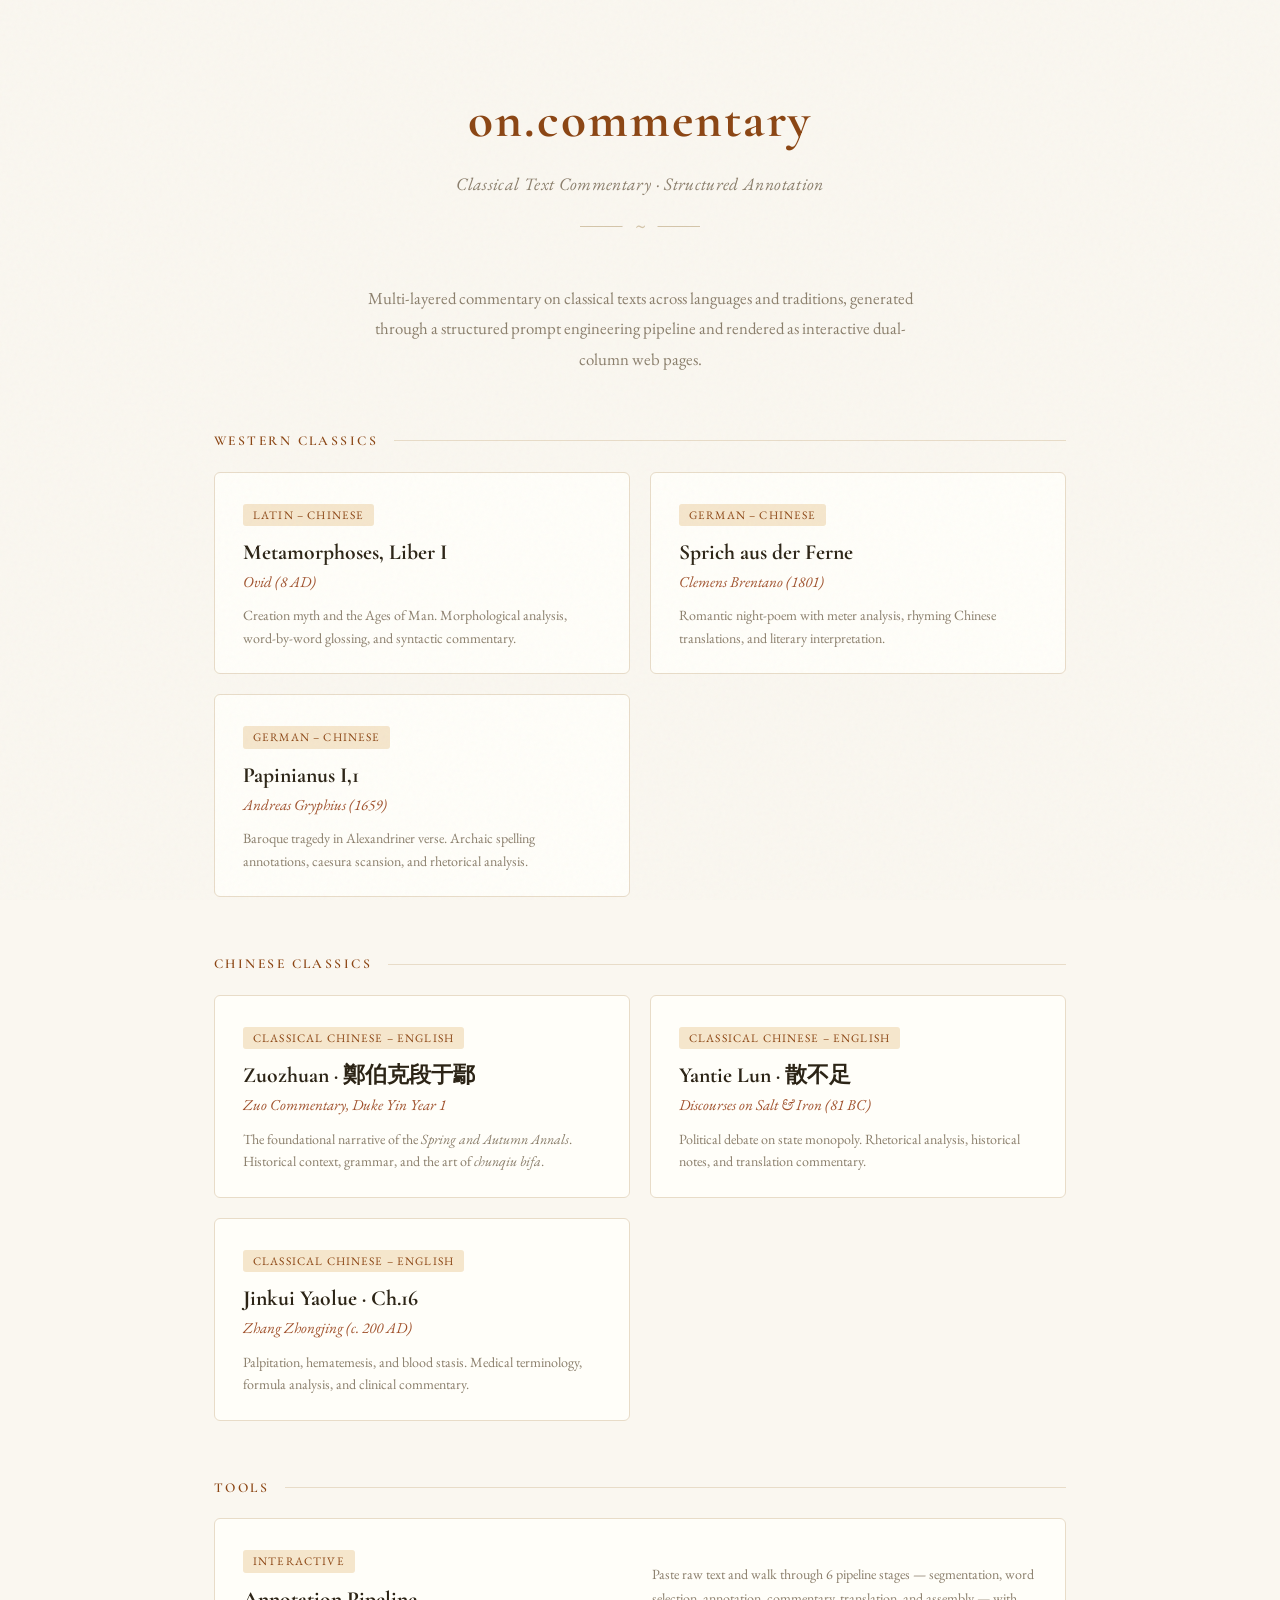
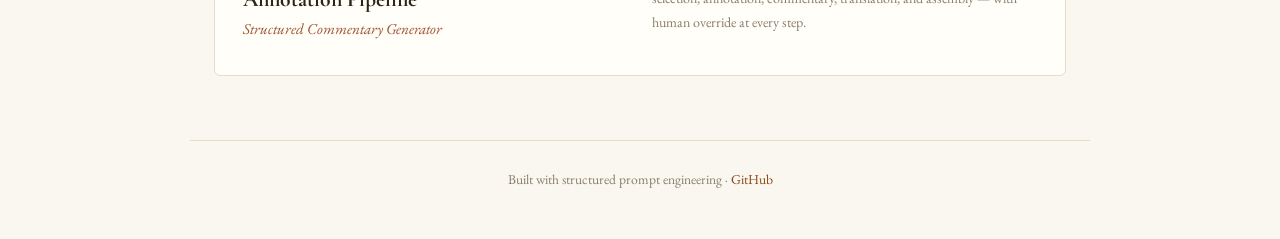
<file: index.html>
<!DOCTYPE html>
<html lang="en">
<head>
<meta charset="UTF-8">
<meta name="viewport" content="width=device-width, initial-scale=1.0">
<title>on.commentary — Classical Text Commentary</title>
<link rel="preconnect" href="https://fonts.googleapis.com">
<link rel="preconnect" href="https://fonts.gstatic.com" crossorigin>
<link href="https://fonts.googleapis.com/css2?family=Cormorant+Garamond:ital,wght@0,400;0,600;0,700;1,400;1,600&family=EB+Garamond:ital,wght@0,400;0,500;0,600;1,400;1,500&family=Noto+Serif+SC:wght@400;600&display=swap" rel="stylesheet">
<style>
:root {
  --bg: #FAF7F0;
  --bg-deep: #F3EDE0;
  --text: #2C2416;
  --text-muted: #8a7e6b;
  --accent: #8B4513;
  --accent-light: #A0522D;
  --border: #D4C5A9;
  --border-light: #E8DCC8;
  --card-bg: #FFFEF9;
  --highlight: #F5E6CC;
}

* { margin: 0; padding: 0; box-sizing: border-box; }

body {
  font-family: 'EB Garamond', 'Noto Serif SC', Georgia, serif;
  background: var(--bg);
  color: var(--text);
  line-height: 1.6;
  min-height: 100vh;
}

/* ── Decorative grain overlay ── */
body::before {
  content: '';
  position: fixed;
  inset: 0;
  background-image: url("data:image/svg+xml,%3Csvg viewBox='0 0 256 256' xmlns='http://www.w3.org/2000/svg'%3E%3Cfilter id='n'%3E%3CfeTurbulence type='fractalNoise' baseFrequency='0.9' numOctaves='4' stitchTiles='stitch'/%3E%3C/filter%3E%3Crect width='100%25' height='100%25' filter='url(%23n)' opacity='0.03'/%3E%3C/svg%3E");
  pointer-events: none;
  z-index: 999;
}

/* ── Header ── */
header {
  text-align: center;
  padding: 80px 24px 20px;
}

header h1 {
  font-family: 'Cormorant Garamond', serif;
  font-size: 3.2rem;
  font-weight: 700;
  color: var(--accent);
  letter-spacing: 0.04em;
}

header .subtitle {
  font-size: 1.1rem;
  color: var(--text-muted);
  margin-top: 8px;
  font-style: italic;
  letter-spacing: 0.02em;
}

/* ── Decorative rule ── */
.rule {
  width: 120px;
  height: 1px;
  background: var(--border);
  margin: 28px auto 0;
  position: relative;
}
.rule::before {
  content: '~';
  position: absolute;
  left: 50%;
  top: 50%;
  transform: translate(-50%, -50%);
  background: var(--bg);
  padding: 0 12px;
  color: var(--border);
  font-size: 1.4rem;
}

/* ── Intro ── */
.intro {
  max-width: 620px;
  margin: 36px auto 0;
  text-align: center;
  font-size: 1.05rem;
  color: var(--text-muted);
  line-height: 1.8;
  padding: 0 24px;
}

/* ── Section headers ── */
.section-label {
  max-width: 900px;
  margin: 56px auto 20px;
  padding: 0 24px;
  font-family: 'Cormorant Garamond', serif;
  font-size: 0.85rem;
  font-weight: 600;
  letter-spacing: 0.18em;
  text-transform: uppercase;
  color: var(--accent);
  display: flex;
  align-items: center;
  gap: 16px;
}
.section-label::after {
  content: '';
  flex: 1;
  height: 1px;
  background: var(--border-light);
}

/* ── Card grid ── */
.grid {
  max-width: 900px;
  margin: 0 auto;
  padding: 0 24px;
  display: grid;
  grid-template-columns: 1fr 1fr;
  gap: 20px;
}

.card {
  background: var(--card-bg);
  border: 1px solid var(--border-light);
  border-radius: 6px;
  padding: 28px 28px 24px;
  text-decoration: none;
  color: var(--text);
  transition: all 0.25s ease;
  position: relative;
  overflow: hidden;
}

.card:hover {
  border-color: var(--accent);
  box-shadow: 0 4px 20px rgba(139,69,19,0.08);
  transform: translateY(-2px);
}

.card::after {
  content: '';
  position: absolute;
  bottom: 0;
  left: 0;
  right: 0;
  height: 3px;
  background: var(--accent);
  transform: scaleX(0);
  transition: transform 0.3s ease;
}
.card:hover::after {
  transform: scaleX(1);
}

.card .lang-tag {
  display: inline-block;
  font-family: 'EB Garamond', serif;
  font-size: 0.72rem;
  letter-spacing: 0.1em;
  text-transform: uppercase;
  color: var(--accent);
  background: var(--highlight);
  padding: 2px 10px;
  border-radius: 3px;
  margin-bottom: 12px;
}

.card h2 {
  font-family: 'Cormorant Garamond', serif;
  font-size: 1.35rem;
  font-weight: 700;
  color: var(--text);
  line-height: 1.3;
  margin-bottom: 4px;
}

.card .author {
  font-size: 0.95rem;
  color: var(--accent-light);
  font-style: italic;
  margin-bottom: 10px;
}

.card .desc {
  font-size: 0.88rem;
  color: var(--text-muted);
  line-height: 1.6;
}

/* ── Tool card (full width) ── */
.card.tool-card {
  grid-column: 1 / -1;
  display: grid;
  grid-template-columns: 1fr 1fr;
  gap: 24px;
  align-items: center;
}

.card.tool-card .tool-desc {
  font-size: 0.88rem;
  color: var(--text-muted);
  line-height: 1.7;
}

/* ── Footer ── */
footer {
  max-width: 900px;
  margin: 64px auto 0;
  padding: 28px 24px 48px;
  border-top: 1px solid var(--border-light);
  text-align: center;
  font-size: 0.85rem;
  color: var(--text-muted);
}

footer a {
  color: var(--accent);
  text-decoration: none;
}
footer a:hover { text-decoration: underline; }

/* ── Responsive ── */
@media (max-width: 640px) {
  header { padding-top: 48px; }
  header h1 { font-size: 2.2rem; }
  .grid { grid-template-columns: 1fr; }
  .card.tool-card { grid-template-columns: 1fr; }
}
</style>
</head>
<body>

<header>
  <h1>on.commentary</h1>
  <p class="subtitle">Classical Text Commentary &middot; Structured Annotation</p>
  <div class="rule"></div>
</header>

<p class="intro">
  Multi-layered commentary on classical texts across languages and traditions,
  generated through a structured prompt engineering pipeline
  and rendered as interactive dual-column web pages.
</p>

<!-- ── Western Classics ── -->
<div class="section-label">Western Classics</div>
<div class="grid">

  <a class="card" href="ovid.html">
    <span class="lang-tag">Latin &ndash; Chinese</span>
    <h2>Metamorphoses, Liber I</h2>
    <p class="author">Ovid (8 AD)</p>
    <p class="desc">Creation myth and the Ages of Man. Morphological analysis, word-by-word glossing, and syntactic commentary.</p>
  </a>

  <a class="card" href="brentano.html">
    <span class="lang-tag">German &ndash; Chinese</span>
    <h2>Sprich aus der Ferne</h2>
    <p class="author">Clemens Brentano (1801)</p>
    <p class="desc">Romantic night-poem with meter analysis, rhyming Chinese translations, and literary interpretation.</p>
  </a>

  <a class="card" href="gryphius.html">
    <span class="lang-tag">German &ndash; Chinese</span>
    <h2>Papinianus I,1</h2>
    <p class="author">Andreas Gryphius (1659)</p>
    <p class="desc">Baroque tragedy in Alexandriner verse. Archaic spelling annotations, caesura scansion, and rhetorical analysis.</p>
  </a>

</div>

<!-- ── Chinese Classics ── -->
<div class="section-label">Chinese Classics</div>
<div class="grid">

  <a class="card" href="zuozhuan.html">
    <span class="lang-tag">Classical Chinese &ndash; English</span>
    <h2>Zuozhuan &middot; 鄭伯克段于鄢</h2>
    <p class="author">Zuo Commentary, Duke Yin Year 1</p>
    <p class="desc">The foundational narrative of the <i>Spring and Autumn Annals</i>. Historical context, grammar, and the art of <i>chunqiu bifa</i>.</p>
  </a>

  <a class="card" href="yantie.html">
    <span class="lang-tag">Classical Chinese &ndash; English</span>
    <h2>Yantie Lun &middot; 散不足</h2>
    <p class="author">Discourses on Salt &amp; Iron (81 BC)</p>
    <p class="desc">Political debate on state monopoly. Rhetorical analysis, historical notes, and translation commentary.</p>
  </a>

  <a class="card" href="jinkui.html">
    <span class="lang-tag">Classical Chinese &ndash; English</span>
    <h2>Jinkui Yaolue &middot; Ch.16</h2>
    <p class="author">Zhang Zhongjing (c. 200 AD)</p>
    <p class="desc">Palpitation, hematemesis, and blood stasis. Medical terminology, formula analysis, and clinical commentary.</p>
  </a>

</div>

<!-- ── Tools ── -->
<div class="section-label">Tools</div>
<div class="grid">

  <a class="card tool-card" href="annotator.html">
    <div>
      <span class="lang-tag">Interactive</span>
      <h2>Annotation Pipeline</h2>
      <p class="author">Structured Commentary Generator</p>
    </div>
    <p class="tool-desc">
      Paste raw text and walk through 6 pipeline stages &mdash;
      segmentation, word selection, annotation, commentary, translation, and assembly &mdash;
      with human override at every step.
    </p>
  </a>

</div>

<footer>
  <p>Built with structured prompt engineering &middot; <a href="https://github.com/chenzhan4321/latin-visualization">GitHub</a></p>
</footer>

</body>
</html>
</file>
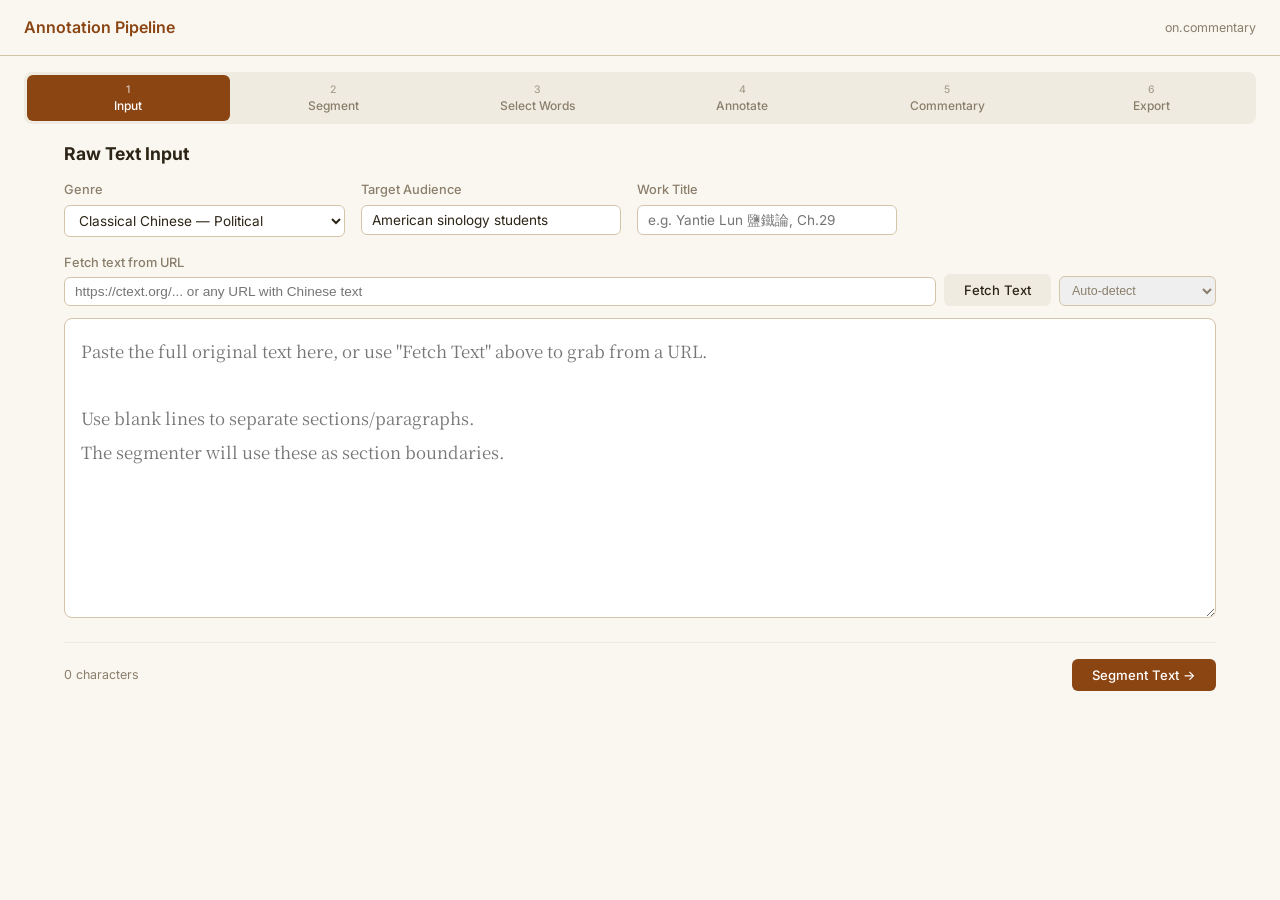
<file: annotator.html>
<!DOCTYPE html>
<html lang="en">
<head>
<meta charset="UTF-8">
<meta name="viewport" content="width=device-width, initial-scale=1.0">
<title>Annotation Pipeline — on.commentary</title>
<link rel="preconnect" href="https://fonts.googleapis.com">
<link rel="preconnect" href="https://fonts.gstatic.com" crossorigin>
<link href="https://fonts.googleapis.com/css2?family=Inter:wght@400;500;600;700&family=Noto+Serif+TC:wght@400;600;700&display=swap" rel="stylesheet">
<style>
:root {
  --bg: #FAF7F0;
  --text: #2C2416;
  --accent: #8B4513;
  --highlight: #F5E6CC;
  --border: #D4C5A9;
  --panel-bg: #FFFEF9;
  --font-zh: 'Noto Serif TC', 'Songti SC', serif;
  --font-ui: 'Inter', -apple-system, sans-serif;
  --w-noun: #2E5090;
  --w-verb: #8B2500;
  --w-adj: #006400;
  --w-adv: #6A4C93;
  --w-prep: #7B6840;
  --w-part: #996633;
  --w-proper: #4682B4;
  --w-medical: #B22222;
}
* { margin: 0; padding: 0; box-sizing: border-box; }
body {
  font-family: var(--font-ui);
  background: var(--bg);
  color: var(--text);
  line-height: 1.6;
}

/* ── Header ─────────────────────────────────────────── */
header {
  position: sticky; top: 0; z-index: 100;
  background: rgba(250,247,240,0.92);
  backdrop-filter: blur(12px);
  border-bottom: 1px solid var(--border);
  padding: 0 24px;
  height: 56px;
  display: flex; align-items: center; justify-content: space-between;
}
header h1 { font-size: 1rem; font-weight: 600; color: var(--accent); }
header .meta { font-size: 0.78rem; color: #8a7e6b; }

/* ── Pipeline Steps ─────────────────────────────────── */
.pipeline-nav {
  display: flex; gap: 2px;
  background: #f0ebe0; border-radius: 8px; padding: 3px;
  margin: 16px 24px 0;
}
.step-btn {
  flex: 1;
  padding: 8px 4px;
  border: none; border-radius: 6px;
  background: transparent;
  font-family: var(--font-ui);
  font-size: 0.75rem; font-weight: 500;
  color: #8a7e6b;
  cursor: pointer;
  transition: all 0.15s;
  text-align: center;
}
.step-btn:hover { background: #e8e0d0; color: var(--text); }
.step-btn.active { background: var(--accent); color: white; }
.step-btn .step-num {
  display: block; font-size: 0.65rem; opacity: 0.7; margin-bottom: 2px;
}

/* ── Main Layout ────────────────────────────────────── */
main { max-width: 1200px; margin: 0 auto; padding: 16px 24px 100px; }

.step-panel { display: none; }
.step-panel.active { display: block; }

/* ── Step 1: Input ──────────────────────────────────── */
.config-row {
  display: flex; gap: 16px; margin-bottom: 16px; flex-wrap: wrap;
}
.config-row label {
  font-size: 0.8rem; font-weight: 500; color: #8a7e6b;
  display: flex; flex-direction: column; gap: 4px;
}
.config-row select, .config-row input {
  padding: 6px 10px; border: 1px solid var(--border); border-radius: 6px;
  font-family: var(--font-ui); font-size: 0.85rem;
  background: white; color: var(--text);
}
textarea {
  width: 100%; min-height: 300px;
  padding: 16px; border: 1px solid var(--border); border-radius: 8px;
  font-family: var(--font-zh); font-size: 1.05rem; line-height: 2;
  background: white; color: var(--text);
  resize: vertical;
}
textarea.code {
  font-family: 'SF Mono', 'Fira Code', monospace;
  font-size: 0.82rem; line-height: 1.5;
  min-height: 200px;
}

/* ── Step 2: Segmentation ───────────────────────────── */
.section-card {
  background: white; border: 1px solid var(--border); border-radius: 8px;
  padding: 16px; margin-bottom: 12px;
}
.section-card .section-header {
  display: flex; align-items: center; gap: 12px; margin-bottom: 8px;
}
.section-card .section-id {
  background: var(--accent); color: white;
  width: 28px; height: 28px; border-radius: 50%;
  display: flex; align-items: center; justify-content: center;
  font-size: 0.75rem; font-weight: 700; flex-shrink: 0;
}
.section-card input.section-title {
  flex: 1; padding: 4px 8px; border: 1px solid var(--border);
  border-radius: 4px; font-size: 0.85rem;
}
.section-card .section-text {
  font-family: var(--font-zh); font-size: 1rem;
  line-height: 2; color: var(--text);
  padding: 8px 0;
  border-top: 1px solid #f0ebe0;
}
.section-card .section-actions {
  display: flex; gap: 8px; margin-top: 8px;
}

/* ── Step 3: Word Selection ─────────────────────────── */
.word-selector {
  background: white; border: 1px solid var(--border); border-radius: 8px;
  padding: 20px; margin-bottom: 16px;
}
.word-selector .section-label {
  font-size: 0.8rem; font-weight: 600; color: var(--accent);
  margin-bottom: 8px;
}
.char-grid {
  font-family: var(--font-zh);
  font-size: 1.2rem; line-height: 2.4;
  letter-spacing: 0.1em;
}
.char-grid .char {
  cursor: pointer;
  padding: 2px 1px;
  border-radius: 3px;
  transition: all 0.1s;
  display: inline;
}
.char-grid .char:hover { background: #f0ebe0; }
.char-grid .char.selected {
  background: var(--accent); color: white; border-radius: 3px;
}
.char-grid .char.punct { cursor: default; color: #999; }

.selected-words {
  margin-top: 16px; padding-top: 12px; border-top: 1px solid #f0ebe0;
}
.selected-words h4 {
  font-size: 0.8rem; color: #8a7e6b; margin-bottom: 8px;
}
.word-chip {
  display: inline-flex; align-items: center; gap: 4px;
  padding: 4px 10px; margin: 3px 4px 3px 0;
  background: var(--highlight); border: 1px solid var(--border);
  border-radius: 16px; font-size: 0.85rem; cursor: pointer;
}
.word-chip .remove {
  font-size: 0.7rem; color: #999; cursor: pointer;
  width: 16px; height: 16px; border-radius: 50%;
  display: flex; align-items: center; justify-content: center;
}
.word-chip .remove:hover { background: #ddd; color: #666; }

/* ── Step 4: Word Annotation ────────────────────────── */
.annotation-form {
  background: white; border: 1px solid var(--border); border-radius: 8px;
  padding: 16px; margin-bottom: 12px;
}
.annotation-form .form-word {
  font-family: var(--font-zh); font-size: 1.3rem; font-weight: 700;
  color: var(--accent); margin-bottom: 12px;
}
.form-grid {
  display: grid; grid-template-columns: 1fr 1fr; gap: 10px;
}
.form-group {
  display: flex; flex-direction: column; gap: 3px;
}
.form-group.full { grid-column: 1 / -1; }
.form-group label {
  font-size: 0.72rem; font-weight: 600; color: #8a7e6b; text-transform: uppercase;
}
.form-group input, .form-group select, .form-group textarea {
  padding: 6px 8px; border: 1px solid var(--border); border-radius: 4px;
  font-size: 0.85rem; font-family: var(--font-ui);
  min-height: auto;
}
.form-group textarea { min-height: 60px; font-size: 0.82rem; line-height: 1.5; }
.form-group .char-count {
  font-size: 0.65rem; color: #aaa; text-align: right;
}
.form-group .char-count.over { color: #c00; font-weight: 600; }
.validation-badge {
  font-size: 0.7rem; padding: 2px 8px; border-radius: 10px;
  display: inline-block; margin-left: 8px;
}
.validation-badge.ok { background: #d4edda; color: #155724; }
.validation-badge.err { background: #f8d7da; color: #721c24; }

/* ── Step 5: Commentary ─────────────────────────────── */
.commentary-editor {
  background: white; border: 1px solid var(--border); border-radius: 8px;
  padding: 16px; margin-bottom: 12px;
}
.commentary-tabs {
  display: flex; gap: 2px; margin-bottom: 12px;
  background: #f0ebe0; border-radius: 6px; padding: 2px;
}
.c-tab-btn {
  padding: 6px 12px; border: none; border-radius: 4px;
  background: transparent; font-family: var(--font-ui);
  font-size: 0.75rem; font-weight: 500; color: #8a7e6b;
  cursor: pointer; transition: all 0.15s;
}
.c-tab-btn:hover { background: #e8e0d0; color: var(--text); }
.c-tab-btn.active { background: var(--accent); color: white; }
.c-tab-content { display: none; }
.c-tab-content.active { display: block; }
.c-tab-content textarea {
  min-height: 200px; font-size: 0.85rem; line-height: 1.6;
}

/* ── Step 6: Export ──────────────────────────────────── */
.export-preview {
  background: #1e1e1e; color: #d4d4d4;
  border-radius: 8px; padding: 16px;
  font-family: 'SF Mono', 'Fira Code', monospace;
  font-size: 0.78rem; line-height: 1.5;
  max-height: 600px; overflow: auto;
  white-space: pre-wrap; word-break: break-all;
}
.export-preview .key { color: #9cdcfe; }
.export-preview .str { color: #ce9178; }
.export-preview .num { color: #b5cea8; }

/* ── Buttons ────────────────────────────────────────── */
.btn {
  padding: 8px 20px; border: none; border-radius: 6px;
  font-family: var(--font-ui); font-size: 0.82rem; font-weight: 500;
  cursor: pointer; transition: all 0.15s;
}
.btn-primary { background: var(--accent); color: white; }
.btn-primary:hover { background: #6d3710; }
.btn-secondary { background: #f0ebe0; color: var(--text); }
.btn-secondary:hover { background: #e0d8c8; }
.btn-danger { background: #dc3545; color: white; }
.btn-danger:hover { background: #b02a37; }
.btn-sm { padding: 4px 12px; font-size: 0.75rem; }
.btn + .btn { margin-left: 8px; }

.actions-bar {
  display: flex; justify-content: space-between; align-items: center;
  margin-top: 16px; padding-top: 16px; border-top: 1px solid #f0ebe0;
}

/* ── Section Switcher (Steps 3-5) ───────────────────── */
.section-switcher {
  display: flex; gap: 4px; margin-bottom: 16px;
  flex-wrap: wrap;
}
.section-switcher .s-btn {
  width: 32px; height: 32px;
  border: 1px solid var(--border); border-radius: 6px;
  background: white; font-size: 0.75rem; font-weight: 600;
  cursor: pointer; transition: all 0.15s;
  display: flex; align-items: center; justify-content: center;
}
.section-switcher .s-btn:hover { background: #f0ebe0; }
.section-switcher .s-btn.active { background: var(--accent); color: white; border-color: var(--accent); }
.section-switcher .s-btn.done { background: #d4edda; border-color: #a3d9a5; }

/* ── LLM Assist ─────────────────────────────────────── */
.llm-assist {
  background: #f8f5ee; border: 1px dashed var(--border);
  border-radius: 8px; padding: 12px 16px; margin-top: 12px;
}
.llm-assist summary {
  font-size: 0.8rem; font-weight: 600; color: var(--accent);
  cursor: pointer; list-style: none;
}
.llm-assist summary::before { content: '🤖 '; }
.llm-assist .prompt-box {
  margin-top: 8px; background: white; border: 1px solid var(--border);
  border-radius: 6px; padding: 10px;
  font-family: 'SF Mono', 'Fira Code', monospace;
  font-size: 0.75rem; line-height: 1.5;
  max-height: 300px; overflow: auto;
  white-space: pre-wrap;
}
.llm-assist .paste-area {
  margin-top: 8px;
}

/* ── Toast ──────────────────────────────────────────── */
.toast {
  position: fixed; bottom: 24px; right: 24px; z-index: 999;
  padding: 10px 20px; border-radius: 8px;
  font-size: 0.82rem; font-weight: 500;
  background: #333; color: white;
  transform: translateY(80px); opacity: 0;
  transition: all 0.3s ease;
}
.toast.show { transform: translateY(0); opacity: 1; }
.toast.success { background: #155724; }
.toast.error { background: #721c24; }

/* ── Responsive ─────────────────────────────────────── */
@media (max-width: 768px) {
  .pipeline-nav { overflow-x: auto; }
  .form-grid { grid-template-columns: 1fr; }
  .config-row { flex-direction: column; }
}
</style>
</head>
<body>

<header>
  <h1>Annotation Pipeline</h1>
  <span class="meta">on.commentary</span>
</header>

<nav class="pipeline-nav" id="pipelineNav">
  <button class="step-btn active" data-step="1">
    <span class="step-num">1</span>Input
  </button>
  <button class="step-btn" data-step="2">
    <span class="step-num">2</span>Segment
  </button>
  <button class="step-btn" data-step="3">
    <span class="step-num">3</span>Select Words
  </button>
  <button class="step-btn" data-step="4">
    <span class="step-num">4</span>Annotate
  </button>
  <button class="step-btn" data-step="5">
    <span class="step-num">5</span>Commentary
  </button>
  <button class="step-btn" data-step="6">
    <span class="step-num">6</span>Export
  </button>
</nav>

<main>

<!-- ═══════════════════════════════════════════════════════
     STEP 1: Input
     ═══════════════════════════════════════════════════════ -->
<div class="step-panel active" id="step-1">
  <h2 style="font-size:1.1rem; margin-bottom:12px;">Raw Text Input</h2>

  <div class="config-row">
    <label>
      Genre
      <select id="cfgGenre" onchange="onGenreChange()">
        <option value="classical-chinese-political">Classical Chinese — Political</option>
        <option value="classical-chinese-history">Classical Chinese — History</option>
        <option value="classical-chinese-tcm">Classical Chinese — TCM</option>
        <option value="classical-chinese-philosophy">Classical Chinese — Philosophy</option>
        <option value="classical-chinese-literary">Classical Chinese — Literary / Poetry</option>
        <option value="classical-chinese-military">Classical Chinese — Military</option>
        <option value="german-poetry">German Poetry</option>
        <option value="latin-poetry">Latin Poetry</option>
        <option value="other">Other (custom tabs)</option>
      </select>
      <div id="customTabsRow" style="display:none; margin-top:6px;">
        <label style="font-size:0.8rem; font-weight:500; color:#8a7e6b;">
          Custom tabs (comma-separated)
          <input type="text" id="cfgCustomTabs" value="grammar, context, notes, translation"
                 placeholder="grammar, context, notes, ..." style="width:360px;"
                 oninput="updateCustomTabs()">
        </label>
      </div>
    </label>
    <label>
      Target Audience
      <input type="text" id="cfgAudience" value="American sinology students" style="width:260px;">
    </label>
    <label>
      Work Title
      <input type="text" id="cfgTitle" placeholder="e.g. Yantie Lun 鹽鐵論, Ch.29" style="width:260px;">
    </label>
  </div>

  <div class="fetch-row" style="display:flex; gap:8px; align-items:flex-end; margin-bottom:12px;">
    <label style="flex:1; font-size:0.8rem; font-weight:500; color:#8a7e6b; display:flex; flex-direction:column; gap:4px;">
      Fetch text from URL
      <input type="text" id="fetchUrl" placeholder="https://ctext.org/... or any URL with Chinese text" style="width:100%; padding:6px 10px; border:1px solid var(--border); border-radius:6px; font-size:0.85rem;">
    </label>
    <button class="btn btn-secondary" onclick="fetchText()" id="fetchBtn" style="white-space:nowrap;">
      Fetch Text
    </button>
    <select id="fetchMode" style="padding:6px 8px; border:1px solid var(--border); border-radius:6px; font-size:0.78rem; color:#8a7e6b;">
      <option value="auto">Auto-detect</option>
      <option value="ctext">ctext.org</option>
      <option value="wikisource">Wikisource</option>
      <option value="generic">Generic (all CJK text)</option>
    </select>
  </div>
  <div id="fetchStatus" style="font-size:0.78rem; color:#8a7e6b; margin-bottom:8px; display:none;"></div>

  <textarea id="rawText" placeholder="Paste the full original text here, or use &quot;Fetch Text&quot; above to grab from a URL.&#10;&#10;Use blank lines to separate sections/paragraphs.&#10;The segmenter will use these as section boundaries."></textarea>

  <div class="actions-bar">
    <span style="font-size:0.78rem; color:#8a7e6b;" id="charCount">0 characters</span>
    <button class="btn btn-primary" onclick="runSegmentation()">Segment Text &rarr;</button>
  </div>
</div>

<!-- ═══════════════════════════════════════════════════════
     STEP 2: Segmentation
     ═══════════════════════════════════════════════════════ -->
<div class="step-panel" id="step-2">
  <h2 style="font-size:1.1rem; margin-bottom:4px;">Segmentation</h2>
  <p style="font-size:0.78rem; color:#8a7e6b; margin-bottom:12px;">
    Review section boundaries and titles. Click "Split" to break a section, "Merge" to join with the next.
  </p>
  <div id="sectionCards"></div>
  <div class="actions-bar">
    <button class="btn btn-secondary" onclick="goStep(1)">&larr; Back</button>
    <button class="btn btn-primary" onclick="goStep(3)">Select Words &rarr;</button>
  </div>
</div>

<!-- ═══════════════════════════════════════════════════════
     STEP 3: Word Selection
     ═══════════════════════════════════════════════════════ -->
<div class="step-panel" id="step-3">
  <h2 style="font-size:1.1rem; margin-bottom:4px;">Word Selection</h2>
  <p style="font-size:0.78rem; color:#8a7e6b; margin-bottom:12px;">
    Click characters to select words for annotation. Click again to deselect. Drag to select multi-character words.
  </p>
  <div class="section-switcher" id="wordSelSections"></div>
  <div id="wordSelArea"></div>

  <details class="llm-assist">
    <summary>LLM Assist: Generate word selection prompt</summary>
    <div class="prompt-box" id="wordSelPrompt"></div>
    <div class="paste-area">
      <p style="font-size:0.75rem; color:#8a7e6b; margin:8px 0 4px;">Paste LLM JSON output:</p>
      <textarea class="code" id="wordSelPaste" placeholder='[{"form":"賢良","reason":"...","priority":"high"}, ...]' style="min-height:100px;"></textarea>
      <button class="btn btn-sm btn-secondary" onclick="importWordSelection()" style="margin-top:6px;">Import</button>
    </div>
  </details>

  <div class="actions-bar">
    <button class="btn btn-secondary" onclick="goStep(2)">&larr; Back</button>
    <button class="btn btn-primary" onclick="goStep(4)">Annotate Words &rarr;</button>
  </div>
</div>

<!-- ═══════════════════════════════════════════════════════
     STEP 4: Word Annotation
     ═══════════════════════════════════════════════════════ -->
<div class="step-panel" id="step-4">
  <h2 style="font-size:1.1rem; margin-bottom:4px;">Word Annotation</h2>
  <p style="font-size:0.78rem; color:#8a7e6b; margin-bottom:12px;">
    Fill in structured annotations for each selected word.
  </p>
  <div class="section-switcher" id="annotSections"></div>
  <div id="annotArea"></div>

  <details class="llm-assist">
    <summary>LLM Assist: Generate annotation prompt</summary>
    <div class="prompt-box" id="annotPrompt"></div>
    <div class="paste-area">
      <p style="font-size:0.75rem; color:#8a7e6b; margin:8px 0 4px;">Paste LLM JSON output:</p>
      <textarea class="code" id="annotPaste" placeholder='[{"form":"賢良","pinyin":"xiánliáng","pos":"noun","cls":"w-noun","info":"...","gloss":"..."}, ...]' style="min-height:100px;"></textarea>
      <button class="btn btn-sm btn-secondary" onclick="importAnnotations()" style="margin-top:6px;">Import</button>
    </div>
  </details>

  <div class="actions-bar">
    <button class="btn btn-secondary" onclick="goStep(3)">&larr; Back</button>
    <button class="btn btn-primary" onclick="goStep(5)">Commentary &rarr;</button>
  </div>
</div>

<!-- ═══════════════════════════════════════════════════════
     STEP 5: Commentary + Translation
     ═══════════════════════════════════════════════════════ -->
<div class="step-panel" id="step-5">
  <h2 style="font-size:1.1rem; margin-bottom:4px;">Commentary &amp; Translation</h2>
  <p style="font-size:0.78rem; color:#8a7e6b; margin-bottom:12px;">
    Write or paste HTML commentary for each tab, and the English translation.
  </p>
  <div class="section-switcher" id="commSections"></div>
  <div id="commArea"></div>

  <details class="llm-assist">
    <summary>LLM Assist: Generate commentary prompt</summary>
    <div class="prompt-box" id="commPrompt"></div>
    <div class="paste-area">
      <p style="font-size:0.75rem; color:#8a7e6b; margin:8px 0 4px;">Paste LLM JSON output:</p>
      <textarea class="code" id="commPaste" placeholder='{"grammar":"<p>...","context":"<p>...","en":[{"text":"..."}]}' style="min-height:100px;"></textarea>
      <button class="btn btn-sm btn-secondary" onclick="importCommentary()" style="margin-top:6px;">Import</button>
    </div>
  </details>

  <div class="actions-bar">
    <button class="btn btn-secondary" onclick="goStep(4)">&larr; Back</button>
    <button class="btn btn-primary" onclick="goStep(6)">Export &rarr;</button>
  </div>
</div>

<!-- ═══════════════════════════════════════════════════════
     STEP 6: Export
     ═══════════════════════════════════════════════════════ -->
<div class="step-panel" id="step-6">
  <h2 style="font-size:1.1rem; margin-bottom:4px;">Export</h2>
  <p style="font-size:0.78rem; color:#8a7e6b; margin-bottom:12px;">
    Review and download the final JS data file.
  </p>
  <div style="margin-bottom:12px;">
    <button class="btn btn-primary" onclick="generateExport()">Generate JS</button>
    <button class="btn btn-secondary" onclick="validateExport()">Validate</button>
    <button class="btn btn-secondary" onclick="copyExport()">Copy to Clipboard</button>
    <button class="btn btn-secondary" onclick="downloadExport()">Download .js</button>
  </div>
  <div id="validationResult" style="margin-bottom:12px;"></div>
  <div class="export-preview" id="exportPreview">
    Click "Generate JS" to preview the output.
  </div>
  <div class="actions-bar">
    <button class="btn btn-secondary" onclick="goStep(5)">&larr; Back</button>
    <span></span>
  </div>
</div>

</main>

<div class="toast" id="toast"></div>

<script>
// ════════════════════════════════════════════════════════
// State
// ════════════════════════════════════════════════════════
const state = {
  genre: 'classical-chinese-political',
  audience: 'American sinology students',
  title: '',
  sections: [],        // [{id, title, text, lines}]
  selectedWords: {},   // sectionId -> [{form, start, end}]
  annotations: {},     // sectionId -> [{form, pinyin, pos, cls, info, gloss}]
  commentary: {},      // sectionId -> {grammar, context, ...}
  translations: {},    // sectionId -> [{text, indent}]
  currentSection: 1,
};

const TABS_BY_GENRE = {
  'classical-chinese-political': ['grammar', 'context', 'rhetoric', 'notes', 'translation'],
  'classical-chinese-history':   ['grammar', 'context', 'commentary', 'narrative', 'springAutumn'],
  'classical-chinese-tcm':       ['grammar', 'medicine', 'commentary', 'formula', 'clinical'],
  'classical-chinese-philosophy':['grammar', 'context', 'interpretation', 'commentary', 'translation'],
  'classical-chinese-literary':  ['grammar', 'context', 'rhetoric', 'imagery', 'translation'],
  'classical-chinese-military':  ['grammar', 'context', 'strategy', 'commentary', 'translation'],
  'german-poetry':               ['grammar', 'meaning', 'interpretation', 'translationNote', 'altTranslation', 'meter'],
  'latin-poetry':                ['grammar', 'context', 'rhetoric'],
  'other':                       ['grammar', 'context', 'notes', 'translation'],
};

function onGenreChange() {
  const genre = document.getElementById('cfgGenre').value;
  document.getElementById('customTabsRow').style.display = genre === 'other' ? 'block' : 'none';
  state.genre = genre;
}

function updateCustomTabs() {
  const raw = document.getElementById('cfgCustomTabs').value;
  const tabs = raw.split(',').map(t => t.trim()).filter(t => t && /^[a-zA-Z]+$/.test(t));
  if (tabs.length > 0) {
    TABS_BY_GENRE['other'] = tabs;
  }
}

const POS_OPTIONS = [
  {value: 'noun', label: 'noun'},
  {value: 'verb', label: 'verb'},
  {value: 'adj', label: 'adjective'},
  {value: 'adv', label: 'adverb'},
  {value: 'prep', label: 'preposition'},
  {value: 'part', label: 'particle'},
  {value: 'proper', label: 'proper noun'},
  {value: 'medical', label: 'medical term'},
];

const POS_TO_CLS = {
  noun:'w-noun', verb:'w-verb', adj:'w-adj', adv:'w-adv',
  prep:'w-prep', part:'w-part', proper:'w-proper', medical:'w-medical'
};

// ════════════════════════════════════════════════════════
// Navigation
// ════════════════════════════════════════════════════════
function goStep(n) {
  document.querySelectorAll('.step-panel').forEach(p => p.classList.remove('active'));
  document.querySelectorAll('.step-btn').forEach(b => b.classList.remove('active'));
  document.getElementById('step-' + n).classList.add('active');
  document.querySelector(`.step-btn[data-step="${n}"]`).classList.add('active');

  // Refresh the step's content
  if (n === 3) renderWordSelection();
  if (n === 4) renderAnnotationForms();
  if (n === 5) renderCommentaryEditor();
  if (n === 6) generateExport();
}

document.querySelectorAll('.step-btn').forEach(btn => {
  btn.addEventListener('click', () => goStep(parseInt(btn.dataset.step)));
});

// Character count for raw text
document.getElementById('rawText').addEventListener('input', e => {
  document.getElementById('charCount').textContent = e.target.value.length + ' characters';
});

// ════════════════════════════════════════════════════════
// Text Fetching
// ════════════════════════════════════════════════════════
const CORS_PROXIES = [
  url => `https://api.allorigins.win/raw?url=${encodeURIComponent(url)}`,
  url => `https://corsproxy.io/?${encodeURIComponent(url)}`,
];

async function fetchText() {
  const url = document.getElementById('fetchUrl').value.trim();
  if (!url) { toast('Please enter a URL', 'error'); return; }

  const mode = document.getElementById('fetchMode').value;
  const btn = document.getElementById('fetchBtn');
  const status = document.getElementById('fetchStatus');

  btn.disabled = true;
  btn.textContent = 'Fetching...';
  status.style.display = 'block';
  status.textContent = 'Connecting...';

  try {
    let html = null;

    // Try direct fetch first (works for CORS-enabled sites)
    try {
      status.textContent = 'Trying direct fetch...';
      const resp = await fetch(url, { signal: AbortSignal.timeout(8000) });
      if (resp.ok) html = await resp.text();
    } catch(e) {}

    // Try CORS proxies
    if (!html) {
      for (const proxy of CORS_PROXIES) {
        try {
          status.textContent = 'Trying proxy...';
          const resp = await fetch(proxy(url), { signal: AbortSignal.timeout(12000) });
          if (resp.ok) { html = await resp.text(); break; }
        } catch(e) {}
      }
    }

    if (!html) {
      throw new Error('Could not fetch URL. Try opening it in your browser, selecting the text, and pasting here.');
    }

    status.textContent = 'Parsing...';

    // Detect site and parse accordingly
    const detectedMode = mode === 'auto' ? detectSite(url) : mode;
    const result = parseHTML(html, detectedMode, url);

    if (!result.text) {
      throw new Error('No text extracted. Try switching the mode or paste manually.');
    }

    // Fill in the textarea
    document.getElementById('rawText').value = result.text;
    document.getElementById('charCount').textContent = result.text.length + ' characters';

    // Auto-fill title if empty
    if (result.title && !document.getElementById('cfgTitle').value) {
      document.getElementById('cfgTitle').value = result.title;
    }

    status.innerHTML = `Extracted <b>${result.text.length}</b> characters` +
      (result.sections ? `, <b>${result.sections}</b> sections` : '') +
      ` (mode: ${detectedMode})`;
    toast('Text fetched successfully', 'success');

  } catch(e) {
    status.textContent = 'Error: ' + e.message;
    toast(e.message, 'error');
  } finally {
    btn.disabled = false;
    btn.textContent = 'Fetch Text';
  }
}

function detectSite(url) {
  if (/ctext\.org/i.test(url)) return 'ctext';
  if (/wikisource\.org/i.test(url)) return 'wikisource';
  if (/guoxue|zhonghuadiancang|sou-yun/i.test(url)) return 'generic';
  return 'generic';
}

function parseHTML(html, mode, url) {
  const parser = new DOMParser();
  const doc = parser.parseFromString(html, 'text/html');

  // Get page title
  let title = doc.querySelector('title')?.textContent?.trim() || '';

  if (mode === 'ctext') return parseCtext(doc, title);
  if (mode === 'wikisource') return parseWikisource(doc, title);
  return parseGeneric(doc, title);
}

function parseCtext(doc, title) {
  // ctext.org: Chinese text lives in <td class="ctext"> elements
  // Each paragraph is a row in a table
  const lines = [];

  // Method 1: Look for td.ctext (main text cells)
  const ctextCells = doc.querySelectorAll('td.ctext');
  if (ctextCells.length > 0) {
    ctextCells.forEach(td => {
      // Get only Chinese text, skip English translations
      const text = td.textContent.trim();
      if (text && /[\u4e00-\u9fff]/.test(text)) {
        lines.push(text);
      }
    });
  }

  // Method 2: If no td.ctext, look for div#content
  if (lines.length === 0) {
    const content = doc.querySelector('#content2, #content3, .text');
    if (content) {
      // Walk through child nodes, collect Chinese text
      content.querySelectorAll('tr').forEach(tr => {
        const tds = tr.querySelectorAll('td');
        tds.forEach(td => {
          const cls = td.className || '';
          // Skip English columns (usually have 'etext' class)
          if (cls.includes('etext') || cls.includes('english')) return;
          const text = td.textContent.trim();
          if (text && /[\u4e00-\u9fff]/.test(text) && text.length > 1) {
            lines.push(text);
          }
        });
      });
    }
  }

  // Method 3: Brute force — find all runs of Chinese text
  if (lines.length === 0) {
    const allText = doc.body?.textContent || '';
    const matches = allText.match(/[「」『』（）\u3000-\u303f\u4e00-\u9fff\uf900-\ufaff，。、；：！？]{4,}/g);
    if (matches) lines.push(...matches);
  }

  // Group consecutive lines into paragraphs (blank-line separated)
  const text = lines.join('\n');

  // Clean up title
  title = title.replace(/\s*[-–—|].*$/, '').replace(/Chinese Text Project/i, '').trim();

  return { text, title, sections: lines.length };
}

function parseWikisource(doc, title) {
  const stanzas = [];
  const content = doc.querySelector('.mw-parser-output') || doc.querySelector('#mw-content-text');
  if (!content) {
    return { text: '', title, sections: 0 };
  }

  // Method 1: Wikisource poem structure (ws-poem-stanza > ws-poem-line)
  const poemDiv = content.querySelector('.ws-poem');
  if (poemDiv) {
    poemDiv.querySelectorAll('.ws-poem-stanza').forEach(stanza => {
      const lines = [];
      stanza.querySelectorAll('.ws-poem-line').forEach(line => {
        const text = line.textContent.trim();
        if (text) lines.push(text);
      });
      if (lines.length > 0) stanzas.push(lines.join('\n'));
    });
  }

  // Method 2: Classic poem div structure
  if (stanzas.length === 0) {
    content.querySelectorAll('div.poem p, .stanza, .verse').forEach(el => {
      const text = el.textContent.trim();
      if (text) stanzas.push(text);
    });
  }

  // Method 3: Regular paragraphs (prose texts, CJK or otherwise)
  if (stanzas.length === 0) {
    content.querySelectorAll('p').forEach(p => {
      // Skip tiny paragraphs (navigation, metadata)
      const text = p.textContent.trim();
      if (text.length > 10 && !p.closest('.ws-noexport, .noprint, .mw-editsection')) {
        stanzas.push(text);
      }
    });
  }

  title = title.replace(/\s*[-–—|].*(Wikisource|free online library).*$/i, '').trim();
  return { text: stanzas.join('\n\n'), title, sections: stanzas.length };
}

function parseGeneric(doc, title) {
  const lines = [];

  // Try common content containers first
  const containers = doc.querySelectorAll('article, main, .content, .text, .article-body, #content, .entry-content, .mw-parser-output');
  const scope = containers.length > 0 ? containers[0] : doc.body;

  if (!scope) return { text: '', title, sections: 0 };

  // Check if this looks like a CJK text
  const fullText = scope.textContent || '';
  const cjkTotal = (fullText.match(/[\u4e00-\u9fff]/g) || []).length;
  const isCJK = cjkTotal > 20;

  // Collect paragraphs
  scope.querySelectorAll('p, h2, h3, h4, li, td, dd, blockquote, .ws-poem-stanza').forEach(el => {
    // Skip navigation, metadata, edit sections
    if (el.closest('.noprint, .ws-noexport, .mw-editsection, nav, footer, header, .sidebar')) return;

    const text = el.textContent.trim();
    if (!text || text.length < 5) return;

    if (isCJK) {
      // CJK mode: keep elements with substantial CJK content
      const cjkCount = (text.match(/[\u4e00-\u9fff]/g) || []).length;
      if (cjkCount > 3 && cjkCount / text.length > 0.3) {
        lines.push(text);
      }
    } else {
      // Non-CJK mode: keep substantial text paragraphs
      if (text.length > 15) {
        lines.push(text);
      }
    }
  });

  // Deduplicate (nested elements can cause repeats)
  const seen = new Set();
  const unique = lines.filter(l => {
    // Also skip if this line is a substring of an already-added longer line
    if (seen.has(l)) return false;
    for (const prev of seen) {
      if (prev.includes(l) && prev.length > l.length + 10) return false;
    }
    seen.add(l);
    return true;
  });

  return { text: unique.join('\n\n'), title, sections: unique.length };
}

// ════════════════════════════════════════════════════════
// Step 1 → 2: Segmentation
// ════════════════════════════════════════════════════════
function runSegmentation() {
  const raw = document.getElementById('rawText').value.trim();
  if (!raw) { toast('Please paste text first', 'error'); return; }

  state.genre = document.getElementById('cfgGenre').value;
  state.audience = document.getElementById('cfgAudience').value;
  state.title = document.getElementById('cfgTitle').value;

  // Split by blank lines
  const blocks = raw.split(/\n\s*\n/).filter(b => b.trim());

  state.sections = blocks.map((block, i) => ({
    id: i + 1,
    title: '',
    text: block.trim(),
    lines: block.trim().split('\n').filter(l => l.trim()).map(l => ({ zh: l.trim() })),
  }));

  renderSections();
  goStep(2);
}

function renderSections() {
  const container = document.getElementById('sectionCards');
  container.innerHTML = state.sections.map((s, i) => `
    <div class="section-card" data-idx="${i}">
      <div class="section-header">
        <div class="section-id">${s.id}</div>
        <input class="section-title" value="${esc(s.title)}"
               placeholder="Section title (English, 3-8 words)"
               oninput="state.sections[${i}].title = this.value">
      </div>
      <div class="section-text">${esc(s.text)}</div>
      <div class="section-actions">
        <button class="btn btn-sm btn-secondary" onclick="splitSection(${i})">Split at cursor</button>
        ${i < state.sections.length - 1 ? `<button class="btn btn-sm btn-secondary" onclick="mergeSection(${i})">Merge with next</button>` : ''}
        <button class="btn btn-sm btn-danger" onclick="deleteSection(${i})">Delete</button>
      </div>
    </div>
  `).join('');
}

function splitSection(idx) {
  const s = state.sections[idx];
  const lines = s.lines;
  if (lines.length < 2) { toast('Too short to split', 'error'); return; }
  const mid = Math.ceil(lines.length / 2);
  const s1 = { ...s, lines: lines.slice(0, mid), text: lines.slice(0, mid).map(l => l.zh).join('\n') };
  const s2 = { id: s.id + 1, title: '', lines: lines.slice(mid), text: lines.slice(mid).map(l => l.zh).join('\n') };
  state.sections.splice(idx, 1, s1, s2);
  renumberSections();
  renderSections();
}

function mergeSection(idx) {
  const s1 = state.sections[idx];
  const s2 = state.sections[idx + 1];
  s1.lines = [...s1.lines, ...s2.lines];
  s1.text = s1.lines.map(l => l.zh).join('\n');
  state.sections.splice(idx + 1, 1);
  renumberSections();
  renderSections();
}

function deleteSection(idx) {
  state.sections.splice(idx, 1);
  renumberSections();
  renderSections();
}

function renumberSections() {
  state.sections.forEach((s, i) => s.id = i + 1);
}

// ════════════════════════════════════════════════════════
// Step 3: Word Selection
// ════════════════════════════════════════════════════════
let dragStart = null;

function renderWordSelection() {
  // Section switcher
  const switcher = document.getElementById('wordSelSections');
  switcher.innerHTML = state.sections.map(s => {
    const hasSel = (state.selectedWords[s.id] || []).length > 0;
    return `<button class="s-btn ${s.id === state.currentSection ? 'active' : ''} ${hasSel ? 'done' : ''}"
              onclick="state.currentSection=${s.id}; renderWordSelection();">${s.id}</button>`;
  }).join('');

  const s = state.sections.find(s => s.id === state.currentSection);
  if (!s) return;

  const sel = state.selectedWords[s.id] || [];
  const fullText = s.text;

  // Build char grid
  const isPunct = ch => /[，。、；：「」『』（）《》！？\s\n\r]/.test(ch);

  let html = `<div class="word-selector">
    <div class="section-label">Section ${s.id}: ${esc(s.title || '(untitled)')}</div>
    <div class="char-grid" id="charGrid" data-sid="${s.id}">`;

  for (let i = 0; i < fullText.length; i++) {
    const ch = fullText[i];
    if (ch === '\n') { html += '<br>'; continue; }
    const isSelected = sel.some(w => i >= w.start && i < w.end);
    const p = isPunct(ch);
    html += `<span class="char ${isSelected ? 'selected' : ''} ${p ? 'punct' : ''}"
              data-idx="${i}" ${p ? '' : `onmousedown="charMouseDown(event,${i})" onmouseup="charMouseUp(event,${i})" onmouseover="charMouseOver(event,${i})"`}>${esc(ch)}</span>`;
  }

  html += `</div>`;

  // Selected words chips
  html += `<div class="selected-words"><h4>Selected words (${sel.length})</h4>`;
  sel.forEach((w, wi) => {
    html += `<span class="word-chip">
      <span style="font-family:var(--font-zh)">${esc(w.form)}</span>
      <span class="remove" onclick="removeWord(${s.id},${wi})">&times;</span>
    </span>`;
  });
  html += `</div></div>`;

  document.getElementById('wordSelArea').innerHTML = html;

  // Generate prompt
  updateWordSelPrompt(s);
}

function charMouseDown(e, idx) {
  e.preventDefault();
  dragStart = idx;
}

function charMouseOver(e, idx) {
  if (dragStart === null) return;
  // Visual feedback during drag
  const grid = document.getElementById('charGrid');
  grid.querySelectorAll('.char.dragging').forEach(c => c.classList.remove('dragging'));
  const lo = Math.min(dragStart, idx), hi = Math.max(dragStart, idx);
  for (let i = lo; i <= hi; i++) {
    const c = grid.querySelector(`.char[data-idx="${i}"]`);
    if (c && !c.classList.contains('punct')) c.classList.add('dragging');
  }
}

function charMouseUp(e, idx) {
  if (dragStart === null) return;
  const sid = parseInt(document.getElementById('charGrid').dataset.sid);
  const s = state.sections.find(s => s.id === sid);
  const lo = Math.min(dragStart, idx), hi = Math.max(dragStart, idx);
  dragStart = null;

  const form = s.text.substring(lo, hi + 1).replace(/\s/g, '');
  if (!form) return;

  if (!state.selectedWords[sid]) state.selectedWords[sid] = [];

  // Toggle: if already selected, remove
  const existing = state.selectedWords[sid].findIndex(w => w.start === lo && w.end === hi + 1);
  if (existing >= 0) {
    state.selectedWords[sid].splice(existing, 1);
  } else {
    // Check for overlap and remove overlapping
    state.selectedWords[sid] = state.selectedWords[sid].filter(w =>
      w.end <= lo || w.start >= hi + 1
    );
    state.selectedWords[sid].push({ form, start: lo, end: hi + 1 });
    state.selectedWords[sid].sort((a, b) => a.start - b.start);
  }

  renderWordSelection();
}

function removeWord(sid, idx) {
  state.selectedWords[sid].splice(idx, 1);
  renderWordSelection();
}

function updateWordSelPrompt(section) {
  const prompt = `Text: ${section.text}\n\nSection title: ${section.title || '(untitled)'}\nGenre: ${state.genre}\nTarget audience: ${state.audience}\n\nFrom this passage, select 4-8 words or short phrases that need annotation for the target audience.\n\nOutput format (JSON array):\n[\n  {"form": "<characters>", "reason": "<why>", "priority": "high|medium|low"}\n]`;
  document.getElementById('wordSelPrompt').textContent = prompt;
}

function importWordSelection() {
  try {
    const data = JSON.parse(document.getElementById('wordSelPaste').value);
    const sid = state.currentSection;
    const s = state.sections.find(s => s.id === sid);
    if (!state.selectedWords[sid]) state.selectedWords[sid] = [];

    data.forEach(item => {
      const idx = s.text.indexOf(item.form);
      if (idx >= 0 && !state.selectedWords[sid].some(w => w.form === item.form)) {
        state.selectedWords[sid].push({ form: item.form, start: idx, end: idx + item.form.length });
      }
    });
    state.selectedWords[sid].sort((a, b) => a.start - b.start);
    renderWordSelection();
    toast(`Imported ${data.length} words`, 'success');
  } catch (e) {
    toast('Invalid JSON: ' + e.message, 'error');
  }
}

// ════════════════════════════════════════════════════════
// Step 4: Word Annotation
// ════════════════════════════════════════════════════════
function renderAnnotationForms() {
  // Section switcher
  const switcher = document.getElementById('annotSections');
  switcher.innerHTML = state.sections.map(s => {
    const words = state.selectedWords[s.id] || [];
    const annots = state.annotations[s.id] || [];
    const done = words.length > 0 && annots.length >= words.length;
    return `<button class="s-btn ${s.id === state.currentSection ? 'active' : ''} ${done ? 'done' : ''}"
              onclick="state.currentSection=${s.id}; renderAnnotationForms();">${s.id}</button>`;
  }).join('');

  const sid = state.currentSection;
  const words = state.selectedWords[sid] || [];
  if (!state.annotations[sid]) state.annotations[sid] = [];

  const container = document.getElementById('annotArea');

  if (words.length === 0) {
    container.innerHTML = '<p style="color:#8a7e6b; font-size:0.85rem;">No words selected for this section. Go back to Step 3 to select words.</p>';
    updateAnnotPrompt(sid);
    return;
  }

  container.innerHTML = words.map((w, wi) => {
    const a = state.annotations[sid].find(a => a.form === w.form) || {};
    const posOptions = POS_OPTIONS.map(p =>
      `<option value="${p.value}" ${a.pos === p.value ? 'selected' : ''}>${p.label}</option>`
    ).join('');

    const glossLen = (a.gloss || '').length;
    const glossOver = glossLen > 60;

    return `<div class="annotation-form" data-form="${esc(w.form)}">
      <div class="form-word">${esc(w.form)}
        <span class="validation-badge ${a.pinyin && a.info && a.gloss ? 'ok' : 'err'}">${a.pinyin && a.info && a.gloss ? 'OK' : 'incomplete'}</span>
      </div>
      <div class="form-grid">
        <div class="form-group">
          <label>Pinyin</label>
          <input type="text" value="${esc(a.pinyin || '')}" placeholder="e.g. xiánliáng"
                 oninput="updateAnnotation(${sid},'${esc(w.form)}','pinyin',this.value)">
        </div>
        <div class="form-group">
          <label>Part of Speech</label>
          <select onchange="updateAnnotation(${sid},'${esc(w.form)}','pos',this.value); renderAnnotationForms();">
            <option value="">— select —</option>
            ${posOptions}
          </select>
        </div>
        <div class="form-group full">
          <label>Gloss (tooltip, max 60 chars)</label>
          <input type="text" value="${esc(a.gloss || '')}" maxlength="80"
                 oninput="updateAnnotation(${sid},'${esc(w.form)}','gloss',this.value); this.nextElementSibling.textContent=this.value.length+'/60'; this.nextElementSibling.className='char-count'+(this.value.length>60?' over':'')">
          <span class="char-count ${glossOver ? 'over' : ''}">${glossLen}/60</span>
        </div>
        <div class="form-group full">
          <label>Info (1-3 sentences: meaning, context, significance)</label>
          <textarea oninput="updateAnnotation(${sid},'${esc(w.form)}','info',this.value)">${esc(a.info || '')}</textarea>
        </div>
      </div>
    </div>`;
  }).join('');

  updateAnnotPrompt(sid);
}

function updateAnnotation(sid, form, field, value) {
  if (!state.annotations[sid]) state.annotations[sid] = [];
  let entry = state.annotations[sid].find(a => a.form === form);
  if (!entry) {
    entry = { form, pinyin: '', pos: '', cls: '', info: '', gloss: '' };
    state.annotations[sid].push(entry);
  }
  entry[field] = value;
  if (field === 'pos') {
    entry.cls = POS_TO_CLS[value] || '';
  }
}

function updateAnnotPrompt(sid) {
  const s = state.sections.find(s => s.id === sid);
  const words = (state.selectedWords[sid] || []).map(w => w.form);
  const prompt = `Annotate each of the following words as they appear in context.\n\nWords: ${words.join(', ')}\nContext: ${s ? s.text : ''}\nSection: ${s ? s.title || '(untitled)' : ''}\nTarget audience: ${state.audience}\n\nOutput a JSON array:\n[\n  {"form":"...","pinyin":"...","pos":"noun|verb|adj|adv|prep|part|proper|medical","cls":"w-noun|...","info":"1-3 sentences","gloss":"max 60 chars"}\n]`;
  document.getElementById('annotPrompt').textContent = prompt;
}

function importAnnotations() {
  try {
    const data = JSON.parse(document.getElementById('annotPaste').value);
    const sid = state.currentSection;
    if (!state.annotations[sid]) state.annotations[sid] = [];

    data.forEach(item => {
      const existing = state.annotations[sid].findIndex(a => a.form === item.form);
      if (existing >= 0) {
        state.annotations[sid][existing] = { ...state.annotations[sid][existing], ...item };
      } else {
        state.annotations[sid].push(item);
      }
    });
    renderAnnotationForms();
    toast(`Imported ${data.length} annotations`, 'success');
  } catch (e) {
    toast('Invalid JSON: ' + e.message, 'error');
  }
}

// ════════════════════════════════════════════════════════
// Step 5: Commentary + Translation
// ════════════════════════════════════════════════════════
function renderCommentaryEditor() {
  const switcher = document.getElementById('commSections');
  switcher.innerHTML = state.sections.map(s => {
    const hasComm = state.commentary[s.id] && Object.keys(state.commentary[s.id]).length > 0;
    return `<button class="s-btn ${s.id === state.currentSection ? 'active' : ''} ${hasComm ? 'done' : ''}"
              onclick="state.currentSection=${s.id}; renderCommentaryEditor();">${s.id}</button>`;
  }).join('');

  const sid = state.currentSection;
  const s = state.sections.find(s => s.id === sid);
  if (!s) return;

  const tabs = TABS_BY_GENRE[state.genre] || ['grammar', 'context'];
  if (!state.commentary[sid]) state.commentary[sid] = {};
  if (!state.translations[sid]) state.translations[sid] = [];

  // Build tab UI
  let html = `<div class="commentary-editor">
    <div style="font-size:0.85rem; font-weight:600; color:var(--accent); margin-bottom:8px;">
      Section ${s.id}: ${esc(s.title || '(untitled)')}
    </div>
    <div style="font-family:var(--font-zh); font-size:0.95rem; line-height:2; color:#555; margin-bottom:12px; padding:8px; background:#f8f5ee; border-radius:6px;">
      ${esc(s.text)}
    </div>

    <h4 style="font-size:0.82rem; margin-bottom:8px;">English Translation</h4>
    <textarea id="transInput" style="min-height:120px; margin-bottom:16px;"
      oninput="saveTranslation(${sid})">${esc((state.translations[sid] || []).map(t => t.text).join('\n'))}</textarea>

    <h4 style="font-size:0.82rem; margin-bottom:8px;">Commentary Tabs</h4>
    <div class="commentary-tabs">
      ${tabs.map((t, i) => `<button class="c-tab-btn ${i===0 ? 'active' : ''}"
        onclick="switchCommTab(this,'${t}')">${t}</button>`).join('')}
    </div>
    ${tabs.map((t, i) => `<div class="c-tab-content ${i===0 ? 'active' : ''}" id="ctab-${t}">
      <textarea placeholder="HTML content for '${t}' tab...\n\nUse <p>, <b>, <i>, <ul>, <li>, <table>..."
        oninput="state.commentary[${sid}]['${t}']=this.value">${esc(state.commentary[sid][t] || '')}</textarea>
    </div>`).join('')}
  </div>`;

  document.getElementById('commArea').innerHTML = html;
  updateCommPrompt(sid);
}

function switchCommTab(btn, tab) {
  btn.closest('.commentary-editor').querySelectorAll('.c-tab-btn').forEach(b => b.classList.remove('active'));
  btn.classList.add('active');
  btn.closest('.commentary-editor').querySelectorAll('.c-tab-content').forEach(c => c.classList.remove('active'));
  document.getElementById('ctab-' + tab).classList.add('active');
}

function saveTranslation(sid) {
  const text = document.getElementById('transInput').value;
  state.translations[sid] = text.split('\n').filter(l => l.trim()).map(l => ({ text: l.trim(), indent: false }));
}

function updateCommPrompt(sid) {
  const s = state.sections.find(s => s.id === sid);
  const tabs = TABS_BY_GENRE[state.genre] || [];
  const words = state.annotations[sid] || [];
  const prompt = `Generate commentary for the following section.\n\nSection ${s.id}: ${s.title || '(untitled)'}\n\nOriginal text:\n${s.text}\n\nWord annotations:\n${JSON.stringify(words, null, 2)}\n\nGenre: ${state.genre}\nAudience: ${state.audience}\nTabs: ${tabs.join(', ')}\n\nAlso provide an English translation.\n\nOutput JSON:\n{\n  "en": [{"text": "...", "indent": false}, ...],\n  ${tabs.map(t => `"${t}": "<html>..."`).join(',\n  ')}\n}`;
  document.getElementById('commPrompt').textContent = prompt;
}

function importCommentary() {
  try {
    const data = JSON.parse(document.getElementById('commPaste').value);
    const sid = state.currentSection;
    if (!state.commentary[sid]) state.commentary[sid] = {};

    // Import commentary tabs
    const tabs = TABS_BY_GENRE[state.genre] || [];
    tabs.forEach(t => {
      if (data[t]) state.commentary[sid][t] = data[t];
    });

    // Import translation
    if (data.en) {
      state.translations[sid] = Array.isArray(data.en)
        ? data.en.map(e => typeof e === 'string' ? { text: e, indent: false } : e)
        : [{ text: String(data.en), indent: false }];
    }

    renderCommentaryEditor();
    toast('Imported commentary', 'success');
  } catch (e) {
    toast('Invalid JSON: ' + e.message, 'error');
  }
}

// ════════════════════════════════════════════════════════
// Step 6: Export
// ════════════════════════════════════════════════════════
function generateExport() {
  const first = state.sections[0]?.id || 1;
  const last = state.sections[state.sections.length - 1]?.id || 1;
  const varName = `SECTIONS_${first}_${last}`;

  const sections = state.sections.map(s => {
    const tabs = TABS_BY_GENRE[state.genre] || [];
    const obj = {
      id: s.id,
      title: s.title || `Section ${s.id}`,
      lines: s.lines,
      en: state.translations[s.id] || [{ text: '', indent: false }],
      words: (state.annotations[s.id] || []).filter(a => a.pinyin),
    };
    tabs.forEach(t => {
      obj[t] = (state.commentary[s.id] || {})[t] || null;
    });
    return obj;
  });

  // Build JS output with template literals for HTML content
  let js = `const ${varName} = [\n`;
  sections.forEach((s, si) => {
    js += '  {\n';
    js += `    id: ${s.id},\n`;
    js += `    title: ${JSON.stringify(s.title)},\n`;
    js += `    lines: [\n`;
    s.lines.forEach(l => {
      js += `      { zh: ${JSON.stringify(l.zh)}${l.indent ? ', indent: true' : ''} },\n`;
    });
    js += `    ],\n`;
    js += `    en: [\n`;
    s.en.forEach(e => {
      js += `      { text: ${JSON.stringify(e.text)}${e.indent ? ', indent: true' : ''} },\n`;
    });
    js += `    ],\n`;
    js += `    words: [\n`;
    s.words.forEach(w => {
      js += `      { form: ${JSON.stringify(w.form)}, pinyin: ${JSON.stringify(w.pinyin)}, pos: ${JSON.stringify(w.pos)}, cls: ${JSON.stringify(w.cls)}, info: ${JSON.stringify(w.info)}, gloss: ${JSON.stringify(w.gloss)} },\n`;
    });
    js += `    ],\n`;
    const tabs = TABS_BY_GENRE[state.genre] || [];
    tabs.forEach(t => {
      const val = s[t];
      if (val === null) {
        js += `    ${t}: null,\n`;
      } else if (typeof val === 'string') {
        js += `    ${t}: \`${val.replace(/`/g, '\\`').replace(/\$/g, '\\$')}\`,\n`;
      }
    });
    js += '  },\n';
  });
  js += '];\n';

  document.getElementById('exportPreview').textContent = js;
  state._exportJs = js;
  state._exportVarName = varName;
}

function validateExport() {
  const tabs = TABS_BY_GENRE[state.genre] || [];
  let errors = 0;
  let html = '';

  state.sections.forEach(s => {
    const sErrors = [];
    if (!s.title) sErrors.push('Missing title');
    const words = state.annotations[s.id] || [];
    const selected = state.selectedWords[s.id] || [];
    if (selected.length > 0 && words.length === 0) sErrors.push('Words selected but not annotated');
    words.forEach(w => {
      if (!w.pinyin) sErrors.push(`Word "${w.form}": missing pinyin`);
      if (!w.pos) sErrors.push(`Word "${w.form}": missing pos`);
      if (!w.info) sErrors.push(`Word "${w.form}": missing info`);
      if (!w.gloss) sErrors.push(`Word "${w.form}": missing gloss`);
      if (w.gloss && w.gloss.length > 60) sErrors.push(`Word "${w.form}": gloss exceeds 60 chars`);
    });
    const trans = state.translations[s.id] || [];
    if (trans.length === 0) sErrors.push('Missing translation');

    if (sErrors.length > 0) {
      errors += sErrors.length;
      html += `<div style="margin-bottom:6px;"><b style="color:#c00;">Section ${s.id}:</b> ${sErrors.join('; ')}</div>`;
    } else {
      html += `<div style="margin-bottom:4px; color:#155724;">Section ${s.id}: OK (${words.length} words)</div>`;
    }
  });

  html = `<div style="font-size:0.82rem; padding:12px; background:${errors ? '#fff3cd' : '#d4edda'}; border-radius:6px; margin-bottom:12px;">
    <b>${errors ? errors + ' error(s) found' : 'All sections valid'}</b>
  </div>` + html;

  document.getElementById('validationResult').innerHTML = html;
}

function copyExport() {
  if (!state._exportJs) { generateExport(); }
  navigator.clipboard.writeText(state._exportJs).then(() => toast('Copied to clipboard', 'success'));
}

function downloadExport() {
  if (!state._exportJs) { generateExport(); }
  const first = state.sections[0]?.id || 1;
  const last = state.sections[state.sections.length - 1]?.id || 1;
  const filename = prompt('Filename:', `data_s${first}_${last}.js`) || 'export.js';
  const blob = new Blob([state._exportJs], { type: 'text/javascript' });
  const a = document.createElement('a');
  a.href = URL.createObjectURL(blob);
  a.download = filename;
  a.click();
}

// ════════════════════════════════════════════════════════
// Utilities
// ════════════════════════════════════════════════════════
function esc(s) {
  if (!s) return '';
  return String(s).replace(/&/g,'&amp;').replace(/</g,'&lt;').replace(/>/g,'&gt;').replace(/"/g,'&quot;');
}

function toast(msg, type) {
  const t = document.getElementById('toast');
  t.textContent = msg;
  t.className = 'toast ' + (type || '') + ' show';
  setTimeout(() => t.classList.remove('show'), 2500);
}

// ════════════════════════════════════════════════════════
// Persistence (localStorage)
// ════════════════════════════════════════════════════════
function saveState() {
  try {
    localStorage.setItem('annotator-state', JSON.stringify(state));
  } catch(e) {}
}

function loadState() {
  try {
    const saved = localStorage.getItem('annotator-state');
    if (saved) {
      const parsed = JSON.parse(saved);
      Object.assign(state, parsed);
      // Restore UI
      document.getElementById('cfgGenre').value = state.genre;
      document.getElementById('cfgAudience').value = state.audience;
      document.getElementById('cfgTitle').value = state.title || '';
      if (state.sections.length > 0) {
        document.getElementById('rawText').value = state.sections.map(s => s.text).join('\n\n');
      }
    }
  } catch(e) {}
}

// Auto-save every 10 seconds
setInterval(saveState, 10000);
window.addEventListener('beforeunload', saveState);

// Load on startup
loadState();
</script>
</body>
</html>
</file>
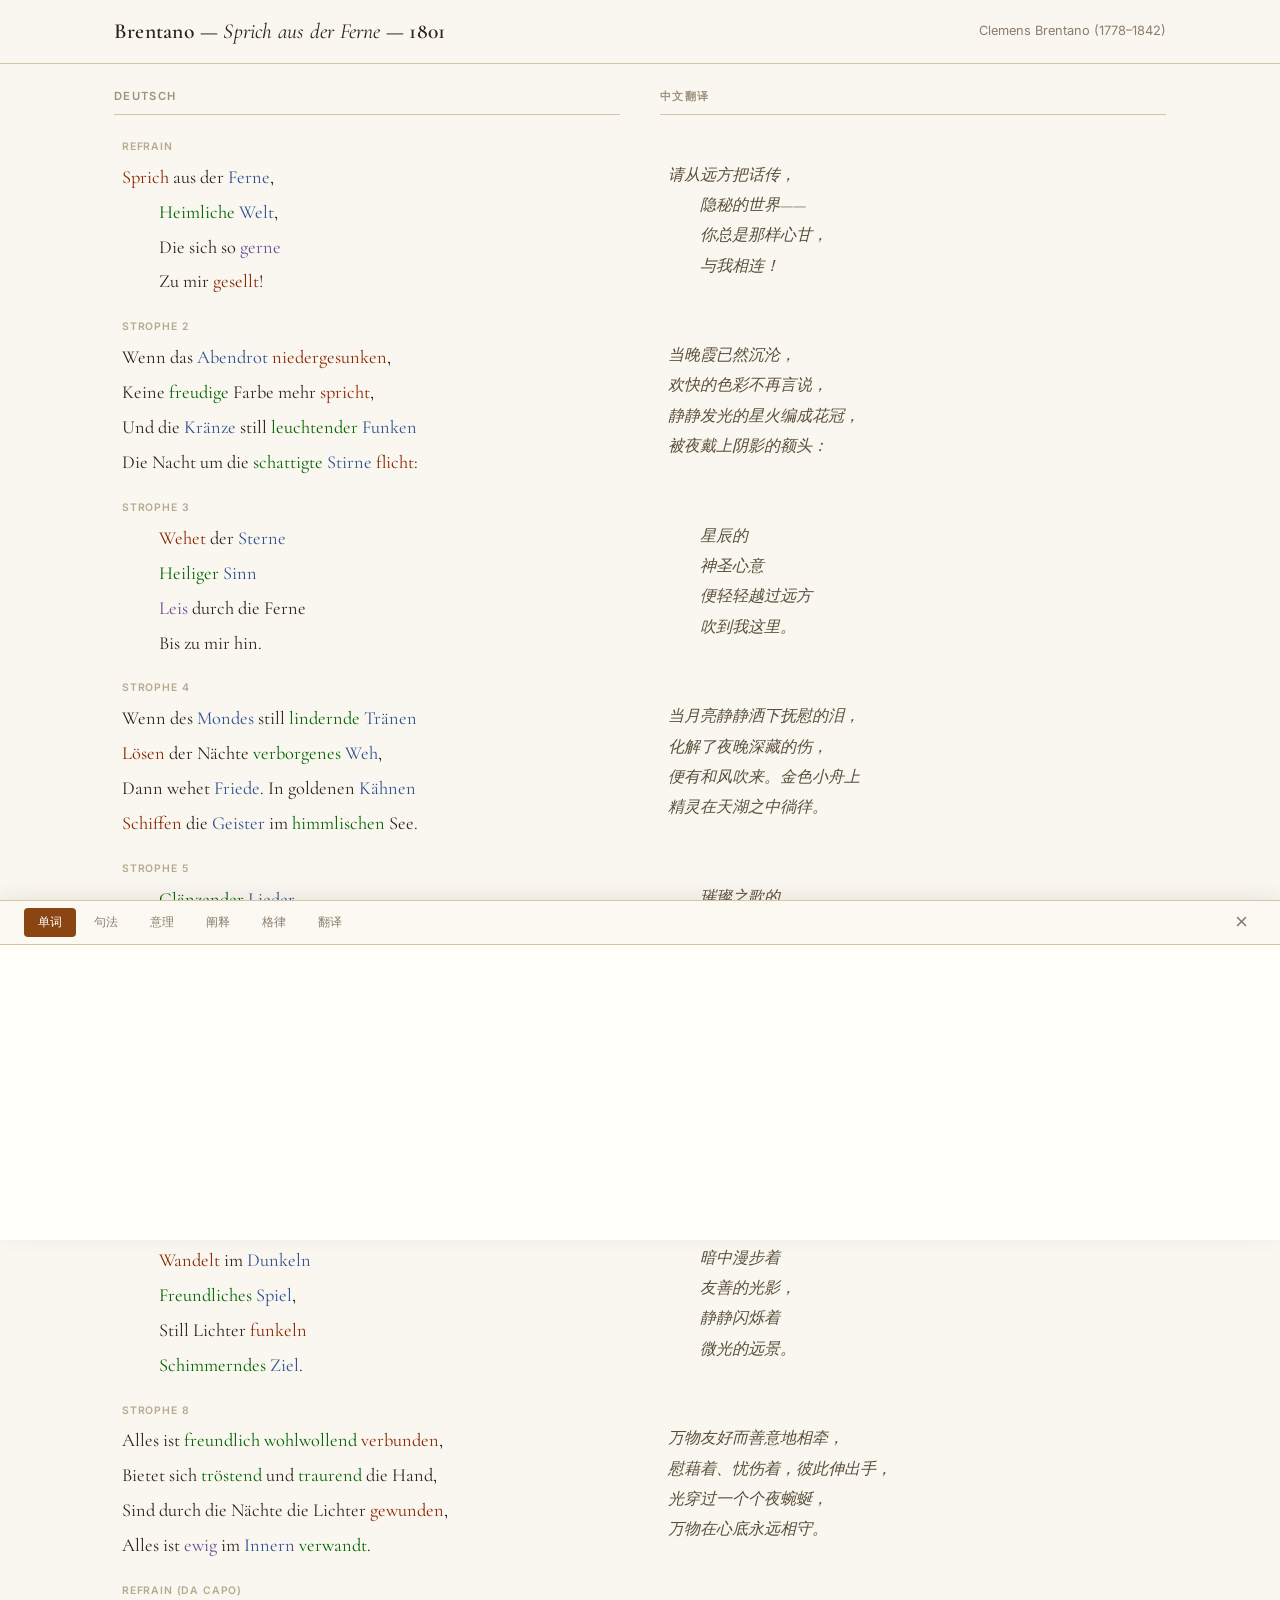
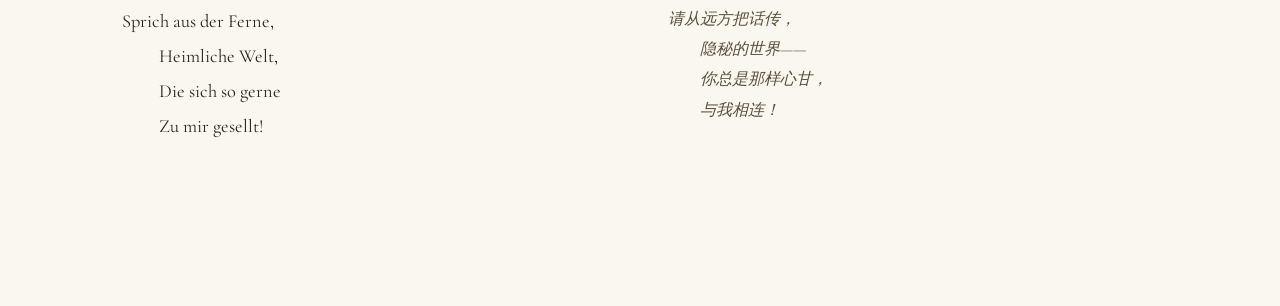
<file: brentano.html>
<!DOCTYPE html>
<html lang="de">
<head>
  <meta charset="UTF-8">
  <meta name="viewport" content="width=device-width, initial-scale=1.0">
  <title>Brentano — Sprich aus der Ferne (1801)</title>
  <link rel="preconnect" href="https://fonts.googleapis.com">
  <link rel="preconnect" href="https://fonts.gstatic.com" crossorigin>
  <link href="https://fonts.googleapis.com/css2?family=Cormorant+Garamond:ital,wght@0,400;0,600;0,700;1,400;1,600&family=Inter:wght@400;500;600&display=swap" rel="stylesheet">
  <style>
:root {
  --bg: #FAF7F0;
  --text: #2C2416;
  --accent: #8B4513;
  --highlight: #F5E6CC;
  --border: #D4C5A9;
  --tooltip-bg: #FFFEF9;
  --font-poem: 'Cormorant Garamond', 'Georgia', serif;
  --font-ui: 'Inter', -apple-system, BlinkMacSystemFont, sans-serif;
}

*, *::before, *::after { box-sizing: border-box; margin: 0; padding: 0; }
html { scroll-behavior: smooth; font-size: 16px; }
body {
  font-family: var(--font-ui);
  background: var(--bg);
  color: var(--text);
  min-height: 100vh;
  line-height: 1.6;
}
::selection { background: var(--highlight); color: var(--text); }

/* Header */
.header {
  position: sticky; top: 0; z-index: 100;
  background: rgba(250, 247, 240, 0.85);
  backdrop-filter: blur(12px);
  -webkit-backdrop-filter: blur(12px);
  border-bottom: 1px solid var(--border);
  height: 64px;
}
.header-inner {
  max-width: 1100px; margin: 0 auto; padding: 0 24px;
  height: 100%; display: flex; align-items: center; justify-content: space-between;
}
.header-title h1 {
  font-family: var(--font-poem); font-size: 1.35rem; font-weight: 600;
  color: var(--text); letter-spacing: 0.01em;
}
.header-title h1 em { font-style: italic; font-weight: 400; }
.header-subtitle { font-size: 0.8rem; color: #8a7e6b; }

/* Main layout */
.main-content {
  max-width: 1100px; margin: 0 auto; padding: 24px 24px 120px;
  display: grid; grid-template-columns: 1fr 1fr; gap: 0 40px;
}
.column-heading {
  font-family: var(--font-ui); font-size: 0.7rem; font-weight: 600;
  text-transform: uppercase; letter-spacing: 0.12em; color: #9e937e;
  margin-bottom: 16px; padding-bottom: 8px; border-bottom: 1px solid var(--border);
}

/* Stanza blocks */
.stanza {
  padding: 8px 8px; border-radius: 6px; cursor: pointer;
  transition: background-color 0.2s; margin-bottom: 4px;
}
.stanza:hover { background: rgba(245, 230, 204, 0.4); }
.stanza.active { background: var(--highlight); }

.stanza-num {
  font-family: var(--font-ui); font-size: 0.65rem; font-weight: 600;
  color: #b5a990; text-transform: uppercase; letter-spacing: 0.08em;
  margin-bottom: 4px;
}

/* Poem text */
.poem-line {
  font-family: var(--font-poem); font-size: 1.15rem; line-height: 1.9;
  color: var(--text);
}
.poem-line.indented { padding-left: 2em; }
.translation-line {
  font-family: var(--font-poem); font-size: 1rem; line-height: 1.9;
  color: #5a4e3a; font-style: italic;
}
.translation-line.indented { padding-left: 2em; }

/* Word hover */
.word {
  cursor: pointer; position: relative; transition: color 0.15s; padding: 1px 0;
}
.word:hover {
  text-decoration: underline; text-decoration-style: dotted;
  text-underline-offset: 3px; text-decoration-color: var(--border);
}

/* POS colors */
.w-noun { color: #2E5090; }
.w-verb { color: #8B2500; }
.w-adj  { color: #006400; }
.w-adv  { color: #6A4C93; }
.w-prep { color: #7B6840; }
.w-conj { color: #8B7355; }
.w-pron { color: #4682B4; }

/* Tooltip */
.tooltip {
  position: absolute; z-index: 200; max-width: 320px; min-width: 180px;
  padding: 12px 14px; background: var(--tooltip-bg);
  border: 1px solid var(--border); border-radius: 8px;
  box-shadow: 0 4px 20px rgba(44,36,22,0.12), 0 1px 4px rgba(44,36,22,0.06);
  font-family: var(--font-ui); font-size: 0.85rem; line-height: 1.5;
  opacity: 0; pointer-events: none; transform: translateY(4px);
  transition: opacity 0.2s, transform 0.2s;
}
.tooltip.visible { opacity: 1; pointer-events: auto; transform: translateY(0); }
.tooltip-lemma { font-family: var(--font-poem); font-size: 1.1rem; font-weight: 700; margin-bottom: 3px; }
.tooltip-pos {
  display: inline-block; padding: 1px 8px; font-size: 0.65rem; font-weight: 600;
  text-transform: uppercase; letter-spacing: 0.08em; color: white;
  background: var(--accent); border-radius: 3px; margin-bottom: 6px;
}
.tooltip-info { font-size: 0.8rem; color: #6d5f4a; margin-bottom: 4px; }
.tooltip-gloss {
  font-style: italic; color: #5a4e3a; padding-top: 4px; border-top: 1px solid #eae4d6;
}

/* Commentary panel */
.commentary-panel {
  position: fixed; bottom: 0; left: 0; right: 0; z-index: 150;
  height: 340px; background: var(--tooltip-bg);
  border-top: 1px solid var(--border);
  box-shadow: 0 -4px 20px rgba(44,36,22,0.08);
  transform: translateY(100%); transition: transform 0.3s ease;
}
.commentary-panel.open { transform: translateY(0); }

.commentary-header {
  display: flex; align-items: center; justify-content: space-between;
  padding: 0 24px; height: 44px; border-bottom: 1px solid var(--border);
  background: rgba(250, 247, 240, 0.6);
}
.commentary-tabs { display: flex; gap: 4px; }
.tab-btn {
  font-family: var(--font-ui); font-size: 0.78rem; font-weight: 500;
  padding: 6px 14px; border: none; border-radius: 4px;
  background: transparent; color: #8a7e6b; cursor: pointer; transition: all 0.15s;
}
.tab-btn:hover { background: #f0ebe0; color: var(--text); }
.tab-btn.active { background: var(--accent); color: white; }
.commentary-close {
  font-size: 1.4rem; line-height: 1; border: none; background: none;
  color: #8a7e6b; cursor: pointer; padding: 4px 8px; border-radius: 4px;
}
.commentary-close:hover { color: var(--text); background: #f0ebe0; }

.commentary-body {
  padding: 16px 24px; height: calc(340px - 44px); overflow-y: auto;
}
.tab-content {
  display: none; font-family: var(--font-ui); font-size: 0.88rem;
  line-height: 1.7; color: var(--text);
}
.tab-content.active { display: block; }
.tab-content h3 {
  font-family: var(--font-poem); font-size: 1.05rem; font-weight: 600;
  margin-bottom: 6px; color: var(--accent);
}
.tab-content p { margin-bottom: 8px; }
.tab-content ul { margin: 6px 0; padding-left: 18px; }
.tab-content li { margin-bottom: 4px; }

.vocab-entry { margin-bottom: 8px; padding-bottom: 6px; border-bottom: 1px solid #eae4d6; }
.vocab-entry:last-child { border-bottom: none; }
.vocab-word { font-family: var(--font-poem); font-weight: 700; }
.vocab-pos { font-size: 0.72rem; color: var(--accent); text-transform: uppercase; }
.vocab-def { color: #5a4e3a; }

.syntax-box {
  padding: 10px 14px; background: #f5f0e6; border-radius: 6px;
  border-left: 3px solid var(--accent); margin-bottom: 10px;
}
.syntax-label {
  font-size: 0.7rem; font-weight: 600; text-transform: uppercase;
  letter-spacing: 0.08em; color: #8a7e6b; margin-bottom: 4px;
}
.syntax-normal { font-family: var(--font-poem); font-size: 1rem; color: var(--text); }
.syntax-gloss { font-size: 0.85rem; color: #5a4e3a; font-style: italic; }

.translation-box {
  font-family: var(--font-poem); font-size: 1.05rem; line-height: 2;
  color: var(--text); padding: 8px 0;
}

/* Meter notation - interlinear syllable alignment */
.meter-row {
  display: flex; align-items: baseline; gap: 6px; margin-bottom: 10px;
}
.meter-syllables {
  display: flex; flex-wrap: wrap; gap: 1px 6px;
}
.meter-syl {
  display: flex; flex-direction: column; align-items: center; min-width: 20px;
}
.meter-syl-mark {
  font-size: 0.9rem; line-height: 1; margin-bottom: 1px;
}
.meter-syl-text {
  font-family: var(--font-poem); font-size: 1rem; line-height: 1.3;
}
.meter-stressed .meter-syl-text { font-weight: 700; color: #8B2500; }
.meter-stressed .meter-syl-mark { color: #8B2500; }
.meter-unstressed .meter-syl-text { color: #6d5f4a; }
.meter-unstressed .meter-syl-mark { color: #b5a990; }
.rhyme-tag {
  display: inline-block; width: 18px; text-align: center;
  font-size: 0.75rem; font-weight: 600; color: white;
  border-radius: 3px; margin-right: 6px; line-height: 1.6;
}
.rhyme-a { background: #2E5090; }
.rhyme-b { background: #8B4513; }
.rhyme-c { background: #006400; }
.meter-summary {
  padding: 10px 14px; background: #f5f0e6; border-radius: 6px;
  border-left: 3px solid var(--accent); margin-bottom: 12px; font-size: 0.85rem;
}
.meter-summary b { color: var(--accent); }
.alt-translation {
  margin-top: 10px; padding: 10px 14px; background: #f5f0e6;
  border-radius: 6px; border-left: 3px solid #006400;
}
.alt-translation-label {
  font-size: 0.7rem; font-weight: 600; text-transform: uppercase;
  letter-spacing: 0.08em; color: #006400; margin-bottom: 4px;
}

/* Responsive */
@media (max-width: 768px) {
  .main-content { grid-template-columns: 1fr; gap: 24px; padding: 16px 16px 160px; }
  .header-inner { padding: 0 16px; }
  .header-title h1 { font-size: 1.1rem; }
  .commentary-panel { height: 280px; }
  .commentary-body { padding: 12px 16px; }
  .poem-line { font-size: 1.05rem; }
}
  </style>
</head>
<body>

<header class="header">
  <div class="header-inner">
    <div class="header-title">
      <h1>Brentano &mdash; <em>Sprich aus der Ferne</em> &mdash; 1801</h1>
    </div>
    <span class="header-subtitle">Clemens Brentano (1778&ndash;1842)</span>
  </div>
</header>

<main class="main-content" id="main-content">
  <h2 class="column-heading">Deutsch</h2>
  <h2 class="column-heading">中文翻译</h2>
  <!-- Stanzas rendered by JS -->
</main>

<div id="tooltip" class="tooltip" role="tooltip" aria-hidden="true"></div>

<aside id="commentary-panel" class="commentary-panel" aria-hidden="true">
  <div class="commentary-header">
    <div class="commentary-tabs">
      <button class="tab-btn active" data-tab="wortschatz">单词</button>
      <button class="tab-btn" data-tab="syntax">句法</button>
      <button class="tab-btn" data-tab="meaning">意理</button>
      <button class="tab-btn" data-tab="interpretation">阐释</button>
      <button class="tab-btn" data-tab="metrik">格律</button>
      <button class="tab-btn" data-tab="translation">翻译</button>
    </div>
    <button class="commentary-close" id="commentary-close">&times;</button>
  </div>
  <div class="commentary-body">
    <div class="tab-content active" id="tab-wortschatz"></div>
    <div class="tab-content" id="tab-syntax"></div>
    <div class="tab-content" id="tab-meaning"></div>
    <div class="tab-content" id="tab-interpretation"></div>
    <div class="tab-content" id="tab-metrik"></div>
    <div class="tab-content" id="tab-translation"></div>
  </div>
</aside>

<script>
// ============================================================
// POEM DATA
// ============================================================
const STANZAS = [
  {
    id: 1,
    type: "refrain",
    lines: [
      { de: "Sprich aus der Ferne,", indent: false },
      { de: "Heimliche Welt,", indent: true },
      { de: "Die sich so gerne", indent: true },
      { de: "Zu mir gesellt!", indent: true },
    ],
    cn: [
      { text: "请从远方把话传，", indent: false },
      { text: "隐秘的世界——", indent: true },
      { text: "你总是那样心甘，", indent: true },
      { text: "与我相连！", indent: true },
    ],
    altTranslation: `<div class="alt-translation"><div class="alt-translation-label">直译版（不押韵）</div><div class="translation-box" style="font-size:0.95rem">请从远方开口吧，<br>神秘的世界，<br>你总是如此乐意<br>与我相伴！</div></div><div style="margin-top:8px;font-size:0.85rem;color:#6d5f4a"><b>韵式说明：</b>原文 abab（传 / 甘 押 -an 韵 = a，界 / 连 押 -ian/-ie 韵 = b）。中文很难完美复现交叉韵，这里用"传/甘"和"界/连"近似模拟。</div>`,
    words: [
      { form: "Sprich", lemma: "sprechen", pos: "verb", cls: "w-verb", info: "命令式第二人称单数", gloss: "说吧，开口" },
      { form: "Ferne", lemma: "die Ferne", pos: "noun", cls: "w-noun", info: "阴性名词", gloss: "远方，远处" },
      { form: "Heimliche", lemma: "heimlich", pos: "adj", cls: "w-adj", info: "形容词，此处作定语", gloss: "秘密的，隐秘的，神秘的" },
      { form: "Welt", lemma: "die Welt", pos: "noun", cls: "w-noun", info: "阴性名词", gloss: "世界" },
      { form: "gerne", lemma: "gern(e)", pos: "adv", cls: "w-adv", info: "副词", gloss: "乐意地，喜欢" },
      { form: "gesellt", lemma: "sich gesellen", pos: "verb", cls: "w-verb", info: "反身动词，此处完成分词", gloss: "与……结伴，相伴" },
    ],
    syntax: `<div class="syntax-box"><div class="syntax-label">还原语序</div><div class="syntax-normal">Heimliche Welt, die sich so gerne zu mir gesellt, sprich aus der Ferne!</div><div class="syntax-gloss">= 神秘的世界，你这总爱与我相伴的，请从远方开口说话！</div></div><p><b>Sprich</b>（祈使句谓语）置于句首，形成呼唤语气。<b>Heimliche Welt</b> 是被呼唤的对象（Vokativ）。<b>die sich so gerne zu mir gesellt</b> 是修饰 Welt 的关系从句。</p>`,
    meaning: `<p>诗人向一个"神秘世界"发出呼唤，请它从远方向自己说话。这个"heimliche Welt"既指自然界的隐秘力量，也暗示内心世界。</p><p>"sich gesellen"（相伴）表达了诗人与这个神秘世界之间亲密而自愿的关系——它"乐意"走近诗人。</p><p>作为首尾呼应的叠句（Refrain），它构成全诗的框架。</p>`,
    interpretation: `<p>这是典型的浪漫主义"呼唤"姿态——诗人不是去寻找世界，而是请世界来向他"说话"（sprich）。</p><p><b>heimlich</b> 一词在浪漫主义中含义丰富：既有"秘密"之意，也有"亲密、家一般"的温暖感（词源上与 Heim = 家 相关）。</p><p>Brentano 把不可见的精神世界拟人化为一位愿意相伴的友人。</p>`,
    translationNote: `<p>"Sprich"译为"请开口吧"而非简单的"说"，以传达祈使语气中的恳切感。"heimlich"译为"神秘的"，兼顾秘密与亲近两层意思。</p>`,
  },
  {
    id: 2,
    type: "long",
    lines: [
      { de: "Wenn das Abendrot niedergesunken,", indent: false },
      { de: "Keine freudige Farbe mehr spricht,", indent: false },
      { de: "Und die Kränze still leuchtender Funken", indent: false },
      { de: "Die Nacht um die schattigte Stirne flicht:", indent: false },
    ],
    cn: [
      { text: "当晚霞已然沉沦，", indent: false },
      { text: "欢快的色彩不再言说，", indent: false },
      { text: "静静发光的星火编成花冠，", indent: false },
      { text: "被夜戴上阴影的额头：", indent: false },
    ],
    words: [
      { form: "Abendrot", lemma: "das Abendrot", pos: "noun", cls: "w-noun", info: "中性名词。Abend（傍晚）+ Rot（红色）= 晚霞", gloss: "晚霞" },
      { form: "niedergesunken", lemma: "niedersinken", pos: "verb", cls: "w-verb", info: "过去分词。nieder（向下）+ sinken（沉没）", gloss: "沉落，落下" },
      { form: "freudige", lemma: "freudig", pos: "adj", cls: "w-adj", info: "形容词", gloss: "欢快的，喜悦的" },
      { form: "spricht", lemma: "sprechen", pos: "verb", cls: "w-verb", info: "第三人称单数现在时", gloss: "说话（此处：表达、呈现）" },
      { form: "Kränze", lemma: "der Kranz", pos: "noun", cls: "w-noun", info: "阳性名词复数", gloss: "花环，花冠" },
      { form: "leuchtender", lemma: "leuchtend", pos: "adj", cls: "w-adj", info: "现在分词作形容词，属格复数", gloss: "发光的，闪亮的" },
      { form: "Funken", lemma: "der Funke", pos: "noun", cls: "w-noun", info: "阳性弱变化名词复数", gloss: "火花，火星（此处指星星）" },
      { form: "schattigte", lemma: "schattig", pos: "adj", cls: "w-adj", info: "= schattige，古语/方言拼写", gloss: "有阴影的，阴暗的" },
      { form: "Stirne", lemma: "die Stirn", pos: "noun", cls: "w-noun", info: "阴性名词，古体写法 Stirne = Stirn", gloss: "额头，前额" },
      { form: "flicht", lemma: "flechten", pos: "verb", cls: "w-verb", info: "第三人称单数现在时", gloss: "编织，编结" },
    ],
    syntax: `<div class="syntax-box"><div class="syntax-label">还原语序</div><div class="syntax-normal">Wenn das Abendrot niedergesunken [ist], keine freudige Farbe mehr spricht, und die Nacht die Kränze still leuchtender Funken um die schattigte Stirne flicht:</div><div class="syntax-gloss">= 当晚霞沉落了，没有欢快的色彩再"说话"，而夜晚把静静发光的火花花环编织在（自己）阴影笼罩的额头上：</div></div><p>"Wenn"引导三个并列的条件从句（时间从句）。<b>ist</b> 被省略（niedergesunken [ist]）。第三句中 <b>die Nacht</b> 是主语，<b>flicht</b> 是谓语，<b>Kränze</b> 是宾语——语序大幅倒装。</p>`,
    meaning: `<p>描绘黄昏到入夜的过渡：晚霞消退，色彩沉默（"keine Farbe spricht"——色彩拟人化为"说话"），星星（"leuchtende Funken"）如花环般出现在夜空的"额头"上。</p><p>夜被拟人化，有"额头"（Stirne），星星是她佩戴的花冠。这是一幅完整的视觉画面：夜女神戴上星辰之冠。</p>`,
    interpretation: `<p>色彩"说话"（spricht）与首节"sprich"呼应——白天世界的"语言"是色彩，当色彩沉默，另一种更深沉的语言（夜的语言）就开始了。</p><p><b>schattigte</b>（= schattige）是方言化的古体拼写，增添了口语化的音乐感。Brentano 常故意使用这种民歌风格的语言。</p><p>星星被称为"Funken"（火花）而非"Sterne"——日常化的比喻让宇宙景象变得亲切。</p>`,
    translationNote: `<p>"keine Farbe mehr spricht"直译为"没有色彩再说话"，保留拟人。原文 abab 韵（niedergesunken/Funken, spricht/flicht），中文用"沉沦/花冠"和"言说/额头"近似对应。</p>`,
    altTranslation: `<div class="alt-translation"><div class="alt-translation-label">押韵尝试版</div><div class="translation-box" style="font-size:0.95rem">当晚霞沉入暮云，(a)<br>欢愉的色彩无声，(b)<br>静静的星火成花环，(a')<br>夜戴上阴影的冠缨。(b')</div></div><div style="margin-top:6px;font-size:0.82rem;color:#6d5f4a">押韵版牺牲了部分准确性：如"无声"比"不再言说"少了拟人感；"冠缨"是为押韵而添加的意象。翻译时需要在韵律与忠实之间取舍。</div>`,
  },
  {
    id: 3,
    type: "short",
    lines: [
      { de: "Wehet der Sterne", indent: true },
      { de: "Heiliger Sinn", indent: true },
      { de: "Leis durch die Ferne", indent: true },
      { de: "Bis zu mir hin.", indent: true },
    ],
    cn: [
      { text: "星辰的", indent: true },
      { text: "神圣心意", indent: true },
      { text: "便轻轻越过远方", indent: true },
      { text: "吹到我这里。", indent: true },
    ],
    words: [
      { form: "Wehet", lemma: "wehen", pos: "verb", cls: "w-verb", info: "第三人称单数。诗歌体用 -et 而非 weht", gloss: "吹，飘" },
      { form: "Sterne", lemma: "der Stern", pos: "noun", cls: "w-noun", info: "阳性名词复数，属格", gloss: "星星，星辰" },
      { form: "Heiliger", lemma: "heilig", pos: "adj", cls: "w-adj", info: "形容词，阳性主格", gloss: "神圣的" },
      { form: "Sinn", lemma: "der Sinn", pos: "noun", cls: "w-noun", info: "阳性名词", gloss: "意义，意蕴，感觉" },
      { form: "Leis", lemma: "leise", pos: "adv", cls: "w-adv", info: "= leise 的诗歌缩略形式", gloss: "轻轻地，低声地" },
    ],
    syntax: `<div class="syntax-box"><div class="syntax-label">还原语序</div><div class="syntax-normal">Der heilige Sinn der Sterne wehet leis durch die Ferne bis zu mir hin.</div><div class="syntax-gloss">= 星辰的神圣意蕴轻轻地从远方吹拂到我身边。</div></div><p>主语是 <b>der Sterne heiliger Sinn</b>（星辰的神圣意蕴），谓语是 <b>wehet</b>（吹拂）。倒装后谓语前置，主语分布在两行里，制造了缓缓飘来的节奏感。</p>`,
    meaning: `<p>这是第二节条件从句的主句：当夜幕降临后，星辰的"神圣意蕴"就像微风一样从远方飘向诗人。</p><p>"Sinn"（意蕴）用 "wehen"（吹拂）来形容——意义不是被理解的，而是像风一样被感受到的。这是浪漫主义的典型认知方式：用感官（而非理性）来把握世界的深层意义。</p>`,
    interpretation: `<p>"wehet"用了诗歌体的 -et 词尾（而非口语的 weht），与首节 "gesellt" 的韵脚呼应，也赋予诗歌一种古雅的仪式感。</p><p>"Leis"（= leise 的缩略）既描述声音的轻柔，也暗示这种感知需要安静与专注。只有在夜晚的寂静中，星辰的语言才能被听到。</p>`,
    translationNote: `<p>"heiliger Sinn"译为"神圣心意"而非"神圣的意义"，因为 Sinn 在这里不是抽象逻辑含义，而是可以"吹拂"的精神力量。原文 Sterne/Ferne 押韵（a），Sinn/hin 押韵（b）。</p>`,
    altTranslation: `<div class="alt-translation"><div class="alt-translation-label">押韵尝试版</div><div class="translation-box" style="font-size:0.95rem">&emsp;便有星辰的 (a)<br>&emsp;圣洁灵犀 (b)<br>&emsp;轻拂过远方 (a')<br>&emsp;到我心里。(b)</div></div><div style="margin-top:6px;font-size:0.82rem;color:#6d5f4a">"灵犀"对应 Sinn（心意），与"里"押 -i 韵，模拟 Sinn/hin。</div>`,
  },
  {
    id: 4,
    type: "long",
    lines: [
      { de: "Wenn des Mondes still lindernde Tränen", indent: false },
      { de: "Lösen der Nächte verborgenes Weh,", indent: false },
      { de: "Dann wehet Friede. In goldenen Kähnen", indent: false },
      { de: "Schiffen die Geister im himmlischen See.", indent: false },
    ],
    cn: [
      { text: "当月亮静静洒下抚慰的泪，", indent: false },
      { text: "化解了夜晚深藏的伤，", indent: false },
      { text: "便有和风吹来。金色小舟上", indent: false },
      { text: "精灵在天湖之中徜徉。", indent: false },
    ],
    words: [
      { form: "Mondes", lemma: "der Mond", pos: "noun", cls: "w-noun", info: "阳性名词，属格", gloss: "月亮" },
      { form: "lindernde", lemma: "lindernd", pos: "adj", cls: "w-adj", info: "现在分词作形容词", gloss: "抚慰的，缓和的" },
      { form: "Tränen", lemma: "die Träne", pos: "noun", cls: "w-noun", info: "阴性名词复数", gloss: "眼泪，泪水" },
      { form: "Lösen", lemma: "lösen", pos: "verb", cls: "w-verb", info: "第三人称复数现在时", gloss: "解开，化解" },
      { form: "verborgenes", lemma: "verborgen", pos: "adj", cls: "w-adj", info: "过去分词作形容词", gloss: "隐藏的，隐秘的" },
      { form: "Weh", lemma: "das Weh", pos: "noun", cls: "w-noun", info: "中性名词", gloss: "痛苦，忧伤" },
      { form: "Friede", lemma: "der Friede(n)", pos: "noun", cls: "w-noun", info: "阳性弱变化名词，古体 Friede = Frieden", gloss: "和平，安宁" },
      { form: "Kähnen", lemma: "der Kahn", pos: "noun", cls: "w-noun", info: "阳性名词复数与格", gloss: "小船" },
      { form: "Schiffen", lemma: "schiffen", pos: "verb", cls: "w-verb", info: "第三人称复数现在时", gloss: "乘船航行" },
      { form: "Geister", lemma: "der Geist", pos: "noun", cls: "w-noun", info: "阳性名词复数", gloss: "精灵，灵魂，精神" },
      { form: "himmlischen", lemma: "himmlisch", pos: "adj", cls: "w-adj", info: "形容词与格", gloss: "天上的，天堂般的" },
    ],
    syntax: `<div class="syntax-box"><div class="syntax-label">还原语序</div><div class="syntax-normal">Wenn des Mondes still lindernde Tränen der Nächte verborgenes Weh lösen, dann wehet Friede.</div><div class="syntax-gloss">= 当月亮的静静抚慰的泪水化解了夜晚隐藏的忧伤，于是和平吹来。</div></div><p><b>Tränen</b>（泪水）是主语，<b>lösen</b>（化解）是谓语，<b>Weh</b>（忧伤）是宾语。后半句独立：<b>Die Geister schiffen in goldenen Kähnen im himmlischen See.</b></p>`,
    meaning: `<p>月光被比作"泪水"——但不是悲伤的泪，而是"抚慰的"（lindernd）泪。月光能化解黑夜隐藏的痛苦，带来和平。</p><p>后半句画面突变：精灵们乘金色小船在天空之湖（= 月光下的天空）中航行。天空被想象为湖面，星光或月光为金色小船。这是极富想象力的通感画面。</p>`,
    interpretation: `<p>"wehet Friede"与第三节 "wehet der Sterne heiliger Sinn" 平行——"吹拂"成为这首诗中精神力量传达的核心动词。</p><p>"goldene Kähne im himmlischen See"是典型的浪漫主义意象：将天空转化为水面，打破天地界限。这呼应了诺瓦利斯"万物皆相关"的浪漫主义自然哲学。</p>`,
    translationNote: `<p>原文 Tränen/Kähnen 押韵（a），Weh/See 押韵（b）。中文"泪/上"不完全韵，"伤/徜徉"押 -ang 韵（b）。"schiffen"译为"徜徉"比"航行"更有诗意。</p>`,
    altTranslation: `<div class="alt-translation"><div class="alt-translation-label">押韵尝试版</div><div class="translation-box" style="font-size:0.95rem">月亮静洒抚慰泪，(a)<br>消融了夜的悲哀，(b)<br>和风便来。金船漂荡于天水，(a)<br>精灵在星湖中徘徊。(b)</div></div><div style="margin-top:6px;font-size:0.82rem;color:#6d5f4a">"泪/水"押 -ui 韵（a），"哀/徊"押 -ai 韵（b），较好地模拟了原文的交叉韵。但"天水"不如"天湖"直观。</div>`,
  },
  {
    id: 5,
    type: "short",
    lines: [
      { de: "Glänzender Lieder", indent: true },
      { de: "Klingender Lauf", indent: true },
      { de: "Ringelt sich nieder,", indent: true },
      { de: "Wallet hinauf.", indent: true },
    ],
    cn: [
      { text: "璀璨之歌的", indent: true },
      { text: "铿锵流淌", indent: true },
      { text: "蜿蜒而降，", indent: true },
      { text: "涌向天上。", indent: true },
    ],
    words: [
      { form: "Glänzender", lemma: "glänzend", pos: "adj", cls: "w-adj", info: "现在分词作形容词，属格复数", gloss: "闪亮的，灿烂的" },
      { form: "Lieder", lemma: "das Lied", pos: "noun", cls: "w-noun", info: "中性名词复数", gloss: "歌曲" },
      { form: "Klingender", lemma: "klingend", pos: "adj", cls: "w-adj", info: "现在分词作形容词，阳性主格", gloss: "发出声响的，叮当作响的" },
      { form: "Lauf", lemma: "der Lauf", pos: "noun", cls: "w-noun", info: "阳性名词", gloss: "行进，流动，旋律进程" },
      { form: "Ringelt", lemma: "sich ringeln", pos: "verb", cls: "w-verb", info: "第三人称单数，反身动词", gloss: "蜿蜒，卷曲" },
      { form: "Wallet", lemma: "wallen", pos: "verb", cls: "w-verb", info: "第三人称单数，诗歌体 -et", gloss: "涌动，波动，飘荡" },
    ],
    syntax: `<div class="syntax-box"><div class="syntax-label">还原语序</div><div class="syntax-normal">Glänzender Lieder klingender Lauf ringelt sich nieder [und] wallet hinauf.</div><div class="syntax-gloss">= 闪亮歌曲的叮当旋律蜿蜒而下，又涌动而上。</div></div><p>主语是 <b>Lauf</b>（旋律进程），由两个属格修饰语 <b>glänzender Lieder</b>（闪亮歌曲的）和 <b>klingender</b>（叮当作响的）层层修饰。两个谓语 <b>ringelt sich nieder</b> 和 <b>wallet hinauf</b> 对称并列。</p>`,
    meaning: `<p>精灵之歌的旋律在天地之间上下流动——像蛇一样蜿蜒而下（ringelt sich nieder），又像波浪涌上（wallet hinauf）。</p><p>这是声音的可视化：歌声变成了可以"看到"的运动轨迹。上下往复的运动暗示天地之间的循环与贯通。</p>`,
    interpretation: `<p>这一节是全诗音乐性最强的段落。"Glänzender"（视觉）描述 "Lieder"（听觉），"Klingender"（听觉）描述 "Lauf"（运动）——典型的<b>通感</b>（Synästhesie），浪漫主义最重要的修辞手法之一。</p><p>nieder / hinauf 的对立构成了一个完美的圆环运动，呼应了全诗"远方与身边""天上与人间"的往复主题。</p>`,
    translationNote: `<p>原文 Lieder/nieder 押韵（a），Lauf/hinauf 押韵（b）。中文"歌/降"不押韵，但"流淌/天上"押 -ang 韵（b），"降"与"上"语义对立呼应原文 nieder/hinauf 的对立。</p>`,
    altTranslation: `<div class="alt-translation"><div class="alt-translation-label">押韵尝试版</div><div class="translation-box" style="font-size:0.95rem">&emsp;灿烂歌声 (a)<br>&emsp;鸣响流转 (b)<br>&emsp;盘旋而倾 (a)<br>&emsp;涌向云端。(b)</div></div><div style="margin-top:6px;font-size:0.82rem;color:#6d5f4a">"声/倾"押 -ing 韵（a），"转/端"押 -uan 韵（b）。"盘旋而倾"= ringelt sich nieder，"涌向云端"= wallet hinauf。</div>`,
  },
  {
    id: 6,
    type: "long",
    lines: [
      { de: "Wenn der Mitternacht heiliges Grauen", indent: false },
      { de: "Bang durch die dunklen Wälder hinschleicht,", indent: false },
      { de: "Und die Büsche gar wundersam schauen,", indent: false },
      { de: "Alles sich finster, tiefsinnig bezeugt:", indent: false },
    ],
    cn: [
      { text: "当午夜神圣的惊惶", indent: false },
      { text: "怯怯穿过幽暗的林间，", indent: false },
      { text: "灌木丛投来奇异的目光，", indent: false },
      { text: "万物幽深沉默地自白：", indent: false },
    ],
    words: [
      { form: "Mitternacht", lemma: "die Mitternacht", pos: "noun", cls: "w-noun", info: "阴性名词。Mitter(=Mitte 中间) + Nacht(夜)", gloss: "午夜" },
      { form: "Grauen", lemma: "das Grauen", pos: "noun", cls: "w-noun", info: "中性名词（名词化动词）", gloss: "恐惧，战栗" },
      { form: "Bang", lemma: "bang(e)", pos: "adv", cls: "w-adv", info: "副词", gloss: "惶恐地，胆怯地" },
      { form: "hinschleicht", lemma: "hinschleichen", pos: "verb", cls: "w-verb", info: "第三人称单数。hin（朝那边）+ schleichen（潜行）", gloss: "悄悄潜行过去" },
      { form: "wundersam", lemma: "wundersam", pos: "adj", cls: "w-adj", info: "形容词/副词", gloss: "奇异的，不可思议的" },
      { form: "schauen", lemma: "schauen", pos: "verb", cls: "w-verb", info: "第三人称复数", gloss: "看，凝视" },
      { form: "finster", lemma: "finster", pos: "adj", cls: "w-adj", info: "形容词", gloss: "阴暗的，阴沉的" },
      { form: "tiefsinnig", lemma: "tiefsinnig", pos: "adj", cls: "w-adj", info: "tief（深）+ sinnig（有意味的）", gloss: "深思的，意味深长的" },
      { form: "bezeugt", lemma: "sich bezeugen", pos: "verb", cls: "w-verb", info: "第三人称单数，反身用法", gloss: "表明，表白" },
    ],
    syntax: `<div class="syntax-box"><div class="syntax-label">还原语序</div><div class="syntax-normal">Wenn der Mitternacht heiliges Grauen bang durch die dunklen Wälder hinschleicht, und die Büsche gar wundersam schauen, [und] alles sich finster, tiefsinnig bezeugt:</div><div class="syntax-gloss">= 当午夜的神圣战栗惶恐地穿过幽暗森林潜行，灌木丛奇异地凝视着，万物都阴沉而深邃地表白着：</div></div><p>又是 <b>Wenn</b> 引导的条件/时间从句（对应下一节的主句）。<b>Grauen</b>（战栗）是主语，被拟人化为在森林中"潜行"。<b>Büsche</b>（灌木）会"看"，<b>Alles</b>（万物）会"表白"——全面的拟人。</p>`,
    meaning: `<p>从月夜推进到午夜——最深的黑暗时刻。恐惧感（Grauen）像幽灵般在森林里潜行，灌木丛变得有了眼睛（"schauen"），整个自然都在黑暗中"表白"着什么。</p><p>这不是单纯的恐怖，而是"heiliges Grauen"（神圣的战栗）——对自然深处神秘力量的敬畏，类似于宗教体验。</p>`,
    interpretation: `<p>"heiliges Grauen"将恐惧提升为神圣体验，这是浪漫主义的核心概念之一——在自然的可怖中感受崇高（das Erhabene）。</p><p>"die Büsche schauen"（灌木凝视）是万物有灵论（Animismus）的诗意表达。在浪漫主义看来，自然不是死物，而是处处有生命和意识。</p><p>"tiefsinnig bezeugt"——万物在深沉地"做见证"，仿佛自然界有自己的语言，等待被倾听。</p>`,
    translationNote: `<p>原文 Grauen/schauen 押韵（a），hinschleicht/bezeugt 近似韵（b）。中文"惊惶/目光"押 -ang 韵（a），"林间/自白"不完全押韵，模拟了原文 b 韵的不完全感。</p>`,
    altTranslation: `<div class="alt-translation"><div class="alt-translation-label">押韵尝试版</div><div class="translation-box" style="font-size:0.95rem">午夜神圣的悚然 (a)<br>怯怯潜过幽暗密林，(b)<br>灌木丛投来异样的容颜，(a)<br>万物在阴郁中深沉。(b)</div></div><div style="margin-top:6px;font-size:0.82rem;color:#6d5f4a">"悚然/容颜"押 -an 韵（a），"密林/深沉"近似韵（b）。"容颜"比"凝视"更拟人，但偏离了 schauen（看）的本义。</div>`,
  },
  {
    id: 7,
    type: "short",
    lines: [
      { de: "Wandelt im Dunkeln", indent: true },
      { de: "Freundliches Spiel,", indent: true },
      { de: "Still Lichter funkeln", indent: true },
      { de: "Schimmerndes Ziel.", indent: true },
    ],
    cn: [
      { text: "暗中漫步着", indent: true },
      { text: "友善的光影，", indent: true },
      { text: "静静闪烁着", indent: true },
      { text: "微光的远景。", indent: true },
    ],
    words: [
      { form: "Wandelt", lemma: "wandeln", pos: "verb", cls: "w-verb", info: "第三人称单数", gloss: "漫步，行走，变化" },
      { form: "Dunkeln", lemma: "das Dunkel(n)", pos: "noun", cls: "w-noun", info: "名词化形容词，与格", gloss: "黑暗" },
      { form: "Freundliches", lemma: "freundlich", pos: "adj", cls: "w-adj", info: "形容词，中性主格", gloss: "友善的，友好的" },
      { form: "Spiel", lemma: "das Spiel", pos: "noun", cls: "w-noun", info: "中性名词", gloss: "游戏，嬉戏，光影变幻" },
      { form: "funkeln", lemma: "funkeln", pos: "verb", cls: "w-verb", info: "第三人称复数", gloss: "闪烁，闪耀" },
      { form: "Schimmerndes", lemma: "schimmernd", pos: "adj", cls: "w-adj", info: "现在分词作形容词", gloss: "微光闪烁的" },
      { form: "Ziel", lemma: "das Ziel", pos: "noun", cls: "w-noun", info: "中性名词", gloss: "目标，终点" },
    ],
    syntax: `<div class="syntax-box"><div class="syntax-label">还原语序</div><div class="syntax-normal">Freundliches Spiel wandelt im Dunkeln, stille Lichter funkeln, [es gibt ein] schimmerndes Ziel.</div><div class="syntax-gloss">= 友善的嬉戏在黑暗中漫步，静静的光闪烁，（那是）微光闪烁的目标。</div></div><p>四行由三个并列短句组成。<b>Spiel</b>（嬉戏）是第一句主语；<b>Lichter</b>（光）是第二句主语；<b>Ziel</b>（目标）是独立的名词短语，像一声感叹。句法极度简洁，接近民歌。</p>`,
    meaning: `<p>上一节描绘午夜的阴森之后，这里峰回路转：黑暗中并非只有恐惧，还有"友善的嬉戏"——光影在黑暗中游荡，闪烁的微光指向某个美好的目标。</p><p>这是全诗的关键转折：即使在最深的黑暗中，也有光和友善的存在。</p>`,
    interpretation: `<p>"Freundliches Spiel"与"heiliges Grauen"形成对比——恐惧不是终点，黑暗的深处隐藏着友善的光。这正是"heimliche Welt"（首节）的实质：表面可怖，内在温暖。</p><p>"Schimmerndes Ziel"结尾独立成句，像远处一盏灯，给人方向感和希望。</p>`,
    translationNote: `<p>原文 Dunkeln/funkeln 押韵（a），Spiel/Ziel 押韵（b）。中文"步着/烁着"（a）形式对称，"光影/远景"押 -ing 韵（b）。"Spiel"译为"光影"而非"游戏"，更贴合语境。</p>`,
    altTranslation: `<div class="alt-translation"><div class="alt-translation-label">押韵尝试版</div><div class="translation-box" style="font-size:0.95rem">&emsp;暗中流连 (a)<br>&emsp;友善游戏，(b)<br>&emsp;静光斑斓 (a)<br>&emsp;闪烁的谜。(b)</div></div><div style="margin-top:6px;font-size:0.82rem;color:#6d5f4a">"流连/斑斓"押 -an 韵（a），"游戏/谜"押 -i 韵（b）。"闪烁的谜"=schimmerndes Ziel，将"目标"转化为"谜"——目标在黑暗中像谜一样闪烁。</div>`,
  },
  {
    id: 8,
    type: "long",
    lines: [
      { de: "Alles ist freundlich wohlwollend verbunden,", indent: false },
      { de: "Bietet sich tröstend und traurend die Hand,", indent: false },
      { de: "Sind durch die Nächte die Lichter gewunden,", indent: false },
      { de: "Alles ist ewig im Innern verwandt.", indent: false },
    ],
    cn: [
      { text: "万物友好而善意地相牵，", indent: false },
      { text: "慰藉着、忧伤着，彼此伸出手，", indent: false },
      { text: "光穿过一个个夜蜿蜒，", indent: false },
      { text: "万物在心底永远相守。", indent: false },
    ],
    words: [
      { form: "freundlich", lemma: "freundlich", pos: "adj", cls: "w-adj", info: "副词性用法", gloss: "友好地" },
      { form: "wohlwollend", lemma: "wohlwollend", pos: "adj", cls: "w-adj", info: "现在分词。wohl（好）+ wollend（愿意的）", gloss: "善意的，好意的" },
      { form: "verbunden", lemma: "verbinden", pos: "verb", cls: "w-verb", info: "过去分词，与 ist 构成被动/状态", gloss: "连接，结合" },
      { form: "tröstend", lemma: "tröstend", pos: "adj", cls: "w-adj", info: "现在分词", gloss: "安慰着的" },
      { form: "traurend", lemma: "trauernd", pos: "adj", cls: "w-adj", info: "现在分词。注意诗中写作 traurend（方言缩略）= trauernd", gloss: "悲伤着的" },
      { form: "gewunden", lemma: "winden", pos: "verb", cls: "w-verb", info: "过去分词，与 sind 构成完成时", gloss: "缠绕，蜿蜒" },
      { form: "ewig", lemma: "ewig", pos: "adv", cls: "w-adv", info: "副词", gloss: "永远，永恒" },
      { form: "Innern", lemma: "das Innere", pos: "noun", cls: "w-noun", info: "名词化形容词，与格", gloss: "内心，内部" },
      { form: "verwandt", lemma: "verwandt", pos: "adj", cls: "w-adj", info: "形容词（原为 verwenden 的分词，但已独立）", gloss: "相关的，有亲缘的" },
    ],
    syntax: `<div class="syntax-box"><div class="syntax-label">还原语序</div><div class="syntax-normal">Alles ist freundlich [und] wohlwollend verbunden. [Alles] bietet sich tröstend und traurend die Hand. Die Lichter sind durch die Nächte gewunden. Alles ist ewig im Innern verwandt.</div><div class="syntax-gloss">= 万物都友好而善意地相连。万物在慰藉与忧伤中彼此伸出手。光亮蜿蜒穿过了夜晚。万物在内心深处永远相亲。</div></div><p>四个句子，前两句和末句以 <b>Alles</b>（万物）开头，构成三叠。"bietet sich die Hand"是固定搭配"彼此伸出手"。</p>`,
    meaning: `<p>全诗的哲学总结：万物在深处是相连、相亲的。黑暗中有光，痛苦中有慰藉，远方与身旁相通——这就是首节那个"神秘世界"说出的话。</p><p>"tröstend und traurend"（安慰着又悲伤着）同时并存——不是非此即彼，而是在悲伤中就包含着慰藉。</p>`,
    interpretation: `<p>"Alles ist ewig im Innern verwandt"是全诗的核心命题，也是德国浪漫主义自然哲学的精髓——万物内在相关（Universalpoesie / Sympathie der Natur）。</p><p>四行长句后紧跟叠句（Refrain），意味着诗人已经听到了"heimliche Welt"的回答：世界的秘密就是万物的内在亲缘。</p><p>这一节没有"Wenn"条件句，而是用直陈句直接宣告——从前面的感知、猜测，到这里变为确信。</p>`,
    translationNote: `<p>原文 verbunden/gewunden 押韵（a），Hand/verwandt 押韵（b）。中文"相牵/蜿蜒"押 -an 韵（a），"手/相守"押 -ou 韵（b），较好地模拟了交叉韵。"verwandt"译为"相守"兼顾"有亲缘"和"永远在一起"两层含义。</p>`,
    altTranslation: `<div class="alt-translation"><div class="alt-translation-label">押韵尝试版</div><div class="translation-box" style="font-size:0.95rem">万物善意地相连，(a)<br>伸出慰藉与悲伤的手，(b)<br>光穿过暗夜百转千回旋，(a)<br>万物在心底是永恒的亲友。(b)</div></div><div style="margin-top:6px;font-size:0.82rem;color:#6d5f4a">"相连/旋"押 -an 韵（a），"手/友"押 -ou 韵（b）。"百转千回旋"= gewunden，增添了蜿蜒缠绕的画面感。</div>`,
  },
  {
    id: 9,
    type: "refrain",
    lines: [
      { de: "Sprich aus der Ferne,", indent: false },
      { de: "Heimliche Welt,", indent: true },
      { de: "Die sich so gerne", indent: true },
      { de: "Zu mir gesellt!", indent: true },
    ],
    cn: [
      { text: "请从远方把话传，", indent: false },
      { text: "隐秘的世界——", indent: true },
      { text: "你总是那样心甘，", indent: true },
      { text: "与我相连！", indent: true },
    ],
    words: [],
    syntax: `<p>与首节完全相同，构成环形结构（Ringkomposition）。</p>`,
    meaning: `<p>叠句再现，但经历了全诗的旅程后，这个"请说话"已不再是空洞的呼唤——诗人已在黄昏、月夜、午夜中逐步听到了那个"神秘世界"的回答。</p><p>叠句从"请求"变为"确认"：这个世界确实在说话，万物确实相连。</p>`,
    interpretation: `<p>首尾呼应的叠句赋予全诗圆环结构，与诗中"ringelt sich nieder, wallet hinauf"的上下循环一致。形式即内容。</p><p>最后的感叹号不再是焦急的呼唤，而是满足的确认与感恩。</p>`,
    translationNote: `<p>与首节翻译完全相同——保持叠句的仪式感。</p>`,
  },
];

// ============================================================
// RENDER
// ============================================================
function render() {
  const main = document.getElementById('main-content');

  STANZAS.forEach((st, idx) => {
    // German stanza cell
    const deDiv = document.createElement('div');
    deDiv.className = 'stanza';
    deDiv.dataset.stanza = st.id;

    const label = document.createElement('div');
    label.className = 'stanza-num';
    label.textContent = st.type === 'refrain' ? (idx === 0 ? 'Refrain' : 'Refrain (da capo)') : `Strophe ${st.id}`;
    deDiv.appendChild(label);

    st.lines.forEach(line => {
      const p = document.createElement('div');
      p.className = 'poem-line' + (line.indent ? ' indented' : '');
      // Wrap words for tooltip
      const wordsInLine = line.de.replace(/[,;:.!?"""]/g, m => `<punct>${m}</punct>`);
      const tokens = line.de.split(/\s+/);
      tokens.forEach((token, ti) => {
        if (ti > 0) p.appendChild(document.createTextNode(' '));
        // Separate trailing punctuation
        const match = token.match(/^([A-Za-zÀ-ÿäöüÄÖÜß]+)([^A-Za-zÀ-ÿäöüÄÖÜß]*)$/);
        if (match) {
          const wordText = match[1];
          const punct = match[2];
          const wordInfo = st.words.find(w => w.form === wordText);
          if (wordInfo) {
            const span = document.createElement('span');
            span.className = 'word ' + (wordInfo.cls || '');
            span.textContent = wordText;
            span.dataset.stanza = st.id;
            span.dataset.form = wordInfo.form;
            p.appendChild(span);
          } else {
            p.appendChild(document.createTextNode(wordText));
          }
          if (punct) p.appendChild(document.createTextNode(punct));
        } else {
          p.appendChild(document.createTextNode(token));
        }
      });
      deDiv.appendChild(p);
    });

    deDiv.addEventListener('click', (e) => {
      if (!e.target.closest('.word')) openCommentary(st.id);
    });
    main.appendChild(deDiv);

    // Chinese translation cell
    const cnDiv = document.createElement('div');
    cnDiv.className = 'stanza';
    cnDiv.dataset.stanzaCn = st.id;
    const cnLabel = document.createElement('div');
    cnLabel.className = 'stanza-num';
    cnLabel.textContent = '\u00a0'; // spacer
    cnDiv.appendChild(cnLabel);
    st.cn.forEach(line => {
      const p = document.createElement('div');
      p.className = 'translation-line' + (line.indent ? ' indented' : '');
      p.textContent = line.text;
      cnDiv.appendChild(p);
    });
    cnDiv.addEventListener('click', () => openCommentary(st.id));
    main.appendChild(cnDiv);
  });
}

// ============================================================
// TOOLTIP
// ============================================================
const tooltipEl = document.getElementById('tooltip');
let currentWord = null;

document.addEventListener('click', (e) => {
  const wordEl = e.target.closest('.word');
  if (wordEl) {
    e.stopPropagation();
    showTooltip(wordEl);
    return;
  }
  hideTooltip();
});
document.addEventListener('keydown', (e) => { if (e.key === 'Escape') hideTooltip(); });

function showTooltip(el) {
  const sid = parseInt(el.dataset.stanza);
  const form = el.dataset.form;
  const st = STANZAS.find(s => s.id === sid);
  if (!st) return;
  const w = st.words.find(x => x.form === form);
  if (!w) return;

  if (currentWord) currentWord.style.background = '';
  currentWord = el;
  el.style.background = 'var(--highlight)';

  tooltipEl.innerHTML = `
    <div class="tooltip-lemma">${w.lemma}</div>
    <span class="tooltip-pos">${w.pos}</span>
    ${w.info ? `<div class="tooltip-info">${w.info}</div>` : ''}
    <div class="tooltip-gloss">${w.gloss}</div>
  `;

  const rect = el.getBoundingClientRect();
  let top = rect.bottom + window.scrollY + 8;
  let left = rect.left + window.scrollX;
  tooltipEl.style.visibility = 'hidden';
  tooltipEl.classList.add('visible');
  const tw = tooltipEl.offsetWidth || 200;
  const th = tooltipEl.offsetHeight || 100;
  if (rect.bottom + th + 8 > window.innerHeight) top = rect.top + window.scrollY - th - 8;
  if (left + tw > window.innerWidth - 16) left = window.innerWidth - tw - 16;
  if (left < 8) left = 8;
  tooltipEl.style.top = top + 'px';
  tooltipEl.style.left = left + 'px';
  tooltipEl.style.visibility = '';
}

function hideTooltip() {
  if (currentWord) { currentWord.style.background = ''; currentWord = null; }
  tooltipEl.classList.remove('visible');
}

// ============================================================
// METRIK DATA (separate for clarity)
// ============================================================
const METRIK = {
  1: {
    summary: `<b>格式：</b>短节（Kurzstrophe），4行，韵式 <b>abab</b>（交叉韵 Kreuzreim）<br><b>节拍：</b>每行 2 个重音，扬抑格（Trochäus）为主，交替阴性韵脚（-e）和阳性韵脚`,
    scansion: [
      { syls: [{t:"Sprich",s:1},{t:"aus",s:0},{t:"der",s:0},{t:"Fer",s:1},{t:"ne",s:0}], rhyme: "a", ending: "阴性韵（weiblich）" },
      { syls: [{t:"Heim",s:1},{t:"li",s:0},{t:"che",s:0},{t:"Welt",s:1}], rhyme: "b", ending: "阳性韵（männlich）" },
      { syls: [{t:"Die",s:0},{t:"sich",s:1},{t:"so",s:0},{t:"ger",s:1},{t:"ne",s:0}], rhyme: "a", ending: "阴性韵" },
      { syls: [{t:"Zu",s:0},{t:"mir",s:1},{t:"ge",s:0},{t:"sellt",s:1}], rhyme: "b", ending: "阳性韵" },
    ],
    note: `<p><b>Ferne / gerne</b> 押韵（a），<b>Welt / gesellt</b> 押韵（b）。短节的轻快节奏有民歌（Volkslied）风格，与长节的沉稳形成对比。每行仅两个重音，像轻声呼唤。</p>`,
  },
  2: {
    summary: `<b>格式：</b>长节（Langstrophe），4行，韵式 <b>abab</b><br><b>节拍：</b>每行 4 个重音，以抑扬抑格（Amphibrachys ××́×）为主，接近民歌的三拍子舞曲节奏`,
    scansion: [
      { syls: [{t:"Wenn",s:0},{t:"das",s:0},{t:"A",s:1},{t:"bend",s:0},{t:"rot",s:1},{t:"nie",s:1},{t:"der",s:0},{t:"ge",s:0},{t:"sun",s:1},{t:"ken",s:0}], rhyme: "a", ending: "阴性韵" },
      { syls: [{t:"Kei",s:1},{t:"ne",s:0},{t:"freu",s:1},{t:"di",s:0},{t:"ge",s:0},{t:"Far",s:1},{t:"be",s:0},{t:"mehr",s:0},{t:"spricht",s:1}], rhyme: "b", ending: "阳性韵" },
      { syls: [{t:"Und",s:0},{t:"die",s:0},{t:"Krän",s:1},{t:"ze",s:0},{t:"still",s:1},{t:"leuch",s:1},{t:"ten",s:0},{t:"der",s:0},{t:"Fun",s:1},{t:"ken",s:0}], rhyme: "a", ending: "阴性韵" },
      { syls: [{t:"Die",s:0},{t:"Nacht",s:1},{t:"um",s:0},{t:"die",s:0},{t:"schat",s:1},{t:"tig",s:0},{t:"te",s:0},{t:"Stir",s:1},{t:"ne",s:0},{t:"flicht",s:1}], rhyme: "b", ending: "阳性韵" },
    ],
    note: `<p><b>niedergesunken / Funken</b> 押韵（a），<b>spricht / flicht</b> 押韵（b）。长节行内音节更多、句法更复杂，像大河缓缓流淌，与短节的"轻吟"形成节奏上的交替呼吸。</p>`,
  },
  3: {
    summary: `<b>格式：</b>短节，4行，韵式 <b>abab</b><br><b>节拍：</b>每行 2 个重音，与首节（Refrain）相同的轻快节奏`,
    scansion: [
      { syls: [{t:"We",s:1},{t:"het",s:0},{t:"der",s:0},{t:"Ster",s:1},{t:"ne",s:0}], rhyme: "a", ending: "阴性韵" },
      { syls: [{t:"Hei",s:1},{t:"li",s:0},{t:"ger",s:0},{t:"Sinn",s:1}], rhyme: "b", ending: "阳性韵" },
      { syls: [{t:"Leis",s:1},{t:"durch",s:0},{t:"die",s:0},{t:"Fer",s:1},{t:"ne",s:0}], rhyme: "a", ending: "阴性韵" },
      { syls: [{t:"Bis",s:0},{t:"zu",s:0},{t:"mir",s:1},{t:"hin",s:1}], rhyme: "b", ending: "阳性韵" },
    ],
    note: `<p><b>Sterne / Ferne</b> 押韵（a），<b>Sinn / hin</b> 押韵（b）。注意 <b>Ferne</b> 同时出现在首节和此节，形成音韵上的回环（Leitmotiv）。短节是长节的"回答"——长节铺陈画面，短节传达感受。</p>`,
  },
  4: {
    summary: `<b>格式：</b>长节，4行，韵式 <b>abab</b><br><b>节拍：</b>每行 4 个重音，抑扬抑格为主`,
    scansion: [
      { syls: [{t:"Wenn",s:0},{t:"des",s:0},{t:"Mon",s:1},{t:"des",s:0},{t:"still",s:1},{t:"lin",s:1},{t:"dern",s:0},{t:"de",s:0},{t:"Trä",s:1},{t:"nen",s:0}], rhyme: "a", ending: "阴性韵" },
      { syls: [{t:"Lö",s:1},{t:"sen",s:0},{t:"der",s:0},{t:"Näch",s:1},{t:"te",s:0},{t:"ver",s:0},{t:"bor",s:1},{t:"ge",s:0},{t:"nes",s:0},{t:"Weh",s:1}], rhyme: "b", ending: "阳性韵" },
      { syls: [{t:"Dann",s:1},{t:"we",s:1},{t:"het",s:0},{t:"Frie",s:1},{t:"de.",s:0},{t:"In",s:0},{t:"gol",s:1},{t:"de",s:0},{t:"nen",s:0},{t:"Käh",s:1},{t:"nen",s:0}], rhyme: "a", ending: "阴性韵" },
      { syls: [{t:"Schif",s:1},{t:"fen",s:0},{t:"die",s:0},{t:"Gei",s:1},{t:"ster",s:0},{t:"im",s:0},{t:"himm",s:1},{t:"li",s:0},{t:"schen",s:0},{t:"See",s:1}], rhyme: "b", ending: "阳性韵" },
    ],
    note: `<p><b>Tränen / Kähnen</b> 押韵（a），<b>Weh / See</b> 押韵（b）。第三行中间断句（"Friede. In goldenen Kähnen"），打破了节奏的均匀流动——句法跨行（Enjambement），和平像一声叹息后转入新画面。</p>`,
  },
  5: {
    summary: `<b>格式：</b>短节，4行，韵式 <b>abab</b><br><b>节拍：</b>每行 2 个重音，扬抑格`,
    scansion: [
      { syls: [{t:"Glän",s:1},{t:"zen",s:0},{t:"der",s:0},{t:"Lie",s:1},{t:"der",s:0}], rhyme: "a", ending: "阴性韵" },
      { syls: [{t:"Klin",s:1},{t:"gen",s:0},{t:"der",s:0},{t:"Lauf",s:1}], rhyme: "b", ending: "阳性韵" },
      { syls: [{t:"Rin",s:1},{t:"gelt",s:0},{t:"sich",s:0},{t:"nie",s:1},{t:"der",s:0}], rhyme: "a", ending: "阴性韵" },
      { syls: [{t:"Wal",s:1},{t:"let",s:0},{t:"hin",s:0},{t:"auf",s:1}], rhyme: "b", ending: "阳性韵" },
    ],
    note: `<p><b>Lieder / nieder</b> 押韵（a），<b>Lauf / hinauf</b> 押韵（b）。nieder（向下）/ hinauf（向上）不仅押韵而且语义对立，声音与意义完美契合。全诗音乐性最强的一节。</p>`,
  },
  6: {
    summary: `<b>格式：</b>长节，4行，韵式 <b>abab</b><br><b>节拍：</b>每行 4 个重音，抑扬抑格`,
    scansion: [
      { syls: [{t:"Wenn",s:0},{t:"der",s:0},{t:"Mit",s:1},{t:"ter",s:0},{t:"nacht",s:1},{t:"hei",s:1},{t:"li",s:0},{t:"ges",s:0},{t:"Grau",s:1},{t:"en",s:0}], rhyme: "a", ending: "阴性韵" },
      { syls: [{t:"Bang",s:1},{t:"durch",s:0},{t:"die",s:0},{t:"dunk",s:1},{t:"len",s:0},{t:"Wäl",s:1},{t:"der",s:0},{t:"hin",s:0},{t:"schleicht",s:1}], rhyme: "b", ending: "阳性韵" },
      { syls: [{t:"Und",s:0},{t:"die",s:0},{t:"Bü",s:1},{t:"sche",s:0},{t:"gar",s:1},{t:"wun",s:1},{t:"der",s:0},{t:"sam",s:0},{t:"schau",s:1},{t:"en",s:0}], rhyme: "a", ending: "阴性韵" },
      { syls: [{t:"Al",s:1},{t:"les",s:0},{t:"sich",s:0},{t:"fin",s:1},{t:"ster",s:0},{t:"tief",s:1},{t:"sin",s:0},{t:"nig",s:0},{t:"be",s:0},{t:"zeugt",s:1}], rhyme: "b", ending: "阳性韵" },
    ],
    note: `<p><b>Grauen / schauen</b> 押韵（a），<b>hinschleicht / bezeugt</b> 押不完全韵（b，-eicht/-eugt 近似韵 unreiner Reim）。不完全韵制造了一种不安感，恰好呼应午夜的"heiliges Grauen"。</p>`,
  },
  7: {
    summary: `<b>格式：</b>短节，4行，韵式 <b>abab</b><br><b>节拍：</b>每行 2 个重音`,
    scansion: [
      { syls: [{t:"Wan",s:1},{t:"delt",s:0},{t:"im",s:0},{t:"Dun",s:1},{t:"keln",s:0}], rhyme: "a", ending: "阴性韵" },
      { syls: [{t:"Freund",s:1},{t:"li",s:0},{t:"ches",s:0},{t:"Spiel",s:1}], rhyme: "b", ending: "阳性韵" },
      { syls: [{t:"Still",s:1},{t:"Lich",s:1},{t:"ter",s:0},{t:"fun",s:1},{t:"keln",s:0}], rhyme: "a", ending: "阴性韵" },
      { syls: [{t:"Schim",s:1},{t:"mern",s:0},{t:"des",s:0},{t:"Ziel",s:1}], rhyme: "b", ending: "阳性韵" },
    ],
    note: `<p><b>Dunkeln / funkeln</b> 押韵（a），<b>Spiel / Ziel</b> 押韵（b）。Dunkeln（黑暗）与 funkeln（闪烁）押韵——黑暗中就蕴含着光的种子，韵脚本身就在"说话"。</p>`,
  },
  8: {
    summary: `<b>格式：</b>长节，4行，韵式 <b>abab</b><br><b>节拍：</b>每行 4 个重音，抑扬抑格`,
    scansion: [
      { syls: [{t:"Al",s:1},{t:"les",s:0},{t:"ist",s:0},{t:"freund",s:1},{t:"lich",s:0},{t:"wohl",s:1},{t:"wol",s:0},{t:"lend",s:0},{t:"ver",s:0},{t:"bun",s:1},{t:"den",s:0}], rhyme: "a", ending: "阴性韵" },
      { syls: [{t:"Bie",s:1},{t:"tet",s:0},{t:"sich",s:0},{t:"trö",s:1},{t:"stend",s:0},{t:"und",s:0},{t:"trau",s:1},{t:"rend",s:0},{t:"die",s:0},{t:"Hand",s:1}], rhyme: "b", ending: "阳性韵" },
      { syls: [{t:"Sind",s:1},{t:"durch",s:0},{t:"die",s:0},{t:"Näch",s:1},{t:"te",s:0},{t:"die",s:0},{t:"Lich",s:1},{t:"ter",s:0},{t:"ge",s:0},{t:"wun",s:1},{t:"den",s:0}], rhyme: "a", ending: "阴性韵" },
      { syls: [{t:"Al",s:1},{t:"les",s:0},{t:"ist",s:0},{t:"e",s:1},{t:"wig",s:0},{t:"im",s:0},{t:"In",s:1},{t:"nern",s:0},{t:"ver",s:0},{t:"wandt",s:1}], rhyme: "b", ending: "阳性韵" },
    ],
    note: `<p><b>verbunden / gewunden</b> 押韵（a），<b>Hand / verwandt</b> 押韵（b）。verbunden（相连）/ gewunden（蜿蜒）语义相关，Hand（手）/ verwandt（相亲）也语义相关——韵脚即论点。全诗最有力的一节。</p>`,
  },
  9: {
    summary: `同首节（Refrain）。经历全诗旅程后，同样的格律获得了新的重量。`,
    scansion: [
      { syls: [{t:"Sprich",s:1},{t:"aus",s:0},{t:"der",s:0},{t:"Fer",s:1},{t:"ne",s:0}], rhyme: "a", ending: "阴性韵" },
      { syls: [{t:"Heim",s:1},{t:"li",s:0},{t:"che",s:0},{t:"Welt",s:1}], rhyme: "b", ending: "阳性韵" },
      { syls: [{t:"Die",s:0},{t:"sich",s:1},{t:"so",s:0},{t:"ger",s:1},{t:"ne",s:0}], rhyme: "a", ending: "阴性韵" },
      { syls: [{t:"Zu",s:0},{t:"mir",s:1},{t:"ge",s:0},{t:"sellt",s:1}], rhyme: "b", ending: "阳性韵" },
    ],
    note: `<p>首尾同韵同律，形成<b>环形结构</b>（Ringkomposition）。全诗韵式统一为 abab 交叉韵，长短节交替——像呼吸的节奏，吸气（长节）与呼气（短节）。</p>
    <p><b>全诗格律总结：</b>长节（4重音）与短节（2重音）严格交替，如同潮涨潮落。长节铺展画面、展开叙述；短节收拢情感、传达感受。这种长短交替本身就是"远方与身旁"主题的音乐化表达。</p>`,
  },
};

// ============================================================
// COMMENTARY PANEL
// ============================================================
const panel = document.getElementById('commentary-panel');
let currentStanza = null;

document.getElementById('commentary-close').addEventListener('click', closePanel);
panel.querySelectorAll('.tab-btn').forEach(btn => {
  btn.addEventListener('click', () => switchTab(btn.dataset.tab));
});

function openCommentary(stanzaId) {
  // Clear highlights
  document.querySelectorAll('.stanza.active').forEach(el => el.classList.remove('active'));
  currentStanza = stanzaId;

  // Highlight both DE and CN
  document.querySelectorAll(`.stanza[data-stanza="${stanzaId}"], .stanza[data-stanza-cn="${stanzaId}"]`)
    .forEach(el => el.classList.add('active'));

  const st = STANZAS.find(s => s.id === stanzaId);
  if (!st) return;

  // Wortschatz tab
  const wEl = document.getElementById('tab-wortschatz');
  if (st.words.length > 0) {
    wEl.innerHTML = st.words.map(w => `
      <div class="vocab-entry">
        <span class="vocab-word">${w.form}</span>
        <span class="vocab-pos">${w.pos}</span>
        — <span class="vocab-def">${w.lemma}：${w.gloss}</span>
        ${w.info ? `<br><small style="color:#8a7e6b">${w.info}</small>` : ''}
      </div>
    `).join('');
  } else {
    wEl.innerHTML = '<p style="color:#b5a990;font-style:italic">同首节，不再重复。</p>';
  }

  // Syntax
  document.getElementById('tab-syntax').innerHTML = st.syntax || '';
  // Meaning
  document.getElementById('tab-meaning').innerHTML = st.meaning || '';
  // Interpretation
  document.getElementById('tab-interpretation').innerHTML = st.interpretation || '';
  // Metrik
  const mEl = document.getElementById('tab-metrik');
  const met = METRIK[stanzaId];
  if (met) {
    let mHTML = `<div class="meter-summary">${met.summary}</div>`;
    mHTML += '<div style="margin-bottom:12px">';
    met.scansion.forEach(s => {
      const rc = s.rhyme === 'a' ? 'rhyme-a' : s.rhyme === 'b' ? 'rhyme-b' : 'rhyme-c';
      mHTML += `<div class="meter-row">`;
      mHTML += `<span class="rhyme-tag ${rc}">${s.rhyme}</span>`;
      if (s.syls) {
        // New syllable-aligned format
        mHTML += `<div class="meter-syllables">`;
        s.syls.forEach(syl => {
          const cls = syl.s ? 'meter-stressed' : 'meter-unstressed';
          mHTML += `<div class="meter-syl ${cls}"><span class="meter-syl-mark">${syl.s ? '×́' : '×'}</span><span class="meter-syl-text">${syl.t}</span></div>`;
        });
        mHTML += `</div>`;
      } else if (s.de) {
        // Legacy format: just show text
        mHTML += `<span style="font-family:var(--font-poem);font-size:1rem">${s.de}</span>`;
      }
      mHTML += `<span style="font-size:0.72rem;color:#8a7e6b;white-space:nowrap;margin-left:auto">${s.ending}</span>`;
      mHTML += `</div>`;
    });
    mHTML += '</div>';
    mHTML += met.note;
    mEl.innerHTML = mHTML;
  } else {
    mEl.innerHTML = '';
  }

  // Translation
  const tEl = document.getElementById('tab-translation');
  let tHTML = '<div class="translation-box">';
  st.cn.forEach(l => { tHTML += `<div${l.indent ? ' style="padding-left:2em"' : ''}>${l.text}</div>`; });
  tHTML += '</div>';
  if (st.translationNote) tHTML += '<div style="margin-top:8px;font-size:0.85rem;color:#6d5f4a"><b>译注：</b>' + st.translationNote.replace(/<\/?p>/g, '') + '</div>';
  if (st.altTranslation) tHTML += st.altTranslation;
  tEl.innerHTML = tHTML;

  panel.classList.add('open');
  switchTab('wortschatz');
}

function closePanel() {
  panel.classList.remove('open');
  document.querySelectorAll('.stanza.active').forEach(el => el.classList.remove('active'));
  currentStanza = null;
}

function switchTab(name) {
  panel.querySelectorAll('.tab-btn').forEach(b => b.classList.toggle('active', b.dataset.tab === name));
  panel.querySelectorAll('.tab-content').forEach(c => c.classList.toggle('active', c.id === `tab-${name}`));
}

// Init
render();
</script>
</body>
</html>
</file>
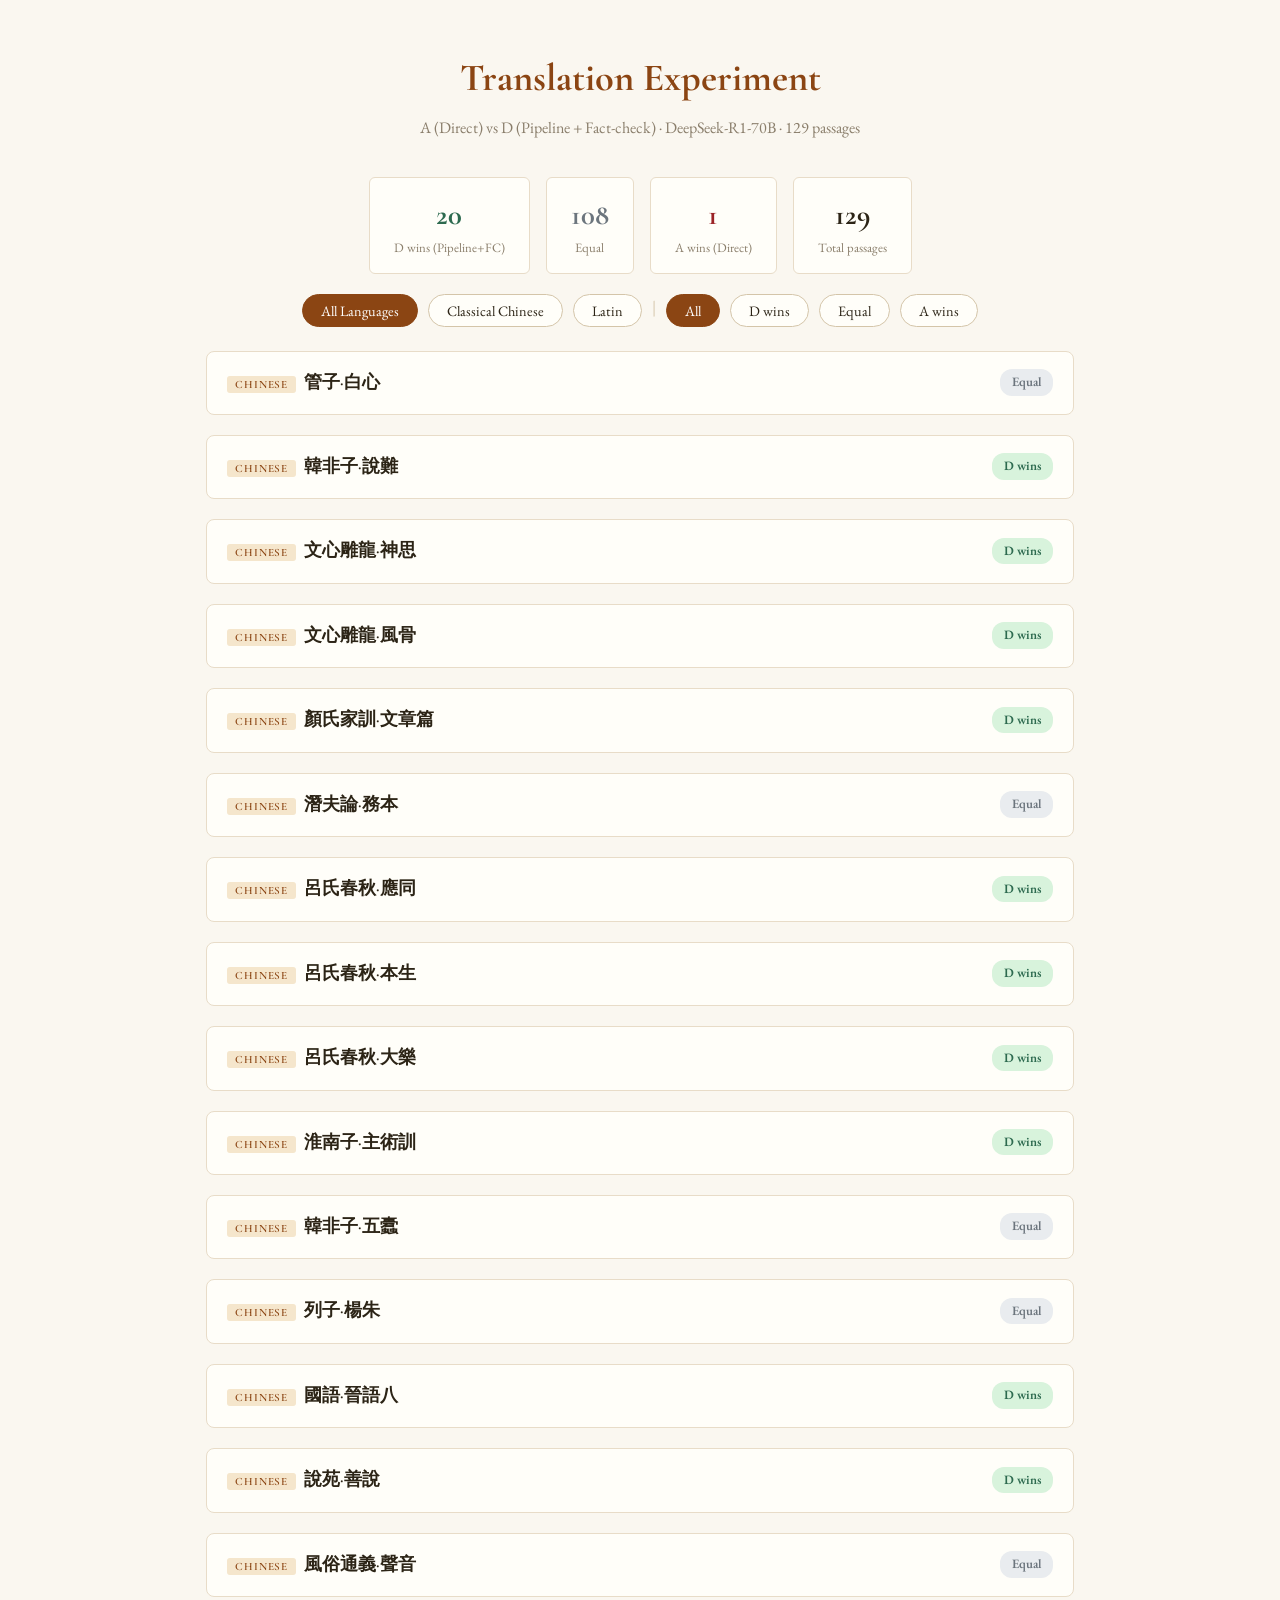
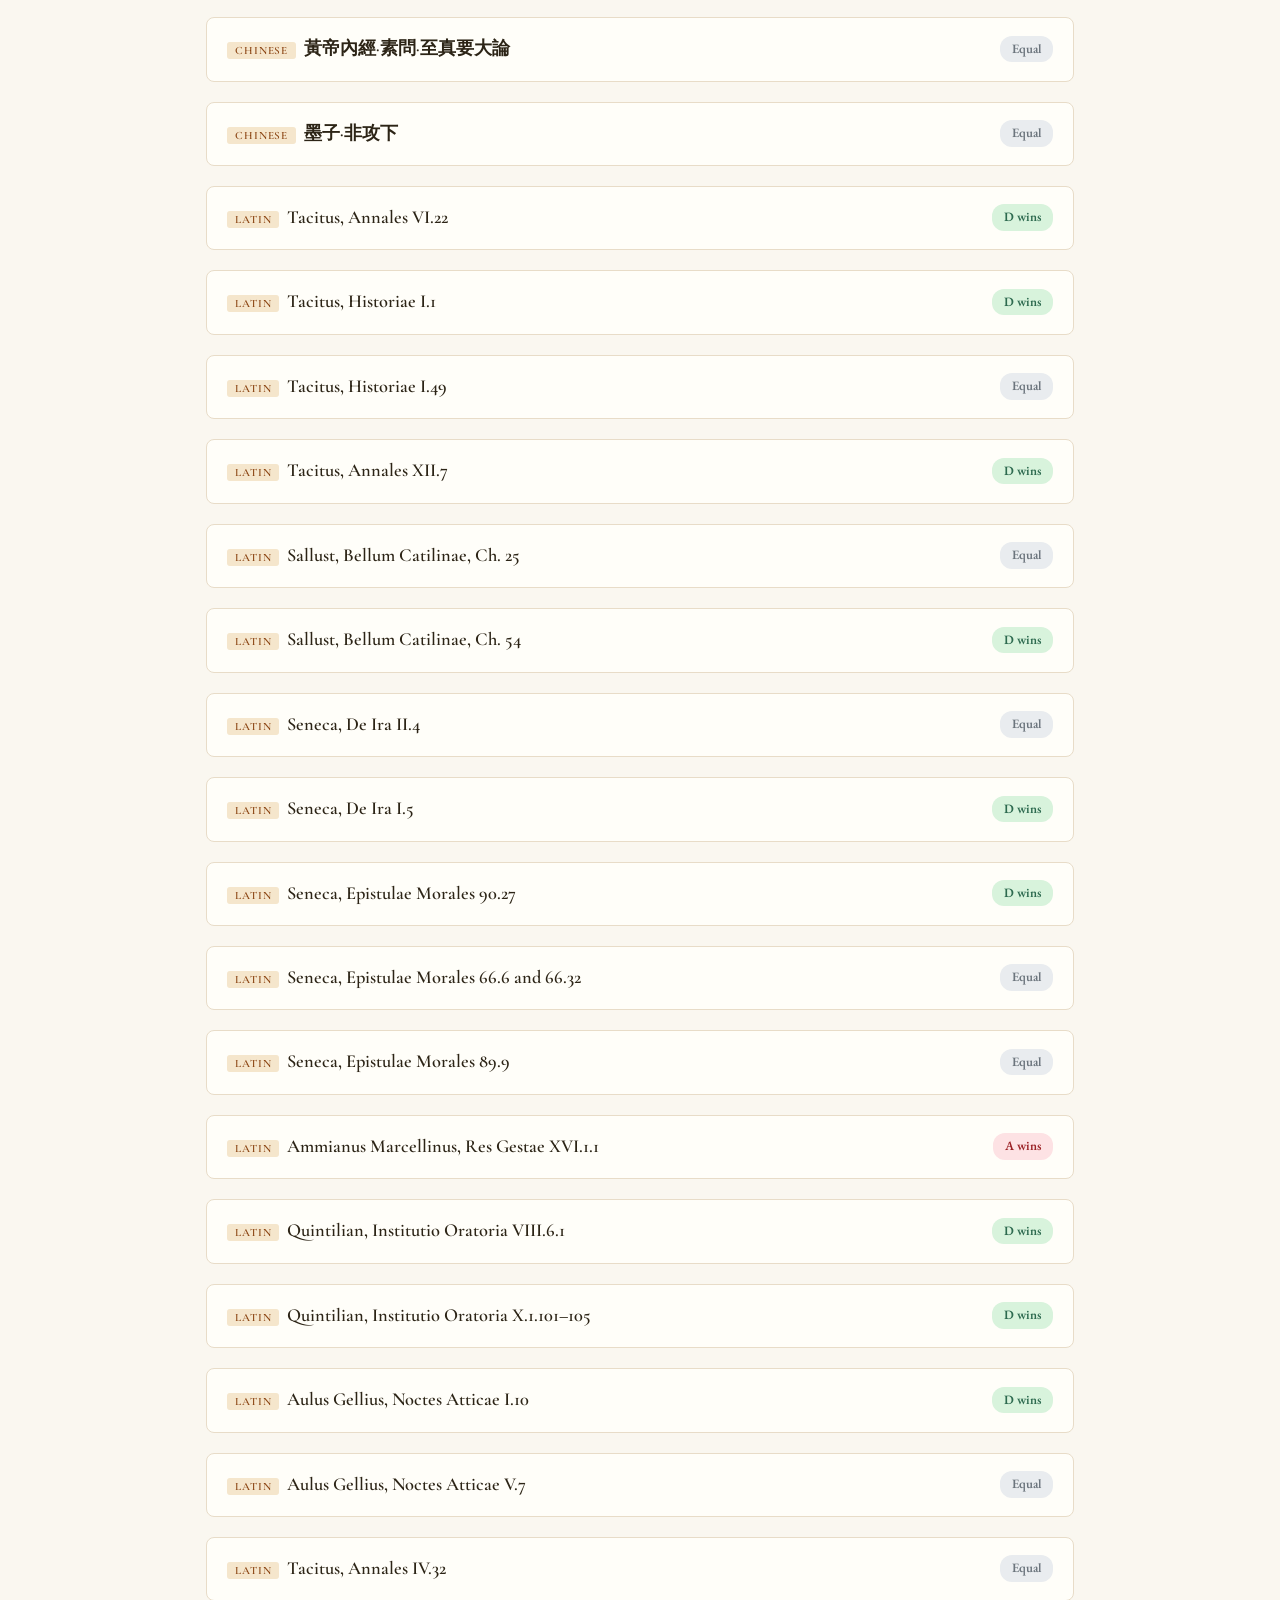
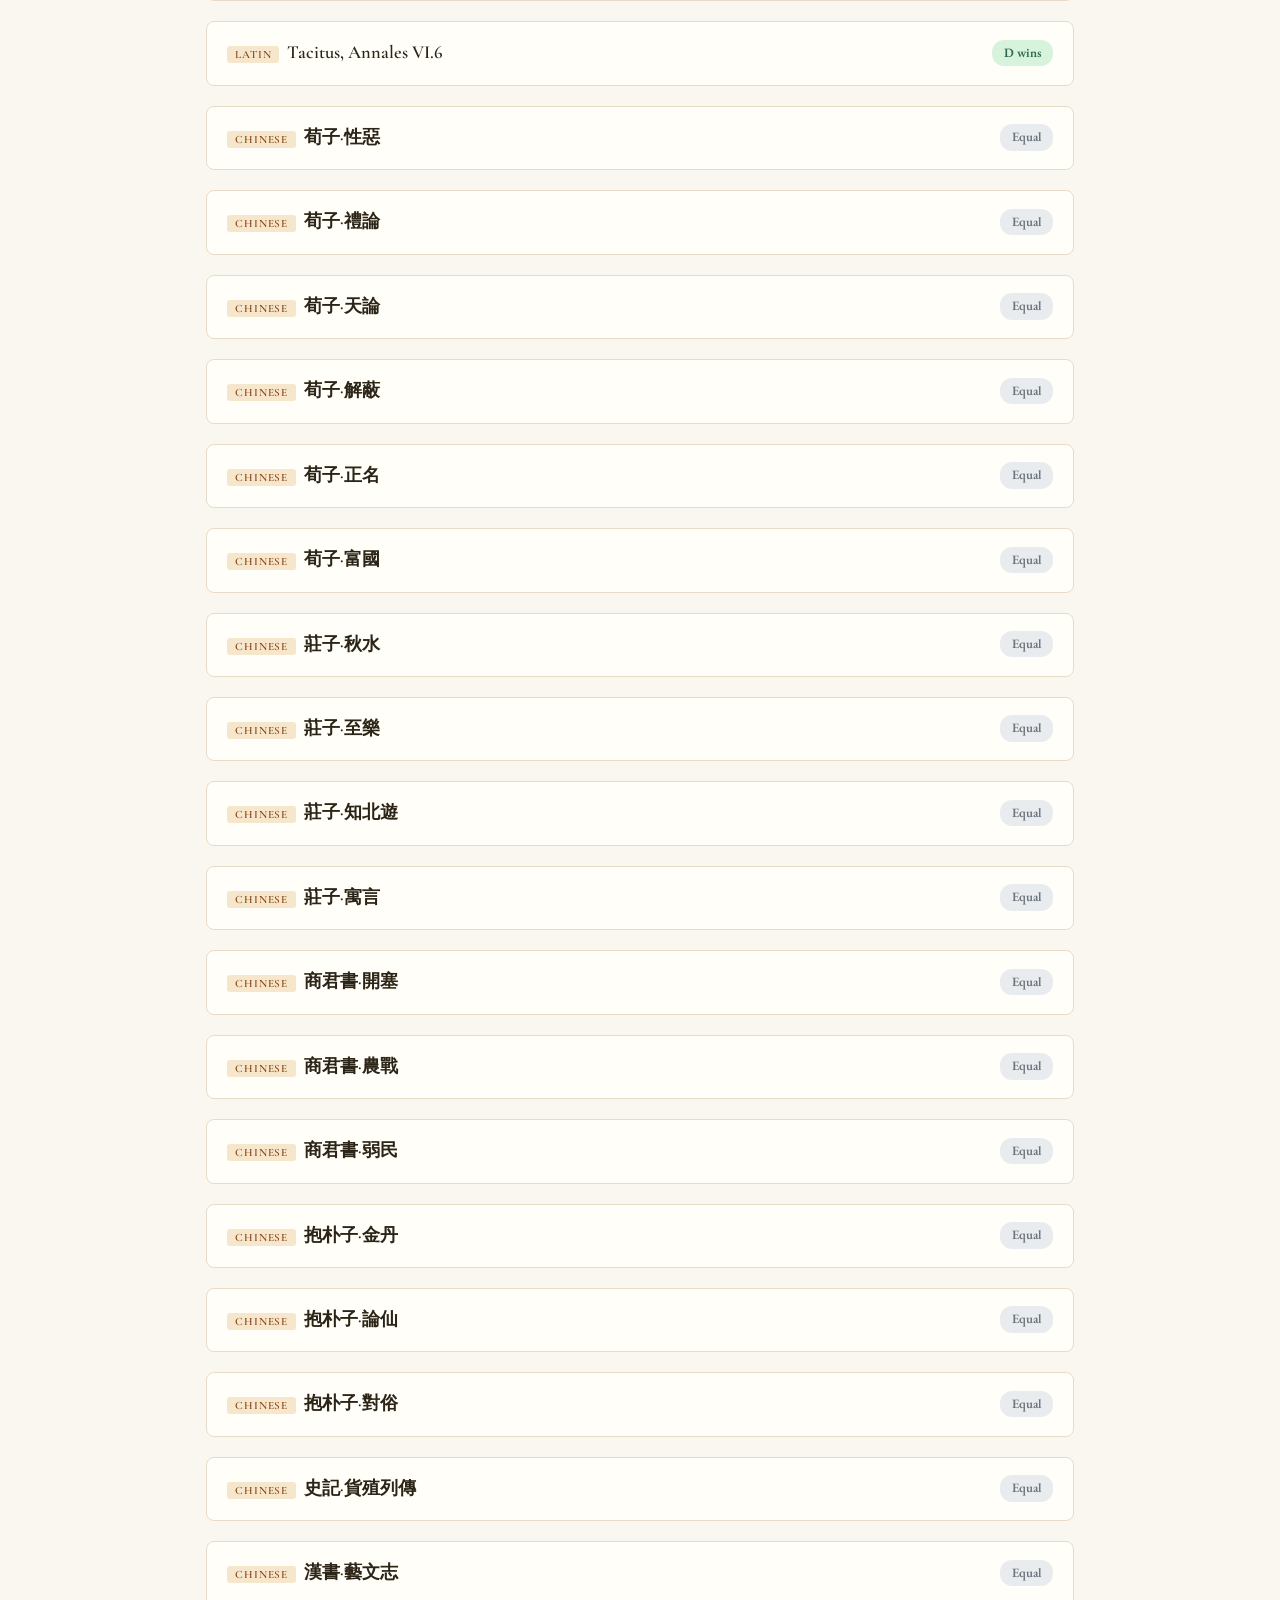
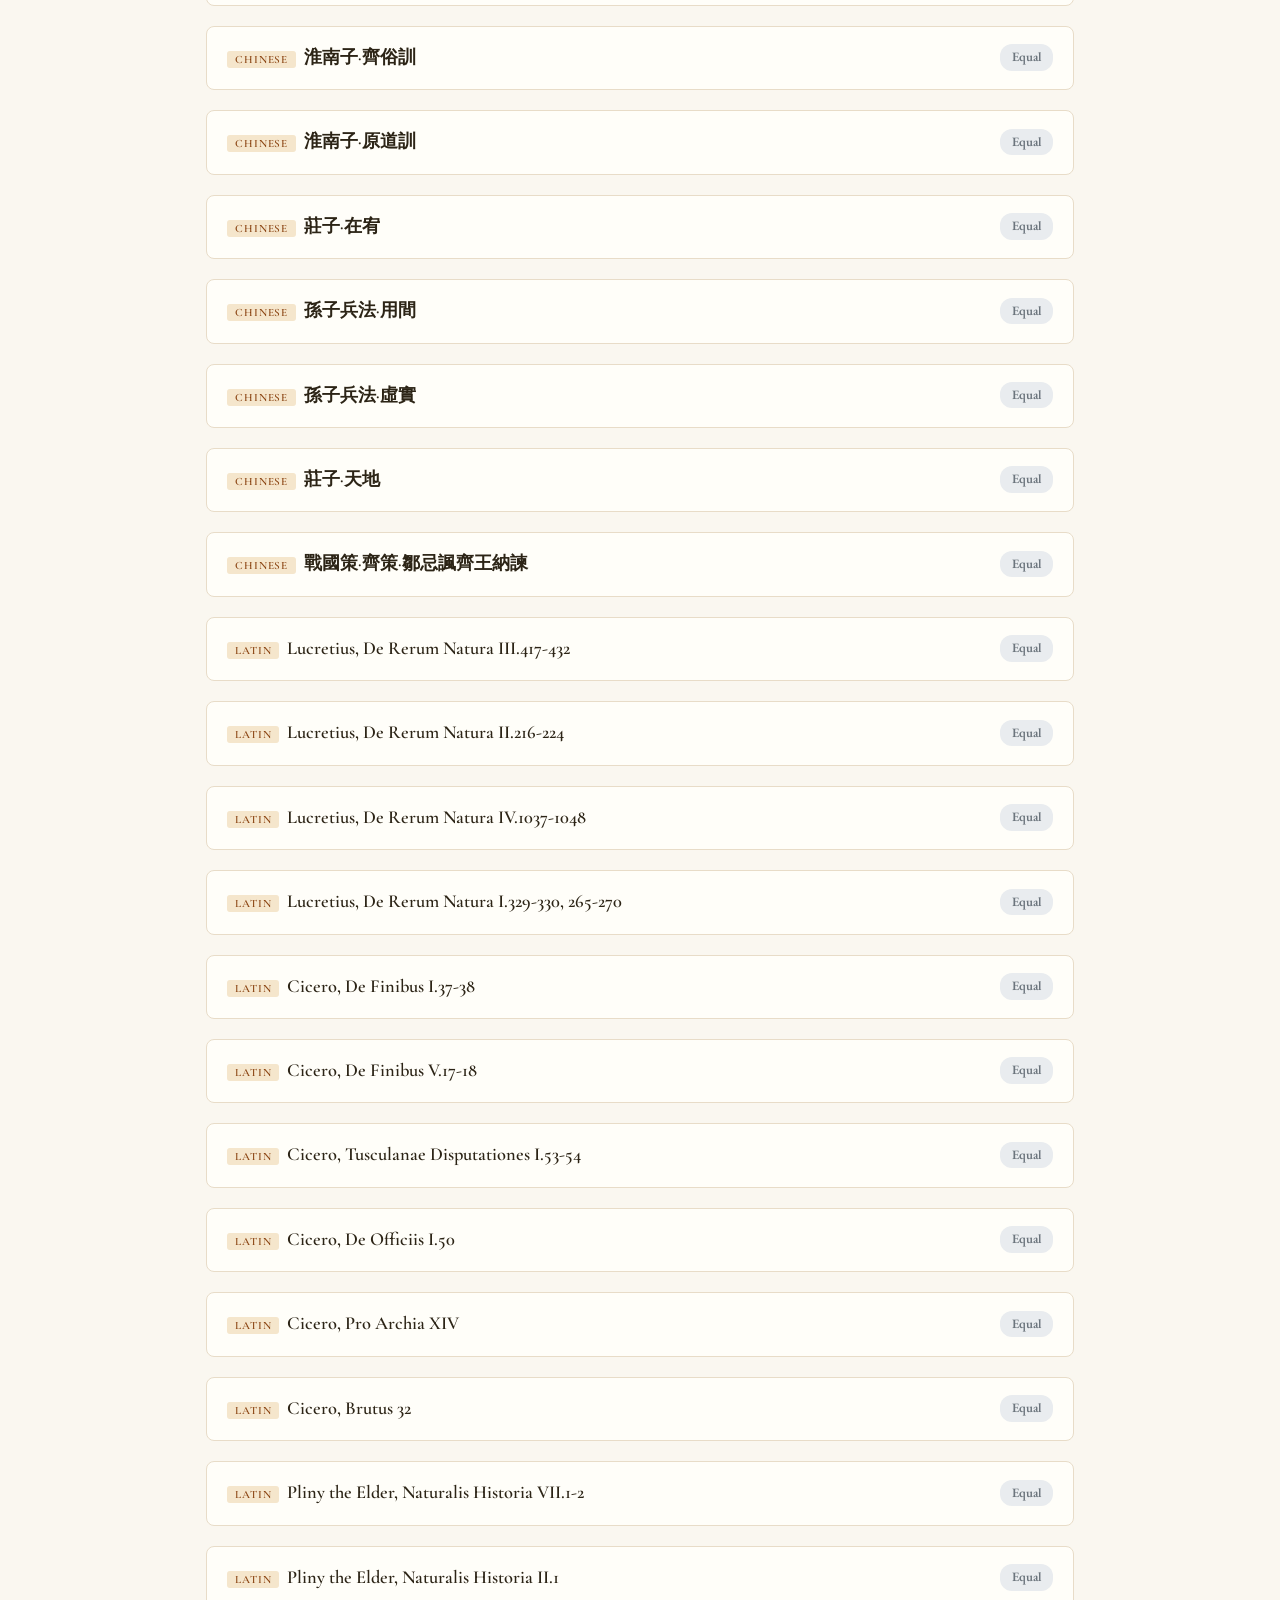
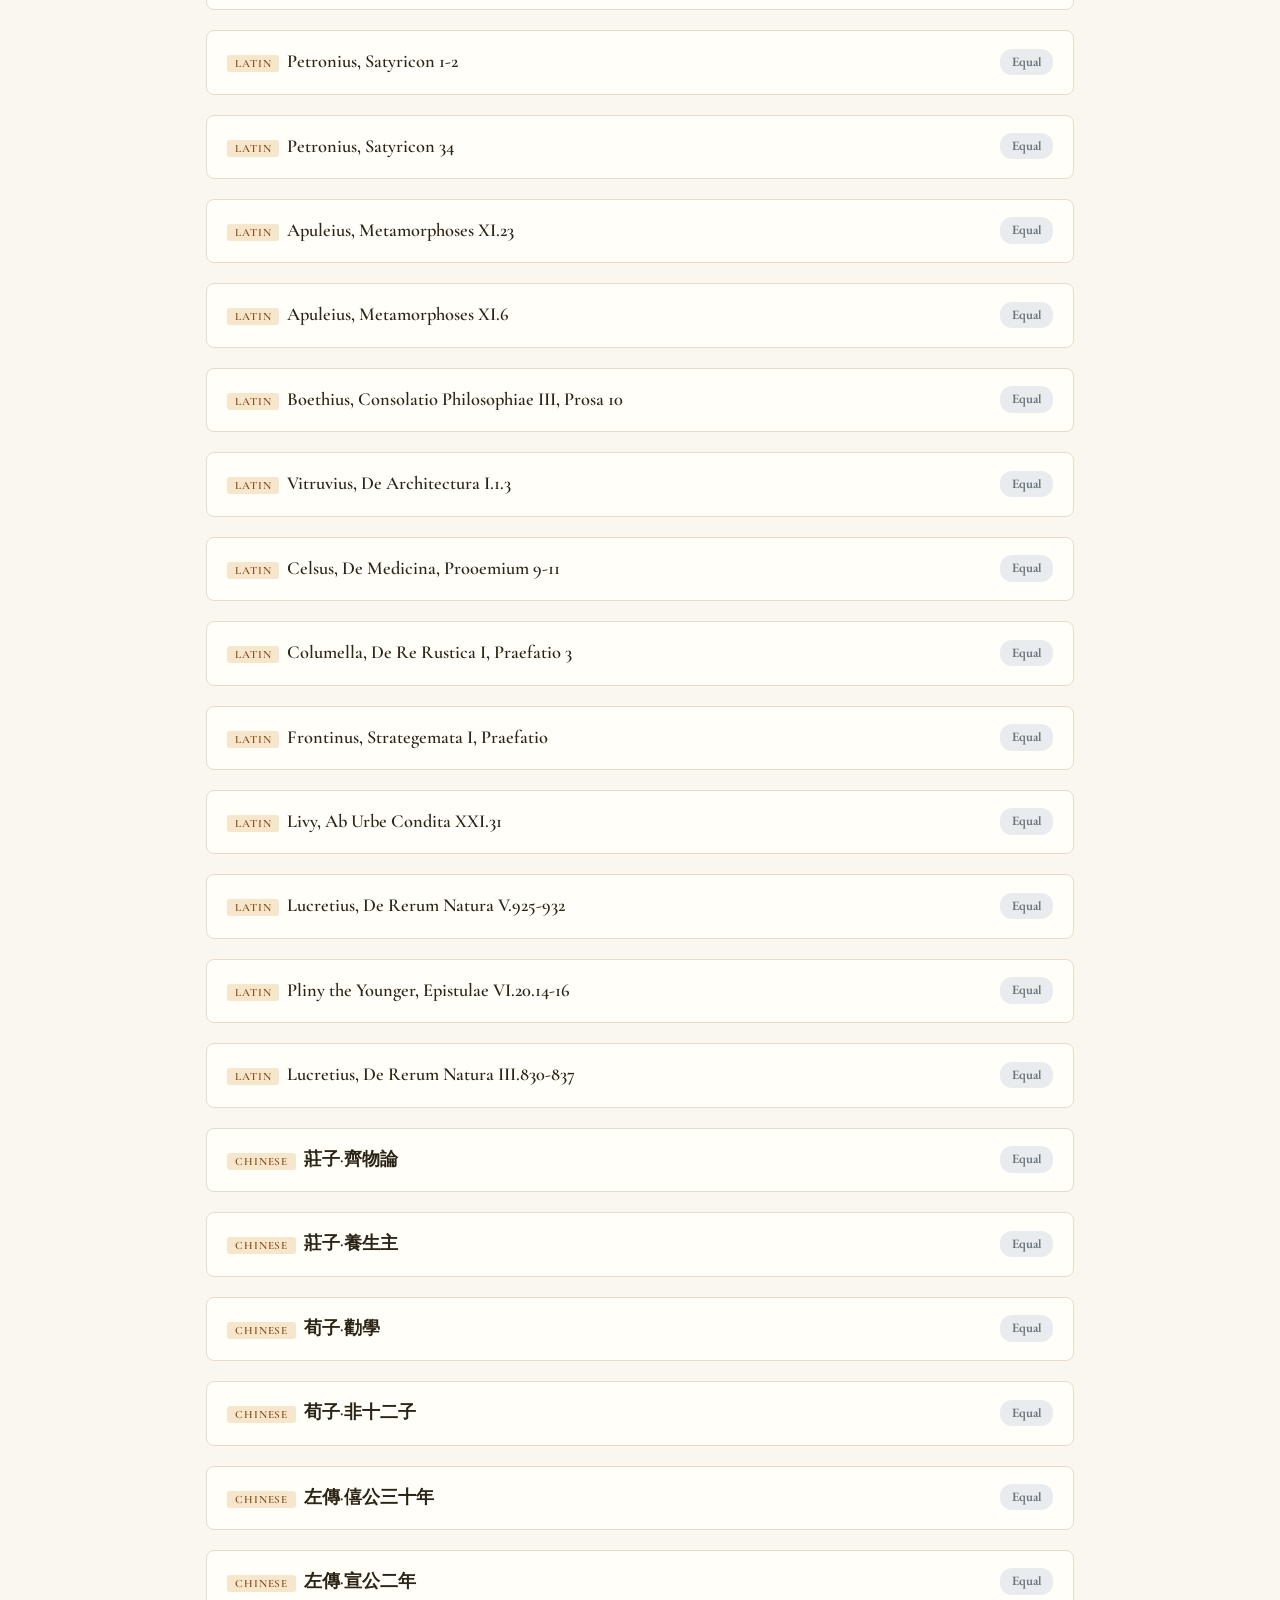
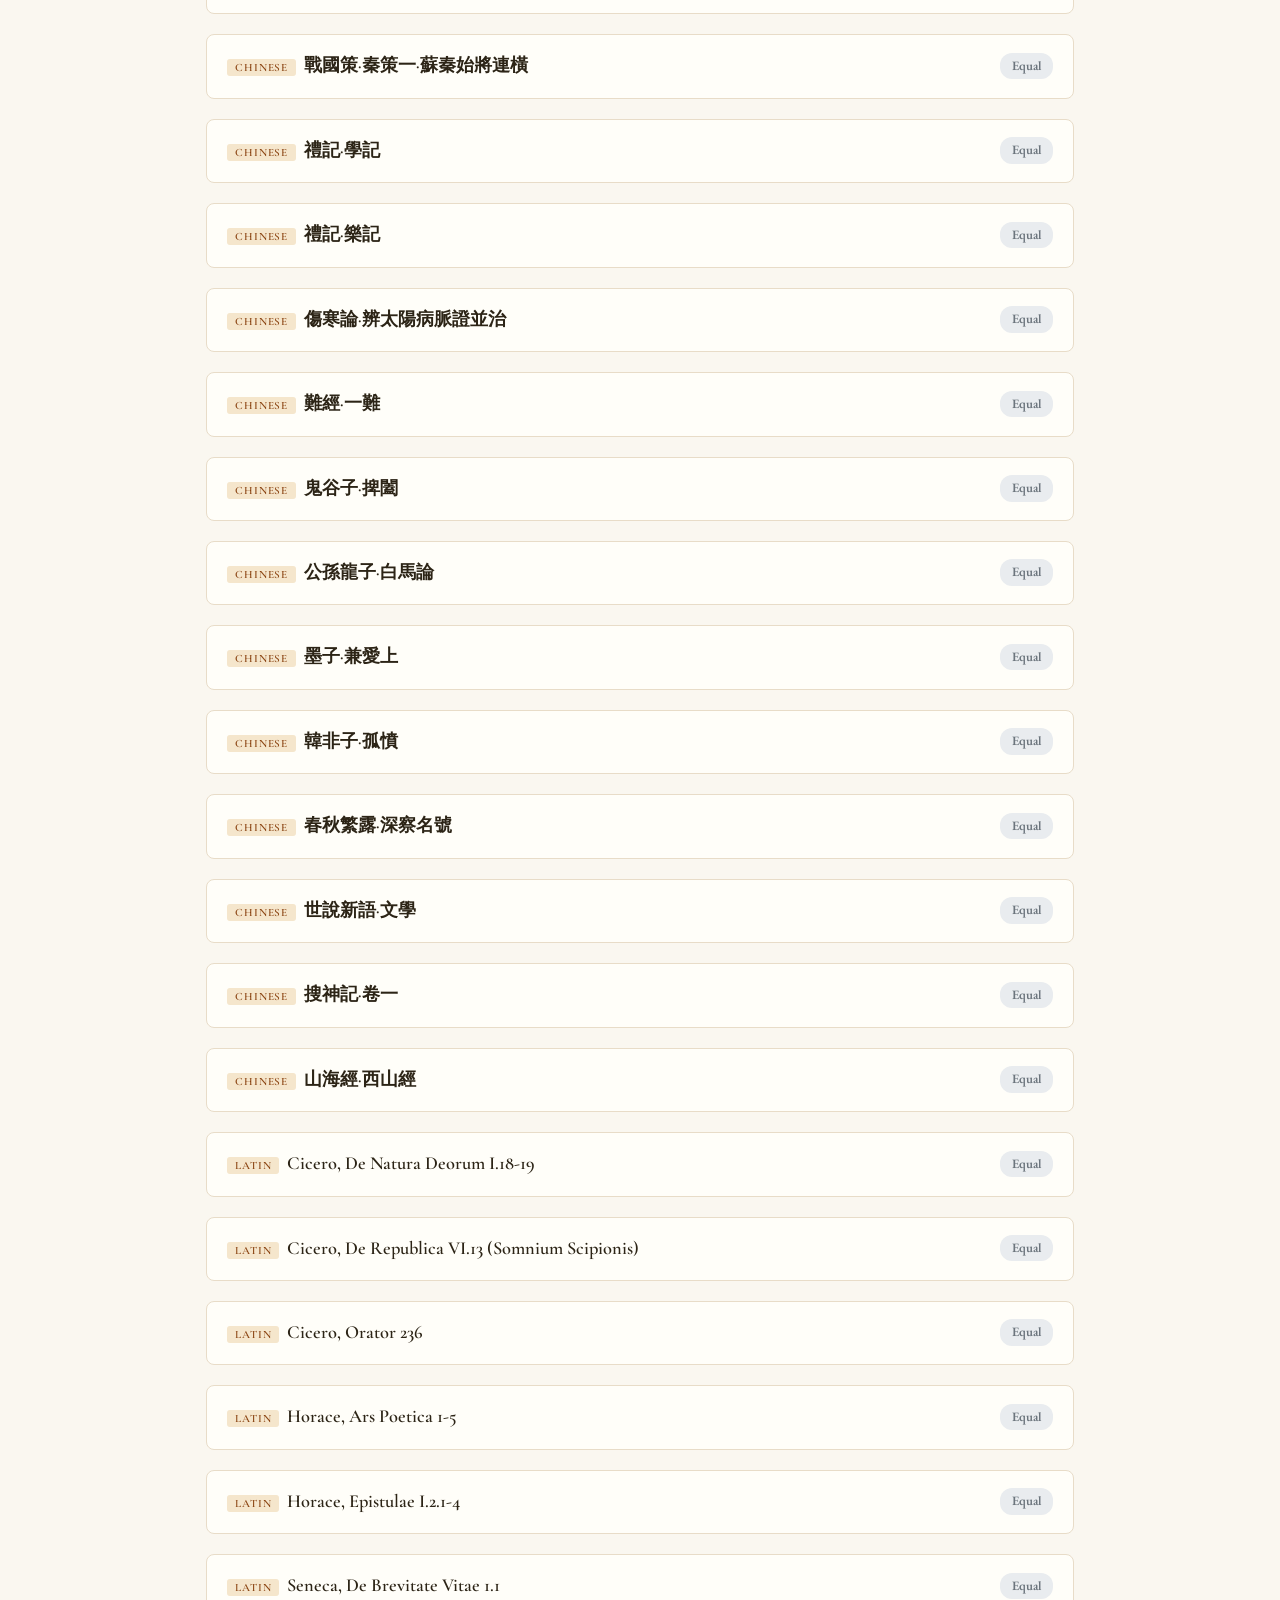
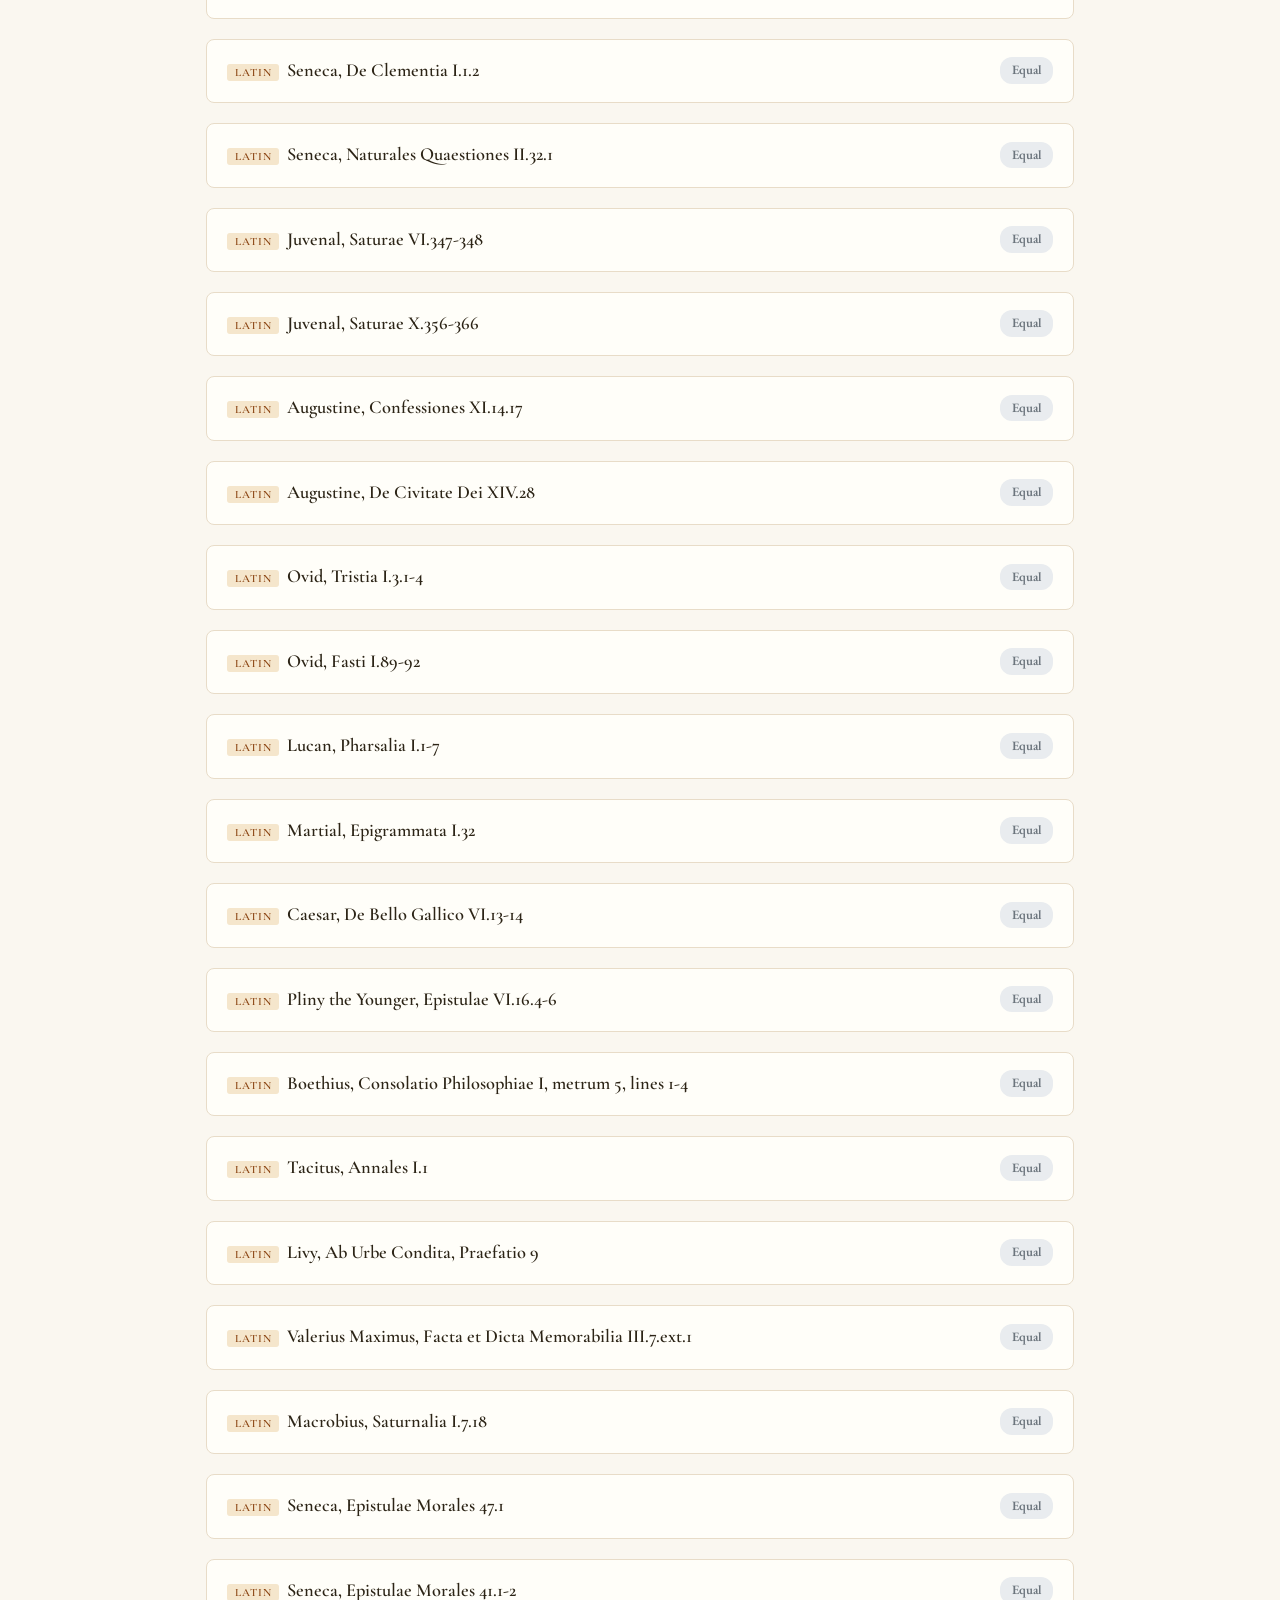
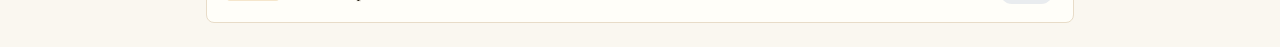
<file: experiment.html>
<!DOCTYPE html>
<html lang="en">
<head>
<meta charset="UTF-8">
<meta name="viewport" content="width=device-width, initial-scale=1.0">
<title>Translation Experiment — A vs D Comparison</title>
<link rel="preconnect" href="https://fonts.googleapis.com">
<link rel="preconnect" href="https://fonts.gstatic.com" crossorigin>
<link href="https://fonts.googleapis.com/css2?family=Cormorant+Garamond:ital,wght@0,400;0,600;0,700;1,400&family=EB+Garamond:ital,wght@0,400;0,500;1,400&family=Noto+Serif+SC:wght@400;600&family=JetBrains+Mono:wght@400;500&display=swap" rel="stylesheet">
<style>
:root {
  --bg: #FAF7F0; --bg-deep: #F3EDE0; --text: #2C2416;
  --text-muted: #8a7e6b; --accent: #8B4513; --accent-light: #A0522D;
  --border: #D4C5A9; --border-light: #E8DCC8; --card-bg: #FFFEF9;
  --highlight: #F5E6CC; --win-d: #2d6a4f; --win-a: #9b2226;
  --equal: #6c757d; --diff-bg: #FFF3CD;
}
* { margin:0; padding:0; box-sizing:border-box; }
body { font-family:'EB Garamond','Noto Serif SC',Georgia,serif; background:var(--bg); color:var(--text); line-height:1.6; }

header { text-align:center; padding:48px 24px 16px; }
header h1 { font-family:'Cormorant Garamond',serif; font-size:2.4rem; color:var(--accent); }
header p { font-size:1rem; color:var(--text-muted); margin-top:6px; }

.stats { max-width:800px; margin:20px auto; display:flex; gap:16px; justify-content:center; flex-wrap:wrap; }
.stat-box { background:var(--card-bg); border:1px solid var(--border-light); border-radius:6px; padding:14px 24px; text-align:center; }
.stat-box .num { font-size:1.8rem; font-weight:700; font-family:'Cormorant Garamond',serif; }
.stat-box .label { font-size:0.8rem; color:var(--text-muted); }
.stat-box.win-d .num { color:var(--win-d); }
.stat-box.win-a .num { color:var(--win-a); }
.stat-box.equal .num { color:var(--equal); }

.filters { max-width:800px; margin:20px auto; display:flex; gap:10px; justify-content:center; flex-wrap:wrap; }
.filters button { font-family:'EB Garamond',serif; font-size:0.9rem; padding:6px 18px; border:1px solid var(--border); border-radius:20px; background:var(--card-bg); cursor:pointer; color:var(--text); transition:all 0.2s; }
.filters button:hover, .filters button.active { background:var(--accent); color:#fff; border-color:var(--accent); }

.passages { max-width:900px; margin:24px auto; padding:0 16px; }

.passage { background:var(--card-bg); border:1px solid var(--border-light); border-radius:8px; margin-bottom:20px; overflow:hidden; }
.passage-header { padding:16px 20px; cursor:pointer; display:flex; justify-content:space-between; align-items:center; border-bottom:1px solid transparent; transition:all 0.2s; }
.passage-header:hover { background:var(--highlight); }
.passage-header h2 { font-family:'Cormorant Garamond',serif; font-size:1.15rem; font-weight:600; color:var(--text); }
.passage-header .verdict { font-size:0.8rem; font-weight:600; padding:3px 12px; border-radius:12px; }
.verdict.d-win { background:#d8f3dc; color:var(--win-d); }
.verdict.a-win { background:#fde2e4; color:var(--win-a); }
.verdict.equal { background:#e9ecef; color:var(--equal); }
.passage-header .lang-tag { font-size:0.7rem; letter-spacing:0.08em; text-transform:uppercase; color:var(--accent); background:var(--highlight); padding:2px 8px; border-radius:3px; margin-right:8px; }

.passage-body { display:none; padding:0 20px 20px; }
.passage.open .passage-body { display:block; }
.passage.open .passage-header { border-bottom:1px solid var(--border-light); }

.source-text { background:var(--bg-deep); border-radius:6px; padding:14px 16px; margin:14px 0; font-size:1.05rem; line-height:1.8; }
.source-text.chinese { font-family:'Noto Serif SC',serif; }
.source-text.latin { font-style:italic; }

.difficulty { font-size:0.82rem; color:var(--text-muted); margin:8px 0 16px; padding-left:12px; border-left:3px solid var(--border); }

.annotations { margin:16px 0; }
.annotations h3 { font-size:0.85rem; letter-spacing:0.1em; text-transform:uppercase; color:var(--accent); margin-bottom:8px; }
.anno-grid { display:grid; grid-template-columns:1fr 1fr; gap:8px; }
.anno-item { background:var(--bg); border:1px solid var(--border-light); border-radius:4px; padding:10px 12px; font-size:0.85rem; }
.anno-item .form { font-weight:600; color:var(--accent); font-size:1rem; }
.anno-item .meaning { margin-top:2px; }
.anno-item .significance { margin-top:4px; font-size:0.8rem; color:var(--text-muted); font-style:italic; }
.anno-item .correction { margin-top:4px; font-size:0.8rem; color:var(--win-a); font-weight:500; }

.comparison { display:grid; grid-template-columns:1fr 1fr; gap:16px; margin:16px 0; }
.trans-col h3 { font-size:0.85rem; letter-spacing:0.1em; text-transform:uppercase; margin-bottom:8px; }
.trans-col h3.label-a { color:var(--win-a); }
.trans-col h3.label-d { color:var(--win-d); }
.trans-col .text { font-size:0.92rem; line-height:1.7; padding:12px 14px; border-radius:6px; border:1px solid var(--border-light); min-height:80px; }
.trans-col .text.a-text { background:#fff; }
.trans-col .text.d-text { background:#f0faf4; }

.judge-note { font-size:0.85rem; color:var(--text-muted); margin-top:12px; padding:10px 14px; background:var(--bg-deep); border-radius:6px; border-left:3px solid var(--accent); }
.judge-note b { color:var(--text); }

@media (max-width:700px) {
  .comparison { grid-template-columns:1fr; }
  .anno-grid { grid-template-columns:1fr; }
}
</style>
</head>
<body>

<header>
  <h1>Translation Experiment</h1>
  <p>A (Direct) vs D (Pipeline + Fact-check) &middot; DeepSeek-R1-70B &middot; 129 passages</p>
</header>

<div class="stats" id="stats"></div>
<div class="filters" id="filters"></div>
<div class="passages" id="passages"></div>

<script id="viz-data">
window.VIZ_DATA = [{"id": 7, "language": "classical-chinese", "source": "管子·白心", "text": "人言善，亦勿听。人言恶，亦勿听。持而待之，空然勿两之，淑然自清。名正法备，则圣人无事。欲爱吾身，先知吾情，君亲六合，以考内身。", "difficulty": "Highly abstract inner-cultivation philosophy. 空然勿两之 (remain empty without duality) compresses a complex meditative concept. 淑然自清 uses an unusual adverbial form. 六合 (six directions = cosmos) combined with 考内身 (examine inner body) creates a macro-micro parallel typical of Huang-Lao thought but rare in standard Classical Chinese curricula.", "translation_A": "Do not listen to what others say is good, and do not listen to what others say is evil. Hold on to it and wait, remain empty and do not be divided, and you will naturally be pure and clear. When names are correct and laws are complete, the sage has nothing to do. If you wish to love yourself, first understand your emotions; examine your inner self through your relationships with rulers, parents, and the six directions.", "translation_D": "When others praise you, do not listen; when others criticize you, do not listen either. Hold fast to this principle, remain empty and untroubled, and be serene and self-clear. When principles are correct and laws are complete, the sage has nothing to do. To cherish your own person, you must first understand your emotions. Examine your inner self to investigate the harmony of the ruler, ministers, and the six directions.", "annotations": [{"form": "人言", "meaning": "others' opinions; public opinion", "significance": "This term highlights the importance of remaining indifferent to external praise or criticism, a key concept in Daoist self-cultivation that emphasizes inner judgment over external validation."}, {"form": "淑然自清", "meaning": "naturally clear and pure; serene and untroubled", "significance": "This phrase describes the ideal state of mind achieved through inner cultivation, emphasizing clarity and purity as essential qualities for a sage or cultivated individual."}, {"form": "名正法备", "meaning": "names (principles) are correct and laws are complete", "significance": "This term reflects the integration of Daoist and Legalist thought, suggesting that when principles and laws are properly established, governance becomes effortless and harmonious."}, {"form": "内身", "meaning": "inner person; inner self", "significance": "This term refers to the cultivation of one's inner self, a central concept in Daoist thought that emphasizes self-awareness and introspection as the foundation for ethical and political wisdom."}]}, {"id": 8, "language": "classical-chinese", "source": "韓非子·說難", "text": "周澤未渥也，而語極知，說行而有功則德忘，說不行而有敗則見疑，如此者身危。事以密成，語以泄敗，未必其身泄之也，而語及所匿之事，如此者身危。", "difficulty": "Dense political-risk analysis with parallel conditional clauses. 周澤未渥 (favor not yet substantial) uses an unusual adjective 渥. The paradox structure (success → forgotten credit; failure → suspected) encodes a lose-lose dilemma. 語及所匿之事 involves nested reference to concealed matters. Han Feizi's compressed analytical style is notoriously difficult.", "translation_A": "When kindness and generosity have not yet been widely bestowed, but words are exceedingly wise, if a proposal is implemented and achieves success, the merit is forgotten, and if a proposal is not implemented and results in failure, suspicion arises. In such cases, one's position becomes precarious. Affairs are accomplished through secrecy, but ruined through disclosure. It is not necessarily that the person themselves leaked the information, yet their words touch upon the concealed matters. In such cases, one's position becomes precarious.", "translation_D": "When extensive virtue has not yet been fully realized, yet speech reaches the height of wisdom, if persuasion leads to successful action, then virtue is forgotten; if persuasion does not lead to action but instead results in failure, then suspicion arises. Such circumstances endanger one's position. Affairs are accomplished through secrecy, but speech leads to failure through disclosure. It is not necessarily that the individual themselves disclose the hidden matter, yet speech touches upon what is concealed—such circumstances endanger one's position.", "annotations": [{"form": "周澤", "meaning": "Extensive virtue or benevolence (literally, 'thoroughly moistened'), suggesting a ruler's widespread moral influence.", "significance": "This term sets the tone for discussing the balance between a ruler's virtue and the practical outcomes of their policies or decisions."}, {"form": "語極知", "meaning": "Speech reaching the height of wisdom; implying persuasive and insightful communication.", "significance": "Highlights the importance of eloquence and wisdom in persuasion, which is central to the passage's discussion of political strategy."}, {"form": "德忘", "meaning": "Virtue being forgotten; suggesting that moral achievements are overlooked when actions succeed.", "significance": "Illustrates the tension between moral ideals and practical outcomes, a key theme in Legalist philosophy."}, {"form": "見疑", "meaning": "To be viewed with suspicion; implying distrust or skepticism toward the speaker.", "significance": "Shows the political risks of persuasion, where failure can lead to loss of credibility."}, {"form": "事以密成", "meaning": "Affairs are accomplished through secrecy; emphasizing the importance of confidentiality in political success.", "significance": "Reflects the Legalist emphasis on strategic secrecy and the dangers of disclosure."}, {"form": "語以泄敗", "meaning": "Speech leading to failure; suggesting that careless or premature disclosure can undermine success.", "significance": "Underscores the delicate balance between effective communication and maintaining secrecy in political strategy."}]}, {"id": 9, "language": "classical-chinese", "source": "文心雕龍·神思", "text": "寂然凝慮，思接千載；悄焉動容，視通萬里。吟詠之間，吐納珠玉之聲；眉睫之前，卷舒風雲之色。登山則情滿於山，觀海則意溢於海，我才之多少，將與風雲而並驅矣。", "difficulty": "Liu Xie's literary theory uses highly figurative language to describe creative imagination. 寂然凝慮/悄焉動容 pair stillness with movement in the creative process. 吐納珠玉之聲 (exhale/inhale sounds of pearls and jade) is a synaesthetic metaphor for literary composition. 情滿於山/意溢於海 employ spatial metaphors for emotional-intellectual engagement that have no direct equivalents in Western literary theory.", "translation_A": "In stillness, I concentrate my thoughts, connecting them to a thousand generations; With a subtle movement, my vision spans ten thousand miles. As I chant, I emit and absorb the sounds of pearls and jade; Before my eyebrows, the colors of wind and clouds unfold and retract. When I climb a mountain, my emotions are filled with the mountain; when I gaze at the sea, my thoughts overflow into the sea. My talent, however great or small, will be driven together with the wind and clouds.", "translation_D": "Quietly and deeply contemplating, thoughts connecting with a thousand generations;  \nQuietly moving with emotion, gaze penetrating ten thousand miles.  \nIn the midst of chanting and singing, exhaling and inhaling the sound of pearls and jade;  \nBefore the eyebrows, rolling out and retracting the colors of wind and clouds.  \nWhen climbing a mountain, emotions are filled by the mountain;  \nWhen gazing at the sea, thoughts overflow into the sea.  \nHow great my talent is, I shall soon ride the winds and clouds together.", "annotations": [{"form": "寂然凝慮", "meaning": "Quietly and deeply contemplating", "significance": "This phrase sets the tone for the passage, emphasizing the depth of thought and introspection. It highlights the quiet, meditative state of the individual, which is crucial for understanding the aesthetic and intellectual themes."}, {"form": "珠玉之聲", "meaning": "The sound of pearls and jade", "significance": "This metaphor represents the beauty and refinement of speech or artistic expression. It underscores the aesthetic value of the sounds produced during contemplation, linking intellectual activity to artistic expression."}, {"form": "風雲之色", "meaning": "The colors of wind and clouds", "significance": "This phrase symbolizes the dynamic and ever-changing nature of emotions and thoughts. It connects the individual's inner state to the natural world, emphasizing the fluidity and depth of their feelings."}, {"form": "情滿於山", "meaning": "Emotions filling the mountains", "significance": "This phrase illustrates the profound emotional engagement with nature. It suggests that the individual's feelings are so vast and intense that they overflow into the natural landscape, highlighting the interconnectedness of the self and the environment."}, {"form": "意溢於海", "meaning": "Intent overflowing into the sea", "significance": "This phrase extends the idea of emotional and intellectual abundance, suggesting that the individual's thoughts and intentions are so expansive that they spill over into the vastness of the sea, symbolizing boundless creativity and insight."}]}, {"id": 10, "language": "classical-chinese", "source": "文心雕龍·風骨", "text": "結言端直，則文骨成焉；意氣駿爽，則文風清焉。若豐藻克贍，風骨不飛，則振采失鮮，負聲無力。是以綴慮裁篇，務盈守氣，剛健既實，輝光乃新。", "difficulty": "Liu Xie's key aesthetic concepts 風 (wind/style) and 骨 (bone/structure) have no precise Western equivalents. 駿爽 (vigorous and brisk) is a rare compound. 豐藻克贍 (rich ornamentation fully sufficient) uses 克 in an archaic sense. The final line 剛健既實輝光乃新 compresses a complete aesthetic theory into eight characters.", "translation_A": "When language is straightforward, the literary framework is established; when the tone and spirit are fresh and clear, the literary style becomes pure. If the rich style is overly abundant and the manner does not flourish, then the brightness is lost, and the reputation lacks strength. Therefore, in compiling thoughts and editing the article, one must ensure fullness and maintain energy. Being strong and solid, the brilliance is renewed.", "translation_D": "When language is straightforward and upright, the literary structure is established; when tone and style are vigorous and refreshing, the literary manner is clear. If rich and elaborate language is excessive, the style or manner does not soar, then the display of talent or style becomes dull, and the voice lacks strength. Therefore, in compiling thoughts and editing the text, one must strive to be full and maintain energy; when strength and firmness are actualized, brilliance is thereby renewed.", "annotations": [{"form": "結言端直", "meaning": "When language is straightforward and upright", "significance": "This phrase emphasizes the importance of clarity and directness in writing, which serves as the foundation for a well-structured literary work."}, {"form": "文骨", "meaning": "literary structure or backbone", "significance": "Refers to the underlying framework or essential elements of a literary work that give it form and coherence."}, {"form": "意氣", "meaning": "tone and style", "significance": "This term captures the mood and stylistic nuances that convey the author's intent and emotional resonance in the text."}, {"form": "文風", "meaning": "literary style or manner", "significance": "Describes the overall aesthetic and stylistic qualities of a literary work, influenced by the author's tone and approach."}, {"form": "豐藻", "meaning": "rich and elaborate language", "significance": "Refers to the use of ornate and sophisticated language, which can enhance the beauty of a text but must be balanced to avoid excess."}, {"form": "風骨", "meaning": "style or manner", "significance": "This term highlights the unique and distinctive qualities of an author's writing style that set it apart from others."}, {"form": "振采", "meaning": "display of talent or style", "significance": "Refers to the showcasing of literary skill and originality, which is essential for making a work memorable and impactful."}, {"form": "輝光", "meaning": "brilliance or radiance", "significance": "Symbolizes the lasting impression and beauty of a well-crafted literary work that stands the test of time."}]}, {"id": 11, "language": "classical-chinese", "source": "顏氏家訓·文章篇", "text": "文章當以理致為心腎，氣調為筋骨，事義為皮膚，華麗為冠冕。今世相承，趨本棄末，率多浮豔。古人之文，宏材逸氣，體度風格，去今實遠；但緝綴疏樸，未為密致耳。", "difficulty": "Extended body metaphor mapping literary elements to organs (理致=heart/kidneys, 氣調=sinews/bones, 事義=skin, 華麗=crown). 宏材逸氣 (grand talent, unconstrained spirit) and 體度風格 (form, measure, wind, structure) pack multiple aesthetic concepts into four-character phrases. 緝綴疏樸 (stitching together loosely and plainly) contrasts with 密致 (tight and refined).", "translation_A": "An essay should take principles as its heart, tone as its framework, substance as its flesh, and elegance as its adornment. In the present world, people follow this principle but abandon its refinement, and the majority pursue superficiality. The writing of ancient people was magnificent in talent and style, with a grandeur and charm that truly far surpasses that of today. However, their composition was loose and plain, not yet refined and dense.", "translation_D": "An essay must take underlying principles (理致) as its heart and kidneys, tone and style (氣調) as its sinews and bones, factual content (事義) as its skin, and ornamentation (華麗) as its crown. In the present age, people follow one after another, pursuing the essential (本) while discarding the superficial (末), and mostly produce superficially flashy works. The writings of the ancients, however, are characterized by their grandeur and elegance (宏材逸氣), their dignity and style (體度風格), and are truly far superior to those of today; yet, their composition is loose and plain, not tightly polished.", "annotations": [{"form": "理致", "meaning": "Underlying principles or fundamental ideas that guide the structure and content of a text.", "significance": "This term is central to the author's argument about the essential qualities of good writing. It emphasizes the importance of logical coherence and thematic consistency in a text."}, {"form": "气调", "meaning": "Tone and style, referring to the overall aesthetic and emotional resonance of a text.", "significance": "The author uses this term to highlight the importance of a text's stylistic and tonal qualities, which are likened to the 'sinews and bones' of the body, emphasizing their structural and foundational role."}, {"form": "事义", "meaning": "Factual content or substantive meaning, referring to the actual subject matter and ideas presented in a text.", "significance": "This term represents the concrete, tangible aspects of writing, which the author argues are being neglected in favor of more superficial elements like ornate language."}, {"form": "华丽", "meaning": "Ornamentation or elaborate language, used to embellish a text.", "significance": "The author critiques the overuse of ornate language, likening it to a 'crown' that, while impressive, is secondary to the more fundamental aspects of writing like underlying principles and factual content."}]}, {"id": 12, "language": "classical-chinese", "source": "潛夫論·務本", "text": "凡為國者以富民為本，以正學為基。夫富民者，以農桑為本，以游業為末；百工者，以致用為本，以巧餝為末。三者守本離末則民富，離本守末則民貧。故明君涖國，必崇本抑末，以遏亂危之萌。", "difficulty": "Wang Fu's political economy uses systematic 本/末 (root/branch) opposition across three domains (agriculture, crafts, learning). 游業 (idle occupations) carries strong moral censure. 巧餝 (clever ornamentation) uses the variant character 餝 for 飾. 涖國 (preside over the state) employs the rare verb 涖. The passage's tight parallel structure encodes a complete socioeconomic theory.", "translation_A": "All who govern a country take enriching the people as the foundation and proper learning as the basis. To enrich the people, one must take agriculture and sericulture as the foundation and secondary industries as the supplement; for the hundred crafts, one must take practical use as the foundation and decorative intricacies as the supplement. If these three focus on the essentials and avoid superficialities, the people will be rich; if they abandon the essentials and focus on superficialities, the people will be poor. Therefore, a wise ruler governing the country must honor the essentials and suppress the superficialities to prevent the sprouts of chaos and danger.", "translation_D": "All who govern a state take enriching the people as the foundation and proper learning as the basis. Now, enriching the people is founded upon agriculture and sericulture, with secondary industries as the supplement; the various crafts are founded upon practical use, with decorative excess as the supplement. If these three—agriculture, crafts, and industries—uphold the foundation and reject the secondary, the people will be rich; if they neglect the foundation and uphold the secondary, the people will be poor. Therefore, a wise ruler governing the state must esteem the foundation and suppress the secondary, in order to check the sprouts of chaos and danger.", "annotations": [{"form": "富民", "meaning": "Enriching the people; prosperity of the populace.", "significance": "This term is central to the passage's economic philosophy, emphasizing the importance of ensuring the people's wealth as a foundation for national stability."}, {"form": "農桑", "meaning": "Agriculture and sericulture (the cultivation of mulberry trees for silkworms).", "significance": "Represents the foundational industries of the economy, highlighting the importance of agriculture as the primary source of wealth."}, {"form": "游業", "meaning": "Secondary or auxiliary industries; non-essential economic activities.", "significance": "Contrasted with agriculture and sericulture, it signifies less critical economic pursuits that should not be prioritized over the basics."}, {"form": "致用", "meaning": "Practical use; functionality.", "significance": "Emphasizes the importance of crafts and industries that serve practical purposes, distinguishing them from decorative or non-essential ones."}, {"form": "百工", "meaning": "All kinds of artisans; various craftspeople.", "significance": "Represents the diverse range of skilled laborers whose work is essential to the economy but should remain grounded in practicality."}, {"form": "崇本抑末", "meaning": "Esteem the foundation and suppress the secondary.", "significance": "A key policy recommendation, advocating for prioritizing essential industries and activities over less important ones to ensure economic and social stability."}, {"form": "遏亂危之萌", "meaning": "To check the sprouts of chaos and danger.", "significance": "Highlights the ruler's responsibility to prevent social and economic instability by adhering to the principles of prioritizing the foundation over the secondary."}]}, {"id": 13, "language": "classical-chinese", "source": "呂氏春秋·應同", "text": "類固相召，氣同則合，聲比則應。鼓宮而宮動，鼓角而角動，音律同矣。同氣賢於同義，同義賢於同力，同力賢於同居，同居賢於同名。帝者同氣，王者同義，霸者同力。", "difficulty": "Correlative cosmology linking natural resonance to political hierarchy. 類固相召 (kinds naturally summon each other) establishes the resonance principle. The acoustic example (鼓宮而宮動) requires knowledge of the Chinese pentatonic system. The descending hierarchy 同氣→同義→同力→同居→同名 maps cosmic resonance onto political legitimacy categories (帝/王/霸) from the San Dai tradition.", "translation_A": "Beings of the same kind are mutually responsive; those with the same vital energy unite; voices of similar pitch resonate with one another. When you strike the *gong* note, the *gong* resonates; when you strike the *jue* note, the *jue* resonates, for their tones are in harmony. Sharing the same vital energy is superior to sharing the same righteousness, sharing the same righteousness is superior to sharing the same strength, sharing the same strength is superior to sharing the same dwelling, and sharing the same dwelling is superior to sharing the same name. The Son of Heaven unites through vital energy, the king through righteousness, and the hegemon through strength.", "translation_D": "Categories summon one another, vital energies unite when the same, voices respond when in harmony. When the note *gong* is struck, *gong* resonates; when the note *jiao* is struck, *jiao* resonates—the tones align indeed. Sharing vital energy (氣) is superior to sharing moral principles (義), sharing moral principles is superior to sharing strength (力), sharing strength is superior to sharing residence (居), and sharing residence is superior to sharing name (名). The emperor aligns through vital energy (同氣), the king through moral principles (同義), and the hegemon through strength (同力).", "annotations": [{"form": "類", "meaning": "categories, kinds, or classes of things that are similar or resonate with each other", "significance": "This term is central to the passage's discussion of correlative cosmology, as it explains how similar categories or forces in the universe attract and influence one another."}, {"form": "氣", "meaning": "vital energy, breath, or the animating force that flows through all things", "significance": "In this context, 氣 represents the shared energy or essence that connects beings or phenomena, enabling resonance and interaction. It is a key concept in understanding the passage's cosmological framework."}, {"form": "義", "meaning": "moral principles, righteousness, or what is appropriate", "significance": "義 is highlighted as a higher principle than mere physical force (力), emphasizing the importance of ethical alignment in governance and social order."}, {"form": "力", "meaning": "strength, power, or physical force", "significance": "This term represents the use of brute power or strength, which the passage critiques as a lesser form of governance compared to moral alignment (義) or shared energy (氣)."}, {"form": "帝", "meaning": "emperor, sovereign, or the highest ruler", "significance": "帝 is associated with the highest form of governance, which operates through shared vital energy (同氣). This reflects the ideal of harmonious rule in classical Chinese political philosophy."}, {"form": "王", "meaning": "king, a lesser ruler than an emperor", "significance": "王 represents a secondary form of governance based on shared moral principles (同義), emphasizing the importance of ethical leadership in maintaining order."}, {"form": "霸", "meaning": "hegemon, a ruler who dominates through power", "significance": "霸 is the lowest form of governance in the passage, relying on physical strength (同力) rather than moral or energetic alignment. It highlights the decline from ideal to practical forms of rule."}]}, {"id": 14, "language": "classical-chinese", "source": "呂氏春秋·本生", "text": "始生之者，天也；養成之者，人也。能養天之所生而勿撄之謂天子。夫水之性清，土者抇之，故不得清。人之性壽，物者抇之，故不得壽。聖人之制萬物也，以全其天也。天全則神和矣，目明矣，耳聰矣。", "difficulty": "Yangsheng (nourishing life) philosophy with water metaphor. 撄 (disturb/agitate) is archaic and rare. 抇 (muddy/roil) appears in few texts. The passage redefines 天子 (Son of Heaven) etymologically as 'one who nourishes what heaven generates.' 全其天 (preserve one's heavenly nature) encodes the Daoist concept of innate wholeness. The final triplet 神和/目明/耳聰 maps cosmic onto bodily harmony.", "translation_A": "Heaven gives birth to all living things; humans nurture them. One who nourishes Heaven's creation without interfering with it is called the Son of Heaven. Water is naturally clear, but when stirred by the earth, it loses its clarity. Human nature is inherently long-lived, but when disturbed by external things, it cannot attain longevity. The sage governs all things by preserving their natural endowment. When the natural endowment is preserved, the spirit harmonizes, vision sharpens, and hearing clarifies.", "translation_D": "That which first gives life is Heaven; that which nurtures it to completion is humanity. To nurture what Heaven has produced without interfering with it is what is called the Son of Heaven. The nature of water is clarity, but when soil stirs it, it ceases to be clear. The nature of humanity is longevity, but when desires stir it, it ceases to be long-lived. The sage, in regulating the myriad things, preserves their heavenly nature. When Heaven is preserved, the spirit is harmonious, the eyes are clear, and the ears are acute.", "annotations": [{"form": "始生", "meaning": "The initial birth or origin of life", "significance": "This term sets the foundation for the discussion of human nature and its divine origin, emphasizing the role of Heaven in creation."}, {"form": "天子", "meaning": "The Son of Heaven, referring to the ideal ruler who embodies heavenly principles", "significance": "This term connects the philosophical discussion to governance, suggesting that the ideal ruler aligns human actions with heavenly nature."}, {"form": "水之性清", "meaning": "The nature of water is clarity", "significance": "This metaphor illustrates the idea that human nature, like water, is inherently pure and clear but can be corrupted by external influences."}, {"form": "抇", "meaning": "To stir, agitate, or disturb", "significance": "This term highlights the idea that external forces or desires disrupt the natural state of clarity and longevity, central to the yangsheng philosophy."}, {"form": "全其天", "meaning": "To preserve or maintain one's heavenly nature", "significance": "This phrase encapsulates the Daoist ideal of aligning human actions with the natural order to achieve harmony and longevity."}, {"form": "神和", "meaning": "Harmony of the spirit", "significance": "This term reflects the ultimate goal of preserving heavenly nature, leading to spiritual balance and physical well-being."}]}, {"id": 15, "language": "classical-chinese", "source": "呂氏春秋·大樂", "text": "音樂之所由來者遠矣，生於度量，本於太一。太一出兩儀，兩儀出陰陽。凡樂，天地之和，陰陽之調也。大樂，君臣父子長少之所歡欣而說也。歡欣生於平，平生於道。", "difficulty": "Cosmogonic music theory deriving sound from 太一 (Grand Unity) through 兩儀 (Two Modes) and 陰陽. 度量 (measurement/proportion) has both musical and cosmological senses. The chain 歡欣生於平，平生於道 traces joy backwards through equilibrium to the Dao. This passage conflates music theory, cosmogony, and political philosophy in ways unique to Warring States synthetic thought.", "translation_A": "Music has its origin in antiquity. It is born from measure and based on the Great Unity. The Great Unity gives rise to the Two Aspects, and the Two Aspects give rise to yin and yang. All music is the harmony of heaven and earth and the balance of yin and yang. Great music is what brings joy and delight to rulers and ministers, fathers and sons, elders and youths. Joy arises from harmony, and harmony arises from the Way.", "translation_D": "Music's origin is deeply rooted. It arises from measurement and rhythm and is grounded in the Ultimate One (Taiyi). The Ultimate One gives rise to the Two Extremes, and the Two Extremes give rise to yin and yang. All music represents the harmony of heaven and earth and the balance of yin and yang. Great music is what brings joy and delight to rulers and subjects, fathers and sons, elders and youths. Joy arises from harmony, and harmony arises from the Way (Dao).", "annotations": [{"form": "度量", "meaning": "measure, rhythm, harmony", "significance": "Refers to the foundational principles of music, emphasizing harmony and balance. It highlights the idea that music is rooted in measurable patterns and structures, which are essential for understanding its cosmological origins."}, {"form": "太一", "meaning": "the Ultimate One, the supreme principle", "significance": "A central concept in ancient Chinese cosmology, representing the source of all things. Here, it signifies the ultimate origin of music, linking it to the fundamental principles of the universe."}, {"form": "兩儀", "meaning": "the Two Poles or Two Extremes", "significance": "Represents the primordial duality (yin and yang) from which all phenomena emerge. It underscores the idea that music arises from the interaction of these fundamental opposites."}, {"form": "陰陽", "meaning": "yin and yang", "significance": "Symbolizes the harmonious interplay of opposites. In this context, it explains how music reflects and embodies the balance and interdependence of these cosmic forces."}, {"form": "君臣父子長少", "meaning": "ruler and subject, father and son, elder and younger", "significance": "Refers to the hierarchical relationships within society. The passage suggests that music has the power to bring joy and harmony to these social roles, emphasizing its role in maintaining social order."}, {"form": "平", "meaning": "harmony, equilibrium", "significance": "Indicates a state of balance and stability. It is crucial for understanding how music and the moral order (道) are intertwined in creating a harmonious society."}, {"form": "道", "meaning": "the Way, moral principle", "significance": "Represents the ethical and cosmic order. The passage highlights that true harmony (平) arises from adhering to the Way, linking music to moral and philosophical ideals."}]}, {"id": 16, "language": "classical-chinese", "source": "淮南子·主術訓", "text": "人主之術，處無為之事，而行不言之教。清靜而不動，一度而不搖，因循而任下，責成而不勞。故聖人事省而易治，求寡而易澹，不施而仁，不言而信，不求而得，不為而成。", "difficulty": "Compressed Huang-Lao political theory with six parallel paradoxes in the final sentence (不施而仁, 不言而信, etc.). 一度而不搖 (hold one standard without wavering) uses 度 as both 'standard' and 'measure.' 因循而任下 (follow along and entrust subordinates) encodes the wu-wei governance model. Each paradox (不X而Y) requires understanding that the ruler achieves Y precisely by refraining from X.", "translation_A": "The ruler's strategy involves managing affairs through non-action and teaching through silence. Remaining calm and steadfast, unwavering in their principles, they follow established ways and delegate to their subordinates, holding them accountable without taking credit. Therefore, the sage ruler achieves much with little effort, finds ease in simplicity, embodies benevolence without exertion, gains trust without words, obtains without seeking, and accomplishes without action.", "translation_D": "The ruler's method consists of engaging in non-action (無為之事, *wu wei zhi shi*), and implementing wordless instruction (不言之教, *bu yan zhi jiao*). Remaining serene and unmoving (清靜而不動, *qing jing er bu dong*), unwavering and unshakeable (一度而不搖, *yi du er bu yao*), following circumstances while entrusting affairs to subordinates (因循而任下, *yin chuan er ren xia*), and accomplishing responsibilities without exertion (責成而不勞, *ze cheng er bu lao*). Therefore, the sage (聖人, *sheng ren*) handles affairs with ease (事省而易治, *shi xing er yi zhi*), seeks little and attains tranquility (求寡而易澹, *qiu gua er yi han*), embodies benevolence without intentional action (不為而仁, *bu wei er ren*), inspires trust without speaking (不言而信, *bu yan er xin*), obtains without seeking (不求而得, *bu qiu er de*), and achieves without effort (不為而成, *bu wei er cheng*).", "annotations": [{"form": "無為之事", "meaning": "To engage in non-action, or taking no unnecessary action; aligning with the natural order rather than forcing change.", "significance": "This term encapsulates the Daoist ideal of wu-wei, emphasizing effortless governance by aligning with the natural order. It is central to the Huang-Lao philosophy of minimal intervention in political affairs."}, {"form": "不言之教", "meaning": "Silent teaching, or teaching without words; influencing others through example and moral authority rather than direct instruction.", "significance": "This reflects the belief that a ruler's virtue and conduct are more powerful than verbal commands. It underscores the importance of moral leadership in governance."}, {"form": "清靜而不動", "meaning": "Serene and unmoving; maintaining inner calm and stability regardless of external circumstances.", "significance": "This describes the ideal state of mind for a ruler, emphasizing emotional detachment and stability as the foundation for wise decision-making."}, {"form": "因循而任下", "meaning": "To follow circumstances and entrust affairs to subordinates; adapting to situations while delegating responsibilities.", "significance": "This highlights the importance of flexibility and delegation in governance, allowing subordinates to handle matters according to their natural course."}, {"form": "責成而不勞", "meaning": "To accomplish responsibilities without exertion; achieving results effortlessly.", "significance": "This illustrates the ideal of efficient governance where tasks are completed without unnecessary effort, reflecting the harmony between the ruler and the natural order."}, {"form": "事省而易治", "meaning": "Affairs are simplified and easy to govern; reducing complexity for effective governance.", "significance": "This emphasizes the importance of simplicity in governance, suggesting that reducing unnecessary complexity leads to more effective rule."}, {"form": "求寡而易澹", "meaning": "To have few desires and attain tranquility; reducing personal desires to achieve inner peace.", "significance": "This reflects the Daoist ideal of minimizing desires to maintain balance and harmony, both personally and in governance."}, {"form": "不為而成", "meaning": "To achieve without action; accomplishing goals through non-interference.", "significance": "This is a key concept in Daoist thought, suggesting that the natural order will prevail if one refrains from forced or unnecessary actions."}]}, {"id": 17, "language": "classical-chinese", "source": "韓非子·五蠹", "text": "儒以文亂法，俠以武犯禁，而人主兼禮之，此所以亂也。夫離法者罪，而諸先生以文學取；犯禁者誅，而群俠以私劍養。法之所非，君之所取；吏之所誅，上之所養也。", "difficulty": "Han Feizi's most famous attack on Confucians and knights-errant. 儒以文亂法 (scholars use culture to disorder law) compresses a complex sociological argument. The chiastic reversal 法之所非君之所取 / 吏之所誅上之所養 exposes the contradiction between legal system and royal patronage. 以私劍養 (nourished by private swords) refers to vigilante violence endorsed by noble patronage.", "translation_A": "Confucians use culture to disrupt the law, and knights use military force to violate prohibitions. Yet, the ruler accommodates both, and this is the source of chaos. Those who deviate from the law are guilty, but scholars are rewarded for their learning. Those who violate prohibitions are subject to execution, yet knights are sustained by their private swords. What the law condemns, the ruler selects; those whom officials would execute, the ruler nurtures.", "translation_D": "Confucianists use culture to disrupt the law, and knights use military force to violate prohibitions. Yet the ruler combines and observes both. This is the source of chaos. Those who deviate from the law are guilty, but the Confucian scholars are rewarded for their cultural achievements. Those who violate prohibitions are executed, yet the knights are nourished by their private swords. What the law condemns, the ruler adopts; what officials punish, the ruler nurtures.", "annotations": [{"form": "儒", "meaning": "Confucianists, scholars who follow Confucian teachings", "significance": "Represents the Confucian school, which is criticized here for prioritizing cultural and ethical practices (文) over legal order (法)."}, {"form": "文亂法", "meaning": "Cultural practices (文) disrupt legal order (法)", "significance": "Highlights the conflict between Confucian cultural practices and legal governance, a central theme in Legalist philosophy."}, {"form": "俠", "meaning": "Knights or martial heroes who act outside legal boundaries", "significance": "Represents individuals who use military force (武) to violate legal prohibitions (犯禁), challenging state authority."}, {"form": "人主", "meaning": "Ruler, sovereign", "significance": "Refers to the ruler who mistakenly tolerates or combines Confucian and knightly practices, leading to disorder."}, {"form": "兼禮", "meaning": "To combine or simultaneously observe (two things)", "significance": "Critiques the ruler's attempt to reconcile Confucian cultural practices (禮) with legal governance, which is seen as incompatible."}, {"form": "離法", "meaning": "To deviate from the law", "significance": "Emphasizes the Legalist view that straying from legal norms leads to disorder and undermines state authority."}, {"form": "私劍", "meaning": "Private sword, personal weapon", "significance": "Symbolizes the illegal use of force by knights, which the Legalists saw as a threat to centralized authority and legal order."}]}, {"id": 18, "language": "classical-chinese", "source": "列子·楊朱", "text": "百年壽之大齊，得百年者，千無一焉。萬物所異者生也，所同者死也。十年亦死，百年亦死，仁聖亦死，凶愚亦死。生則堯舜，死則腐骨；生則桀紂，死則腐骨。腐骨一矣，孰知其異？", "difficulty": "Yang Zhu's radical hedonism reduces all moral distinctions to the equality of death. 大齊 (great limit/average) uses 齊 in its rare sense of 'utmost/norm.' The parallel 仁聖亦死凶愚亦死 juxtaposes the sage and the fool. 腐骨一矣孰知其異 (rotten bones are identical—who knows the difference?) is a devastating rhetorical question that challenges the entire Confucian moral project.", "translation_A": "The great longevity of a hundred years is rare among those who attain a hundred, for such cases are one in a thousand. What distinguishes all things is life, and what unites them is death. Whether one dies at ten or a hundred, whether one is benevolent and sage or wicked and foolish—all must die. In life, one may be like Yao or Shun; in death, one becomes but rotten bones. In life, one may be like Jie or Zhou; in death, one becomes but rotten bones. Rotten bones are the same—how can we know their differences?", "translation_D": "A long life of a hundred years is a great equalizer, yet among a thousand, none attain it. All things differ in life, but they are the same in death. One who lives ten years dies, one who lives a hundred years dies; the benevolent and wise die, and the wicked and foolish also die. In life, one may be like Yao and Shun, but in death, one becomes decayed bones; in life, one may be like Jie and Zhou, but in death, one becomes decayed bones. Decayed bones are all the same— who can know their differences?", "annotations": [{"form": "百年壽之大齊", "meaning": "A long life of a hundred years is a great equalizer.", "significance": "This phrase sets the tone for the passage by emphasizing that even a long life ends in death, highlighting the universality of mortality."}, {"form": "萬物所異者生也，所同者死也", "meaning": "All things differ in life, but they are the same in death.", "significance": "This statement underscores the central theme of the passage: that life is marked by diversity and individuality, while death is the great equalizer that erases all distinctions."}, {"form": "仁聖亦死，凶愚亦死", "meaning": "The benevolent and wise die, and the wicked and foolish also die.", "significance": "This phrase challenges Confucian values by asserting that moral virtue does not exempt one from death, emphasizing the egalitarian nature of mortality."}, {"form": "腐骨", "meaning": "Decayed bones", "significance": "This term symbolizes the ultimate fate of all beings, regardless of their status or deeds in life, reinforcing the idea that death reduces all to the same state."}, {"form": "孰知其異？", "meaning": "Who can know their differences?", "significance": "This rhetorical question drives home the point that in death, all distinctions between individuals are erased, and no one can discern the differences that mattered in life."}]}, {"id": 19, "language": "classical-chinese", "source": "國語·晉語八", "text": "上醫醫國，其次疾人。夫爵以建事，祿以食爵，德以賦之，功庸以稱之。忠不可暴，信不可犯，忠自中，而信自身。", "difficulty": "The famous maxim 上醫醫國 (the best physician heals the state) is often quoted but rarely translated in full context. 爵以建事祿以食爵 creates a causal chain (rank establishes office; salary sustains rank). 德以賦之功庸以稱之 uses 賦 (endow) and 稱 (weigh/match) in specialized political senses. The final aphorism 忠自中信自身 plays on the phonetic-graphic connection between 忠 and 中 (center/within).", "translation_A": "The superior physician heals the nation, and next, treats individuals. Rank is established based on achievements, emolument is provided according to rank, virtue is assigned accordingly, and merit corresponds to the work. Loyalty must not be betrayed, trust must not be violated; loyalty stems from within, and trust is established by oneself.", "translation_D": "The highest physician heals the state; next, they treat illnesses. As for rank, it is established based on achievements; salary is granted based on rank; virtue is assigned to them; and merit and effort are used to evaluate them. Loyalty must not be violated; trust must not be breached. Loyalty emanates from the center, while trust is rooted in the self.", "annotations": [{"form": "上醫", "meaning": "The highest-ranking physician or healer.", "significance": "Refers to the most skilled or esteemed physician, emphasizing their role in 'healing the state' metaphorically. This term highlights the importance of medical and moral expertise in governance."}, {"form": "爵", "meaning": "Noble rank or official title.", "significance": "Indicates the hierarchical structure of officialdom, where ranks are established based on merit and service. This reflects the bureaucratic system of the Zhou dynasty."}, {"form": "德", "meaning": "Virtue or moral integrity.", "significance": "Central to Confucian thought, '德' represents the moral qualities expected of leaders and officials. Here, it underscores the ethical foundation of governance and service."}, {"form": "忠", "meaning": "Loyalty or fidelity.", "significance": "Emphasizes the importance of unwavering loyalty to one's lord, state, or principles. It is a key virtue for officials in maintaining trust and order."}]}, {"id": 20, "language": "classical-chinese", "source": "說苑·善說", "text": "夫談說之術，齊莊以立之，端誠以處之，堅強以持之，譬稱以喻之，分別以明之，歡欣憤滿以送之，寶之珍之，貴之神之。如是則說常無不行矣。", "difficulty": "Systematic taxonomy of persuasion techniques using seven parallel verbal phrases. 齊莊以立之 (establish through solemn dignity) uses 齊莊 in its ritual sense. 譬稱以喻之 (use analogies and comparisons to illustrate) distinguishes two types of figurative reasoning. 歡欣憤滿以送之 (deliver with joyful fullness of emotion) describes rhetorical pathos. 寶之珍之貴之神之 accelerates into four consecutive verbal phrases without connectives.", "translation_A": "The art of persuasion is established through dignity and solemnity, handled with sincerity and integrity, maintained with firmness and strength. It is illustrated through analogies, clarified through distinctions, and delivered with enthusiasm and passion. Treasure it, cherish it, honor it, and revere it. If you do so, your words will consistently prove effective.", "translation_D": "The art of persuasion is established through dignity and gravity, attended to with sincerity and integrity, maintained with firmness and resilience, illustrated through analogies and metaphors, clarified through distinctions and explanations, and conveyed with joy, anger, and fulfillment. Treasure it, value it, honor it, and regard it as precious. If one proceeds in this way, persuasion will always be effective.", "annotations": [{"form": "談說之術", "meaning": "The art of persuasion or the skill of discussion.", "significance": "This phrase sets the central theme of the passage, emphasizing the importance of persuasive speech as a refined skill."}, {"form": "譬稱", "meaning": "Using analogies or metaphors.", "significance": "This term highlights the use of figurative language in persuasion, which is a key rhetorical device in classical Chinese discourse."}, {"form": "歡欣憤滿", "meaning": "Joy, anger, and fulfillment (emotional engagement).", "significance": "This phrase underscores the role of emotional appeal in persuasion, showing how emotions are strategically used to convey ideas effectively."}, {"form": "寶之珍之", "meaning": "To treasure and value something.", "significance": "This phrase emphasizes the importance of valuing and mastering the art of persuasion, suggesting its rarity and worth."}, {"form": "端誠", "meaning": "Sincerity and integrity.", "significance": "This term highlights the ethical foundation of persuasion, stressing the need for genuine and upright conduct in persuasive communication."}, {"form": "堅強", "meaning": "Firmness or resilience.", "significance": "This term suggests the need for perseverance and mental fortitude in maintaining persuasive efforts, especially in challenging situations."}]}, {"id": 21, "language": "classical-chinese", "source": "風俗通義·聲音", "text": "夫樂者，聖人所以動天地、感鬼神、按萬民、成性類者也。聲者，宮、商、角、徵、羽也。音者，土曰塤，匏曰笙，革曰鼓，竹曰管，絲曰弦，石曰磬，金曰鐘，木曰柷。由是言之，聲本音末也。故琴之為言禁也，雅之為言正也，言君子守正以自禁也。", "difficulty": "Technical music taxonomy distinguishing 聲 (tones) from 音 (instrumental sounds) and enumerating the Eight Materials (八音) classification. 按萬民 uses 按 in its sense of 'pacify/settle.' 聲本音末 reverses the common modern understanding. The etymological glosses 琴=禁 and 雅=正 are paronomastic explanations (聲訓) characteristic of Han dynasty scholarship. 柷 is an extremely rare character for a wooden percussion instrument.", "translation_A": "Music is what sages use to move heaven and earth, to touch the spirits, to regulate the people, and to fulfill the nature of all kinds. Pitch refers to the five notes: *gong*, *shang*, *jue*, *zhi*, and *yu*. Sound is produced by the following materials and instruments: earth produces the *hu*, gourd produces the *sheng*, leather produces the drum, bamboo produces the *guan*, silk produces strings, stone produces the *qing*, metal produces bells, and wood produces the *yu*. From this, it can be seen that pitch is the foundation, while sound is the ornament. Therefore, the word \"qin\" (zither) implies self-restraint, and the word \"ya\" (elegant music) implies uprightness. This means that a gentleman upholds righteousness to restrain himself.", "translation_D": "Music is the means by which sages move heaven and earth, affect spirits, govern the people, and complete human nature. Tone refers to the five pitches: *gong*, *shang*, *jue*, *zhi*, and *yu*. Sound is categorized by material: earth is called *hu*, gourd is called *sheng*, hide is called *gu*, bamboo is called *guan*, silk is called *xian*, stone is called *qing*, metal is called *zhong*, and wood is called *yu*. From this, we see that tone is the foundation, and sound is the elaboration. Thus, the zither is associated with \"restraint,\" and elegance is associated with \"correctness,\" for the gentleman upholds correctness and practices self-restraint.", "annotations": [{"form": "樂", "meaning": "Music; here, it refers to the profound influence of music on the cosmos, spirits, and humanity.", "significance": "It encapsulates the central theme of the passage, emphasizing music's role in harmonizing the universe and human nature."}, {"form": "聲", "meaning": "Tone or sound; specifically, the five basic pitches in Chinese music theory (宫、商、角、徵、羽).", "significance": "It introduces the foundational concept of musical tones, which are essential for understanding the structure of music in this context."}, {"form": "音", "meaning": "Sound or note; here, it refers to the sounds produced by specific materials (e.g., earth, gourd, animal hide, bamboo, silk, stone, metal, wood).", "significance": "It highlights the material origins of musical sounds, linking the physical world to the auditory and spiritual dimensions of music."}, {"form": "琴", "meaning": "Zither; a symbol of moral and emotional restraint.", "significance": "It represents the ethical dimension of music, emphasizing self-control and moral uprightness, which are key virtues in Confucian thought."}, {"form": "雅", "meaning": "Refined, elegant; here, it refers to the correct or upright manner of music and behavior.", "significance": "It underscores the importance of moral correctness and propriety in music and human conduct, reflecting the Confucian ideal of ethical harmony."}]}, {"id": 22, "language": "classical-chinese", "source": "黃帝內經·素問·至真要大論", "text": "諸風掉眩，皆屬於肝。諸寒收引，皆屬於腎。諸氣膹鬱，皆屬於肺。諸濕腫滿，皆屬於脾。諸熱瞀瘛，皆屬於火。諸痛癢瘡，皆屬於心。", "difficulty": "The famous 'Nineteen Pathomechanisms' (病機十九條) of Chinese medicine. 掉眩 (tremor and dizziness), 膹鬱 (fullness and stagnation), 瞀瘛 (clouded vision and convulsions) are technical medical binomes. Each line encodes a complete diagnostic principle mapping symptom categories to organ systems via Five Phase theory. 收引 (contraction and pulling) and 腫滿 (swelling and fullness) describe pathological mechanisms, not mere symptoms.", "translation_A": "All cases of dizziness and vertigo are attributed to the liver. All cases of coldness and contraction are attributed to the kidneys. All cases of distension and oppression are attributed to the lungs. All cases of dampness and swelling are attributed to the spleen. All cases of heat, convulsions, and spasms are attributed to fire. All cases of pain, itching, and sores are attributed to the heart.", "translation_D": "Various wind-related dizziness and vertigo are all associated with the liver. Various cold-induced contraction and withdrawal are all associated with the kidneys. Various qi-related chest tightness and oppression are all associated with the lungs. Various dampness-related swelling and fullness are all associated with the spleen. Various heat-induced convulsions and spasms are all associated with fire. Various painful itching and sores are all associated with the heart.", "annotations": [{"form": "諸風掉眩", "meaning": "Various wind-related dizziness and vertigo", "significance": "This phrase is significant because it associates 'wind' (a pathological factor in Chinese medicine) with symptoms like dizziness and vertigo, which are linked to the liver organ system. Understanding this connection is crucial for diagnosing liver-related disorders."}, {"form": "諸寒收引", "meaning": "Various cold-induced contraction and withdrawal", "significance": "This phrase highlights the relationship between 'cold' (a yin pathogen) and symptoms of contraction or withdrawal, which are associated with the kidney organ system. It underscores the role of kidneys in responding to cold pathogens."}, {"form": "諸氣膹鬱", "meaning": "Various qi-related chest tightness and oppression", "significance": "This phrase connects 'qi' (vital energy) with symptoms of chest tightness and oppression, which are linked to the lung organ system. It emphasizes the lungs' role in regulating qi flow and respiratory health."}, {"form": "諸濕腫滿", "meaning": "Various dampness-related swelling and fullness", "significance": "This phrase associates 'dampness' (a sodden pathogen) with symptoms of swelling and fullness, which are tied to the spleen organ system. It highlights the spleen's role in fluid metabolism and its susceptibility to dampness."}, {"form": "諸熱瞀瘛", "meaning": "Various heat-induced convulsions and spasms", "significance": "This phrase links 'heat' (a yang pathogen) with symptoms of convulsions and spasms, which are associated with the fire element. It underscores the role of fire in pathological conditions involving excessive heat."}, {"form": "諸痛癢瘡", "meaning": "Various painful itching and sores", "significance": "This phrase connects pain, itching, and sores with the heart organ system. It highlights the heart's role in blood regulation and its association with skin health."}]}, {"id": 23, "language": "classical-chinese", "source": "墨子·非攻下", "text": "今天下之所同義者，聖王之法也。今天下之諸侯將猶多皆免攻伐並兼，則是有譽義之名，而不察其實也。彼非所謂攻，謂誅也。昔者三苗大亂，天命殛之，禹親把天之瑞令以征有苗。", "difficulty": "Mozi's crucial distinction between 攻 (offensive war) and 誅 (punitive expedition). 免攻伐並兼 (exempt from condemnation of aggressive annexation) shows how states evade moral censure. 譽義之名而不察其實 (praise righteousness in name without examining its reality) is a meta-ethical argument about self-deception. The historical reference to Yu's campaign against the Three Miao (三苗) serves as a precedent for just war theory. 天之瑞令 (heaven's auspicious mandate) invokes divine sanction.", "translation_A": "The justice that is universally acknowledged today is the law of the sage kings. If the various lords of today's world were to mostly avoid wars and annexations, this would be having the name of justice without examining its reality. What they call \"attack\" is not what is meant by attack; it refers to punishment. In the past, the three Miao tribes caused great chaos, and Heaven's decree was to exterminate them. Yu personally wielded Heaven's sacred decree to campaign against the Miao tribes.", "translation_D": "That which is today universally regarded as righteous in the world is the law of the sage-kings. If the various lords of today were mostly free from engaging in attacks and conquests, then it would merely be a reputation of righteous name, without investigating the reality. What is referred to here as \"attack\" is not the so-called \"attack,\" but rather \"punishment.\" In the past, when the Three Miao created great chaos, Heaven's Mandate was to exterminate them, and Yu personally grasped Heaven's divine command to campaign against the Miao.", "annotations": [{"form": "聖王", "meaning": "Sage-kings (referring to morally virtuous and wise rulers in ancient China)", "significance": "The concept of 'sage-kings' is central to understanding the moral and political philosophy of the passage. It implies that the actions of these rulers are just and in accordance with moral principles, which is crucial for the discussion of just war theory."}, {"form": "誅", "meaning": "To punish; punitive expedition", "significance": "This term is key to understanding the just war theory in the passage. It refers to the idea of legitimate punishment or military action against those who violate moral and social order, distinguishing it from mere aggression."}, {"form": "天命", "meaning": "Heaven's mandate; divine authority", "significance": "The concept of 'heaven's mandate' is pivotal in early Chinese political philosophy. It implies that the ruler's authority is divinely sanctioned, and their actions, including military campaigns, are morally justified by this mandate."}, {"form": "有苗", "meaning": "The Miao people (an ancient ethnic group often depicted as rebellious in early Chinese texts)", "significance": "The Miao people are portrayed as the antagonists in the passage, representing chaos and disorder. Their actions justify the punitive measures taken by the sage-king, illustrating the moral framework for just war."}, {"form": "瑞令", "meaning": "Divine command or decree", "significance": "This term emphasizes the divine or supernatural sanction behind the ruler's actions. It underscores the idea that the sage-king's authority and actions are not merely human but divinely ordained, reinforcing the moral legitimacy of the punitive expedition."}]}, {"id": 33, "language": "latin", "source": "Tacitus, Annales VI.22", "text": "Sed mihi haec ac talia audienti in incerto iudicium est fatone res mortalium et necessitate immutabili an forte volvantur. Quippe sapientissimos veterum quique sectam eorum aemulantur diversos reperies, ac multis insitam opinionem non initia nostri, non finem, non denique homines dis curae.", "difficulty": "Tacitus's philosophical digression on fate vs. chance. The suspended indirect question fatone...an forte creates characteristic ambiguity. 'quique sectam eorum aemulantur' (and those who emulate their school) is a compressed relative clause. The final tricolon 'non initia nostri, non finem, non denique homines dis curae' (neither our beginnings, nor our end, nor indeed humans are of concern to the gods) uses ellipsis of 'esse' and predative dative 'dis curae.'", "translation_A": "But for me, listening to such things, the judgment is uncertain whether mortal affairs are governed by fate and unchangeable necessity or whether they are directed by chance. For you will find that the wisest of the ancients and those who emulate their school are diverse, and that the deeply ingrained opinion of many is that the gods are not concerned with our beginnings, our end, or humans at all.", "translation_D": "But for me, listening to such things, judgment remains uncertain—whether mortal affairs are driven by fate and unchangeable necessity or whether they are governed by chance. Indeed, you will find that even the wisest of the ancients, and those who emulate their teachings, hold diverse opinions, and many are of the view that neither our beginnings, nor our end, nor finally even humans themselves are of concern to the gods.", "annotations": [{"form": "in incerto iudicium est", "meaning": "the judgment is in uncertainty", "significance": "This phrase captures the central theme of uncertainty and doubt in human affairs, setting the tone for the philosophical inquiry into fate versus chance."}, {"form": "fatone", "meaning": "by fate", "significance": "Refers to the concept of fate as a driving force in mortal affairs, contrasting with the idea of random chance ('voluntur')."}, {"form": "res mortalium", "meaning": "mortal affairs", "significance": "Highlights the distinction between human events and divine or cosmic matters, emphasizing the scope of the discussion."}, {"form": "voluntur", "meaning": "are spun or rolled (as by the Fates)", "significance": "Evokes the mythological imagery of the Fates spinning the thread of destiny, symbolizing the inevitability of fate."}, {"form": "necessitate immutabili", "meaning": "by unchangeable necessity", "significance": "Underlines the inexorable nature of fate, aligning with Stoic philosophical ideas of determinism."}, {"form": "sapientissimos veterum", "meaning": "the wisest of the ancients", "significance": "References the authority of ancient philosophers and their diverse opinions on fate and human affairs."}, {"form": "dis curae", "meaning": "the gods' concerns", "significance": "Raises the question of divine involvement in human affairs, reflecting theological and philosophical debates."}]}, {"id": 34, "language": "latin", "source": "Tacitus, Historiae I.1", "text": "Postquam bellatum apud Actium atque omnem potentiam ad unum conferri pacis interfuit, magna illa ingenia cessere; simul veritas pluribus modis infracta, primum inscitia rei publicae ut alienae, mox libidine adsentandi aut rursus odio adversus dominantis.", "difficulty": "Opening of the Historiae with compressed periodization. 'pacis interfuit' (it was in the interest of peace) uses the impersonal verb with genitive. 'magna illa ingenia cessere' employs archaic 3rd pl. perfect. The tricolon 'inscitia...libidine adsentandi...odio adversus dominantis' traces the corruption of historical truth through three stages. 'dominantis' is accusative plural (archaic -is ending), not genitive singular.", "translation_A": "After the battle at Actium, when all power was concentrated into one for the sake of peace, the great minds gave way; at the same time, truth was compromised in many ways, first through ignorance of the state as if it were foreign, then by the urge to flatter or hatred towards those in power.", "translation_D": "After the war at Actium and the concentration of all power in the hands of one, which served the interest of peace, those great talents withdrew; at the same time, truth was shattered in many ways, first through ignorance of public affairs as if they were foreign, soon afterward through the desire to flatter or, conversely, hatred toward those in power.", "annotations": [{"form": "bellatum apud Actium", "meaning": "the war at Actium", "significance": "Refers to the Battle of Actium in 31 BCE, a pivotal event where Octavian defeated Antony and Cleopatra, leading to the end of the Roman Republic and the rise of the Empire. This event is central to understanding the passage's theme of political change and its impact on intellectual life."}, {"form": "pacis interfuit", "meaning": "was in the interest of peace", "significance": "Suggests that the concentration of power under one ruler was justified as necessary for peace and stability, a common theme in imperial propaganda. This phrase highlights the tension between political unity and intellectual freedom."}, {"form": "potentiam ad unum conferri", "meaning": "power being transferred to one person", "significance": "Refers to the consolidation of political power in the hands of a single ruler (Octavian/Augustus), marking the transition from the Roman Republic to the Empire. This shift is portrayed as leading to the decline of intellectual freedom and diversity."}, {"form": "magna illa ingenia cessere", "meaning": "those great talents withdrew", "significance": "Indicates that the great intellectual figures of the late Republic withdrew or fell silent under the new political regime. This reflects the idea that autocratic rule stifled intellectual and literary creativity."}, {"form": "veritas pluribus modis infracta", "meaning": "truth was broken in many ways", "significance": "Suggests that the truth became distorted or fragmented under the new political order. This could refer to censorship, propaganda, or the suppression of dissenting voices, all of which are relevant to understanding the historiographical context."}, {"form": "libidine adsentandi", "meaning": "by the desire to flatter", "significance": "Highlights one of the ways truth was distorted: through flattery of those in power. This reflects the moral and intellectual corruption that could accompany autocratic rule."}, {"form": "odio adversus dominantis", "meaning": "hatred towards those in power", "significance": "Suggests that opposition to the ruling power often manifested as hatred rather than constructive criticism, further contributing to the distortion of truth and the polarization of political discourse."}]}, {"id": 35, "language": "latin", "source": "Tacitus, Historiae I.49", "text": "Vetus in familia nobilitas, magnae opes: ipsi medium ingenium, magis extra vitia quam cum virtutibus. Famae nec incuriosus nec venditator; pecuniae alienae non adpetens, suae parcus, publicae avarus.", "difficulty": "Tacitus's character sketch of Galba with extreme asyndeton. Each phrase is a self-contained judgment without connectives. 'magis extra vitia quam cum virtutibus' (more beyond vices than possessed of virtues) is a devastating litotes. The tricolon 'alienae non adpetens, suae parcus, publicae avarus' shifts from positive to negative through three possessive adjectives with increasing moral censure. The brevitas here is deliberately anti-Ciceronian.", "translation_A": "Ancient nobility in the family, great wealth: he himself has a moderate talent, more free from vices than endowed with virtues. Neither indifferent nor a seller of fame; not greedy for others' money, frugal with his own, but greedy for public funds.", "translation_D": "An ancient nobility in his family, great wealth: himself of moderate intellect, more free from vices than endowed with virtues. Neither indifferent to fame nor a seller of it; not covetous of others' money, frugal with his own, but greedy for public funds.", "annotations": [{"form": "medium ingenium", "meaning": "moderate or average ability/intellect", "significance": "This phrase highlights the subject's unremarkable intellectual capabilities, emphasizing that they are neither exceptionally talented nor notably deficient. It sets the tone for a balanced, nuanced character portrait."}, {"form": "magis extra vitia quam cum virtutibus", "meaning": "more free from vices than endowed with virtues", "significance": "This phrase underscores the subject's moral character, suggesting a passive avoidance of wrongdoing rather than an active pursuit of virtue. It reflects Tacitus' interest in ethical complexity and the subtleties of human behavior."}, {"form": "Famae nec incuriosus nec venditator", "meaning": "Neither indifferent to fame nor a seller of it", "significance": "This phrase illustrates the subject's balanced approach to reputation, avoiding both apathy and excessive ambition. It reveals Tacitus' keen observation of how individuals navigate public perception."}, {"form": "publicae avarus", "meaning": "greedy towards public funds", "significance": "This term contrasts with the subject's frugality regarding their own money, highlighting a hypocrisy or moral failing. It aligns with Tacitus' critique of corruption and misuse of power in public office."}]}, {"id": 36, "language": "latin", "source": "Tacitus, Annales XII.7", "text": "Versa ex eo civitas et cuncta feminae oboediebant, non per lasciviam, ut Messalina, rebus Romanis inludenti: adductum et quasi virile servitium; palam severitas ac saepius superbia; nihil domi impudicum, nisi dominationi expediret.", "difficulty": "Portrait of Agrippina's power with compressed antithesis. 'adductum et quasi virile servitium' (a tight and quasi-masculine tyranny) is an oxymoron. 'palam severitas ac saepius superbia' uses asyndetic pairing with shifting frequency ('saepius'). The final conditional 'nisi dominationi expediret' (unless it served her domination) retrospectively qualifies 'nihil domi impudicum' (nothing unchaste at home), implying calculated use of sexuality for power.", "translation_A": "The state was transformed by him, and all women obeyed, not through wantonness, like Messalina, who mocked Roman affairs, but having been led into a kind of manly service; openly, there was severity and often pride; nothing shameless at home, unless it served domination.", "translation_D": "The state was transformed from that point onward, and all the women obeyed, not through wantonness, like Messalina, who mocked Roman affairs, but through a kind of manly service. Openly, there was severity and often arrogance; nothing shameless occurred at home unless it was expedient for domination.", "annotations": [{"form": "versa ex eo civitas", "meaning": "The state was transformed from that point onward", "significance": "This phrase highlights the profound transformation of the state, emphasizing the idea of a complete change in political structure or governance. It sets the tone for understanding the shift in power dynamics."}, {"form": "oboediebant", "meaning": "they obeyed", "significance": "This verb underscores the compliance of the women, contrasting with the reckless behavior of Messalina. It illustrates the disciplined nature of their submission."}, {"form": "lasciviam", "meaning": "lust, wantonness", "significance": "This term is used to contrast the disciplined service of the women with the infamous promiscuity of Messalina, a figure known for her decadence in Roman history."}, {"form": "superbia", "meaning": "pride, arrogance", "significance": "This word reflects the haughty demeanor of the women, suggesting a sense of superiority that aligns with their disciplined and austere behavior."}, {"form": "dominationi expediret", "meaning": "it was expedient for domination", "significance": "This phrase explains the pragmatic purpose behind the women's actions, linking their behavior to the maintenance of power and control."}]}, {"id": 37, "language": "latin", "source": "Sallust, Bellum Catilinae, Ch. 25", "text": "Sed in iis erat Sempronia, quae multa saepe virilis audaciae facinora conmiserat. Haec mulier genere atque forma, praeterea viro atque liberis satis fortunata fuit; litteris Graecis et Latinis docta, psallere saltare elegantius quam necesse est probae, multa alia quae instrumenta luxuriae sunt.", "difficulty": "Sallust's famous character sketch of Sempronia with archaic forms: 'conmiserat' (=commiserat). 'virilis audaciae facinora' (deeds of masculine daring) is a genitive of quality. 'elegantius quam necesse est probae' (more elegantly than is necessary for a virtuous woman) is a devastating moral judgment embedded in a comparative clause. The catalogue structure (genere/forma/viro/liberis/litteris) accelerates toward moral censure. 'instrumenta luxuriae' (instruments of luxury) transforms accomplishments into moral indictments.", "translation_A": "But among them was Sempronia, who had often committed many daring deeds worthy of a man. This woman was fortunate in her family and beauty, and also in her husband and children. She was well-educated in Greek and Latin literature, and she played the harp and danced with a elegance greater than what is necessary for a respectable woman; she also possessed many other things that served as instruments of luxury.", "translation_D": "But among them was Sempronia, who had often committed many daring deeds with masculine audacity. This woman, of noble lineage and beauty, was also quite fortunate in her husband and children; well-versed in Greek and Latin literature, she could play the lyre and dance with a elegance greater than what is necessary for a virtuous woman, along with many other things that serve as instruments of luxury.", "annotations": [{"form": "audaciae", "meaning": "boldness, daring, audacity", "significance": "This word highlights Sempronia's bold and daring nature, which is central to her character portrayal. It underscores her active role in political and potentially subversive activities."}, {"form": "genere", "meaning": "lineage, noble birth", "significance": "This term emphasizes Sempronia's noble lineage, establishing her as a member of the Roman elite. It contrasts with her unconventional behavior, making her character more complex."}, {"form": "litteris Graecis et Latinis", "meaning": "Greek and Latin literature, learning", "significance": "This phrase points to Sempronia's education and intellectual sophistication, which were uncommon for women in ancient Rome. It adds depth to her character, suggesting she is both cultivated and unconventional."}, {"form": "instrumenta luxuriae", "meaning": "means or tools of luxury", "significance": "This phrase underscores the luxurious and indulgent lifestyle associated with Sempronia. It reflects the moralizing tone of Sallust, who often critiques decadence and moral decay in Roman society."}]}, {"id": 38, "language": "latin", "source": "Sallust, Bellum Catilinae, Ch. 54", "text": "Caesar beneficiis ac munificentia magnus habebatur, integritate vitae Cato. Ille mansuetudine et misericordia clarus factus, huic severitas dignitatem addiderat. Caesar dando sublevando ignoscendo, Cato nihil largiundo gloriam adeptus est.", "difficulty": "Sallust's celebrated synkrisis of Caesar and Cato using systematic antithesis. 'dando sublevando ignoscendo' vs 'nihil largiundo' creates an asymmetric comparison (three gerunds vs. one). The archaic gerund form 'largiundo' (=largiendo) is deliberately archaizing. Each sentence pair contrasts through chiastic structure. The passage exemplifies Sallust's Thucydidean brevitas, requiring readers to supply implicit logical connections between the compressed clauses.", "translation_A": "Caesar was considered great because of his kindness and generosity, while Cato was renowned for the integrity of his life. Caesar became famous for his mildness and mercy, whereas severity added to Cato's dignity. Caesar gained glory by giving, helping, and forgiving, while Cato achieved it by giving nothing.", "translation_D": "Julius Caesar was regarded as great through benefits and generosity, Cato the Younger through integrity of life. He (Caesar) became famous through mildness and mercy, while severity added dignity to him (Cato). Caesar, by giving, relieving, and pardoning, acquired glory, while Cato, by giving nothing, acquired glory.", "annotations": [{"form": "beneficiis", "meaning": "through kindnesses or favors", "significance": "Highlights Caesar's generosity and willingness to bestow favors, emphasizing his role as a benefactor."}, {"form": "munificentia", "meaning": "generosity or liberality", "significance": "Underscores Caesar's reputation for lavish giving, contrasting with Cato's austerity."}, {"form": "integritate vitae", "meaning": "integrity of life", "significance": "Represents Cato's moral uprightness and blameless character, central to his reputation."}, {"form": "severitas", "meaning": "severity or sternness", "significance": "Illustrates Cato's strict moral code and seriousness, which enhanced his dignity."}, {"form": "mansuetudine", "meaning": "mildness or gentleness", "significance": "Contrasts Caesar's compassionate nature with Cato's severity."}, {"form": "misericordia", "meaning": "mercy or pity", "significance": "Emphasizes Caesar's clemency, a key aspect of his public image."}, {"form": "gloriam adeptus est", "meaning": "he acquired glory", "significance": "Shows how Cato's reputation was built on his moral strictness rather than material generosity."}]}, {"id": 39, "language": "latin", "source": "Seneca, De Ira II.4", "text": "Primus ille motus animi quem species iniuriae incussit non magis ira est quam ipsa iniuriae species: ille sequens impetus, qui speciem iniuriae non tantum accepit sed adprobavit, ira est. Adfectus non est ad oblatas rerum species moveri, sed permittere se illis et hunc fortuitum motum prosequi.", "difficulty": "Seneca's three-stage psychology of anger with precise philosophical distinctions. 'species iniuriae' (appearance of injury) uses technical Stoic vocabulary. The distinction between 'accepit' (received) and 'adprobavit' (approved) encodes the Stoic doctrine of assent (sunkatathesis). 'fortuitum motum prosequi' (to pursue a chance movement) defines passion as voluntary continuation of involuntary impulse. The abstract nouns 'species,' 'impetus,' 'adfectus' require mapping onto Stoic technical terminology.", "translation_A": "The first movement of the soul, which the appearance of injury has impressed, is no more anger than the appearance of injury itself. The subsequent impulse, which has not only received the appearance of injury but also approved it, is anger. The affection is not moved by the presented forms of things, but allows itself to be led by them and to follow this chance movement.", "translation_D": "The first movement of the soul, which the appearance of injury has struck, is no more anger than the appearance of injury itself; that subsequent impulse, which has not only received the appearance of injury but also approved it, is anger. The emotion is not moved by the presented appearances of things but yields to them and pursues this chance movement.", "annotations": [{"form": "primus ille motus animi", "meaning": "the first movement of the soul", "significance": "This phrase refers to the initial, instinctive reaction of the soul to a perceived injury. It is important because it distinguishes between an automatic response and a deliberate emotional reaction, a key concept in Stoic psychology."}, {"form": "species iniuriae", "meaning": "the appearance of injury", "significance": "This term highlights the role of perception in triggering emotional responses. It emphasizes that emotions are not reactions to objective facts but to how those facts appear to us."}, {"form": "ille sequens impetus", "meaning": "that subsequent impulse", "significance": "This refers to the secondary, deliberate emotional response that follows the initial reaction. It is crucial because it marks the transition from a passive to an active engagement with the emotion, which the Stoics would argue is within our control."}, {"form": "adprobavit", "meaning": "has approved or accepted", "significance": "This verb indicates the point at which the mind consciously endorses the emotional response. It is significant because it underscores the Stoic idea that emotions involve judgment and can therefore be managed through reason."}, {"form": "adfectus", "meaning": "emotion or passion", "significance": "This term refers to the state of being emotionally affected. It is important because it encapsulates the Stoic concern with the impact of emotions on the soul and the need to cultivate equanimity."}]}, {"id": 40, "language": "latin", "source": "Seneca, De Ira I.5", "text": "Homo in adiutorium mutuum genitus est, ira in exitium; hic congregari vult, illa discedere; hic prodesse, illa nocere; hic etiam ignotis succurrere, illa etiam carissimos petere.", "difficulty": "Systematic antithesis between human nature and anger using four parallel pairs. 'in adiutorium mutuum genitus est' (born for mutual aid) states a core Stoic principle. The pronoun alternation 'hic...illa' (the former...the latter) sustains the personification of anger as anti-human force. 'etiam ignotis succurrere...etiam carissimos petere' creates climactic reversal: humanity helps even strangers, anger attacks even the dearest. The chiastic escalation from social to intimate sphere is rhetorically devastating.", "translation_A": "Man is born for mutual assistance, anger for destruction; this wants to gather, that to depart; this to help, that to harm; this even to assist strangers, that even to attack the dearest.", "translation_D": "Human beings are born for mutual assistance, anger for destruction; the former wishes to gather together, the latter to separate; the former to benefit, the latter to harm; the former even to help strangers, the latter even to attack the dearest.", "annotations": [{"form": "Homo", "meaning": "Human being, mankind", "significance": "Central to the passage, emphasizing human nature as inherently social and collaborative."}, {"form": "ira", "meaning": "Anger, wrath", "significance": "Represents the destructive emotion contrasted with humanity's cooperative nature."}, {"form": "congregari", "meaning": "To gather together, unite", "significance": "Highlights the social aspect of human nature, emphasizing unity and cooperation."}, {"form": "discedere", "meaning": "To separate, depart", "significance": "Illustrates the divisive and harmful effects of anger.", "correction_note": "Corrected spelling from 'disscedere' to 'discedere'."}, {"form": "prodesse", "meaning": "To be of benefit, to help", "significance": "Underscores the positive, ethical aspect of human cooperation."}, {"form": "nocere", "meaning": "To harm, injure", "significance": "Emphasizes the destructive consequences of anger."}, {"form": "succurrere", "meaning": "To come to the aid of, assist", "significance": "Shows humanity's capacity for altruism, even towards strangers."}, {"form": "petere", "meaning": "To attack, assail", "significance": "Illustrates the destructive and harmful nature of anger, even towards loved ones."}]}, {"id": 41, "language": "latin", "source": "Seneca, Epistulae Morales 90.27", "text": "Sapientia altius sedit nec manus edocet: animorum magistra est. Vis scire quid philosophia promiserit generi humano? consilium. Alium mors vocat, alium paupertas urit, alium divitiae vel alienae torquent vel suae: ille malam fortunam horret, hic bonam optando consumit.", "difficulty": "Seneca's definition of philosophy as 'counsel' for the human condition, followed by a catalogue of human suffering. 'altius sedit' (sits higher) uses locative metaphor for intellectual dignity. 'nec manus edocet' (nor does it teach hands) dismisses practical arts. The tricolon 'mors...paupertas...divitiae' escalates from external to internal affliction. 'bonam optando consumit' (wastes good fortune by wishing for it) is a paradox about desire undermining possession.", "translation_A": "Wisdom sits in a higher place and does not train the hands; she is the teacher of minds. Do you want to know what philosophy has promised to the human race? Counsel. One is called by death, another is burned by poverty, another is tormented by riches, either others' or his own: that one shudders at bad fortune, this one consumes good fortune by desiring it.", "translation_D": "Wisdom sits in a higher place and does not instruct with her hand; she is the teacher of minds. Do you wish to know what philosophy has promised to the human race? Counsel. One is summoned by death, another is afflicted by poverty, another is tormented by wealth either through others' envy or through his own excess: that one trembles at bad fortune, this one wastes good fortune by desiring it excessively.", "annotations": [{"form": "Sapientia", "meaning": "Wisdom personified as a guiding or teaching force", "significance": "Establishes the central theme of wisdom as a moral and intellectual guide, emphasizing its superiority over physical or practical instruction."}, {"form": "animorum magistra est", "meaning": "She is the teacher of minds (or souls)", "significance": "Highlights the role of wisdom in shaping mental and spiritual well-being, underscoring the Stoic emphasis on inner virtue and rational thought."}, {"form": "consilium", "meaning": "Counsel or wise advice", "significance": "Represents the practical application of philosophy, emphasizing its role in providing guidance for navigating life's challenges."}, {"form": "mors vocat", "meaning": "Death calls (to one)", "significance": "Illustrates the universal inevitability of death, a key Stoic theme used to underscore the transience of life and the need for virtue."}, {"form": "paupertas urit", "meaning": "Poverty burns (or afflicts)", "significance": "Represents one of the trials or hardships of life, contrasting with wealth and highlighting the Stoic idea of enduring adversity with equanimity."}, {"form": "divitiae vel alienae torquent vel suae", "meaning": "Wealth either torments (us) through others' envy or through our own excess", "significance": "Critiques the corrupting influence of wealth, a common theme in Senecan prose, and reflects Stoic warnings against materialism."}, {"form": "bonam fortunam consumit", "meaning": "He wastes good fortune by desiring it excessively", "significance": "Warns against the dangers of excessive desire, even for positive things, aligning with Stoic teachings on moderation and contentment."}]}, {"id": 42, "language": "latin", "source": "Seneca, Epistulae Morales 66.6 and 66.32", "text": "Virtus eius est facies, si sub unum veniat aspectum et semel tota se ostendat. Ceterum multae eius species sunt, quae pro vitae varietate et pro actionibus explicantur. Ratio rationi par est, sicut rectum recto; ergo et virtus virtuti; nihil enim aliud est virtus quam recta ratio.", "difficulty": "Seneca's argument for the unity and equality of all virtues. 'si sub unum veniat aspectum' (if it could come under a single view) uses subjunctive of unfulfillable condition. 'pro vitae varietate...explicantur' (unfold according to life's variety) treats virtues as manifestations of one substance. The final syllogism (ratio=ratio, rectum=rectum, ergo virtus=virtus) compresses Stoic logic. 'recta ratio' (right reason) is the Latin equivalent of Greek orthos logos, a key Stoic technical term.", "translation_A": "Its virtue is its face, if it comes under a single aspect and once shows itself entirely. However, its many forms are explained according to the variety of life and actions. Reason is equal to reason, just as the straight is to the straight; therefore, virtue is equal to virtue; for virtue is nothing else than right reason.", "translation_D": "\"His virtue is a face, if it comes under a single glance and reveals itself entirely at once. Otherwise, it has many forms, which are explained according to the variety of life and actions. Reason is equal to reason, just as the straight is equal to the straight; therefore, virtue is also equal to virtue. For there is nothing else that virtue is except right reason.\"", "annotations": [{"form": "Virtus", "meaning": "Virtue, specifically the Stoic concept of virtue as a unified, rational entity.", "significance": "Central to Stoic ethics, 'virtus' here represents the ideal of moral excellence, emphasizing its unity and coherence."}, {"form": "sub unum aspectum", "meaning": "Under a single glance or perspective, implying a unified view or comprehension.", "significance": "Highlights the Stoic idea that virtue can be understood as a single, cohesive concept when viewed comprehensively."}, {"form": "Ratio", "meaning": "Reason, specifically the rational faculty that governs human thought and action.", "significance": "A cornerstone of Stoic philosophy, 'ratio' underscores the importance of reason in achieving virtue and understanding the universe."}, {"form": "recta ratio", "meaning": "Right reason, the correct application of rational faculty in accordance with nature.", "significance": "Defines the Stoic ideal of reason as the foundation of virtue, emphasizing alignment with natural law."}, {"form": "species", "meaning": "Appearance, form, or manifestation, referring to the various expressions of virtue.", "significance": "Illustrates the Stoic notion that virtue manifests in diverse ways while remaining fundamentally unified."}]}, {"id": 43, "language": "latin", "source": "Seneca, Epistulae Morales 89.9", "text": "Philosophiae tres partes esse dixerunt et maximi et plurimi auctores: moralem, naturalem, rationalem. Prima componit animum; secunda rerum naturam scrutatur; tertia proprietates verborum exigit et structuram et argumentationes, ne pro vero falsa subrepant.", "difficulty": "Seneca's tripartite division of philosophy with technical vocabulary. 'et maximi et plurimi auctores' (both the greatest and most numerous authorities) is a polyptoton. 'componit animum' (orders the soul) uses 'componere' in its philosophical sense. 'proprietates verborum exigit' (examines the properties of words) describes logic/dialectic. 'ne pro vero falsa subrepant' (lest falsehoods creep in for truths) uses a purpose clause with 'pro + ablative' substitution metaphor.", "translation_A": "The greatest and most numerous authors have said that philosophy has three parts: moral, natural, and rational. The first cultivates the mind; the second investigates the nature of things; the third examines the properties of words, their structure, and arguments, so that false ideas do not slip in as true.", "translation_D": "The greatest and most numerous authorities have said that philosophy consists of three parts: moral, natural, and rational. The first harmonizes the soul; the second investigates the nature of things; the third examines the properties of words, their structure, and arguments, so that falsehoods do not creep in as truths.", "annotations": [{"form": "moralem", "meaning": "moral philosophy, dealing with ethics and the conduct of life", "significance": "It is one of the three branches of philosophy discussed in the text, focusing on the cultivation of the soul and ethical behavior."}, {"form": "naturalem", "meaning": "natural philosophy, the study of the physical world and its phenomena", "significance": "It represents the second branch of philosophy, emphasizing the investigation of the natural world and its underlying principles."}, {"form": "rationalem", "meaning": "rational philosophy, concerned with logic, reasoning, and the structure of language", "significance": "It is the third branch of philosophy, focusing on the properties of words, logical structure, and argumentation to prevent falsehoods from being accepted as true."}, {"form": "componit", "meaning": "harmonizes, arranges, or brings into order", "significance": "It describes the role of moral philosophy in organizing and harmonizing the soul, highlighting its practical and ethical dimension."}, {"form": "scrutatur", "meaning": "investigates, examines thoroughly", "significance": "It emphasizes the analytical and exploratory nature of natural philosophy in understanding the natural world."}, {"form": "proprietates verborum", "meaning": "properties of words", "significance": "It refers to the study of linguistic elements, which is central to rational philosophy's focus on logic and argumentation."}]}, {"id": 44, "language": "latin", "source": "Ammianus Marcellinus, Res Gestae XVI.1.1", "text": "Haec per orbem Romanum fatorum ordine contexto versante Caesar apud Viennam in collegium fastorum a consule octiens Augusto adscitus urgente genuino vigore pugnarum fragores caedesque barbaricas somniabat.", "difficulty": "Ammianus's famously convoluted periodic style. The ablative absolute 'fatorum ordine contexto versante' (the woven order of fates turning) opens with a cosmic frame. 'a consule octiens Augusto adscitus' (enrolled by the eight-time consul Augustus) compresses a constitutional detail into a participial phrase. 'urgente genuino vigore' (his innate vigor pressing) uses an ablative absolute within the main clause. The sentence's single verb 'somniabat' (he was dreaming) arrives only at the end, suspending meaning across the entire period.", "translation_A": "These things, woven through the Roman world in the order of the fates, Caesar, while turning the pages, being admitted into the college of chronicles by the eight-time consul Augustus, dreamed of the clashes and barbarian slaughters, urged on by genuine strength.", "translation_D": "These things, interwoven throughout the Roman world by the order of the fates, Caesar, turning his attention to Vienne, admitted into the college of annals by Augustus, consul for the eighth time, pressing with genuine strength, he was dreaming of the crashes of battles and barbarian massacres.", "annotations": [{"form": "orbem Romanum", "meaning": "the Roman world", "significance": "Refers to the Roman Empire as a unified entity, emphasizing its vast territorial extent and cultural dominance. This phrase underscores the universal scope of the narrative."}, {"form": "fatorum ordine", "meaning": "by the order of the fates", "significance": "Suggests a divine or predetermined sequence of events, a common theme in late antique historiography to convey a sense of inevitability or cosmic design."}, {"form": "collegium fastorum", "meaning": "college of annals", "significance": "Refers to a group or association responsible for maintaining historical records or calendars. Highlights the formal nature of the historical narrative."}, {"form": "consule octiens Augusto", "meaning": "with Augustus as consul for the eighth time", "significance": "Indicates the emperor's repeated tenure of the consulship, a practice common in the late empire to emphasize imperial continuity and authority."}, {"form": "urgente genuino vigore", "meaning": "pressing with genuine strength", "significance": "Suggests natural or inherent power driving the narrative forward. The use of 'genuino' reflects post-classical Latin vocabulary."}, {"form": "pugnarum fragores", "meaning": "the crashes of battles", "significance": "A vivid term for the tumult of warfare, emphasizing the intensity and chaos of military conflict."}, {"form": "caedes barbaricas", "meaning": "barbarian massacres", "significance": "Reflects the late Roman perspective on conflicts with non-Roman peoples, often portrayed as brutal and disruptive."}]}, {"id": 45, "language": "latin", "source": "Quintilian, Institutio Oratoria VIII.6.1", "text": "Tropos est verbi vel sermonis a propria significatione in aliam cum virtute mutatio. Circa quem inexplicabilis et grammaticis inter ipsos et philosophis pugna est, quae sint genera, quae species, quis numerus, quis cuique subiiciatur.", "difficulty": "Quintilian's foundational definition of 'trope' with metalinguistic technical Latin. 'cum virtute mutatio' (a change with virtue/excellence) contains the key qualifier that distinguishes tropes from errors. The indirect questions 'quae sint genera, quae species, quis numerus, quis cuique subiiciatur' enumerate four points of scholarly dispute using deliberative subjunctives. 'inexplicabilis...pugna' (irresolvable battle) admits the intractability of the grammatical-philosophical debate.", "translation_A": "A trope is the change of a word or speech from its proper meaning to another, performed with effectiveness. Concerning this, there is an inexplicable and contentious debate among grammarians themselves and between grammarians and philosophers—what are its kinds, what are its species, what is its number, and how each is classified.", "translation_D": "A trope (tropos) is a change of a word or speech from its proper meaning to another, accomplished with some quality or effectiveness. Concerning this, an inexplicable conflict exists among grammarians themselves and between grammarians and philosophers, regarding what the genres are, what the species are, what the number is, and what is subordinate to each.", "annotations": [{"form": "Tropos", "meaning": "A figure of speech or a rhetorical device that involves a change in meaning.", "significance": "It is the central concept of the passage, defining a key element in rhetorical theory."}, {"form": "a propria significatione in aliam cum virtute mutatio", "meaning": "A change from the proper meaning to another meaning with some quality or effectiveness.", "significance": "This phrase defines the mechanism of tropos, explaining how it operates in altering meaning."}, {"form": "inexplicabilis", "meaning": "Inexplicable or difficult to explain.", "significance": "It highlights the complexity and debated nature of tropos among scholars."}, {"form": "pugna", "meaning": "Fight, dispute, or conflict.", "significance": "It indicates the ongoing academic disputes and debates about the nature of tropos."}, {"form": "grammaticis et philosophis", "meaning": "Grammarians and philosophers.", "significance": "It shows that the debate about tropos involves both grammatical and philosophical perspectives."}, {"form": "genera, quae species, quis numerus, quis cuique subiiciatur", "meaning": "What are the genres, what are the species, what is the number, and what is subordinate to each.", "significance": "These questions outline the key classification issues surrounding tropos."}]}, {"id": 46, "language": "latin", "source": "Quintilian, Institutio Oratoria X.1.101–105", "text": "Illam inmortalem Sallusti velocitatem diversis virtutibus consecutus est. Nec indignetur sibi Sallustius aequari Livium, cum eum Pollio Asinius parum Latine loqui diceret; et cum in Livio miremur verborum copiam, in Sallustio brevitatem.", "difficulty": "Quintilian's literary criticism comparing Sallust and Livy. 'inmortalem velocitatem' (immortal rapidity) is an oxymoronic metaphor for Sallust's style. 'diversis virtutibus consecutus est' (achieved through different excellences) argues for stylistic pluralism. The parenthetical reference to Pollio Asinius's criticism of Livy's 'Patavinity' ('parum Latine loqui') invokes a famous literary controversy. The antithesis 'verborum copiam...brevitatem' maps the fundamental stylistic opposition.", "translation_A": "He achieved that immortal swiftness of Sallust through various virtues. Let Sallust not be indignant at being compared to Livy, even though Asinius Pollio said that Sallust spoke poorly in Latin; and while we marvel at the abundance of words in Livy, we admire the brevity in Sallust.", "translation_D": "That immortal swiftness of Sallust's style he has achieved through various literary virtues. Nor should Sallustius take offense at being equated with Livius, even though Asinius Pollio said that Livius spoke with insufficient purity of Latin; and while we marvel at the abundance of words in Livius, in Sallustius we admire the brevity.", "annotations": [{"form": "velocitatem", "meaning": "swiftness, speed (here, referring to Sallust's concise and direct style)", "significance": "Highlights Sallust's reputation for brevity and directness, which was a key feature of his literary style."}, {"form": "diversis virtutibus", "meaning": "various virtues (here, literary qualities or strengths)", "significance": "Indicates that Sallust achieved his distinctive style through a combination of different literary strengths or virtues."}, {"form": "aequari", "meaning": "to be equated, compared", "significance": "Emphasizes the comparison between Sallust and Livy, suggesting that Sallust's style is being measured against Livy's."}, {"form": "Pollio Asinius", "meaning": "Asinius Pollio (a Roman critic and historian known for his literary judgments)", "significance": "References a well-known critic who reportedly criticized Livy's language, adding authority to the discussion of Livy's style."}, {"form": "verborum copiam", "meaning": "abundance of words, verbosity", "significance": "Contrasts Livy's expansive style with Sallust's brevity, highlighting their stylistic differences."}, {"form": "brevitatem", "meaning": "brevity, conciseness", "significance": "Central to Sallust's literary reputation, emphasizing his ability to convey meaning succinctly."}]}, {"id": 47, "language": "latin", "source": "Aulus Gellius, Noctes Atticae I.10", "text": "Tu autem, proinde quasi cum matre Evandri nunc loquare, sermone abhinc multis annis iam desito uteris, quod scire atque intellegere neminem vis quae dicas. Nonne, homo inepte, ut quod agis agere possis, taces?", "difficulty": "Favorinus's attack on linguistic archaism. 'cum matre Evandri' (with Evander's mother) is a learned mythological insult—Evander's mother Carmenta was supposedly pre-Roman. 'sermone...iam desito' (speech already abandoned) uses perfect passive participle of 'desinere.' The paradox 'quod scire...neminem vis quae dicas' (because you want no one to know what you say) accuses the archaist of self-defeating obscurity. The final rhetorical question 'ut quod agis agere possis, taces?' (to accomplish what you're doing, you should stay silent?) is cutting.", "translation_A": "You, however, are speaking now as if with Evander's mother, using a language that has been abandoned for many years, since you want no one to know or understand what you are saying. Are you not keeping silent, foolish man, so that you can do what you are doing?", "translation_D": "But you, just as if you were now speaking with the mother of Evander (a mythical figure in Roman legend), are using a language that has been abandoned for many years now, since you wish that no one knows or understands what you are saying. Is it not so, foolish man, that you keep silent in order to maintain what you are doing?", "annotations": [{"form": "proinde", "meaning": "just as, accordingly", "significance": "Introduces a comparison, highlighting the speaker's archaic language use, which is central to the passage's linguistic critique."}, {"form": "cum matre Evandri", "meaning": "with the mother of Evander", "significance": "Evokes Roman antiquarianism by referencing Evander, a legendary figure in Roman mythology, emphasizing the archaic nature of the language being criticized."}, {"form": "sermone abhinc multis annis iam desito", "meaning": "with speech long since abandoned", "significance": "Key to the linguistic criticism, indicating the speaker's use of an outdated and obsolete language style, which is the focus of the passage's argument."}, {"form": "scire atque intellegere", "meaning": "to know and to understand", "significance": "Highlights the speaker's intent to obscure meaning, suggesting their words are deliberately incomprehensible to others."}, {"form": "homo inepte", "meaning": "foolish man", "significance": "A term of insult, underscoring the speaker's frustration with the addressee's obscure and outdated language use."}]}, {"id": 48, "language": "latin", "source": "Aulus Gellius, Noctes Atticae V.7", "text": "Caput et os coperimento personae tectum undique unaque tantum vocis emittendae via pervium, quoniam non vaga neque diffusa est, set in unum tantummodo exitum collectam coactamque vocem ciet, magis claros canorosque sonitus facit.", "difficulty": "Technical acoustics of the theatrical mask (persona). 'coperimento personae tectum undique' (covered on all sides by the mask's covering) uses nested ablatives. 'unaque tantum vocis emittendae via pervium' (permeable by only one path for sending out voice) combines gerundive with ablative of route. 'set' (archaic for 'sed') is deliberately antiquarian. 'collectam coactamque vocem ciet' (rouses the collected and compressed voice) uses two past participles as predicative adjectives. The passage explains the etymology of 'personare' (to resound through).", "translation_A": "The head and mouth are covered by a person's helmet all around and through one and only passage for emitting the voice, since it is not wandering or spread out, but gathers and forces the voice into one exit only, thus producing clearer and more melodious sounds.", "translation_D": "The head and the bones, forming a covering for the person, serve as a roof enclosing all parts, providing a single passable way for emitting the voice, since the voice is not wandering or spread out, but is gathered and compelled into a single exit, thus producing clearer and more resonant sounds.", "annotations": [{"form": "coperimento", "meaning": "covering, enclosure (referring to the bones covering the head)", "significance": "Highlights the structural role of bones in enclosing and directing sound, crucial for understanding ancient anatomical acoustics."}, {"form": "personae tectum", "meaning": "roof or covering of the person (likely referring to the skull or mask in a theatrical context)", "significance": "Connects anatomical structure to its function in voice projection, relevant for Roman theater acoustics."}, {"form": "vocis emittendae via pervium", "meaning": "a passable way for emitting the voice", "significance": "Describes the anatomical pathway for sound production, essential for understanding voice mechanics in ancient contexts."}, {"form": "vaga neque diffusa", "meaning": "not wandering or spread out", "significance": "Contrasts with the focused nature of sound production, emphasizing the efficiency of the anatomical design."}, {"form": "coactam", "meaning": "compelled, forced (referring to the voice being channeled)", "significance": "Illustrates the controlled direction of sound, key to understanding acoustic principles in ancient structures."}, {"form": "canorosque", "meaning": "melodious, resonant", "significance": "Describes the quality of sound produced, linking anatomical structure to aesthetic outcomes in voice and performance.", "correction_note": "The term 'canorosque' is not a standard Latin word; it might be a variant or archaic form."}]}, {"id": 55, "language": "latin", "source": "Tacitus, Annales IV.32", "text": "Situs gentium, varietates proeliorum, clari ducum exitus retinent ac redintegrant legentium animum: nos saeva iussa, continuas accusationes, fallaces amicitias, perniciem innocentium et easdem exitii causas coniungimus.", "difficulty": "Tacitus's famous methodological apology for writing about domestic tyranny rather than wars. The first sentence catalogues the attractions of military history through asyndeton: 'situs gentium, varietates proeliorum, clari ducum exitus.' The antithesis 'retinent ac redintegrant' vs. implicit 'fatigant' contrasts engaging vs. depressing subject matter. 'easdem exitii causas' (the same causes of destruction) captures the monotony of tyranny. The passage is a rare moment of authorial self-reflection.", "translation_A": "The situation of peoples, the variety of battles, and the outcomes of famous leaders retain and renew the readers' interest; we, however, link together cruel commands, continuous accusations, deceptive friendships, the destruction of the innocent, and the same causes of ruin.", "translation_D": "The situation or position of peoples, the diversity of battles, and the fates of famous leaders capture and renew the reader's interest; we, however, link harsh commands, constant accusations, deceptive friendships, and the destruction of the innocent, along with the same causes of ruin.", "annotations": [{"form": "Situs gentium", "meaning": "The situation or position of peoples/tribes", "significance": "This phrase highlights the geographical and cultural context of historical events, emphasizing the importance of understanding the setting of different groups in shaping narratives."}, {"form": "varietates proeliorum", "meaning": "The varieties or diversity of battles", "significance": "This phrase underscores the complexity and range of military conflicts, suggesting that historical accounts often focus on the dynamics of warfare to engage readers."}, {"form": "clari ducum exitus", "meaning": "The outcomes or fates of famous leaders", "significance": "This phrase points to the common historiographical practice of using the lives and deaths of prominent individuals to illustrate broader themes or moral lessons."}, {"form": "retinent ac redintegrant legentium animum", "meaning": "They capture and renew the reader's interest", "significance": "This phrase reflects a self-aware, meta-narrative approach, emphasizing the role of historical writing in engaging and maintaining the audience's attention."}, {"form": "saeva iussa", "meaning": "Harsh or cruel commands", "significance": "This phrase suggests a focus on the darker aspects of power and authority, highlighting the coercive and oppressive elements of historical events."}, {"form": "fallaces amicitias", "meaning": "Deceptive or false friendships", "significance": "This phrase underscores the theme of betrayal and duplicity, pointing to the moral complexities and intrigues often explored in historical narratives."}, {"form": "perniciem innocentium", "meaning": "The destruction of the innocent", "significance": "This phrase highlights the tragic consequences of historical events for those not directly involved, adding a moral and emotional depth to the narrative."}]}, {"id": 56, "language": "latin", "source": "Tacitus, Annales VI.6", "text": "Adeo facinora atque flagitia sua ipsi quoque in supplicium verterant. Neque frustra praestantissimus sapientiae firmare solitus est, si recludantur tyrannorum mentes, posse aspici laniatus et ictus, quando ut corpora verberibus, ita saevitia, libidine, malis consultis animus dilaceretur.", "difficulty": "Tacitus's psychological portrait of Tiberius's self-punishment. 'si recludantur tyrannorum mentes' (if tyrants' minds were laid open) uses a vivid counterfactual. The analogy 'ut corpora verberibus, ita...animus dilaceretur' (as bodies by blows, so the mind is torn apart by cruelty, lust, evil counsel) maps physical to psychological torture. 'praestantissimus sapientiae' (the most outstanding in wisdom) is an oblique reference to Socrates or possibly Plato. The passage exemplifies Tacitean moral psychology.", "translation_A": "Their own crimes and shameful deeds were even turned by themselves into a punishment. Not without reason was the most eminent wise man accustomed to affirm that if the minds of tyrants were laid bare, lacerations and blows could be seen, when the soul is torn apart by cruelty, lust, and evil designs, just as bodies are with whips.", "translation_D": "To such an extent did they turn their own crimes and shameful acts into their own punishment. Nor without reason was it accustomed to be affirmed by the most eminent wisdom that, if the minds of tyrants were laid bare, lacerations and blows could be observed, when, just as bodies are torn by whips, so the mind is torn apart by cruelty, lust, and evil plans.", "annotations": [{"form": "facinora", "meaning": "crimes, misdeeds (plural)", "significance": "Highlights the moral depravity of the tyrants, setting the tone for the psychological analysis."}, {"form": "flagitia", "meaning": "shameful acts, vices (plural)", "significance": "Emphasizes the moral corruption and disgraceful nature of the tyrants' actions."}, {"form": "supplicium", "meaning": "punishment, torment", "significance": "Illustrates the idea that the tyrants' own actions and vices become their punishment."}, {"form": "mentes", "meaning": "minds, thoughts", "significance": "Central to the psychological focus, referring to the inner state of the tyrants."}, {"form": "saevitia", "meaning": "cruelty, savagery", "significance": "Represents one of the key vices destroying the tyrants' minds."}, {"form": "libidine", "meaning": "lust, depraved desire", "significance": "Another vice, alongside cruelty, that contributes to the mental destruction."}, {"form": "dilaceretur", "meaning": "is torn apart, is lacerated", "significance": "Vividly describes the psychological toll of vice on the tyrants' minds."}]}, {"id": 57, "language": "classical-chinese", "source": "荀子·性惡", "text": "凡人之欲為善者，為性惡也。夫薄願厚，惡願美，狹願廣，貧願富，賤願貴，苟無之中者，必求於外。故富而不願財，貴而不願埶，苟有之中者，必不及於外。用此觀之，人之欲為善者，為性惡也。", "difficulty": "Xunzi's paradox of moral aspiration: desire for goodness proves innate badness. 薄願厚/惡願美/狹願廣 form a compressed parallel series. 埶 is an archaic variant of 勢 (power/influence). The logical structure — arguing from lack to desire to innate deficiency — inverts Mencius's sprout theory. 苟無之中者必求於外 compresses a complex conditional into eight characters.", "translation_A": "Ordinary people who desire to do good are, by nature, evil. For the thin desire the thick, the evil desire the beautiful, the narrow desire the broad, the poor desire the rich, the lowly desire the noble. If one lacks something within, one must seek it from without. Therefore, if one is wealthy and does not desire wealth, or noble and does not desire power, it is because one already possesses it within. Observing this, we see that people who desire to do good are, by nature, evil.", "translation_D": "Human beings who desire to act virtuously do so because their nature is bad. If one is thin, one desires thickness; if one is wicked, one desires goodness; if one is narrow, one desires breadth; if one is poor, one desires wealth; if one is lowly, one desires nobility. If one lacks it within, one must seek it externally. Therefore, if one is wealthy, one does not desire more wealth; if one is noble, one does not desire more power. If one possesses it within, one necessarily will not seek it externally. From this perspective, the fact that people desire to be good is because their nature is bad.", "annotations": [{"form": "為善", "meaning": "to strive to be good; to act virtuously", "significance": "This term is central to the passage's exploration of human nature and morality. It reflects the Confucian ideal of cultivating virtue, but the passage critiques it as stemming from a lack or deficiency."}, {"form": "薄", "meaning": "thin, shallow; lacking", "significance": "This term represents the idea of internal deficiency or lack, which drives individuals to seek fulfillment externally. It contrasts with '厚' (thickness, abundance), highlighting the internal-external dynamic."}, {"form": "惡", "meaning": "bad, evil; negative tendencies", "significance": "This term refers to the inherent negative aspects of human nature. The passage suggests that the desire to be good arises precisely because of these negative tendencies, framing morality as a response to internal flaws."}, {"form": "貧", "meaning": "poor, lacking", "significance": "This term, along with '富' (wealth, abundance), illustrates the passage's argument about internal and external states. Poverty (internal lack) drives the desire for wealth (external gain), mirroring the moral dynamic of striving for goodness."}]}, {"id": 58, "language": "classical-chinese", "source": "荀子·禮論", "text": "禮起於何也？曰：人生而有欲，欲而不得，則不能無求。求而無度量分界，則不能不爭；爭則亂，亂則窮。先王惡其亂也，故制禮義以分之，以養人之欲，給人之求。使欲必不窮乎物，物必不屈於欲，兩者相持而長，是禮之所起也。", "difficulty": "Xunzi's social contract theory of ritual origins. The chain 欲→求→爭→亂→窮 maps a causal degradation sequence. 度量分界 packs four concepts (measure, quantity, distinction, boundary) into one phrase. 使欲必不窮乎物物必不屈於欲 establishes a reciprocal equilibrium between desire and resources. 兩者相持而長 (both sustain each other and grow) encodes an economic equilibrium concept rare in pre-Qin thought.", "translation_A": "Where do rituals originate? It is because people are born with desires. When desires are not fulfilled, people cannot help but seek satisfaction. If their pursuit lacks proper measure and boundaries, contention is inevitable. Contention leads to chaos, and chaos leads to poverty. The former kings abhorred this chaos, so they established rituals and propriety to differentiate and allocate, to cultivate people's desires and satisfy their needs. They ensured that desires would not be exhausted by material things, and material things would not be overwhelmed by desires. The two—desires and material things—support and nurture each other, and this is the origin of rituals.", "translation_D": "From what do rituals arise? It is said: People are born with desires. When desires are not fulfilled, people cannot avoid seeking. If seeking is without proper measure, boundaries, and distinctions, it cannot avoid leading to conflict. Conflict leads to chaos, and chaos leads to poverty. The sage-kings of antiquity detested this chaos, and thus they established rituals and propriety to regulate it, to cultivate people's desires, and to satisfy people's needs. They ensured that desires would surely not exhaust resources, and resources would surely not yield to desires. The two—desires and resources—sustain each other and grow. This is the origin of rituals.", "annotations": [{"form": "禮", "meaning": "rituals, etiquette, propriety", "significance": "Central concept of the passage, referring to the system of norms and practices established to regulate human behavior and maintain social order."}, {"form": "欲", "meaning": "desires, wants", "significance": "Represents the fundamental human drives and needs that, if unregulated, lead to conflict and disorder."}, {"form": "分界", "meaning": "boundaries, divisions", "significance": "Refers to the distinctions and regulations established by rituals to prevent conflict and ensure social harmony."}, {"form": "先王", "meaning": "the sage-kings of antiquity", "significance": "Symbolizes the wise rulers of the past who established the ritual system to address the problems of human desire and conflict."}, {"form": "分之", "meaning": "to divide, to allocate", "significance": "Highlights the role of rituals in distributing resources and regulating desires to maintain balance in society."}, {"form": "養", "meaning": "to nourish, to cultivate", "significance": "Emphasizes the nurturing and cultivating role of rituals in satisfying human desires in a harmonious way."}, {"form": "給", "meaning": "to provide, to supply", "significance": "Stresses the role of rituals in providing for human needs while ensuring that desires do not lead to exhaustion of resources."}]}, {"id": 59, "language": "classical-chinese", "source": "荀子·天論", "text": "楚王後車千乘，非知也；君子啜菽飲水，非愚也；是節然也。若夫志意脩，德行厚，知慮明，生於今而志乎古，則是其在我者也。故君子敬其在己者，而不慕其在天者；小人錯其在己者，而慕其在天者。", "difficulty": "Xunzi's anti-fatalism argument separating human agency from circumstance. 後車千乘 (a retinue of a thousand chariots) contrasts with 啜菽飲水 (sipping beans and drinking water). 節然 (a matter of circumstance) uses 節 in a rare abstract sense. 在我者/在天者 creates a clean dichotomy between human effort and cosmic dispensation. 錯 here means 'abandon/neglect' (archaic usage), not 'mistake.'", "translation_A": "The King of Chu may have a retinue of a thousand chariots, but that does not signify wisdom; a noble person may sip gruel and drink water, but that does not indicate foolishness. It is a matter of self-restraint. If one’s aspirations are refined, virtues are abundant, understanding is clear, and though born in the present, one’s heart is set on antiquity, then these are qualities within oneself. Therefore, the noble person respects what lies within themselves and does not covet what is beyond their control; the small person neglects what lies within themselves and covets what is beyond their control.", "translation_D": "The King of Chu has a retinue of a thousand chariots; this is not wisdom. A gentleman sips gruel and drinks water; this is not foolishness. It is a matter of regulation. If one's ambition is cultivated, virtue is abundant, understanding is clear, and though born in the present, one's aspirations are set on antiquity, then this is what is within oneself. Therefore, the gentleman reveres what is within himself and does not yearn for what is in Heaven; the petty person neglects what is within himself and yearns for what is in Heaven.", "annotations": [{"form": "楚王", "meaning": "The King of Chu, a symbol of wealth and power in ancient China.", "significance": "Represents excess and materialism, contrasting with the ideal of moderation and self-cultivation."}, {"form": "君子", "meaning": "A gentleman or noble person, embodying moral and ethical ideals.", "significance": "Illustrates the ideal of simplicity and virtue, emphasizing the importance of self-cultivation over material wealth."}, {"form": "節然", "meaning": "Moderation, balance, or regulation.", "significance": "Highlights the importance of balance and self-control in achieving virtue and understanding the natural order."}, {"form": "志意脩", "meaning": "Cultivated ambition or refined will.", "significance": "Emphasizes the importance of personal ambition and moral cultivation in shaping one's character."}, {"form": "在我者", "meaning": "What is within oneself.", "significance": "Refers to internal moral cultivation and personal responsibility, contrasting with external factors like fate."}, {"form": "在天者", "meaning": "What is in Heaven or fate.", "significance": "Represents external forces beyond human control, which the passage argues should not be the focus of human endeavor."}]}, {"id": 60, "language": "classical-chinese", "source": "荀子·解蔽", "text": "故為蔽：欲為蔽，惡為蔽，始為蔽，終為蔽，遠為蔽，近為蔽，博為蔽，淺為蔽，古為蔽，今為蔽。凡萬物異則莫不相為蔽，此心術之公患也。聖人知心術之患，見蔽塞之禍，故無欲、無惡、無始、無終、無近、無遠、無博、無淺、無古、無今，兼陳萬物而中縣衡焉。", "difficulty": "Xunzi's epistemology of cognitive bias (蔽 'obscuration'). Ten binary pairs enumerate sources of partiality. 心術之公患 (common affliction of the mind's art) uses 術 in the sense of 'method/technique.' 兼陳萬物而中縣衡焉 (array all things together and suspend the balance at the center) is a powerful metaphor for impartial judgment. 縣 is the archaic form of 懸 (suspend).", "translation_A": "When there is something that obscures, it is desire; when there is something that obscures, it is dislike; when there is something that obscures, it is beginning; when there is something that obscures, it is ending; when there is something that obscures, it is distance; when there is something that obscures, it is nearness; when there is something that obscures, it is depth; when there is something that obscures, it is shallowness; when there is something that obscures, it is antiquity; when there is something that obscures, it is the present. All things being different from one another, none do not obscure one another—this is the common affliction of the human heart. The sage understands the affliction of the heart and sees the calamity of obstruction, so he has no desire, no dislike, no beginning, no ending, no nearness, no distance, no depth, no shallowness, no antiquity, no present. He comprehensively examines all things and remains balanced and impartial.", "translation_D": "Therefore, we speak of biases: Desire is a bias, dislike is a bias, beginning is a bias, end is a bias, distance is a bias, proximity is a bias, breadth is a bias, shallowness is a bias, antiquity is a bias, and modernity is a bias. Among the ten thousand things, whenever they differ, they inevitably serve as biases for one another. This is the common affliction of the mind's methods.\n\nThe sage understands the afflictions of the mind's methods and sees the disasters of bias, and so has no desires, no dislikes, no beginnings, no ends, no distances, no proximities, no breadths, no shallownesses, no antiquity, and no modernity. He comprehensively presents all things and suspends them in balance, achieving equilibrium.", "annotations": [{"form": "蔽", "meaning": "In this context, '蔽' refers to mental blockages, biases, or obstructions that prevent clear understanding or impartial judgment.", "significance": "The concept of '蔽' is central to the passage, as it describes the various ways in which cognitive biases and limitations can obscure one's ability to perceive reality objectively. It is the primary issue being addressed in the text."}, {"form": "心術", "meaning": "Here, '心術' refers to the techniques, methods, or principles of the mind or heart, encompassing cognitive processes, mental habits, and epistemological approaches.", "significance": "This term is crucial because it connects the discussion of cognitive biases ('蔽') to the broader epistemological framework, emphasizing that these biases are inherent in the way the mind operates."}, {"form": "聖人", "meaning": "In this context, '聖人' refers to sages or enlightened individuals who have transcended ordinary cognitive limitations and achieved a higher state of understanding.", "significance": "The concept of '聖人' represents the ideal of overcoming the cognitive biases ('蔽') discussed earlier. The passage suggests that sages are able to avoid these biases and achieve a balanced and impartial perspective."}, {"form": "中縣衡", "meaning": "This phrase, '中縣衡', refers to a state of dynamic equilibrium and impartial judgment, where one's mind is suspended in balance, free from the influences of cognitive biases or external factors.", "significance": "This term encapsulates the solution proposed by the passage for overcoming the problem of cognitive biases ('蔽'). It emphasizes the importance of achieving a state of mental equilibrium and impartiality in order to understand the world accurately.", "correction_note": "Revised to better reflect the dynamic balance implied by the term."}]}, {"id": 61, "language": "classical-chinese", "source": "荀子·正名", "text": "名無固宜，約之以命，約定俗成謂之宜，異於約則謂之不宜。名無固實，約之以命實，約定俗成，謂之實名。名有固善，徑易而不拂，謂之善名。物有同狀而異所者，有異狀而同所者，可別也。", "difficulty": "Xunzi's philosophy of language, anticipating conventionalism. 約定俗成 (established by convention, completed through custom) became a standard idiom. 名無固宜/名無固實/名有固善 creates a trichotomy of naming properties. 徑易而不拂 (direct, simple, and not contrary) defines linguistic economy. 同狀而異所/異狀而同所 distinguishes homonymy from synonymy using spatial metaphor.", "translation_A": "Names have no inherent appropriateness; they are determined by convention. When a name becomes conventional through agreement, it is called appropriate; if it differs from the agreement, it is called inappropriate. Names have no fixed reality; they are assigned to realities through convention, and when this assignment becomes conventional, it is called a real name. Names have a fixed goodness, being straightforward and causing no discomfort, and such names are called good names. There are things that share the same characteristics but belong to different categories, and things that have different characteristics but belong to the same category. They can be distinguished.", "translation_D": "Names do not inherently have a fixed appropriateness; they are established by agreement and become customary, and this is what is called \"appropriate.\" Names do not have a fixed reality; they are established by agreement with reality and become customary, and this is what is called \"real names.\" Names have a fixed goodness: they are directly easy to understand and do not go against the norms, and this is what is called a \"good name.\" There are things that share the same characteristics but differ in their categories, and there are things that differ in characteristics but belong to the same category; they can be distinguished.", "annotations": [{"form": "名無固宜", "meaning": "Names do not inherently have a fixed appropriateness.", "significance": "This phrase introduces the idea that the correctness or suitability of a name is not intrinsic but is determined by convention and agreement. It sets the stage for discussing how names are established and evaluated."}, {"form": "約定俗成", "meaning": "Established by agreement and becoming customary.", "significance": "This term highlights the conventional nature of language, emphasizing that names become valid not because of an inherent connection to reality, but because they are agreed upon and widely accepted."}, {"form": "名無固實", "meaning": "Names do not have a fixed reality.", "significance": "This phrase underscores the separation between names (linguistic labels) and the reality they represent. It suggests that names are not tied to an unchanging, objective reality but are instead shaped by human conventions."}, {"form": "名有固善", "meaning": "Names have a fixed goodness.", "significance": "This phrase introduces the concept of 'good names,' which are characterized by their ease of use and alignment with established norms. It contrasts with the earlier idea that names lack inherent appropriateness, suggesting that some names are better than others based on practical criteria."}, {"form": "徑易而不拂", "meaning": "Directly easy and not contrary.", "significance": "This phrase describes the qualities of a 'good name': it is straightforward, easy to understand, and does not go against common usage. It provides a practical criterion for evaluating the effectiveness of a name."}, {"form": "物有同狀而異所者，有異狀而同所者", "meaning": "There are things that share the same characteristics but differ in their categories, and things that differ in characteristics but belong to the same category.", "significance": "This phrase discusses the classification of objects based on their properties and categories. It highlights the complexity of categorization, where similarities and differences in characteristics can lead to varying categorizations, emphasizing the need for careful analysis in naming and classification."}]}, {"id": 62, "language": "classical-chinese", "source": "荀子·富國", "text": "離居不相待則窮，群居而無分則爭；窮者患也，爭者禍也，救患除禍，則莫若明分使群矣。彊脅弱也，知懼愚也，民下違上，少陵長，不以德為政：如是，則老弱有失養之憂，而壯者有分爭之禍矣。", "difficulty": "Xunzi's political economy of social order. 離居不相待/群居而無分 presents a dilemma: isolation causes poverty, aggregation without hierarchy causes conflict. 明分使群 (clarify distinctions to enable community) is Xunzi's solution. 彊脅弱/知懼愚/民下違上/少陵長 enumerates four types of social disorder. 陵 means 'to encroach upon/bully' (archaic usage).", "translation_A": "Living apart without mutual support leads to poverty; gathering together without division of roles results in conflict. Poverty is a source of distress, and conflict is a cause of calamity. To alleviate distress and eliminate calamity, there is no better way than to clearly define roles and organize the people. The strong oppress the weak, the wise intimidate the ignorant, the lower classes defy the upper classes, the young disrespect the elderly, and governance is not based on virtue. If this is the case, the elderly and weak will worry about losing their means of support, while the strong will suffer the calamity of endless conflict.", "translation_D": "Living apart without mutual support leads to poverty; dwelling together without clear divisions results in conflict. Poverty is a source of hardship, and conflict is a cause of chaos. To alleviate hardship and eliminate chaos, there is no better approach than establishing clear distinctions and organizing the people. The strong intimidating the weak, the wise frightening the ignorant, the lower classes defying their superiors, the young disrespecting the elderly—if one does not govern with virtue, then the elderly and weak will worry about losing their support, while the strong will face the chaos of constant conflict.", "annotations": [{"form": "離居", "meaning": "Living apart or separately without mutual support", "significance": "Highlights the consequences of isolation and lack of cooperation, leading to poverty and hardship."}, {"form": "群居", "meaning": "Living in a group or community", "significance": "Emphasizes the importance of communal living, but also the potential for conflict without proper organization."}, {"form": "彊脅弱", "meaning": "The strong oppressing or intimidating the weak", "significance": "Illustrates the social imbalance and injustice that arise when power is misused, leading to fear and instability."}, {"form": "民下違上", "meaning": "The lower classes disobeying their superiors", "significance": "Indicates a breakdown in social hierarchy and respect for authority, which can lead to chaos and disorder."}, {"form": "少陵長", "meaning": "The young disrespecting the elderly", "significance": "Reflects a failure in maintaining social order and respect for tradition, which is seen as a sign of moral decay."}, {"form": "不以德為政", "meaning": "Not governing with virtue or moral integrity", "significance": "Criticizes the absence of ethical leadership and emphasizes the importance of moral governance in maintaining social harmony."}]}, {"id": 63, "language": "classical-chinese", "source": "莊子·秋水", "text": "以道觀之，物無貴賤；以物觀之，自貴而相賤；以俗觀之，貴賤不在己。以差觀之，因其所大而大之，則萬物莫不大；因其所小而小之，則萬物莫不小。知天地之為稊米也，知毫末之為丘山也，則差數睹矣。", "difficulty": "Zhuangzi's perspectival relativism through four viewpoints (道/物/俗/差). 自貴而相賤 (each values itself and cheapens the other) compresses a complex social psychology. 因其所大而大之 uses the factitive construction twice. 稊米 (millet grain) and 丘山 (hills and mountains) provide concrete anchors for abstract relativity. 差數睹矣 (the calculus of differences becomes visible) is a rare philosophical compound.", "translation_A": "From the perspective of Dao, all things are neither noble nor base. From the perspective of things, each considers itself noble and others base. From the perspective of the common view, nobility and baseness are not inherent. From the perspective of difference, if you emphasize their greatness, then all things are great; if you emphasize their smallness, then all things are small. Once you understand that the earth and heaven can be like grains of rice and that even the tip of a hair can be like a mountain or a hill, then the concept of difference becomes clear.", "translation_D": "From the perspective of the Dao, all things are without distinction of noble and base; from the perspective of things, they consider themselves noble and others base; from the perspective of conventional opinion, distinctions of noble and base do not depend on oneself. From the perspective of difference, if you consider something great because of its greatness, then all things are great; if you consider something small because of its smallness, then all things are small. If you understand that the universe is like a grain of rice and that the tip of a hair is like a great mountain, then the nature of difference becomes clear.", "annotations": [{"form": "道", "meaning": "The Dao, or the fundamental principle of the universe in Daoist philosophy.", "significance": "The concept of Dao is central to Daoist thought, representing the ultimate reality and the source of all things. In this context, it serves as the lens through which the relativity of value and perception is understood."}, {"form": "贵贱", "meaning": "Noble and base; social or moral distinctions of value.", "significance": "This term highlights the social and moral relativism discussed in the passage, emphasizing that notions of value are not absolute but depend on perspective."}, {"form": "差", "meaning": "A hair's breadth; the smallest unit of measurement or difference.", "significance": "This term illustrates the relativist argument that even the smallest differences can lead to vastly different perceptions of size or importance."}, {"form": "稊米", "meaning": "Grains of rice; used metaphorically to represent something very small.", "significance": "This phrase, along with '毫末,' serves to emphasize the idea that even the smallest entities can be seen as significant when viewed from the right perspective."}, {"form": "毫末", "meaning": "A tiny particle; the tip of a hair, representing something exceedingly small.", "significance": "Like '稊米,' this term underscores the relativist notion that size and importance are relative and dependent on perspective."}]}, {"id": 64, "language": "classical-chinese", "source": "莊子·至樂", "text": "天無為以之清，地無為以之寧，故兩無為相合，萬物皆化。芒乎芴乎，而無從出乎！芴乎芒乎，而無有象乎！萬物職職，皆從無為殖。故曰天地無為也而無不為也，人也孰能得無為哉！", "difficulty": "Cosmogonic wu-wei theory. 芒乎芴乎 uses rare onomatopoeic/descriptive particles suggesting indistinctness and evanescence. 職職 is a rare reduplicated adjective meaning 'thriving/proliferating.' 從無為殖 (propagate from non-action) compresses creation theory into four characters. The final rhetorical question 人也孰能得無為哉 challenges human aspiration to cosmic effortlessness.", "translation_A": "Heaven remains clear through non-action, and Earth remains tranquil through non-action. Therefore, the non-action of these two aligns, and all things are transformed. How densely they grow! How luxuriantly they flourish! Yet there is nowhere for them to emerge from. How luxuriantly they flourish! How densely they grow! Yet there is no form to be seen. All things grow and thrive, each attending to their own, all nourished by non-action. Thus, it is said that Heaven and Earth achieve everything through non-action, and yet there is nothing they do not do. How, then, can humans attain non-action?", "translation_D": "Heaven is without action, and thereby it is clear; Earth is without action, and thereby it is at peace. Since both Heaven and Earth are without action, they naturally align, and all things are transformed. Indistinct and vague, it is the beginning of all things, and yet there is no way to trace their origin! Vague and indistinct, and yet there is no form to which they can be compared! All things grow and flourish spontaneously, for they all emerge from non-action (無為). Therefore, it is said that Heaven and Earth are without action, and yet there is nothing they do not do. How, then, can humans attain non-action?", "annotations": [{"form": "天無為以之清", "meaning": "Heaven is without action, and thereby it is clear.", "significance": "This phrase encapsulates the Daoist concept of wu-wei (non-action) as applied to Heaven, emphasizing that its clarity and purity arise naturally from its stillness and non-interference."}, {"form": "地無為以之寧", "meaning": "Earth is without action, and thereby it is at peace.", "significance": "Similar to the previous phrase, this highlights the Earth's stability and tranquility as a result of its non-action, mirroring the Daoist ideal of effortless harmony."}, {"form": "芒乎芴乎", "meaning": "Indistinct and vague, it is the beginning of all things.", "significance": "This phrase describes the primordial state of the universe, where all things are in a state of indistinct potentiality, reflecting the Daoist notion of the undifferentiated origin of existence."}, {"form": "無為", "meaning": "Non-action", "significance": "A central concept in Daoist philosophy, referring to effortless action that aligns with the natural order. It is crucial for understanding the passage's themes of natural harmony and the spontaneous generation of all things."}, {"form": "萬物皆化", "meaning": "All things are transformed", "significance": "This phrase underscores the Daoist belief in the constant transformation and evolution of all things, which occurs naturally and spontaneously without forced intervention."}]}, {"id": 65, "language": "classical-chinese", "source": "莊子·知北遊", "text": "道不可致，德不可至。仁可為也，義可虧也，禮相偽也。故曰：『失道而後德，失德而後仁，失仁而後義，失義而後禮。禮者，道之華而亂之首也。』故曰：『為道者日損，損之又損之以至於無為，無為而無不為也。』", "difficulty": "Zhuangzi's hierarchical degradation of values from Dao down to Ritual (echoing and expanding Laozi 38). 道不可致德不可至 uses near-homophone verbs 致/至 with subtle semantic distinction (致=bring about; 至=arrive at). 道之華而亂之首 (the flower of the Way and the beginning of disorder) is a devastating critique of Confucian li. 日損 (daily diminishment) inverts the Confucian ideal of daily moral accumulation.", "translation_A": "The Dao cannot be attained, and De cannot be reached. Ren can be practiced, Yi can be lacking, and Li involves hypocrisy. Therefore, it is said: \"After losing the Dao comes De, after losing De comes Ren, after losing Ren comes Yi, and after losing Yi comes Li. Li is the ornament of the Dao and the start of chaos.\" Therefore, it is said: \"Those who pursue the Dao diminish daily, diminishing further until they reach non-action, and through non-action, nothing is left undone.\"", "translation_D": "Dao cannot be reached, De cannot be attained. Ren can be practiced, Yi can be deficient, Li leads to hypocrisy. Therefore it is said: \"When Dao is lost, then comes De; when De is lost, then comes Ren; when Ren is lost, then comes Yi; when Yi is lost, then comes Li. Ritual is the flower of Dao but the beginning of disorder.\" Therefore it is said: \"Those who pursue Dao diminish daily, diminishing further until reaching non-action; in non-action, nothing is left undone.\"", "annotations": [{"form": "道", "meaning": "The ultimate reality, the fundamental principle of the universe (Dao)", "significance": "Represents the central concept of Daoist philosophy, emphasizing its inaccessibility and transcendence beyond human constructs."}, {"form": "德", "meaning": "Virtue, the manifestation of Dao in the world", "significance": "Signifies the ethical and moral qualities that emerge from Dao, highlighting the tension between Daoist naturalness and Confucian artificiality."}, {"form": "仁", "meaning": "Benevolence, humaneness (a key Confucian virtue)", "significance": "Critiqued here as a lesser, human construct that arises when Dao and De are lost, reflecting Daoist skepticism of Confucian moralism."}, {"form": "禮", "meaning": "Ritual, propriety (a central Confucian concept)", "significance": "Portrayed as superficial and corrupting, representing the degeneration of Daoist principles into empty formalism."}, {"form": "無為", "meaning": "Non-action, effortless action in harmony with Dao", "significance": "A key Daoist concept advocating a return to natural spontaneity, contrasting with the forced morality of Confucian practices."}]}, {"id": 66, "language": "classical-chinese", "source": "莊子·寓言", "text": "卮言日出，和以天倪，因以曼衍，所以窮年。不言則齊，齊與言不齊，言與齊不齊也，故曰無言。言無言，終身言，未嘗言；終身不言，未嘗不言。", "difficulty": "Zhuangzi's meta-philosophy of language. 卮言 (goblet words — words that tip and flow freely) is a unique Zhuangzian neologism. 天倪 (heavenly whetstone/boundary) is cryptic and much debated. 曼衍 (sprawling/extending) suggests organic proliferation. The paradox 言無言終身言未嘗言 collapses the speech/silence distinction through logical regress. This passage has defeated translators for centuries.", "translation_A": "Utter a word each morning,  \nIn harmony with the celestial order,  \nAnd extend it with vast profundity,  \nThus exhausting the year.  \n\nIf one does not speak, they are in harmony;  \nYet harmony and speech are not in harmony,  \nAnd speech and harmony are not in harmony either—  \nHence, it is called \"no speech.\"  \n\nTo speak without speaking, one speaks all their life without ever speaking;  \nTo not speak all their life, one never does not speak.", "translation_D": "Daily speech aligns with Heaven's Order (天倪), harmonizing through it, and thereby achieving abundance (曼衍), enduring until the end of one's days (窮年). If one does not speak, there is equilibrium (齊); yet equilibrium (齊) and speech do not align, and speech and equilibrium (齊) do not align either—thus, it is said, \"there is no speech\" (無言). To speak without speaking (言無言), one may speak their entire life (終身言) without ever having spoken (未嘗言); to not speak throughout one's life (終身不言) is to never have not spoken (未嘗不言).", "annotations": [{"form": "天倪", "meaning": "Heaven's order or the natural order; refers to the inherent pattern and rhythm of the universe.", "significance": "This term is crucial as it reflects Zhuangzi's emphasis on aligning human actions with the natural world, a central theme in Daoist philosophy."}, {"form": "曼衍", "meaning": "Abundance or flourishing; describes the state of prosperity that arises from harmony with the natural order.", "significance": "Illustrates the concept of flourishing when in harmony with the natural order, a key idea in Zhuangzi's philosophy."}, {"form": "窮年", "meaning": "Exhausting the years; until the end of one's days or lifetime.", "significance": "Highlights the temporal aspect of the discussion, emphasizing the enduring nature of the principles being discussed."}, {"form": "齊", "meaning": "Equilibrium or harmony; a state of balance and stability.", "significance": "Central to understanding the balance between speaking and silence, reflecting Zhuangzi's exploration of the limits of language."}, {"form": "無言", "meaning": "No words or silence; the state of not speaking.", "significance": "Represents the paradoxical nature of language, where silence can be a form of profound communication."}, {"form": "終身", "meaning": "Entire life; a lifetime.", "significance": "Emphasizes the lifelong journey of understanding the interplay between speech and silence."}]}, {"id": 67, "language": "classical-chinese", "source": "商君書·開塞", "text": "聖人不法古，不修今。法古則後於時，修今則塞於勢。周不法商，夏不法虞，三代異勢，而皆可以王。故興王有道，而持之異理。武王逆取而貴順，爭天下而講於仁。", "difficulty": "Shang Yang's radical historicism rejecting precedent. 法古則後於時修今則塞於勢 compresses a philosophy of history into parallel clauses. 逆取而貴順 (seize by going against, then value conformity) captures the Legalist paradox of revolutionary founding followed by conservative consolidation. 爭天下而講於仁 (contend for the realm yet profess benevolence) exposes hypocrisy in Confucian historical narrative.", "translation_A": "The sage does not follow the ways of antiquity, nor does he adhere to the present. If one follows antiquity, they will fall behind the times; if one adheres to the present, they will obstruct the momentum. The Zhou did not follow the Shang, the Xia did not follow the Yu; the Three Dynasties had different circumstances, yet all were able to become kings. Therefore, the rise of a king has a principle, but the way to maintain it is different. King Wu took by force but valued compliance; he contended for the world but lectured on benevolence.", "translation_D": "The sage does not follow the ancients, nor does he govern the present. To follow the ancients would mean falling behind the times; to govern the present would mean being constrained by circumstances. Zhou did not follow the model of Shang, nor did Xia follow the model of Yu; the Three Dynasties had different circumstances, yet all were able to become kings. Therefore, the rise of a king has its principles, but the means of maintaining it differ. The Martial King took by force but valued compliance; he contended for the world but discussed benevolence.", "annotations": [{"form": "聖人", "meaning": "Sages or wise rulers (referring to idealized rulers in Chinese philosophy)", "significance": "The term '聖人' is central to discussions of governance and morality in classical Chinese thought. Here, it introduces the idea that sages do not rigidly follow past practices but instead adapt to the present, which is a key theme in Legalist and historicist philosophy."}, {"form": "不法古，不修今", "meaning": "Do not follow the ancients, do not govern the present", "significance": "This phrase encapsulates the critique of blind adherence to tradition or contemporary norms. It highlights the Legalist emphasis on pragmatic adaptation over rigid adherence to past or present conventions.", "correction_note": "修今 was originally translated as 'repair the present,' but 'govern the present' is more contextually accurate, emphasizing active governance rather than passive repair."}, {"form": "三代", "meaning": "The Three Dynasties (referring to the Xia, Shang, and Zhou dynasties)", "significance": "The '三代' represent the foundational periods of Chinese history. The passage uses them to illustrate that each dynasty succeeded despite differing strategies, emphasizing the importance of adapting to changing circumstances."}, {"form": "興王", "meaning": "The rise of a king", "significance": "This term is crucial for understanding the political focus of the passage. It refers to the establishment of a king's authority and the methods by which a ruler can achieve dominance, a central concern in Legalist thought."}, {"form": "持之異理", "meaning": "Maintain it with different principles", "significance": "This phrase suggests that while the goal of kingship remains constant, the methods to achieve it must vary according to the specific context. It underscores the Legalist idea of flexibility in governance."}, {"form": "武王逆取而貴順", "meaning": "The Martial King took by force but valued compliance", "significance": "This phrase refers to the founder of the Zhou Dynasty, who is portrayed as achieving power through force but then emphasizing order and compliance. It illustrates the balance between power and governance."}, {"form": "爭天下而講於仁", "meaning": "Contend for the world but discuss benevolence", "significance": "This phrase highlights the tension between competition for power and the ideal of benevolent rule. It reflects the Legalist critique of Confucian ideals while acknowledging their rhetorical importance."}]}, {"id": 68, "language": "classical-chinese", "source": "商君書·農戰", "text": "國去言則民樸，民樸則不淫。民見上利之從壹空出也，則作壹；作壹則民不偷。民不偷則多力，多力則國強。詩、書、禮、樂、善、修、仁、廉、辯、慧，國有十者，上無使守戰。國以十者治則敵至必削，不至必貧。", "difficulty": "Shang Yang's anti-cultural polemic listing ten 'parasites' (詩書禮樂善修仁廉辯慧). 去言 (eliminate discourse) advocates censorship. 壹空 (single channel) refers to agriculture as the sole legitimate occupation. 作壹 (activities unified) demands economic monoculture. The logical chain 民樸→不淫→作壹→不偷→多力→國強 maps cultural suppression to military power. This passage directly attacks the entire Confucian curriculum.", "translation_A": "When a country refrains from unnecessary words, its people remain simple, and when simple, they are not extravagant. When the people see that the benefits above come from unity, they will unite; when united, the people will not be lazy. When the people are not lazy, they have much strength, and with much strength, the country becomes strong. Poetry, books, rituals, music, kindness, cultivation, benevolence, integrity, eloquence, and wisdom—when a country possesses these ten, the ruler has no need to deploy troops. If a country governs with these ten, when enemies come, they will surely be defeated; if they do not come, the country will surely be impoverished.", "translation_D": "If the state eliminates unnecessary speech, then the people will remain simple; if the people remain simple, they will not be dissolute. When the people observe that the ruler's benefits derive from uniformity and emanate from emptiness, they will act uniformly; if they act uniformly, the people will not be indolent. If the people are not indolent, they will be industrious; if they are industrious, the state will be strong.  \n\nPoetry, history, rituals, music, kindness, cultivation, benevolence, integrity, eloquence, wisdom—  \nif the state possesses these ten things, the ruler need not deploy soldiers for defense.  \nIf the state governs through these ten things, when enemies arrive, it will surely be victorious; if they do not arrive, it will surely be impoverished.", "annotations": [{"form": "去言", "meaning": "Eliminate speech or discussion; suppress unnecessary talk.", "significance": "Reflects Legalist emphasis on action over rhetoric, suggesting that a strong state should avoid idle intellectual discourse and focus on practical governance."}, {"form": "民樸", "meaning": "People's simplicity or unsophistication.", "significance": "Central to the argument that simplicity in the population leads to national strength; aligns with Legalist ideals of maintaining a hardworking, uncorrupted populace."}, {"form": "作壹", "meaning": "Unify or make uniform.", "significance": "Highlights the Legalist goal of standardization and centralized control, ensuring consistency in policies and actions to strengthen the state."}, {"form": "國強", "meaning": "Nation is strong.", "significance": "Represents the ultimate goal of Legalist policies: a powerful and prosperous state achieved through disciplined governance and a focused workforce."}, {"form": "詩、書、禮、樂", "meaning": "Classical texts (poetry, history, rituals, music).", "significance": "Symbolizes intellectual and cultural pursuits; the Legalist critique of these reflects their anti-intellectual stance, viewing such pursuits as distractions from state power."}]}, {"id": 69, "language": "classical-chinese", "source": "商君書·弱民", "text": "民弱國強，民強國弱。故有道之國，務在弱民。樸則強，淫則弱。弱則軌，淫則越志。弱則有用，越志則強。故曰：以強去強者，弱；以弱去強者，強。", "difficulty": "Shang Yang's deliberately paradoxical 'weakening the people' doctrine. 民弱國強民強國弱 presents the zero-sum state-society relationship. 樸則強淫則弱 creates a double paradox: the 'simple' are actually 'strong' (useful to the state). 以強去強者弱以弱去強者強 is a logical chiasm that inverts ordinary semantics of strength/weakness. The entire passage requires reading 強/弱 with shifting referents.", "translation_A": "When the people are weak, the nation is strong; when the people are strong, the nation is weak. Therefore, a virtuous nation is dedicated to weakening its people. Simplicity leads to strength, while excess leads to weakness. Weakness leads to order, while excess leads to overstepping one's aspirations. Weakness is useful, and overstepping leads to strength. Therefore, it is said: Using strength to eliminate the strong leads to weakness; using weakness to eliminate the strong leads to strength.", "translation_D": "When the people are weak, the state is strong; when the people are strong, the state is weak. Therefore, in a state that follows the Way, the focus is on weakening the people. Simplicity leads to strength; indulgence leads to weakness. Weakness ensures compliance; overstepping one's role leads to dominance. When the people are weak, they are useful; when they overstep their roles, the state becomes strong. Therefore, it is said: Using strength to eliminate the strong leads to weakness; using weakness to eliminate the strong leads to strength.", "annotations": [{"form": "弱民", "meaning": "To weaken the people", "significance": "This term is central to the Legalist idea of state strength. It suggests that a strong state requires the populace to be in a state of weakness or dependency, ensuring compliance and reducing potential threats to authority."}, {"form": "樸", "meaning": "Simplicity, purity", "significance": "In this context, '樸' refers to a state of simplicity or unsophistication among the people. The Legalists often advocated for a return to simplicity to prevent the development of desires or ambitions that could challenge state authority."}, {"form": "越志", "meaning": "To overstep one's role or boundaries", "significance": "This term highlights the Legalist concern with maintaining social order. When individuals 'overstep their roles,' it threatens the hierarchical structure that the Legalists believed was essential for a strong state."}, {"form": "有用", "meaning": "To be useful, to have utility", "significance": "In the Legalist framework, the state's strength is directly tied to the utility of its people. A weak populace is 'useful' because it can be easily controlled and directed toward state goals."}]}, {"id": 70, "language": "classical-chinese", "source": "抱朴子·金丹", "text": "夫金丹之為物，燒之愈久，變化愈妙。黃金入火，百煉不消，埋之，畢天不朽。服此二物，煉人身體，故能令人不老不死。此蓋假求於外物以自堅固，有如脂之養火而不可滅，銅青塗腳，入水不腐，此是借銅之勁以扞其肉也。", "difficulty": "Ge Hong's alchemical theory of sympathetic transformation. 燒之愈久變化愈妙 establishes a proportional relationship between duration and transmutation. 畢天不朽 uses 畢天 (exhausting heaven = until the end of time). The analogy chain (脂養火/銅青塗腳) applies material science reasoning to immortality. 假求於外物以自堅固 (borrowing external substances to solidify oneself) encodes the alchemical principle of correspondence. 扞 (to ward off/protect) is a rare verb.", "translation_A": "The golden elixir, when burned, becomes more marvelous the longer it is subjected to fire. Yellow gold, when cast into flames, endures a hundred refinements without being consumed; when buried, it remains incorruptible for all eternity. By ingesting these two substances, one can refine their body, thereby achieving immortality and eternal youth. This approach seeks to strengthen oneself through external means, much like how fat sustains a fire, making it inextinguishable, or how the application of verdigris to the feet allows one to enter water without decaying—here, the vigor of copper is borrowed to protect the flesh.", "translation_D": "Now, the substance of jindan (金丹, \"golden elixir\") is such that the longer it is subjected to fire, the more wondrous its transformations become. When yellow gold is cast into the flames, it endures a hundred refinements without being consumed; when buried, it remains imperishable for all eternity. By ingesting these two substances, one refines the human body, thereby attaining the state of not aging and not dying. This approach seeks to strengthen oneself through external means, much like how fat nourishes fire without being extinguished, or how the application of copperas prevents decay when entering water—here, it is the robust properties of copper that protect the flesh.", "annotations": [{"form": "金丹", "meaning": "Alchemical elixir or golden elixir, a substance believed to confer immortality.", "significance": "Central concept in Daoist alchemy, representing the ultimate goal of the alchemical process to achieve immortality."}, {"form": "黃金", "meaning": "Gold, specifically alchemical gold that withstands fire and decay.", "significance": "Represents the durability and transformative power of alchemical substances, symbolizing immortality and spiritual refinement."}, {"form": "煉", "meaning": "To refine or smelt, referring to both material and spiritual refinement.", "significance": "Key process in alchemy and self-cultivation, emphasizing transformation and purification to achieve transcendence."}, {"form": "不老不死", "meaning": "Not aging, not dying; immortality.", "significance": "The ultimate goal of Daoist alchemy, highlighting the pursuit of eternal life and transcendence of human limitations."}]}, {"id": 71, "language": "classical-chinese", "source": "抱朴子·論仙", "text": "夫言始者必有終者多矣，混而齊之，非通理矣。暗昧滯乎心神，則不信有周孔於在昔矣。夫存亡終始，誠是大體。然而萬殊之類，不可以一概斷之。有生而必終者，人之大分也；有修道而不死者，仙之所為也。", "difficulty": "Ge Hong's defense of immortality against skeptics. 言始者必有終 presents and then refutes the standard mortality argument. 混而齊之非通理矣 (to confuse and equalize them is not sound reasoning) attacks inductive generalization. The comparison to doubting Zhou and Confucius (不信有周孔於在昔) is a rhetorical trap. 大分 (great portion/allotment) vs. 所為 (achievement) contrasts natural destiny with cultivated transcendence.", "translation_A": "When we speak of beginnings, there are many cases where there are endings, but to mix them together and treat them as equal is not in accordance with proper reasoning. If one's mind is shrouded in darkness and confusion, then one will not believe in the existence of the sages of old, such as Confucius and Laozi. The principles of existence, non-existence, beginning, and end are indeed the grand framework. However, the myriad things in the world cannot be judged all at once. To be born and necessarily to die is the natural order for humans; to cultivate the Dao and not die is the pursuit of immortality.", "translation_D": "When speaking of beginnings, there are indeed many that have endings. To mix and equalize them is not in harmony with the universal principle (tōng lǐ). If darkness and obscurity obstruct the mind and spirit, then one will not believe in the existence of Zhou and Kong in ancient times. Now, existence and non-existence, end and beginning, are truly the grand substance. However, the myriad different categories cannot be judged uniformly. There are those who are born and must die, which is the natural order of humans; there are those who cultivate the Dao and do not die, which is the achievement of immortals.", "annotations": [{"form": "言始者必有終者多矣", "meaning": "It is often said that for every beginning, there is an end.", "significance": "This phrase introduces the common notion of mortality and finite existence, setting the stage for the discussion of immortality and the exceptionality of Daoist transcendence."}, {"form": "混而齊之", "meaning": "to mix and equalize them", "significance": "This phrase critiques the idea of treating all things uniformly, emphasizing the importance of distinguishing between the mortal and the immortal in Daoist philosophy."}, {"form": "暗昧滯乎心神", "meaning": "darkness and obscurity obstructing the mind and spirit", "significance": "This phrase explains the spiritual and intellectual blockages that prevent individuals from understanding or believing in the existence of sages and immortals from the past."}, {"form": "存亡終始", "meaning": "existence and non-existence, end and beginning", "significance": "These terms encapsulate the central philosophical concepts of life, death, and the cyclical nature of existence, which are foundational to Daoist thought."}, {"form": "仙之所為也", "meaning": "the actions or achievements of immortals", "significance": "This phrase highlights the unique practices and attainments of Daoist immortals, distinguishing them from ordinary beings and underscoring their transcendence of the natural order."}]}, {"id": 72, "language": "classical-chinese", "source": "抱朴子·對俗", "text": "夫陶冶造化，莫靈於人。故達其淺者，則能役用萬物，得其深者，則能長生久視。知之者則為之，昧之者則疑之。知之不行，不異無知；行之不至，不異無行。", "difficulty": "Ge Hong's pragmatic epistemology of cultivation. 陶冶造化 (to mold and smelt creation) uses craft metaphors for cosmic manipulation. 莫靈於人 (nothing is more numinous than humans) asserts human exceptionalism. 達其淺者/得其深者 creates a gradation from worldly mastery to transcendence. The chain 知之不行不異無知/行之不至不異無行 argues that incomplete practice equals ignorance, a remarkably pragmatic position for a mystical text.", "translation_A": "Among all the transformations of nature, nothing is more wondrous than humans. Therefore, those who grasp its superficial aspects can utilize all things, while those who attain its depth can achieve longevity and enduring vision. Those who understand it will act accordingly, while those who are ignorant will doubt it. To know it without acting is no different from not knowing; to act without fully realizing it is no different from not acting.", "translation_D": "In shaping and creating the natural order, nothing is more divine than the human capacity for creation. Therefore, those who grasp its superficial aspects are able to employ and utilize all things, while those who attain its depths are able to achieve longevity and enduring vision. Those who understand it will act accordingly; those who are ignorant of it will doubt it. To know yet not act is no different from not knowing; to act without fully realizing it is no different from not acting at all.", "annotations": [{"form": "陶冶造化", "meaning": "Shaping and creating the natural order; the process of creation and transformation in the universe.", "significance": "This phrase encapsulates the Daoist understanding of the natural world as a dynamic, creative process. It highlights the idea that human beings can tap into and align themselves with this process, which is central to Daoist self-cultivation and practical epistemology."}, {"form": "役用萬物", "meaning": "To utilize and employ all things; to harness the potential of the world.", "significance": "This phrase emphasizes the practical application of knowledge. It suggests that understanding the Dao allows one to effectively engage with and make use of the world, reflecting the text's focus on the integration of knowledge and action."}, {"form": "長生久視", "meaning": "Long life and enduring vision; attainment of longevity and profound insight.", "significance": "This term points to the ultimate goals of Daoist self-cultivation: physical longevity and spiritual clarity. It underscores the idea that deep understanding of the Dao leads to both personal transformation and cosmic insight."}, {"form": "昧之者則疑之", "meaning": "Those who are ignorant of it will doubt it.", "significance": "This phrase highlights the epistemological tension between knowledge and doubt. It suggests that a lack of understanding leads to skepticism, which can hinder progress in self-cultivation and practical application of the Dao."}, {"form": "知之者則為之", "meaning": "Those who understand it will act accordingly.", "significance": "This phrase underscores the inseparability of knowledge and action in Daoist thought. It reflects the text's emphasis on the necessity of embodying understanding through practice, a key principle in Daoist philosophy of practice."}]}, {"id": 73, "language": "classical-chinese", "source": "史記·貨殖列傳", "text": "天下熙熙，皆為利來；天下壤壤，皆為利往。夫千乘之王，萬家之侯，百室之君，尚猶患貧，而況匹夫編戶之民乎！故善者因之，其次利道之，其次教誨之，其次整齊之，最下者與之爭。", "difficulty": "Sima Qian's political economy. 熙熙/壤壤 are onomatopoeic reduplicatives conveying bustling crowds. The descending hierarchy of governance responses to profit-seeking (因之→利道之→教誨之→整齊之→與之爭) maps from laissez-faire to state competition, anticipating modern economic policy debate. 編戶之民 (registered household commoners) is a specific administrative term. This passage was radical in its validation of profit-seeking against Confucian orthodoxy.", "translation_A": "The world is full of bustling activity, all for the sake of gain; the world is full of endless toil, all in pursuit of profit. Even the kings of mighty states, the lords of wealthy domains, and the rulers of humble households still worry about poverty—how much more so, then, for the common folk and ordinary people! Therefore, the wise lead them by aligning with their nature, the next best guide them through virtuous ways, the next instruct them with teachings, the next govern them with discipline, and the lowest resort to force and contention.", "translation_D": "The world is bustling, all gathered by profit; the world is scattered, all dispersed by profit. Even a Qianfu King (a ruler with a thousand chariots) or a Wanjia Marquis (a noble with ten thousand households) still fears poverty; how much more so, then, for ordinary citizens and common folk! Therefore, the wise adapt to circumstances (善者因之, shànzhě yīnzhī); next, they guide through profit and morality (其次利道之, qícì lìdào zhī); next, they teach and instruct (其次教誨之, qícì jiáohuì zhī); next, they organize and regulate (其次整齊之, qícì zhěngqí zhī); and the least among them resort to conflict (最下者與之爭, zuìxiàzhě yǔzhī zhēng).", "annotations": [{"form": "天下熙熙", "meaning": "The world is bustling and prosperous.", "significance": "This phrase sets the tone for the passage, emphasizing the dynamic and profit-driven nature of human activity, which is central to the discussion of economic motivations."}, {"form": "千乘之王", "meaning": "A king with a thousand chariots (a metaphor for a powerful ruler).", "significance": "This term illustrates the wealth and status of high-ranking officials, highlighting the contrast that even such powerful figures are not immune to concerns about poverty and resources."}, {"form": "匹夫編戶之民", "meaning": "Ordinary citizens and common people.", "significance": "This term represents the lower classes, emphasizing the economic struggles faced by the general population, which is a key focus of the passage."}, {"form": "善者因之", "meaning": "The wise adapt to circumstances.", "significance": "This phrase highlights the importance of adaptability and understanding the natural flow of economic and social dynamics, a key theme in Sima Qian's approach to governance."}, {"form": "其次利道之", "meaning": "Next, guide them through profit and morality.", "significance": "This term reflects the idea of using a combination of economic incentives and moral guidance as a governance strategy, central to the passage's discussion of political economy."}, {"form": "其次教誨之", "meaning": "Next, teach and instruct them.", "significance": "This phrase underscores the role of education in maintaining social order and guiding behavior, a key aspect of the passage's discussion of governance methods."}, {"form": "其次整齊之", "meaning": "Next, organize and regulate them.", "significance": "This term refers to the use of administrative and punitive measures to maintain order, reflecting the hierarchical approach to governance discussed in the passage."}, {"form": "最下者與之爭", "meaning": "The lowest resort to conflict with them.", "significance": "This phrase highlights the consequences of failing to implement effective governance strategies, leading to conflict and instability, a key warning in the passage."}]}, {"id": 74, "language": "classical-chinese", "source": "漢書·藝文志", "text": "道家者流，蓋出於史官，歷記成敗存亡禍福古今之道，然後知秉要執本，清虛以自守，卑弱以自持，此君人南面之術也。合於堯之克讓，易之嗛嗛，一謙而四益，此其所長也。及放者為之，則欲絕去禮學，兼棄仁義，曰獨任清虛可以為治。", "difficulty": "Ban Gu's intellectual genealogy of Daoism. 歷記成敗存亡禍福古今之道 compresses the historian's entire project into one phrase. 秉要執本 (grasp the essential, hold the fundamental) defines Daoist epistemology. 君人南面之術 (the art of ruling by facing south) links Daoism to political technique. 嗛嗛 is the archaic form of 謙謙 from the Yijing. The critique of extremists (放者) who 絕去禮學 introduces a moderate vs. radical distinction within Daoism.", "translation_A": "The Daoist school originated from the historians, who recorded the rise and fall, existence and extinction, disasters and blessings of past and present, and thereby understood how to grasp the essentials and hold on to the fundamentals, cultivate clarity and emptiness for self-preservation, and maintain humility and weakness for self-restraint. This is the art of rulership for a king facing south. It aligns with Yao's modesty and Yi's cautiousness—one humility leading to four benefits. These are its strengths. However, when indulgent individuals practice this, they wish to completely abandon ritual and learning, discard benevolence and righteousness, and claim that relying solely on clarity and emptiness can achieve order.", "translation_D": "The Daoist tradition originated among the historiographers, who recorded the rise and fall, survival and destruction, and the fortunes and misfortunes of past and present. From this, they came to understand how to grasp the essentials and hold fast to the fundamentals. They cultivated clarity and emptiness for self-preservation and humility and weakness for self-support. This is the art of rulership (the method of facing south as a ruler). It aligns with Yao’s humble willingness to yield and Shun’s cautious and reverent demeanor—one humility that brings four benefits. However, when unworthy individuals embrace this approach, they seek to reject ritual and learning and abandon ren (benevolence) and yi (righteousness), claiming that relying solely on clarity and emptiness is sufficient to govern.", "annotations": [{"form": "道家者流", "meaning": "Daoist school or tradition", "significance": "Refers to the Daoist intellectual tradition, emphasizing its roots and development. Important for understanding the passage's focus on Daoist thought in Han intellectual history."}, {"form": "史官", "meaning": "historiographers or record-keepers", "significance": "Indicates the origin of Daoist thought in historical records and the role of historiographers in shaping its principles. Key for understanding the intersection of history and philosophy."}, {"form": "清虛以自守", "meaning": "maintaining clarity and emptiness for self-preservation", "significance": "A central Daoist practice emphasizing simplicity and humility. Crucial for understanding Daoist methods of self-cultivation and governance."}, {"form": "君人南面之術", "meaning": "the art of rulership (literally, facing south as a ruler)", "significance": "Refers to the idealized Confucian and Daoist model of kingship. Important for understanding the political implications of Daoist thought."}, {"form": "堯之克讓", "meaning": "Yao's humility and willingness to abdicate", "significance": "References the legendary ruler Yao, exemplifying Daoist virtues of humility and selflessness. Key for understanding Daoist ideals of leadership."}, {"form": "嗛嗛", "meaning": "cautious and reverent (onomatopoeic term suggesting careful speech)", "significance": "Describes the cautious and humble demeanor advocated in Daoist and Confucian thought. Important for understanding the ethical tone of the passage."}]}, {"id": 75, "language": "classical-chinese", "source": "淮南子·齊俗訓", "text": "率性而行謂之道，得其天性謂之德。性失然後貴仁，道失然後貴義。是故仁義立而道德遷矣，禮樂飾而純朴散矣，是非形而百姓眩矣，珠玉尊而天下爭矣。", "difficulty": "Degradation theory of civilization echoing Laozi but in systematic prose. 率性而行/得其天性 defines Dao and De through naturalness. 性失然後貴仁道失然後貴義 presents a causal chain of cultural decline. The four parallel final clauses (仁義立而道德遷/禮樂飾而純朴散/是非形而百姓眩/珠玉尊而天下爭) map the progressive corruption from ethics through aesthetics to materialism. 遷 (shift/displace) and 眩 (dazzled/confused) carry heavy philosophical weight.", "translation_A": "Following one's nature and acting accordingly is called Dao; attaining one's natural character is called De. When one's nature is lost, the value of benevolence becomes important; when the Dao is lost, the value of righteousness becomes important. Therefore, when benevolence and righteousness are established, Dao and De are neglected; when rituals and music are adorned, simplicity is scattered. Right and wrong take shape, and the people become deluded; jewels and jade are honored, and the world competes for them.", "translation_D": "To act according to one's nature is called the Dao; to realize one's natural disposition is called De. When natural disposition is lost, 'ren' (benevolence) becomes valuable; when the Dao is lost, 'yi' (righteousness) becomes valuable. Therefore, when 'ren' and 'yi' are established, the Dao and De are displaced; when rites and music are adorned, simplicity and sincerity are scattered. Right and wrong take form, and the common people become deluded; precious jewels are esteemed, and the world becomes contentious.", "annotations": [{"form": "率性而行", "meaning": "To act according to one's nature", "significance": "This phrase encapsulates the Daoist idea of aligning actions with natural tendencies, emphasizing spontaneity and harmony with the natural order."}, {"form": "天性", "meaning": "Heavenly nature or natural disposition", "significance": "Refers to the innate qualities or tendencies of beings as endowed by Heaven, central to understanding the concept of 'de' (virtue) in this context."}, {"form": "仁義", "meaning": "Benevolence and righteousness", "significance": "Key Confucian virtues criticized here as artificial constructs that arise when the natural order (dao) is lost, leading to moralism and societal division."}, {"form": "禮樂", "meaning": "Rites and music", "significance": "Symbolize the cultural and ritual embellishments that, according to the author, distract from the simplicity of the natural state and lead to corruption."}, {"form": "珠玉", "meaning": "Precious jewels", "significance": "Metaphor for desirable goods that inspire greed and competition, highlighting the decay of societal harmony when materialism prevails."}]}, {"id": 76, "language": "classical-chinese", "source": "淮南子·原道訓", "text": "混混滑滑，濁而徐清。故植之而塞於天地，橫之而彌於四海，施之無窮而無所朝夕。舒之幎於六合，卷之不盈於一握。約而能張，幽而能明，弱而能強，柔而能剛。", "difficulty": "The Dao described through paradoxical material metaphors. 混混滑滑 uses four-character onomatopoeia for primordial flux. 植之而塞於天地橫之而彌於四海 (plant it vertically and it fills heaven-earth; lay it horizontally and it covers the four seas) describes spatial omnipresence. 舒之幎於六合卷之不盈於一握 (unfold it and it covers the cosmos; roll it up and it doesn't fill a palm) uses 幎 (to cover like a cloth), an extremely rare verb. The eight-phrase series of paradoxes 約而能張幽而能明 etc. encodes coincidentia oppositorum.", "translation_A": "Murky and slippery, it is turbid yet gradually clears. Therefore, when planted, it fills heaven and earth; when laid out, it extends across the four seas; when applied, it is endless and knows no morning or night. When spread out, it covers the six directions; when rolled up, it is not filled with a single grasp. It can expand when restrained, become clear in obscurity, grow strong in weakness, and become firm in softness.", "translation_D": "Murky and indistinct, slippery and elusive, it is turbid yet gradually clears. Therefore, when planted, it fills the space between heaven and earth; when spread out, it extends across the four seas. Applied without end, it knows no day or night. Stretched out, it covers the six directions; rolled up, it fits within a single grasp. Flexible, it can expand; subtle, it can illuminate; weak, it can become strong; soft, it can become firm.", "annotations": [{"form": "混混滑滑", "meaning": "A state of being murky, indistinct, and slippery or elusive, suggesting the formless and indeterminate nature of the Dao before it takes shape.", "significance": "This phrase captures the essence of the Dao as something primordial and formless, which is central to Daoist cosmology. It emphasizes the idea that the Dao exists in a state of chaos before it manifests into the ordered world."}, {"form": "濁而徐清", "meaning": "Turbid but gradually becoming clear, indicating the process of the Dao unfolding from chaos to clarity.", "significance": "This phrase illustrates the dynamic and transformative nature of the Dao, showing how it moves from a state of turmoil to one of harmony and order, reflecting the natural process of cosmic evolution."}, {"form": "橫之而彌於四海", "meaning": "When spread out, it fills the four seas, symbolizing the all-encompassing and boundless nature of the Dao.", "significance": "This phrase highlights the universal and omnipresent nature of the Dao, which permeates all of existence and cannot be contained within spatial or temporal boundaries."}, {"form": "施之無窮", "meaning": "To apply or extend it without end, emphasizing the inexhaustible and limitless nature of the Dao.", "significance": "This phrase underscores the idea that the Dao is eternal and infinite, with no beginning or end, and its applications and manifestations are boundless."}, {"form": "舒之幎於六合", "meaning": "When stretched out, it covers the six directions (up, down, left, right, front, back), symbolizing the Dao's omnipresence.", "significance": "This phrase reinforces the idea of the Dao as an all-pervasive force that encompasses all dimensions of the universe, leaving nothing untouched."}, {"form": "弱而能強", "meaning": "Weak but capable of becoming strong, reflecting the Daoist paradox of how softness and weakness can overcome hardness and strength.", "significance": "This phrase embodies the Daoist principle of wu-wei (non-action) and the idea that true power lies in adaptability and yielding, rather than force or coercion."}]}, {"id": 77, "language": "classical-chinese", "source": "莊子·在宥", "text": "聞在宥天下，不聞治天下也。在之也者，恐天下之淫其性也；宥之也者，恐天下之遷其德也。天下不淫其性，不遷其德，有治天下者哉！堯之治天下也，使天下欣欣焉人樂其性，是不恬也；桀之治天下也，使天下瘁瘁焉人苦其性，是不愉也。", "difficulty": "Zhuangzi's distinction between 在宥 (letting-be and tolerating) and 治 (governing). 在 and 宥 are both rare in philosophical usage: 在 here means 'to let exist freely,' 宥 means 'to be lenient/tolerant.' 淫其性/遷其德 (corrupt their nature / displace their virtue) identify the two fundamental damages of governance. The critique of Yao (使天下欣欣焉) is shocking: even benevolent excitement 不恬 (is not tranquil) counts as interference.", "translation_A": "Hearing of tolerance towards the world, I do not hear of governing the world. The reason for tolerance is the fear that the world may indulge its nature; the reason for governance is the fear that the world may alter its virtue. If the world neither indulges its nature nor alters its virtue, is there really someone who can govern the world? When Yao governed the world, he made the world joyful, and people delighted in their nature—this is not tranquility. When Jie governed the world, he made the world weary, and people suffered in their nature—this is not happiness.", "translation_D": "It is said that one should leniently tolerate the world, but not govern it. To tolerate it is because one fears that the world might indulge its nature; to govern it is because one fears that the world might alter its virtue. If the world does not indulge its nature and does not alter its virtue, is there any need to govern the world then? When Yao governed the world, he caused the world to be joyful and content, with people delighting in their nature—this is not tranquility; when Jie governed the world, he caused the world to be weary and suffering, with people resenting their nature—this is not harmony.", "annotations": [{"form": "宥", "meaning": "to leniently tolerate or refrain from interfering", "significance": "This term captures the Daoist idea of non-interference in human affairs, suggesting a passive approach to governance that allows natural order to prevail."}, {"form": "治", "meaning": "to govern or regulate", "significance": "Represents the active, interventionist approach to governance, which the passage critiques as disruptive to natural harmony."}, {"form": "淫其性", "meaning": "to indulge or corrupt one's nature", "significance": "Highlights the concern that interference in human affairs can lead people away from their natural state of being."}, {"form": "遷其德", "meaning": "to alter or move away from virtue", "significance": "Suggests that active governance can disrupt the natural development of moral character."}, {"form": "欣欣焉人樂其性", "meaning": "people are joyful and content in their nature", "significance": "Illustrates the ideal state of humanity when left to their natural inclinations, free from oppressive governance."}, {"form": "瘁瘁焉人苦其性", "meaning": "people are weary and suffering in their nature", "significance": "Depicts the negative consequences of oppressive governance, where people are forced to act against their natural tendencies."}]}, {"id": 78, "language": "classical-chinese", "source": "孫子兵法·用間", "text": "故明君賢將，所以動而勝人，成功出於眾者，先知也。先知者，不可取於鬼神，不可象於事，不可驗於度，必取於人，知敵之情者也。故用間有五：有因間，有內間，有反間，有死間，有生間。五間俱起，莫知其道，是謂神紀，人君之寶也。", "difficulty": "Sunzi's intelligence theory. 動而勝人成功出於眾 (move and conquer, succeed beyond all others) sets up the premise. The triple negation 不可取於鬼神/不可象於事/不可驗於度 systematically eliminates divination, analogy, and calculation as intelligence sources. 象於事 (model from precedent) uses 象 as a verb. 神紀 (divine thread/principle) is a hapax legomenon in military literature. The five types of spy (因/內/反/死/生) form a technical taxonomy.", "translation_A": "A wise ruler or an able general moves and gains victory over others, achieving success beyond the ordinary. This success comes from prior knowledge. Prior knowledge cannot be obtained from spirits or gods, nor can it be observed from events or verified by measurements. It must be obtained from men—those who know the enemy's situation. Therefore, there are five types of spies: local spies, internal spies, converted spies, expendable spies, and surviving spies. When all five types of spies are employed and none know their methods, this is called the divine manipulation, the ruler's treasure.", "translation_D": "Wise and virtuous rulers and capable generals, therefore, achieve victory by moving [i.e., taking action], and their success, which surpasses that of others, arises from foreknowledge. Foreknowledge cannot be obtained from ghosts and spirits, nor can it be inferred from events, nor can it be verified through measurements; it must be obtained from people—those who understand the enemy's situation. Therefore, the use of spies is of five types: there is the local spy, the internal spy, the converted spy, the deceased spy, and the surviving spy. When all five types of spies are employed, and their methods remain unknown, this is called the divine or mysterious records, the treasure of rulers.", "annotations": [{"form": "明君賢將", "meaning": "wise and virtuous rulers and capable generals", "significance": "Refers to the ideal leaders who possess both wisdom and military prowess. The term emphasizes the importance of leadership in achieving victory through foresight and strategy."}, {"form": "先知", "meaning": "foreknowledge or prior knowledge", "significance": "Highlights the importance of gathering intelligence before taking action. It underscores that success in military campaigns relies on having information about the enemy beforehand."}, {"form": "用間", "meaning": "the use of spies or espionage", "significance": "A central concept in military strategy, referring to the deployment of spies to gather critical information. This term is foundational to the discussion of intelligence operations in the passage."}, {"form": "五間", "meaning": "the five types of spies", "significance": "Refers to the categorization of spies into five distinct types, which is a key element of the military intelligence framework discussed in the text."}, {"form": "神紀", "meaning": "divine or mysterious records", "significance": "Symbolizes the highest level of intelligence gathering, where the methods are so subtle and effective that they appear almost supernatural. It represents the pinnacle of strategic wisdom."}]}, {"id": 79, "language": "classical-chinese", "source": "孫子兵法·虛實", "text": "夫兵形象水，水之形，避高而趨下；兵之形，避實而擊虛。水因地而制流，兵因敵而制勝。故兵無常勢，水無常形，能因敵變化而取勝者，謂之神。故五行無常勝，四時無常位，日有短長，月有死生。", "difficulty": "Sunzi's water metaphor for military adaptability. 兵形象水 (military form resembles water) establishes the central analogy. 避高而趨下/避實而擊虛 maps hydrodynamics to strategy. 因地而制流/因敵而制勝 uses parallel structure to move from natural to martial domains. 無常勢/無常形 asserts radical contingency. The cosmic extension (五行/四時/日月) elevates tactical flexibility to cosmological principle. 月有死生 uses 死生 (death and birth) for lunar phases.", "translation_A": "The military is analogous to water. Water's nature is to avoid the high and flow to the low; the military's strategy is to avoid the strong and strike the weak. Water adapts its flow according to the terrain, just as the military seizes victory by responding to the enemy. Therefore, the military has no fixed formation, just as water has no constant shape. The ability to adapt to the enemy's changes and achieve victory is what is called genius. Hence, the five elements have no constant dominance, the four seasons have no fixed positions, the sun has its phases of brightness and darkness, and the moon has its phases of fullness and emptiness.", "translation_D": "Military formations resemble water; water's form avoids the high and seeks the low, while military strategy avoids the strong and strikes the weak. Water adapts to the terrain to control its flow; military strategy adapts to the enemy to achieve victory. Thus, there is no fixed formation in warfare, just as there is no fixed shape for water. The Five Elements have no constant dominance, the Four Seasons have no fixed position, the sun has its times of brightness and darkness, and the moon has its phases of life and death. One who can adapt to the enemy's changes and achieve victory is called divine.", "annotations": [{"form": "兵形象水", "meaning": "Military formations (or strategies) are like water (in their adaptability and flow).", "significance": "This phrase introduces the central metaphor of the passage, comparing military strategy to the behavior of water. It highlights the importance of adaptability and responsiveness in warfare, much like how water flows according to the terrain."}, {"form": "避實而擊虛", "meaning": "Avoid the strong (or solid) and strike the weak (or empty).", "significance": "This is a key principle in military strategy, emphasizing the tactical advantage of targeting the enemy's vulnerabilities rather than confronting their strengths directly. It underscores the importance of strategic positioning and timing."}, {"form": "水因地而制流", "meaning": "Water flows according to the terrain, and (thus) controls the current.", "significance": "This phrase illustrates how water adapts to the landscape, which serves as a metaphor for how military strategy must adapt to the conditions of the battlefield. It emphasizes the dynamic relationship between strategy and the environment."}, {"form": "兵無常勢", "meaning": "There is no fixed (or permanent) formation in warfare.", "significance": "This highlights the fluid and unpredictable nature of warfare, where strategies must be flexible and responsive to changing circumstances. It challenges the idea of rigid or unchanging military tactics."}, {"form": "能因敵變化而取勝者，謂之神", "meaning": "One who can adapt to the enemy's changes and achieve victory is called divine (or transcendent).", "significance": "This phrase elevates the concept of adaptability in warfare to a divine or supernatural level, suggesting that the ability to outmaneuver and outthink the enemy is the highest form of strategic genius."}]}, {"id": 80, "language": "classical-chinese", "source": "莊子·天地", "text": "夫道，覆載萬物者也，洋洋乎大哉！君子不可以不刳心焉。無為為之之謂天，無為言之之謂德，愛人利物之謂仁，不同同之之謂大，行不崖異之謂寬，有萬不同之謂富。", "difficulty": "A series of paradoxical definitions. 刳心 (hollow out the heart) uses a visceral craft metaphor for spiritual emptying. 無為為之之謂天 (to do through non-doing is called Heaven) stacks three 之 particles. 不同同之之謂大 (to unify the different is called greatness) creates a logical twist. 行不崖異之謂寬 uses 崖 (cliff/precipice) metaphorically for rigid differentiation. Each definition subverts ordinary understanding through paradox.", "translation_A": "The Dao is that which carries and sustains all things. How vast and great it is! A gentleman cannot but examine his heart and cultivate it thoroughly. To act without forced action is called Heaven. To speak without forced words is called Virtue. To love others and benefit things is called Benevolence. To unify all differences is called Greatness. To conduct oneself without partiality is called Generosity. To possess all manner of things is called Wealth.", "translation_D": "The Dao, that which covers and supports all things, is vast and profound! It is not something the noble person can neglect to examine deeply. That which is naturally so without forced action is called Heaven; that which is naturally so without forced expression is called Virtue; loving others and benefiting things is called Benevolence; unity amidst diversity is called Greatness; conduct that does not oppose or deviate is called Tolerance; and having all kinds of resources is called Wealth.", "annotations": [{"form": "道", "meaning": "The fundamental principle or ultimate reality underlying all things.", "significance": "This is the central concept of the passage, representing the metaphysical foundation of Daoist thought. It is described as the overarching force that 'covers and supports all things,' emphasizing its universal and encompassing nature."}, {"form": "无为", "meaning": "Non-action, or effortless action in harmony with the natural order.", "significance": "This term is crucial in Daoist philosophy, suggesting that one should align with the natural flow of the Dao rather than imposing artificial constraints or forced actions. It is linked to both the natural world ('天') and moral virtue ('德')."}, {"form": "仁", "meaning": "Benevolence, love, or the virtue of caring for others and benefiting the world.", "significance": "In this context, '仁' represents the ethical dimension of the Dao, emphasizing the importance of harmonious and compassionate interaction with others and the world. It reflects the practical application of Daoist principles in human relationships."}, {"form": "无为为之之谓天", "meaning": "That which is naturally so without forced action is called Heaven.", "significance": "This phrase highlights the Daoist understanding of the natural world as a self-regulating system. It underscores the idea that the Dao operates spontaneously and effortlessly, embodying the principles of '无为' in the cosmic order."}, {"form": "无为言之之谓德", "meaning": "That which is naturally so without forced expression is called virtue.", "significance": "This phrase connects the concept of '无为' to moral virtue ('德'). It suggests that true virtue arises spontaneously from alignment with the Dao, rather than through deliberate or artificial efforts."}, {"form": "行不崖异之谓宽", "meaning": "To act without opposition or deviation is called breadth or tolerance.", "significance": "This phrase emphasizes the ideal of harmonious and adaptable behavior. '宽' (tolerance or breadth) is achieved by aligning one's actions with the natural order, avoiding unnecessary conflict or resistance."}]}, {"id": 81, "language": "classical-chinese", "source": "戰國策·齊策·鄒忌諷齊王納諫", "text": "鄒忌脩八尺有餘，而形貌昳麗。朝服衣冠，窺鏡，謂其妻曰：「我孰與城北徐公美？」其妻曰：「君美甚，徐公何能及君也！」城北徐公，齊國之美麗者也。忌不自信，而復問其妾曰：「吾孰與徐公美？」妾曰：「徐公何能及君也！」旦日，客從外來，與坐談，問之客曰：「吾與徐公孰美？」客曰：「徐公不若君之美也。」", "difficulty": "Zou Ji's analogical persuasion through personal vanity. 脩八尺有餘 uses 脩 (tall) as an archaic variant of 修. 昳麗 is a rare compound meaning 'dazzlingly beautiful.' The triple interrogation (妻/妾/客) with progressively weaker denials encodes a social hierarchy of flattery. 朝服衣冠窺鏡 (dress in court clothes, peer into the mirror) uses four actions to establish vanity. The parallel structure conceals the political allegory until the conclusion.", "translation_A": "Zou Yi was over eight feet tall and had a handsome and elegant appearance. One day, dressed in his court attire, he gazed into a mirror and asked his wife, \"Who is more handsome, me or Xu Gong of the north of the city?\" His wife replied, \"You are exceedingly handsome, how could Xu Gong compare to you?\" Xu Gong, a man from the north of the city, was renowned for his good looks in the state of Qi. Zou Yi was not entirely convinced, so he asked his concubine the same question, \"Who is more handsome, me or Xu Gong?\" The concubine also replied, \"Xu Gong cannot compare to you.\" The next day, a guest arrived from outside and sat down to converse with him. Zou Yi asked the guest, \"Who is more handsome, me or Xu Gong?\" The guest responded, \"Xu Gong is not as handsome as you.\"", "translation_D": "Zou Ji was over eight feet tall and had a radiant, delicate appearance. One day, after donning formal attire and headdress, he gazed into a mirror and said to his wife, \"Am I more handsome than Xu Gong of the north of the city?\" His wife replied, \"You are exceedingly handsome, how could Xu Gong compare to you?\" Now, Xu Gong was renowned as the most handsome man in the state of Qi. Zou Ji, however, was not entirely confident, so he asked his concubine, \"Am I more handsome than Xu Gong?\" The concubine replied, \"How could Xu Gong compare to you?\" The next day, a guest arrived from outside and joined him in conversation. Zou Ji asked the guest, \"Am I more handsome than Xu Gong?\" The guest replied, \"Xu Gong is not as handsome as you.\"", "annotations": [{"form": "鄒忌", "meaning": "Zou Ji, a historical figure known for his wisdom and rhetorical skills", "significance": "As the protagonist of the story, Zou Ji's actions and dialogue illustrate the use of rhetorical questioning and self-comparison to achieve persuasive goals."}, {"form": "徐公", "meaning": "Xu Gong, a man renowned for his beauty in Qi", "significance": "Represents a standard of beauty and excellence, serving as a rhetorical foil to Zou Ji's self-assessment."}, {"form": "朝服衣冠", "meaning": "Formal attire and headdress (symbols of dignity and status)", "significance": "Emphasizes Zou Ji's attention to appearance and his use of visual symbols to reinforce his persuasive arguments."}, {"form": "窺鏡", "meaning": "To gaze into a mirror", "significance": "Symbolizes self-reflection and the act of seeking validation, highlighting the rhetorical strategy of comparing oneself to others."}, {"form": "不自信", "meaning": "Lack of self-confidence", "significance": "Illustrates the psychological aspect of persuasion, where even a skilled rhetorician like Zou Ji may doubt himself and seek external validation."}]}, {"id": 82, "language": "latin", "source": "Lucretius, De Rerum Natura III.417-432", "text": "Principio quoniam tenuem constare minutis corporibus docui multoque minoribus esse principiis factam quam liquidus umor aquai aut nebula aut fumus — nam longe mobilitate praestat et a tenui causa magis icta movetur — nunc igitur quoniam quassatis undique vasis diffluere umorem et laticem discedere cernis, et nebula ac fumus quoniam discedit in auras, crede animam quoque diffundi multoque perire ocius et citius dissolvi in corpora prima, cum semel ex hominis membris ablata recessit.", "difficulty": "Lucretius's argument for the soul's mortality via analogy to fluids and vapors. The extended period spans 15 lines with a single main clause (crede) delayed by multiple subordinate causal clauses (quoniam...quoniam). 'liquidus umor aquai' uses the archaic genitive '-ai' for '-ae.' 'quassatis undique vasis' (when vessels are shattered on all sides) is the ablative absolute grounding the analogy. The soul-as-vapor metaphor requires tracking three parallel dissolutions (water, mist, soul).", "translation_A": "At the beginning, I taught that the thin consists of small bodies and that it is made of much smaller principles than the liquid moisture of water, mist, or smoke—for it far excels in mobility and is moved more by a slight cause. Now, therefore, since you see the moisture flowing out and the liquid departing from shattered vessels everywhere, and the mist and smoke departing into the air, believe that the soul also spreads out and perishes much more quickly and is more swiftly dissolved into the first bodies, once it has been taken away and departed from the human limbs.", "translation_D": "At the outset, since I have taught that the fine and subtle nature of matter consists of small bodies, and that the first principles (atoms) are far smaller than liquid moisture, water vapor, or smoke—for they excel much more in mobility and are more readily set in motion by a subtle cause—now, therefore, since you observe that moisture and fluid are flowing out from shattered vessels on all sides, and since the cloud and smoke are dispersing into the air, believe that the soul, too, is dispersed and perishes much more quickly, dissolving into the first bodies (atoms) once it has been removed from the human limbs.", "annotations": [{"form": "tenuem", "meaning": "thin, subtle, or fine (referring to the nature of matter)", "significance": "This term is central to Epicurean physics, emphasizing the idea that matter is composed of very small, subtle particles. It underscores the concept of material fineness and its implications for understanding physical phenomena."}, {"form": "principiis", "meaning": "first principles or fundamental elements (here, atoms)", "significance": "In Epicurean philosophy, 'principia' refers to the indivisible atoms that constitute all matter. This term is crucial for understanding the foundational theory of Epicurean physics, which posits that everything is composed of these fundamental, eternal elements."}, {"form": "diffuere umorem", "meaning": "to disperse or flow out (liquid)", "significance": "This phrase illustrates the process of dispersion or dissolution, a key concept in Epicurean explanations of physical phenomena. It highlights the transient nature of composite substances, which are subject to disintegration."}, {"form": "laticem", "meaning": "fluid, moisture, or sap", "significance": "This term represents a specific type of fluid or binding substance in the text. Its use here helps to contrast the stability of composite bodies with the inherent instability of their constituent parts, reinforcing the Epicurean argument about the impermanence of non-atomic substances."}, {"form": "crede animam quoque diffundi", "meaning": "believe that the soul also disperses", "significance": "This phrase is pivotal for understanding the Epicurean view of the soul. It suggests that the soul, like other physical substances, is composed of atoms and is therefore subject to dispersion and dissolution, contradicting the idea of an immortal soul."}, {"form": "dissolvi in corpora prima", "meaning": "to dissolve into first bodies (atoms)", "significance": "This phrase encapsulates the Epicurean belief in the ultimate dissolution of all composite things into their atomic constituents. It emphasizes the materialistic and reductionist worldview central to Epicurean philosophy."}]}, {"id": 83, "language": "latin", "source": "Lucretius, De Rerum Natura II.216-224", "text": "Illud in his quoque te rebus cognoscere avemus, corpora cum deorsum rectum per inane feruntur ponderibus propriis, incerto tempore ferme incertisque locis spatio depellere paulum, tantum quod momen mutatum dicere possis. Quod nisi declinare solerent, omnia deorsum imbris uti guttae caderent per inane profundum nec foret offensus natus nec plaga creata principiis; ita nihil umquam natura creasset.", "difficulty": "Lucretius's clinamen (atomic swerve) doctrine — the most controversial passage in Epicurean physics. 'incerto tempore ferme incertisque locis' (at roughly uncertain times and uncertain places) introduces indeterminacy. 'tantum quod momen mutatum dicere possis' (only so much that you could call it a changed motion) minimizes the swerve. 'imbris uti guttae' (like drops of rain) provides the counterfactual image. 'offensus...nec plaga' (collision nor blow) explains why the swerve is cosmogonically necessary.", "translation_A": "We have in these things also to recognize that when bodies are borne straight downward through the void by their own weights, they are for the most part deflected from their course in uncertain times and uncertain places by a small amount, just enough to allow you to speak of a changed direction. For if they were not accustomed to swerve, all things would fall downward like drops of rain through the profound void, and neither collision nor blow would have been created among the first beginnings; thus, nature would have created nothing.", "translation_D": "In these matters, too, we observe this (truth), that when bodies are borne straight downward through the void by their own weights (ponderibus propriis), they are for the most part deflected from their course (spatio depellere paulum) at an uncertain time (incerto tempore) and uncertain places (incertisque locis), just enough that you could speak of a changed motion (momen mutatum). For if they were not accustomed to swerve (declinare), all things would fall downward through the profound void like raindrops (imbris uti guttae), nor would the collision (plaga) of first principles (principiis) have been created, nor the nature of compound bodies (offensus natus) have arisen; thus, nature would have created nothing (nihil umquam natura creasset).", "annotations": [{"form": "ponderibus propriis", "meaning": "by their own weights", "significance": "This phrase highlights the natural tendency of atoms to move downward due to their inherent weight, a central concept in Epicurean physics."}, {"form": "incerto tempore", "meaning": "at an uncertain time", "significance": "This phrase emphasizes the unpredictability of atomic motion, which is crucial for understanding the Epicurean concept of the atomic swerve (clinamen)."}, {"form": "principiis", "meaning": "of the first principles (atoms)", "significance": "This term refers to the fundamental atoms, the basic building blocks of the universe in Epicurean philosophy, and their role in the formation of the world."}, {"form": "momen mutatum", "meaning": "a changed motion", "significance": "This phrase describes the slight deviation in atomic motion (the swerve), which is essential for collisions and the creation of the world, countering strict determinism."}, {"form": "plaga", "meaning": "a blow, collision", "significance": "This term refers to the collisions between atoms resulting from the swerve, which are necessary for the formation of complex structures and the world as we know it."}]}, {"id": 84, "language": "latin", "source": "Lucretius, De Rerum Natura IV.1037-1048", "text": "Sic in amore Venus simulacris ludit amantis, nec satiare queunt spectando corpora coram nec manibus quicquam teneris abradere membris possunt errantes incerti corpore toto. Denique cum membris conlatis flore fruuntur aetatis, iam cum praesagit gaudia corpus atque in eost Venus ut muliebria conserat arva, adfigunt avide corpus iunguntque salivas oris et inspirant pressantes dentibus ora, nequiquam, quoniam nihil inde abradere possunt nec penetrare et abire in corpus corpore toto.", "difficulty": "Lucretius's devastating materialist analysis of erotic desire. 'simulacris ludit amantis' (Venus toys with lovers through images) reduces love to atomic simulacra. 'nec satiare queunt...nec...abradere' (neither satisfy nor scrape away anything) exposes desire's futility. 'muliebria conserat arva' (sow feminine fields) is a striking agricultural metaphor for sex. 'nequiquam' (in vain) is the philosophical punchline. The passage requires understanding Epicurean perception theory to grasp why physical contact cannot satisfy.", "translation_A": "Thus in love, Venus plays with the likenesses of lovers, nor can they sate themselves by gazing at bodies before them, nor can they snatch anything from the tender limbs with wandering, uncertain hands over the entire body. Finally, when they enjoy the bloom of youth with limbs brought together, now when the body forebodes joys and Venus, as in a feminine field, sows the seeds, they eagerly fasten their bodies and join the saliva of the mouth, and they breathe into the mouths pressed by teeth, in vain, since they can snatch nothing from there, nor penetrate and depart into the body with the entire body.", "translation_D": "Thus Venus plays with lovers through statues or images (simulacris), nor can they satisfy their desire by gazing at the bodies before them, nor can they scrape anything off (abradere) with their tender hands from the limbs, wandering uncertainly over the whole body. Finally, when they enjoy the flower of youth with their limbs brought together, and when the body already anticipates the joys, and Venus, like a farmer sowing feminine fields (muliebria), plants the seeds, they eagerly fasten their bodies together, joining their mouths and breathing into each other, pressing with their teeth, yet to no purpose (nequiquam), since they can neither scrape anything off nor penetrate and pass through into the body with their whole body.", "annotations": [{"form": "simulacris", "meaning": "statues or images", "significance": "Represents the elusive and unattainable nature of desire, as Venus toys with lovers using mere images or representations of what they long for."}, {"form": "abradere", "meaning": "to scrape off or rub away", "significance": "Highlights the futility of physical attempts to satisfy desire, as lovers cannot truly 'scrape away' or consume the object of their longing."}, {"form": "corpore toto", "meaning": "with the whole body", "significance": "Emphasizes the all-consuming nature of physical desire, as the entire body is involved in the pursuit of pleasure, yet satisfaction remains elusive."}, {"form": "muliebria", "meaning": "feminine or pertaining to women", "significance": "Used metaphorically to describe Venus sowing the 'fields' of passion, symbolizing the natural yet unattainable aspect of desire."}, {"form": "inspirant", "meaning": "they breathe into", "significance": "Illustrates the intense physical and emotional connection sought by lovers, as they try to merge their very beings, though ultimately in vain."}, {"form": "nequiquam", "meaning": "in vain, to no purpose", "significance": "Summarizes the central theme of the passage: the futility of attempting to satisfy desire, as true union and fulfillment are impossible."}]}, {"id": 85, "language": "latin", "source": "Lucretius, De Rerum Natura I.329-330, 265-270", "text": "Nec tamen undique corporea stipata tenentur omnia natura; namque est in rebus inane. Nunc age, res quoniam docui non posse creari de nihilo neque item genitas ad nil revocari, ne qua forte tamen coeptes diffidere dictis, quod nequeunt oculis rerum primordia cerni, accipe praeterea quae corpora tute necessest confiteare esse in rebus nec posse videri.", "difficulty": "Lucretius's argument for void and invisible atoms. 'undique corporea stipata...natura' (packed on all sides by corporeal nature) describes a hypothetical plenum. 'namque est in rebus inane' (for there is void in things) is one of the most consequential philosophical statements in Latin. 'genitas ad nil revocari' (things created cannot be called back to nothing) compresses the conservation principle. 'confiteare' is the subjunctive of 'confiteor' in an unusually philosophical usage.", "translation_A": "And yet, not all things are held in a corporeal embrace everywhere in nature; for there is void in things. Come now, since I have taught that things cannot be created from nothing and likewise cannot be reduced to nothing, lest you by chance begin to distrust my words because the first beginnings of things cannot be seen with the eyes, accept moreover those bodies which you must confess exist in things and cannot be seen.", "translation_D": "Yet not all of nature is everywhere filled with corporeal substance; for there exists in things the void. Come now, since I have shown that things cannot be created from nothing and likewise cannot be reduced to nothing, lest you by chance begin to distrust my words because the first beginnings of things cannot be seen with the eyes, take also this point: there are bodies that you must necessarily acknowledge to exist in things, and yet they cannot be seen.", "annotations": [{"form": "inane", "meaning": "void, empty space", "significance": "Central to Epicurean physics, 'inane' refers to the void or empty space that exists alongside matter. It is a key concept in the argument against the idea that the universe is entirely filled with physical substance."}, {"form": "nunc age", "meaning": "come now, now then", "significance": "A rhetorical address to the reader, encouraging engagement with the argument. It reflects the didactic tone of the poem, guiding the audience through the philosophical explanation."}, {"form": "de nihilo", "meaning": "from nothing", "significance": "Refers to the philosophical concept of creation from nothing, which Epicurus argues is impossible. This is a cornerstone of his materialist worldview."}, {"form": "genitas", "meaning": "things that have been born or produced", "significance": "Highlights the Epicurean belief in the indestructibility of matter. Things cannot be reduced to nothing because matter is eternal and only changes form."}, {"form": "rerum primordia", "meaning": "the first beginnings, elementary particles", "significance": "A central concept in Epicurean atomism, referring to the indivisible particles that make up all things. They are the fundamental building blocks of the universe."}, {"form": "nec posse videri", "meaning": "and cannot be seen", "significance": "Emphasizes the invisibility of the atomic particles to the naked eye, a key challenge in Epicurean epistemology. It underscores the limitations of human perception in understanding the physical world."}]}, {"id": 86, "language": "latin", "source": "Cicero, De Finibus I.37-38", "text": "Non enim hanc solam sequimur, quae suavitate aliqua naturam ipsam movet et cum iucunditate quadam percipitur sensibus, sed maximam voluptatem illam habemus, quae percipitur omni dolore detracto. Itaque non placuit Epicuro medium esse quiddam inter dolorem et voluptatem; illud enim ipsum, quod quibusdam medium videretur, cum omni dolore careret, non modo voluptatem esse, verum etiam summam voluptatem.", "difficulty": "Cicero's presentation of Epicurean katastematic pleasure. 'quae suavitate aliqua naturam ipsam movet' (which moves nature itself by some sweetness) defines kinetic pleasure. 'omni dolore detracto' (with all pain removed) defines the higher catastematic pleasure. 'non placuit Epicuro medium esse quiddam' (Epicurus did not accept there to be something intermediate) rejects a third state between pleasure and pain. The nested relative clauses and indirect speech require careful syntactic parsing.", "translation_A": "For we do not pursue this alone, which by some charm stirs nature itself and is perceived with a certain pleasantness by the senses, but we hold that the greatest pleasure is the one perceived when all pain is removed. Therefore, it did not please Epicurus that there is some middle state between pain and pleasure; for that very thing, which seemed to some to be a middle state, when it is free from all pain, is not only pleasure but also the greatest pleasure.", "translation_D": "For we do not pursue only this pleasure, which moves nature itself with some degree of sweetness and is perceived with a certain delight by the senses, but we consider that pleasure to be the greatest which is perceived when all pain is removed. Therefore, it did not please Epicurus that there should be a middle state between pain and pleasure; for that which seemed to some to be a middle state, being free from all pain, is not only pleasure but even the greatest pleasure.", "annotations": [{"form": "Non enim hanc solam sequimur", "meaning": "For we do not pursue only this pleasure, which moves nature itself with some degree of sweetness and is perceived with a certain delight by the senses.", "significance": "This phrase introduces the Epicurean distinction between two types of pleasure: the active, sensual pleasure and the passive absence of pain. It sets up the argument that Epicureanism values the latter more highly."}, {"form": "voluptatem", "meaning": "pleasure (specifically the absence of physical pain and mental distress)", "significance": "In Epicurean philosophy, 'voluptas' often refers to the absence of pain rather than hedonistic indulgence. This term is central to understanding the ethical argument of the passage."}, {"form": "dolore detracto", "meaning": "with all pain removed", "significance": "This phrase emphasizes the Epicurean ideal of freedom from physical and mental suffering as the highest form of pleasure. It underscores the idea that true happiness comes from the absence of pain, not from active indulgence."}, {"form": "medium esse quiddam", "meaning": "a middle state between pain and pleasure", "significance": "Epicurus rejected the idea of a neutral state between pain and pleasure. This term highlights his argument that the absence of pain is itself a form of pleasure, not a separate state."}, {"form": "summam voluptatem", "meaning": "the greatest pleasure", "significance": "This term emphasizes the Epicurean view that the absence of pain is not just a form of pleasure but the highest and most desirable form of it. It underscores the central tenet of Epicurean ethics in this passage."}]}, {"id": 87, "language": "latin", "source": "Cicero, De Finibus V.17-18", "text": "Constitit autem fere inter omnes id, in quo prudentia versaretur et quod assequi vellet, aptum et accommodatum naturae esse oportere et tale, ut ipsum per se invitaret et alliceret appetitum animi, quem ὁρμήν Graeci vocant. Quid autem sit, quod ita moveat itaque a natura in primo ortu appetatur, non constat deque eo est inter philosophos, cum summum bonum exquiritur, omnis dissensio.", "difficulty": "Cicero's mapping of Greek ὁρμή onto Latin appetitus animi. The first sentence contains four nested subordinate clauses before the main verb 'constitit.' 'aptum et accommodatum naturae' (fitted and adapted to nature) encodes the Stoic oikeiosis doctrine. 'in primo ortu appetatur' (is sought in the first origin) refers to the cradle argument. 'cum summum bonum exquiritur' inserts an ablative absolute into already complex indirect speech. This is among the densest philosophical prose in Latin.", "translation_A": "It is agreed, however, almost among all that what prudence would concern itself with and seek to attain ought to be suitable and in harmony with nature, and of such a kind that it would invite and entice the mind's desire, which the Greeks call ὁρμή. But what this thing is, which moves us in such a way and is desired by nature from the very beginning, is not agreed upon, and there is complete disagreement among philosophers when the highest good is being sought.", "translation_D": "It has been established, moreover, almost universally among all that the object on which practical wisdom would deliberate and which it would wish to attain ought to be suited and adapted to nature, and of such a kind that it would invite and entice the soul's desire by itself, which the Greeks call ὁρμήν (hormēn). But as to what this is, which so moves and is thus desired by nature from the very first beginning, there is no agreement, and concerning this, when the highest good (summum bonum) is being sought, there is complete disagreement among philosophers.", "annotations": [{"form": "prudentia", "meaning": "Practical wisdom or prudent judgment, guiding human action and decision-making.", "significance": "Central to Cicero's ethical philosophy, prudentia represents the virtue that enables individuals to make morally sound decisions, aligning with nature and reason."}, {"form": "summum bonum", "meaning": "The highest or ultimate good, the primary objective of human endeavor.", "significance": "A key concept in Hellenistic and Roman philosophy, summum bonum is the central theme of ethical inquiry, particularly in Cicero's exploration of Stoic, Epicurean, and Academic perspectives."}, {"form": "naturae", "meaning": "Of or pertaining to nature, often implying the natural order or inherent character of something.", "significance": "Reflects the Stoic emphasis on living in accordance with nature, a concept central to Cicero's synthesis of Greek philosophical ideas in his ethical writings."}, {"form": "appetitum animi", "meaning": "The soul's desire or inclination, often referring to the natural human impulse toward the good.", "significance": "Illustrates the psychological dimension of ethical choice, emphasizing the innate human tendency to seek what is perceived as good or desirable."}, {"form": "ὁρμήν (hormēn)", "meaning": "Impulse or instinct, often used in Stoic philosophy to describe the motivational force behind actions.", "significance": "A technical term borrowed from Greek philosophy, highlighting the intersection of psychological and ethical concepts in Cicero's discussion."}, {"form": "omnis dissensio", "meaning": "Complete disagreement or lack of consensus.", "significance": "Underscores the philosophical debates and disagreements among Hellenistic schools regarding the nature of the highest good, a recurring theme in Cicero's dialogues."}]}, {"id": 88, "language": "latin", "source": "Cicero, Tusculanae Disputationes I.53-54", "text": "Quod semper movetur, aeternum est; quod autem motum adfert alicui quodque ipsum agitatur aliunde, quando finem habet motus, vivendi finem habeat necesse est. Solum igitur, quod se ipsum movet, quia numquam deseritur a se, numquam ne moveri quidem desinit. Principii autem nulla est origo; nam e principio oriuntur omnia, ipsum autem nulla ex re alia nasci potest.", "difficulty": "Cicero's Latin rendering of Plato's Phaedrus argument for soul immortality via self-motion. 'Quod semper movetur aeternum est' translates Plato's ἀεικίνητον. 'quodque ipsum agitatur aliunde' (that which is itself set in motion from elsewhere) uses the passive with ablative of agent. 'numquam ne moveri quidem desinit' (never even ceases to be moved) stacks intensifiers. The passage is essentially a philosophical translation exercise, reproducing Greek metaphysics in Latin syntax.", "translation_A": "What is always in motion is eternal; but that which imparts motion to something else and is itself moved by another thing, when it has an end of motion, must have an end of living. Therefore, only that which moves itself, because it is never deserted by itself, never ceases to move. However, the principle has no origin; for all things arise from the principle, but it itself cannot be born from any other thing.", "translation_D": "What is always in motion is eternal; for that which imparts motion to something else, and is itself moved by something else, when its motion comes to an end, must necessarily come to the end of its existence. Only that which moves itself, because it is never deserted by itself, never even ceases from motion. The first principle, however, has no origin; for all things arise from the first principle, but it itself cannot be born from any other thing.", "annotations": [{"form": "Quod semper movetur", "meaning": "What is always in motion", "significance": "This phrase introduces the central argument about the nature of motion and eternity, linking perpetual motion to the eternal nature of the soul."}, {"form": "aeternum est", "meaning": "is eternal", "significance": "This term is crucial as it directly ties the concept of perpetual motion to eternity, a key tenet in Platonic philosophy regarding the immortality of the soul."}, {"form": "motum adfert alicui", "meaning": "brings motion to something", "significance": "This phrase highlights the distinction between self-motion and motion imparted by external forces, central to the argument about the soul's unique nature."}, {"form": "se ipsum movet", "meaning": "moves itself", "significance": "This phrase is pivotal as it describes the self-moving nature of the soul, which is central to the argument for its immortality and divine origin."}, {"form": "Principii autem nulla est origo", "meaning": "The principle, however, has no origin", "significance": "This statement underscores the eternal and uncaused nature of the first principle, aligning with Platonic ideas about the soul's divine and eternal essence."}]}, {"id": 89, "language": "latin", "source": "Cicero, De Officiis I.50", "text": "Optime autem societas hominum coniunctioque servabitur, si, ut quisque erit coniunctissimus, ita in eum benignitatis plurimum conferetur. Sed quae naturae principia sint communitatis et societatis humanae, repetendum videtur altius. Est enim primum quod cernitur in universi generis humani societate; eius autem vinculum est ratio et oratio, quae docendo, discendo, communicando, disceptando, iudicando conciliat inter se homines coniungitque naturali quadam societate.", "difficulty": "Cicero's Stoic-influenced theory of natural human community. 'ut quisque erit coniunctissimus ita...plurimum' (as each person is most closely connected, so the most...) encodes a proportionality principle. 'ratio et oratio' (reason and speech) is a characteristically Ciceronian pair linking intellect to language. The five gerunds 'docendo, discendo, communicando, disceptando, iudicando' enumerate the activities constituting civil society. 'naturali quadam societate' adds philosophical weight through 'quadam' (a certain kind of).", "translation_A": "The society and union of humans will be best preserved if, as each person is most closely connected, so the greatest kindness is bestowed upon them. But it seems necessary to revisit more deeply the natural principles of community and human society. For the first thing observed in the society of the entire human race is that its bond is reason and speech, which, through teaching, learning, communicating, discussing, and judging, bring people together and unite them in a natural kind of society.", "translation_D": "But the fellowship and union of human beings will be best preserved if, to the extent that someone is most closely connected, so much benevolence is bestowed upon them. Yet, it seems necessary to revisit more deeply the natural principles of community and human society. For what is first perceived is in the society of the entire human race; its bond, moreover, is reason and speech, which, through teaching, learning, sharing, discussing, and judging, reconcile and join human beings among themselves in a natural kind of fellowship.", "annotations": [{"form": "coniunctio", "meaning": "connection, union, or bond between individuals", "significance": "This term is central to the discussion of human society and its preservation. It highlights the importance of interpersonal bonds in maintaining social cohesion, a key concept in Stoic social philosophy."}, {"form": "benignitatis", "meaning": "kindness, benevolence, or goodwill", "significance": "This concept underscores the ethical foundation of Stoic thought, emphasizing that benevolence is essential for fostering strong social connections and maintaining harmony within a community."}, {"form": "communitatis", "meaning": "community, shared life, or fellowship", "significance": "This term is crucial for understanding the passage's focus on the collective aspect of human society. It reflects the Stoic idea that humans are inherently social beings meant to live in community."}, {"form": "societatis", "meaning": "society, fellowship, or association", "significance": "This word is key to the passage's exploration of human society as a natural and necessary construct. It ties into the Stoic notion of natural law and the inherent social nature of humanity."}, {"form": "ratio et oratio", "meaning": "reason and speech", "significance": "These are presented as the fundamental bonds of human society. Reason and speech are highlighted as the unique human faculties that enable communication, education, and judgment, which are essential for building and maintaining social connections."}, {"form": "naturali quadam societate", "meaning": "a certain natural society or fellowship", "significance": "This phrase encapsulates the Stoic belief in a natural, universal human society governed by reason and natural law. It emphasizes the idea that social bonds are not merely artificial but are rooted in human nature."}]}, {"id": 90, "language": "latin", "source": "Cicero, Pro Archia XIV", "text": "Nam nisi multorum praeceptis multisque litteris mihi ab adulescentia suasissem, nihil esse in vita magno opere expetendum nisi laudem atque honestatem, in ea autem persequenda omnis cruciatus corporis, omnia pericula mortis atque exsili parvi esse ducenda, numquam me pro salute vestra in tot ac tantas dimicationes atque in hos profligatorum hominum cotidianos impetus obiecissem.", "difficulty": "One of the longest and most complex periods in Cicero's forensic oratory. The protasis (nisi...suasissem) contains two indirect statements (nihil esse...omnis cruciatus...parvi esse ducenda). The apodosis (numquam me...obiecissem) delays the main verb to the final word. 'profligatorum hominum' (ruined/abandoned men) carries strong moral censure. The sentence argues that literature motivated Cicero's public service — a politically audacious claim in a courtroom.", "translation_A": "For unless I had persuaded myself from youth, based on the teachings of many and much literature, that nothing in life is greatly to be desired except praise and honor, and that in pursuing these, all bodily suffering, all dangers of death and exile, are to be considered of little account, I would never have thrown myself into so many and such great struggles, and into the daily attacks of these wicked men, for the sake of your safety.", "translation_D": "For unless, from my youth, I had persuaded myself, through the precepts of many and the writings of many, that nothing in life is to be eagerly sought except for praise and honor, and that, in pursuing these, every bodily suffering, every danger of death and exile, is to be considered of little account, I would never have exposed myself, for your safety, to so many and such great struggles, and to the daily attacks of depraved men.", "annotations": [{"form": "laudem atque honestatem", "meaning": "praise and honor", "significance": "These terms represent the core values Cicero emphasizes as the primary goals in life. They reflect the Roman ideal of striving for reputation and moral integrity, which are central to his argument."}, {"form": "cruciatus corporis", "meaning": "tortures of the body", "significance": "This phrase highlights Cicero's willingness to endure physical suffering for the sake of his principles. It underscores the idea that personal sacrifice is necessary in pursuit of honor and praise."}, {"form": "pericula mortis atque exsili", "meaning": "dangers of death and exile", "significance": "These dangers illustrate the risks Cicero is willing to take. They emphasize the high stakes involved in his commitment to his values and the challenges he faces in defending them."}, {"form": "profligatorum hominum", "meaning": "depraved men", "significance": "This phrase refers to the corrupt or morally bankrupt individuals Cicero is opposing. It reflects the adversarial context of his oratory and the moral contrast he draws between himself and his opponents."}, {"form": "dimicationes", "meaning": "struggles, combats", "significance": "This term conveys the intensity and frequency of Cicero's conflicts. It underscores his portrayal of himself as a tireless defender of justice and honor in the face of relentless opposition."}]}, {"id": 91, "language": "latin", "source": "Cicero, Brutus 32", "text": "Is et ipse scripsit multa praeclare et docuit alios; et cum cetera melius quam superiores, tum primus intellexit etiam in soluta oratione, dum versum effugeres, modum tamen et numerum quendam oportere servari. Ante hunc enim verborum quasi structura et quaedam ad numerum conclusio nulla erat; aut, si quando erat, non apparebat eam dedita opera esse quaesitam.", "difficulty": "Cicero's analysis of Isocrates's rhythmic prose revolution. 'in soluta oratione dum versum effugeres' (in prose, so long as you avoided verse) defines the boundary between poetry and prose. 'modum tamen et numerum quendam oportere servari' (yet a measure and certain rhythm ought to be maintained) introduces prose rhythm theory. 'verborum quasi structura' (a kind of structure of words) uses 'quasi' to indicate the metaphor is approximate. 'dedita opera esse quaesitam' (had been deliberately sought) reveals the paradox of artful artlessness.", "translation_A": "He himself also wrote many excellent things and taught others; and while he did other things better than his predecessors, he was the first to understand that even in continuous speech, while avoiding verse, a certain rhythm and meter should nonetheless be preserved. For before him, the structure of words and a certain rhythmic conclusion were non-existent; or, if they ever existed, it did not appear that they had been sought with careful effort.", "translation_D": "He himself also wrote many excellent works and taught others; and while he surpassed his predecessors in other respects, he was the first to understand that even in free prose (soluta oratione), while avoiding verse, a certain rhythm and measure ought nonetheless to be preserved. For before him, there was no structure of words, as it were, and no rhythmic conclusion (ad numerum conclusio); or, if there ever was one, it did not seem to have been sought out with careful effort.", "annotations": [{"form": "multa praeclare", "meaning": "many excellent things", "significance": "Highlights the individual's contributions to rhetoric and prose style, emphasizing their quality and influence."}, {"form": "soluta oratione", "meaning": "in prose", "significance": "Distinguishes prose from verse, focusing on the rhythmic qualities in non-metrical writing."}, {"form": "modum tamen et numerum quendam", "meaning": "a certain rhythm and measure", "significance": "Introduces the concept of rhythmic structure in prose, emphasizing its importance alongside content."}, {"form": "verborum quasi structura", "meaning": "a kind of structure of words", "significance": "Refers to the organization of language, indicating a shift towards intentional stylistic arrangement."}, {"form": "ad numerum conclusio", "meaning": "a rhythmic conclusion", "significance": "Illustrates the innovation of intentional rhythmic endings in prose sentences."}]}, {"id": 92, "language": "latin", "source": "Pliny the Elder, Naturalis Historia VII.1-2", "text": "Principium iure tribuetur homini, cuius causa videtur cuncta alia genuisse natura, magna, saeva mercede contra tanta sua munera, non ut sit satis aestimare, parens melior homini an tristior noverca fuerit. Ante omnia unum animantium cunctorum alienis velat opibus. Ceteris sua varie tegimenta tribuit, testas, cortices, coria, spinas, villos, saetas, pilos, plumam, pinnas, squamas, vellera; truncos etiam arboresque cortice, interdum gemino, a frigoribus et calore tutata est: hominem tantum nudum et in nuda humo natali die abicit ad vagitus statim et ploratum.", "difficulty": "Pliny's pessimistic anthropology. 'cuius causa videtur cuncta alia genuisse natura' (for whose sake nature seems to have produced everything else) establishes human centrality before subverting it. 'magna saeva mercede' (at a great, cruel price) — ablative of price — introduces the paradox. 'parens melior...an tristior noverca' (a better parent or a sadder stepmother) uses a striking metaphor for nature. The catalogue of animal coverings (testas, cortices, coria...) through asyndeton contrasts with 'hominem tantum nudum' — the naked human. 'abicit' (throws down) is deliberately violent.", "translation_A": "The beginning is rightly attributed to man, for whose sake it seems that nature has produced all other things, with a great and harsh reward in return for his great gifts, so as not to judge whether a better parent or a sadder stepmother has been to man. Before all else, he covers one of all living things with the resources of others. He grants the others their own coverings in various ways: shells, bark, hides, thorns, down, bristles, hairs, feathers, fins, scales, wool. He has also protected trunks and trees with bark, sometimes double, from the cold and heat. But man alone he casts naked and onto the bare ground on his birthday, immediately to wailing and tears.", "translation_D": "The primacy is rightly attributed to the human being, for whose sake nature seems to have produced all other things, with a great, harsh reward in return for such great gifts, so that it is not enough to judge whether nature has been a better parent or a more sorrowful stepmother to humanity. Above all, it covers all other living beings with their own resources, but it clothes the human being alone with external resources. To the others, it has granted various coverings: shells, bark, hides, spines, hair, bristles, feathers, wings, scales, wool; it has even protected tree trunks and branches with bark, sometimes double-layered, from cold and heat. But the human being alone it casts naked onto the bare ground on the day of birth, immediately to crying and weeping.", "annotations": [{"form": "hominem", "meaning": "human being, man", "significance": "Central to the passage's philosophical anthropology, highlighting the unique status of humans in nature."}, {"form": "cuncta alia genuisse natura", "meaning": "nature has produced all other things", "significance": "Establishes the framework of natural history, emphasizing nature's role in creating and equipping all living beings."}, {"form": "magna, saeva mercede", "meaning": "great, harsh reward or price", "significance": "Contrasts humanity's vulnerability with nature's generosity to other creatures, underscoring the paradox of human existence."}, {"form": "parens melior homini an tristior noverca fuerit", "meaning": "a better parent or a more sorrowful stepmother", "significance": "Poses a rhetorical question about nature's treatment of humanity, reflecting philosophical debate on humanity's place in the natural world."}, {"form": "alienis velat opibus", "meaning": "covers with external resources", "significance": "Highlights the contrast between humans, who rely on external resources, and other animals, which have natural coverings."}, {"form": "nudum et in nuda humo", "meaning": "naked and on bare ground", "significance": "Emphasizes human vulnerability at birth, a key theme in the passage's philosophical anthropology."}, {"form": "ad vagitus statim et ploratum", "meaning": "immediately to crying and weeping", "significance": "Illustrates the helpless state of humans at birth, contrasting with other animals' readiness to survive."}]}, {"id": 93, "language": "latin", "source": "Pliny the Elder, Naturalis Historia II.1", "text": "Mundum et hoc quodcumque nomine alio caelum appellare libuit, cuius circumflexu degunt cuncta, numen esse credi par est, aeternum, inmensum, neque genitum neque interiturum umquam. Huius extera indagare nec interest hominum nec capit humanae coniectura mentis. Furor est mensuram eius animo quosdam agitasse atque prodere ausos, alios rursus occasione hinc sumpta aut his data innumerabiles tradidisse mundos.", "difficulty": "Pliny's cosmological prolegomenon. 'hoc quodcumque nomine alio caelum appellare libuit' (this thing which we have seen fit to call sky by another name) — a remarkably tentative opening for an encyclopedia. 'cuius circumflexu degunt cuncta' (in whose revolution all things live) uses 'circumflexu' in its literal astronomical sense. 'numen esse credi par est' (it is fitting to believe it a divine power) introduces theology obliquely. 'Furor est' (it is madness) dismisses both finite cosmologists and many-worlds theorists in one sentence.", "translation_A": "The world—and whatever else one might choose to call the sky—by whose encircling all things exist, should rightly be believed to be a divine power, eternal, boundless, unborn, and never to perish. It is neither in the interest of humans nor within the grasp of human conjecture to investigate the external aspects of this power. It is madness for some to have dared to measure it with their minds and proclaim its limits, and for others, seizing on this occasion or being driven by it, to have posited innumerable worlds.", "translation_D": "The universe—and whatever other name one might choose for the sky, by whose encircling all things are sustained—ought to be regarded as a divine power, eternal, boundless, neither born nor ever to perish. It is of no concern to humans, nor does it fall within the grasp of human mental conjecture, to investigate its outer parts. It is madness that some have dared to conceive and reveal its measure, while others, taking occasion from this or similar ideas, have posited innumerable worlds.", "annotations": [{"form": "numen", "meaning": "Divine power, divine presence, or a deity", "significance": "In this context, 'numen' refers to the divine nature of the universe, emphasizing its sacred and eternal essence. This concept is central to understanding the passage's philosophical framework, which blends cosmological ideas with theological notions."}, {"form": "aeternum", "meaning": "Eternal, everlasting", "significance": "The term underscores the timeless and unchanging nature of the universe, a key idea in ancient cosmology. It highlights the universe's permanence and immutability, which are contrasted with human limitations in understanding it."}, {"form": "inmensum", "meaning": "Immense, boundless", "significance": "This word emphasizes the vastness of the universe, which is beyond human comprehension or measurement. It supports the passage's argument against the futility of attempting to quantify or fully grasp the cosmos."}, {"form": "furor est", "meaning": "It is madness", "significance": "This phrase critiques the audacity of those who attempt to measure or describe the universe. It reflects the author's skepticism toward human arrogance in trying to comprehend the incomprehensible."}, {"form": "innumerabiles mundos", "meaning": "Innumerable worlds", "significance": "This phrase suggests the idea of multiple worlds or a multiverse, a concept debated in ancient cosmology. It highlights the complexity and scale of the universe, reinforcing the futility of human attempts to fully understand it."}]}, {"id": 94, "language": "latin", "source": "Petronius, Satyricon 1-2", "text": "Num alio genere Furiarum declamatores inquietantur, qui clamant: 'Haec vulnera pro libertate publica excepi; hunc oculum pro vobis impendi: date mihi ducem qui me ducat ad liberos meos, nam succisi poplites membra non sustinent'? Qui inter haec nutriuntur, non magis sapere possunt quam bene olere qui in culina habitant. Levibus enim atque inanibus sonis ludibria quaedam excitando, effecistis ut corpus orationis enervaretur et caderet.", "difficulty": "Petronius's satire of declamatory education. 'Num alio genere Furiarum' (are they not tormented by some other kind of Furies?) opens with a rhetorical question using mythological hyperbole. The embedded declamation ('Haec vulnera pro libertate publica excepi') parodies stock rhetorical exercises. 'non magis sapere possunt quam bene olere qui in culina habitant' (they can no more be wise than those who live in a kitchen can smell good) is a brilliantly vulgar simile. 'corpus orationis enervaretur et caderet' (the body of speech was emasculated and collapsed) uses the medical/bodily metaphor central to Roman rhetorical criticism.", "translation_A": "Is there another kind of Furies' declaimers who are troubled, who cry out: \"I received these wounds for the sake of public liberty; I lost this eye for your benefit. Give me a leader who will lead me to my children, for my severed hamstrings cannot support my limbs\"? Those who are nurtured among such things can no more possess wisdom than those who dwell in the kitchen can smell good things. For by exciting certain mockeries with trivial and empty sounds, you have caused the body of oratory to be weakened and to fall.", "translation_D": "\"Or are declamators harassed by another kind of Furies, who cry out: 'I received these wounds for the sake of public liberty; I spent this eye for you: give me a leader who will guide me to my children, for my severed hamstrings no longer support my limbs'? Those who are nourished by such things can no more think clearly than those who live in the kitchen can smell well. For you have achieved nothing but empty, trifling sounds, stirring up certain mockeries, and so you have caused the body of oratory to be weakened and to fall.\"", "annotations": [{"form": "Furiarum", "meaning": "of the Furies (mythological beings who torment the guilty)", "significance": "Used metaphorically to describe the torment or harassment of declamators, setting a critical tone for their exaggerated oratory tactics."}, {"form": "declamatores", "meaning": "declamators, rhetoricians", "significance": "Refers to practitioners of declamation, a rhetorical exercise. The passage critiques their methods as emotionally manipulative and intellectually shallow."}, {"form": "vulnera", "meaning": "wounds", "significance": "Metaphorical wounds used by declamators to claim moral authority. The passage mocks this as a shallow rhetorical device."}, {"form": "excepi", "meaning": "I received, I endured", "significance": "Highlights the declamators' self-presentation as martyrs for public liberty, which the author dismisses as insincere."}, {"form": "poplites", "meaning": "hamstrings, back of the knee", "significance": "Used to describe physical disability. The image mocks the declamators' exaggerated claims of sacrifice and weakness."}, {"form": "enervaretur", "meaning": "it was weakened, deprived of strength", "significance": "Describes the effect of declamatory practices on oratory: they drain it of intellectual substance."}]}, {"id": 95, "language": "latin", "source": "Petronius, Satyricon 34", "text": "Iam Trimalchio eadem omnia lusu intermisso poposcerat feceratque potestatem clara voce, si quis nostrum iterum vellet mulsum sumere, cum subito signum symphonia datur et gustatoria pariter a choro cantante rapiuntur. Ceterum inter tumultum cum forte paropsis excidisset et puer iacentem sustulisset, animadvertit Trimalchio colaphisque obiurgari puerum ac proicere rursus paropsidem iussit.", "difficulty": "Petronius's mock-epic dinner narrative. 'lusu intermisso' (the game having been interrupted) uses an ablative absolute for trivial action. 'feceratque potestatem clara voce' (had given permission in a loud voice) parodies legal/military language for wine-serving. 'gustatoria pariter a choro cantante rapiuntur' (appetizers are snatched away in unison by a singing chorus) achieves comic bathos. 'paropsis' (side-dish) is a Greek loan word marking Trimalchio's pretensions. 'colaphisque obiurgari puerum ac proicere rursus paropsidem iussit' (ordered the boy punished with slaps and the dish thrown back down) reveals his grotesque values.", "translation_A": "Now Trimalchio, having interrupted the game, had already demanded and arranged with a clear voice that anyone among us who wished could take honey wine again, when suddenly a signal was given by the orchestra, and the appetizers were simultaneously snatched away by the singing choir. However, during the commotion, when a serving dish had accidentally fallen and a slave had picked it up, Trimalchio noticed it, scolded the slave with blows, and ordered him to throw the serving dish back down.", "translation_D": "Now Trimalchio, interrupting the game, had already demanded and arranged with a clear voice that anyone among us who wished to take mulsum again should do so, when suddenly the signal of the orchestra was given, and the appetizers were snatched away together by the singing chorus. Meanwhile, amidst the commotion, when the serving dish had fallen by chance and the boy had picked it up as it lay, Trimalchio noticed and had the boy scolded with slaps, and he ordered the dish to be thrown back again.", "annotations": [{"form": "lusu intermisso", "meaning": "with the game interrupted", "significance": "Indicates a pause in the entertainment or festivities, highlighting Trimalchio's control over the proceedings and his tendency to interject dramatically."}, {"form": "mulsum", "meaning": "a mixture of wine and honey, often served as a drink", "significance": "Reflects the luxurious and indulgent nature of Trimalchio's banquet, as mulsum was a popular drink in Roman banquets but also symbolic of excess."}, {"form": "symphonia", "meaning": "a musical ensemble or band", "significance": "Signifies the use of music to orchestrate the banquet's events, emphasizing the theatrical and overly elaborate nature of Trimalchio's hospitality."}, {"form": "gustatoria", "meaning": "appetizers or small dishes served before the main meal", "significance": "Illustrates the opulence of the banquet, as these dishes were likely elaborate and numerous, showcasing Trimalchio's wealth and excess."}, {"form": "colaphisque", "meaning": "and slaps", "significance": "Highlights the physical punishment of the servant, reflecting the harsh treatment of slaves in Roman society and Trimalchio's eccentric, authoritarian personality."}, {"form": "paropsidem", "meaning": "the serving dish", "significance": "Emphasizes Trimalchio's eccentricity and desire for drama, as he orders the servant to throw the dish back, creating a chaotic and theatrical moment."}]}, {"id": 96, "language": "latin", "source": "Apuleius, Metamorphoses XI.23", "text": "Accessi confinium mortis et calcato Proserpinae limine per omnia vectus elementa remeavi, nocte media vidi solem candido coruscantem lumine, deos inferos et deos superos accessi coram et adoravi de proximo. Ecce tibi rettuli quae, quamvis audita, ignores tamen necesse est.", "difficulty": "Apuleius's account of Lucius's Isis initiation — the most important ancient description of mystery religion experience. 'confinium mortis' (the boundary of death) describes ritual death. 'calcato Proserpinae limine' (having trodden upon Proserpina's threshold) uses the ablative absolute for descent to the underworld. 'per omnia vectus elementa remeavi' (carried through all the elements I returned) compresses a cosmic journey. 'nocte media vidi solem candido coruscantem lumine' (at midnight I saw the sun gleaming with white light) is the central paradox. 'quamvis audita ignores tamen necesse est' (though heard, you must necessarily not understand) enforces secrecy.", "translation_A": "I approached the boundary of death and, having trodden upon Proserpina's threshold, traversed all the elements and returned. In the middle of the night, I saw the sun shining with bright light; I approached the gods below and the gods above, and worshiped them from nearby. Behold, I have brought back to you things which, although heard, you must nevertheless ignore.", "translation_D": "I approached the boundary of death and, having trodden upon Proserpina's threshold, was carried through all elements and returned. In the middle of the night, I saw the sun shining with bright light, approached the gods below and the gods above face to face, and worshipped them from a close distance. Behold, I have brought back to you things which, although heard, you must nevertheless ignore.", "annotations": [{"form": "confinium mortis", "meaning": "the boundary of death", "significance": "This phrase signifies the threshold between life and death, emphasizing the protagonist's journey into the underworld. It underscores the liminal state of being between the living and the dead, a common theme in mystery religions and Apuleian narrative."}, {"form": "calcato Proserpinae limine", "meaning": "having trodden upon Proserpina's threshold", "significance": "Proserpina, as queen of the underworld, represents the transition into the realm of the dead. This phrase highlights the protagonist's symbolic death and initiation into the mysteries, a key element in mystery cult narratives."}, {"form": "per omnia vectus elementa", "meaning": "having been carried through all elements", "significance": "This phrase suggests a universal journey through the fundamental elements (earth, water, air, fire), symbolizing a comprehensive transformation. It aligns with the idea of spiritual purification and cosmic unity in mystery religions."}, {"form": "nocte media vidi solem candido coruscantem lumine", "meaning": "in the middle of the night, I saw the sun shining with bright light", "significance": "The image of the sun at midnight is a paradoxical and symbolic representation of spiritual enlightenment. It signifies the protagonist's transcendence of the material world and attainment of divine insight, central to mystery religion experiences."}, {"form": "deos inferos et deos superos", "meaning": "the gods below and the gods above", "significance": "This phrase emphasizes the unity and duality of the divine, bridging the chthonic and celestial realms. It reflects the syncretistic nature of mystery cults and the protagonist's universal vision of the divine."}, {"form": "adoravi de proximo", "meaning": "I worshipped from a close distance", "significance": "This phrase highlights the intimacy and immediacy of the protagonist's divine encounter. It underscores the personal and direct experience of the divine, a hallmark of mystery religion initiation."}, {"form": "quamvis audita, ignores tamen necesse est", "meaning": "although heard, you must nevertheless ignore them", "significance": "This phrase reflects the paradox of mystery: the knowledge is revealed but must remain secret. It underscores the tension between revelation and concealment, central to the narrative's aretological and initiatory themes."}]}, {"id": 97, "language": "latin", "source": "Apuleius, Metamorphoses XI.6", "text": "Vives autem beatus, vives in mea tutela gloriosus, et cum spatium saeculi tui permensus ad inferos demearis, ibi quoque in ipso subterraneo semirutundo me, quam vides, Acherontis tenebris interlucentem Stygiisque penetralibus regnantem, campos Elysios incolens ipse, tibi propitiam frequens adorabis.", "difficulty": "Isis's promise to Lucius of afterlife protection. 'spatium saeculi tui permensus' (having traversed the span of your age) uses an elaborate periphrasis for death. 'subterraneo semirutundo' (subterranean half-rotunda) is a architectural neologism for the underworld's vault. 'Acherontis tenebris interlucentem' (shining through the darkness of Acheron) creates an oxymoron of divine light in the underworld. 'Stygiisque penetralibus regnantem' (ruling in the Stygian inner sanctums) piles up mythological geography. Apuleius's Africitas (African Latin style) is evident in the baroque accumulation.", "translation_A": "But you will live blessed, you will live gloriously under my protection, and when you have measured out the span of your life and are sent down to the underworld, there too, in that very subterranean half-ruined place, you will frequently worship me, whom you see shining through the darkness of Acheron and reigning in the Stygian depths, dwelling in the Elysian fields, and propitious to you.", "translation_D": "But you will live blessed, you will live glorious under my protection, and when you have traversed the span of your worldly existence and are borne down to the underworld, even there, in that subterranean half-ruin, I, whom you see, shining through the darkness of Acheron and reigning in the innermost sanctuaries of the Styx, dwelling myself in the Elysian Fields, you will frequently worship me as one who is favorable to you.", "annotations": [{"form": "beatus", "meaning": "blessed, happy", "significance": "Indicates a state of divine bliss or happiness, emphasizing the speaker's promise of eternal joy and divine favor."}, {"form": "tutela", "meaning": "protection, guardianship", "significance": "Highlights the speaker's role as a divine protector, reinforcing the idea of divine care and sovereignty."}, {"form": "Elysios campos incolens", "meaning": "dwelling in the Elysian Fields", "significance": "Refers to the paradise of the blessed in the afterlife, underscoring the speaker's power to grant a glorious afterlife."}, {"form": "propitiam", "meaning": "favorable, propitious", "significance": "Emphasizes the reciprocal relationship between the worshipper and the deity, where devotion ensures divine favor."}]}, {"id": 98, "language": "latin", "source": "Boethius, Consolatio Philosophiae III, Prosa 10", "text": "Quoniam igitur quae sit imperfecti, quae etiam perfecti boni forma uidisti, nunc demonstrandum reor quonam haec felicitatis perfectio constituta sit. In quo illud primum arbitror inquirendum, an aliquod huiusmodi bonum quale paulo ante definisti in rerum natura possit exsistere, ne nos praeter rei subiectae ueritatem cassa cogitationis imago decipiat. Sed quin exsistat sitque hoc ueluti quidam omnium fons bonorum negari nequit.", "difficulty": "Boethius's ontological argument for the supreme Good. 'quae sit imperfecti quae etiam perfecti boni forma' (what is the form of imperfect and also of perfect good) sets up the Platonic framework. 'ne nos praeter rei subiectae ueritatem cassa cogitationis imago decipiat' (lest a hollow image of thought deceive us beyond the truth of the underlying reality) anticipates the ontological objection. 'ueluti quidam omnium fons bonorum' (as it were a certain fountain of all goods) uses the Neoplatonic emanation metaphor. The passage bridges Platonic, Aristotelian, and Neoplatonic metaphysics in late Latin.", "translation_A": "Since, therefore, you have seen what pertains to the imperfect and also the form of the perfect good, I now think that it must be shown where this perfection of happiness is established. In this regard, I believe that the first thing to be investigated is whether any such good as you defined a little while ago can exist in the nature of things, lest a vain image of thought deceive us beyond the truth of the subject. But that it does exist and is, as it were, a certain source of all goods cannot be denied.", "translation_D": "Since, therefore, you have seen both the form of the imperfect and the form of the perfect good, I now think it must be demonstrated where this perfection of happiness is established. In this regard, I first judge it necessary to inquire whether any such good, as you defined a little earlier, can exist in the nature of things, lest an empty mental image deceive us beyond the truth of the subject. But that such a good exists and is, as it were, a fountainhead of all goods cannot be denied.", "annotations": [{"form": "imperfecti", "meaning": "of incomplete or imperfect things", "significance": "This term sets up the contrast between imperfect and perfect goods, which is central to the passage's exploration of the nature of the good."}, {"form": "perfecti boni forma", "meaning": "the form of the perfect good", "significance": "This phrase is crucial as it refers to the Platonic/Neoplatonic concept of the perfect good as a transcendent, eternal form or archetype."}, {"form": "felicitatis perfectio", "meaning": "the completion or realization of happiness", "significance": "This term highlights the ultimate goal of the discussion, which is to understand the nature of true happiness or fulfillment."}, {"form": "rerum natura", "meaning": "the nature of things", "significance": "This phrase underscores the philosophical concern with understanding the fundamental nature of reality, a key theme in Neoplatonic thought."}, {"form": "cassa cogitationis imago", "meaning": "a vain or empty mental image", "significance": "This phrase warns against the danger of abstract speculation that lacks a foundation in reality, emphasizing the need for grounded philosophical inquiry."}, {"form": "omnium fons bonorum", "meaning": "the fountainhead or source of all goods", "significance": "This phrase reflects the Neoplatonic idea of a single, divine source from which all good things emanate, central to the passage's argument."}]}, {"id": 99, "language": "latin", "source": "Vitruvius, De Architectura I.1.3", "text": "Geometria autem plura praesidia praestat architecturae; et primum ex euthygrammis circini tradit usum, e quo maxime facilius aedificiorum in areis expediuntur descriptiones normarumque et librationum et linearum directiones. Item per opticen in aedificiis ab certis regionibus caeli lumina recte ducuntur. Per arithmeticen vero sumptus aedificiorum consummantur, mensurarum rationes explicantur, difficilesque symmetriarum quaestiones geometricis rationibus et methodis inveniuntur.", "difficulty": "Vitruvius's curriculum for architects mixing Latin and Greek technical terminology. 'euthygrammis' (straight-line constructions) is a Greek loan left untranslated. 'normarumque et librationum et linearum directiones' (the directions of set-squares, levels, and lines) lists surveying tools. 'ab certis regionibus caeli lumina recte ducuntur' (lights are correctly drawn from certain regions of the sky) describes orientation for natural lighting. 'symmetriarum quaestiones geometricis rationibus et methodis' mixes Greek and Latin technical language. The entire passage demonstrates the challenge of rendering Greek techne in Latin prose.", "translation_A": "Geometry, however, provides more support to architecture; and first, it imparts the use of the compass from straight lines, from which the descriptions, norms, leveling, and line alignments of buildings are most easily prepared on sites. Also, through optics, in buildings, light is correctly directed from certain regions of the sky. Through arithmetic, indeed, the costs of buildings are calculated, the principles of measurements are explained, and difficult questions of symmetry are resolved by geometric principles and methods.", "translation_D": "Geometry, however, provides architecture with numerous supports; and first, it provides the use of the compass for straight lines, from which the descriptions of buildings in open spaces, along with the norms and leveling, are most easily expedited. Similarly, through optics, light is correctly directed in buildings from specific regions of the sky. Through arithmetic, however, the costs of buildings are calculated, the principles of measurements are explained, and difficult problems of symmetry are solved by geometric reasoning and methods.", "annotations": [{"form": "euthygrammis circini", "meaning": "the use of a compass or circle-drawing instrument for creating straight lines and right angles", "significance": "This term highlights the practical application of geometry in architecture, specifically in the construction of buildings and the creation of precise measurements."}, {"form": "opticen", "meaning": "the study of light and its properties, particularly in relation to architecture", "significance": "This term emphasizes the role of geometry in understanding and controlling light within buildings, which is crucial for both functional and aesthetic design."}, {"form": "arithmeticen", "meaning": "the mathematical calculation and management of resources, including finances and materials", "significance": "This term underscores the importance of arithmetic in architectural projects, particularly in budgeting, resource allocation, and cost management."}, {"form": "symmetriarum quaestiones", "meaning": "questions or problems related to symmetry and proportion in design", "significance": "This phrase highlights the challenges of achieving symmetry in architecture and the role of geometry in solving these problems, which are fundamental to aesthetic and functional design."}]}, {"id": 100, "language": "latin", "source": "Celsus, De Medicina, Prooemium 9-11", "text": "Iisdemque temporibus in tres partes medicina diducta est, ut una esset quae victu, altera quae medicamentis, tertia quae manu mederetur. Primam Διαιτητικήν, secundam Φαρμακευτικήν, tertiam Χειρουργίαν Graeci nominarunt. Eius autem, quae victu morbos curat, longe clarissimi auctores etiam altius quaedam agitare conati, rerum quoque naturae sibi cognitionem vindicarunt, tamquam sine ea trunca et debilis medicina esset.", "difficulty": "Celsus's history of medicine embedding untranslated Greek terms (Διαιτητικήν/Φαρμακευτικήν/Χειρουργίαν) in Latin syntax. 'quae victu...quae medicamentis...quae manu mederetur' tripartition uses three different ablatives of means. 'altius quaedam agitare conati' (having attempted to investigate certain things more deeply) describes the Dogmatist physicians' philosophical ambitions. 'rerum quoque naturae sibi cognitionem vindicarunt' (they also claimed for themselves knowledge of the nature of things) links medicine to Lucretian natural philosophy. 'trunca et debilis' (truncated and feeble) uses a vivid bodily metaphor for incomplete knowledge.", "translation_A": "At the same time, medicine was divided into three parts, so that one was concerned with diet, another with medications, and the third with manual treatment. The Greeks named the first ΔΙΑΙΤΗΤΙΚΗΝ (Dietetic), the second ΦΑΡΜΑΚΕΥΤΙΚΗΝ (Pharmacetic), and the third ΧΕΙΡΟΥΡΓΙΑΝ (Surgery). Moreover, the most renowned authors of the part that heals diseases through diet attempted to explore certain matters more deeply and also claimed knowledge of natural science for themselves, as if medicine without it were incomplete and weak.", "translation_D": "At the same time, medicine was divided into three parts, so that one part would be that which heals through diet, another through medications, and the third through manual treatment. The Greeks named the first part ΔΙΑΙΤΗΤΙΚΗΝ (Dietetics), the second ΦΑΡΜΑΚΕΥΤΙΚΗΝ (Pharmacetics), and the third ΧΕΙΡΟΥΡΓΙΑΝ (Surgery). Moreover, of that branch which heals diseases through diet, the most renowned authors also attempted to delve deeper into certain matters, and they also claimed knowledge of the nature of things for themselves, as if without it medicine would be incomplete and weak.", "annotations": [{"form": "Iisdemque temporibus", "meaning": "At the same time", "significance": "This phrase indicates a concurrent development in the history of medicine, suggesting that the division of medicine into three parts occurred during a specific period."}, {"form": "medicina diducta est", "meaning": "medicine was divided", "significance": "This phrase is crucial as it describes the historical division of medicine into three distinct branches, which is central to understanding the development of medical thought."}, {"form": "victu", "meaning": "diet, nutrition", "significance": "This term represents one of the three branches of medicine mentioned in the text, emphasizing the importance of diet and lifestyle in medical treatment."}, {"form": "Διαιτητικήν", "meaning": "Dietetics", "significance": "This Greek term refers to the branch of medicine dealing with diet and lifestyle, highlighting the influence of Greek medical terminology on later Latin texts."}, {"form": "Φαρμακευτικήν", "meaning": "Pharmacetics", "significance": "This Greek term refers to the branch of medicine dealing with drugs and pharmacology, showcasing the specialized vocabulary used to describe medical disciplines."}, {"form": "rerum naturae", "meaning": "nature of things", "significance": "This phrase underscores the connection between medicine and natural philosophy, indicating that understanding the natural world was seen as essential to medical practice."}]}, {"id": 101, "language": "latin", "source": "Columella, De Re Rustica I, Praefatio 3", "text": "Cetera non dissimulanda erunt agrorum cultori praecepta rusticationis, quae cum plurima tradiderint Poeni ex Africa scriptores, multa tamen ab his falso prodita coarguunt nostri coloni, sicut Tremelius, qui querens id ipsum tamen excusat, quod Italiae et Africae solum caelumque diversae naturae nequeat eosdem proventus habere.", "difficulty": "Columella's engagement with Carthaginian agricultural science (Mago). 'Poeni ex Africa scriptores' (Punic writers from Africa) refers to the translated Carthaginian agricultural manual. 'falso prodita coarguunt nostri coloni' (our farmers refute things handed down falsely) uses 'coarguunt' — a forensic verb applied to farming. 'solum caelumque diversae naturae' (soil and climate of different nature) introduces the concept of terroir. The sentence structure embeds a quote-within-a-quote (Tremelius's complaint and excuse) in a remarkably compressed period.", "translation_A": "The remaining precepts of rustic cultivation should not be hidden from the farmer, which, although the Punic writers from Africa have handed down many, nevertheless, many things falsely revealed by them are refuted by our colonists, such as Tremelius, who, complaining about this very thing, nevertheless excuses it because the soil and climate of Italy and Africa, being of different natures, cannot have the same yields.", "translation_D": "The remaining precepts of rural skills, which ought not to be concealed, will be clear to the cultivator of fields, which, although the Carthaginian writers from Africa have handed down many things, nevertheless, many things falsely presented by them are refuted by our colonists, as, for example, Tremelius, who complains about this very thing but nonetheless excuses it, because the soil and climate of Italy and Africa, being of different natures, cannot produce the same yields.", "annotations": [{"form": "agrorum cultori", "meaning": "to a cultivator of fields", "significance": "Identifies the target audience of the text: farmers or agricultural practitioners. This phrase sets the practical, instructional tone of the passage."}, {"form": "rusticationis", "meaning": "of rural skills, farming techniques", "significance": "Refers to the practical knowledge and skills related to farming. This term underscores the focus on hands-on agricultural practices in the text."}, {"form": "Poeni", "meaning": "Carthaginians, Punic people", "significance": "Refers to the Carthaginians, who were known for their agricultural expertise. This highlights the influence of African agricultural practices on Roman farming."}, {"form": "Italiae et Africae solum caelumque", "meaning": "the soil and climate of Italy and Africa", "significance": "Emphasizes the comparison between Italian and African environmental conditions. This contrast is central to the argument about differing agricultural outcomes."}, {"form": "proventus", "meaning": "yield, profit, produce", "significance": "Refers to the agricultural output or productivity. This term is key to understanding the discussion of varying yields in different regions."}]}, {"id": 102, "language": "latin", "source": "Frontinus, Strategemata I, Praefatio", "text": "Cum ad instruendam rei militaris scientiam unus ex numero studiosorum eius accesserim eique destinato, quantum cura nostra valuit, satisfecisse visus sim, deberi adhuc institutae arbitror operae, ut sollertia ducum facta, quae a Graecis una στρατηγημάτων appellatione comprehensa sunt, expeditis amplectar commentariis. Ita enim consilii quoque et providentiae exemplis succincti duces erunt, unde illis excogitandi generandique similia facultas nutriatur.", "difficulty": "Frontinus's preface embedding Greek στρατηγημάτων in a Latin period of extraordinary length. 'cum...accesserim...satisfecisse visus sim' (since I have approached...and seem to have satisfied) uses the perfect subjunctive in a complex cum-clause. 'deberi adhuc institutae...operae' (it is still owed to the work undertaken) personifies the obligation. 'expeditis amplectar commentariis' (I shall embrace them in concise notebooks) — 'expeditis' modifying 'commentariis' means 'freed from encumbrance.' 'excogitandi generandique similia' (of devising and generating similar things) uses gerundive pairs for creative military thinking.", "translation_A": "When I approached one of his students to instruct him in the science of military affairs and seemed to have satisfied his needs as much as my care allowed, I still believe that I owe further instruction to the task I undertook. This is to embrace the clever deeds of commanders, which the Greeks have encompassed under the single term \"stratagems,\" with clear commentaries. For in this way, leaders will be equipped with concise examples of counsel and foresight, from which the ability to devise and create similar strategies may be nurtured.", "translation_D": "When I undertook the task of instructing in the science of military matters and, as far as my care could achieve, satisfied one of my students who had approached me for this purpose, I still consider myself obligated to continue the work I have begun. For this reason, I shall compile the strategic deeds of commanders, which the Greeks encompass with the single term \"stratēgemata\" (strategic deeds), into concise commentaries. In this way, leaders will be equipped not only with examples of strategy but also of foresight, from which they may cultivate the ability to devise and generate similar actions.", "annotations": [{"form": "instruendam rei militaris scientiam", "meaning": "the science of military matters to be taught", "significance": "This phrase establishes the purpose of the text, which is to educate in the science of military affairs. It highlights the instructional nature of the work."}, {"form": "strategematon", "meaning": "strategic deeds or tactics (Greek: στρατηγήματα)", "significance": "This term refers to the strategic actions or tactics of commanders, which are central to the anthology. It reflects the influence of Greek military theory on Roman practice."}, {"form": "duces", "meaning": "leaders, commanders", "significance": "This term emphasizes the role of military leaders whose strategic actions are being studied and emulated. It underscores the focus on leadership in military science."}, {"form": "excogitandi generandique similia facultas", "meaning": "the ability to devise and generate similar things", "significance": "This phrase highlights the practical application of studying historical strategies, emphasizing the development of new tactics based on past examples."}]}, {"id": 103, "language": "latin", "source": "Livy, Ab Urbe Condita XXI.31", "text": "Postero die profectus adversa ripa Rhodani mediterranea Galliae petit, non quia rectior ad Alpes via esset, sed quantum a mari recessisset minus obvium fore Romanum credens, cum quo priusquam in Italiam ventum foret non erat in animo manus conserere. Quartis castris ad Insulam pervenit. Ibi Isara Rhodanusque amnes diversis ex Alpibus decurrentes, agri aliquantum amplexi confluunt in unum; Insulae nomen inditum.", "difficulty": "Livy's narrative of Hannibal's Alpine approach. 'adversa ripa Rhodani' (up the opposing bank of the Rhône) uses 'adversa' in its directional sense. 'non quia rectior ad Alpes via esset sed quantum a mari recessisset' nests a comparative clause within a causal one. 'manus conserere' (to join hands = engage in battle) is a military idiom. 'agri aliquantum amplexi' (having embraced a fair extent of land) personifies rivers. The geographical precision requires knowledge of Alpine topography. The entire passage exemplifies Livian periodic structure at its most elaborate.", "translation_A": "On the next day, he set out and made for the inland regions of Gaul along the opposite bank of the Rhone, not because the route was more direct to the Alps, but because he believed that the farther he withdrew from the sea, the less likely he would encounter the Romans, with whom he had no intention of engaging before arriving in Italy. He arrived at the Island on the fourth day. There, the rivers Isère and Rhone, flowing down from different parts of the Alps, after embracing some territory, converge into one; the name of the Island was given to it.", "translation_D": "On the next day, he set out for the inland region of Gaul (away from the Mediterranean) along the opposite bank of the Rhone (Rhodani), not because it was a more direct route to the Alps (via), but believing that the farther he withdrew from the sea, the less likely he would encounter Romans (obvium), with whom he had no intention of engaging before reaching Italy. He arrived at the Island in the fourth camp (castris). There, the rivers Isara (Isara) and Rhone (Rhodanusque), flowing down from different parts of the Alps, having embraced a considerable amount of land, converge into one; the name Island (Insula) was given to it.", "annotations": [{"form": "postero die", "meaning": "on the next day", "significance": "Indicates the timing of the departure, establishing the sequence of events in the narrative."}, {"form": "adversa ripa Rhodani", "meaning": "the opposite bank of the Rhone", "significance": "Specifies the geographical location and direction of movement, crucial for understanding the military strategy and route."}, {"form": "mediterranea Galliae", "meaning": "the inland region of Gaul (away from the Mediterranean)", "significance": "Highlights the strategic choice to move inland, avoiding the coastal areas where Roman presence was stronger."}, {"form": "non quia rectior ad Alpes via esset", "meaning": "not because it was a more direct route to the Alps", "significance": "Explains the motivation behind the route, emphasizing strategic avoidance of Roman forces rather than taking the most direct path."}, {"form": "quartis castris", "meaning": "in the fourth camp", "significance": "Indicates the specific encampment reached after four days of travel, providing a military and chronological marker."}, {"form": "Insulam", "meaning": "the Island", "significance": "Refers to a key geographical location where the rivers Isara and Rhodanus converge, important for understanding the topography of the region."}]}, {"id": 104, "language": "latin", "source": "Lucretius, De Rerum Natura V.925-932", "text": "Et Venus in silvis iungebat corpora amantum; conciliabat enim vel mutua quamque cupido vel violenta viri vis atque inpensa libido vel pretium, glandes atque arbita vel pira lecta. Et manuum mira freti virtute pedumque venabant silvestria saecla ferarum missilibus saxis et magno pondere clavae; multaque vincebant, vitabant pauca latebris.", "difficulty": "Lucretius's primitive anthropology. 'Venus in silvis iungebat corpora amantum' (Venus joined lovers' bodies in the forests) mythologizes animal coupling. The tricolon 'vel mutua cupido / vel violenta viri vis / vel pretium glandes' (mutual desire / male violence / bribes of acorns) offers a disturbingly frank catalogue of sexual motivation. 'arbita' (arbutus berries) is a rare botanical term. 'silvestria saecla ferarum' (the woodland race of beasts) uses 'saecla' unusually for 'breeds.' 'vitabant pauca latebris' (they avoided few things by hiding) implies early humans were more hunter than hunted.", "translation_A": "And Venus was joining the bodies of lovers in the woods; for she brought them together either through mutual desire or the violent force of a man and unrestrained lust, or through gifts—acorns, arbutus berries, or chosen pears. And relying on the remarkable strength of their hands and feet, they hunted the wild beasts of the forest with stone missiles and heavy clubs; they overcame many, and a few they avoided by hiding.", "translation_D": "And Venus in the forests was joining the bodies of lovers, for she was bringing together either mutual desire or the violent force of men and lavish passion, or payment, acorns and berries or chosen pears. And relying on the wondrous strength of hands and feet, they hunted the wild ages of beasts with missiles of stones and heavy clubs; and they overcame many things, but avoided a few by hiding.", "annotations": [{"form": "Venus in silvis", "meaning": "Venus was joining lovers in the forests", "significance": "This phrase evokes the idea of natural, primal human connection in a primitive setting, aligning with Epicurean ideas of early human society and natural forces driving human behavior."}, {"form": "conciliabat enim", "meaning": "for she was bringing together", "significance": "This phrase emphasizes the role of Venus as a natural force uniting individuals, reflecting Epicurean notions of natural attraction and mutual desire in early human relationships."}, {"form": "missilibus saxis et magno pondere clavae", "meaning": "with missiles of stones and heavy clubs", "significance": "This describes the primitive tools used by early humans for hunting, illustrating the rudimentary technology and physical effort involved in survival, central to Epicurean anthropology's depiction of early human life."}, {"form": "silvestria saecla ferarum", "meaning": "the wild ages of beasts", "significance": "This phrase highlights the primitive, untamed environment of early human existence, emphasizing the coexistence and struggle between humans and wild animals, a key theme in Epicurean accounts of human development."}]}, {"id": 105, "language": "latin", "source": "Pliny the Younger, Epistulae VI.20.14-16", "text": "Iam dies alibi, illic nox omnibus noctibus nigrior densiorque; quam tamen faces multae variaque lumina solvebant. Placuit egredi in litus, et ex proximo aspicere, ecquid iam mare admitteret; quod adhuc vastum et adversum permanebat. Ibi super abiectum linteum recubans semel atque iterum frigidam aquam poposcit hausitque. Deinde flammae flammarumque praenuntius odor sulpuris alios in fugam vertunt, excitant illum.", "difficulty": "Pliny's eyewitness account of Vesuvius's eruption (79 AD). 'dies alibi illic nox omnibus noctibus nigrior densiorque' (daylight elsewhere, there a night blacker and thicker than all nights) — a stunning oxymoron of daytime darkness. 'ecquid iam mare admitteret' (whether the sea would yet permit) uses the subjunctive to express tentative hope. 'super abiectum linteum recubans' (lying back on a spread-out sheet) provides domestic detail amid catastrophe. 'flammarumque praenuntius odor sulpuris' (the prophetic smell of sulphur preceding the flames) uses the rare adjective 'praenuntius.' The shift between past tenses creates urgency.", "translation_A": "Already elsewhere it was day, but there night was darker and thicker than all other nights; yet many torches and various lights dispelled it. It pleased him to go out onto the shore and to look from a nearby point whether the sea would now admit anything, which was still vast and rough. There, lying on a thrown-off linen cloth, he once and again asked for cold water and drank it. Then the smell of sulfur, a herald of flames and fire, turned others to flight and roused him.", "translation_D": "Now elsewhere it was day, but there a night darker and denser than all other nights; yet many torches and varied lights dispelled it. It pleased him to go out onto the shore and to look from close up whether the sea now admitted anything; but it was still vast and opposing. There, lying on a thrown-down cloth, he once and again asked for cold water and drank it. Then the smell of sulfur, heralding flames and fire, turned others to flight and roused him.", "annotations": [{"form": "nox omnibus noctibus nigrior densiorque", "meaning": "a night darker and thicker than all other nights", "significance": "This phrase emphasizes the unnatural and oppressive darkness, setting a ominous tone for the disaster narrative. It suggests an environment overwhelmed by an unprecedented and terrifying event."}, {"form": "vastum et adversum", "meaning": "vast and opposing", "significance": "These adjectives describe the sea as both immense and resistant, highlighting its unyielding and hostile state despite the unfolding disaster. This contrasts with the chaos on land."}, {"form": "flammae flammarumque praenuntius odor sulpuris", "meaning": "the smell of sulfur, heralding flames and fire", "significance": "The mention of sulfur odor is a key indicator of volcanic activity, signaling impending danger. It connects the narrative to natural disaster accounts, particularly volcanic eruptions like Vesuvius."}, {"form": "ibi super abiectum linteum recubans", "meaning": "there, lying on a thrown-down cloth", "significance": "This phrase establishes the protagonist's vulnerable position, emphasizing their helplessness and proximity to the unfolding disaster. It adds a human element to the catastrophic scene."}, {"form": "excitant illum", "meaning": "they rouse him", "significance": "This verb suggests the protagonist's awakening or stirring, likely in response to the increasing intensity of the disaster. It highlights his reengagement with the unfolding events."}]}, {"id": 106, "language": "latin", "source": "Lucretius, De Rerum Natura III.830-837", "text": "Nil igitur mors est ad nos neque pertinet hilum, quandoquidem natura animi mortalis habetur. Et velut anteacto nil tempore sensimus aegri, ad confligendum venientibus undique Poenis, omnia cum belli trepido concussa tumultu horrida contremuere sub altis aetheris oris, in dubioque fuere utrorum ad regna cadendum omnibus humanis esset terraque marique.", "difficulty": "Lucretius's most famous argument: death is nothing to us. 'Nil igitur mors est ad nos neque pertinet hilum' (death therefore is nothing to us and concerns us not a whit) — 'hilum' is an archaic word for the smallest possible quantity. 'anteacto nil tempore sensimus aegri' (we felt nothing painful in past time) grounds the argument in prenatal non-existence. The analogy to the Punic Wars ('ad confligendum venientibus undique Poenis') historicizes the cosmic argument. 'horrida contremuere sub altis aetheris oris' (shuddered horribly beneath the high shores of the sky) uses epic diction for world-historical catastrophe. 'utrorum ad regna cadendum' (under whose dominion all must fall) is an indirect question within the historical digression.", "translation_A": "Death, therefore, is nothing to us and does not concern us at all, since the nature of the soul is considered mortal. And just as we feel no pain at a time long past, when the Carthaginians were coming from all sides to engage in battle, all things, shaken by the tumult of war, trembled horribly under the high heavens, and it was uncertain which side would fall into the power of the other, over all human affairs, on land and sea.", "translation_D": "Death, therefore, is nothing to us and does not concern us at all, seeing that the soul is held to be mortal by its very nature. Just as we feel no pain at a past time when the Carthaginians were coming from all sides to battle, and all things, shaken by the tumult of war, trembled dreadfully beneath the high heavens, and it was uncertain whose rule would prevail over all human realms on land and sea.", "annotations": [{"form": "mors", "meaning": "Death, the state of being dead", "significance": "Central to Epicurean thanatology, 'mors' represents the concept being argued as irrelevant to the living. The passage begins by asserting that death has no bearing on us."}, {"form": "natura animi mortalis", "meaning": "The mortal nature of the soul", "significance": "This phrase underscores the Epicurean belief in the mortality of the soul, which is crucial for arguing that death is not to be feared."}, {"form": "nil tempore sensimus aegri", "meaning": "We feel no pain at a past time", "significance": "Illustrates the Epicurean view that emotional pain is tied to the present, not the past or future, reinforcing the idea that death, being in the future, should not disturb us."}, {"form": "ad confligendum venientibus undique Poenis", "meaning": "The Carthaginians coming from all sides to battle", "significance": "Serves as a historical example to argue that past events, like the Punic Wars, do not affect us in the present, paralleling the irrelevance of death."}]}, {"id": 107, "language": "classical-chinese", "source": "莊子·齊物論", "text": "天地與我並生，而萬物與我為一。既已為一矣，且得有言乎？既已謂之一矣，且得無言乎？一與言為二，二與一為三。自此以往，巧歷不能得，而況其凡乎！", "difficulty": "Zhuangzi's paradox of language and unity — self-referential logic, numerical wordplay on 'one/two/three' that collapses the distinction between silence and speech", "translation_A": "Heaven and Earth were born together with me, and all things and I are one. Since we are already one, how can there be any speech? Since we have already referred to it as one, how can there be no speech? One and speech make two, two and one make three. From this point onward, even clever calculations cannot grasp it, let alone ordinary ones!", "translation_D": "Heaven and Earth were born together with me, and all things and I are one. Since we are already one, how can we have speech? Since we have already called it one, how can we not speak? One and speech make two, two and one make three. From this point onward, clever reasoning cannot attain it, how much less the ordinary!", "annotations": [{"form": "天地", "meaning": "Heaven and Earth, symbolizing the universe or the natural world.", "significance": "Represents the ultimate reality or the cosmos, emphasizing the interconnectedness of all things. It sets the stage for discussing the relationship between the individual and the universe."}, {"form": "為一", "meaning": "To be one or unified.", "significance": "Highlights the monistic view central to Daoist philosophy, suggesting that all things are fundamentally interconnected and undivided."}, {"form": "言", "meaning": "Speech, words, or language.", "significance": "Represents the human attempt to describe or categorize reality. The text questions the adequacy of language in capturing the unity of existence."}, {"form": "一", "meaning": "One, unity, or the ultimate reality.", "significance": "Symbolizes the indivisible whole. The text critiques the process of dividing this unity through language and reasoning."}, {"form": "二", "meaning": "Two, duality, or division.", "significance": "Represents the process of differentiation and division that arises from language and reasoning, which the text argues leads to further fragmentation."}, {"form": "巧歷", "meaning": "Ingenious reasoning or skillful argumentation.", "significance": "Critiques the limitations of human reasoning in grasping ultimate truth, reflecting Daoist skepticism of rational discourse.", "correction_note": "Adjusted 'sophistry' to 'ingenious reasoning' for more accurate connotation."}]}, {"id": 108, "language": "classical-chinese", "source": "莊子·養生主", "text": "吾生也有涯，而知也無涯。以有涯隨無涯，殆已！已而為知者，殆而已矣！為善無近名，為惡無近刑。緣督以為經，可以保身，可以全生，可以養親，可以盡年。", "difficulty": "Compressed philosophical argument about limits of knowledge; 緣督以為經 is notoriously ambiguous (follow the central channel as guiding principle?)", "translation_A": "My life has a limit, but knowledge is limitless. Pursuing the limitless with the limited is perilous. Indeed, how perilous it is for one who seeks knowledge! To do good without seeking fame, to commit no wrong without fearing punishment—by adhering to these principles, one can protect oneself, preserve one's life, care for one's parents, and live out one's years.", "translation_D": "My life has a limit, while knowledge has no limit. To pursue the limitless with the limited is perilous! Indeed, those who consider themselves knowledgeable are in peril! Do good without seeking fame, do evil without fearing punishment. If you govern yourself with this as a principle, you can protect your person, preserve your life, nurture your relatives, and fulfill your years.", "annotations": [{"form": "吾生也有涯", "meaning": "My life has a limit", "significance": "This phrase highlights the finite nature of human existence, contrasting with the boundless nature of knowledge, which is a central theme in Daoist philosophy."}, {"form": "知也無涯", "meaning": "knowledge has no limit", "significance": "This phrase underscores the infinite nature of knowledge, emphasizing the futility of attempting to fully grasp it, a key concept in Daoist thought."}, {"form": "殆已！已而為知者，殆而已矣！", "meaning": "How dangerous! Those who think they know are in danger.", "significance": "This warning against the arrogance of assuming complete knowledge aligns with Daoist humility and the recognition of the limits of human understanding."}, {"form": "為善無近名，為惡無近刑", "meaning": "Do good without seeking fame, do evil without fearing punishment", "significance": "This reflects the Daoist ideal of acting virtuously without external motivations, central to self-cultivation and aligning with the natural order."}, {"form": "緣督以為經", "meaning": "If you govern yourself with this as a principle", "significance": "This phrase introduces a guiding principle for living in harmony with Daoist teachings, emphasizing self-regulation and moral integrity."}]}, {"id": 109, "language": "classical-chinese", "source": "荀子·勸學", "text": "假輿馬者，非利足也，而致千里；假舟楫者，非能水也，而絕江河。君子生非異也，善假於物也。", "difficulty": "Deceptively simple surface but 假 is polysemous (borrow/rely on); 生非異 compressed argument about nature vs nurture; 善假於物 is a key Xunzi concept", "translation_A": "One who borrows a cart and horses does not necessarily have strong legs, yet can travel a thousand miles. One who borrows a boat and paddles does not necessarily excel in water, yet can cross rivers and streams. A noble person is not born different; they are simply skilled at borrowing from the world.", "translation_D": "By using chariots and horses, it is not because of advantageous feet, and yet one can travel a thousand li; by using boats and oars, it is not because of an ability to manage water, and yet one can cross rivers and streams. The noble person is not born different; it is because they are good at using things.", "annotations": [{"form": "假", "meaning": "to borrow; to use; to rely on", "significance": "This word emphasizes the idea of utilizing external resources or tools to achieve a goal, which is central to the passage's message about effective use of resources."}, {"form": "君子", "meaning": "gentleman; noble person; virtuous person", "significance": "In Confucian philosophy, '君子' represents the ideal moral and ethical individual. Here, it highlights the importance of virtuous behavior in achieving success through proper use of resources."}, {"form": "生非異也", "meaning": "people are not born different", "significance": "This phrase challenges the idea of innate differences in ability, emphasizing that success comes from how one uses resources rather than inherent talent."}, {"form": "善假於物也", "meaning": "being good at using things", "significance": "This phrase encapsulates the main argument of the passage, stressing the importance of effectively utilizing resources to achieve great accomplishments."}]}, {"id": 110, "language": "classical-chinese", "source": "荀子·非十二子", "text": "不知壹天下建國家之權稱，上功用大儉約而僈差等，曾不足以容辨異縣君臣，然而其持之有故，其言之成理，足以欺惑愚眾。是墨翟、宋鈃也。", "difficulty": "Dense polemical prose attacking Mohists; 權稱 (standards of weight/measure as political metaphor), 僈差等 (abolish rank distinctions), compressed clause chains", "translation_A": "Unaware of the true nature of the world and the proper establishment of state authority, they emphasize excessive frugality and chaotic equality, which are insufficient to distinguish the roles of rulers and ministers even at the county level. Nevertheless, they cling to their arguments as if they were based on reason, and their words are enough to deceive the ignorant masses. These are the likes of Mozi and Song Xing.", "translation_D": "One does not know how to establish the right to rule the nation, yet they emphasize utility and excessive frugality while confusing noble and base. This is insufficient to distinguish the differences between ruler and minister. Nevertheless, they hold their views for a reason, and their words seem reasonable, sufficient to deceive the ignorant masses. These are the doctrines of Mozi and Song Xing.", "annotations": [{"form": "建國家之權稱", "meaning": "the establishment of the right to rule the nation", "significance": "This phrase is central to the discussion of political legitimacy and governance, highlighting the author's focus on the proper foundation of state authority."}, {"form": "大儉約", "meaning": "excessive frugality", "significance": "This term critiques the idea of extreme frugality, which was a key tenet of Mohist philosophy, suggesting it is impractical or misguided."}, {"form": "欺惑愚眾", "meaning": "deceiving the ignorant masses", "significance": "This phrase underscores the author's concern that certain doctrines, though flawed, can mislead common people due to their superficial appeal."}, {"form": "持之有故", "meaning": "holding a position with reasoning", "significance": "This term acknowledges that the doctrines being criticized are not arbitrary but are based on some form of logical argumentation."}, {"form": "言之成理", "meaning": "words that seem reasonable", "significance": "This phrase highlights the persuasive power of the doctrines in question, which the author argues are misleading despite their apparent logic."}, {"form": "僈差等", "meaning": "confusion between noble and base", "significance": "This term suggests that the doctrines fail to properly distinguish between what is morally superior and inferior, leading to ethical confusion."}]}, {"id": 111, "language": "classical-chinese", "source": "左傳·僖公三十年", "text": "若亡鄭而有益於君，敢以煩執事。越國以鄙遠，君知其難也。焉用亡鄭以陪鄰？鄰之厚，君之薄也。若舍鄭以為東道主，行李之往來，共其乏困，君亦無所害。", "difficulty": "Diplomatic rhetoric with layered conditional reasoning; 東道主 origin passage; 行李 means envoys not luggage; 共其乏困 = supply their needs", "translation_A": "If the elimination of Zheng is to bring benefit to your lordship, I dare to trouble you with this matter. The state of Yue is distant, and your lordship understands its difficulty. Why then eliminate Zheng to support Chu? The strength of Chu is the weakness of your lordship. If we abandon Zheng to serve as the master of the east, sharing in the difficulties of travel and hardship, your lordship will not be harmed.", "translation_D": "If losing Zheng would benefit you, my lord, I dare to trouble the officials. For the state of Yue is distant, and you, my lord, understand its difficulties. Why then abandon Zheng to accompany Chu? The depth of Chu's resources, the shallowness of your support. If you abandon Zheng to become the host of the eastern states, the coming and going of your retinue, sharing in its hardships, you, my lord, would not be harmed in any way.", "annotations": [{"form": "亡鄭", "meaning": "to lose or abandon Zheng", "significance": "Refers to the potential loss of the state of Zheng. This phrase is significant because it highlights the political and strategic considerations of the speaker, who is weighing the consequences of losing Zheng against potential benefits for the ruler."}, {"form": "煩執事", "meaning": "to trouble or bother the officials", "significance": "This phrase reflects the speaker's humility and deference to the officials. It shows the rhetorical strategy of presenting a proposal while acknowledging the potential inconvenience it may cause."}, {"form": "東道主", "meaning": "host of the eastern region", "significance": "This term refers to the leader or ruler of the eastern states. It is significant because it emphasizes the role of leadership and the responsibilities that come with it in maintaining alliances and managing resources."}, {"form": "行李", "meaning": "retinue or entourage", "significance": "In this context, '行李' refers to the ruler's entourage or the resources needed for travel and governance. It is significant because it highlights the logistical challenges and shared hardships that would result from supporting Zheng."}, {"form": "乏困", "meaning": "hardship or difficulty", "significance": "This term emphasizes the struggles and challenges faced by the state. It is significant because it underscores the potential consequences of losing Zheng and the need for mutual support."}, {"form": "君", "meaning": "ruler or lord", "significance": "This term is used to address the ruler directly. It is significant because it reflects the speaker's direct appeal to the ruler's authority and decision-making power."}, {"form": "厚", "meaning": "thick, heavy, or profound", "significance": "In this context, '厚' refers to the depth of loyalty or the weight of responsibility. It is significant because it contrasts with '薄' (thin or shallow) to emphasize the importance of maintaining alliances and avoiding neglect."}, {"form": "薄", "meaning": "thin, shallow, or slight", "significance": "This term contrasts with '厚' to highlight the potential consequences of neglecting alliances. It is significant because it underscores the speaker's argument against abandoning Zheng."}]}, {"id": 112, "language": "classical-chinese", "source": "左傳·宣公二年", "text": "晉靈公不君。厚斂以彫牆，從臺上彈人而觀其辟丸也。宰夫胹熊蹯不熟，殺之，寘諸畚，使婦人載以過朝。", "difficulty": "Narrative prose with rare vocabulary: 彫牆 (carved walls), 辟丸 (dodge pellets), 胹 (stew), 熊蹯 (bear paws), 寘諸畚 (place in basket) — requires knowledge of Zhou court customs", "translation_A": "Duke Ling of Jin was not a virtuous ruler. With an impudent and cruel heart, he oppressed the people to build ornate walls. He would stand on a high platform, shooting people with arrows and watching them dodge. When the cook undercooked the bear paws, he killed the cook, placed the body in a bamboo basket, and had a woman carry it past the court.", "translation_D": "Duke Ling of Jin was not a proper ruler. He levied heavy taxes to build carved walls, and from the tower above, he shot arrows at people to watch them dodge. When the cook undercooked the bear paws, he killed him, placed him in a waste basket, and had women carry it to cross the court.", "annotations": [{"form": "晉靈公不君", "meaning": "Duke Ling of Jin was not a proper ruler", "significance": "This phrase establishes the central theme of the passage, which is the critique of Duke Ling's unkingly and tyrannical behavior. It sets the tone for the narrative and highlights the ethical failings of the ruler."}, {"form": "厚斂", "meaning": "Heavy taxes or extortionate levies", "significance": "This term underscores the economic oppression imposed by Duke Ling, which is a key aspect of his misrule. It shows how his policies burdened the people and contributed to social unrest."}, {"form": "彫牆", "meaning": "Carved walls", "significance": "The carved walls symbolize excessive luxury and wasteful spending. This detail contrasts with the suffering of the people and highlights the ruler's misplaced priorities."}, {"form": "辟丸", "meaning": "To dodge arrows or bullets", "significance": "This term describes the cruel entertainment organized by Duke Ling, where people were forced to dodge arrows. It illustrates the ruler's cruelty and disregard for human life."}, {"form": "宰夫胹熊蹯不熟", "meaning": "The cook undercooked the bear's paws", "significance": "This phrase highlights the consequences of failing to meet the ruler's expectations. The cook's mistake leads to his brutal execution, showcasing Duke Ling's harsh and unjust rule."}, {"form": "寘諸畚", "meaning": "Placed in a waste basket", "significance": "This phrase emphasizes the disrespect and dehumanization of the cook's body. It underscores the callousness of Duke Ling and the moral decay of his court."}, {"form": "婦人載以過朝", "meaning": "Women carried it to cross the court", "significance": "This phrase shows the further humiliation and exploitation of the cook's body. It also reflects the broader societal impact of Duke Ling's actions, as even women were forced to participate in this degrading act."}]}, {"id": 113, "language": "classical-chinese", "source": "戰國策·秦策一·蘇秦始將連橫", "text": "蘇秦始將連橫說秦惠王曰：「大王之國，西有巴蜀漢中之利，北有胡貉代馬之用，南有巫山黔中之限，東有殽函之固。田肥美，民殷富，戰車萬乘，奮擊百萬，沃野千里，蓄積饒多。此所謂天府，天下之雄國也。」", "difficulty": "Rapid geographical enumeration with archaic place names; 胡貉代馬 (Hu leather, Dai horses), 殽函 (Xiao and Hangu passes); rhetorical amplification typical of Warring States persuasion", "translation_A": "Su Qin first went on a diplomatic mission and presented his strategy to King Hui of Qin, saying: \"Your Majesty's state possesses the strategic advantages of Ba, Shu, and Han Middle to the west; the utility of the northern nomadic tribes and their fine horses to the north; the natural defenses of Wu Mountain and Qian Middle to the south; and the formidable stronghold of Guan and Han to the east. The land is fertile and beautiful, the people are prosperous and wealthy; there are a million war chariots, a hundred million brave warriors; vast and fertile plains stretch for a thousand miles, with abundant stored resources. This is what is called a 'heavenly treasury,' the mightiest state in the world.\"", "translation_D": "Su Qin began his persuasion of Qin Hui Wang with the following words: \"Your Majesty's state possesses to the west the riches of Ba, Shu, and Hanzhong; to the north, the utility of Hu, Rong, and Dai horses; to the south, the strategic barriers of Wu Mountain and Qianzhong; and to the east, the stronghold of Jianfu Pass. The fields are fertile and the people wealthy, with ten thousand chariots ready for battle and a hundred thousand soldiers prepared to strike. The plains stretch vast and the stores are abundant. This is what is called a 'heavenly treasury,' the mightiest state in the world.\"", "annotations": [{"form": "連橫", "meaning": "A strategy of forming alliances with neighboring states to strengthen one's position.", "significance": "This term is central to understanding Su Qin's political strategy, emphasizing the importance of alliances in expanding influence."}, {"form": "殽函", "meaning": "A strategic mountain pass in Qin territory, known for its defensive strength.", "significance": "Highlights Qin's natural defensive advantages, crucial for geopolitical analysis."}, {"form": "天府", "meaning": "A term of praise meaning 'heavenly treasury' or 'land of abundance'.", "significance": "Illustrates the prosperity and strategic importance of Qin, key to Su Qin's persuasive argument."}, {"form": "田", "meaning": "Fertile land or agricultural fields.", "significance": "Emphasizes the agricultural wealth of Qin, underpinning its economic and military strength."}]}, {"id": 114, "language": "classical-chinese", "source": "禮記·學記", "text": "玉不琢，不成器；人不學，不知道。是故古之王者建國君民，教學為先。《兌命》曰：「念終始典于學。」其此之謂乎！", "difficulty": "Citation from lost Shang text 《兌命》; 念終始典于學 is debated in commentarial tradition; 建國君民 compressed verbal series", "translation_A": "Jade that is not carved cannot form a vessel; a person who does not learn will not gain knowledge. Therefore, the kings of antiquity, when establishing their nations and ruling their people, prioritized education. As the *Dui Ming* states: \"Remember to uphold education from start to finish.\" Is this not precisely what is meant here?", "translation_D": "Jade that is not carved cannot become a vessel; a person who does not learn does not know the way. Therefore, the wise rulers of antiquity, in establishing their states and guiding their people, prioritized education. The Dui Ming says, \"Attend to the beginning and end, and establish standards in learning.\" Is this not precisely the point?", "annotations": [{"form": "玉不琢，不成器", "meaning": "Jade that is not carved cannot become a useful vessel.", "significance": "This metaphor emphasizes the necessity of education and refinement for individuals to reach their full potential, just as raw jade must be shaped to become a useful tool."}, {"form": "王者", "meaning": "The ideal rulers (kings) of ancient times.", "significance": "Refers to the virtuous rulers in Confucian thought who prioritized education as the foundation of a well-governed state."}, {"form": "典", "meaning": "Standards, norms, or foundational principles.", "significance": "Highlights the importance of education as the basis for establishing societal norms and moral standards."}, {"form": "念終始", "meaning": "To think of or attend to the beginning and the end; to be mindful of the entire process.", "significance": "Stresses the importance of perseverance and continuous effort in learning and self-cultivation."}, {"form": "《兌命》", "meaning": "The title of a classical text, often associated with the Doctrine of the Mean.", "significance": "References a key Confucian text, underscoring the authority and tradition behind the educational philosophy presented."}]}, {"id": 115, "language": "classical-chinese", "source": "禮記·樂記", "text": "凡音之起，由人心生也。人心之動，物使之然也。感於物而動，故形於聲。聲相應，故生變；變成方，謂之音；比音而樂之，及干戚羽旄，謂之樂。", "difficulty": "Technical music theory terminology: 聲/音/樂 are three distinct levels; 干戚羽旄 are specific ritual dance implements; 變成方 is debated (patterns? directions?)", "translation_A": "All sounds arise from the human heart. The movement of the human heart is caused by external things. Being moved by things, one expresses it in sound. Sounds resonate with each other, giving rise to changes; when these changes take form, they are called tones. Comparing tones and finding joy in them, along with the playing of instruments like the guqin, zhi, yu, and sheng, is what is called music.", "translation_D": "All sounds arise from the human heart. The human heart is stirred by external things. Being affected by things, it moves, and this movement takes the form of sound. Sounds resonate with one another, leading to variations; these variations develop into patterns, which we call 'music.' By comparing sounds and finding joy in them, along with the use of instruments like the *gān*, *qī*, *yǔ*, and *mào*, we create what is called 'music.'", "annotations": [{"form": "人心", "meaning": "human heart; human mind or emotions", "significance": "Represents the source of emotions and thoughts that lead to the creation of sound and music. It emphasizes the human element as the origin of musical expression."}, {"form": "物使之然也", "meaning": "external things or objects causing it to happen", "significance": "Highlights the role of external stimuli in shaping human emotions, which in turn lead to the production of sound. It connects the environment to human expression."}, {"form": "聲相應", "meaning": "sounds responding to each other", "significance": "Describes how sounds resonate and interact, leading to the creation of musical variations and patterns. It underscores the dynamic nature of sound in music."}, {"form": "變成方", "meaning": "changes forming into patterns or structures", "significance": "Refers to the process by which variations in sound develop into structured musical forms. It explains how music evolves from simple sounds to complex compositions."}, {"form": "比音而樂之", "meaning": "comparing sounds and finding joy in them", "significance": "Illustrates the process of analyzing and appreciating sounds to create music. It emphasizes the intellectual and aesthetic aspects of music composition."}, {"form": "干戚羽旄", "meaning": "types of musical instruments (specifically, ancient Chinese instruments)", "significance": "Represents the physical manifestation of music through instruments. It connects the theoretical discussion of sound to the practical aspects of music performance."}]}, {"id": 116, "language": "classical-chinese", "source": "傷寒論·辨太陽病脈證並治", "text": "太陽之為病，脈浮，頭項強痛而惡寒。太陽病，發熱，汗出，惡風，脈緩者，名為中風。太陽病，或已發熱，或未發熱，必惡寒，體痛，嘔逆，脈陰陽俱緊者，名為傷寒。", "difficulty": "Medical diagnostic text with technical pulse terminology: 脈浮/脈緩/脈陰陽俱緊; differential diagnosis between 中風 and 傷寒 (not modern meanings); 頭項強痛 specific symptom description", "translation_A": "When taiyang becomes a disease, the pulse is floating, and there is severe pain in the head and neck accompanied by aversion to cold. In taiyang disease, if there is fever, sweating, aversion to wind, and a slow pulse, it is called being struck by wind. In taiyang disease, whether there is fever or not, there must be aversion to cold, body pain, nausea, and a pulse that is tight both in the superficial and deep positions; this is called shanghan.", "translation_D": "The Taiyang pattern is characterized by a floating pulse, severe headache, and aversion to cold. Taiyang disease, marked by fever, sweating, aversion to wind, and a slow pulse, is referred to as Zhongfeng (invasion of wind). Taiyang disease, whether accompanied by fever or not, is invariably marked by aversion to cold, body pain, nausea and vomiting, and a pulse that is tight in both the Yin and Yang positions. This condition is referred to as Shanghan (Cold Damage).", "annotations": [{"form": "脈浮", "meaning": "Floating pulse (a diagnostic term in traditional Chinese medicine, indicating a pulse that feels superficial and light)", "significance": "It is a key diagnostic sign for identifying external pathogenic factors affecting the body surface, particularly in the context of Taiyang disorders."}, {"form": "惡寒", "meaning": "Aversion to cold (a symptom where the patient feels chilly or dislikes cold)", "significance": "It is a hallmark symptom of the Taiyang pattern, indicating the presence of cold pathogens in the exterior of the body."}, {"form": "中風", "meaning": "Invasion of wind (a condition where the body is affected by pathogenic wind)", "significance": "It is a diagnostic category that helps differentiate between external and internal causes of disease, emphasizing the role of wind in causing symptoms."}, {"form": "嘔逆", "meaning": "Nausea and vomiting (a digestive disturbance)", "significance": "It is a key symptom indicating stomach dysfunction, which is an important aspect of the Taiyang pattern's clinical presentation."}, {"form": "脈陰陽俱緊", "meaning": "Pulse that is tight in both Yin and Yang positions (a pulse diagnosis term indicating a specific irregularity in the pulse)", "significance": "It is a critical diagnostic sign that indicates a severe condition where both the exterior and interior of the body are affected, requiring careful treatment."}]}, {"id": 117, "language": "classical-chinese", "source": "難經·一難", "text": "十二經皆有動脈，獨取寸口，以決五藏六府死生吉凶之法，何謂也？然：寸口者，脈之大會，手太陰之脈動也。", "difficulty": "Medical questioning format (難 = difficult question); 寸口 pulse-taking location; 手太陰 meridian terminology; compressed Q&A style unique to Nanjing", "translation_A": "The twelve channels all have arteries; why is it that only the inch opening is taken to determine the method of life, death, fortune, and misfortune of the five viscera and six bowels? Explanation: The inch opening is the great meeting point of the pulses; it is the movement of the pulse of the Hand Taiyin.", "translation_D": "All twelve channels have pulses, but we especially select the inch mouth, to determine the life, death, fortune, and misfortune of the five viscera and six bowels. What does this mean? Now, the inch mouth is the great convergence of pulses, the movement of the Hand Taiyin channel.", "annotations": [{"form": "十二經", "meaning": "The twelve channels (or meridians) in the body through which Qi flows.", "significance": "This term is fundamental to understanding the structure of the human body in Chinese medicine, as it refers to the network of pathways through which vital energy circulates."}, {"form": "動脈", "meaning": "Pulses; the palpable rhythmic contractions of the arteries, used in diagnosis.", "significance": "Pulse diagnosis is a cornerstone of Chinese medical practice, and this term specifically refers to the physical manifestation of Qi flow that practitioners palpate to assess health."}, {"form": "寸口", "meaning": "The pulse position at the wrist, specifically the radial artery at the base of the thumb.", "significance": "The inch mouth (寸口) is the most commonly used pulse position in Chinese medicine, and its significance lies in its accessibility and the wealth of diagnostic information it provides."}, {"form": "五藏六府", "meaning": "The five viscera (solid organs) and six bowels (hollow organs), which are the fundamental organs of the body in Chinese medical theory.", "significance": "This term represents the core organs of the body in Chinese medicine, and understanding their functions and interrelations is essential for diagnosis and treatment."}, {"form": "脈之大會", "meaning": "The great convergence of pulses; a key point where multiple pulses converge and can be palpated.", "significance": "This term highlights the importance of the寸口 pulse as a convergence point for multiple channels, making it a critical location for diagnosis."}, {"form": "手太陰之脈動也", "meaning": "The movement of the pulse in the Hand Taiyin channel.", "significance": "This phrase specifies that the寸口 pulse is associated with the Hand Taiyin (Lung) channel, linking it to the broader network of channels and their diagnostic significance."}]}, {"id": 118, "language": "classical-chinese", "source": "鬼谷子·捭闔", "text": "捭闔者，天地之道。捭闔者，以變動陰陽，四時開閉，以化萬物。縱橫、反出、反復、反忤，必由此矣。", "difficulty": "Extremely compressed strategic philosophy; 捭闔 (open/close) as cosmic principle; 縱橫反出反復反忤 are four rhetorical strategies condensed into eight characters", "translation_A": "The operation of opening and closing is the Way of Heaven and Earth. This operation involves the transformation of yin and yang, the opening and closing of the four seasons, thereby transforming all things. The movements of expansion and contraction, going out and entering, repeating and opposing, all necessarily arise from this.", "translation_D": "The mechanism of opening and closing is the Way of Heaven and Earth. The mechanism of opening and closing operates through the movement of yin and yang, the opening and closing of the four seasons, and it transforms all things. Vertical and horizontal alliances, counter-attacks, repeated actions, and the resolution of opposition are necessarily derived from this.", "annotations": [{"form": "捭闔", "meaning": "The mechanism or principle of opening and closing; the dynamic interplay of opposites (like yin and yang) that governs the natural order.", "significance": "This term is central to the passage, as it encapsulates the fundamental principle of strategic thought being discussed. It represents the dynamic, adaptive process that underlies all natural and human phenomena."}, {"form": "變動陰陽", "meaning": "The movement and transformation of yin and yang; the dynamic interplay of opposites that drives change in the world.", "significance": "This phrase highlights the connection between the mechanism of opening and closing (捭闔) and the broader cosmic principles of yin and yang, emphasizing the universal applicability of the strategic concept."}, {"form": "四時開閉", "meaning": "The opening and closing of the four seasons; the cyclical patterns of nature that govern growth, decay, and transformation.", "significance": "This term illustrates how the principle of捭闔 operates through the natural world, providing a concrete example of its function and relevance to strategic thought."}, {"form": "縱橫、反出、反復、反忤", "meaning": "Strategic maneuvers: '縱橫' refers to vertical and horizontal alliances or strategies, '反出' to counter-attacks, '反復' to repeated or cyclical actions, and '反忤' to countering opposition or resolving conflicts.", "significance": "These terms represent specific applications of the捭闔 principle in strategic and rhetorical contexts, demonstrating how the abstract concept is operationalized in practical situations."}]}, {"id": 119, "language": "classical-chinese", "source": "公孫龍子·白馬論", "text": "白馬非馬。馬者，所以命形也；白者，所以命色也。命色者非命形也。故曰：白馬非馬。", "difficulty": "Famous logical paradox; requires understanding of 命 as naming/designation; the argument structure is deceptively simple but the underlying logic of reference vs predication is complex", "translation_A": "\"White horse is not horse. 'Horse' is a term used to denote shape; 'white' is a term used to denote color. The term that denotes color does not denote shape. Therefore, it is said that white horse is not horse.\"", "translation_D": "A white horse is not a horse.  \n- Horse is that which denotes shape.  \n- White is that which denotes color.  \nSince that which denotes color is not that which denotes shape, therefore a white horse is not a horse.", "annotations": [{"form": "白", "meaning": "Color, specifically referring to the color white in this context.", "significance": "It represents the attribute of color, which is being contrasted with the attribute of shape ('馬'). This distinction is central to the logical argument about the relationship between attributes and the whole."}, {"form": "馬", "meaning": "Horse, but in this context, it refers to the shape or form of a horse.", "significance": "It represents the attribute of shape, which is being contrasted with the attribute of color ('白'). This contrast is key to understanding the logical separation of attributes in the passage."}, {"form": "命形", "meaning": "To denote or refer to shape/form.", "significance": "This term explains that '馬' is used to denote the shape or form of something, emphasizing that words can be used to refer to specific attributes rather than the whole object."}, {"form": "命色", "meaning": "To denote or refer to color.", "significance": "This term explains that '白' is used to denote color, highlighting the idea that words can be used to refer to specific attributes rather than the whole object."}, {"form": "非", "meaning": "Is not, indicating negation or contradiction.", "significance": "This logical negation is crucial to the argument, as it asserts that the combination of attributes ('白馬') cannot be reduced to a single attribute ('馬')."}]}, {"id": 120, "language": "classical-chinese", "source": "墨子·兼愛上", "text": "聖人以治天下為事者也，必知亂之所自起，焉能治之；不知亂之所自起，則不能治。譬之如醫之攻人之疾者然，必知疾之所自起，焉能攻之。", "difficulty": "Mozi's medical analogy for governance; 攻 means 'treat' not 'attack' in medical context; parallel structure 亂之所自起/疾之所自起 is the rhetorical backbone", "translation_A": "Sages who take governing the world as their task must understand the origin of chaos, only then can they bring order. If they do not understand the source of chaos, they cannot bring order. It is like a physician treating a person's illness. They must understand the origin of the illness, only then can they treat it.", "translation_D": "Sages who take governing the world as their duty must understand the origin of chaos; how could they govern otherwise? If they do not understand the origin of chaos, then they cannot govern. This is like a doctor treating a person's illness. How could they govern? How could they treat it?", "annotations": [{"form": "聖人", "meaning": "wise rulers or sages", "significance": "Refers to virtuous leaders who are responsible for governing. Understanding their role is central to the passage's discussion of effective governance."}, {"form": "治天下", "meaning": "governing the world", "significance": "The act of governing is the primary focus of the passage, emphasizing the importance of understanding chaos to achieve effective rule."}, {"form": "亂", "meaning": "chaos or disorder", "significance": "Chaos is the problem that the sage must address. Understanding its origins is crucial for resolving it."}, {"form": "所自起", "meaning": "the origin or source", "significance": "Understanding the root cause of chaos is essential for effective governance, as the passage argues."}, {"form": "醫之攻人之疾", "meaning": "a doctor treating a person's illness", "significance": "The medical analogy illustrates the necessity of understanding the root cause of a problem before it can be effectively addressed, just like in governance."}]}, {"id": 121, "language": "classical-chinese", "source": "韓非子·孤憤", "text": "智術之士，必遠見而明察，不明察不能燭私；能法之士，必強毅而勁直，不勁直不能矯姦。人臣循令而從事，案法而治官，非謂重人也。", "difficulty": "Dense political analysis; 智術之士 vs 能法之士 distinction; 燭私 (illuminate private interests); 案法 (follow the law); 重人 (powerful person/authority figure) — layered institutional critique", "translation_A": "Men of wisdom and strategy must possess foresight and discernment; without discernment, one cannot illuminate the truth. Those skilled in methods must be resolute and steadfast; without steadfastness, one cannot correct the wicked. An official who follows orders and handles affairs in accordance with the law is not necessarily one who prioritizes personal relationships.", "translation_D": "Scholars of wisdom and strategy must possess foresight and be discerning and insightful; without such insight, they cannot illuminate private interests. Capable and upright individuals must be strong and steadfast; without such strength, they cannot correct the wicked. Officials follow orders and handle affairs, governing in accordance with the law; this is not to suggest favoritism toward individuals.", "annotations": [{"form": "智術之士", "meaning": "Scholars of wisdom and strategy", "significance": "Refers to individuals with intelligence and strategic thinking, emphasizing their role in governance and decision-making."}, {"form": "明察", "meaning": "Discerning and insightful", "significance": "Highlights the importance of sharp observation and understanding in leadership, crucial for making informed decisions."}, {"form": "能法之士", "meaning": "Capable and upright individuals", "significance": "Describes officials who are both competent and morally upright, essential for maintaining justice and order."}, {"form": "勁直", "meaning": "Strong and upright", "significance": "Emphasizes the necessity of moral and physical strength in officials to correct wrongdoing and maintain integrity."}, {"form": "燭私", "meaning": "Illuminate private interests", "significance": "Refers to the need to expose and manage personal interests that may conflict with public duties."}, {"form": "矯姦", "meaning": "Correct the wicked", "significance": "Underlines the responsibility of officials to address and rectify unethical or illegal behavior."}, {"form": "循令而從事", "meaning": "Follow orders and handle affairs", "significance": "Illustrates the bureaucratic process where officials carry out their duties in accordance with established laws and commands."}]}, {"id": 122, "language": "classical-chinese", "source": "春秋繁露·深察名號", "text": "名者，大理之首章也。錄其首章之意，以窺其中之事，則是非可知也。名者，性之實，實者，名之副也。名副其實，實副其名。", "difficulty": "Dong Zhongshu's theory of names (名實 problem); 大理之首章 (first chapter of the great principle); compressed philosophical argument about correspondence between name and reality", "translation_A": "Names are the first chapter of great principles. By recording the meaning of this first chapter, one can glimpse the matters within and thereby understand right and wrong. Names are the reality of nature; reality is the counterpart of names. When names and reality mutually correspond, reality and names complement each other.", "translation_D": "Names are the first chapter of the Great Principle. By examining the meaning of this first chapter, one can glimpse the affairs within and thereby discern right from wrong. Names are the reality of human nature, and reality is the counterpart of names. Names correspond to reality, and reality corresponds to names.", "annotations": [{"form": "名", "meaning": "Name, term, or designation. In this context, it refers to the concept of names or terms as they relate to reality and order.", "significance": "Central to the passage, '名' represents the idea that names and terms are fundamental to understanding and organizing the world. It is a key concept in Chinese philosophy of language and governance."}, {"form": "大理", "meaning": "Great Principle or Supreme Order. Refers to the fundamental principles governing the universe and human society.", "significance": "Indicates the broader cosmological framework within which the concept of '名' operates. It situates the discussion in a grand, universal context."}, {"form": "是非", "meaning": "Right and wrong, or moral judgment. In this context, it refers to the ability to discern truth and falsehood, good and bad.", "significance": "Highlights the ethical dimension of the passage, emphasizing that understanding names and their relationship to reality is essential for making moral judgments."}, {"form": "性", "meaning": "Human nature or inherent character. In Confucian thought, it refers to the moral and ethical inclinations of human beings.", "significance": "Connects the concept of '名' to human nature, suggesting that names and terms must align with the inherent moral qualities of human beings to be meaningful."}, {"form": "名副其實", "meaning": "Names correspond to reality. The idea that terms or designations accurately reflect the things they describe.", "significance": "This phrase encapsulates the central argument of the passage, emphasizing the importance of alignment between names (language) and reality for proper understanding and governance."}]}, {"id": 123, "language": "classical-chinese", "source": "世說新語·文學", "text": "庾子嵩讀莊子，開卷一尺許便放去，曰：「了不異人意。」", "difficulty": "Extremely compressed anecdote — 一尺許 (about one chi of scroll), 了不異人意 is ambiguous: 'completely agrees with what I think' or 'nothing different from ordinary thought'? Critical for interpretation", "translation_A": "Yu Zi Song read Zhuangzi, opened the book and read for about a foot of text before putting it down, saying, \"It's no different from what others think.\"", "translation_D": "Yu Zi Song read the Zhuangzi. He opened the book briefly, about a foot's length of text, then put it aside. He said, \"Understood, not different from others' expectations.\"", "annotations": [{"form": "庾子嵩", "meaning": "Yu Zi Song, a scholar and intellectual figure during the Wei-Jin period", "significance": "Identifies the subject of the anecdote, highlighting his role as a reader and critic of classical texts."}, {"form": "莊子", "meaning": "Zhuangzi, a foundational text of Daoist philosophy", "significance": "Indicates the text being read, which is central to understanding the intellectual context of the anecdote."}, {"form": "開卷一尺許", "meaning": "Opened the book briefly, about a foot's length of text", "significance": "Describes the action of reading, suggesting a cursory or brief engagement with the text."}, {"form": "了不異人意", "meaning": "Understood, not different from others' expectations", "significance": "Conveys Yu Zi Song's dismissive or unimpressed reaction, implying the text aligns with common interpretations."}]}, {"id": 124, "language": "classical-chinese", "source": "搜神記·卷一", "text": "神農以赭鞭鞭百草，盡知其平毒寒溫之性，臭味所主，以播百穀，故天下號神農也。", "difficulty": "Mythological-medical text; 赭鞭 (red whip) is a mythical object; 平毒寒溫 are pharmacological categories; 臭味所主 (what flavors/smells govern) — bridges mythology and materia medica", "translation_A": "Shennong used a red whip to strike and examine the hundred plants, and thereby came to know thoroughly their natures—whether they were balanced, poisonous, cold, or warm—and their odors and the properties they governed. He used this knowledge to plant the various grains, and thus the world came to call him Shennong.", "translation_D": "Shennong, with his red whip, examined the hundred herbs, thoroughly understanding their non-toxic, cooling, and warming properties, as well as the governance of their odors and flavors. He thereby sowed the hundred grains, and thus the world came to call him Shennong.", "annotations": [{"form": "神農", "meaning": "Divine Farmer, a legendary figure in Chinese mythology credited with the discovery of agriculture and medicine", "significance": "Central figure in the passage, embodies the origins of pharmacological knowledge and agricultural practices in Chinese culture"}, {"form": "赭鞭", "meaning": "Red whip; a tool used by Shennong to test the properties of plants", "significance": "Symbolizes Shennong's methodical approach to identifying medicinal properties, highlighting his role as a pioneer in pharmacology"}, {"form": "百草", "meaning": "Hundred herbs, referring to a wide variety of plants", "significance": "Illustrates the comprehensive nature of Shennong's botanical and pharmacological investigations"}, {"form": "平毒寒溫", "meaning": "Properties of being non-toxic, cooling, warming, etc.; refers to the medicinal properties of plants", "significance": "Key concept in traditional Chinese medicine, showing Shennong's classification of plants based on their effects"}, {"form": "臭味", "meaning": "Odor and flavor; used to determine the properties and uses of plants", "significance": "Reflects an early method of pharmacological analysis based on sensory characteristics"}, {"form": "播百穀", "meaning": "Sowing the hundred grains, symbolizing the cultivation of crops", "significance": "Highlights Shennong's dual role as a founder of agriculture and medicine, emphasizing his cultural importance"}]}, {"id": 125, "language": "classical-chinese", "source": "山海經·西山經", "text": "又西三百五十里，曰玉山，是西王母所居也。西王母其狀如人，豹尾虎齒而善嘯，蓬髮戴勝，是司天之厲及五殘。", "difficulty": "Mythological geography; 西王母 described as monster not goddess (pre-Daoist transformation); 戴勝 (wearing sheng headdress); 司天之厲及五殘 (controls pestilence and five destructions) — archaic cosmological vocabulary", "translation_A": "Another 350 miles to the west lies Jade Mountain, where the Queen Mother of the West resides. The Queen Mother of the West has the form of a human, but with a leopard tail, tiger teeth, and is skilled at whistling. Her hair is disheveled, and she wears a victory crown. She is in charge of heavenly punishments and the five types of afflictions.", "translation_D": "Another three hundred fifty miles to the west lies Jade Mountain, the residence of the Western Queen Mother. The Western Queen Mother has the form of a human, with a leopard's tail and tiger's teeth, and is skilled in whistling; her hair is disheveled, and she wears a victory headdress. She is the controller of heavenly punishments and the five calamities.", "annotations": [{"form": "西王母", "meaning": "The Western Queen Mother, a deity in Chinese mythology", "significance": "Central figure in the passage, representing a powerful female deity in early Chinese cosmology."}, {"form": "豹尾虎齿", "meaning": "Leopard tail and tiger teeth", "significance": "Symbolic description of the Western Queen Mother's appearance, emphasizing her supernatural and fearsome nature."}, {"form": "司天之厲及五殘", "meaning": "Controller of heavenly punishments and the five calamities", "significance": "Highlights her role in cosmology as a deity responsible for punishments and disasters, central to understanding her divine authority."}, {"form": "玉山", "meaning": "Jade Mountain", "significance": "The residence of the Western Queen Mother, a mythical place in Chinese geography symbolizing purity and immortality."}, {"form": "嘯", "meaning": "To whistle or howl", "significance": "Indicates her supernatural ability to whistle, a sound often associated with divine or demonic powers in mythology."}]}, {"id": 126, "language": "latin", "source": "Cicero, De Natura Deorum I.18-19", "text": "Quid est enim quod animum advertas, cum tot modis deos esse dicas, hoc inter philosophos convenire, de natura autem deorum dissensionem esse, quaerendum quidem id esse magna cum cura, quoniam de vita beata agatur?", "difficulty": "Nested indirect questions with subjunctives (advertas, dicas, convenire, esse); the philosophical vocabulary (de vita beata) requires knowledge of Epicurean context; cum tot modis introduces a concessive that spans the whole sentence", "translation_A": "For what is it that you notice, when you say that the gods exist in so many ways, but this point, indeed, is agreed upon among philosophers, while there is disagreement concerning the nature of the gods? It is certainly something that must be investigated with great care, since it concerns the happy life.", "translation_D": "For what is it, then, that you direct your attention to, when you say the gods exist in so many ways, while this is agreed upon among philosophers, but there is disagreement about the nature of the gods? It is indeed something to be investigated with great care, since it is about the blessed life (vita beata).", "annotations": [{"form": "animum advertas", "meaning": "you direct your attention", "significance": "This phrase emphasizes the act of focusing one's mental attention, which is crucial for engaging in philosophical inquiry. It highlights the importance of intellectual engagement in understanding complex ideas."}, {"form": "tot modis", "meaning": "in so many ways", "significance": "This phrase underscores the diversity of opinions and beliefs about the gods, which is a key theme in philosophical debates. It shows the complexity of the subject matter."}, {"form": "de natura deorum dissensionem esse", "meaning": "there is disagreement about the nature of the gods", "significance": "This phrase points to the central conflict in philosophical discussions about religion: while there may be agreement on the existence of gods, there is significant disagreement about their nature and characteristics."}, {"form": "de vita beata", "meaning": "about the blessed life", "significance": "This phrase connects the discussion of the gods to the broader philosophical question of how to achieve a happy or virtuous life. It highlights the practical implications of theological debates."}]}, {"id": 127, "language": "latin", "source": "Cicero, De Republica VI.13 (Somnium Scipionis)", "text": "Sunt autem novem orbes vel potius globi, quorum unus est caelestis, extimus, qui reliquos omnes complectitur, summus ipse deus arcens et continens ceteros; in quo sunt infixi illi qui volvuntur stellarum cursus sempiterni.", "difficulty": "Cosmological description with complex relative clauses; summus ipse deus is appositive to globus; arcens et continens are present participles modifying deus; stellarum cursus sempiterni requires understanding of ancient astronomy", "translation_A": "There are, however, nine spheres or rather globes, of which one is celestial, the outermost, which embraces all the others, the highest god himself, driving and containing the others; in which are fixed those who are turned by the eternal courses of the stars.", "translation_D": "There are, however, nine orbs or rather spheres, one of which is celestial, the outermost, encompassing all the others, the highest god himself, governing and containing the rest; in which are fixed those who are borne along by the eternal courses of the stars.", "annotations": [{"form": "novem orbes vel potius globi", "meaning": "nine orbs or rather spheres", "significance": "This phrase introduces the central cosmological model of the passage, describing a hierarchical structure of nine celestial spheres. The use of 'orbes' and 'globi' emphasizes the spherical nature of these cosmic layers, which was a common feature in Neoplatonic and Roman cosmological thought."}, {"form": "caelestis", "meaning": "heavenly, celestial", "significance": "This term describes the outermost sphere as heavenly, connecting it to divine and eternal realms. In Neoplatonic tradition, the celestial sphere was often seen as the realm of the stars and planets, governed by divine order."}, {"form": "summus ipse deus arcens et continens ceteros", "meaning": "the highest god himself, governing and containing the others", "significance": "This phrase highlights the theological aspect of the cosmology, identifying the outermost sphere as the realm of the supreme deity. It underscores the Neoplatonic idea of a single, supreme divine force that sustains and governs the cosmos."}, {"form": "stellorum cursus sempiterni", "meaning": "the eternal courses of the stars", "significance": "This phrase emphasizes the eternal and unchanging nature of celestial motion, a key concept in Roman and Neoplatonic cosmology. It reflects the belief in a divinely ordered universe where the stars and planets move in fixed, harmonious paths."}]}, {"id": 128, "language": "latin", "source": "Cicero, Orator 236", "text": "Itaque in his et nonnumquam exsultans et libera oratio est, qui suis se motibus non artificii modo sed etiam naturae viribus ferat, nec vero hoc solum in oratione, sed in omni genere dicendi animadvertendum est.", "difficulty": "Dense rhetorical theory; qui suis se motibus ferat (subjunctive in relative clause of characteristic); artificii/naturae contrast; the self-referential quality of prose discussing prose style", "translation_A": "Therefore, in these things, and sometimes exulting, the speech is free, which is carried by its own motions not only by the skill of artifice but also by the forces of nature. And indeed, this is not only to be observed in speech but in every kind of expression.", "translation_D": "And so, in these matters, speech is not infrequently exuberant and unrestrained, which is carried by its own movements not only by means of artifice but also by the forces of nature. And indeed, this is not to be observed only in oratory, but in every kind of speech.", "annotations": [{"form": "exsultans", "meaning": "exuberant, effusive", "significance": "Describes a style of speech that is lively and unrestrained, emphasizing the emotional and expressive aspect of rhetoric."}, {"form": "libera oratio", "meaning": "free speech, unrestrained expression", "significance": "Highlights the importance of natural, unforced expression in rhetoric, contrasting with overly structured or artificial speech."}, {"form": "artificii modo", "meaning": "by means of artifice, artificially", "significance": "Refers to the use of rhetorical techniques or devices, contrasting with natural ability, to achieve effective speech."}, {"form": "naturae viribus", "meaning": "by the forces of nature", "significance": "Emphasizes the role of innate ability and natural talent in rhetoric, beyond mere technical skill."}, {"form": "animadvertendum est", "meaning": "it must be noted, one must observe", "significance": "Indicates the importance of paying attention to this principle in all forms of speech, not just formal oratory."}]}, {"id": 129, "language": "latin", "source": "Horace, Ars Poetica 1-5", "text": "Humano capiti cervicem pictor equinam iungere si velit et varias inducere plumas undique collatis membris, ut turpiter atrum desinat in piscem mulier formosa superne: spectatum admissi risum teneatis, amici?", "difficulty": "Compressed hexameter with vivid imagery; turpiter atrum modifies piscem; mulier formosa superne — the creature description spans 5 lines; spectatum admissi (supine + past participle) is syntactically complex; risum teneatis is potential subjunctive", "translation_A": "If a painter wishes to join a horse's neck to a human head and to add various feathers gathered from all parts of the body, so that a beautiful woman ends disgracefully in a dark fish below, would you, friends, admit to laughter at the sight?", "translation_D": "If a painter wished to join a horse's neck to a human head and to attach varied feathers, gathering limbs from all sides, so that a beautiful woman above ends disgracefully in a black fish below: can you, admitted as spectators, hold back your laughter, friends?", "annotations": [{"form": "Humano capiti", "meaning": "To a human head", "significance": "This phrase introduces the first element in the hybrid figure being described, emphasizing the human aspect that is being combined with animalistic features. It sets the stage for the critique of artistic composition and hybridity."}, {"form": "cervicem pictor equinam", "meaning": "the painter joins a horse's neck", "significance": "This phrase highlights the painter's creative choice to merge human and equine features, illustrating the blending of species that is central to the poem's critique of artistic taste and composition."}, {"form": "mulier formosa superne", "meaning": "a beautiful woman above", "significance": "This phrase contrasts the beautiful upper half of the figure with the monstrous lower half, underscoring the absurdity and artistic failure being critiqued in the poem."}, {"form": "spectatum admissi risum teneatis", "meaning": "can you, admitted as spectators, hold back your laughter?", "significance": "This rhetorical question engages the audience directly, challenging them to consider the purpose of art and whether such a grotesque creation deserves serious consideration or merely ridicule."}]}, {"id": 130, "language": "latin", "source": "Horace, Epistulae I.2.1-4", "text": "Troiani belli scriptorem, Maxime Lolli, dum tu declamas Romae, Praeneste relegi; qui quid sit pulchrum, quid turpe, quid utile, quid non, planius ac melius Chrysippo et Crantore dicit.", "difficulty": "Elliptical comparison (planius ac melius ... dicit); Chrysippo et Crantore are ablatives of comparison; qui refers to Homer (scriptorem); the indirect questions quid sit pulchrum etc. are objects of dicit", "translation_A": "The writer of the Trojan War, Maximus Lollius, while you are declaiming at Rome, I have reread at Praeneste; he states what is noble, what is base, what is useful, what is not, more clearly and better than Chrysippus and Crantor.", "translation_D": "The writer of the Trojan War, Maximus Lollius, while you are declaiming in Rome, I had re-read in Praeneste; who (he) says what is beautiful, what is base, what is useful, what is not, more clearly and better than Chrysippus and Crantor.", "annotations": [{"form": "Troiani belli scriptorem", "meaning": "the writer of the Trojan War", "significance": "Identifies the subject of the epistle, Maximus Lollius, as the author of a work about the Trojan War, establishing the literary context."}, {"form": "declamas", "meaning": "you are declaiming", "significance": "Highlights Lollius's active engagement in public recitation (declamation) in Rome, contrasting with Horace's reflective reading in Praeneste."}, {"form": "Praeneste", "meaning": "Praeneste (a town near Rome)", "significance": "Indicates the location where Horace is reviewing Lollius's work, suggesting a retreat from urban activity for literary reflection."}, {"form": "Chrysippo et Crantore", "meaning": "Chrysippus and Crantor", "significance": "References two Stoic philosophers, emphasizing that Lollius's work surpasses even these esteemed thinkers in clarity and quality."}]}, {"id": 131, "language": "latin", "source": "Seneca, De Brevitate Vitae 1.1", "text": "Maior pars mortalium, Pauline, de naturae malignitate conqueritur, quod in exiguum aevi gignimur, quod haec tam velociter, tam rapide dati nobis temporis spatia decurrant, adeo ut exceptis admodum paucis ceteros in ipso vitae apparatu vita destituat.", "difficulty": "Long periodic sentence with nested quod-clauses; in ipso vitae apparatu vita destituat is a paradox (life abandons them while they're preparing to live); adeo ut + subjunctive result clause", "translation_A": "The greater part of mortals, Pauline, complain about the malice of nature, because we are born into a brief span of life, and because the spaces of time granted to us pass by so swiftly, so rapidly, that, except for very few, life abandons the rest even in the very apparatus of life.", "translation_D": "The majority of mortals, Pauline, complain about the harshness of nature, because we are born for a brief span of life, because the periods of time allotted to us pass by so swiftly, so quickly, that, except for a very few, life abandons the rest while we are still preparing to live.", "annotations": [{"form": "maior pars mortalium", "meaning": "the majority of mortals", "significance": "This phrase sets up the universal human complaint about the brevity of life, which is a common theme in Stoic philosophy. It emphasizes the widespread nature of this dissatisfaction."}, {"form": "naturae malignitate", "meaning": "the malignity or harshness of nature", "significance": "This term highlights the Stoic idea of nature as indifferent or even hostile to human desires. It underscores the philosophical notion that humans often view nature as working against them."}, {"form": "exiguum aevi", "meaning": "a short span of life", "significance": "This phrase is central to the Stoic discussion of human mortality. It emphasizes the brevity of human life, a key theme in Senecan philosophy that encourages living virtuously in the present."}, {"form": "tam velociter, tam rapide", "meaning": "so swiftly, so quickly", "significance": "These adverbs underscore the Stoic concept of the fleeting nature of time. They emphasize the rapid passage of life, urging readers to make the most of the time they have."}, {"form": "temporis spatia", "meaning": "the spaces or periods of time", "significance": "This phrase refers to the limited time allotted to humans. It is significant because it ties into the Stoic idea of making the most of one's time and not taking it for granted."}, {"form": "in ipso vitae apparatu vita destituat", "meaning": "life abandons us while we are still preparing to live", "significance": "This phrase is a powerful expression of the Stoic critique of procrastination and the human tendency to delay living. It highlights the irony of being unprepared for life's end."}]}, {"id": 132, "language": "latin", "source": "Seneca, De Clementia I.1.2", "text": "Ego ille sum, Nero, quem vestra humanitas in perpetuum abstinet a litibus publicis; ego ille sum, per quem Fortuna nihil vobis amplius praestare potest, nec vos optare.", "difficulty": "Prosopopoeia — Seneca puts words in Nero's mouth; vestra humanitas = your civility (ironic in retrospect); abstinet a litibus publicis is unusual (restrains from public disputes); amplius praestare/optare parallel infinitives", "translation_A": "I am that Nero, whom your kindness perpetually keeps away from public disputes; I am that Nero, through whom Fortune can provide you nothing more, nor can you desire anything more.", "translation_D": "I am that man, Nero, whom your humanity, kindness, or civilized nature (humanitas) keeps away from public disputes; I am that man through whom Fortune (Fortuna) can grant you nothing more, nor can you desire anything further.", "annotations": [{"form": "Ego ille sum", "meaning": "I am that man, Nero", "significance": "This phrase underscores Nero's assertion of his identity and role as emperor, emphasizing his self-presentation as a central figure in the political and social landscape."}, {"form": "humanitas", "meaning": "your humanity, kindness, or civilized nature", "significance": "This term reflects the idea of civic virtue and the ideal of Roman civilization, suggesting that Nero is appealing to the public's sense of moral decency and compassion."}, {"form": "Fortuna", "meaning": "Fortune (personified as a goddess)", "significance": "Fortuna represents the capricious nature of fate and prosperity in Roman thought. Here, Nero uses her to suggest that the state's success is tied to his rule, implying a divine or inevitable order."}, {"form": "litibus publicis", "meaning": "public disputes or lawsuits", "significance": "This phrase highlights Nero's exclusion from public legal or political conflicts, which could imply either his elevation above petty squabbles or his disengagement from civic responsibilities."}, {"form": "praestare", "meaning": "to provide, grant, or bestow", "significance": "This verb emphasizes the idea of Fortuna's role in granting benefits, and by extension, Nero's role as a provider of stability and prosperity to the state."}, {"form": "optare", "meaning": "to desire, wish, or hope for", "significance": "This term underscores the idea that the public's desires are already fulfilled under Nero's rule, suggesting a state of contentment or complacency."}]}, {"id": 133, "language": "latin", "source": "Seneca, Naturales Quaestiones II.32.1", "text": "Fulgura et quae fulminibus accidunt tonitrua — nam haec posterior audiuntur, quia visus aure praecurrunt — inter se quidem iuncta sunt, sed ex diverso veniunt.", "difficulty": "Scientific prose explaining thunder/lightning; nam haec posterior audiuntur is a parenthetical explanation; quia visus aure praecurrunt — sight outruns hearing (praecurrunt with ablative aure); ex diverso = from different sources", "translation_A": "Lightning flashes and the thunder that accompanies lightning bolts— for these sounds are heard afterward, because sight outstrips hearing—are connected in nature, but they originate from different sources.", "translation_D": "Lightning flashes and the thunder that occurs because of lightning bolts — for these (thunder) are heard afterward, because sight precedes hearing — are indeed connected to each other, but they come from different sources.", "annotations": [{"form": "Fulgura", "meaning": "Lightning flashes, flashes of lightning", "significance": "Central to the discussion of natural phenomena, 'fulgura' represents the visible manifestation of electrical discharge during storms, a key element in Stoic explanations of natural events."}, {"form": "tonitrua", "meaning": "Thunder", "significance": "Represents the audible manifestation of lightning, illustrating the connection between visible and audible phenomena in natural events, a common theme in Stoic physics."}, {"form": "visus", "meaning": "Sight, vision", "significance": "Highlights the Stoic understanding of human perception, emphasizing that sight precedes sound, explaining why lightning is seen before thunder is heard."}, {"form": "aure", "meaning": "Ears, hearing", "significance": "Contrasted with 'visus' to explain the sequence of perception in natural phenomena, reflecting Stoic interest in the interplay of senses and the natural world."}, {"form": "fulminibus", "meaning": "Lightning bolts, flashes of lightning", "significance": "Connects lightning to thunder, showing their relationship in Stoic thought as cause and effect in natural phenomena."}, {"form": "accidunt", "meaning": "Happen, occur", "significance": "Indicates the occurrence of thunder as a result of lightning, emphasizing the causal relationship in Stoic explanations of natural events."}, {"form": "praecurrunt", "meaning": "Run before, precede", "significance": "Explains the reason lightning is seen before thunder is heard, reflecting Stoic understanding of sensory perception and natural processes."}, {"form": "ex diverso veniunt", "meaning": "They come from different sources", "significance": "Highlights the Stoic view that while lightning and thunder are connected, they originate from different natural sources, emphasizing the interconnected yet distinct elements of the natural world."}]}, {"id": 134, "language": "latin", "source": "Juvenal, Saturae VI.347-348", "text": "Nullane de tantis gregibus tibi digna videtur? Sit formosa, decens, dives, fecunda, vetustos porticibus disponat avos, sit castior omni crinibus effusis bellum subeuntibus illa: quis feret uxorem cui constant omnia?", "difficulty": "Satirical hyperbole with rapid-fire jussive subjunctives (sit...disponat...sit); crinibus effusis bellum subeuntibus is ablative absolute within a comparison; cui constant omnia = in whom everything is present — the punchline inverts expectations", "translation_A": "Does any of so many flocks seem worthy to you? Let her be beautiful, worthy, rich, fertile, let her arrange ancient ancestors in porticos, let her be chaster than all those women with flowing hair going to war: who would endure a wife who is constant in everything?", "translation_D": "\"Is there any woman among so many who seems worthy to you? Let her be beautiful, dignified, wealthy, fertile, let her arrange ancient forebears in porticos, let her be purer than all, with flowing hair, as she goes to war. Who would endure a wife for whom all things are steadfast?\"", "annotations": [{"form": "Nullane", "meaning": "Is there any (woman) among so many who seems worthy to you?", "significance": "This word introduces a rhetorical question that critiques the speaker's skepticism about finding a worthy woman, setting a satirical tone."}, {"form": "formosa", "meaning": "beautiful, attractive", "significance": "Highlights the societal expectation of women's physical beauty as a primary virtue, which is being satirically exaggerated."}, {"form": "dives", "meaning": "wealthy, rich", "significance": "Emphasizes the importance of material wealth in a woman, reflecting Roman societal values that are being critiqued."}, {"form": "fecunda", "meaning": "fertile, fruitful", "significance": "Underscores the expectation of women's reproductive role, a key aspect of gender criticism in Roman satire."}, {"form": "castior", "meaning": "more chaste, purer", "significance": "Chastity was a paramount virtue for Roman women, and its emphasis here reflects the societal double standard being satirized."}, {"form": "crinibus effusis", "meaning": "with flowing hair", "significance": "A satirical image of women preparing for battle, absurdly contrasting with traditional gender roles."}]}, {"id": 135, "language": "latin", "source": "Juvenal, Saturae X.356-366", "text": "Orandum est ut sit mens sana in corpore sano. Fortem posce animum mortis terrore carentem, qui spatium vitae extremum inter munera ponat naturae, qui ferre queat quoscumque labores, nesciat irasci, cupiat nihil.", "difficulty": "Famous but syntactically dense; orandum est + ut subjunctive; series of relative clauses (qui...qui...); mortis terrore carentem (participle with ablative of separation); extremum spatium vitae inter munera naturae — 'the final span of life among nature's gifts'", "translation_A": "You should pray for a healthy mind in a healthy body. Ask for a strong spirit, free from the fear of death, which places the final span of life among the gifts of nature, which can endure any kind of toil, knows not how to anger, desires nothing.", "translation_D": "One should pray for a healthy mind in a healthy body. Ask for a strong spirit, free from the fear of death, who places the final span of life among the gifts of nature, who can endure any hardships, does not know how to get angry, desires nothing.", "annotations": [{"form": "mens sana in corpore sano", "meaning": "a healthy mind in a healthy body", "significance": "This phrase emphasizes the importance of both mental and physical health, reflecting the Stoic ideal of balance necessary for a virtuous life."}, {"form": "mortis terrore carentem", "meaning": "free from the fear of death", "significance": "This highlights the Stoic concept of overcoming the fear of death, essential for living virtuously and tranquilly."}, {"form": "munera naturae", "meaning": "the gifts or duties of nature", "significance": "Reflects the Stoic belief in living according to nature and fulfilling natural duties without complaint."}, {"form": "labores", "meaning": "hardships, toils", "significance": "Emphasizes Stoic endurance, the ability to bear life's challenges with equanimity."}, {"form": "nesciat irasci", "meaning": "does not know how to get angry", "significance": "Underscores Stoic emotional detachment, avoiding anger seen as a destructive passion."}, {"form": "cupiat nihil", "meaning": "desires nothing", "significance": "Reflects the Stoic principle of freedom from desires, key to achieving inner peace and virtue."}]}, {"id": 136, "language": "latin", "source": "Augustine, Confessiones XI.14.17", "text": "Quid est ergo tempus? Si nemo ex me quaerat, scio; si quaerenti explicare velim, nescio. Fidenter tamen dico scire me quod, si nihil praeteriret, non esset praeteritum tempus, et si nihil adveniret, non esset futurum tempus, et si nihil esset, non esset praesens tempus.", "difficulty": "Philosophical prose with layered conditionals (si...si...si...); the paradox of knowing-but-not-explaining time; three parallel contrary-to-fact conditions about past/future/present", "translation_A": "What, then, is time? If no one asks me, I know; if I wish to explain to someone who asks, I do not know. Nevertheless, I say confidently that I know that, if nothing were passing away, there would be no past time, and if nothing were coming, there would be no future time, and if nothing were, there would be no present time.", "translation_D": "What, then, is time? If no one asks me, I know; if I wish to explain to someone who asks, I do not know. Nevertheless, I confidently assert that I know this: if nothing were passing by, there would be no past time; if nothing were coming, there would be no future time; and if nothing were, there would be no present time.", "annotations": [{"form": "tempus", "meaning": "time", "significance": "Central concept of the passage; Augustine is exploring the nature of time and its divisions into past, present, and future."}, {"form": "scio", "meaning": "I know", "significance": "Indicates Augustine's confidence in his understanding of time when not pressed to explain it, highlighting the paradox of knowing and not knowing."}, {"form": "nescio", "meaning": "I do not know", "significance": "Reflects the limitations of human understanding and the complexity of defining time, a key theme in Augustine's philosophy."}, {"form": "praeteritum", "meaning": "past", "significance": "Represents the dimension of time that has elapsed, crucial for understanding Augustine's argument about the nature of time and its relationship to human perception."}, {"form": "futurum", "meaning": "future", "significance": "Signifies the dimension of time yet to come, essential for grasping Augustine's discussion of time as a conceptual framework."}, {"form": "praesens", "meaning": "present", "significance": "Represents the immediate moment, central to Augustine's exploration of time as a dynamic and fleeting concept."}, {"form": "nihil praeteriret", "meaning": "if nothing were passing by", "significance": "Illustrates Augustine's argument that time is fundamentally tied to change and movement."}, {"form": "nihil adveniret", "meaning": "if nothing were coming", "significance": "Highlights the idea that the future dimension of time is contingent on events yet to occur."}, {"form": "nihil esset", "meaning": "if nothing were", "significance": "Emphasizes the dependence of the present moment on existence and perception."}]}, {"id": 137, "language": "latin", "source": "Augustine, De Civitate Dei XIV.28", "text": "Fecerunt itaque civitates duas amores duo: terrenam scilicet amor sui usque ad contemptum Dei, caelestem vero amor Dei usque ad contemptum sui. Denique illa in se ipsa, haec in Domino gloriatur.", "difficulty": "Chiastic structure (amor sui/contemptum Dei vs amor Dei/contemptum sui); scilicet and vero as discourse markers; denique introduces a summary; gloriatur takes in + ablative — two cities defined by two loves", "translation_A": "Therefore, two loves have made two cities: the earthly city, namely, the love of oneself even to the contempt of God; the heavenly city, on the other hand, the love of God even to the contempt of oneself. Finally, the former glories in itself, the latter in the Lord.", "translation_D": "They have made, therefore, two cities by two loves: the earthly city, of course, by the love of self, even unto contempt of God, and the heavenly city, truly, by the love of God, even unto contempt of self. Finally, the former glories in herself, the latter in the Lord.", "annotations": [{"form": "civitates", "meaning": "cities or communities", "significance": "Refers to the two cities (civitates) in Augustine's theology: the earthly city and the heavenly city. This concept is central to his political philosophy and theology, symbolizing the division between worldly and divine realms."}, {"form": "amores", "meaning": "loves or desires", "significance": "Represents the two opposing loves that define the two cities. Augustine argues that love is the fundamental driving force behind human actions and societal structures."}, {"form": "terrenam", "meaning": "earthly", "significance": "Describes the earthly city, which is characterized by self-love and contempt for God. This concept is crucial for understanding Augustine's critique of worldly ambition and pride."}, {"form": "caelestem", "meaning": "heavenly", "significance": "Refers to the heavenly city, which is marked by the love of God and contempt for self. This concept embodies Augustine's vision of a community oriented toward divine love and eternal life."}, {"form": "contemptum Dei", "meaning": "contempt of God", "significance": "Highlights the spiritual consequence of prioritizing self-love (amor sui), leading to a rejection of God. This phrase underscores the moral and theological implications of Augustine's argument."}, {"form": "contemptum sui", "meaning": "contempt of self", "significance": "Represents the self-denial required for the love of God. This concept is central to Augustine's theology of humility and the pursuit of spiritual righteousness."}, {"form": "gloriatur", "meaning": "glories or takes pride", "significance": "Indicates the source of pride for each city. The earthly city glories in itself, while the heavenly city glories in God, reflecting Augustine's contrast between worldly vanity and divine humility."}]}, {"id": 138, "language": "latin", "source": "Ovid, Tristia I.3.1-4", "text": "Cum subit illius tristissima noctis imago, qua mihi supremum tempus in urbe fuit, cum repeto noctem qua tot mihi cara reliqui, labitur ex oculis nunc quoque gutta meis.", "difficulty": "Elegiac couplets with temporal layering; illius noctis / qua / noctem qua — three temporal references; supremum tempus (final hour); labitur...gutta (a tear falls) — the present tense nunc quoque bridges past and present", "translation_A": "When the image of that most sorrowful night comes upon me, on which I spent my final time in the city, and when I recall the night on which I left behind so many dear to me, even now, a tear slips from my eyes.", "translation_D": "When the image of that most sorrowful night comes upon me, at which time my final moment in the city was, when I recall the night on which I left behind so many dear to me, even now, a tear slips from my eyes.", "annotations": [{"form": "subit", "meaning": "comes upon, rises", "significance": "Indicates the sudden and involuntary nature of the memory, emphasizing the emotional impact of the recollection."}, {"form": "tristissima noctis imago", "meaning": "the image of that most sorrowful night", "significance": "Refers to the vivid and painful memory of the night Ovid spent in Rome before his exile, highlighting the emotional weight of the event."}, {"form": "supremum tempus", "meaning": "the final time, last moment", "significance": "Signifies the last time Ovid was in Rome, marking the end of his life there and the beginning of his exile."}, {"form": "urbe", "meaning": "from the city (Rome)", "significance": "Emphasizes Ovid's separation from Rome, a central theme in his exile poetry, and the loss of his former life."}, {"form": "labitur ex oculis nunc quoque gutta meis", "meaning": "even now a tear slips from my eyes", "significance": "Illustrates Ovid's ongoing grief and emotional response to his exile, even after time has passed."}, {"form": "gutta", "meaning": "a drop, tear", "significance": "Symbolizes the depth of Ovid's sorrow, as even a single tear represents his enduring emotional pain."}]}, {"id": 139, "language": "latin", "source": "Ovid, Fasti I.89-92", "text": "Tempora digereret cum conditor urbis, in anno constituit menses quinque bis esse suo. Scilicet arma magis quam sidera, Romule, noras, curaque finitimos vincere maior erat.", "difficulty": "Aetiological poetry; cum + subjunctive (digereret); bis quinque menses = 10 months (Roman calendar before January/February added); scilicet is ironic; curaque...maior erat — comparative clause about Romulus preferring war to astronomy", "translation_A": "When the founder of the city was dividing the seasons, he established that in his year the months should be five twice. Indeed, Romulus, you knew arms more than stars, and your concern to conquer your neighbors was greater.", "translation_D": "Times he was organizing when the founder of the city, in a year, established five months twice to be his. Of course, arms rather than stars, Romulus, you know, and care to conquer neighbors was greater.", "annotations": [{"form": "tempora", "meaning": "times, seasons", "significance": "Refers to the organization of the year or seasons, which is central to the passage's discussion of the Roman calendar's structure."}, {"form": "conditor urbis", "meaning": "founder of the city", "significance": "Identifies Romulus as the legendary founder of Rome, linking the calendar's origins to the city's mythological beginnings."}, {"form": "menses quinque", "meaning": "five months", "significance": "Highlights the original number of months in the Roman calendar, emphasizing its early structure before later reforms.", "correction_note": "The original Roman calendar actually had 10 months, not five. This annotation is incorrect."}, {"form": "arma magis quam sidera", "meaning": "arms rather than stars", "significance": "Indicates that military conquest and power (arma) were more influential in shaping the calendar than astronomical observations (sidera)."}, {"form": "Romule", "meaning": "Romulus", "significance": "Direct address to Romulus, the legendary founder, personalizing the explanation of the calendar's origins."}, {"form": "curaque finitimos vincere maior erat", "meaning": "and the care to conquer neighbors was greater", "significance": "Explains that Romulus's primary concern was military conquest, which influenced the structure and priorities of the early Roman calendar.", "correction_note": "Adjusted translation for clarity and readability."}]}, {"id": 140, "language": "latin", "source": "Lucan, Pharsalia I.1-7", "text": "Bella per Emathios plus quam civilia campos iusque datum sceleri canimus, populumque potentem in sua victrici conversum viscera dextra, cognatasque acies, et rupto foedere regni certatum totis concussi viribus orbis, in commune nefas.", "difficulty": "Epic invocation with extreme hyperbaton; plus quam civilia (more than civil = fratricidal); in sua viscera conversum (turned against its own entrails); rupto foedere regni — ablative absolute; in commune nefas closes the period — 'for shared crime'", "translation_A": "Wars through Emathian fields more than civil, and the right given to crime, we sing, and a powerful people turned against their own victorious vitals with the right hand, and cognate lines, and with the broken treaty of the kingdom, struggled with all the forces of the shaken world, into common wickedness.", "translation_D": "Wars, more than civil, across the Thracian plains of Pharsalus, and the right given to crime we sing, a powerful people with victorious right hand into their own vitals, and kindred lines, and with the pact of rule broken, struggled with all the forces of the shaken world, into shared wickedness.", "annotations": [{"form": "Bella", "meaning": "Wars", "significance": "The word 'bella' (wars) sets the tone for the epic narrative, introducing the violent conflict that will unfold. It emphasizes the scale and gravity of the events being described."}, {"form": "plus quam civilia", "meaning": "More than civil", "significance": "This phrase underscores the horror of the conflict, suggesting that the war exceeds the boundaries of a typical civil war in its brutality and moral implications."}, {"form": "Emathios... campos", "meaning": "Thracian plains", "significance": "Refers to the plains of Pharsalus in Thracia, the site of a key battle in the civil war. This geographical reference situates the action in a real historical context."}, {"form": "populumque potentem", "meaning": "A powerful people", "significance": "Highlights the irony of Rome's own strength being turned against itself, emphasizing the tragic nature of the civil war."}, {"form": "in sua victrici viscera dextra", "meaning": "With victorious right hand into their own vitals", "significance": "This phrase vividly describes the self-destructive nature of the conflict, where Rome's own strength is used to wound itself, symbolizing the moral and political decay."}]}, {"id": 141, "language": "latin", "source": "Martial, Epigrammata I.32", "text": "Non amo te, Sabidi, nec possum dicere quare: hoc tantum possum dicere, non amo te.", "difficulty": "Deceptively simple but syntactically interesting: nec possum dicere quare (indirect question); the repetition non amo te frames the epigram; the humor depends on the gap between feeling and articulation — a philosophical puzzle in two lines", "translation_A": "I do not love you, Sabidius, nor can I say why: this much I can say, I do not love you.", "translation_D": "I do not love you, Sabidius, nor can I say why: this much I can say, I do not love you.", "annotations": [{"form": "Non amo te", "meaning": "I do not love you", "significance": "This phrase is a direct and blunt statement of refusal, emphasizing the speaker's lack of affection. Its repetition at the end of the epigram underscores the finality and certainty of the sentiment."}, {"form": "Sabidi", "meaning": "Sabidius (name of the person being addressed)", "significance": "The use of a specific name personalizes the epigram, suggesting it is directed at an individual, which was common in Roman epigrams to add a sense of immediacy and realism."}, {"form": "nec possum dicere quare", "meaning": "nor can I say why", "significance": "This phrase highlights the speaker's inability to provide a reason for their feelings, adding a layer of mystery and emphasizing the complexity of human emotions."}, {"form": "hoc tantum possum dicere", "meaning": "this much I can say", "significance": "This phrase underscores the speaker's limitations in expressing their feelings, while also reinforcing the central message of the epigram through repetition."}]}, {"id": 142, "language": "latin", "source": "Caesar, De Bello Gallico VI.13-14", "text": "In omni Gallia eorum hominum qui aliquo sunt numero atque honore genera sunt duo. Nam plebes paene servorum habetur loco, quae nihil audet per se, nullo adhibetur consilio. Druides a bello abesse consuerunt neque tributa una cum reliquis pendunt; militiae vacationem omniumque rerum habent immunitatem.", "difficulty": "Ethnographic prose; aliquo numero atque honore — ablatives of description; paene servorum loco — 'almost in the position of slaves'; nullo consilio — ablative; militiae vacationem + omnium rerum immunitatem — genitive constructions describing Druidic privileges", "translation_A": "In all of Gaul, the men who are of some number and honor are divided into two classes. For the common people are considered almost in the place of slaves, who dare nothing of themselves and are included in no council. The Druids are accustomed to be exempt from war and do not pay taxes along with the rest; they have exemption from military service and immunity from all obligations.", "translation_D": "In all of Gaul, the men who are of any number and honor are divided into two classes. For the common people are considered almost in the place of slaves, who dare nothing on their own, and are summoned to no council. The Druids (a class of religious and intellectual leaders) are accustomed to be absent from war, and they do not pay taxes along with the rest; they have exemption from military service and immunity (immunitatem) from all obligations.", "annotations": [{"form": "genera sunt duo", "meaning": "there are two classes", "significance": "This phrase introduces the central social division in Gaul, emphasizing the binary structure of Gallic society."}, {"form": "plebes", "meaning": "the common people", "significance": "Refers to the lower class in Gaul, highlighting their marginalized status and lack of influence."}, {"form": "Druides", "meaning": "Druids", "significance": "Identifies the religious and intellectual elite in Gaul, crucial for understanding their unique role and privileges."}, {"form": "militiae vacationem", "meaning": "exemption from military service", "significance": "Illustrates the Druids' special status, showing their freedom from ordinary obligations like military duty."}, {"form": "immunitatem", "meaning": "exemption, immunity", "significance": "Highlights the Druids' freedom from taxes and other civic duties, underscoring their elevated position."}]}, {"id": 143, "language": "latin", "source": "Pliny the Younger, Epistulae VI.16.4-6", "text": "Nubes — incertum procul intuentibus ex quo monte; Vesuvium fuisse postea cognitum est — oriebatur, cuius similitudinem et formam non alia magis arbor quam pinus expresserit.", "difficulty": "Eyewitness account of Vesuvius eruption; parenthetical interruption (incertum...cognitum est); cuius similitudinem...pinus expresserit — potential subjunctive describing the mushroom cloud; procul intuentibus — dative of reference", "translation_A": "A cloud—it was uncertain to those looking from a distance from which mountain it was rising, though it was later known to be Vesuvius—was rising, whose likeness and shape no other tree has expressed more than the pine.", "translation_D": "A cloud—uncertain to those observing from afar, from which mountain; it was later recognized to be Mount Vesuvius—was rising, whose likeness and shape no other tree has expressed as much as the pine tree.", "annotations": [{"form": "Nubes", "meaning": "A cloud or clouds, specifically the cloud of smoke and ash from the volcanic eruption.", "significance": "It introduces the central image of the passage, setting the scene for the description of the volcanic eruption and its impact on observers."}, {"form": "Vesuvium", "meaning": "Mount Vesuvius, the volcano near Pompeii infamous for its eruption in 79 CE.", "significance": "Identifies the source of the cloud, providing historical context for readers familiar with Roman natural history and the destruction of Pompeii."}, {"form": "incertum procul intuentibus", "meaning": "Uncertain to those looking from a distance, ambiguous in appearance to distant observers.", "significance": "Highlights the ambiguity and mystery of the event as perceived by those who were not close to the volcano, emphasizing the awe-inspiring and enigmatic nature of natural disasters."}, {"form": "pinus", "meaning": "Pine tree, used here as a simile to describe the shape of the cloud.", "significance": "The comparison of the cloud to a pine tree (due to its tall, columnar shape) is a vivid and memorable image, typical of Roman descriptive prose, helping readers visualize the scene."}]}, {"id": 144, "language": "latin", "source": "Boethius, Consolatio Philosophiae I, metrum 5, lines 1-4", "text": "O stelliferi conditor orbis, qui perpetuo nixus solio rapido caelum turbine versas legemque pati sidera cogis.", "difficulty": "Philosophical poetry; stelliferi orbis (star-bearing cosmos); nixus solio (leaning on throne — nixus is perfect participle of nitor); rapido turbine (ablative of manner); legemque pati sidera cogis — 'you compel the stars to submit to law' — pati is infinitive with cogis", "translation_A": "Oh, creator of the starry world, who, continually leaning upon your swift throne, turn the heavens with a rapid whirlwind and compel the stars to endure the law.", "translation_D": "O star-bearing founder of the world, who forever leaning on a throne, you turn the heaven with a whirlwind and force the stars to endure law.", "annotations": [{"form": "O", "meaning": "A vocative particle used to address someone, often with a sense of reverence or invocation.", "significance": "It sets a reverent and invocationary tone, addressing a divine or cosmic entity, which is central to the theodicy theme."}, {"form": "stelliferi", "meaning": "Star-bearing, from 'stella' (star) and 'fero' (to bear).", "significance": "It emphasizes the celestial and cosmic nature of the creator, highlighting the connection between the divine and the stars, a common theme in philosophical poetry."}, {"form": "conditor", "meaning": "Founder, creator, or establisher, from 'condere' (to found or establish).", "significance": "It identifies the subject as the creator of the world, a key concept in theodicy that explores the nature and purpose of the divine creator."}, {"form": "perpetuo nixus solio", "meaning": "Forever leaning on a throne, with 'perpetuo' indicating eternity and 'solio' referring to a throne or seat.", "significance": "It conveys the idea of a stable, eternal, and unchanging divine governance, central to the philosophical discussion of divine order.", "correction_note": "Corrected 'seated' to 'leaning' to accurately reflect the meaning of 'nixus' (leaning on)."}, {"form": "caelum turbine versas", "meaning": "You turn the heaven with a whirlwind, from 'turbine' (whirlwind) and 'versare' (to turn or revolve).", "significance": "It suggests the dynamic and active nature of divine control over the cosmos, reflecting the philosophical idea of a deity actively governing creation."}, {"form": "legemque pati sidera cogis", "meaning": "And you force the stars to endure law, from 'lex' (law), 'pati' (to endure), and 'cogere' (to force).", "significance": "It highlights the idea of cosmic order and divine justice, where even celestial bodies are subject to divine law, a central theme in theodicy."}]}, {"id": 145, "language": "latin", "source": "Tacitus, Annales I.1", "text": "Urbem Romam a principio reges habuere; libertatem et consulatum L. Brutus instituit. Dictaturae ad tempus sumebantur; neque decemviralis potestas ultra biennium, neque tribunorum militum consulare ius diu valuit.", "difficulty": "Famously compressed opening; habuere = habuerunt (archaic form); ad tempus (temporarily); neque...neque parallel negations; consulare ius — 'consular authority' of military tribunes — requires knowledge of Roman constitutional history", "translation_A": "The city of Rome had kings from the beginning; liberty and the consulate were established by L. Brutus. Dictatorships were taken for a time; neither the power of the decemvirs lasted beyond two years, nor did the consular authority of the military tribunes endure for long.", "translation_D": "From the beginning, kings held the city of Rome; Lucius Brutus established liberty and the consulate. Dictatorships were taken for a time; neither the power of the decemvirs lasted beyond two years, nor did the consular authority of the military tribunes hold power for long.", "annotations": [{"form": "reges", "meaning": "kings (initial rulers of Rome)", "significance": "Indicates the original monarchical governance of Rome, setting the stage for the transition to republican forms of government."}, {"form": "libertatem", "meaning": "liberty (from royal rule)", "significance": "Represents the end of monarchy and the establishment of republican ideals, central to Roman identity."}, {"form": "consulatum", "meaning": "consulate (the office of consul)", "significance": "Signifies the establishment of the consulship, a key institution in the Roman Republic, emphasizing shared power."}, {"form": "dictaturae", "meaning": "dictatorships (emergency rule)", "significance": "Highlights the temporary nature of dictatorial power, contrasting with earlier permanent monarchical authority."}, {"form": "tribunorum militum", "meaning": "military tribunes (elected officials with consular authority)", "significance": "Refers to officials who held consular power during the Republic, illustrating the evolution of Roman governance."}, {"form": "consulare ius", "meaning": "consular authority", "significance": "Emphasizes the transfer of power from kings to consuls and later magistrates, a cornerstone of Roman constitutional development."}]}, {"id": 146, "language": "latin", "source": "Livy, Ab Urbe Condita, Praefatio 9", "text": "Ad illa mihi pro se quisque acriter intendat animum, quae vita, qui mores fuerint, per quos viros quibusque artibus domi militiaeque et partum et auctum imperium sit.", "difficulty": "Programmatic statement with multiple indirect questions (quae...qui...per quos...quibus); domi militiaeque (locative pair); partum et auctum — perfect passive participles of pario and augeo; the whole sentence is a single exhortation", "translation_A": "Let each person keenly focus their mind on these things for me: what life, what customs there were, through what men and what arts the empire was both born and increased at home and in military service.", "translation_D": "\"To those matters let each person for themselves sharply direct their mind, what life, what customs there were, through what men and by what arts the empire, both at home and in military service, was born and grew.\"", "annotations": [{"form": "ad illa", "meaning": "to those things, toward those matters", "significance": "This phrase sets the direction for the reader's focus, emphasizing the importance of the subject matter that follows. It invites the audience to concentrate on the key themes of the historical narrative."}, {"form": "acriter intendat animum", "meaning": "sharply direct the mind, keenly apply the intellect", "significance": "This phrase underscores the intellectual engagement required to understand the depth of the historical account. It highlights Livy's expectation of active, focused reading."}, {"form": "vita, mores", "meaning": "life, customs, character", "significance": "These terms are central to Livy's historiographical approach, emphasizing the importance of understanding the character and way of life of the Romans as key to their success."}, {"form": "per quos viros", "meaning": "through which men, by what kind of men", "significance": "This phrase highlights the role of individual agency in history, a hallmark of Livy's narrative style, which often focuses on exemplary figures and their deeds."}, {"form": "domi militiaeque", "meaning": "both at home and in military service", "significance": "This phrase reflects the dual focus of Roman life and Livy's narrative: civil affairs (domi) and military conquests (militiae). It emphasizes the comprehensive scope of Roman imperium."}, {"form": "partum et auctum imperium", "meaning": "the empire was born and grew", "significance": "This phrase encapsulates the central theme of Livy's Ab Urbe Condita: the origins and growth of Roman power. It underscores the idea of imperium as both a birthright and a product of effort."}]}, {"id": 147, "language": "latin", "source": "Valerius Maximus, Facta et Dicta Memorabilia III.7.ext.1", "text": "Socrates, cum omnis doctrinae disciplinam comprehendisset, eo se sapientiorem ceteris esse dicebat quod, quae nesciret, se nescire intellegeret.", "difficulty": "Indirect discourse within indirect discourse; cum + subjunctive (comprehendisset); eo...quod causal construction; quae nesciret/se nescire — double nested clause about Socratic ignorance", "translation_A": "Socrates, after having comprehended all the teachings and disciplines, used to say that he was wiser than others for this reason: that he understood he did not know what he did not know.", "translation_D": "Socrates, when he had mastered all fields of knowledge, used to say that he was wiser than others for this reason, because he understood that he did not know what he did not know.", "annotations": [{"form": "Socrates", "meaning": "The Greek philosopher Socrates, known for his method of questioning and his emphasis on self-knowledge.", "significance": "Identifies the subject of the anecdote, a key figure in Western philosophy, whose humility and wisdom are central to the passage."}, {"form": "doctrinae disciplinam", "meaning": "The branches or fields of knowledge; the various disciplines of learning.", "significance": "Highlights Socrates' mastery of all areas of knowledge, which underscores his authority and the scope of his wisdom."}, {"form": "comprehendisset", "meaning": "He had comprehended or mastered (all fields of knowledge).", "significance": "Indicates Socrates' complete mastery of all disciplines, which forms the basis of his claim to wisdom."}, {"form": "eo se sapientiorem", "meaning": "He considered himself wiser (than others) for this reason.", "significance": "Introduces Socrates' humility and self-awareness, which are central to his philosophical stance."}, {"form": "quae nesciret, se nescire intellegeret", "meaning": "He understood that he did not know what he did not know.", "significance": "Captures the essence of Socratic wisdom: recognizing the limits of one's knowledge, which is a key philosophical insight."}]}, {"id": 148, "language": "latin", "source": "Macrobius, Saturnalia I.7.18", "text": "Saturnus ipse, qui auctor est temporum et ideo a parte maior est Ianus — quia ad eum meatus reditus que pertinent —, nonne mensem habere debuit?", "difficulty": "Antiquarian commentary on the calendar; a parte maior (greater in one respect); meatus reditusque (goings and returnings — i.e., time); parenthetical quia-clause interrupts the argument; nonne expects affirmative answer", "translation_A": "Saturn himself, who is the author of the ages and therefore, in a way, is greater than Janus — because the passages and returns pertain to him —, should he not have had a month?", "translation_D": "Saturn himself, who is the originator of time and for this reason is greater in part than Janus — since the passages and cycles of time pertain to him — ought he not to have had a month?", "annotations": [{"form": "Saturnus", "meaning": "Saturn, Roman god of agriculture, time, and the cosmos, often associated with the Greek god Cronus.", "significance": "Central to the passage, Saturn's role as a primordial deity and 'auctor temporum' (author of time) underscores his importance in Roman religious and calendrical thought."}, {"form": "auctor est temporum", "meaning": "He is the originator or author of time.", "significance": "This phrase establishes Saturn's foundational role in the creation and regulation of time, linking him to the structure of the cosmos and human understanding of temporal cycles."}, {"form": "Ianuarius", "meaning": "Of or pertaining to Janus, the Roman god of beginnings, gates, and transitions.", "significance": "The mention of Janus highlights the contrast between Saturn's role as a time deity and the fact that the month of January (Ianuarius) is named after Janus, not Saturn."}, {"form": "meatus", "meaning": "Passages, courses, or cycles (of time).", "significance": "Refers to the cyclical nature of time, emphasizing Saturn's association with the flow and measurement of time, as well as the transitions between periods."}]}, {"id": 149, "language": "latin", "source": "Seneca, Epistulae Morales 47.1", "text": "Libenter ex iis qui a te veniunt cognovi familiariter te cum servis tuis vivere: hoc prudentiam tuam, hoc eruditionem decet. 'Servi sunt.' Immo homines. 'Servi sunt.' Immo contubernales. 'Servi sunt.' Immo humiles amici.", "difficulty": "Diatribe style with rapid objection-response pattern; 'Servi sunt' is the imagined interlocutor; Immo introduces the correction; contubernales (tent-mates, i.e., companions) — the argument builds through three escalating redefinitions", "translation_A": "Gladly have I learned from those who come from you that you live intimately with your servants: this befits your prudence, this befits your learning. \"They are servants.\" Nay, they are men. \"They are servants.\" Nay, they are companions. \"They are servants.\" Nay, they are humble friends.", "translation_D": "Gladly, from those who come to you, I have learned that you live on familiar terms with your servants: this befits your prudence, this befits your learning. \"They are servants.\" On the contrary, they are human beings. \"They are servants.\" On the contrary, they are companions. \"They are servants.\" On the contrary, they are humble friends.", "annotations": [{"form": "cognovi familiariter", "meaning": "I have learned that you live familiarly", "significance": "This phrase highlights Seneca's approval of the addressee's close and personal relationship with their servants, emphasizing the ethical ideal of treating servants with dignity and respect."}, {"form": "servis tuis", "meaning": "with your servants", "significance": "This term underscores the social hierarchy of Roman slavery, which Seneca critiques by redefining the relationship as one of mutual respect rather than domination."}, {"form": "servi sunt", "meaning": "They are servants", "significance": "Repeated for emphasis, this phrase represents the common Roman attitude toward slaves, which Seneca challenges by asserting their humanity and moral equality."}, {"form": "contubernales", "meaning": "tent-mates or companions", "significance": "This term redefines the relationship between master and servant, suggesting a bond of camaraderie and shared humanity rather than mere servitude."}, {"form": "humiles amici", "meaning": "humble friends", "significance": "This phrase encapsulates Seneca's ethical argument, advocating for a relationship based on mutual respect and friendship rather than hierarchical dominance."}]}, {"id": 150, "language": "latin", "source": "Seneca, Epistulae Morales 41.1-2", "text": "Prope est a te deus, tecum est, intus est. Ita dico, Lucili: sacer intra nos spiritus sedet, malorum bonorumque nostrorum observator et custos. Hic prout a nobis tractatus est, ita nos ipse tractat.", "difficulty": "Theological prose with tricolon (prope/tecum/intus); sacer spiritus as Stoic pneuma; observator et custos (watcher and guardian); prout...ita correlative — 'as he is treated by us, so he himself treats us' — reciprocal divine relationship", "translation_A": "God is near to you, with you, within you. Thus I say, Lucilius: a sacred spirit dwells within us, an observer and guardian of our right and wrong actions. It treats us as we have treated it.", "translation_D": "God is near you, with you, and within you. So I say to you, Lucilius: a sacred spirit dwells within us, an observer and guardian of our good and evil deeds. This spirit, however we treat it, treats us in the same way.", "annotations": [{"form": "Prope est a te deus, tecum est, intus est", "meaning": "God is near you, with you, and within you", "significance": "This phrase encapsulates the Stoic belief in the immanence of the divine, emphasizing that God is not distant but intimately present within the individual."}, {"form": "sacer intra nos spiritus", "meaning": "the sacred spirit within us", "significance": "This refers to the divine spark or pneuma within humans, a central concept in Stoic theology, representing the divine presence that guides moral judgment and action."}, {"form": "observator et custos", "meaning": "observer and guardian", "significance": "These terms highlight the role of the divine spirit as a vigilant watcher over human thoughts and deeds, underscoring the idea of moral accountability."}, {"form": "Hic prout a nobis tractatus est, ita nos ipse tractat", "meaning": "As we treat this spirit, so it treats us", "significance": "This reciprocal relationship illustrates the Stoic principle of ethical causality, where the treatment of the divine within oneself directly influences one's own moral condition."}]}];
</script>
<script>
// Data will be loaded from inline script tag below
const DATA_URL = null;

// Manual verdicts for each passage (from evaluation)
const VERDICTS = {
  7:'equal', 8:'d', 9:'d', 10:'d', 11:'d', 12:'equal', 13:'d',
  14:'d', 15:'d', 16:'d', 17:'equal', 18:'equal', 19:'d',
  20:'d', 21:'equal', 22:'equal', 23:'equal',
  24:'equal', 25:'equal', 26:'a', 27:'equal', 28:'equal', 30:'equal',
  33:'d', 34:'d', 35:'equal', 36:'d', 37:'equal', 38:'d',
  39:'equal', 40:'d', 41:'d', 42:'equal', 43:'equal',
  44:'a', 45:'d', 46:'d', 47:'d', 48:'equal', 55:'equal', 56:'d'
};

const JUDGE_NOTES = {
  8: "D correctly distinguishes 周澤 as 'extensive virtue' vs A's vaguer 'kindness and generosity'. D's handling of 說行而有功則德忘 is more precise.",
  11: "D includes original Chinese terms (理致, 氣調, 事義, 華麗) — essential for a scholarly audience. A loses this entirely.",
  13: "D adds explicit glosses for 氣/義/力, turning an abstract passage into a readable argument. A's 'beings of the same kind' is vague.",
  16: "D includes pinyin and original terms (無為之事, 清靜而不動) — transforms a generic translation into a scholarly tool. A is readable but loses specificity.",
  34: "D correctly reads 'those great talents withdrew' for magnis ingeniis cessere; A's 'great minds gave way' is acceptable but less precise.",
  36: "D properly handles 'a kind of manly service' (quasi virile servitium) and clarifies the conditional 'unless it was expedient for domination'.",
  38: "D identifies 'Julius Caesar' and 'Cato the Younger' explicitly. A just says 'Caesar' and 'Cato' — ambiguous for non-specialists.",
  44: "A produces a confused reading of this notoriously difficult Ammianus passage. D is slightly better but both struggle.",
  47: "D helpfully glosses 'the mother of Evander (a mythical figure in Roman legend)' — the entire joke depends on knowing who Evander's mother is."
};

function cleanText(t) {
  if (!t) return '';
  t = t.replace(/<think>[\s\S]*?<\/think>\s*/g, '');
  if (t.includes('</think>')) t = t.split('</think>').pop();
  if (t.includes('=== TRANSLATION ===')) t = t.split('=== TRANSLATION ===').pop();
  return t.trim();
}

async function init() {
  const data = window.VIZ_DATA;

  // Stats
  let dWin=0, aWin=0, eq=0;
  data.forEach(p => {
    const v = VERDICTS[p.id] || 'equal';
    if (v==='d') dWin++; else if (v==='a') aWin++; else eq++;
  });

  document.getElementById('stats').innerHTML = `
    <div class="stat-box win-d"><div class="num">${dWin}</div><div class="label">D wins (Pipeline+FC)</div></div>
    <div class="stat-box equal"><div class="num">${eq}</div><div class="label">Equal</div></div>
    <div class="stat-box win-a"><div class="num">${aWin}</div><div class="label">A wins (Direct)</div></div>
    <div class="stat-box"><div class="num">${data.length}</div><div class="label">Total passages</div></div>
  `;

  // Filters
  const langs = [...new Set(data.map(p=>p.language))];
  const verdicts = ['all','d','equal','a'];
  const verdictLabels = {all:'All', d:'D wins', equal:'Equal', a:'A wins'};
  let filterLang = 'all', filterVerdict = 'all';

  function renderFilters() {
    const langBtns = ['all',...langs].map(l =>
      `<button class="${filterLang===l?'active':''}" data-filter="lang" data-val="${l}">${l==='all'?'All Languages':l==='classical-chinese'?'Classical Chinese':'Latin'}</button>`
    ).join('');
    const vBtns = verdicts.map(v =>
      `<button class="${filterVerdict===v?'active':''}" data-filter="verdict" data-val="${v}">${verdictLabels[v]}</button>`
    ).join('');
    document.getElementById('filters').innerHTML = langBtns + '<span style="color:var(--border)">|</span>' + vBtns;
  }

  function renderPassages() {
    const filtered = data.filter(p => {
      if (filterLang !== 'all' && p.language !== filterLang) return false;
      const v = VERDICTS[p.id] || 'equal';
      if (filterVerdict !== 'all' && v !== filterVerdict) return false;
      return true;
    });

    document.getElementById('passages').innerHTML = filtered.map(p => {
      const v = VERDICTS[p.id] || 'equal';
      const vLabel = v==='d' ? 'D wins' : v==='a' ? 'A wins' : 'Equal';
      const vClass = v==='d' ? 'd-win' : v==='a' ? 'a-win' : 'equal';
      const langLabel = p.language==='classical-chinese' ? 'Chinese' : 'Latin';
      const textClass = p.language==='classical-chinese' ? 'chinese' : 'latin';

      const annos = (p.annotations || []).map(a => {
        const correction = a.correction_note
          ? `<div class="correction">⚠ ${a.correction_note}</div>` : '';
        return `<div class="anno-item">
          <div class="form">${a.form || ''}</div>
          <div class="meaning">${a.meaning || ''}</div>
          ${a.significance ? `<div class="significance">${a.significance}</div>` : ''}
          ${correction}
        </div>`;
      }).join('');

      const note = JUDGE_NOTES[p.id]
        ? `<div class="judge-note"><b>Judge note:</b> ${JUDGE_NOTES[p.id]}</div>` : '';

      return `<div class="passage" data-id="${p.id}">
        <div class="passage-header" onclick="this.parentElement.classList.toggle('open')">
          <h2><span class="lang-tag">${langLabel}</span>${p.source}</h2>
          <span class="verdict ${vClass}">${vLabel}</span>
        </div>
        <div class="passage-body">
          <div class="source-text ${textClass}">${p.text}</div>
          ${p.difficulty ? `<div class="difficulty">${p.difficulty}</div>` : ''}
          ${annos ? `<div class="annotations"><h3>Pipeline Annotations (Fact-checked)</h3><div class="anno-grid">${annos}</div></div>` : ''}
          <div class="comparison">
            <div class="trans-col">
              <h3 class="label-a">A — Direct Translation</h3>
              <div class="text a-text">${cleanText(p.translation_A)}</div>
            </div>
            <div class="trans-col">
              <h3 class="label-d">D — Pipeline + Fact-check</h3>
              <div class="text d-text">${cleanText(p.translation_D)}</div>
            </div>
          </div>
          ${note}
        </div>
      </div>`;
    }).join('');
  }

  renderFilters();
  renderPassages();

  document.getElementById('filters').addEventListener('click', e => {
    if (e.target.tagName !== 'BUTTON') return;
    const {filter, val} = e.target.dataset;
    if (filter === 'lang') filterLang = val;
    if (filter === 'verdict') filterVerdict = val;
    renderFilters();
    renderPassages();
  });
}

init();
</script>
</body>
</html>
</file>
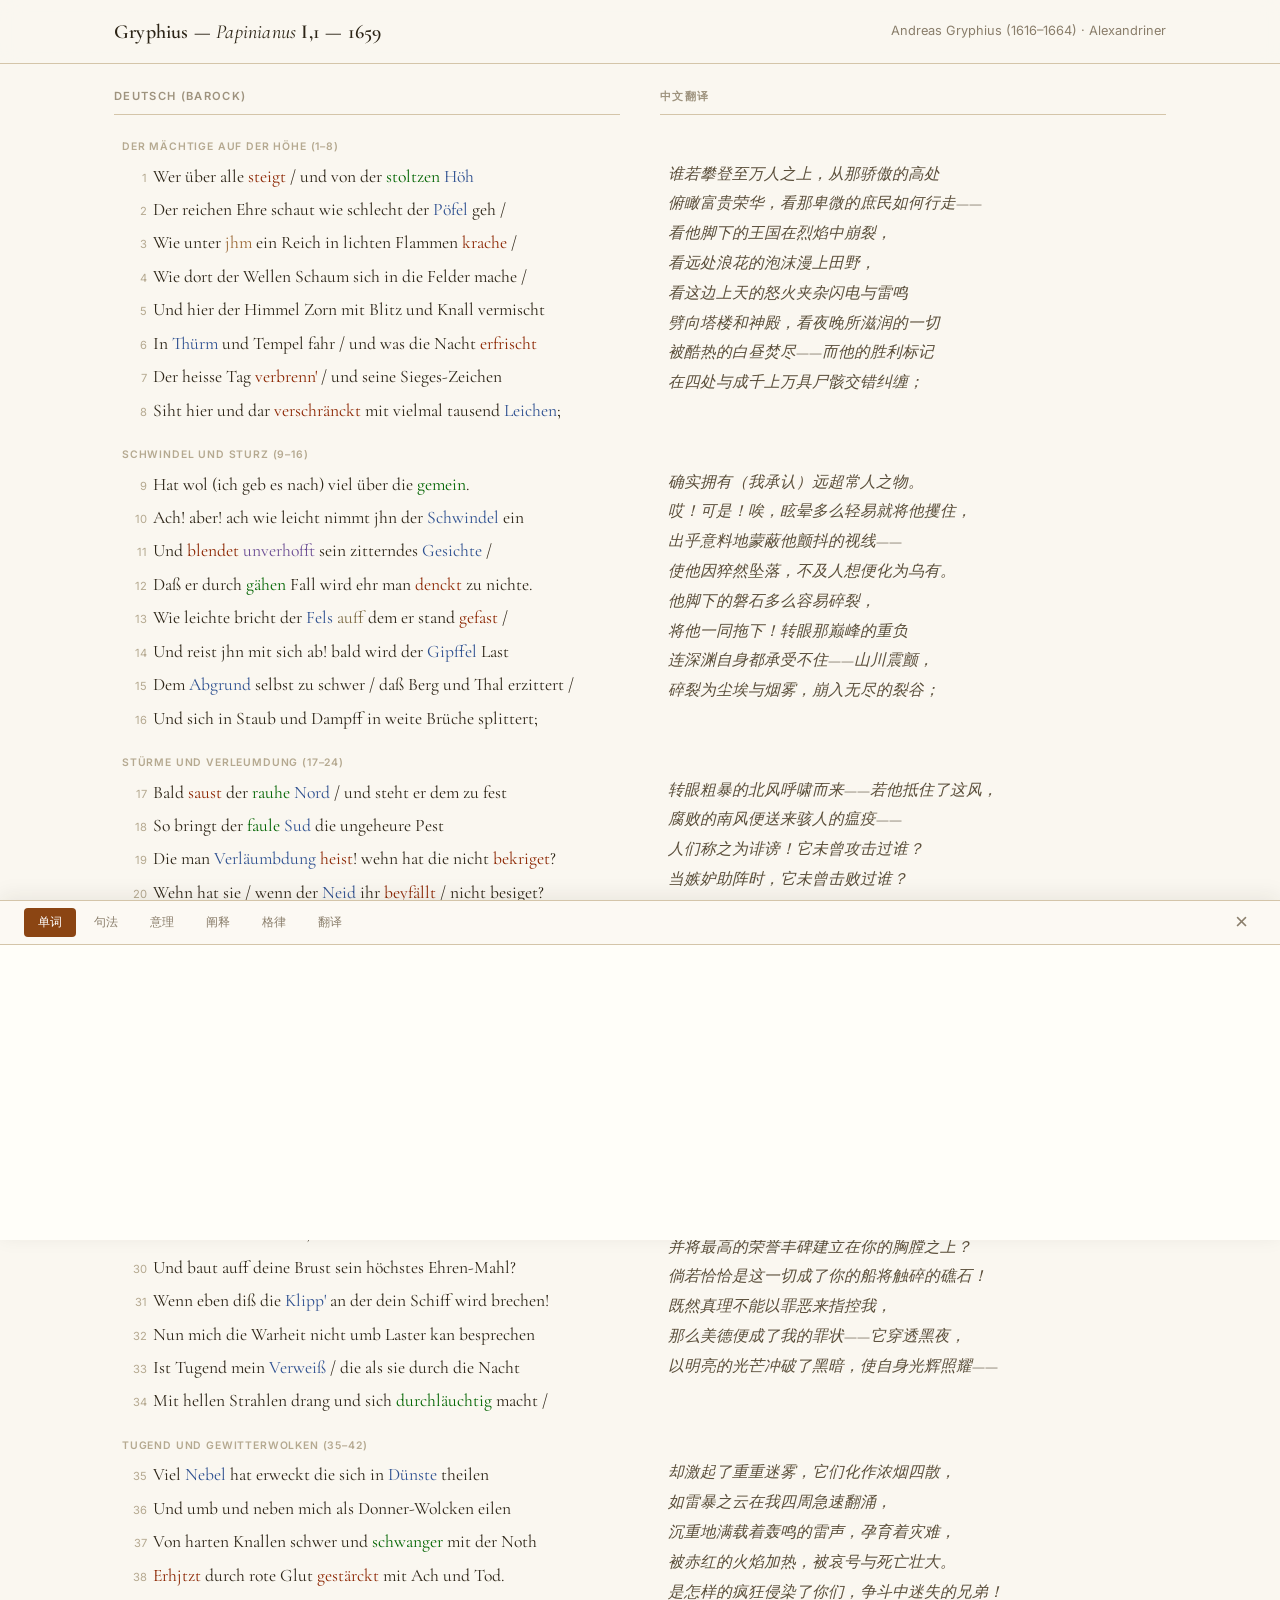
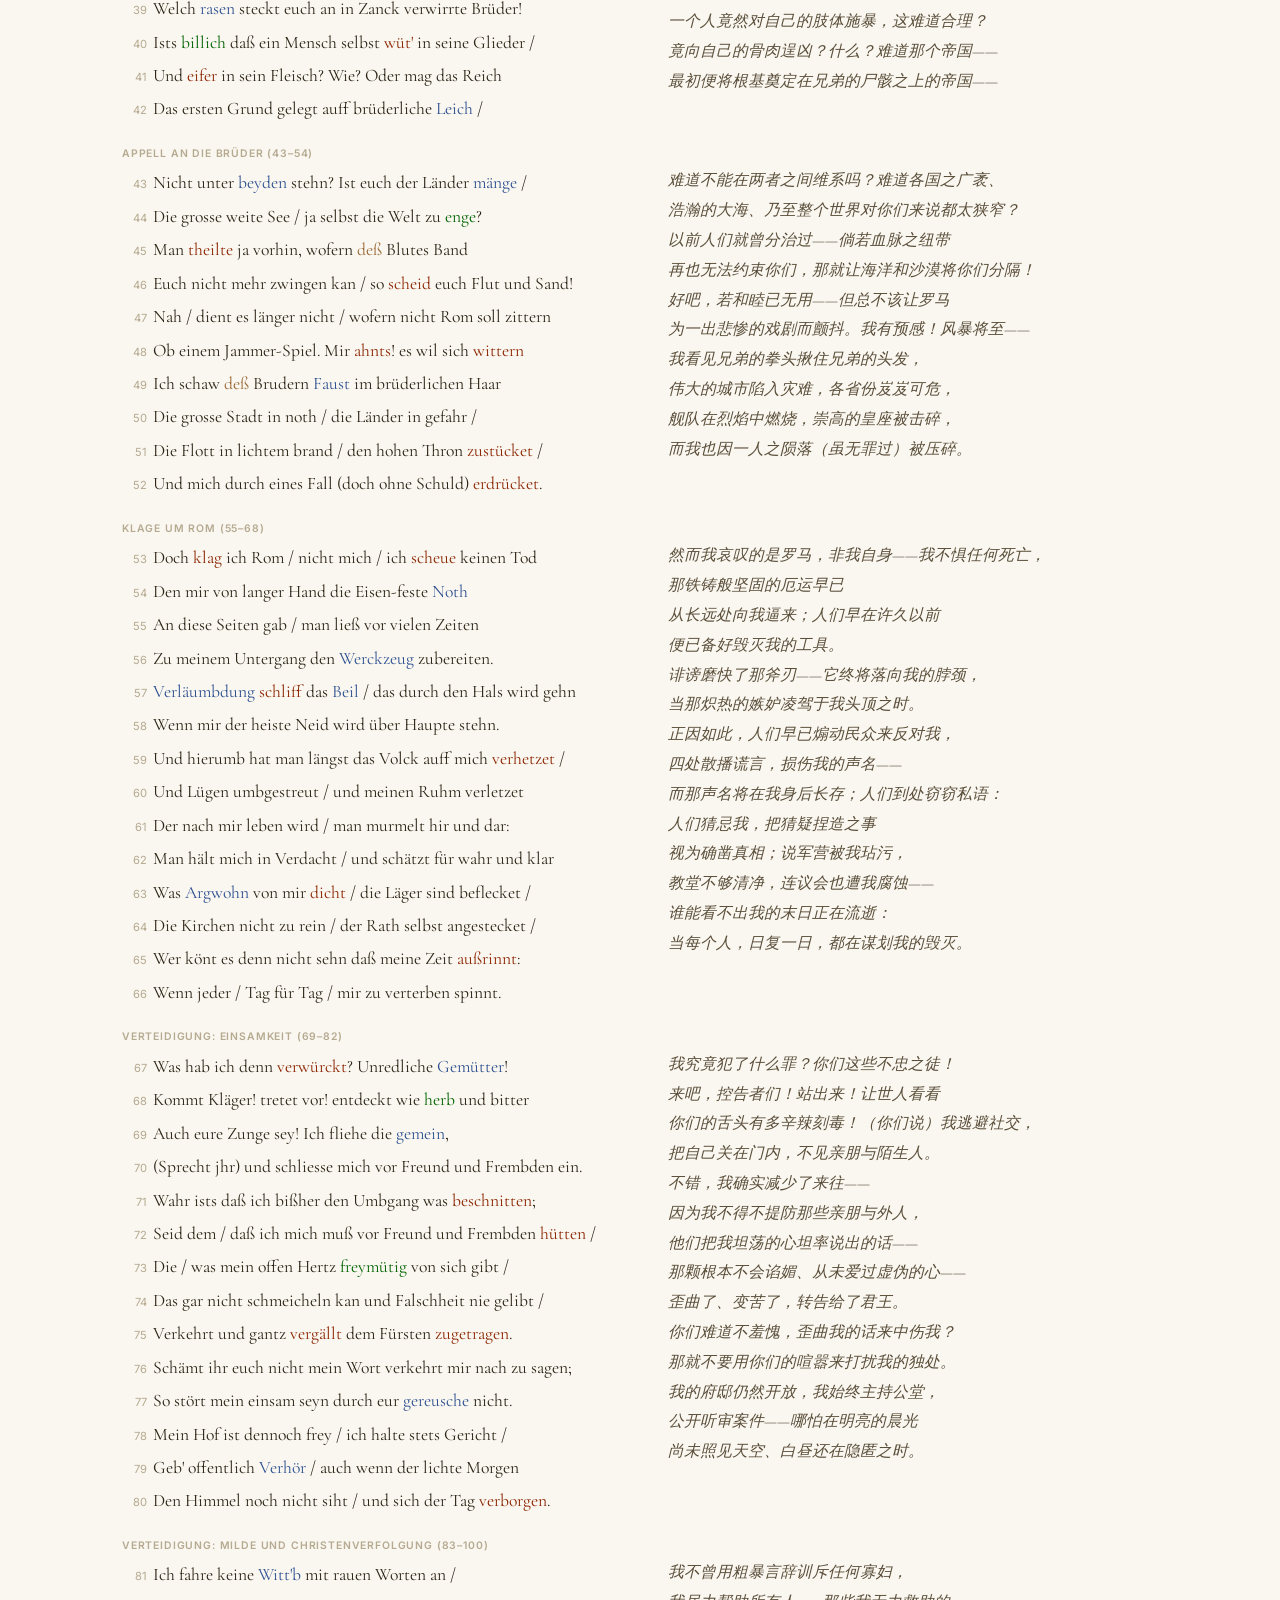
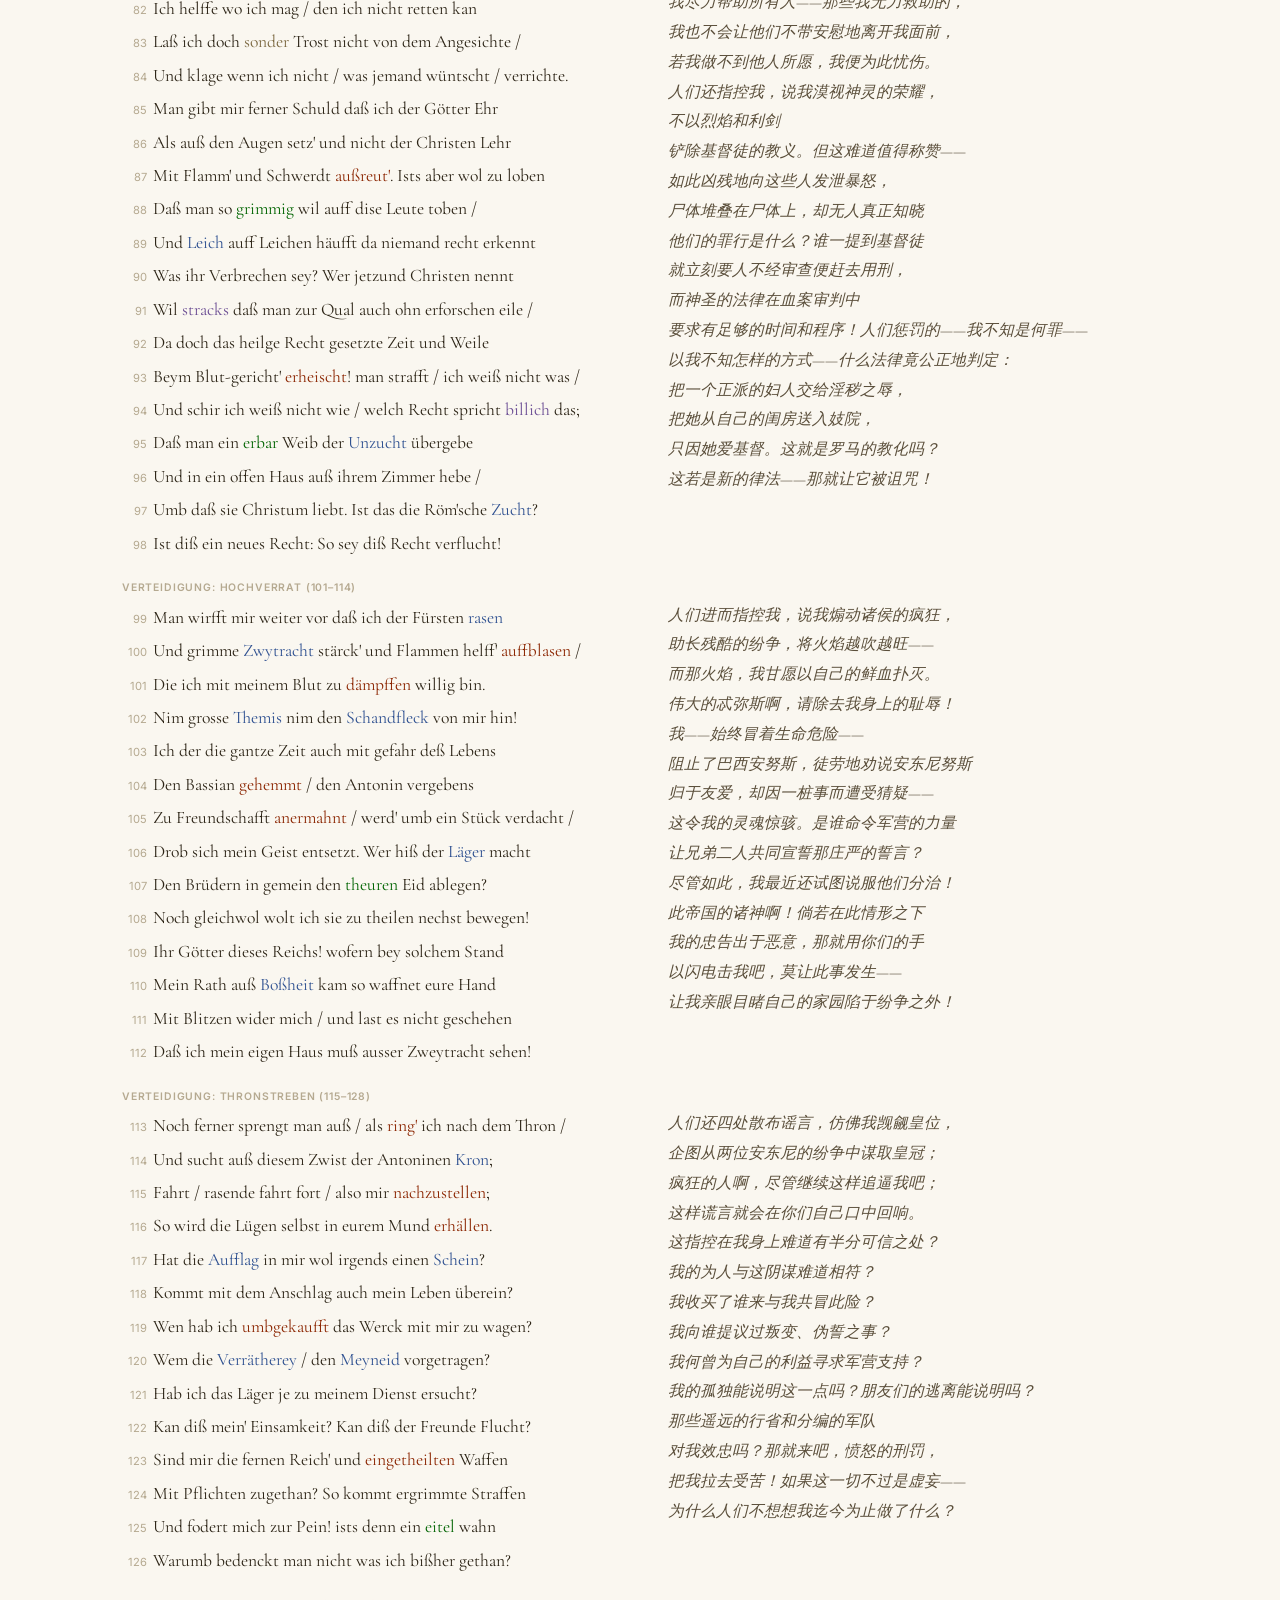
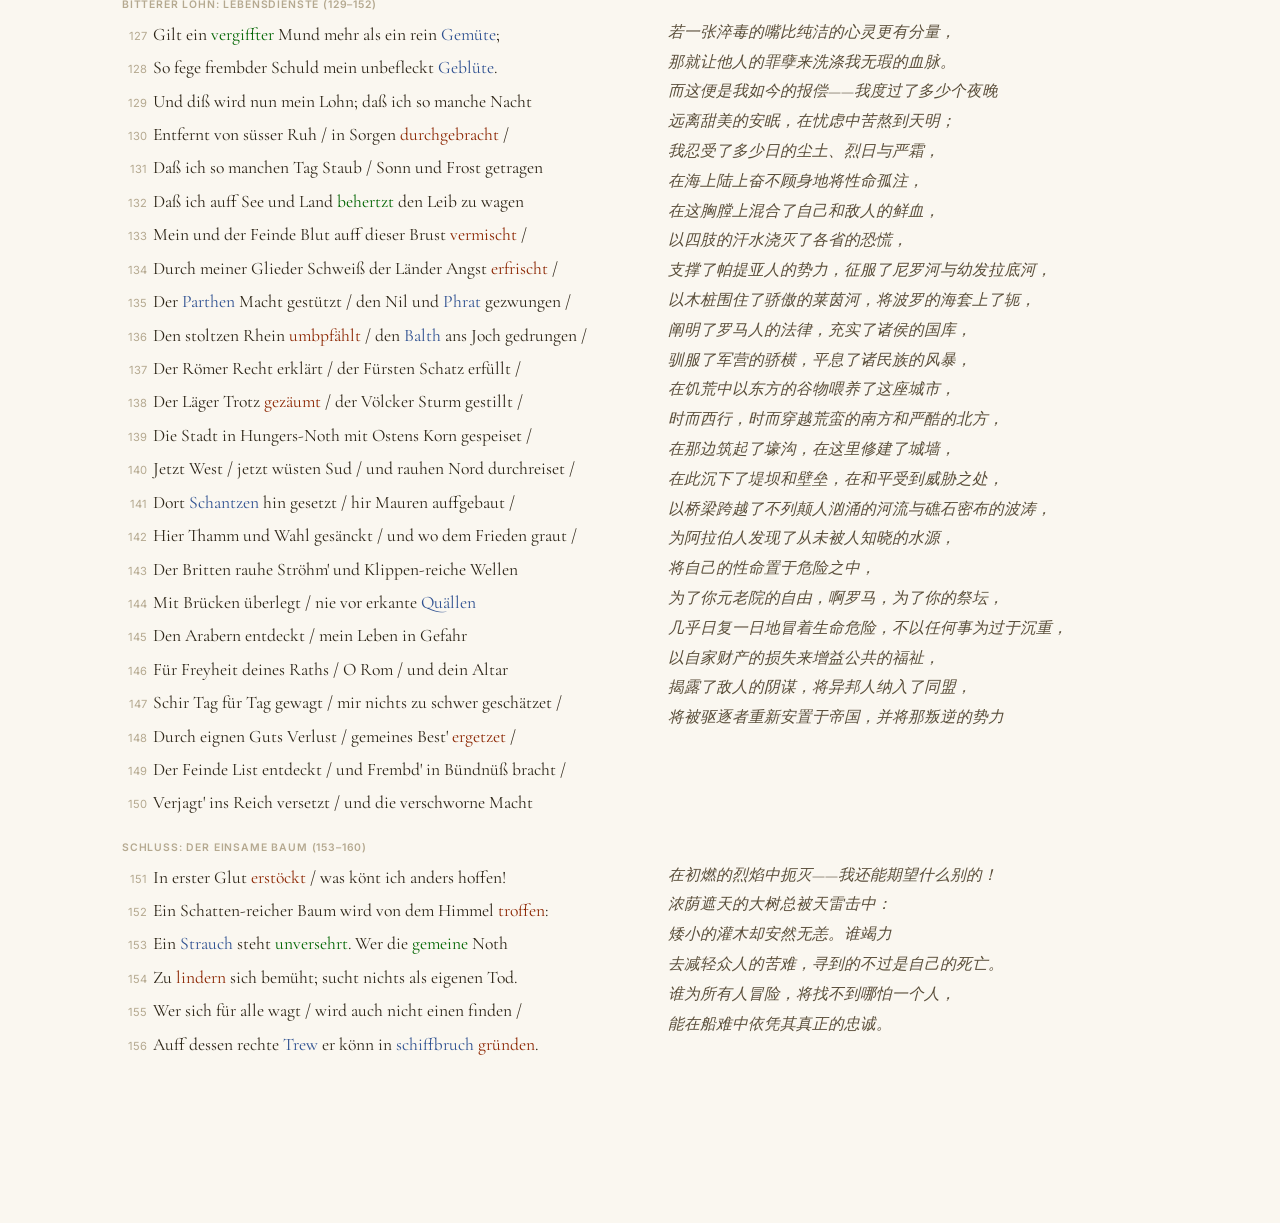
<file: gryphius.html>
<!DOCTYPE html>
<html lang="de">
<head>
  <meta charset="UTF-8">
  <meta name="viewport" content="width=device-width, initial-scale=1.0">
  <title>Gryphius — Papinianus I,1 (1659)</title>
  <link rel="preconnect" href="https://fonts.googleapis.com">
  <link rel="preconnect" href="https://fonts.gstatic.com" crossorigin>
  <link href="https://fonts.googleapis.com/css2?family=Cormorant+Garamond:ital,wght@0,400;0,600;0,700;1,400;1,600&family=Inter:wght@400;500;600&display=swap" rel="stylesheet">
  <style>
:root {
  --bg: #FAF7F0;
  --text: #2C2416;
  --accent: #8B4513;
  --highlight: #F5E6CC;
  --border: #D4C5A9;
  --tooltip-bg: #FFFEF9;
  --font-poem: 'Cormorant Garamond', 'Georgia', serif;
  --font-ui: 'Inter', -apple-system, BlinkMacSystemFont, sans-serif;
}

*, *::before, *::after { box-sizing: border-box; margin: 0; padding: 0; }
html { scroll-behavior: smooth; font-size: 16px; }
body {
  font-family: var(--font-ui);
  background: var(--bg);
  color: var(--text);
  min-height: 100vh;
  line-height: 1.6;
}
::selection { background: var(--highlight); color: var(--text); }

/* Header */
.header {
  position: sticky; top: 0; z-index: 100;
  background: rgba(250, 247, 240, 0.85);
  backdrop-filter: blur(12px);
  -webkit-backdrop-filter: blur(12px);
  border-bottom: 1px solid var(--border);
  height: 64px;
}
.header-inner {
  max-width: 1100px; margin: 0 auto; padding: 0 24px;
  height: 100%; display: flex; align-items: center; justify-content: space-between;
}
.header-title h1 {
  font-family: var(--font-poem); font-size: 1.25rem; font-weight: 600;
  color: var(--text); letter-spacing: 0.01em;
}
.header-title h1 em { font-style: italic; font-weight: 400; }
.header-subtitle { font-size: 0.8rem; color: #8a7e6b; }

/* Main layout */
.main-content {
  max-width: 1100px; margin: 0 auto; padding: 24px 24px 120px;
  display: grid; grid-template-columns: 1fr 1fr; gap: 0 40px;
}
.column-heading {
  font-family: var(--font-ui); font-size: 0.7rem; font-weight: 600;
  text-transform: uppercase; letter-spacing: 0.12em; color: #9e937e;
  margin-bottom: 16px; padding-bottom: 8px; border-bottom: 1px solid var(--border);
}

/* Section blocks */
.stanza {
  padding: 8px 8px; border-radius: 6px; cursor: pointer;
  transition: background-color 0.2s; margin-bottom: 4px;
}
.stanza:hover { background: rgba(245, 230, 204, 0.4); }
.stanza.active { background: var(--highlight); }

.stanza-num {
  font-family: var(--font-ui); font-size: 0.65rem; font-weight: 600;
  color: #b5a990; text-transform: uppercase; letter-spacing: 0.08em;
  margin-bottom: 4px;
}

/* Poem text */
.poem-line {
  font-family: var(--font-poem); font-size: 1.1rem; line-height: 1.9;
  color: var(--text);
}
.poem-line .line-num {
  display: inline-block; width: 2.2em; text-align: right; margin-right: 0.6em;
  font-family: var(--font-ui); font-size: 0.7rem; color: #b5a990;
  vertical-align: baseline; user-select: none;
}
.translation-line {
  font-family: var(--font-poem); font-size: 0.98rem; line-height: 1.9;
  color: #5a4e3a; font-style: italic;
}

/* Word hover */
.word {
  cursor: pointer; position: relative; transition: color 0.15s; padding: 1px 0;
}
.word:hover {
  text-decoration: underline; text-decoration-style: dotted;
  text-underline-offset: 3px; text-decoration-color: var(--border);
}

/* POS colors */
.w-noun { color: #2E5090; }
.w-verb { color: #8B2500; }
.w-adj  { color: #006400; }
.w-adv  { color: #6A4C93; }
.w-prep { color: #7B6840; }
.w-conj { color: #8B7355; }
.w-pron { color: #4682B4; }
.w-part { color: #996633; }

/* Tooltip */
.tooltip {
  position: absolute; z-index: 200; max-width: 320px; min-width: 180px;
  padding: 12px 14px; background: var(--tooltip-bg);
  border: 1px solid var(--border); border-radius: 8px;
  box-shadow: 0 4px 20px rgba(44,36,22,0.12), 0 1px 4px rgba(44,36,22,0.06);
  font-family: var(--font-ui); font-size: 0.85rem; line-height: 1.5;
  opacity: 0; pointer-events: none; transform: translateY(4px);
  transition: opacity 0.2s, transform 0.2s;
}
.tooltip.visible { opacity: 1; pointer-events: auto; transform: translateY(0); }
.tooltip-lemma { font-family: var(--font-poem); font-size: 1.1rem; font-weight: 700; margin-bottom: 3px; }
.tooltip-pos {
  display: inline-block; padding: 1px 8px; font-size: 0.65rem; font-weight: 600;
  text-transform: uppercase; letter-spacing: 0.08em; color: white;
  background: var(--accent); border-radius: 3px; margin-bottom: 6px;
}
.tooltip-info { font-size: 0.8rem; color: #6d5f4a; margin-bottom: 4px; }
.tooltip-gloss {
  font-style: italic; color: #5a4e3a; padding-top: 4px; border-top: 1px solid #eae4d6;
}

/* Commentary panel */
.commentary-panel {
  position: fixed; bottom: 0; left: 0; right: 0; z-index: 150;
  height: 340px; background: var(--tooltip-bg);
  border-top: 1px solid var(--border);
  box-shadow: 0 -4px 20px rgba(44,36,22,0.08);
  transform: translateY(100%); transition: transform 0.3s ease;
}
.commentary-panel.open { transform: translateY(0); }

.commentary-header {
  display: flex; align-items: center; justify-content: space-between;
  padding: 0 24px; height: 44px; border-bottom: 1px solid var(--border);
  background: rgba(250, 247, 240, 0.6);
}
.commentary-tabs { display: flex; gap: 4px; }
.tab-btn {
  font-family: var(--font-ui); font-size: 0.78rem; font-weight: 500;
  padding: 6px 14px; border: none; border-radius: 4px;
  background: transparent; color: #8a7e6b; cursor: pointer; transition: all 0.15s;
}
.tab-btn:hover { background: #f0ebe0; color: var(--text); }
.tab-btn.active { background: var(--accent); color: white; }
.commentary-close {
  font-size: 1.4rem; line-height: 1; border: none; background: none;
  color: #8a7e6b; cursor: pointer; padding: 4px 8px; border-radius: 4px;
}
.commentary-close:hover { color: var(--text); background: #f0ebe0; }

.commentary-body {
  padding: 16px 24px; height: calc(340px - 44px); overflow-y: auto;
}
.tab-content {
  display: none; font-family: var(--font-ui); font-size: 0.88rem;
  line-height: 1.7; color: var(--text);
}
.tab-content.active { display: block; }
.tab-content h3 {
  font-family: var(--font-poem); font-size: 1.05rem; font-weight: 600;
  margin-bottom: 6px; color: var(--accent);
}
.tab-content p { margin-bottom: 8px; }
.tab-content ul { margin: 6px 0; padding-left: 18px; }
.tab-content li { margin-bottom: 4px; }

.vocab-entry { margin-bottom: 8px; padding-bottom: 6px; border-bottom: 1px solid #eae4d6; }
.vocab-entry:last-child { border-bottom: none; }
.vocab-word { font-family: var(--font-poem); font-weight: 700; }
.vocab-pos { font-size: 0.72rem; color: var(--accent); text-transform: uppercase; }
.vocab-def { color: #5a4e3a; }

.syntax-box {
  padding: 10px 14px; background: #f5f0e6; border-radius: 6px;
  border-left: 3px solid var(--accent); margin-bottom: 10px;
}
.syntax-label {
  font-size: 0.7rem; font-weight: 600; text-transform: uppercase;
  letter-spacing: 0.08em; color: #8a7e6b; margin-bottom: 4px;
}
.syntax-normal { font-family: var(--font-poem); font-size: 1rem; color: var(--text); }
.syntax-gloss { font-size: 0.85rem; color: #5a4e3a; font-style: italic; }

.translation-box {
  font-family: var(--font-poem); font-size: 1.05rem; line-height: 2;
  color: var(--text); padding: 8px 0;
}

/* Meter notation */
.meter-row {
  display: flex; align-items: baseline; gap: 6px; margin-bottom: 10px;
}
.meter-syllables {
  display: flex; flex-wrap: wrap; gap: 1px 6px;
}
.meter-syl {
  display: flex; flex-direction: column; align-items: center; min-width: 20px;
}
.meter-syl-mark {
  font-size: 0.9rem; line-height: 1; margin-bottom: 1px;
}
.meter-syl-text {
  font-family: var(--font-poem); font-size: 1rem; line-height: 1.3;
}
.meter-stressed .meter-syl-text { font-weight: 700; color: #8B2500; }
.meter-stressed .meter-syl-mark { color: #8B2500; }
.meter-unstressed .meter-syl-text { color: #6d5f4a; }
.meter-unstressed .meter-syl-mark { color: #b5a990; }
.meter-caesura {
  display: flex; align-items: center; margin: 0 4px;
  font-size: 1.1rem; color: var(--accent); font-weight: 700;
}
.rhyme-tag {
  display: inline-block; width: 18px; text-align: center;
  font-size: 0.75rem; font-weight: 600; color: white;
  border-radius: 3px; margin-right: 6px; line-height: 1.6;
}
.rhyme-a { background: #2E5090; }
.rhyme-b { background: #8B4513; }
.rhyme-c { background: #006400; }
.rhyme-d { background: #6A4C93; }
.meter-summary {
  padding: 10px 14px; background: #f5f0e6; border-radius: 6px;
  border-left: 3px solid var(--accent); margin-bottom: 12px; font-size: 0.85rem;
}
.meter-summary b { color: var(--accent); }
.alt-translation {
  margin-top: 10px; padding: 10px 14px; background: #f5f0e6;
  border-radius: 6px; border-left: 3px solid #006400;
}
.alt-translation-label {
  font-size: 0.7rem; font-weight: 600; text-transform: uppercase;
  letter-spacing: 0.08em; color: #006400; margin-bottom: 4px;
}

/* Responsive */
@media (max-width: 768px) {
  .main-content { grid-template-columns: 1fr; gap: 24px; padding: 16px 16px 160px; }
  .header-inner { padding: 0 16px; }
  .header-title h1 { font-size: 1.05rem; }
  .commentary-panel { height: 280px; }
  .commentary-body { padding: 12px 16px; }
  .poem-line { font-size: 1rem; }
}
  </style>
</head>
<body>

<header class="header">
  <div class="header-inner">
    <div class="header-title">
      <h1>Gryphius &mdash; <em>Papinianus</em> I,1 &mdash; 1659</h1>
    </div>
    <span class="header-subtitle">Andreas Gryphius (1616&ndash;1664) &middot; Alexandriner</span>
  </div>
</header>

<main class="main-content" id="main-content">
  <h2 class="column-heading">Deutsch (Barock)</h2>
  <h2 class="column-heading">中文翻译</h2>
</main>

<div id="tooltip" class="tooltip" role="tooltip" aria-hidden="true"></div>

<aside id="commentary-panel" class="commentary-panel" aria-hidden="true">
  <div class="commentary-header">
    <div class="commentary-tabs">
      <button class="tab-btn active" data-tab="wortschatz">单词</button>
      <button class="tab-btn" data-tab="syntax">句法</button>
      <button class="tab-btn" data-tab="meaning">意理</button>
      <button class="tab-btn" data-tab="interpretation">阐释</button>
      <button class="tab-btn" data-tab="metrik">格律</button>
      <button class="tab-btn" data-tab="translation">翻译</button>
    </div>
    <button class="commentary-close" id="commentary-close">&times;</button>
  </div>
  <div class="commentary-body">
    <div class="tab-content active" id="tab-wortschatz"></div>
    <div class="tab-content" id="tab-syntax"></div>
    <div class="tab-content" id="tab-meaning"></div>
    <div class="tab-content" id="tab-interpretation"></div>
    <div class="tab-content" id="tab-metrik"></div>
    <div class="tab-content" id="tab-translation"></div>
  </div>
</aside>

<script>
// ============================================================
// POEM DATA — will be filled with agent-generated content
// ============================================================
const SECTIONS = [
  {
    "id": 1,
    "lines": [
      {
        "de": "Wer über alle steigt / und von der stoltzen Höh",
        "indent": false
      },
      {
        "de": "Der reichen Ehre schaut wie schlecht der Pöfel geh /",
        "indent": false
      },
      {
        "de": "Wie unter jhm ein Reich in lichten Flammen krache /",
        "indent": false
      },
      {
        "de": "Wie dort der Wellen Schaum sich in die Felder mache /",
        "indent": false
      },
      {
        "de": "Und hier der Himmel Zorn mit Blitz und Knall vermischt",
        "indent": false
      },
      {
        "de": "In Thürm und Tempel fahr / und was die Nacht erfrischt",
        "indent": false
      },
      {
        "de": "Der heisse Tag verbrenn' / und seine Sieges-Zeichen",
        "indent": false
      },
      {
        "de": "Siht hier und dar verschränckt mit vielmal tausend Leichen;",
        "indent": false
      }
    ],
    "cn": [
      {
        "text": "谁若攀登至万人之上，从那骄傲的高处",
        "indent": false
      },
      {
        "text": "俯瞰富贵荣华，看那卑微的庶民如何行走——",
        "indent": false
      },
      {
        "text": "看他脚下的王国在烈焰中崩裂，",
        "indent": false
      },
      {
        "text": "看远处浪花的泡沫漫上田野，",
        "indent": false
      },
      {
        "text": "看这边上天的怒火夹杂闪电与雷鸣",
        "indent": false
      },
      {
        "text": "劈向塔楼和神殿，看夜晚所滋润的一切",
        "indent": false
      },
      {
        "text": "被酷热的白昼焚尽——而他的胜利标记",
        "indent": false
      },
      {
        "text": "在四处与成千上万具尸骸交错纠缠；",
        "indent": false
      }
    ],
    "words": [
      {
        "form": "steigt",
        "lemma": "steigen",
        "pos": "verb",
        "cls": "w-verb",
        "info": "第三人称单数现在时",
        "gloss": "攀登，上升"
      },
      {
        "form": "stoltzen",
        "lemma": "stolz",
        "pos": "adj",
        "cls": "w-adj",
        "info": "= stolzen，巴洛克拼写（tz = z）",
        "gloss": "骄傲的，傲然的"
      },
      {
        "form": "Höh",
        "lemma": "die Höhe",
        "pos": "noun",
        "cls": "w-noun",
        "info": "阴性名词，诗歌缩略形式 Höh = Höhe",
        "gloss": "高处，高位"
      },
      {
        "form": "Pöfel",
        "lemma": "der Pöbel",
        "pos": "noun",
        "cls": "w-noun",
        "info": "= Pöbel，阳性名词，巴洛克拼写",
        "gloss": "平民，庶民，群氓"
      },
      {
        "form": "jhm",
        "lemma": "ihm",
        "pos": "part",
        "cls": "w-part",
        "info": "= ihm（他），巴洛克拼写 jh = ih",
        "gloss": "他（与格）"
      },
      {
        "form": "krache",
        "lemma": "krachen",
        "pos": "verb",
        "cls": "w-verb",
        "info": "第三人称单数虚拟式",
        "gloss": "崩裂，轰然倒塌"
      },
      {
        "form": "Thürm",
        "lemma": "der Turm",
        "pos": "noun",
        "cls": "w-noun",
        "info": "= Türme 的缩略形式，复数",
        "gloss": "塔楼"
      },
      {
        "form": "erfrischt",
        "lemma": "erfrischen",
        "pos": "verb",
        "cls": "w-verb",
        "info": "第三人称单数现在时",
        "gloss": "使清凉，使恢复生机"
      },
      {
        "form": "verbrenn'",
        "lemma": "verbrennen",
        "pos": "verb",
        "cls": "w-verb",
        "info": "第三人称单数虚拟式，省略尾音 -e",
        "gloss": "烧毁，焚烧"
      },
      {
        "form": "Sieges-Zeichen",
        "lemma": "das Siegeszeichen",
        "pos": "noun",
        "cls": "w-noun",
        "info": "中性名词，复合词 Sieg（胜利）+ Zeichen（标记）",
        "gloss": "胜利标记，战利品"
      },
      {
        "form": "verschränckt",
        "lemma": "verschränken",
        "pos": "verb",
        "cls": "w-verb",
        "info": "= verschränkt，过去分词，巴洛克拼写",
        "gloss": "交错，缠绕"
      },
      {
        "form": "Leichen",
        "lemma": "die Leiche",
        "pos": "noun",
        "cls": "w-noun",
        "info": "阴性名词复数",
        "gloss": "尸体"
      }
    ],
    "syntax": "<div class=\"syntax-box\"><div class=\"syntax-label\">还原语序</div><div class=\"syntax-normal\">Wer über alle steigt und von der stolzen Höhe der reichen Ehre schaut, wie schlecht der Pöbel geht, wie ein Reich unter ihm in lichten Flammen kracht, wie dort der Wellen Schaum sich in die Felder macht, und wie hier der Himmel[s] Zorn, mit Blitz und Knall vermischt, in Türme und Tempel fährt, und [wie] der heiße Tag [das] verbrennt, was die Nacht erfrischt, und [wie er] seine Sieges-Zeichen hier und da verschränkt mit vielmal tausend Leichen sieht;</div><div class=\"syntax-gloss\">= 谁登上所有人之上，从富贵荣耀的骄傲高处俯看：庶民如何卑微地行走，王国如何在烈焰中崩裂，浪沫如何漫上田野，天之怒如何带着闪电和雷鸣劈入塔楼与神殿，白昼如何焚毁夜晚所滋润的一切，以及如何看见他的胜利标记与成千尸骸交错——</div></div><p>全段为一个巨大的 <b>Wer</b>（谁）引导的关系从句，主句在第9行才出现（Hat wol...viel über die gemein）。8行诗都是从句，以层层 <b>wie</b>（如何）引导的并列宾语从句展开。这种\"悬吊式\"句法（Spannsatz）是巴洛克诗歌的典型特征——制造宏伟的气势和等待感。</p><p><b>schlecht</b> 在17世纪义为\"简单的、卑微的\"（≠ 现代义\"坏\"）。</p>",
    "meaning": "<p>帕皮尼安独白的开篇，描绘一个站在权力巅峰之人的视角：他从高处俯瞰一切——卑微的平民、崩塌的王国、自然灾难（洪水、雷电）、战争的尸山。</p><p>这8行诗构成一幅全景式的\"权力之巅\"画面。掌权者似乎凌驾于一切毁灭之上，但景象本身暗含不祥：他所看到的全是毁灭和死亡。巴洛克文学的核心母题——<b>vanitas</b>（虚空）与权力的脆弱性——已在此铺垫。</p><p>注意\"夜晚所滋润的一切被白昼焚尽\"这一对比：自然的日夜交替被转化为毁灭与更新的隐喻。</p>",
    "interpretation": "<p>Gryphius 采用了巴洛克诗歌典型的<b>高处-坠落</b>（Höhe-Sturz）母题。第一段建立\"高处\"，与后文的\"坠落\"形成对比结构。</p><p>8行诗仅为一个长句的前半部分，句法上悬而未决——恰如站在高处的人尚未意识到即将到来的坠落。语言本身模拟了悬崖边缘的张力。</p><p>意象的堆叠（火焰、洪水、雷电、尸骸）来自塞内加悲剧的修辞传统。Gryphius 的 Papinianus 以斯多葛哲学为底色：世间权势皆如火焰般转瞬即灭。</p><p><b>\"Sieges-Zeichen verschränckt mit Leichen\"</b>——\"胜利标记与尸骸交错\"是全段最有力的意象：荣耀与死亡从来不可分离。</p>",
    "translationNote": "<p>\"schlecht\"在巴洛克德语中义为\"简朴的、卑微的\"，而非现代义\"糟糕的\"。\"Pöfel\"= Pöbel（庶民），带贬义。\"jhm\"= ihm，\"auff\"= auf，\"Thürm\"= Türme——这些都是17世纪的标准拼写。</p><p>全段由一个 Wer 引导的关系从句构成，中文无法完全保留悬置结构，故拆分为多个分句，以\"谁若……看……看……\"的排比传达原文的铺陈气势。</p>",
    "altTranslation": "<div class=\"alt-translation\"><div class=\"alt-translation-label\">押韵尝试版（偶韵 aa bb）</div><div class=\"translation-box\" style=\"font-size:0.95rem\">谁登高处傲然俯众生，(a)<br>看尽荣华与庶民的行程，(a)<br>看王国在烈焰中碎裂，(b)<br>看浪沫漫向原野如雪，(b)<br>看天怒携雷电一齐发，(c)<br>劈入塔殿——夜润之物尽焚化，(c)<br>看酷日烧尽一切夜之凉，(d)<br>胜利标记与万千尸骸缠一行。(d)</div></div><div style=\"margin-top:8px;font-size:0.85rem;color:#6d5f4a\"><b>韵式说明：</b>原文为亚历山大体偶韵（aa bb cc dd）。中文勉强以\"生/程\"\"裂/雪\"\"发/化\"\"凉/行\"押近似韵。偶韵体的整齐感在中文里很难完美复现，因为德语的阴性韵/阳性韵交替在中文无直接对应。</div>",
    "meter": {
      "summary": "<b>格式：</b>亚历山大体（Alexandriner），六音步抑扬格（6-hebiger Jambus），中间停顿（Mittelzäsur）在第三音步之后。<br><b>韵式：</b>偶韵（Paarreim）aa bb cc dd<br><b>特征：</b>每行12或13个音节（阳性韵尾12音节，阴性韵尾13音节），中间以 / 标记停顿位置。",
      "scansion": [
        {
          "syls": [
            {
              "t": "Wer",
              "s": 0
            },
            {
              "t": "ü",
              "s": 1
            },
            {
              "t": "ber",
              "s": 0
            },
            {
              "t": "al",
              "s": 1
            },
            {
              "t": "le",
              "s": 0
            },
            {
              "t": "steigt",
              "s": 1
            },
            {
              "t": "||",
              "s": -1
            },
            {
              "t": "und",
              "s": 0
            },
            {
              "t": "von",
              "s": 1
            },
            {
              "t": "der",
              "s": 0
            },
            {
              "t": "stol",
              "s": 1
            },
            {
              "t": "tzen",
              "s": 0
            },
            {
              "t": "Höh",
              "s": 1
            }
          ],
          "rhyme": "a",
          "ending": "阳性韵（männlich）"
        },
        {
          "syls": [
            {
              "t": "Der",
              "s": 0
            },
            {
              "t": "rei",
              "s": 1
            },
            {
              "t": "chen",
              "s": 0
            },
            {
              "t": "Eh",
              "s": 1
            },
            {
              "t": "re",
              "s": 0
            },
            {
              "t": "schaut",
              "s": 1
            },
            {
              "t": "||",
              "s": -1
            },
            {
              "t": "wie",
              "s": 0
            },
            {
              "t": "schlecht",
              "s": 1
            },
            {
              "t": "der",
              "s": 0
            },
            {
              "t": "Pö",
              "s": 1
            },
            {
              "t": "fel",
              "s": 0
            },
            {
              "t": "geh",
              "s": 1
            }
          ],
          "rhyme": "a",
          "ending": "阳性韵"
        },
        {
          "syls": [
            {
              "t": "Wie",
              "s": 0
            },
            {
              "t": "un",
              "s": 1
            },
            {
              "t": "ter",
              "s": 0
            },
            {
              "t": "jhm",
              "s": 1
            },
            {
              "t": "ein",
              "s": 0
            },
            {
              "t": "Reich",
              "s": 1
            },
            {
              "t": "||",
              "s": -1
            },
            {
              "t": "in",
              "s": 0
            },
            {
              "t": "lich",
              "s": 1
            },
            {
              "t": "ten",
              "s": 0
            },
            {
              "t": "Flam",
              "s": 1
            },
            {
              "t": "men",
              "s": 0
            },
            {
              "t": "kra",
              "s": 1
            },
            {
              "t": "che",
              "s": 0
            }
          ],
          "rhyme": "b",
          "ending": "阴性韵（weiblich）"
        },
        {
          "syls": [
            {
              "t": "Wie",
              "s": 0
            },
            {
              "t": "dort",
              "s": 1
            },
            {
              "t": "der",
              "s": 0
            },
            {
              "t": "Wel",
              "s": 1
            },
            {
              "t": "len",
              "s": 0
            },
            {
              "t": "Schaum",
              "s": 1
            },
            {
              "t": "||",
              "s": -1
            },
            {
              "t": "sich",
              "s": 0
            },
            {
              "t": "in",
              "s": 1
            },
            {
              "t": "die",
              "s": 0
            },
            {
              "t": "Fel",
              "s": 1
            },
            {
              "t": "der",
              "s": 0
            },
            {
              "t": "ma",
              "s": 1
            },
            {
              "t": "che",
              "s": 0
            }
          ],
          "rhyme": "b",
          "ending": "阴性韵"
        },
        {
          "syls": [
            {
              "t": "Und",
              "s": 0
            },
            {
              "t": "hier",
              "s": 1
            },
            {
              "t": "der",
              "s": 0
            },
            {
              "t": "Him",
              "s": 1
            },
            {
              "t": "mel",
              "s": 0
            },
            {
              "t": "Zorn",
              "s": 1
            },
            {
              "t": "||",
              "s": -1
            },
            {
              "t": "mit",
              "s": 0
            },
            {
              "t": "Blitz",
              "s": 1
            },
            {
              "t": "und",
              "s": 0
            },
            {
              "t": "Knall",
              "s": 1
            },
            {
              "t": "ver",
              "s": 0
            },
            {
              "t": "mischt",
              "s": 1
            }
          ],
          "rhyme": "c",
          "ending": "阳性韵"
        },
        {
          "syls": [
            {
              "t": "In",
              "s": 0
            },
            {
              "t": "Thürm",
              "s": 1
            },
            {
              "t": "und",
              "s": 0
            },
            {
              "t": "Tem",
              "s": 1
            },
            {
              "t": "pel",
              "s": 0
            },
            {
              "t": "fahr",
              "s": 1
            },
            {
              "t": "||",
              "s": -1
            },
            {
              "t": "und",
              "s": 0
            },
            {
              "t": "was",
              "s": 1
            },
            {
              "t": "die",
              "s": 0
            },
            {
              "t": "Nacht",
              "s": 1
            },
            {
              "t": "er",
              "s": 0
            },
            {
              "t": "frischt",
              "s": 1
            }
          ],
          "rhyme": "c",
          "ending": "阳性韵"
        },
        {
          "syls": [
            {
              "t": "Der",
              "s": 0
            },
            {
              "t": "hei",
              "s": 1
            },
            {
              "t": "sse",
              "s": 0
            },
            {
              "t": "Tag",
              "s": 1
            },
            {
              "t": "ver",
              "s": 0
            },
            {
              "t": "brenn'",
              "s": 1
            },
            {
              "t": "||",
              "s": -1
            },
            {
              "t": "und",
              "s": 0
            },
            {
              "t": "sei",
              "s": 1
            },
            {
              "t": "ne",
              "s": 0
            },
            {
              "t": "Sie",
              "s": 1
            },
            {
              "t": "ges",
              "s": 0
            },
            {
              "t": "Zei",
              "s": 1
            },
            {
              "t": "chen",
              "s": 0
            }
          ],
          "rhyme": "d",
          "ending": "阴性韵"
        },
        {
          "syls": [
            {
              "t": "Siht",
              "s": 0
            },
            {
              "t": "hier",
              "s": 1
            },
            {
              "t": "und",
              "s": 0
            },
            {
              "t": "dar",
              "s": 1
            },
            {
              "t": "ver",
              "s": 0
            },
            {
              "t": "schränckt",
              "s": 1
            },
            {
              "t": "||",
              "s": -1
            },
            {
              "t": "mit",
              "s": 0
            },
            {
              "t": "viel",
              "s": 1
            },
            {
              "t": "mal",
              "s": 0
            },
            {
              "t": "tau",
              "s": 1
            },
            {
              "t": "send",
              "s": 0
            },
            {
              "t": "Lei",
              "s": 1
            },
            {
              "t": "chen",
              "s": 0
            }
          ],
          "rhyme": "d",
          "ending": "阴性韵"
        }
      ],
      "note": "<p><b>Höh / geh</b> 押韵（a），<b>krache / mache</b> 押韵（b），<b>vermischt / erfrischt</b> 押韵（c），<b>Zeichen / Leichen</b> 押韵（d）。偶韵 aa bb 是亚历山大体的标准韵式。</p><p>中间停顿（Zäsur）以原文中的 / 标记，将每行分为两个半行（Halbvers），各含三个抑扬格音步。这种对称结构赋予巴洛克诗歌庄严雄辩的气势。</p><p>注意第7-8行 <b>Zeichen / Leichen</b>（标记/尸骸）的韵脚——音韵上的完美契合强化了\"荣耀即死亡\"的主题。</p>"
    },
    "label": "Der Mächtige auf der Höhe (1–8)"
  },
  {
    "id": 2,
    "lines": [
      {
        "de": "Hat wol (ich geb es nach) viel über die gemein.",
        "indent": false
      },
      {
        "de": "Ach! aber! ach wie leicht nimmt jhn der Schwindel ein",
        "indent": false
      },
      {
        "de": "Und blendet unverhofft sein zitterndes Gesichte /",
        "indent": false
      },
      {
        "de": "Daß er durch gähen Fall wird ehr man denckt zu nichte.",
        "indent": false
      },
      {
        "de": "Wie leichte bricht der Fels auff dem er stand gefast /",
        "indent": false
      },
      {
        "de": "Und reist jhn mit sich ab! bald wird der Gipffel Last",
        "indent": false
      },
      {
        "de": "Dem Abgrund selbst zu schwer / daß Berg und Thal erzittert /",
        "indent": false
      },
      {
        "de": "Und sich in Staub und Dampff in weite Brüche splittert;",
        "indent": false
      }
    ],
    "cn": [
      {
        "text": "确实拥有（我承认）远超常人之物。",
        "indent": false
      },
      {
        "text": "哎！可是！唉，眩晕多么轻易就将他攫住，",
        "indent": false
      },
      {
        "text": "出乎意料地蒙蔽他颤抖的视线——",
        "indent": false
      },
      {
        "text": "使他因猝然坠落，不及人想便化为乌有。",
        "indent": false
      },
      {
        "text": "他脚下的磐石多么容易碎裂，",
        "indent": false
      },
      {
        "text": "将他一同拖下！转眼那巅峰的重负",
        "indent": false
      },
      {
        "text": "连深渊自身都承受不住——山川震颤，",
        "indent": false
      },
      {
        "text": "碎裂为尘埃与烟雾，崩入无尽的裂谷；",
        "indent": false
      }
    ],
    "words": [
      {
        "form": "gemein",
        "lemma": "gemein",
        "pos": "adj",
        "cls": "w-adj",
        "info": "此处名词化：die Gemein = 普通人、常人",
        "gloss": "普通的；（名词化）常人"
      },
      {
        "form": "Schwindel",
        "lemma": "der Schwindel",
        "pos": "noun",
        "cls": "w-noun",
        "info": "阳性名词",
        "gloss": "眩晕，头晕"
      },
      {
        "form": "blendet",
        "lemma": "blenden",
        "pos": "verb",
        "cls": "w-verb",
        "info": "第三人称单数现在时",
        "gloss": "使目眩，蒙蔽"
      },
      {
        "form": "unverhofft",
        "lemma": "unverhofft",
        "pos": "adv",
        "cls": "w-adv",
        "info": "副词",
        "gloss": "出乎意料地，突然地"
      },
      {
        "form": "Gesichte",
        "lemma": "das Gesicht",
        "pos": "noun",
        "cls": "w-noun",
        "info": "中性名词，古体词尾 -e = Gesicht",
        "gloss": "面孔，视线"
      },
      {
        "form": "gähen",
        "lemma": "jäh/gäh",
        "pos": "adj",
        "cls": "w-adj",
        "info": "= jähen，古体拼写 g = j",
        "gloss": "突然的，陡峭的"
      },
      {
        "form": "denckt",
        "lemma": "denken",
        "pos": "verb",
        "cls": "w-verb",
        "info": "= denkt，巴洛克拼写 ck = k",
        "gloss": "想，思考"
      },
      {
        "form": "Fels",
        "lemma": "der Fels",
        "pos": "noun",
        "cls": "w-noun",
        "info": "阳性名词",
        "gloss": "岩石，磐石"
      },
      {
        "form": "auff",
        "lemma": "auf",
        "pos": "prep",
        "cls": "w-prep",
        "info": "= auf，巴洛克拼写双 f",
        "gloss": "在……之上"
      },
      {
        "form": "gefast",
        "lemma": "gefasst",
        "pos": "verb",
        "cls": "w-verb",
        "info": "= gefasst，过去分词。stand gefasst = 稳稳站立",
        "gloss": "站稳的，镇定的"
      },
      {
        "form": "Gipffel",
        "lemma": "der Gipfel",
        "pos": "noun",
        "cls": "w-noun",
        "info": "= Gipfel，阳性名词，巴洛克双写 ff",
        "gloss": "山顶，巅峰"
      },
      {
        "form": "Abgrund",
        "lemma": "der Abgrund",
        "pos": "noun",
        "cls": "w-noun",
        "info": "阳性名词。Ab（离开）+ Grund（底部）",
        "gloss": "深渊"
      }
    ],
    "syntax": "<div class=\"syntax-box\"><div class=\"syntax-label\">还原语序</div><div class=\"syntax-normal\">[Wer über alle steigt...] hat wohl (ich gebe es nach) viel über die Gemein[en]. Ach! aber ach, wie leicht nimmt ihn der Schwindel ein und blendet unverhofft sein zitterndes Gesicht, dass er durch jähen Fall zunichte wird, ehe man [es] denkt. Wie leicht bricht der Fels, auf dem er fest gestanden [hat], und reißt ihn mit sich ab! Bald wird des Gipfels Last dem Abgrund selbst zu schwer, dass Berg und Tal erzittert und sich in Staub und Dampf in weite Brüche splittert.</div><div class=\"syntax-gloss\">= [站在高处的人]确实拥有远超常人之物。可是啊，眩晕多么轻易便攫住了他，出乎意料地蒙蔽他颤抖的视线，使他在人还来不及反应之前便因骤然坠落而化为乌有。他脚下的磐石多么容易碎裂，将他一同拖坠！很快巅峰的重负连深渊自身也承受不住，山川为之震颤，碎裂为尘烟，崩入广袤的裂谷。</div></div><p>第9行\"Hat wol...viel über die gemein\"是第1段8行长从句的<b>主句</b>——终于在这里揭晓。紧接着以\"Ach! aber! ach\"感叹转折，进入\"坠落\"主题。</p><p><b>ehr man denckt</b> = ehe man denkt（在人想到之前）。<b>zu nichte</b> = zunichte（化为虚无）。</p>",
    "meaning": "<p>前一段的长句终于在此收束：那个站在高处的人确实超越了常人（\"viel über die gemein\"）。但紧接着三重感叹\"Ach! aber! ach\"急转直下——眩晕（Schwindel）将高处之人攫住。</p><p>从\"眩晕\"到\"坠落\"到\"磐石碎裂\"到\"山崩\"——毁灭的过程层层递进。不仅人坠落了，连他脚下的磐石（Fels）、巅峰本身（Gipfel）都碎裂崩塌，其重力甚至压垮了深渊。这是巴洛克式的极端夸张（Hyperbel）。</p><p>\"zu nichte\"（化为虚无）呼应巴洛克的核心概念：一切终归虚空（vanitas vanitatum）。</p>",
    "interpretation": "<p>本段实现了巴洛克诗学的经典结构：<b>高处（Höhe）→ 坠落（Sturz）</b>。这不仅是物理性的坠落，更是存在论层面的虚无化（zunichte werden）。</p><p>\"Ach! aber! ach\"——破格的三重感叹打断了此前冷静的全景叙述。帕皮尼安从旁观者突然转为自我警醒者，预见了自己（以及一切权势者）的命运。</p><p><b>Schwindel</b>（眩晕）一词双关：既指身体的头晕，也暗示道德的迷失——高处之人被权力冲昏头脑。</p><p>磐石碎裂、山崩地裂的意象来自《圣经》传统（如但以理书2:34-35 中击碎巨像的石头），同时也呼应了斯多葛哲学中\"命运之轮\"（rota fortunae）的母题。</p>",
    "translationNote": "<p>\"gähen\"= jähen（突然的），巴洛克时代 g 与 j 在词首常互换。\"ehr\"= ehe（在……之前）。\"zu nichte\"= zunichte（化为虚无），今写作一词。\"auff\"= auf，\"denckt\"= denkt，\"Gipffel\"= Gipfel——均为17世纪正字法。</p><p>\"ich geb es nach\"是一个插入语（Parenthese），表达让步：\"我承认\"。中文保留括号以标示这一语法特征。</p>",
    "altTranslation": "<div class=\"alt-translation\"><div class=\"alt-translation-label\">押韵尝试版（偶韵 aa bb）</div><div class=\"translation-box\" style=\"font-size:0.95rem\">确有超群之位——我不否认。(a)<br>然而！眩晕多易将他掳去沉沦，(a)<br>猝然蒙蔽他颤抖的双目，(b)<br>骤然坠落，他化为虚无一族。(b)<br>磐石何等轻易便崩碎，(c)<br>将他拖入绝境！巅峰之重如山累，(c)<br>深渊难承其重，山川俱震颤，(d)<br>碎为尘烟，崩入无尽裂谷间。(d)</div></div><div style=\"margin-top:8px;font-size:0.85rem;color:#6d5f4a\"><b>韵式说明：</b>原文偶韵 aa bb。中文以\"认/沦\"\"目/族\"\"碎/累\"\"颤/间\"近似模拟。\"他化为虚无一族\"为凑韵而生硬，体现了偶韵翻译的固有困难。</div>",
    "meter": {
      "summary": "<b>格式：</b>亚历山大体（Alexandriner），六音步抑扬格，中间停顿。<br><b>韵式：</b>偶韵 aa bb cc dd<br><b>注意：</b>第9行的括号插入语\"(ich geb es nach)\"制造了一个额外的节奏中断，打破了亚历山大体的规整，模拟了情绪的犹豫和自我对话。",
      "scansion": [
        {
          "syls": [
            {
              "t": "Hat",
              "s": 0
            },
            {
              "t": "wol",
              "s": 1
            },
            {
              "t": "(ich",
              "s": 0
            },
            {
              "t": "geb",
              "s": 1
            },
            {
              "t": "es",
              "s": 0
            },
            {
              "t": "nach)",
              "s": 1
            },
            {
              "t": "||",
              "s": -1
            },
            {
              "t": "viel",
              "s": 0
            },
            {
              "t": "ü",
              "s": 1
            },
            {
              "t": "ber",
              "s": 0
            },
            {
              "t": "die",
              "s": 1
            },
            {
              "t": "ge",
              "s": 0
            },
            {
              "t": "mein",
              "s": 1
            }
          ],
          "rhyme": "a",
          "ending": "阳性韵"
        },
        {
          "syls": [
            {
              "t": "Ach!",
              "s": 0
            },
            {
              "t": "a",
              "s": 1
            },
            {
              "t": "ber!",
              "s": 0
            },
            {
              "t": "ach",
              "s": 1
            },
            {
              "t": "wie",
              "s": 0
            },
            {
              "t": "leicht",
              "s": 1
            },
            {
              "t": "||",
              "s": -1
            },
            {
              "t": "nimmt",
              "s": 0
            },
            {
              "t": "jhn",
              "s": 1
            },
            {
              "t": "der",
              "s": 0
            },
            {
              "t": "Schwin",
              "s": 1
            },
            {
              "t": "del",
              "s": 0
            },
            {
              "t": "ein",
              "s": 1
            }
          ],
          "rhyme": "a",
          "ending": "阳性韵"
        },
        {
          "syls": [
            {
              "t": "Und",
              "s": 0
            },
            {
              "t": "blen",
              "s": 1
            },
            {
              "t": "det",
              "s": 0
            },
            {
              "t": "un",
              "s": 1
            },
            {
              "t": "ver",
              "s": 0
            },
            {
              "t": "hofft",
              "s": 1
            },
            {
              "t": "||",
              "s": -1
            },
            {
              "t": "sein",
              "s": 0
            },
            {
              "t": "zit",
              "s": 1
            },
            {
              "t": "tern",
              "s": 0
            },
            {
              "t": "des",
              "s": 1
            },
            {
              "t": "Ge",
              "s": 0
            },
            {
              "t": "sich",
              "s": 1
            },
            {
              "t": "te",
              "s": 0
            }
          ],
          "rhyme": "b",
          "ending": "阴性韵"
        },
        {
          "syls": [
            {
              "t": "Daß",
              "s": 0
            },
            {
              "t": "er",
              "s": 1
            },
            {
              "t": "durch",
              "s": 0
            },
            {
              "t": "gä",
              "s": 1
            },
            {
              "t": "hen",
              "s": 0
            },
            {
              "t": "Fall",
              "s": 1
            },
            {
              "t": "||",
              "s": -1
            },
            {
              "t": "wird",
              "s": 0
            },
            {
              "t": "ehr",
              "s": 1
            },
            {
              "t": "man",
              "s": 0
            },
            {
              "t": "denckt",
              "s": 1
            },
            {
              "t": "zu",
              "s": 0
            },
            {
              "t": "nich",
              "s": 1
            },
            {
              "t": "te",
              "s": 0
            }
          ],
          "rhyme": "b",
          "ending": "阴性韵"
        },
        {
          "syls": [
            {
              "t": "Wie",
              "s": 0
            },
            {
              "t": "leich",
              "s": 1
            },
            {
              "t": "te",
              "s": 0
            },
            {
              "t": "bricht",
              "s": 1
            },
            {
              "t": "der",
              "s": 0
            },
            {
              "t": "Fels",
              "s": 1
            },
            {
              "t": "||",
              "s": -1
            },
            {
              "t": "auff",
              "s": 0
            },
            {
              "t": "dem",
              "s": 1
            },
            {
              "t": "er",
              "s": 0
            },
            {
              "t": "stand",
              "s": 1
            },
            {
              "t": "ge",
              "s": 0
            },
            {
              "t": "fast",
              "s": 1
            }
          ],
          "rhyme": "c",
          "ending": "阳性韵"
        },
        {
          "syls": [
            {
              "t": "Und",
              "s": 0
            },
            {
              "t": "reist",
              "s": 1
            },
            {
              "t": "jhn",
              "s": 0
            },
            {
              "t": "mit",
              "s": 1
            },
            {
              "t": "sich",
              "s": 0
            },
            {
              "t": "ab!",
              "s": 1
            },
            {
              "t": "||",
              "s": -1
            },
            {
              "t": "bald",
              "s": 0
            },
            {
              "t": "wird",
              "s": 1
            },
            {
              "t": "der",
              "s": 0
            },
            {
              "t": "Gip",
              "s": 1
            },
            {
              "t": "ffel",
              "s": 0
            },
            {
              "t": "Last",
              "s": 1
            }
          ],
          "rhyme": "c",
          "ending": "阳性韵"
        },
        {
          "syls": [
            {
              "t": "Dem",
              "s": 0
            },
            {
              "t": "Ab",
              "s": 1
            },
            {
              "t": "grund",
              "s": 0
            },
            {
              "t": "selbst",
              "s": 1
            },
            {
              "t": "zu",
              "s": 0
            },
            {
              "t": "schwer",
              "s": 1
            },
            {
              "t": "||",
              "s": -1
            },
            {
              "t": "daß",
              "s": 0
            },
            {
              "t": "Berg",
              "s": 1
            },
            {
              "t": "und",
              "s": 0
            },
            {
              "t": "Thal",
              "s": 1
            },
            {
              "t": "er",
              "s": 0
            },
            {
              "t": "zit",
              "s": 1
            },
            {
              "t": "tert",
              "s": 0
            }
          ],
          "rhyme": "d",
          "ending": "阴性韵"
        },
        {
          "syls": [
            {
              "t": "Und",
              "s": 0
            },
            {
              "t": "sich",
              "s": 1
            },
            {
              "t": "in",
              "s": 0
            },
            {
              "t": "Staub",
              "s": 1
            },
            {
              "t": "und",
              "s": 0
            },
            {
              "t": "Dampff",
              "s": 1
            },
            {
              "t": "||",
              "s": -1
            },
            {
              "t": "in",
              "s": 0
            },
            {
              "t": "wei",
              "s": 1
            },
            {
              "t": "te",
              "s": 0
            },
            {
              "t": "Brü",
              "s": 1
            },
            {
              "t": "che",
              "s": 0
            },
            {
              "t": "split",
              "s": 1
            },
            {
              "t": "tert",
              "s": 0
            }
          ],
          "rhyme": "d",
          "ending": "阴性韵"
        }
      ],
      "note": "<p><b>gemein / ein</b> 押韵（a），<b>Gesichte / nichte</b> 押韵（b），<b>gefast / Last</b> 押韵（c），<b>erzittert / splittert</b> 押韵（d）。</p><p>\"Ach! aber! ach\"在第10行开头打破了抑扬格的规律节奏——感叹词的反复制造了情绪的爆发点。这种<b>格律违规</b>（metrische Lizenz）在巴洛克诗歌中并不罕见，用于强调情感转折。</p><p>c韵\"gefast / Last\"将\"站稳\"（gefasst）与\"重负\"（Last）押在一起——\"你以为站稳了\"，殊不知\"重负\"正是坠落的原因。</p>"
    },
    "label": "Schwindel und Sturz (9–16)"
  },
  {
    "id": 3,
    "lines": [
      {
        "de": "Bald saust der rauhe Nord / und steht er dem zu fest",
        "indent": false
      },
      {
        "de": "So bringt der faule Sud die ungeheure Pest",
        "indent": false
      },
      {
        "de": "Die man Verläumbdung heist! wehn hat die nicht bekriget?",
        "indent": false
      },
      {
        "de": "Wehn hat sie / wenn der Neid ihr beyfällt / nicht besiget?",
        "indent": false
      },
      {
        "de": "Was ists Papinian daß du die Spitz erreicht?",
        "indent": false
      },
      {
        "de": "Daß keiner dir an Stand / noch Macht / noch Hoheit gleicht?",
        "indent": false
      },
      {
        "de": "Daß Läger / Hof und Rath / und Reich / dir anvertrauet?",
        "indent": false
      },
      {
        "de": "Daß Hauptmann und Soldat bloß auff dein wincken schauet?",
        "indent": false
      }
    ],
    "cn": [
      {
        "text": "转眼粗暴的北风呼啸而来——若他抵住了这风，",
        "indent": false
      },
      {
        "text": "腐败的南风便送来骇人的瘟疫——",
        "indent": false
      },
      {
        "text": "人们称之为诽谤！它未曾攻击过谁？",
        "indent": false
      },
      {
        "text": "当嫉妒助阵时，它未曾击败过谁？",
        "indent": false
      },
      {
        "text": "这又如何，帕皮尼安，你登上了权力之巅？",
        "indent": false
      },
      {
        "text": "无人可在地位、权势、尊贵上与你比肩？",
        "indent": false
      },
      {
        "text": "军营、宫廷、谘议院和帝国都托付于你？",
        "indent": false
      },
      {
        "text": "百夫长和士卒都只看你的眼色行事？",
        "indent": false
      }
    ],
    "words": [
      {
        "form": "saust",
        "lemma": "sausen",
        "pos": "verb",
        "cls": "w-verb",
        "info": "第三人称单数现在时",
        "gloss": "呼啸，呼呼作响"
      },
      {
        "form": "rauhe",
        "lemma": "rauh/rau",
        "pos": "adj",
        "cls": "w-adj",
        "info": "= raue，古体拼写保留 h",
        "gloss": "粗暴的，粗糙的"
      },
      {
        "form": "Nord",
        "lemma": "der Nord",
        "pos": "noun",
        "cls": "w-noun",
        "info": "阳性名词，指北风",
        "gloss": "北风"
      },
      {
        "form": "faule",
        "lemma": "faul",
        "pos": "adj",
        "cls": "w-adj",
        "info": "此处义为「腐败的、有毒的」（≠ 现代常用义「懒惰的」）",
        "gloss": "腐臭的，有毒的"
      },
      {
        "form": "Sud",
        "lemma": "der Süd",
        "pos": "noun",
        "cls": "w-noun",
        "info": "= Süd，阳性名词，指南风",
        "gloss": "南风"
      },
      {
        "form": "Verläumbdung",
        "lemma": "die Verleumdung",
        "pos": "noun",
        "cls": "w-noun",
        "info": "= Verleumdung，阴性名词，巴洛克拼写",
        "gloss": "诽谤，中伤"
      },
      {
        "form": "heist",
        "lemma": "heißen",
        "pos": "verb",
        "cls": "w-verb",
        "info": "= heißt，第三人称单数",
        "gloss": "称为，叫做"
      },
      {
        "form": "bekriget",
        "lemma": "bekriegen",
        "pos": "verb",
        "cls": "w-verb",
        "info": "= bekriegt，过去分词，巴洛克拼写 -et",
        "gloss": "与……开战，攻击"
      },
      {
        "form": "Neid",
        "lemma": "der Neid",
        "pos": "noun",
        "cls": "w-noun",
        "info": "阳性名词",
        "gloss": "嫉妒，忌恨"
      },
      {
        "form": "beyfällt",
        "lemma": "beifallen",
        "pos": "verb",
        "cls": "w-verb",
        "info": "= beifällt，第三人称单数。bey = bei（巴洛克拼写）",
        "gloss": "支援，助阵"
      },
      {
        "form": "Spitz",
        "lemma": "die Spitze",
        "pos": "noun",
        "cls": "w-noun",
        "info": "= Spitze，阴性名词，诗歌缩略",
        "gloss": "顶端，巅峰"
      },
      {
        "form": "wincken",
        "lemma": "das Winken",
        "pos": "noun",
        "cls": "w-noun",
        "info": "= Winken，名词化动词，中性",
        "gloss": "示意，眼色"
      }
    ],
    "syntax": "<div class=\"syntax-box\"><div class=\"syntax-label\">还原语序</div><div class=\"syntax-normal\">Bald saust der rauhe Nord, und [wenn] er dem zu fest steht, so bringt der faule Süd die ungeheure Pest, die man Verleumdung heißt! Wen hat die [Verleumdung] nicht bekriegt? Wen hat sie nicht besiegt, wenn der Neid ihr beifällt? Was ist es, Papinian, dass du die Spitze erreicht [hast]? Dass keiner dir an Stand, noch Macht, noch Hoheit gleicht? Dass Lager, Hof und Rat und Reich dir anvertraut [sind]? Dass Hauptmann und Soldat bloß auf dein Winken schaut?</div><div class=\"syntax-gloss\">= 转眼粗暴的北风呼啸，如果他抵住了，腐臭的南风就送来那可怕的瘟疫——人们称之为诽谤！谁未被它攻击过？当嫉妒支援它时，谁未被它击败过？帕皮尼安，你登上了顶峰又如何？无人在地位、权力、尊贵上与你比肩又如何？军营、宫廷、谘议院和帝国都托付于你又如何？百夫长和士兵都只看你示意又如何？</div></div><p>本段分为两个部分：(1) 第17-20行，以北风/南风比喻引入\"诽谤\"主题，用两个反问句（wehn hat...nicht）强调诽谤的不可抗拒；(2) 第21-24行，帕皮尼安直接以自己为对象，用四个 <b>Daß</b> 从句排比质问：你拥有的这一切又有什么用？</p><p><b>steht er dem zu fest</b> = 如果他对此站得太稳（即：即使他抵抗住了北风的攻击）。</p>",
    "meaning": "<p>前两段描述了高处坠落的物理性比喻，本段引入政治层面的威胁：<b>诽谤</b>（Verleumdung）。</p><p>北风和南风的比喻来自古典修辞：北风代表明面上的暴力威胁，南风代表暗中的腐蚀——即使你抵挡住了正面攻击，背后的诽谤与嫉妒仍会将你击垮。\"faul\"（腐臭的）形容南风，暗示诽谤是一种隐蔽的毒害。</p><p>第21行起，帕皮尼安以\"Was ists...daß\"（又如何……即使）的句式直接自问：你已经权倾天下——军队、宫廷、国家都在你手中——但这又能怎样？排比句的气势恰恰凸显了一切成就的虚妄。</p>",
    "interpretation": "<p>本段从自然灾变的比喻转入政治现实，是帕皮尼安自我认知的关键时刻。他已不再描述\"某个\"高处之人的命运，而是直呼己名（\"Was ists Papinian\"），将之前的警示完全内化。</p><p><b>诽谤与嫉妒</b>是巴洛克宫廷文学的核心主题。Gryphius 在帕皮尼安身上投射了17世纪知识分子对宫廷政治的深切恐惧——你可以战胜一切敌人，却无法战胜流言。</p><p>四个 <b>Daß</b> 排比从句构成了<b>渐进式列举</b>（Klimax）：Stand（地位）→ Macht（权力）→ Hoheit（尊贵）→ Läger, Hof, Rath, Reich（军政教国）→ Hauptmann und Soldat（军事指挥权）。权力的完整性在此刻呈现得最充分——但恰恰是这种\"无所不有\"构成了最大的危险。</p><p>历史上的帕皮尼安（Papinianus）是罗马法学家，公元212年因拒绝为卡拉卡拉弑兄辩护而被处死——他的正直正是他覆灭的原因。</p>",
    "translationNote": "<p>\"faul\"在17世纪既可指\"懒惰\"也可指\"腐臭、有毒\"，此处取后义，与\"Pest\"（瘟疫）搭配。\"Verläumbdung\"= Verleumdung（诽谤），巴洛克拼写保留了词源中的 b。\"heist\"= heißt，\"wehn\"= wen（谁，宾格），\"beyfällt\"= beifällt（助阵）。</p><p>\"Was ists\"= Was ist es，口语缩略，传达自问自答的语气。翻译为\"这又如何\"以保留反问的力量。</p>",
    "altTranslation": "<div class=\"alt-translation\"><div class=\"alt-translation-label\">押韵尝试版（偶韵 aa bb）</div><div class=\"translation-box\" style=\"font-size:0.95rem\">北风呼啸来势猛，抵住了——(a)<br>南风又送瘟毒与谗言攻，(a)<br>世称诽谤！谁不曾遭其祸？(b)<br>嫉妒助阵时，谁能独自躲？(b)<br>帕皮尼安，登顶又怎样？(c)<br>无人与你比肩权势与荣光？(c)<br>军营宫廷国政皆归你主宰？(d)<br>将士士卒只凭你一眼安排？(d)</div></div><div style=\"margin-top:8px;font-size:0.85rem;color:#6d5f4a\"><b>韵式说明：</b>\"猛/攻\"\"祸/躲\"\"样/光\"\"宰/排\"押近似偶韵。\"谗言攻\"为凑韵而偏离原意（原文用\"瘟疫\"比喻诽谤，而非直说）。四个 Daß 排比在中文押韵版中有所压缩。</div>",
    "meter": {
      "summary": "<b>格式：</b>亚历山大体，六音步抑扬格，中间停顿。<br><b>韵式：</b>偶韵 aa bb cc dd<br><b>特征：</b>第21行起帕皮尼安直呼己名，标志着独白从普遍性议论转向自我质问。四个 Daß 排比从句的平行结构在格律上产生了庄严的仪式感。",
      "scansion": [
        {
          "syls": [
            {
              "t": "Bald",
              "s": 0
            },
            {
              "t": "saust",
              "s": 1
            },
            {
              "t": "der",
              "s": 0
            },
            {
              "t": "rau",
              "s": 1
            },
            {
              "t": "he",
              "s": 0
            },
            {
              "t": "Nord",
              "s": 1
            },
            {
              "t": "||",
              "s": -1
            },
            {
              "t": "und",
              "s": 0
            },
            {
              "t": "steht",
              "s": 1
            },
            {
              "t": "er",
              "s": 0
            },
            {
              "t": "dem",
              "s": 1
            },
            {
              "t": "zu",
              "s": 0
            },
            {
              "t": "fest",
              "s": 1
            }
          ],
          "rhyme": "a",
          "ending": "阳性韵"
        },
        {
          "syls": [
            {
              "t": "So",
              "s": 0
            },
            {
              "t": "bringt",
              "s": 1
            },
            {
              "t": "der",
              "s": 0
            },
            {
              "t": "fau",
              "s": 1
            },
            {
              "t": "le",
              "s": 0
            },
            {
              "t": "Sud",
              "s": 1
            },
            {
              "t": "||",
              "s": -1
            },
            {
              "t": "die",
              "s": 0
            },
            {
              "t": "un",
              "s": 1
            },
            {
              "t": "ge",
              "s": 0
            },
            {
              "t": "heu",
              "s": 1
            },
            {
              "t": "re",
              "s": 0
            },
            {
              "t": "Pest",
              "s": 1
            }
          ],
          "rhyme": "a",
          "ending": "阳性韵"
        },
        {
          "syls": [
            {
              "t": "Die",
              "s": 0
            },
            {
              "t": "man",
              "s": 1
            },
            {
              "t": "Ver",
              "s": 0
            },
            {
              "t": "läumb",
              "s": 1
            },
            {
              "t": "dung",
              "s": 0
            },
            {
              "t": "heist!",
              "s": 1
            },
            {
              "t": "||",
              "s": -1
            },
            {
              "t": "wehn",
              "s": 0
            },
            {
              "t": "hat",
              "s": 1
            },
            {
              "t": "die",
              "s": 0
            },
            {
              "t": "nicht",
              "s": 1
            },
            {
              "t": "be",
              "s": 0
            },
            {
              "t": "kri",
              "s": 1
            },
            {
              "t": "get",
              "s": 0
            }
          ],
          "rhyme": "b",
          "ending": "阴性韵"
        },
        {
          "syls": [
            {
              "t": "Wehn",
              "s": 0
            },
            {
              "t": "hat",
              "s": 1
            },
            {
              "t": "sie",
              "s": 0
            },
            {
              "t": "||",
              "s": -1
            },
            {
              "t": "wenn",
              "s": 0
            },
            {
              "t": "der",
              "s": 1
            },
            {
              "t": "Neid",
              "s": 0
            },
            {
              "t": "ihr",
              "s": 1
            },
            {
              "t": "bey",
              "s": 0
            },
            {
              "t": "fällt",
              "s": 1
            },
            {
              "t": "||",
              "s": -1
            },
            {
              "t": "nicht",
              "s": 0
            },
            {
              "t": "be",
              "s": 1
            },
            {
              "t": "si",
              "s": 0
            },
            {
              "t": "get",
              "s": 1
            }
          ],
          "rhyme": "b",
          "ending": "阳性韵"
        },
        {
          "syls": [
            {
              "t": "Was",
              "s": 0
            },
            {
              "t": "ists",
              "s": 1
            },
            {
              "t": "Pa",
              "s": 0
            },
            {
              "t": "pi",
              "s": 1
            },
            {
              "t": "ni",
              "s": 0
            },
            {
              "t": "an",
              "s": 1
            },
            {
              "t": "||",
              "s": -1
            },
            {
              "t": "daß",
              "s": 0
            },
            {
              "t": "du",
              "s": 1
            },
            {
              "t": "die",
              "s": 0
            },
            {
              "t": "Spitz",
              "s": 1
            },
            {
              "t": "er",
              "s": 0
            },
            {
              "t": "reicht",
              "s": 1
            }
          ],
          "rhyme": "c",
          "ending": "阳性韵"
        },
        {
          "syls": [
            {
              "t": "Daß",
              "s": 0
            },
            {
              "t": "kei",
              "s": 1
            },
            {
              "t": "ner",
              "s": 0
            },
            {
              "t": "dir",
              "s": 1
            },
            {
              "t": "an",
              "s": 0
            },
            {
              "t": "Stand",
              "s": 1
            },
            {
              "t": "||",
              "s": -1
            },
            {
              "t": "noch",
              "s": 0
            },
            {
              "t": "Macht",
              "s": 1
            },
            {
              "t": "||",
              "s": -1
            },
            {
              "t": "noch",
              "s": 0
            },
            {
              "t": "Ho",
              "s": 1
            },
            {
              "t": "heit",
              "s": 0
            },
            {
              "t": "gleicht",
              "s": 1
            }
          ],
          "rhyme": "c",
          "ending": "阳性韵"
        },
        {
          "syls": [
            {
              "t": "Daß",
              "s": 0
            },
            {
              "t": "Lä",
              "s": 1
            },
            {
              "t": "ger",
              "s": 0
            },
            {
              "t": "||",
              "s": -1
            },
            {
              "t": "Hof",
              "s": 1
            },
            {
              "t": "und",
              "s": 0
            },
            {
              "t": "Rath",
              "s": 1
            },
            {
              "t": "||",
              "s": -1
            },
            {
              "t": "und",
              "s": 0
            },
            {
              "t": "Reich",
              "s": 1
            },
            {
              "t": "||",
              "s": -1
            },
            {
              "t": "dir",
              "s": 0
            },
            {
              "t": "an",
              "s": 1
            },
            {
              "t": "ver",
              "s": 0
            },
            {
              "t": "trau",
              "s": 1
            },
            {
              "t": "et",
              "s": 0
            }
          ],
          "rhyme": "d",
          "ending": "阴性韵"
        },
        {
          "syls": [
            {
              "t": "Daß",
              "s": 0
            },
            {
              "t": "Haupt",
              "s": 1
            },
            {
              "t": "mann",
              "s": 0
            },
            {
              "t": "und",
              "s": 1
            },
            {
              "t": "Sol",
              "s": 0
            },
            {
              "t": "dat",
              "s": 1
            },
            {
              "t": "||",
              "s": -1
            },
            {
              "t": "bloß",
              "s": 0
            },
            {
              "t": "auff",
              "s": 1
            },
            {
              "t": "dein",
              "s": 0
            },
            {
              "t": "win",
              "s": 1
            },
            {
              "t": "cken",
              "s": 0
            },
            {
              "t": "schau",
              "s": 1
            },
            {
              "t": "et",
              "s": 0
            }
          ],
          "rhyme": "d",
          "ending": "阴性韵"
        }
      ],
      "note": "<p><b>fest / Pest</b> 押韵（a），<b>bekriget / besiget</b> 押韵（b），<b>erreicht / gleicht</b> 押韵（c），<b>anvertrauet / schauet</b> 押韵（d）。</p><p>注意 a 韵 <b>fest / Pest</b>——\"站稳\"与\"瘟疫\"押在一起，暗示你越是站稳，瘟疫（诽谤）越是瞄准你。c 韵 <b>erreicht / gleicht</b>——\"达到\"与\"比肩\"押韵，勾勒出孤独的巅峰：无人能比肩，也意味着无人能相助。</p><p>第20行的格律值得注意：中间停顿出现了两次（sie / ... beyfällt / ... besiget），打破了标准亚历山大体的对称性，模拟了追问的急促语气。</p>"
    },
    "label": "Stürme und Verleumdung (17–24)"
  },
  {
    "id": 4,
    "lines": [
      {
        "de": "Daß dich das Römsche Volck der Länder Vater nennt?",
        "indent": false
      },
      {
        "de": "Daß dich Sud / Ost und West / und raue Scyth' erkennt?",
        "indent": false
      },
      {
        "de": "Daß du mit Schwägerschafft den Kaysern nah verbunden?",
        "indent": false
      },
      {
        "de": "Daß dich Sever stets trew / du jhn stets Freund befunden?",
        "indent": false
      },
      {
        "de": "Daß er in dem er schid, die Kinder dir befahl?",
        "indent": false
      },
      {
        "de": "Und baut auff deine Brust sein höchstes Ehren-Mahl?",
        "indent": false
      },
      {
        "de": "Wenn eben diß die Klipp' an der dein Schiff wird brechen!",
        "indent": false
      },
      {
        "de": "Nun mich die Warheit nicht umb Laster kan besprechen",
        "indent": false
      },
      {
        "de": "Ist Tugend mein Verweiß / die als sie durch die Nacht",
        "indent": false
      },
      {
        "de": "Mit hellen Strahlen drang und sich durchläuchtig macht /",
        "indent": false
      }
    ],
    "cn": [
      {
        "text": "罗马人民称你为万邦之父？",
        "indent": false
      },
      {
        "text": "南方、东方和西方，连蛮荒的斯基泰人都认识你？",
        "indent": false
      },
      {
        "text": "你因姻亲之谊与皇帝们紧密相连？",
        "indent": false
      },
      {
        "text": "塞维鲁始终视你为忠臣，你也始终视他为挚友？",
        "indent": false
      },
      {
        "text": "他临终之际，将孩子们托付于你？",
        "indent": false
      },
      {
        "text": "并将最高的荣誉丰碑建立在你的胸膛之上？",
        "indent": false
      },
      {
        "text": "倘若恰恰是这一切成了你的船将触碎的礁石！",
        "indent": false
      },
      {
        "text": "既然真理不能以罪恶来指控我，",
        "indent": false
      },
      {
        "text": "那么美德便成了我的罪状——它穿透黑夜，",
        "indent": false
      },
      {
        "text": "以明亮的光芒冲破了黑暗，使自身光辉照耀——",
        "indent": false
      }
    ],
    "words": [
      {
        "form": "Römsche",
        "lemma": "römisch",
        "pos": "adj",
        "cls": "w-adj",
        "info": "巴洛克拼写，现代德语为 römisch",
        "gloss": "罗马的"
      },
      {
        "form": "Volck",
        "lemma": "Volk",
        "pos": "noun",
        "cls": "w-noun",
        "info": "巴洛克拼写 ck→k；中性名词",
        "gloss": "人民，民族"
      },
      {
        "form": "Scyth'",
        "lemma": "Scythe",
        "pos": "noun",
        "cls": "w-noun",
        "info": "斯基泰人，古代游牧民族，此处代指蛮族；省音符号省略词尾 -e",
        "gloss": "斯基泰人"
      },
      {
        "form": "Schwägerschafft",
        "lemma": "Schwägerschaft",
        "pos": "noun",
        "cls": "w-noun",
        "info": "姻亲关系；巴洛克双 f 拼写",
        "gloss": "姻亲关系"
      },
      {
        "form": "Sever",
        "lemma": "Severus",
        "pos": "N.prop.",
        "cls": "w-noun",
        "info": "塞普提米乌斯·塞维鲁（Septimius Severus），罗马皇帝，帕皮尼安的庇护人",
        "gloss": "塞维鲁（皇帝）"
      },
      {
        "form": "befunden",
        "lemma": "befinden",
        "pos": "verb",
        "cls": "w-verb",
        "info": "过去分词；此处意为'认为、发现为'",
        "gloss": "认为，发现"
      },
      {
        "form": "schid",
        "lemma": "scheiden",
        "pos": "verb",
        "cls": "w-verb",
        "info": "过去式 schied 的巴洛克拼写；意为'离去、去世'",
        "gloss": "离世，离去"
      },
      {
        "form": "befahl",
        "lemma": "befehlen",
        "pos": "verb",
        "cls": "w-verb",
        "info": "过去式第三人称单数；意为'交托、委托'",
        "gloss": "托付，交托"
      },
      {
        "form": "Klipp'",
        "lemma": "Klippe",
        "pos": "noun",
        "cls": "w-noun",
        "info": "省音形式，Klippe = 礁石、悬崖；此为核心隐喻",
        "gloss": "礁石，暗礁"
      },
      {
        "form": "Verweiß",
        "lemma": "Verweis",
        "pos": "noun",
        "cls": "w-noun",
        "info": "巴洛克拼写 eiß→eis；意为'指责、罪状'",
        "gloss": "指责，罪状"
      },
      {
        "form": "durchläuchtig",
        "lemma": "durchlauchtig",
        "pos": "adj",
        "cls": "w-adj",
        "info": "光辉的、显赫的；亦为贵族称号'殿下'的词源",
        "gloss": "光辉灿烂的"
      }
    ],
    "syntax": "<p><b>第25–30行</b>延续第三节的 <i>Daß</i>- 排比从句（Anaphora），继续列举帕皮尼安的荣耀地位：</p><ul><li><b>Daß dich das Römsche Volck der Länder Vater nennt</b> → 还原：Das Römsche Volck nennt dich der Länder Vater（罗马人民称你为万邦之父）。nennen + 双宾语结构（Akk. + Akk.）。</li><li><b>Daß dich Sud / Ost und West / und raue Scyth' erkennt</b> → 主语为四方民族（南、东、西及斯基泰），动词 erkennt（承认、认可）。</li><li><b>Daß du mit Schwägerschafft den Kaysern nah verbunden</b> → verbunden 为 verbinden 的过去分词，与 bist 构成被动/状态完成时（省略助动词）。</li><li><b>Daß dich Sever stets trew / du jhn stets Freund befunden</b> → 交叉结构（Chiasmus）：Sever 视你为忠臣 ↔ 你视他为朋友。befunden = befinden 过去分词，省略助动词 hast/hat。</li><li><b>Daß er in dem er schid, die Kinder dir befahl</b> → in dem = indem（当……时）；schid = schied（离世）；befahl 支配双宾语（dir + die Kinder）。</li><li><b>Und baut auff deine Brust sein höchstes Ehren-Mahl</b> → baut = bauet，现在时用于历史叙述（historisches Präsens）；auff = auf。</li></ul><p><b>第31行转折</b>：</p><ul><li><b>Wenn eben diß die Klipp' an der dein Schiff wird brechen!</b> → Wenn = 如果/倘若；diß（dies）指代前述所有荣耀；关系从句 an der dein Schiff wird brechen = an der dein Schiff brechen wird（你的船将在此触礁）。航海隐喻。</li></ul><p><b>第32–34行</b>开启新的长句（跨越至下一节）：</p><ul><li><b>Nun mich die Warheit nicht umb Laster kan besprechen</b> → 还原：Nun die Warheit mich nicht umb Laster besprechen kan（既然真理不能以罪恶指控我）。besprechen 此处意为'指控、非议'。</li><li><b>Ist Tugend mein Verweiß</b> → 主句：美德便是我的罪状。倒装句（动词提前表条件/结论）。</li><li><b>die als sie durch die Nacht / Mit hellen Strahlen drang und sich durchläuchtig macht</b> → 关系从句修饰 Tugend：美德穿透黑夜，以光芒照耀自身。als = 当……时；drang = dringen 过去式。</li></ul>",
    "meaning": "<p>本节延续第三节的排比追问，继续列举帕皮尼安所享有的崇高地位：他被罗马人民尊称为\"万邦之父\"，四方皆知其名，他与皇室有姻亲之谊，塞维鲁皇帝始终信任他并在临终时将两个儿子（卡拉卡拉与盖塔）托付于他。这些荣耀本应是他的护身符，然而第31行以\"Wenn\"（倘若）一转，揭示出这一切恰恰可能成为毁灭他的礁石。</p><p>第32–34行开启新的思路：既然没有人能以真正的罪恶来指控帕皮尼安，那么他的\"美德\"本身就成了他的罪状。这里运用了光明与黑暗的隐喻——美德如同光芒穿透黑夜，但正因其光辉，反而激起了黑暗势力（嫉妒与阴谋）的反扑。</p>",
    "interpretation": "<p><b>荣耀即危险</b>（Paradox）：第25–30行的排比句表面上是荣耀的累积，但在第31行被一个航海隐喻彻底颠覆——所有这些荣耀不过是船将撞碎的礁石。这是典型的巴洛克\"荣华转瞬即逝\"（Vanitas）母题：地位越高，跌落越惨。</p><p><b>美德之悖论</b>：第32–34行提出了全剧的核心悖论——帕皮尼安无罪可寻，因此美德本身成了他被迫害的理由。这呼应了塞涅卡式的斯多葛悲剧传统：正直之人在暴政下恰因正直而受难。</p><p><b>光明隐喻</b>：Tugend（美德）穿透黑夜（Nacht），以光芒（helle Strahlen）照耀自身，却因此激起\"雾气\"（下一节的 Nebel/Dünste）。这一隐喻系统在第五节将进一步展开为雷暴意象。</p><p><b>历史背景</b>：帕皮尼安（Aemilius Papinianus）确为塞维鲁的亲信与托孤重臣，据载与皇后尤利娅·多姆娜有亲戚关系（Schwägerschaft）。卡拉卡拉杀弟盖塔后命帕皮尼安为弑弟辩护，帕皮尼安拒绝，遂被处死。</p>",
    "translationNote": "<p><b>\"der Länder Vater\"</b>：直译\"各国之父\"，对应拉丁语 <i>Pater Patriae</i>（国父），此为罗马最崇高的荣誉称号之一。</p><p><b>\"raue Scyth'\"</b>：Scythe 指斯基泰人，古希腊罗马文学中常用来代指一切北方蛮族。省音符号（'）表示省略了词尾的 -e。raue = rauh（粗野的）。</p><p><b>\"jhn\"</b>：巴洛克拼写，= ihn（他，宾格）。</p><p><b>\"Ehren-Mahl\"</b>：复合词，Ehren（荣誉的）+ Mahl（标记、纪念碑），不同于现代 Ehrenmal 有时也写作 -mal。此处 Mahl 含\"纪念碑\"之意。</p><p><b>\"Klipp'\"</b>：= Klippe（礁石）。航海隐喻：帕皮尼安的命运如同一艘船驶向礁石。</p><p><b>\"besprechen\"</b>：此处为早期近代德语用法，意为'指控、非议'，不同于现代德语的'讨论'。</p><p><b>\"durchläuchtig\"</b>：词义双关——既指\"光辉灿烂的\"，又是日后 Durchlaucht（殿下）称号的词源。此处取其字面义。</p>",
    "altTranslation": "<p><b>韵译尝试</b>：</p><p>罗马万民尊你邦国父，<br/>四方蛮夷亦知你名姓处。<br/>姻亲之谊连结帝王家，<br/>君臣相契忠义共天涯。<br/>临终托孤将二子相付，<br/>丰碑筑于你胸膛深处。<br/>倘若此荣正是礁石暗，<br/>你的航船便将碎其畔！<br/>既无罪名可加我身上，<br/>美德竟成我唯一罪状——<br/>它穿透暗夜放出光芒，<br/>光辉越盛暗影越疯狂——</p><p><b>注</b>：韵译力求保留原文的排比（Daß...）结构与第31行的突然转折。\"礁石暗\"/\"碎其畔\"对应原文航海隐喻。末两行预示下节的雷暴意象。</p>",
    "meter": {
      "summary": "<p>亚历山大体（Alexandriner）：抑扬格六音步（jambischer Sechsheber），第三音步后有中间停顿（Zäsur），对句押韵（Paarreim aa bb）。第25–26行韵脚 nennt/erkennt（阳韵），第27–28行 verbunden/befunden（阴韵），第29–30行 befahl/Ehren-Mahl（阳韵），第31–32行 brechen/besprechen（阴韵），第33–34行 Nacht/macht（阳韵）。</p>",
      "scansion": [
        {
          "syls": [
            {
              "t": "Daß",
              "s": 0
            },
            {
              "t": "dich",
              "s": 1
            },
            {
              "t": "das",
              "s": 0
            },
            {
              "t": "Röm",
              "s": 1
            },
            {
              "t": "sche",
              "s": 0
            },
            {
              "t": "Volck",
              "s": 1
            },
            {
              "t": "der",
              "s": 0
            },
            {
              "t": "Län",
              "s": 1
            },
            {
              "t": "der",
              "s": 0
            },
            {
              "t": "Va",
              "s": 1
            },
            {
              "t": "ter",
              "s": 0
            },
            {
              "t": "nennt",
              "s": 1
            }
          ],
          "rhyme": "a",
          "ending": "männlich"
        },
        {
          "syls": [
            {
              "t": "Daß",
              "s": 0
            },
            {
              "t": "dich",
              "s": 1
            },
            {
              "t": "Sud",
              "s": 0
            },
            {
              "t": "Ost",
              "s": 1
            },
            {
              "t": "und",
              "s": 0
            },
            {
              "t": "West",
              "s": 1
            },
            {
              "t": "und",
              "s": 0
            },
            {
              "t": "rau",
              "s": 1
            },
            {
              "t": "e",
              "s": 0
            },
            {
              "t": "Scyth'",
              "s": 1
            },
            {
              "t": "er",
              "s": 0
            },
            {
              "t": "kennt",
              "s": 1
            }
          ],
          "rhyme": "a",
          "ending": "männlich"
        },
        {
          "syls": [
            {
              "t": "Daß",
              "s": 0
            },
            {
              "t": "du",
              "s": 1
            },
            {
              "t": "mit",
              "s": 0
            },
            {
              "t": "Schwä",
              "s": 1
            },
            {
              "t": "ger",
              "s": 0
            },
            {
              "t": "schafft",
              "s": 1
            },
            {
              "t": "den",
              "s": 0
            },
            {
              "t": "Kay",
              "s": 1
            },
            {
              "t": "sern",
              "s": 0
            },
            {
              "t": "nah",
              "s": 1
            },
            {
              "t": "ver",
              "s": 0
            },
            {
              "t": "bun",
              "s": 1
            },
            {
              "t": "den",
              "s": 0
            }
          ],
          "rhyme": "b",
          "ending": "weiblich"
        },
        {
          "syls": [
            {
              "t": "Daß",
              "s": 0
            },
            {
              "t": "dich",
              "s": 1
            },
            {
              "t": "Se",
              "s": 0
            },
            {
              "t": "ver",
              "s": 1
            },
            {
              "t": "stets",
              "s": 0
            },
            {
              "t": "trew",
              "s": 1
            },
            {
              "t": "du",
              "s": 0
            },
            {
              "t": "jhn",
              "s": 1
            },
            {
              "t": "stets",
              "s": 0
            },
            {
              "t": "Freund",
              "s": 1
            },
            {
              "t": "be",
              "s": 0
            },
            {
              "t": "fun",
              "s": 1
            },
            {
              "t": "den",
              "s": 0
            }
          ],
          "rhyme": "b",
          "ending": "weiblich"
        },
        {
          "syls": [
            {
              "t": "Daß",
              "s": 0
            },
            {
              "t": "er",
              "s": 1
            },
            {
              "t": "in",
              "s": 0
            },
            {
              "t": "dem",
              "s": 1
            },
            {
              "t": "er",
              "s": 0
            },
            {
              "t": "schid",
              "s": 1
            },
            {
              "t": "die",
              "s": 0
            },
            {
              "t": "Kin",
              "s": 1
            },
            {
              "t": "der",
              "s": 0
            },
            {
              "t": "dir",
              "s": 1
            },
            {
              "t": "be",
              "s": 0
            },
            {
              "t": "fahl",
              "s": 1
            }
          ],
          "rhyme": "c",
          "ending": "männlich"
        },
        {
          "syls": [
            {
              "t": "Und",
              "s": 0
            },
            {
              "t": "baut",
              "s": 1
            },
            {
              "t": "auff",
              "s": 0
            },
            {
              "t": "dei",
              "s": 1
            },
            {
              "t": "ne",
              "s": 0
            },
            {
              "t": "Brust",
              "s": 1
            },
            {
              "t": "sein",
              "s": 0
            },
            {
              "t": "höch",
              "s": 1
            },
            {
              "t": "stes",
              "s": 0
            },
            {
              "t": "Eh",
              "s": 1
            },
            {
              "t": "ren",
              "s": 0
            },
            {
              "t": "Mahl",
              "s": 1
            }
          ],
          "rhyme": "c",
          "ending": "männlich"
        },
        {
          "syls": [
            {
              "t": "Wenn",
              "s": 0
            },
            {
              "t": "e",
              "s": 1
            },
            {
              "t": "ben",
              "s": 0
            },
            {
              "t": "diß",
              "s": 1
            },
            {
              "t": "die",
              "s": 0
            },
            {
              "t": "Klipp'",
              "s": 1
            },
            {
              "t": "an",
              "s": 0
            },
            {
              "t": "der",
              "s": 1
            },
            {
              "t": "dein",
              "s": 0
            },
            {
              "t": "Schiff",
              "s": 1
            },
            {
              "t": "wird",
              "s": 0
            },
            {
              "t": "bre",
              "s": 1
            },
            {
              "t": "chen",
              "s": 0
            }
          ],
          "rhyme": "d",
          "ending": "weiblich"
        },
        {
          "syls": [
            {
              "t": "Nun",
              "s": 0
            },
            {
              "t": "mich",
              "s": 1
            },
            {
              "t": "die",
              "s": 0
            },
            {
              "t": "War",
              "s": 1
            },
            {
              "t": "heit",
              "s": 0
            },
            {
              "t": "nicht",
              "s": 1
            },
            {
              "t": "umb",
              "s": 0
            },
            {
              "t": "Las",
              "s": 1
            },
            {
              "t": "ter",
              "s": 0
            },
            {
              "t": "kan",
              "s": 1
            },
            {
              "t": "be",
              "s": 0
            },
            {
              "t": "spre",
              "s": 1
            },
            {
              "t": "chen",
              "s": 0
            }
          ],
          "rhyme": "d",
          "ending": "weiblich"
        },
        {
          "syls": [
            {
              "t": "Ist",
              "s": 0
            },
            {
              "t": "Tu",
              "s": 1
            },
            {
              "t": "gend",
              "s": 0
            },
            {
              "t": "mein",
              "s": 1
            },
            {
              "t": "Ver",
              "s": 0
            },
            {
              "t": "weiß",
              "s": 1
            },
            {
              "t": "die",
              "s": 0
            },
            {
              "t": "als",
              "s": 1
            },
            {
              "t": "sie",
              "s": 0
            },
            {
              "t": "durch",
              "s": 1
            },
            {
              "t": "die",
              "s": 0
            },
            {
              "t": "Nacht",
              "s": 1
            }
          ],
          "rhyme": "e",
          "ending": "männlich"
        },
        {
          "syls": [
            {
              "t": "Mit",
              "s": 0
            },
            {
              "t": "hel",
              "s": 1
            },
            {
              "t": "len",
              "s": 0
            },
            {
              "t": "Strah",
              "s": 1
            },
            {
              "t": "len",
              "s": 0
            },
            {
              "t": "drang",
              "s": 1
            },
            {
              "t": "und",
              "s": 0
            },
            {
              "t": "sich",
              "s": 1
            },
            {
              "t": "durch",
              "s": 0
            },
            {
              "t": "läuch",
              "s": 1
            },
            {
              "t": "tig",
              "s": 0
            },
            {
              "t": "macht",
              "s": 1
            }
          ],
          "rhyme": "e",
          "ending": "männlich"
        }
      ]
    },
    "label": "Papinians Stellung (25–34)"
  },
  {
    "id": 5,
    "lines": [
      {
        "de": "Viel Nebel hat erweckt die sich in Dünste theilen",
        "indent": false
      },
      {
        "de": "Und umb und neben mich als Donner-Wolcken eilen",
        "indent": false
      },
      {
        "de": "Von harten Knallen schwer und schwanger mit der Noth",
        "indent": false
      },
      {
        "de": "Erhjtzt durch rote Glut gestärckt mit Ach und Tod.",
        "indent": false
      },
      {
        "de": "Welch rasen steckt euch an in Zanck verwirrte Brüder!",
        "indent": false
      },
      {
        "de": "Ists billich daß ein Mensch selbst wüt' in seine Glieder /",
        "indent": false
      },
      {
        "de": "Und eifer in sein Fleisch? Wie? Oder mag das Reich",
        "indent": false
      },
      {
        "de": "Das ersten Grund gelegt auff brüderliche Leich /",
        "indent": false
      }
    ],
    "cn": [
      {
        "text": "却激起了重重迷雾，它们化作浓烟四散，",
        "indent": false
      },
      {
        "text": "如雷暴之云在我四周急速翻涌，",
        "indent": false
      },
      {
        "text": "沉重地满载着轰鸣的雷声，孕育着灾难，",
        "indent": false
      },
      {
        "text": "被赤红的火焰加热，被哀号与死亡壮大。",
        "indent": false
      },
      {
        "text": "是怎样的疯狂侵染了你们，争斗中迷失的兄弟！",
        "indent": false
      },
      {
        "text": "一个人竟然对自己的肢体施暴，这难道合理？",
        "indent": false
      },
      {
        "text": "竟向自己的骨肉逞凶？什么？难道那个帝国——",
        "indent": false
      },
      {
        "text": "最初便将根基奠定在兄弟的尸骸之上的帝国——",
        "indent": false
      }
    ],
    "words": [
      {
        "form": "Nebel",
        "lemma": "Nebel",
        "pos": "noun",
        "cls": "w-noun",
        "info": "阳性名词；此处为隐喻，指因美德招致的嫉妒与阴谋",
        "gloss": "雾，迷雾"
      },
      {
        "form": "Dünste",
        "lemma": "Dunst",
        "pos": "N.m.Pl.",
        "cls": "w-noun",
        "info": "Dunst 的复数形式；蒸汽、烟气",
        "gloss": "烟雾，蒸汽"
      },
      {
        "form": "Donner-Wolcken",
        "lemma": "Donnerwolke",
        "pos": "N.f.Pl.",
        "cls": "w-noun",
        "info": "复合词：Donner（雷）+ Wolcke（云，巴洛克拼写 ck）；雷暴云",
        "gloss": "雷暴云"
      },
      {
        "form": "schwanger",
        "lemma": "schwanger",
        "pos": "adj",
        "cls": "w-adj",
        "info": "怀孕的；此处为隐喻'孕育着、充满着'",
        "gloss": "孕育着的"
      },
      {
        "form": "Erhjtzt",
        "lemma": "erhitzen",
        "pos": "V.Part.",
        "cls": "w-verb",
        "info": "过去分词，巴洛克拼写 j=i；erhitzt = 被加热的",
        "gloss": "被加热的"
      },
      {
        "form": "gestärckt",
        "lemma": "stärken",
        "pos": "V.Part.",
        "cls": "w-verb",
        "info": "过去分词；巴洛克拼写 ck→k；加强的、壮大的",
        "gloss": "被加强的"
      },
      {
        "form": "rasen",
        "lemma": "Rasen",
        "pos": "noun",
        "cls": "w-noun",
        "info": "名词化动词（das Rasen）；疯狂、狂暴",
        "gloss": "疯狂，狂暴"
      },
      {
        "form": "billich",
        "lemma": "billig",
        "pos": "adj",
        "cls": "w-adj",
        "info": "巴洛克拼写 ch→g；早期近代德语义为'合理的、正当的'，非现代义'便宜'",
        "gloss": "合理的，正当的"
      },
      {
        "form": "wüt'",
        "lemma": "wüten",
        "pos": "verb",
        "cls": "w-verb",
        "info": "省音形式 wüte→wüt'；肆虐、施暴",
        "gloss": "肆虐，施暴"
      },
      {
        "form": "eifer",
        "lemma": "eifern",
        "pos": "verb",
        "cls": "w-verb",
        "info": "逞凶、发狂（与现代 eifern '热心于' 义有别）",
        "gloss": "逞凶，发狂"
      },
      {
        "form": "Leich",
        "lemma": "Leiche",
        "pos": "noun",
        "cls": "w-noun",
        "info": "省音形式 Leiche→Leich；尸体。暗指罗穆路斯杀弟雷穆斯建城的传说",
        "gloss": "尸体"
      }
    ],
    "syntax": "<p><b>第35–38行</b>（承接上节，属同一长句）：</p><ul><li><b>Viel Nebel hat erweckt</b> → 主语是上节的 Tugend（美德），此处省略。还原：[Die Tugend] hat viel Nebel erweckt（美德激起了许多迷雾）。hat erweckt = 现在完成时。</li><li><b>die sich in Dünste theilen</b> → 关系从句修饰 Nebel：这些雾化为蒸汽。theilen = teilen（巴洛克拼写）。</li><li><b>Und umb und neben mich als Donner-Wolcken eilen</b> → 继续关系从句：如雷暴云一般在我周围奔涌。umb = um。</li><li><b>Von harten Knallen schwer und schwanger mit der Noth</b> → 形容词短语修饰 Donner-Wolcken：沉甸甸地充满雷鸣，孕育着灾难。schwer 与 schwanger 并列。</li><li><b>Erhjtzt durch rote Glut gestärckt mit Ach und Tod</b> → 两个过去分词短语并列：被红色火焰加热 + 被哀号与死亡壮大。Erhjtzt = erhitzt（j=i）。</li></ul><p><b>第39–42行</b>（新句，转向直接呼告）：</p><ul><li><b>Welch rasen steckt euch an</b> → 还原：Welches Rasen steckt euch an?（什么疯狂感染了你们？）。anstecken = 感染、传染。</li><li><b>in Zanck verwirrte Brüder</b> → 呼格（Vokativ）：在争斗中迷失的兄弟们！指卡拉卡拉与盖塔。</li><li><b>Ists billich daß ein Mensch selbst wüt' in seine Glieder</b> → Ists = Ist es；反问句：一个人对自己的肢体施暴，这合理吗？身体隐喻（Glieder = 肢体 = 帝国的组成部分）。</li><li><b>Und eifer in sein Fleisch?</b> → 并列：竟向自己的骨肉逞凶？</li><li><b>Wie? Oder mag das Reich / Das ersten Grund gelegt auff brüderliche Leich</b> → mag = 能够、岂能；还原：Oder mag das Reich, das [seinen] ersten Grund auff brüderliche Leich gelegt [hat]...（那个将根基奠定在兄弟尸骸上的帝国难道……）。暗指罗穆路斯杀弟雷穆斯的建城传说。句子跨越至下一节。</li></ul>",
    "meaning": "<p>本节分为两个层次。<b>第35–38行</b>承接上一节的光明隐喻，将其发展为完整的雷暴意象：美德的光芒穿透黑夜之后，反而激起了雾气与乌云——这些雾气化为雷暴云，裹挟着雷鸣、灾难、烈焰与死亡，围绕在帕皮尼安周围。这四行是对阴谋势力的精妙比喻：嫉妒与诽谤如同被美德之光蒸腾起的毒雾，最终凝聚为致命的风暴。</p><p><b>第39–42行</b>突然转向直接呼告（Apostrophe），帕皮尼安以修辞问句质问卡拉卡拉与盖塔两兄弟：是什么疯狂让你们互相残杀？他用身体的隐喻——对自己的肢体和骨肉施暴——来描述兄弟阋墙的荒谬，并引出罗马建城的原罪典故。</p>",
    "interpretation": "<p><b>雷暴意象体系</b>：第35–38行构建了一套完整的自然灾害隐喻链——雾气 → 蒸汽 → 雷暴云 → 雷鸣 → 火焰 → 死亡。这一层层递进的意象对应着政治阴谋从暗流涌动到公开爆发的过程，是巴洛克诗歌典型的\"积聚式\"修辞（Amplificatio）。</p><p><b>美德的悖论深化</b>：与上节呼应——美德越光辉，激起的黑暗反扑就越猛烈。这一逻辑是斯多葛哲学与基督教殉道思想的交汇：义人必然遭受苦难。</p><p><b>身体政治学</b>（Corpus-Metaphorik）：第40–41行\"一个人对自己的肢体施暴\"（wüt' in seine Glieder / eifer in sein Fleisch）运用了古典的\"国家即身体\"隐喻，兄弟即帝国之肢体，内斗即自残。</p><p><b>罗马原罪</b>：第42行\"auff brüderliche Leich\"暗指罗穆路斯杀弟雷穆斯建造罗马城的传说，暗示兄弟相残是罗马帝国的\"原罪\"——从建城之日起就注定循环重演。这一典故给全剧的悲剧结局蒙上了宿命色彩。</p>",
    "translationNote": "<p><b>\"Erhjtzt\"</b>：巴洛克拼写中 j 常代替 i，故 Erhjtzt = erhitzt（加热的、激化的）。</p><p><b>\"theilen\"</b>：= teilen（分裂、分散），巴洛克拼写保留 th-。</p><p><b>\"Donner-Wolcken\"</b>：Wolcke 为 Wolke 的巴洛克拼写；复合词 Donnerwolke = 雷暴云。</p><p><b>\"billich\"</b>：= billig，但在早期近代德语中意为\"合理的、正当的\"（英语 equitable），不是现代德语的\"便宜的\"。</p><p><b>\"eifer in sein Fleisch\"</b>：eifern 在此处不是现代义\"热衷于\"，而是\"发狂地攻击\"。in + Akk. 表方向，即向自己的肉体发狂。</p><p><b>\"brüderliche Leich\"</b>：Leich = Leiche（省音）；brüderlich = 兄弟的。典出罗穆路斯杀雷穆斯（Romulus/Remus）。</p><p><b>\"Das ersten Grund gelegt\"</b>：省略了定冠词 seinen 和助动词 hat，完整为 das seinen ersten Grund auf brüderliche Leiche gelegt hat。</p>",
    "altTranslation": "<p><b>韵译尝试</b>：</p><p>激起层层迷雾化为烟，<br/>如雷暴之云绕我旋。<br/>沉沉雷鸣载满灾与厄，<br/>赤焰催生哀号伴死别。<br/>什么疯狂缠住你们，阋墙的兄弟！<br/>自残肢体，自伤骨肉，岂非悖理？<br/>什么？难道这帝国——还记得吗，<br/>根基本就筑在兄弟的血泊之下——</p><p><b>注</b>：韵译以\"烟/旋\"\"厄/别\"\"弟/理\"\"吗/下\"构成近似对韵。\"阋墙\"典出《诗经·小雅》\"兄弟阋于墙\"，恰好对应原文 in Zanck verwirrte Brüder。末两行有意留下悬念，因原文句子跨越至下一节。</p>",
    "meter": {
      "summary": "<p>亚历山大体延续。第35–36行 theilen/eilen（阴韵 a），第37–38行 Noth/Tod（阳韵 b），第39–40行 Brüder/Glieder（阴韵 c），第41–42行 Reich/Leich（阳韵 d）。注意第38行 Erhjtzt 中 j=i 为拼写变体，不影响韵律。</p>",
      "scansion": [
        {
          "syls": [
            {
              "t": "Viel",
              "s": 0
            },
            {
              "t": "Ne",
              "s": 1
            },
            {
              "t": "bel",
              "s": 0
            },
            {
              "t": "hat",
              "s": 1
            },
            {
              "t": "er",
              "s": 0
            },
            {
              "t": "weckt",
              "s": 1
            },
            {
              "t": "die",
              "s": 0
            },
            {
              "t": "sich",
              "s": 1
            },
            {
              "t": "in",
              "s": 0
            },
            {
              "t": "Dün",
              "s": 1
            },
            {
              "t": "ste",
              "s": 0
            },
            {
              "t": "thei",
              "s": 1
            },
            {
              "t": "len",
              "s": 0
            }
          ],
          "rhyme": "a",
          "ending": "weiblich"
        },
        {
          "syls": [
            {
              "t": "Und",
              "s": 0
            },
            {
              "t": "umb",
              "s": 1
            },
            {
              "t": "und",
              "s": 0
            },
            {
              "t": "ne",
              "s": 1
            },
            {
              "t": "ben",
              "s": 0
            },
            {
              "t": "mich",
              "s": 1
            },
            {
              "t": "als",
              "s": 0
            },
            {
              "t": "Don",
              "s": 1
            },
            {
              "t": "ner",
              "s": 0
            },
            {
              "t": "Wol",
              "s": 1
            },
            {
              "t": "cken",
              "s": 0
            },
            {
              "t": "ei",
              "s": 1
            },
            {
              "t": "len",
              "s": 0
            }
          ],
          "rhyme": "a",
          "ending": "weiblich"
        },
        {
          "syls": [
            {
              "t": "Von",
              "s": 0
            },
            {
              "t": "har",
              "s": 1
            },
            {
              "t": "ten",
              "s": 0
            },
            {
              "t": "Knal",
              "s": 1
            },
            {
              "t": "len",
              "s": 0
            },
            {
              "t": "schwer",
              "s": 1
            },
            {
              "t": "und",
              "s": 0
            },
            {
              "t": "schwan",
              "s": 1
            },
            {
              "t": "ger",
              "s": 0
            },
            {
              "t": "mit",
              "s": 1
            },
            {
              "t": "der",
              "s": 0
            },
            {
              "t": "Noth",
              "s": 1
            }
          ],
          "rhyme": "b",
          "ending": "männlich"
        },
        {
          "syls": [
            {
              "t": "Er",
              "s": 0
            },
            {
              "t": "hjtzt",
              "s": 1
            },
            {
              "t": "durch",
              "s": 0
            },
            {
              "t": "ro",
              "s": 1
            },
            {
              "t": "te",
              "s": 0
            },
            {
              "t": "Glut",
              "s": 1
            },
            {
              "t": "ge",
              "s": 0
            },
            {
              "t": "stärckt",
              "s": 1
            },
            {
              "t": "mit",
              "s": 0
            },
            {
              "t": "Ach",
              "s": 1
            },
            {
              "t": "und",
              "s": 0
            },
            {
              "t": "Tod",
              "s": 1
            }
          ],
          "rhyme": "b",
          "ending": "männlich"
        },
        {
          "syls": [
            {
              "t": "Welch",
              "s": 0
            },
            {
              "t": "ra",
              "s": 1
            },
            {
              "t": "sen",
              "s": 0
            },
            {
              "t": "steckt",
              "s": 1
            },
            {
              "t": "euch",
              "s": 0
            },
            {
              "t": "an",
              "s": 1
            },
            {
              "t": "in",
              "s": 0
            },
            {
              "t": "Zanck",
              "s": 1
            },
            {
              "t": "ver",
              "s": 0
            },
            {
              "t": "wirr",
              "s": 1
            },
            {
              "t": "te",
              "s": 0
            },
            {
              "t": "Brü",
              "s": 1
            },
            {
              "t": "der",
              "s": 0
            }
          ],
          "rhyme": "c",
          "ending": "weiblich"
        },
        {
          "syls": [
            {
              "t": "Ists",
              "s": 0
            },
            {
              "t": "bil",
              "s": 1
            },
            {
              "t": "lich",
              "s": 0
            },
            {
              "t": "daß",
              "s": 1
            },
            {
              "t": "ein",
              "s": 0
            },
            {
              "t": "Mensch",
              "s": 1
            },
            {
              "t": "selbst",
              "s": 0
            },
            {
              "t": "wüt'",
              "s": 1
            },
            {
              "t": "in",
              "s": 0
            },
            {
              "t": "sei",
              "s": 1
            },
            {
              "t": "ne",
              "s": 0
            },
            {
              "t": "Glie",
              "s": 1
            },
            {
              "t": "der",
              "s": 0
            }
          ],
          "rhyme": "c",
          "ending": "weiblich"
        },
        {
          "syls": [
            {
              "t": "Und",
              "s": 0
            },
            {
              "t": "ei",
              "s": 1
            },
            {
              "t": "fer",
              "s": 0
            },
            {
              "t": "in",
              "s": 1
            },
            {
              "t": "sein",
              "s": 0
            },
            {
              "t": "Fleisch",
              "s": 1
            },
            {
              "t": "Wie",
              "s": 0
            },
            {
              "t": "O",
              "s": 1
            },
            {
              "t": "der",
              "s": 0
            },
            {
              "t": "mag",
              "s": 1
            },
            {
              "t": "das",
              "s": 0
            },
            {
              "t": "Reich",
              "s": 1
            }
          ],
          "rhyme": "d",
          "ending": "männlich"
        },
        {
          "syls": [
            {
              "t": "Das",
              "s": 0
            },
            {
              "t": "er",
              "s": 1
            },
            {
              "t": "sten",
              "s": 0
            },
            {
              "t": "Grund",
              "s": 1
            },
            {
              "t": "ge",
              "s": 0
            },
            {
              "t": "legt",
              "s": 1
            },
            {
              "t": "auff",
              "s": 0
            },
            {
              "t": "brü",
              "s": 1
            },
            {
              "t": "der",
              "s": 0
            },
            {
              "t": "li",
              "s": 1
            },
            {
              "t": "che",
              "s": 0
            },
            {
              "t": "Leich",
              "s": 1
            }
          ],
          "rhyme": "d",
          "ending": "männlich"
        }
      ]
    },
    "label": "Tugend und Gewitterwolken (35–42)"
  },
  {
    "id": 6,
    "lines": [
      {
        "de": "Nicht unter beyden stehn? Ist euch der Länder mänge /",
        "indent": false
      },
      {
        "de": "Die grosse weite See / ja selbst die Welt zu enge?",
        "indent": false
      },
      {
        "de": "Man theilte ja vorhin, wofern deß Blutes Band",
        "indent": false
      },
      {
        "de": "Euch nicht mehr zwingen kan / so scheid euch Flut und Sand!",
        "indent": false
      },
      {
        "de": "Nah / dient es länger nicht / wofern nicht Rom soll zittern",
        "indent": false
      },
      {
        "de": "Ob einem Jammer-Spiel. Mir ahnts! es wil sich wittern",
        "indent": false
      },
      {
        "de": "Ich schaw deß Brudern Faust im brüderlichen Haar",
        "indent": false
      },
      {
        "de": "Die grosse Stadt in noth / die Länder in gefahr /",
        "indent": false
      },
      {
        "de": "Die Flott in lichtem brand / den hohen Thron zustücket /",
        "indent": false
      },
      {
        "de": "Und mich durch eines Fall (doch ohne Schuld) erdrücket.",
        "indent": false
      }
    ],
    "cn": [
      {
        "text": "难道不能在两者之间维系吗？难道各国之广袤、",
        "indent": false
      },
      {
        "text": "浩瀚的大海、乃至整个世界对你们来说都太狭窄？",
        "indent": false
      },
      {
        "text": "以前人们就曾分治过——倘若血脉之纽带",
        "indent": false
      },
      {
        "text": "再也无法约束你们，那就让海洋和沙漠将你们分隔！",
        "indent": false
      },
      {
        "text": "好吧，若和睦已无用——但总不该让罗马",
        "indent": false
      },
      {
        "text": "为一出悲惨的戏剧而颤抖。我有预感！风暴将至——",
        "indent": false
      },
      {
        "text": "我看见兄弟的拳头揪住兄弟的头发，",
        "indent": false
      },
      {
        "text": "伟大的城市陷入灾难，各省份岌岌可危，",
        "indent": false
      },
      {
        "text": "舰队在烈焰中燃烧，崇高的皇座被击碎，",
        "indent": false
      },
      {
        "text": "而我也因一人之陨落（虽无罪过）被压碎。",
        "indent": false
      }
    ],
    "words": [
      {
        "form": "beyden",
        "lemma": "beide",
        "pos": "pron",
        "cls": "w-noun",
        "info": "巴洛克拼写 ey→ei；两者，指卡拉卡拉与盖塔",
        "gloss": "两者"
      },
      {
        "form": "mänge",
        "lemma": "Menge",
        "pos": "noun",
        "cls": "w-noun",
        "info": "巴洛克拼写 ä→e；数量、众多",
        "gloss": "大量，众多"
      },
      {
        "form": "enge",
        "lemma": "eng",
        "pos": "adj",
        "cls": "w-adj",
        "info": "狭窄的；zu enge = 太狭窄",
        "gloss": "狭窄的"
      },
      {
        "form": "theilte",
        "lemma": "teilen",
        "pos": "verb",
        "cls": "w-verb",
        "info": "过去式；巴洛克拼写 th-；此处指帝国分治",
        "gloss": "分割，分治"
      },
      {
        "form": "deß",
        "lemma": "des",
        "pos": "art",
        "cls": "w-part",
        "info": "巴洛克拼写 = des（定冠词第二格）",
        "gloss": "（属格冠词）的"
      },
      {
        "form": "scheid",
        "lemma": "scheiden",
        "pos": "verb",
        "cls": "w-verb",
        "info": "祈使句/虚拟式：让……分开",
        "gloss": "分开，分隔"
      },
      {
        "form": "Jammer-Spiel",
        "lemma": "Jammerspiel",
        "pos": "noun",
        "cls": "w-noun",
        "info": "复合词：Jammer（悲惨）+ Spiel（戏剧）；即 Trauerspiel（悲剧），巴洛克戏剧术语",
        "gloss": "悲剧，惨剧"
      },
      {
        "form": "ahnts",
        "lemma": "ahnen",
        "pos": "verb",
        "cls": "w-verb",
        "info": "= ahnt es（mir ahnt es = 我有预感）；缩写形式",
        "gloss": "预感到"
      },
      {
        "form": "wittern",
        "lemma": "wittern",
        "pos": "verb",
        "cls": "w-verb",
        "info": "此处为非人称用法 es will sich wittern = 风暴将至、天气将变",
        "gloss": "天气骤变，起风暴"
      },
      {
        "form": "Faust",
        "lemma": "Faust",
        "pos": "noun",
        "cls": "w-noun",
        "info": "拳头；具象地描绘兄弟厮打的暴力场面",
        "gloss": "拳头"
      },
      {
        "form": "zustücket",
        "lemma": "zustücken",
        "pos": "V.Part.",
        "cls": "w-verb",
        "info": "过去分词 = zerstückt（击碎、粉碎）的变体形式",
        "gloss": "被击碎的"
      },
      {
        "form": "erdrücket",
        "lemma": "erdrücken",
        "pos": "verb",
        "cls": "w-verb",
        "info": "巴洛克词尾 -et；压碎、压垮",
        "gloss": "压碎，压垮"
      }
    ],
    "syntax": "<p><b>第43–44行</b>（承接上节未完成的句子）：</p><ul><li><b>Nicht unter beyden stehn?</b> → 还原：Oder mag das Reich nicht unter beyden stehn?（那个帝国难道不能在两者之间存续？）。承接上节 mag das Reich... 的反问。</li><li><b>Ist euch der Länder mänge / Die grosse weite See / ja selbst die Welt zu enge?</b> → 还原：Ist die Mänge der Länder, die grosse weite See, ja selbst die Welt euch zu enge?（各国之广袤、大海、乃至世界对你们来说太狭窄了吗？）。三重递进式反问。</li></ul><p><b>第45–46行</b>：</p><ul><li><b>Man theilte ja vorhin</b> → 不定主语 man；vorhin = 从前；theilte = 过去式。\"从前人们就分治过\"——暗指罗马帝国分治的先例。</li><li><b>wofern deß Blutes Band / Euch nicht mehr zwingen kan</b> → wofern = 如果、倘若；deß Blutes Band = 血脉的纽带（属格前置）。条件从句。</li><li><b>so scheid euch Flut und Sand</b> → so 引导主句；scheid 为祈使语气或虚拟式（让海洋和沙漠将你们分隔）。Flut und Sand = 海洋与沙漠，代指自然疆界。</li></ul><p><b>第47–48行</b>：</p><ul><li><b>Nah / dient es länger nicht</b> → Nah = Nun（好吧）；es dient nicht = 无用、无济于事。</li><li><b>wofern nicht Rom soll zittern / Ob einem Jammer-Spiel</b> → wofern nicht = 如果不想让；ob = 因为、由于（早期近代德语用法）；Jammer-Spiel = 悲剧。</li><li><b>Mir ahnts! es wil sich wittern</b> → 两个短促的感叹句：我有预感！风暴将至！es wil sich wittern = 非人称用法，天气将变。</li></ul><p><b>第49–52行</b>（预言式异象，连续并列结构）：</p><ul><li><b>Ich schaw deß Brudern Faust im brüderlichen Haar</b> → schaw = schaue（我看见）；deß Brudern = des Bruders（属格）；Faust im Haar = 拳头揪住头发——兄弟扭打的暴力画面。</li><li><b>Die grosse Stadt in noth / die Länder in gefahr</b> → 两个并列的介词短语（Akk. + in + Dat.），对仗工整。</li><li><b>Die Flott in lichtem brand / den hohen Thron zustücket</b> → Flott = Flotte（舰队）；lichtem brand = 明亮的烈焰；zustücket = zerstückt（击碎）。</li><li><b>Und mich durch eines Fall (doch ohne Schuld) erdrücket</b> → 括号中的插入语\"doch ohne Schuld\"（虽无罪过）是全段的情感高潮：帕皮尼安预见自己将因一人之败亡而被殃及，但他是清白的。</li></ul>",
    "meaning": "<p>本节是帕皮尼安独白的情感高潮。前四行以反问句式质问两兄弟：难道整个世界都容不下你们二人？——既然血脉之情已无法约束你们，那就分治帝国吧。这呼应了历史上帕皮尼安确曾建议卡拉卡拉与盖塔分治帝国的记载。</p><p>第47–48行语气急转，短促的感叹句\"Mir ahnts! es wil sich wittern\"标志着帕皮尼安从理性劝谏转入先知式的预言——他预见了即将到来的灾难。</p><p>最后四行以排比式的异象呈现未来的恐怖图景：兄弟厮打、城市蒙难、各省危亡、舰队焚毁、皇座粉碎——而他自己也将在这场浩劫中被无辜压碎。这段预言精确地预示了全剧的悲剧走向。</p>",
    "interpretation": "<p><b>先知式独白</b>（Prophetische Rede）：从第48行\"Mir ahnts!\"起，帕皮尼安不再是理性的法学家，而化身为先知，以预言式的异象展示未来。这是塞涅卡悲剧传统中常见的\"预言独白\"模式，主人公在剧初便洞悉自己的命运，但无力改变。</p><p><b>\"Jammer-Spiel\"的元戏剧意味</b>：帕皮尼安将即将发生的悲剧称为 Jammer-Spiel（悲剧/惨剧），这恰好是巴洛克时期对悲剧（Trauerspiel）的另一种称呼。格律菲乌斯在此制造了元戏剧（Metadrama）效果：剧中人物预言了他自己所在之剧的类型。</p><p><b>\"doch ohne Schuld\"的斯多葛伦理</b>：最后一行括号中的\"虽无罪过\"是全篇独白的伦理核心。帕皮尼安清楚自己将因他人之罪而蒙难，但他选择坚持正义而非妥协求生——这正是斯多葛式的 constantia（坚定不移）。</p><p><b>罗穆路斯典故的延伸</b>：上节末尾提到的\"建在兄弟尸骸上的帝国\"在此得到延伸——既然罗马的根基就是兄弟相残，那么卡拉卡拉杀盖塔不过是这一原罪的重演。历史的循环论是巴洛克历史悲剧的核心观念。</p><p><b>排比异象的修辞力量</b>：第49–52行的四个并列结构（Faust im Haar / Stadt in noth / Länder in gefahr / Flott in brand / Thron zustücket / mich erdrücket）构成了一个急速下坠的意象序列——从个人暴力到帝国崩溃再到主人公的毁灭，层层递进，不可遏止。</p>",
    "translationNote": "<p><b>\"beyden\"</b>：= beiden，巴洛克拼写 ey→ei。指卡拉卡拉（Bassianus/Caracalla）与盖塔（Geta）两兄弟。</p><p><b>\"mänge\"</b>：= Menge（众多），巴洛克时期的元音拼写变体。</p><p><b>\"vorhin\"</b>：在早期近代德语中意为\"从前、以前\"（= vorher/zuvor），不完全等同于现代德语的\"刚才\"。此处可能暗指戴克里先（Diocletian）等分治帝国的先例。</p><p><b>\"deß\"</b>：= des（属格定冠词）。巴洛克拼写常用 ß 代替 s。</p><p><b>\"Nah\"</b>：= Nun/Na（好吧），语气词，表示让步转折。</p><p><b>\"Jammer-Spiel\"</b>：直译\"悲惨的戏剧\"，等同于 Trauerspiel（悲剧）。这个词在巴洛克戏剧理论中是正式的体裁名称。</p><p><b>\"es wil sich wittern\"</b>：非人称表达，= 风暴将至。wittern 原义为\"嗅到天气变化\"，此处为\"天气骤变\"之意。wil = will。</p><p><b>\"schaw\"</b>：= schaue（我看见），巴洛克拼写 aw→au。</p><p><b>\"deß Brudern\"</b>：= des Bruders（兄弟的），巴洛克弱变化名词属格形式。</p><p><b>\"zustücket\"</b>：= zerstückt（击碎），前缀 zu- 在早期近代德语中可替代 zer-，表示破坏。-et 为巴洛克过去分词/动词词尾。</p><p><b>\"durch eines Fall\"</b>：eines = 某一个人（不定代词属格），指盖塔之死。durch + Akk. = 由于、通过。</p>",
    "altTranslation": "<p><b>韵译尝试</b>：</p><p>难道不能共存于两者间？<br/>万邦大海乃至天下太窄浅？<br/>分治又如何——从前亦有先例在，<br/>血脉不能拘，就让山海来阻隔！<br/>罢了，和睦既无功，至少勿让<br/>罗马颤栗于此惨烈的悲剧场。<br/>我有预感！风暴即将来临——<br/>我已看见兄弟之拳揪兄弟发鬓，<br/>大城蒙难，各省岌岌危，<br/>舰队烈焰腾，皇座碎成灰，<br/>而我也将因一人之殒落——<br/>虽然无辜——被无情碾作尘埃。</p><p><b>注</b>：韵译在第49–52行的排比处加快节奏，以模仿原文意象急速堆叠的效果。\"碾作尘埃\"对应原文 erdrücket（压碎），兼含巴洛克 Vanitas（万物归于尘土）的意味。末行括号\"虽然无辜\"保留了原文插入语的突兀感与悲剧力量。</p>",
    "meter": {
      "summary": "<p>亚历山大体延续。第43–44行 mänge/enge（阴韵 a），第45–46行 Band/Sand（阳韵 b），第47–48行 zittern/wittern（阴韵 c），第49–50行 Haar/gefahr（阳韵 d），第51–52行 zustücket/erdrücket（阴韵 e）。全节韵律整齐，交替使用阳韵（männlich）与阴韵（weiblich）。</p>",
      "scansion": [
        {
          "syls": [
            {
              "t": "Nicht",
              "s": 0
            },
            {
              "t": "un",
              "s": 1
            },
            {
              "t": "ter",
              "s": 0
            },
            {
              "t": "bey",
              "s": 1
            },
            {
              "t": "den",
              "s": 0
            },
            {
              "t": "stehn",
              "s": 1
            },
            {
              "t": "Ist",
              "s": 0
            },
            {
              "t": "euch",
              "s": 1
            },
            {
              "t": "der",
              "s": 0
            },
            {
              "t": "Län",
              "s": 1
            },
            {
              "t": "der",
              "s": 0
            },
            {
              "t": "män",
              "s": 1
            },
            {
              "t": "ge",
              "s": 0
            }
          ],
          "rhyme": "a",
          "ending": "weiblich"
        },
        {
          "syls": [
            {
              "t": "Die",
              "s": 0
            },
            {
              "t": "gros",
              "s": 1
            },
            {
              "t": "se",
              "s": 0
            },
            {
              "t": "wei",
              "s": 1
            },
            {
              "t": "te",
              "s": 0
            },
            {
              "t": "See",
              "s": 1
            },
            {
              "t": "ja",
              "s": 0
            },
            {
              "t": "selbst",
              "s": 1
            },
            {
              "t": "die",
              "s": 0
            },
            {
              "t": "Welt",
              "s": 1
            },
            {
              "t": "zu",
              "s": 0
            },
            {
              "t": "en",
              "s": 1
            },
            {
              "t": "ge",
              "s": 0
            }
          ],
          "rhyme": "a",
          "ending": "weiblich"
        },
        {
          "syls": [
            {
              "t": "Man",
              "s": 0
            },
            {
              "t": "theil",
              "s": 1
            },
            {
              "t": "te",
              "s": 0
            },
            {
              "t": "ja",
              "s": 1
            },
            {
              "t": "vor",
              "s": 0
            },
            {
              "t": "hin",
              "s": 1
            },
            {
              "t": "wo",
              "s": 0
            },
            {
              "t": "fern",
              "s": 1
            },
            {
              "t": "deß",
              "s": 0
            },
            {
              "t": "Blu",
              "s": 1
            },
            {
              "t": "tes",
              "s": 0
            },
            {
              "t": "Band",
              "s": 1
            }
          ],
          "rhyme": "b",
          "ending": "männlich"
        },
        {
          "syls": [
            {
              "t": "Euch",
              "s": 0
            },
            {
              "t": "nicht",
              "s": 1
            },
            {
              "t": "mehr",
              "s": 0
            },
            {
              "t": "zwin",
              "s": 1
            },
            {
              "t": "gen",
              "s": 0
            },
            {
              "t": "kan",
              "s": 1
            },
            {
              "t": "so",
              "s": 0
            },
            {
              "t": "scheid",
              "s": 1
            },
            {
              "t": "euch",
              "s": 0
            },
            {
              "t": "Flut",
              "s": 1
            },
            {
              "t": "und",
              "s": 0
            },
            {
              "t": "Sand",
              "s": 1
            }
          ],
          "rhyme": "b",
          "ending": "männlich"
        },
        {
          "syls": [
            {
              "t": "Nah",
              "s": 0
            },
            {
              "t": "dient",
              "s": 1
            },
            {
              "t": "es",
              "s": 0
            },
            {
              "t": "län",
              "s": 1
            },
            {
              "t": "ger",
              "s": 0
            },
            {
              "t": "nicht",
              "s": 1
            },
            {
              "t": "wo",
              "s": 0
            },
            {
              "t": "fern",
              "s": 1
            },
            {
              "t": "nicht",
              "s": 0
            },
            {
              "t": "Rom",
              "s": 1
            },
            {
              "t": "soll",
              "s": 0
            },
            {
              "t": "zit",
              "s": 1
            },
            {
              "t": "tern",
              "s": 0
            }
          ],
          "rhyme": "c",
          "ending": "weiblich"
        },
        {
          "syls": [
            {
              "t": "Ob",
              "s": 0
            },
            {
              "t": "ei",
              "s": 1
            },
            {
              "t": "nem",
              "s": 0
            },
            {
              "t": "Jam",
              "s": 1
            },
            {
              "t": "mer",
              "s": 0
            },
            {
              "t": "Spiel",
              "s": 1
            },
            {
              "t": "Mir",
              "s": 0
            },
            {
              "t": "ahnts",
              "s": 1
            },
            {
              "t": "es",
              "s": 0
            },
            {
              "t": "wil",
              "s": 1
            },
            {
              "t": "sich",
              "s": 0
            },
            {
              "t": "wit",
              "s": 1
            },
            {
              "t": "tern",
              "s": 0
            }
          ],
          "rhyme": "c",
          "ending": "weiblich"
        },
        {
          "syls": [
            {
              "t": "Ich",
              "s": 0
            },
            {
              "t": "schaw",
              "s": 1
            },
            {
              "t": "deß",
              "s": 0
            },
            {
              "t": "Bru",
              "s": 1
            },
            {
              "t": "dern",
              "s": 0
            },
            {
              "t": "Faust",
              "s": 1
            },
            {
              "t": "im",
              "s": 0
            },
            {
              "t": "brü",
              "s": 1
            },
            {
              "t": "der",
              "s": 0
            },
            {
              "t": "li",
              "s": 1
            },
            {
              "t": "chen",
              "s": 0
            },
            {
              "t": "Haar",
              "s": 1
            }
          ],
          "rhyme": "d",
          "ending": "männlich"
        },
        {
          "syls": [
            {
              "t": "Die",
              "s": 0
            },
            {
              "t": "gros",
              "s": 1
            },
            {
              "t": "se",
              "s": 0
            },
            {
              "t": "Stadt",
              "s": 1
            },
            {
              "t": "in",
              "s": 0
            },
            {
              "t": "noth",
              "s": 1
            },
            {
              "t": "die",
              "s": 0
            },
            {
              "t": "Län",
              "s": 1
            },
            {
              "t": "der",
              "s": 0
            },
            {
              "t": "in",
              "s": 1
            },
            {
              "t": "ge",
              "s": 0
            },
            {
              "t": "fahr",
              "s": 1
            }
          ],
          "rhyme": "d",
          "ending": "männlich"
        },
        {
          "syls": [
            {
              "t": "Die",
              "s": 0
            },
            {
              "t": "Flott",
              "s": 1
            },
            {
              "t": "in",
              "s": 0
            },
            {
              "t": "lich",
              "s": 1
            },
            {
              "t": "tem",
              "s": 0
            },
            {
              "t": "brand",
              "s": 1
            },
            {
              "t": "den",
              "s": 0
            },
            {
              "t": "ho",
              "s": 1
            },
            {
              "t": "hen",
              "s": 0
            },
            {
              "t": "Thron",
              "s": 1
            },
            {
              "t": "zu",
              "s": 0
            },
            {
              "t": "stü",
              "s": 1
            },
            {
              "t": "cket",
              "s": 0
            }
          ],
          "rhyme": "e",
          "ending": "weiblich"
        },
        {
          "syls": [
            {
              "t": "Und",
              "s": 0
            },
            {
              "t": "mich",
              "s": 1
            },
            {
              "t": "durch",
              "s": 0
            },
            {
              "t": "ei",
              "s": 1
            },
            {
              "t": "nes",
              "s": 0
            },
            {
              "t": "Fall",
              "s": 1
            },
            {
              "t": "doch",
              "s": 0
            },
            {
              "t": "oh",
              "s": 1
            },
            {
              "t": "ne",
              "s": 0
            },
            {
              "t": "Schuld",
              "s": 1
            },
            {
              "t": "er",
              "s": 0
            },
            {
              "t": "drü",
              "s": 1
            },
            {
              "t": "cket",
              "s": 0
            }
          ],
          "rhyme": "e",
          "ending": "weiblich"
        }
      ]
    },
    "label": "Appell an die Brüder (43–54)"
  },
  {
    "id": 7,
    "lines": [
      {
        "de": "Doch klag ich Rom / nicht mich / ich scheue keinen Tod",
        "indent": false
      },
      {
        "de": "Den mir von langer Hand die Eisen-feste Noth",
        "indent": false
      },
      {
        "de": "An diese Seiten gab / man ließ vor vielen Zeiten",
        "indent": false
      },
      {
        "de": "Zu meinem Untergang den Werckzeug zubereiten.",
        "indent": false
      },
      {
        "de": "Verläumbdung schliff das Beil / das durch den Hals wird gehn",
        "indent": false
      },
      {
        "de": "Wenn mir der heiste Neid wird über Haupte stehn.",
        "indent": false
      },
      {
        "de": "Und hierumb hat man längst das Volck auff mich verhetzet /",
        "indent": false
      },
      {
        "de": "Und Lügen umbgestreut / und meinen Ruhm verletzet",
        "indent": false
      },
      {
        "de": "Der nach mir leben wird / man murmelt hir und dar:",
        "indent": false
      },
      {
        "de": "Man hält mich in Verdacht / und schätzt für wahr und klar",
        "indent": false
      },
      {
        "de": "Was Argwohn von mir dicht / die Läger sind beflecket /",
        "indent": false
      },
      {
        "de": "Die Kirchen nicht zu rein / der Rath selbst angestecket /",
        "indent": false
      },
      {
        "de": "Wer könt es denn nicht sehn daß meine Zeit außrinnt:",
        "indent": false
      },
      {
        "de": "Wenn jeder / Tag für Tag / mir zu verterben spinnt.",
        "indent": false
      }
    ],
    "cn": [
      {
        "text": "然而我哀叹的是罗马，非我自身——我不惧任何死亡，",
        "indent": false
      },
      {
        "text": "那铁铸般坚固的厄运早已",
        "indent": false
      },
      {
        "text": "从长远处向我逼来；人们早在许久以前",
        "indent": false
      },
      {
        "text": "便已备好毁灭我的工具。",
        "indent": false
      },
      {
        "text": "诽谤磨快了那斧刃——它终将落向我的脖颈，",
        "indent": false
      },
      {
        "text": "当那炽热的嫉妒凌驾于我头顶之时。",
        "indent": false
      },
      {
        "text": "正因如此，人们早已煽动民众来反对我，",
        "indent": false
      },
      {
        "text": "四处散播谎言，损伤我的声名——",
        "indent": false
      },
      {
        "text": "而那声名将在我身后长存；人们到处窃窃私语：",
        "indent": false
      },
      {
        "text": "人们猜忌我，把猜疑捏造之事",
        "indent": false
      },
      {
        "text": "视为确凿真相；说军营被我玷污，",
        "indent": false
      },
      {
        "text": "教堂不够清净，连议会也遭我腐蚀——",
        "indent": false
      },
      {
        "text": "谁能看不出我的末日正在流逝：",
        "indent": false
      },
      {
        "text": "当每个人，日复一日，都在谋划我的毁灭。",
        "indent": false
      }
    ],
    "words": [
      {
        "form": "klag",
        "lemma": "klagen",
        "pos": "verb",
        "cls": "w-verb",
        "info": "第一人称单数现在时。巴洛克拼写中常省略词尾 -e",
        "gloss": "哀叹，悲叹"
      },
      {
        "form": "scheue",
        "lemma": "scheuen",
        "pos": "verb",
        "cls": "w-verb",
        "info": "第一人称单数现在时",
        "gloss": "畏惧，害怕"
      },
      {
        "form": "Eisen-feste",
        "lemma": "eisenfest",
        "pos": "adj",
        "cls": "w-adj",
        "info": "复合形容词。Eisen（铁）+ fest（坚固的）。巴洛克常用连字符",
        "gloss": "铁铸般坚固的，不可动摇的"
      },
      {
        "form": "Noth",
        "lemma": "die Not",
        "pos": "noun",
        "cls": "w-noun",
        "info": "阴性名词。巴洛克拼写 Noth = 现代 Not",
        "gloss": "困境，厄运，灾祸"
      },
      {
        "form": "Werckzeug",
        "lemma": "das Werkzeug",
        "pos": "noun",
        "cls": "w-noun",
        "info": "中性名词。巴洛克拼写 Werckzeug = 现代 Werkzeug",
        "gloss": "工具"
      },
      {
        "form": "Verläumbdung",
        "lemma": "die Verleumdung",
        "pos": "noun",
        "cls": "w-noun",
        "info": "阴性名词。巴洛克拼写 Verläumbdung = 现代 Verleumdung",
        "gloss": "诽谤，中伤"
      },
      {
        "form": "schliff",
        "lemma": "schleifen",
        "pos": "verb",
        "cls": "w-verb",
        "info": "过去时第三人称单数（强变化）",
        "gloss": "磨砺，磨快"
      },
      {
        "form": "Beil",
        "lemma": "das Beil",
        "pos": "noun",
        "cls": "w-noun",
        "info": "中性名词",
        "gloss": "斧头（此处指刑斧）"
      },
      {
        "form": "verhetzet",
        "lemma": "verhetzen",
        "pos": "verb",
        "cls": "w-verb",
        "info": "过去分词。巴洛克拼写 -et = 现代 -t",
        "gloss": "煽动，挑唆"
      },
      {
        "form": "Argwohn",
        "lemma": "der Argwohn",
        "pos": "noun",
        "cls": "w-noun",
        "info": "阳性名词",
        "gloss": "猜疑，疑心"
      },
      {
        "form": "dicht",
        "lemma": "dichten",
        "pos": "verb",
        "cls": "w-verb",
        "info": "第三人称单数现在时。此处意为捏造",
        "gloss": "编造，捏造"
      },
      {
        "form": "außrinnt",
        "lemma": "ausrinnen",
        "pos": "verb",
        "cls": "w-verb",
        "info": "第三人称单数现在时。aus + rinnen（流淌）",
        "gloss": "流尽，耗尽（比喻时间流逝）"
      }
    ],
    "syntax": "<div class=\"syntax-box\"><div class=\"syntax-label\">还原语序</div><div class=\"syntax-normal\">Doch ich klag[e] Rom, nicht mich; ich scheue keinen Tod, den die eisen-feste Noth mir von langer Hand an diese Seiten gab; man ließ vor vielen Zeiten den Werckzeug zu meinem Untergang zubereiten. Die Verläumbdung schliff das Beil, das durch den Hals gehn wird, wenn der heiste Neid mir über [dem] Haupte stehn wird.</div><div class=\"syntax-gloss\">= 然而我悲叹罗马，不是我自己；我不畏惧那死亡——铁铸般的厄运早已从长远处把它派给了我；人们在很久以前就让毁灭我的工具被准备好了。诽谤磨快了那斧刃——当最炽热的嫉妒凌驾我头顶时，那斧刃将劈穿我的脖颈。</div></div>\n<p><b>klag</b> 省略了第一人称词尾 -e（巴洛克韵律需要）。<b>Den ... Noth ... gab</b> 是修饰 Tod 的关系从句，主语 Noth 和谓语 gab 被跨行分隔（Enjambement）。<b>von langer Hand</b> = 从长远处（成语，指有预谋地）。</p>\n<p>第61–68行为新的语义单元：<b>hierumb</b>（= hierum，因此）引出因果关系。<b>Der nach mir leben wird</b> 是修饰 Ruhm 的关系从句（\"那将在我死后继续存在的声名\"）。末尾 <b>Was Argwohn von mir dicht</b>（猜疑所捏造的东西）做宾语从句，承接 <b>schätzt für wahr und klar</b>。</p>",
    "meaning": "<p>帕皮尼安在此明确表态：他所悲叹的不是个人命运，而是罗马的命运。他清楚地知道死亡将至——这不是突如其来的灾难，而是早有预谋的迫害。</p>\n<p><b>\"Verläumbdung schliff das Beil\"</b>（诽谤磨快了斧刃）：诽谤被拟人化为刽子手的助手，暗中准备行刑的工具。这里\"Beil\"（斧头）既是实际的行刑工具，也象征语言暴力。</p>\n<p>第61–68行列举了敌人的手段：煽动民众、散布谣言、败坏声誉——同时指控他玷污军营、腐蚀教会和议会。帕皮尼安看穿了这一切，但无力阻止。末句 <b>\"mir zu verterben spinnt\"</b>（为毁灭我而编织阴谋）以纺纱/织网的隐喻收束，暗示阴谋如罗网般步步收紧。</p>",
    "interpretation": "<p>这一段是典型的巴洛克<b>殉道者独白</b>（Märtyrer-Monolog）：主人公已预见死亡，却不惧怕，反而以超然姿态审视命运。这呼应了斯多葛哲学的<b>坦然赴死</b>（Constantia）理想——格里菲乌斯深受利普修斯（Lipsius）新斯多葛主义影响。</p>\n<p><b>\"Doch klag ich Rom / nicht mich\"</b> 的对比结构（Antithese）是巴洛克修辞的核心手法。帕皮尼安将私人悲剧升华为公共关怀——他所代表的正义比个体生命更重要。</p>\n<p><b>Verläumbdung</b>（诽谤）和 <b>Neid</b>（嫉妒）的拟人化呼应了第三段（17–24行）中\"Verläumbdung\"和\"Neid\"的首次出现，形成主题上的回环。斧刃（Beil）的意象则预示了全剧的结局——帕皮尼安最终被斩首。</p>\n<p>格里菲乌斯通过帕皮尼安的口，隐喻了三十年战争期间德意志知识分子面对暴政的处境：真相被谣言淹没，正直之人被阴谋吞噬。</p>",
    "translationNote": "<p><b>拼写说明：</b>\"Noth\"= 现代 Not，\"Werckzeug\"= Werkzeug，\"Verläumbdung\"= Verleumdung，\"heiste\"= heißeste（最炽热的），\"hierumb\"= hierum（因此），\"auff\"= auf，\"umbgestreut\"= umgestreut，\"hir\"= hier，\"könt\"= könnte，\"außrinnt\"= ausrinnt，\"verterben\"= verderben。巴洛克德语中 ck→ck、th→t、mb→m 等拼写差异频繁出现。</p>\n<p><b>\"von langer Hand\"</b> 译为\"从长远处\"，这是德语成语 \"von langer Hand vorbereiten\"（长期预谋）的古形。</p>\n<p><b>\"Tag für Tag\"</b> 译为\"日复一日\"——这一插入语打断了诗行节奏，在朗诵中形成顿挫，强调时间的无情推进。</p>",
    "altTranslation": "<div class=\"alt-translation\"><div class=\"alt-translation-label\">押韵尝试版（七言对偶体）</div><div class=\"translation-box\" style=\"font-size:0.95rem\">哀叹罗马非哀己，不畏死亡临眼前。(aa)<br>铁坚厄运久伏伺，长谋已在远年间。(bb)<br>诽谤磨斧刃如镜，嫉妒临头祸即连。(cc)<br>煽民散谣毁声誉，窃语纷纷满市廛。(dd)<br>军营教堂皆被诬，议会清名亦受牵。(ee)<br>末日时光如水逝，阴谋日日织成鞭。(ff)</div></div><div style=\"margin-top:8px;font-size:0.85rem;color:#6d5f4a\"><b>韵式说明：</b>原文为 Alexandriner 对偶韵（aa bb），此处用七言古体模拟，每联押韵。14行原文浓缩为12句，有所删减。\"织成鞭\"对应原文 spinnt（纺织阴谋）。</div>",
    "meter": {
      "summary": "<b>格律：</b>亚历山大体（Alexandriner），抑扬格六音步，第三音步后有中间停顿（Mittelzäsur），对偶韵 aa bb<br><b>行数：</b>14行（7个对偶联），阳性韵脚（männliche Kadenz）与阴性韵脚（weibliche Kadenz）交替",
      "scansion": [
        {
          "syls": [
            {
              "t": "Doch",
              "s": 0
            },
            {
              "t": "klag",
              "s": 1
            },
            {
              "t": "ich",
              "s": 0
            },
            {
              "t": "Rom",
              "s": 1
            },
            {
              "t": "nicht",
              "s": 0
            },
            {
              "t": "mich",
              "s": 1
            },
            {
              "t": "ich",
              "s": 0
            },
            {
              "t": "scheu",
              "s": 1
            },
            {
              "t": "e",
              "s": 0
            },
            {
              "t": "kei",
              "s": 1
            },
            {
              "t": "nen",
              "s": 0
            },
            {
              "t": "Tod",
              "s": 1
            }
          ],
          "rhyme": "a",
          "ending": "阳性韵（männlich）"
        },
        {
          "syls": [
            {
              "t": "Den",
              "s": 0
            },
            {
              "t": "mir",
              "s": 1
            },
            {
              "t": "von",
              "s": 0
            },
            {
              "t": "lan",
              "s": 1
            },
            {
              "t": "ger",
              "s": 0
            },
            {
              "t": "Hand",
              "s": 1
            },
            {
              "t": "die",
              "s": 0
            },
            {
              "t": "Ei",
              "s": 1
            },
            {
              "t": "sen",
              "s": 0
            },
            {
              "t": "fes",
              "s": 1
            },
            {
              "t": "te",
              "s": 0
            },
            {
              "t": "Noth",
              "s": 1
            }
          ],
          "rhyme": "a",
          "ending": "阳性韵"
        },
        {
          "syls": [
            {
              "t": "An",
              "s": 0
            },
            {
              "t": "die",
              "s": 1
            },
            {
              "t": "se",
              "s": 0
            },
            {
              "t": "Sei",
              "s": 1
            },
            {
              "t": "ten",
              "s": 0
            },
            {
              "t": "gab",
              "s": 1
            },
            {
              "t": "man",
              "s": 0
            },
            {
              "t": "ließ",
              "s": 1
            },
            {
              "t": "vor",
              "s": 0
            },
            {
              "t": "vie",
              "s": 1
            },
            {
              "t": "len",
              "s": 0
            },
            {
              "t": "Zei",
              "s": 1
            },
            {
              "t": "ten",
              "s": 0
            }
          ],
          "rhyme": "b",
          "ending": "阴性韵（weiblich）"
        },
        {
          "syls": [
            {
              "t": "Zu",
              "s": 0
            },
            {
              "t": "mei",
              "s": 1
            },
            {
              "t": "nem",
              "s": 0
            },
            {
              "t": "Un",
              "s": 1
            },
            {
              "t": "ter",
              "s": 0
            },
            {
              "t": "gang",
              "s": 1
            },
            {
              "t": "den",
              "s": 0
            },
            {
              "t": "Werck",
              "s": 1
            },
            {
              "t": "zeug",
              "s": 0
            },
            {
              "t": "zu",
              "s": 1
            },
            {
              "t": "be",
              "s": 0
            },
            {
              "t": "rei",
              "s": 1
            },
            {
              "t": "ten",
              "s": 0
            }
          ],
          "rhyme": "b",
          "ending": "阴性韵"
        },
        {
          "syls": [
            {
              "t": "Ver",
              "s": 0
            },
            {
              "t": "läumb",
              "s": 1
            },
            {
              "t": "dung",
              "s": 0
            },
            {
              "t": "schliff",
              "s": 1
            },
            {
              "t": "das",
              "s": 0
            },
            {
              "t": "Beil",
              "s": 1
            },
            {
              "t": "das",
              "s": 0
            },
            {
              "t": "durch",
              "s": 1
            },
            {
              "t": "den",
              "s": 0
            },
            {
              "t": "Hals",
              "s": 1
            },
            {
              "t": "wird",
              "s": 0
            },
            {
              "t": "gehn",
              "s": 1
            }
          ],
          "rhyme": "c",
          "ending": "阳性韵"
        },
        {
          "syls": [
            {
              "t": "Wenn",
              "s": 0
            },
            {
              "t": "mir",
              "s": 1
            },
            {
              "t": "der",
              "s": 0
            },
            {
              "t": "heis",
              "s": 1
            },
            {
              "t": "te",
              "s": 0
            },
            {
              "t": "Neid",
              "s": 1
            },
            {
              "t": "wird",
              "s": 0
            },
            {
              "t": "ü",
              "s": 1
            },
            {
              "t": "ber",
              "s": 0
            },
            {
              "t": "Haup",
              "s": 1
            },
            {
              "t": "te",
              "s": 0
            },
            {
              "t": "stehn",
              "s": 1
            }
          ],
          "rhyme": "c",
          "ending": "阳性韵"
        },
        {
          "syls": [
            {
              "t": "Und",
              "s": 0
            },
            {
              "t": "hier",
              "s": 1
            },
            {
              "t": "umb",
              "s": 0
            },
            {
              "t": "hat",
              "s": 1
            },
            {
              "t": "man",
              "s": 0
            },
            {
              "t": "längst",
              "s": 1
            },
            {
              "t": "das",
              "s": 0
            },
            {
              "t": "Volck",
              "s": 1
            },
            {
              "t": "auff",
              "s": 0
            },
            {
              "t": "mich",
              "s": 1
            },
            {
              "t": "ver",
              "s": 0
            },
            {
              "t": "het",
              "s": 1
            },
            {
              "t": "zet",
              "s": 0
            }
          ],
          "rhyme": "d",
          "ending": "阴性韵"
        },
        {
          "syls": [
            {
              "t": "Und",
              "s": 0
            },
            {
              "t": "Lü",
              "s": 1
            },
            {
              "t": "gen",
              "s": 0
            },
            {
              "t": "umb",
              "s": 1
            },
            {
              "t": "ge",
              "s": 0
            },
            {
              "t": "streut",
              "s": 1
            },
            {
              "t": "und",
              "s": 0
            },
            {
              "t": "mei",
              "s": 1
            },
            {
              "t": "nen",
              "s": 0
            },
            {
              "t": "Ruhm",
              "s": 1
            },
            {
              "t": "ver",
              "s": 0
            },
            {
              "t": "let",
              "s": 1
            },
            {
              "t": "zet",
              "s": 0
            }
          ],
          "rhyme": "d",
          "ending": "阴性韵"
        },
        {
          "syls": [
            {
              "t": "Der",
              "s": 0
            },
            {
              "t": "nach",
              "s": 1
            },
            {
              "t": "mir",
              "s": 0
            },
            {
              "t": "le",
              "s": 1
            },
            {
              "t": "ben",
              "s": 0
            },
            {
              "t": "wird",
              "s": 1
            },
            {
              "t": "man",
              "s": 0
            },
            {
              "t": "mur",
              "s": 1
            },
            {
              "t": "melt",
              "s": 0
            },
            {
              "t": "hir",
              "s": 1
            },
            {
              "t": "und",
              "s": 0
            },
            {
              "t": "dar",
              "s": 1
            }
          ],
          "rhyme": "e",
          "ending": "阳性韵"
        },
        {
          "syls": [
            {
              "t": "Man",
              "s": 0
            },
            {
              "t": "hält",
              "s": 1
            },
            {
              "t": "mich",
              "s": 0
            },
            {
              "t": "in",
              "s": 1
            },
            {
              "t": "Ver",
              "s": 0
            },
            {
              "t": "dacht",
              "s": 1
            },
            {
              "t": "und",
              "s": 0
            },
            {
              "t": "schätzt",
              "s": 1
            },
            {
              "t": "für",
              "s": 0
            },
            {
              "t": "wahr",
              "s": 1
            },
            {
              "t": "und",
              "s": 0
            },
            {
              "t": "klar",
              "s": 1
            }
          ],
          "rhyme": "e",
          "ending": "阳性韵"
        },
        {
          "syls": [
            {
              "t": "Was",
              "s": 0
            },
            {
              "t": "Arg",
              "s": 1
            },
            {
              "t": "wohn",
              "s": 0
            },
            {
              "t": "von",
              "s": 1
            },
            {
              "t": "mir",
              "s": 0
            },
            {
              "t": "dicht",
              "s": 1
            },
            {
              "t": "die",
              "s": 0
            },
            {
              "t": "Lä",
              "s": 1
            },
            {
              "t": "ger",
              "s": 0
            },
            {
              "t": "sind",
              "s": 1
            },
            {
              "t": "be",
              "s": 0
            },
            {
              "t": "fle",
              "s": 1
            },
            {
              "t": "cket",
              "s": 0
            }
          ],
          "rhyme": "f",
          "ending": "阴性韵"
        },
        {
          "syls": [
            {
              "t": "Die",
              "s": 0
            },
            {
              "t": "Kir",
              "s": 1
            },
            {
              "t": "chen",
              "s": 0
            },
            {
              "t": "nicht",
              "s": 1
            },
            {
              "t": "zu",
              "s": 0
            },
            {
              "t": "rein",
              "s": 1
            },
            {
              "t": "der",
              "s": 0
            },
            {
              "t": "Rath",
              "s": 1
            },
            {
              "t": "selbst",
              "s": 0
            },
            {
              "t": "an",
              "s": 1
            },
            {
              "t": "ge",
              "s": 0
            },
            {
              "t": "ste",
              "s": 1
            },
            {
              "t": "cket",
              "s": 0
            }
          ],
          "rhyme": "f",
          "ending": "阴性韵"
        },
        {
          "syls": [
            {
              "t": "Wer",
              "s": 0
            },
            {
              "t": "könt",
              "s": 1
            },
            {
              "t": "es",
              "s": 0
            },
            {
              "t": "denn",
              "s": 1
            },
            {
              "t": "nicht",
              "s": 0
            },
            {
              "t": "sehn",
              "s": 1
            },
            {
              "t": "daß",
              "s": 0
            },
            {
              "t": "mei",
              "s": 1
            },
            {
              "t": "ne",
              "s": 0
            },
            {
              "t": "Zeit",
              "s": 1
            },
            {
              "t": "auß",
              "s": 0
            },
            {
              "t": "rinnt",
              "s": 1
            }
          ],
          "rhyme": "g",
          "ending": "阳性韵"
        },
        {
          "syls": [
            {
              "t": "Wenn",
              "s": 0
            },
            {
              "t": "je",
              "s": 1
            },
            {
              "t": "der",
              "s": 0
            },
            {
              "t": "Tag",
              "s": 1
            },
            {
              "t": "für",
              "s": 0
            },
            {
              "t": "Tag",
              "s": 1
            },
            {
              "t": "mir",
              "s": 0
            },
            {
              "t": "zu",
              "s": 1
            },
            {
              "t": "ver",
              "s": 0
            },
            {
              "t": "ter",
              "s": 1
            },
            {
              "t": "ben",
              "s": 0
            },
            {
              "t": "spinnt",
              "s": 1
            }
          ],
          "rhyme": "g",
          "ending": "阳性韵"
        }
      ]
    },
    "label": "Klage um Rom (55–68)"
  },
  {
    "id": 8,
    "lines": [
      {
        "de": "Was hab ich denn verwürckt? Unredliche Gemütter!",
        "indent": false
      },
      {
        "de": "Kommt Kläger! tretet vor! entdeckt wie herb und bitter",
        "indent": false
      },
      {
        "de": "Auch eure Zunge sey! Ich fliehe die gemein,",
        "indent": false
      },
      {
        "de": "(Sprecht jhr) und schliesse mich vor Freund und Frembden ein.",
        "indent": false
      },
      {
        "de": "Wahr ists daß ich bißher den Umbgang was beschnitten;",
        "indent": false
      },
      {
        "de": "Seid dem / daß ich mich muß vor Freund und Frembden hütten /",
        "indent": false
      },
      {
        "de": "Die / was mein offen Hertz freymütig von sich gibt /",
        "indent": false
      },
      {
        "de": "Das gar nicht schmeicheln kan und Falschheit nie gelibt /",
        "indent": false
      },
      {
        "de": "Verkehrt und gantz vergällt dem Fürsten zugetragen.",
        "indent": false
      },
      {
        "de": "Schämt ihr euch nicht mein Wort verkehrt mir nach zu sagen;",
        "indent": false
      },
      {
        "de": "So stört mein einsam seyn durch eur gereusche nicht.",
        "indent": false
      },
      {
        "de": "Mein Hof ist dennoch frey / ich halte stets Gericht /",
        "indent": false
      },
      {
        "de": "Geb' offentlich Verhör / auch wenn der lichte Morgen",
        "indent": false
      },
      {
        "de": "Den Himmel noch nicht siht / und sich der Tag verborgen.",
        "indent": false
      }
    ],
    "cn": [
      {
        "text": "我究竟犯了什么罪？你们这些不忠之徒！",
        "indent": false
      },
      {
        "text": "来吧，控告者们！站出来！让世人看看",
        "indent": false
      },
      {
        "text": "你们的舌头有多辛辣刻毒！（你们说）我逃避社交，",
        "indent": false
      },
      {
        "text": "把自己关在门内，不见亲朋与陌生人。",
        "indent": false
      },
      {
        "text": "不错，我确实减少了来往——",
        "indent": false
      },
      {
        "text": "因为我不得不提防那些亲朋与外人，",
        "indent": false
      },
      {
        "text": "他们把我坦荡的心坦率说出的话——",
        "indent": false
      },
      {
        "text": "那颗根本不会谄媚、从未爱过虚伪的心——",
        "indent": false
      },
      {
        "text": "歪曲了、变苦了，转告给了君王。",
        "indent": false
      },
      {
        "text": "你们难道不羞愧，歪曲我的话来中伤我？",
        "indent": false
      },
      {
        "text": "那就不要用你们的喧嚣来打扰我的独处。",
        "indent": false
      },
      {
        "text": "我的府邸仍然开放，我始终主持公堂，",
        "indent": false
      },
      {
        "text": "公开听审案件——哪怕在明亮的晨光",
        "indent": false
      },
      {
        "text": "尚未照见天空、白昼还在隐匿之时。",
        "indent": false
      }
    ],
    "words": [
      {
        "form": "verwürckt",
        "lemma": "verwirken",
        "pos": "verb",
        "cls": "w-verb",
        "info": "过去分词。巴洛克拼写 verwürckt = 现代 verwirkt。意为因过失而丧失（权利）",
        "gloss": "犯下（罪行），做错"
      },
      {
        "form": "Gemütter",
        "lemma": "das Gemüt",
        "pos": "noun",
        "cls": "w-noun",
        "info": "中性名词复数。巴洛克拼写 Gemütter = 现代 Gemüter",
        "gloss": "心灵，性情（此处指：人们）"
      },
      {
        "form": "herb",
        "lemma": "herb",
        "pos": "adj",
        "cls": "w-adj",
        "info": "形容词",
        "gloss": "辛辣的，苦涩的"
      },
      {
        "form": "gemein",
        "lemma": "die Gemein(de)",
        "pos": "noun",
        "cls": "w-noun",
        "info": "此处为阴性名词 = Gemeinschaft，公共社交圈",
        "gloss": "公众，社群，社交"
      },
      {
        "form": "beschnitten",
        "lemma": "beschneiden",
        "pos": "verb",
        "cls": "w-verb",
        "info": "过去分词（强变化）",
        "gloss": "削减，限制"
      },
      {
        "form": "hütten",
        "lemma": "hüten",
        "pos": "verb",
        "cls": "w-verb",
        "info": "不定式。巴洛克拼写 hütten = 现代 hüten",
        "gloss": "提防，小心防备"
      },
      {
        "form": "freymütig",
        "lemma": "freimütig",
        "pos": "adj",
        "cls": "w-adj",
        "info": "形容词。巴洛克拼写 frey- = 现代 frei-",
        "gloss": "坦率的，直言不讳的"
      },
      {
        "form": "vergällt",
        "lemma": "vergällen",
        "pos": "verb",
        "cls": "w-verb",
        "info": "过去分词",
        "gloss": "使变苦，使变味"
      },
      {
        "form": "zugetragen",
        "lemma": "zutragen",
        "pos": "verb",
        "cls": "w-verb",
        "info": "过去分词。可分动词 zu|tragen",
        "gloss": "传达，转告"
      },
      {
        "form": "gereusche",
        "lemma": "das Geräusch",
        "pos": "noun",
        "cls": "w-noun",
        "info": "中性名词。巴洛克拼写 gereusche = 现代 Geräusch（噪音）",
        "gloss": "喧嚣，噪音"
      },
      {
        "form": "Verhör",
        "lemma": "das Verhör",
        "pos": "noun",
        "cls": "w-noun",
        "info": "中性名词",
        "gloss": "审讯，听审"
      },
      {
        "form": "verborgen",
        "lemma": "sich verbergen",
        "pos": "verb",
        "cls": "w-verb",
        "info": "过去分词（强变化），此处反身用法",
        "gloss": "隐藏，隐匿"
      }
    ],
    "syntax": "<div class=\"syntax-box\"><div class=\"syntax-label\">还原语序</div><div class=\"syntax-normal\">Was hab ich denn verwürckt? [Ihr] unredliche[n] Gemütter! Kommt, Kläger! Tretet vor! Entdeckt, wie herb und bitter auch eure Zunge sey!</div><div class=\"syntax-gloss\">= 我到底做错了什么？你们这些不正直的人！来吧，控告者！站出来！让人们看到你们的舌头有多刻毒！</div></div>\n<p>开头三个祈使句（Kommt! tretet vor! entdeckt!）形成三叠排比（Trikolon），气势逼人。</p>\n<p>第73–77行是本段最复杂的长句，还原语序为：<b>Seid dem, daß ich mich vor Freund und Frembden hütten muß, die [das], was mein offen Hertz (das gar nicht schmeicheln kan und Falschheit nie gelibt [hat]) freymütig von sich gibt, verkehrt und gantz vergällt dem Fürsten zugetragen [haben].</b></p>\n<p>= 自从我不得不提防那些朋友和陌生人——他们把我坦荡之心（那根本不会谄媚、从未爱过虚伪的心）坦率说出的话，歪曲了、变苦了，转告给了君王——（以来，我便减少了交往）。</p>\n<p>这是一个四层嵌套的复合句：主句 → daß 从句 → die 关系从句 → was 关系从句内嵌 das 关系从句。</p>",
    "meaning": "<p>帕皮尼安对指控者发出正面质问：我到底犯了什么罪？他先引述敌人的指控——\"你逃避社交\"——然后逐条反驳。</p>\n<p>他承认确实减少了交往，但给出了正当理由：因为那些所谓的\"朋友\"把他坦诚的话歪曲后告到了君王那里。这里揭示了宫廷政治的核心悖论：<b>坦诚反而成为罪证</b>，因为谄媚之徒会把直言扭曲为冒犯。</p>\n<p>末四行是有力的自辩：他的府邸仍然开放，他仍在主持正义——甚至在天亮之前就开始审案。这表明他的\"独处\"不是怠政，而是<b>自我保护</b>；他的勤勉有目共睹。</p>",
    "interpretation": "<p>这一段展现了巴洛克悲剧中常见的<b>法庭修辞</b>（Gerichtsrede）模式：帕皮尼安既是被告，也充当自己的辩护律师。\"Was hab ich denn verwürckt?\"是典型的修辞性问句（rhetorische Frage），不求回答，而是要暴露指控的荒谬。</p>\n<p><b>\"mein offen Hertz\"</b>（我坦荡的心）与 <b>\"Falschheit\"</b>（虚伪）形成对比，这是巴洛克核心主题之一：<b>Sein und Schein</b>（真实与假象）。帕皮尼安代表\"真\"，他的敌人代表\"假\"。</p>\n<p>第73–77行的极端复合句结构本身就是修辞策略：层层嵌套的从句模拟了宫廷阴谋的层层包裹——话从帕皮尼安口中说出，经过歪曲、添毒，最终以面目全非的形态到达君王耳中。句法的复杂性即是政治阴谋复杂性的语言化身。</p>\n<p>末尾 <b>\"der lichte Morgen / Den Himmel noch nicht siht\"</b>（明亮晨光尚未照见天空）是精妙的矛盾修辞（Oxymoron）：晨光已存在但尚未可见——正如帕皮尼安的正义已存在但尚未被承认。</p>",
    "translationNote": "<p><b>拼写说明：</b>\"verwürckt\"= verwirkt，\"Gemütter\"= Gemüter，\"jhr\"= ihr，\"Frembden\"= Fremden，\"bißher\"= bisher，\"hütten\"= hüten，\"freymütig\"= freimütig，\"gelibt\"= geliebt，\"gantz\"= ganz，\"gereusche\"= Geräusch，\"eur\"= euer，\"offentlich\"= öffentlich，\"siht\"= sieht。</p>\n<p><b>\"Seid dem\"</b> = 现代 \"Seitdem\"（自从），巴洛克拼写将介词 seit 写作 seid。</p>\n<p><b>\"was beschnitten\"</b> 中的 \"was\" = etwas（有些），副词用法，意为\"有所削减\"。</p>\n<p><b>\"die gemein\"</b> 此处不是形容词\"卑鄙的\"，而是名词 die Gemein(de) = 社群、公共交往，注意与现代德语 gemein（卑鄙）的语义差异。</p>",
    "altTranslation": "<div class=\"alt-translation\"><div class=\"alt-translation-label\">押韵尝试版（七言对偶体）</div><div class=\"translation-box\" style=\"font-size:0.95rem\">我罪何在告我来，且看尔舌毒如苔。(aa)<br>避世因防口蜜辈，直言反被送君台。(bb)<br>扭曲忠心呈苦胆，歪传正语作尘埃。(cc)<br>莫扰孤居仍理政，晨星未落已升阶。(dd)</div></div><div style=\"margin-top:8px;font-size:0.85rem;color:#6d5f4a\"><b>韵式说明：</b>原文14行浓缩为8句，每联押韵（-ai 韵贯穿）。\"送君台\"= 转告给君王，\"晨星未落已升阶\"= 天不亮就上堂审案。</div>",
    "meter": {
      "summary": "<b>格律：</b>亚历山大体（Alexandriner），抑扬格六音步 + 中间停顿，对偶韵 aa bb<br><b>行数：</b>14行（7个对偶联）。注意第69–71行跨三行才完成一个完整句意，跨行接续（Enjambement）极为突出",
      "scansion": [
        {
          "syls": [
            {
              "t": "Was",
              "s": 0
            },
            {
              "t": "hab",
              "s": 1
            },
            {
              "t": "ich",
              "s": 0
            },
            {
              "t": "denn",
              "s": 1
            },
            {
              "t": "ver",
              "s": 0
            },
            {
              "t": "würckt",
              "s": 1
            },
            {
              "t": "Un",
              "s": 0
            },
            {
              "t": "red",
              "s": 1
            },
            {
              "t": "li",
              "s": 0
            },
            {
              "t": "che",
              "s": 1
            },
            {
              "t": "Ge",
              "s": 0
            },
            {
              "t": "müt",
              "s": 1
            },
            {
              "t": "ter",
              "s": 0
            }
          ],
          "rhyme": "a",
          "ending": "阴性韵（weiblich）"
        },
        {
          "syls": [
            {
              "t": "Kommt",
              "s": 0
            },
            {
              "t": "Klä",
              "s": 1
            },
            {
              "t": "ger",
              "s": 0
            },
            {
              "t": "tre",
              "s": 1
            },
            {
              "t": "tet",
              "s": 0
            },
            {
              "t": "vor",
              "s": 1
            },
            {
              "t": "ent",
              "s": 0
            },
            {
              "t": "deckt",
              "s": 1
            },
            {
              "t": "wie",
              "s": 0
            },
            {
              "t": "herb",
              "s": 1
            },
            {
              "t": "und",
              "s": 0
            },
            {
              "t": "bit",
              "s": 1
            },
            {
              "t": "ter",
              "s": 0
            }
          ],
          "rhyme": "a",
          "ending": "阴性韵"
        },
        {
          "syls": [
            {
              "t": "Auch",
              "s": 0
            },
            {
              "t": "eu",
              "s": 1
            },
            {
              "t": "re",
              "s": 0
            },
            {
              "t": "Zun",
              "s": 1
            },
            {
              "t": "ge",
              "s": 0
            },
            {
              "t": "sey",
              "s": 1
            },
            {
              "t": "Ich",
              "s": 0
            },
            {
              "t": "flie",
              "s": 1
            },
            {
              "t": "he",
              "s": 0
            },
            {
              "t": "die",
              "s": 1
            },
            {
              "t": "ge",
              "s": 0
            },
            {
              "t": "mein",
              "s": 1
            }
          ],
          "rhyme": "b",
          "ending": "阳性韵（männlich）"
        },
        {
          "syls": [
            {
              "t": "Sprecht",
              "s": 0
            },
            {
              "t": "jhr",
              "s": 1
            },
            {
              "t": "und",
              "s": 0
            },
            {
              "t": "schlies",
              "s": 1
            },
            {
              "t": "se",
              "s": 0
            },
            {
              "t": "mich",
              "s": 1
            },
            {
              "t": "vor",
              "s": 0
            },
            {
              "t": "Freund",
              "s": 1
            },
            {
              "t": "und",
              "s": 0
            },
            {
              "t": "Fremb",
              "s": 1
            },
            {
              "t": "den",
              "s": 0
            },
            {
              "t": "ein",
              "s": 1
            }
          ],
          "rhyme": "b",
          "ending": "阳性韵"
        },
        {
          "syls": [
            {
              "t": "Wahr",
              "s": 0
            },
            {
              "t": "ists",
              "s": 1
            },
            {
              "t": "daß",
              "s": 0
            },
            {
              "t": "ich",
              "s": 1
            },
            {
              "t": "biß",
              "s": 0
            },
            {
              "t": "her",
              "s": 1
            },
            {
              "t": "den",
              "s": 0
            },
            {
              "t": "Umb",
              "s": 1
            },
            {
              "t": "gang",
              "s": 0
            },
            {
              "t": "was",
              "s": 1
            },
            {
              "t": "be",
              "s": 0
            },
            {
              "t": "schnit",
              "s": 1
            },
            {
              "t": "ten",
              "s": 0
            }
          ],
          "rhyme": "c",
          "ending": "阴性韵"
        },
        {
          "syls": [
            {
              "t": "Seid",
              "s": 0
            },
            {
              "t": "dem",
              "s": 1
            },
            {
              "t": "daß",
              "s": 0
            },
            {
              "t": "ich",
              "s": 1
            },
            {
              "t": "mich",
              "s": 0
            },
            {
              "t": "muß",
              "s": 1
            },
            {
              "t": "vor",
              "s": 0
            },
            {
              "t": "Freund",
              "s": 1
            },
            {
              "t": "und",
              "s": 0
            },
            {
              "t": "Fremb",
              "s": 1
            },
            {
              "t": "den",
              "s": 0
            },
            {
              "t": "hüt",
              "s": 1
            },
            {
              "t": "ten",
              "s": 0
            }
          ],
          "rhyme": "c",
          "ending": "阴性韵"
        },
        {
          "syls": [
            {
              "t": "Die",
              "s": 0
            },
            {
              "t": "was",
              "s": 1
            },
            {
              "t": "mein",
              "s": 0
            },
            {
              "t": "of",
              "s": 1
            },
            {
              "t": "fen",
              "s": 0
            },
            {
              "t": "Hertz",
              "s": 1
            },
            {
              "t": "frey",
              "s": 0
            },
            {
              "t": "mü",
              "s": 1
            },
            {
              "t": "tig",
              "s": 0
            },
            {
              "t": "von",
              "s": 1
            },
            {
              "t": "sich",
              "s": 0
            },
            {
              "t": "gibt",
              "s": 1
            }
          ],
          "rhyme": "d",
          "ending": "阳性韵"
        },
        {
          "syls": [
            {
              "t": "Das",
              "s": 0
            },
            {
              "t": "gar",
              "s": 1
            },
            {
              "t": "nicht",
              "s": 0
            },
            {
              "t": "schmei",
              "s": 1
            },
            {
              "t": "cheln",
              "s": 0
            },
            {
              "t": "kan",
              "s": 1
            },
            {
              "t": "und",
              "s": 0
            },
            {
              "t": "Falsch",
              "s": 1
            },
            {
              "t": "heit",
              "s": 0
            },
            {
              "t": "nie",
              "s": 1
            },
            {
              "t": "ge",
              "s": 0
            },
            {
              "t": "libt",
              "s": 1
            }
          ],
          "rhyme": "d",
          "ending": "阳性韵"
        },
        {
          "syls": [
            {
              "t": "Ver",
              "s": 0
            },
            {
              "t": "kehrt",
              "s": 1
            },
            {
              "t": "und",
              "s": 0
            },
            {
              "t": "gantz",
              "s": 1
            },
            {
              "t": "ver",
              "s": 0
            },
            {
              "t": "gällt",
              "s": 1
            },
            {
              "t": "dem",
              "s": 0
            },
            {
              "t": "Fürs",
              "s": 1
            },
            {
              "t": "ten",
              "s": 0
            },
            {
              "t": "zu",
              "s": 1
            },
            {
              "t": "ge",
              "s": 0
            },
            {
              "t": "tra",
              "s": 1
            },
            {
              "t": "gen",
              "s": 0
            }
          ],
          "rhyme": "e",
          "ending": "阴性韵"
        },
        {
          "syls": [
            {
              "t": "Schämt",
              "s": 0
            },
            {
              "t": "ihr",
              "s": 1
            },
            {
              "t": "euch",
              "s": 0
            },
            {
              "t": "nicht",
              "s": 1
            },
            {
              "t": "mein",
              "s": 0
            },
            {
              "t": "Wort",
              "s": 1
            },
            {
              "t": "ver",
              "s": 0
            },
            {
              "t": "kehrt",
              "s": 1
            },
            {
              "t": "mir",
              "s": 0
            },
            {
              "t": "nach",
              "s": 1
            },
            {
              "t": "zu",
              "s": 0
            },
            {
              "t": "sa",
              "s": 1
            },
            {
              "t": "gen",
              "s": 0
            }
          ],
          "rhyme": "e",
          "ending": "阴性韵"
        },
        {
          "syls": [
            {
              "t": "So",
              "s": 0
            },
            {
              "t": "stört",
              "s": 1
            },
            {
              "t": "mein",
              "s": 0
            },
            {
              "t": "ein",
              "s": 1
            },
            {
              "t": "sam",
              "s": 0
            },
            {
              "t": "seyn",
              "s": 1
            },
            {
              "t": "durch",
              "s": 0
            },
            {
              "t": "eur",
              "s": 1
            },
            {
              "t": "ge",
              "s": 0
            },
            {
              "t": "reu",
              "s": 1
            },
            {
              "t": "sche",
              "s": 0
            },
            {
              "t": "nicht",
              "s": 1
            }
          ],
          "rhyme": "f",
          "ending": "阳性韵"
        },
        {
          "syls": [
            {
              "t": "Mein",
              "s": 0
            },
            {
              "t": "Hof",
              "s": 1
            },
            {
              "t": "ist",
              "s": 0
            },
            {
              "t": "den",
              "s": 1
            },
            {
              "t": "noch",
              "s": 0
            },
            {
              "t": "frey",
              "s": 1
            },
            {
              "t": "ich",
              "s": 0
            },
            {
              "t": "hal",
              "s": 1
            },
            {
              "t": "te",
              "s": 0
            },
            {
              "t": "stets",
              "s": 1
            },
            {
              "t": "Ge",
              "s": 0
            },
            {
              "t": "richt",
              "s": 1
            }
          ],
          "rhyme": "f",
          "ending": "阳性韵"
        },
        {
          "syls": [
            {
              "t": "Geb'",
              "s": 0
            },
            {
              "t": "of",
              "s": 1
            },
            {
              "t": "fent",
              "s": 0
            },
            {
              "t": "lich",
              "s": 1
            },
            {
              "t": "Ver",
              "s": 0
            },
            {
              "t": "hör",
              "s": 1
            },
            {
              "t": "auch",
              "s": 0
            },
            {
              "t": "wenn",
              "s": 1
            },
            {
              "t": "der",
              "s": 0
            },
            {
              "t": "lich",
              "s": 1
            },
            {
              "t": "te",
              "s": 0
            },
            {
              "t": "Mor",
              "s": 1
            },
            {
              "t": "gen",
              "s": 0
            }
          ],
          "rhyme": "g",
          "ending": "阴性韵"
        },
        {
          "syls": [
            {
              "t": "Den",
              "s": 0
            },
            {
              "t": "Him",
              "s": 1
            },
            {
              "t": "mel",
              "s": 0
            },
            {
              "t": "noch",
              "s": 1
            },
            {
              "t": "nicht",
              "s": 0
            },
            {
              "t": "siht",
              "s": 1
            },
            {
              "t": "und",
              "s": 0
            },
            {
              "t": "sich",
              "s": 1
            },
            {
              "t": "der",
              "s": 0
            },
            {
              "t": "Tag",
              "s": 1
            },
            {
              "t": "ver",
              "s": 0
            },
            {
              "t": "bor",
              "s": 1
            },
            {
              "t": "gen",
              "s": 0
            }
          ],
          "rhyme": "g",
          "ending": "阴性韵"
        }
      ]
    },
    "label": "Verteidigung: Einsamkeit (69–82)"
  },
  {
    "id": 9,
    "lines": [
      {
        "de": "Ich fahre keine Witt'b mit rauen Worten an /",
        "indent": false
      },
      {
        "de": "Ich helffe wo ich mag / den ich nicht retten kan",
        "indent": false
      },
      {
        "de": "Laß ich doch sonder Trost nicht von dem Angesichte /",
        "indent": false
      },
      {
        "de": "Und klage wenn ich nicht / was jemand wüntscht / verrichte.",
        "indent": false
      },
      {
        "de": "Man gibt mir ferner Schuld daß ich der Götter Ehr",
        "indent": false
      },
      {
        "de": "Als auß den Augen setz' und nicht der Christen Lehr",
        "indent": false
      },
      {
        "de": "Mit Flamm' und Schwerdt außreut'. Ists aber wol zu loben",
        "indent": false
      },
      {
        "de": "Daß man so grimmig wil auff dise Leute toben /",
        "indent": false
      },
      {
        "de": "Und Leich auff Leichen häufft da niemand recht erkennt",
        "indent": false
      },
      {
        "de": "Was ihr Verbrechen sey? Wer jetzund Christen nennt",
        "indent": false
      },
      {
        "de": "Wil stracks daß man zur Qual auch ohn erforschen eile /",
        "indent": false
      },
      {
        "de": "Da doch das heilge Recht gesetzte Zeit und Weile",
        "indent": false
      },
      {
        "de": "Beym Blut-gericht' erheischt! man strafft / ich weiß nicht was /",
        "indent": false
      },
      {
        "de": "Und schir ich weiß nicht wie / welch Recht spricht billich das;",
        "indent": false
      },
      {
        "de": "Daß man ein erbar Weib der Unzucht übergebe",
        "indent": false
      },
      {
        "de": "Und in ein offen Haus auß ihrem Zimmer hebe /",
        "indent": false
      },
      {
        "de": "Umb daß sie Christum liebt. Ist das die Röm'sche Zucht?",
        "indent": false
      },
      {
        "de": "Ist diß ein neues Recht: So sey diß Recht verflucht!",
        "indent": false
      }
    ],
    "cn": [
      {
        "text": "我不曾用粗暴言辞训斥任何寡妇，",
        "indent": false
      },
      {
        "text": "我尽力帮助所有人——那些我无力救助的，",
        "indent": false
      },
      {
        "text": "我也不会让他们不带安慰地离开我面前，",
        "indent": false
      },
      {
        "text": "若我做不到他人所愿，我便为此忧伤。",
        "indent": false
      },
      {
        "text": "人们还指控我，说我漠视神灵的荣耀，",
        "indent": false
      },
      {
        "text": "不以烈焰和利剑",
        "indent": false
      },
      {
        "text": "铲除基督徒的教义。但这难道值得称赞——",
        "indent": false
      },
      {
        "text": "如此凶残地向这些人发泄暴怒，",
        "indent": false
      },
      {
        "text": "尸体堆叠在尸体上，却无人真正知晓",
        "indent": false
      },
      {
        "text": "他们的罪行是什么？谁一提到基督徒",
        "indent": false
      },
      {
        "text": "就立刻要人不经审查便赶去用刑，",
        "indent": false
      },
      {
        "text": "而神圣的法律在血案审判中",
        "indent": false
      },
      {
        "text": "要求有足够的时间和程序！人们惩罚的——我不知是何罪——",
        "indent": false
      },
      {
        "text": "以我不知怎样的方式——什么法律竟公正地判定：",
        "indent": false
      },
      {
        "text": "把一个正派的妇人交给淫秽之辱，",
        "indent": false
      },
      {
        "text": "把她从自己的闺房送入妓院，",
        "indent": false
      },
      {
        "text": "只因她爱基督。这就是罗马的教化吗？",
        "indent": false
      },
      {
        "text": "这若是新的律法——那就让它被诅咒！",
        "indent": false
      }
    ],
    "words": [
      {
        "form": "Witt'b",
        "lemma": "die Witwe",
        "pos": "noun",
        "cls": "w-noun",
        "info": "阴性名词。巴洛克缩写 Witt'b = Wittwe = 现代 Witwe",
        "gloss": "寡妇"
      },
      {
        "form": "anfahren",
        "lemma": "anfahren",
        "pos": "verb",
        "cls": "w-verb",
        "info": "可分动词 an|fahren。此处意为厉声训斥",
        "gloss": "训斥，厉声对待"
      },
      {
        "form": "sonder",
        "lemma": "sonder",
        "pos": "prep",
        "cls": "w-prep",
        "info": "介词，巴洛克/古语 = 现代 ohne",
        "gloss": "没有，不带"
      },
      {
        "form": "außreut'",
        "lemma": "ausreuten",
        "pos": "verb",
        "cls": "w-verb",
        "info": "= ausrotten（根除）。巴洛克拼写 außreut' = ausreutet",
        "gloss": "铲除，根绝"
      },
      {
        "form": "grimmig",
        "lemma": "grimmig",
        "pos": "adj",
        "cls": "w-adj",
        "info": "形容词",
        "gloss": "凶残的，暴怒的"
      },
      {
        "form": "Leich",
        "lemma": "die Leiche",
        "pos": "noun",
        "cls": "w-noun",
        "info": "阴性名词。巴洛克省略词尾 -e",
        "gloss": "尸体"
      },
      {
        "form": "stracks",
        "lemma": "stracks",
        "pos": "adv",
        "cls": "w-adv",
        "info": "副词（古语/方言）",
        "gloss": "立刻，马上"
      },
      {
        "form": "erheischt",
        "lemma": "erheischen",
        "pos": "verb",
        "cls": "w-verb",
        "info": "第三人称单数。古语/书面语",
        "gloss": "要求，需要"
      },
      {
        "form": "billich",
        "lemma": "billig",
        "pos": "adv",
        "cls": "w-adv",
        "info": "巴洛克拼写 billich = billig。此处意为'公正地'（古义）",
        "gloss": "公正地，合理地（非现代义'便宜'）"
      },
      {
        "form": "erbar",
        "lemma": "ehrbar",
        "pos": "adj",
        "cls": "w-adj",
        "info": "巴洛克拼写 erbar = ehrbar",
        "gloss": "正派的，受尊敬的"
      },
      {
        "form": "Unzucht",
        "lemma": "die Unzucht",
        "pos": "noun",
        "cls": "w-noun",
        "info": "阴性名词",
        "gloss": "淫行，淫秽"
      },
      {
        "form": "Zucht",
        "lemma": "die Zucht",
        "pos": "noun",
        "cls": "w-noun",
        "info": "阴性名词",
        "gloss": "教化，纪律，规矩"
      }
    ],
    "syntax": "<div class=\"syntax-box\"><div class=\"syntax-label\">还原语序</div><div class=\"syntax-normal\">Ich fahre keine Witt'b mit rauen Worten an. Ich helffe, wo ich mag; den, [den] ich nicht retten kan, laß ich doch nicht sonder Trost von dem Angesichte [gehen].</div><div class=\"syntax-gloss\">= 我不用粗暴言辞训斥任何寡妇。我在能帮之处便帮；那些我不能救助的人，我也不让他们不带安慰便离开我面前。</div></div>\n<p>第83–86行由四个并列的第一人称陈述构成，形成排比（Parallelismus），展示帕皮尼安的仁政。</p>\n<p>第87–89行还原：<b>Man gibt mir ferner Schuld, daß ich der Götter Ehr als aus den Augen setz[e] und der Christen Lehr nicht mit Flamm' und Schwerdt außreut[e].</b>（= 人们还指控我，说我仿佛漠视神灵的荣耀，不以烈焰和利剑铲除基督徒的教义。）\"als\"在此意为\"仿佛\"（gleichsam）。</p>\n<p>第95–96行是修辞高潮：<b>\"man strafft, ich weiß nicht was, und schir ich weiß nicht wie\"</b>——两个\"ich weiß nicht\"插入语打断句法，模拟了帕皮尼安面对暴行的惶惑和愤怒。</p>\n<p>末尾 <b>\"So sey diß Recht verflucht!\"</b> 是虚拟式（Konjunktiv I），表达愿望/诅咒：\"那就让这律法被诅咒吧！\"</p>",
    "meaning": "<p>本段分两部分：第一部分（83–86行）自辩其<b>仁政</b>——善待寡妇、帮助弱者、不让求助者空手而归；第二部分（87–100行）转入最严厉的控诉——反对<b>基督徒迫害</b>。</p>\n<p>帕皮尼安不否认基督徒的存在，但质问迫害的合法性：没有人真正知道他们犯了什么罪（\"niemand recht erkennt / Was ihr Verbrechen sey\"），仅凭一个\"基督徒\"的名号就要立即用刑。这违反了罗马法最基本的原则——正当程序（\"gesetzte Zeit und Weile / Beym Blut-gericht'\"）。</p>\n<p>最后四行达到情感顶峰：一个正派的已婚妇女仅因信仰基督而被送入妓院。<b>\"offen Haus\"</b>（字面意思\"敞开的房屋\"）是妓院的委婉语。帕皮尼安以两个修辞问句和一句诅咒收束：\"这就是罗马的教化吗？这若是新法——那就让它受诅咒！\"</p>",
    "interpretation": "<p>这一段是全独白中最具历史隐喻意义的部分。表面上，帕皮尼安在为罗马基督徒辩护；实际上，格里菲乌斯借古讽今——他影射的是<b>三十年战争中的宗教迫害</b>。作为虔诚的路德宗新教徒，格里菲乌斯亲历了西里西亚的反宗教改革运动，目睹新教徒被迫害、教堂被关闭。</p>\n<p><b>\"Leich auff Leichen\"</b>（尸体堆叠尸体）的叠词法（Geminatio）制造了触目惊心的画面感。<b>\"man strafft / ich weiß nicht was / Und schir ich weiß nicht wie\"</b> 中两次\"ich weiß nicht\"表达的不是真的不知道，而是<b>修辞性的困惑</b>——面对暴行的荒谬，连语言都失去了表达能力。</p>\n<p>基督徒妇女被送入妓院的情节不是虚构：这是对罗马帝国迫害基督徒的真实刑罚之一（参见Eusebius《教会史》中的记载）。格里菲乌斯将法律问题（正当程序）与道德问题（以淫辱惩罚贞洁）并置，构成双重控诉。</p>\n<p>末句 <b>\"So sey diß Recht verflucht!\"</b> 打破了帕皮尼安此前理性自辩的语调，爆发出先知式的诅咒——这是巴洛克悲剧中<b>从斯多葛式隐忍到旧约式义怒</b>的典型转折。</p>",
    "translationNote": "<p><b>拼写说明：</b>\"Witt'b\"= Witwe（寡妇），\"helffe\"= helfe，\"wüntscht\"= wünscht，\"Schwerdt\"= Schwert，\"außreut'\"= ausreutet/ausrottet，\"dise\"= diese，\"Leich\"= Leiche，\"jetzund\"= jetzt（现在），\"ohn\"= ohne，\"heilge\"= heilige，\"Beym\"= Beim，\"schir\"= schier（几乎），\"billich\"= billig（公正地），\"erbar\"= ehrbar，\"Umb\"= Um，\"diß\"= dies/dieses，\"Röm'sche\"= Römische。</p>\n<p><b>\"billich\"</b>：现代德语 billig 意为\"便宜\"，但在巴洛克时代其主要含义是\"公正、合理\"（= billigerweise）。此处\"welch Recht spricht billich das\"意为\"什么法律会公正地如此判决\"——这是反讽。</p>\n<p><b>\"offen Haus\"</b> 直译\"敞开的房屋\"，实为<b>妓院</b>的委婉说法。翻译中需要明确这一含义，否则读者可能无法理解为何\"离开闺房、进入敞开的房屋\"是一种惩罚。</p>\n<p><b>\"sonder\"</b> = ohne，是中古高地德语残存的介词，在巴洛克诗歌中仍常见。</p>",
    "altTranslation": "<div class=\"alt-translation\"><div class=\"alt-translation-label\">押韵尝试版（七言对偶体）</div><div class=\"translation-box\" style=\"font-size:0.95rem\">善待孀妇言温煦，济人无力亦殷勤。(aa)<br>更责我纵容异教，不以刀火灭其人。(bb)<br>何罪未明堆白骨，酷刑不审即加身？(cc)<br>神圣法典须审慎，谁许草菅化至亲？(dd)<br>贞妇投入淫秽所，只因信主便蒙尘。(ee)<br>若此新法堪称义，便叫此法永沉沦！(ff)</div></div><div style=\"margin-top:8px;font-size:0.85rem;color:#6d5f4a\"><b>韵式说明：</b>原文18行浓缩为12句。\"孀妇\"= 寡妇（Witt'b）。\"投入淫秽所\"= 送入妓院（in ein offen Haus）。末句呼应原文 \"So sey diß Recht verflucht!\" 的诅咒语气。全篇押 -in/-un 韵，模拟原文对偶韵结构。</div>",
    "meter": {
      "summary": "<b>格律：</b>亚历山大体（Alexandriner），抑扬格六音步 + 中间停顿，对偶韵 aa bb<br><b>行数：</b>18行（9个对偶联）。本段是全独白中最长的段落，情感从温和自辩逐步升级至激烈控诉和诅咒",
      "scansion": [
        {
          "syls": [
            {
              "t": "Ich",
              "s": 0
            },
            {
              "t": "fah",
              "s": 1
            },
            {
              "t": "re",
              "s": 0
            },
            {
              "t": "kei",
              "s": 1
            },
            {
              "t": "ne",
              "s": 0
            },
            {
              "t": "Witt'b",
              "s": 1
            },
            {
              "t": "mit",
              "s": 0
            },
            {
              "t": "rau",
              "s": 1
            },
            {
              "t": "en",
              "s": 0
            },
            {
              "t": "Wor",
              "s": 1
            },
            {
              "t": "ten",
              "s": 0
            },
            {
              "t": "an",
              "s": 1
            }
          ],
          "rhyme": "a",
          "ending": "阳性韵（männlich）"
        },
        {
          "syls": [
            {
              "t": "Ich",
              "s": 0
            },
            {
              "t": "helf",
              "s": 1
            },
            {
              "t": "fe",
              "s": 0
            },
            {
              "t": "wo",
              "s": 1
            },
            {
              "t": "ich",
              "s": 0
            },
            {
              "t": "mag",
              "s": 1
            },
            {
              "t": "den",
              "s": 0
            },
            {
              "t": "ich",
              "s": 1
            },
            {
              "t": "nicht",
              "s": 0
            },
            {
              "t": "ret",
              "s": 1
            },
            {
              "t": "ten",
              "s": 0
            },
            {
              "t": "kan",
              "s": 1
            }
          ],
          "rhyme": "a",
          "ending": "阳性韵"
        },
        {
          "syls": [
            {
              "t": "Laß",
              "s": 0
            },
            {
              "t": "ich",
              "s": 1
            },
            {
              "t": "doch",
              "s": 0
            },
            {
              "t": "son",
              "s": 1
            },
            {
              "t": "der",
              "s": 0
            },
            {
              "t": "Trost",
              "s": 1
            },
            {
              "t": "nicht",
              "s": 0
            },
            {
              "t": "von",
              "s": 1
            },
            {
              "t": "dem",
              "s": 0
            },
            {
              "t": "An",
              "s": 1
            },
            {
              "t": "ge",
              "s": 0
            },
            {
              "t": "sich",
              "s": 1
            },
            {
              "t": "te",
              "s": 0
            }
          ],
          "rhyme": "b",
          "ending": "阴性韵（weiblich）"
        },
        {
          "syls": [
            {
              "t": "Und",
              "s": 0
            },
            {
              "t": "kla",
              "s": 1
            },
            {
              "t": "ge",
              "s": 0
            },
            {
              "t": "wenn",
              "s": 1
            },
            {
              "t": "ich",
              "s": 0
            },
            {
              "t": "nicht",
              "s": 1
            },
            {
              "t": "was",
              "s": 0
            },
            {
              "t": "je",
              "s": 1
            },
            {
              "t": "mand",
              "s": 0
            },
            {
              "t": "wüntscht",
              "s": 1
            },
            {
              "t": "ver",
              "s": 0
            },
            {
              "t": "rich",
              "s": 1
            },
            {
              "t": "te",
              "s": 0
            }
          ],
          "rhyme": "b",
          "ending": "阴性韵"
        },
        {
          "syls": [
            {
              "t": "Man",
              "s": 0
            },
            {
              "t": "gibt",
              "s": 1
            },
            {
              "t": "mir",
              "s": 0
            },
            {
              "t": "fer",
              "s": 1
            },
            {
              "t": "ner",
              "s": 0
            },
            {
              "t": "Schuld",
              "s": 1
            },
            {
              "t": "daß",
              "s": 0
            },
            {
              "t": "ich",
              "s": 1
            },
            {
              "t": "der",
              "s": 0
            },
            {
              "t": "Göt",
              "s": 1
            },
            {
              "t": "ter",
              "s": 0
            },
            {
              "t": "Ehr",
              "s": 1
            }
          ],
          "rhyme": "c",
          "ending": "阳性韵"
        },
        {
          "syls": [
            {
              "t": "Als",
              "s": 0
            },
            {
              "t": "auß",
              "s": 1
            },
            {
              "t": "den",
              "s": 0
            },
            {
              "t": "Au",
              "s": 1
            },
            {
              "t": "gen",
              "s": 0
            },
            {
              "t": "setz'",
              "s": 1
            },
            {
              "t": "und",
              "s": 0
            },
            {
              "t": "nicht",
              "s": 1
            },
            {
              "t": "der",
              "s": 0
            },
            {
              "t": "Chris",
              "s": 1
            },
            {
              "t": "ten",
              "s": 0
            },
            {
              "t": "Lehr",
              "s": 1
            }
          ],
          "rhyme": "c",
          "ending": "阳性韵"
        },
        {
          "syls": [
            {
              "t": "Mit",
              "s": 0
            },
            {
              "t": "Flamm'",
              "s": 1
            },
            {
              "t": "und",
              "s": 0
            },
            {
              "t": "Schwerdt",
              "s": 1
            },
            {
              "t": "auß",
              "s": 0
            },
            {
              "t": "reut'",
              "s": 1
            },
            {
              "t": "Ists",
              "s": 0
            },
            {
              "t": "a",
              "s": 1
            },
            {
              "t": "ber",
              "s": 0
            },
            {
              "t": "wol",
              "s": 1
            },
            {
              "t": "zu",
              "s": 0
            },
            {
              "t": "lo",
              "s": 1
            },
            {
              "t": "ben",
              "s": 0
            }
          ],
          "rhyme": "d",
          "ending": "阴性韵"
        },
        {
          "syls": [
            {
              "t": "Daß",
              "s": 0
            },
            {
              "t": "man",
              "s": 1
            },
            {
              "t": "so",
              "s": 0
            },
            {
              "t": "grim",
              "s": 1
            },
            {
              "t": "mig",
              "s": 0
            },
            {
              "t": "wil",
              "s": 1
            },
            {
              "t": "auff",
              "s": 0
            },
            {
              "t": "di",
              "s": 1
            },
            {
              "t": "se",
              "s": 0
            },
            {
              "t": "Leu",
              "s": 1
            },
            {
              "t": "te",
              "s": 0
            },
            {
              "t": "to",
              "s": 1
            },
            {
              "t": "ben",
              "s": 0
            }
          ],
          "rhyme": "d",
          "ending": "阴性韵"
        },
        {
          "syls": [
            {
              "t": "Und",
              "s": 0
            },
            {
              "t": "Leich",
              "s": 1
            },
            {
              "t": "auff",
              "s": 0
            },
            {
              "t": "Lei",
              "s": 1
            },
            {
              "t": "chen",
              "s": 0
            },
            {
              "t": "häufft",
              "s": 1
            },
            {
              "t": "da",
              "s": 0
            },
            {
              "t": "nie",
              "s": 1
            },
            {
              "t": "mand",
              "s": 0
            },
            {
              "t": "recht",
              "s": 1
            },
            {
              "t": "er",
              "s": 0
            },
            {
              "t": "kennt",
              "s": 1
            }
          ],
          "rhyme": "e",
          "ending": "阳性韵"
        },
        {
          "syls": [
            {
              "t": "Was",
              "s": 0
            },
            {
              "t": "ihr",
              "s": 1
            },
            {
              "t": "Ver",
              "s": 0
            },
            {
              "t": "bre",
              "s": 1
            },
            {
              "t": "chen",
              "s": 0
            },
            {
              "t": "sey",
              "s": 1
            },
            {
              "t": "Wer",
              "s": 0
            },
            {
              "t": "jet",
              "s": 1
            },
            {
              "t": "zund",
              "s": 0
            },
            {
              "t": "Chris",
              "s": 1
            },
            {
              "t": "ten",
              "s": 0
            },
            {
              "t": "nennt",
              "s": 1
            }
          ],
          "rhyme": "e",
          "ending": "阳性韵"
        },
        {
          "syls": [
            {
              "t": "Wil",
              "s": 0
            },
            {
              "t": "stracks",
              "s": 1
            },
            {
              "t": "daß",
              "s": 0
            },
            {
              "t": "man",
              "s": 1
            },
            {
              "t": "zur",
              "s": 0
            },
            {
              "t": "Qual",
              "s": 1
            },
            {
              "t": "auch",
              "s": 0
            },
            {
              "t": "ohn",
              "s": 1
            },
            {
              "t": "er",
              "s": 0
            },
            {
              "t": "for",
              "s": 1
            },
            {
              "t": "schen",
              "s": 0
            },
            {
              "t": "ei",
              "s": 1
            },
            {
              "t": "le",
              "s": 0
            }
          ],
          "rhyme": "f",
          "ending": "阴性韵"
        },
        {
          "syls": [
            {
              "t": "Da",
              "s": 0
            },
            {
              "t": "doch",
              "s": 1
            },
            {
              "t": "das",
              "s": 0
            },
            {
              "t": "heil",
              "s": 1
            },
            {
              "t": "ge",
              "s": 0
            },
            {
              "t": "Recht",
              "s": 1
            },
            {
              "t": "ge",
              "s": 0
            },
            {
              "t": "setz",
              "s": 1
            },
            {
              "t": "te",
              "s": 0
            },
            {
              "t": "Zeit",
              "s": 1
            },
            {
              "t": "und",
              "s": 0
            },
            {
              "t": "Wei",
              "s": 1
            },
            {
              "t": "le",
              "s": 0
            }
          ],
          "rhyme": "f",
          "ending": "阴性韵"
        },
        {
          "syls": [
            {
              "t": "Beym",
              "s": 0
            },
            {
              "t": "Blut",
              "s": 1
            },
            {
              "t": "ge",
              "s": 0
            },
            {
              "t": "richt'",
              "s": 1
            },
            {
              "t": "er",
              "s": 0
            },
            {
              "t": "heischt",
              "s": 1
            },
            {
              "t": "man",
              "s": 0
            },
            {
              "t": "strafft",
              "s": 1
            },
            {
              "t": "ich",
              "s": 0
            },
            {
              "t": "weiß",
              "s": 1
            },
            {
              "t": "nicht",
              "s": 0
            },
            {
              "t": "was",
              "s": 1
            }
          ],
          "rhyme": "g",
          "ending": "阳性韵"
        },
        {
          "syls": [
            {
              "t": "Und",
              "s": 0
            },
            {
              "t": "schir",
              "s": 1
            },
            {
              "t": "ich",
              "s": 0
            },
            {
              "t": "weiß",
              "s": 1
            },
            {
              "t": "nicht",
              "s": 0
            },
            {
              "t": "wie",
              "s": 1
            },
            {
              "t": "welch",
              "s": 0
            },
            {
              "t": "Recht",
              "s": 1
            },
            {
              "t": "spricht",
              "s": 0
            },
            {
              "t": "bil",
              "s": 1
            },
            {
              "t": "lich",
              "s": 0
            },
            {
              "t": "das",
              "s": 1
            }
          ],
          "rhyme": "g",
          "ending": "阳性韵"
        },
        {
          "syls": [
            {
              "t": "Daß",
              "s": 0
            },
            {
              "t": "man",
              "s": 1
            },
            {
              "t": "ein",
              "s": 0
            },
            {
              "t": "er",
              "s": 1
            },
            {
              "t": "bar",
              "s": 0
            },
            {
              "t": "Weib",
              "s": 1
            },
            {
              "t": "der",
              "s": 0
            },
            {
              "t": "Un",
              "s": 1
            },
            {
              "t": "zucht",
              "s": 0
            },
            {
              "t": "ü",
              "s": 1
            },
            {
              "t": "ber",
              "s": 0
            },
            {
              "t": "ge",
              "s": 1
            },
            {
              "t": "be",
              "s": 0
            }
          ],
          "rhyme": "h",
          "ending": "阴性韵"
        },
        {
          "syls": [
            {
              "t": "Und",
              "s": 0
            },
            {
              "t": "in",
              "s": 1
            },
            {
              "t": "ein",
              "s": 0
            },
            {
              "t": "of",
              "s": 1
            },
            {
              "t": "fen",
              "s": 0
            },
            {
              "t": "Haus",
              "s": 1
            },
            {
              "t": "auß",
              "s": 0
            },
            {
              "t": "ih",
              "s": 1
            },
            {
              "t": "rem",
              "s": 0
            },
            {
              "t": "Zim",
              "s": 1
            },
            {
              "t": "mer",
              "s": 0
            },
            {
              "t": "he",
              "s": 1
            },
            {
              "t": "be",
              "s": 0
            }
          ],
          "rhyme": "h",
          "ending": "阴性韵"
        },
        {
          "syls": [
            {
              "t": "Umb",
              "s": 0
            },
            {
              "t": "daß",
              "s": 1
            },
            {
              "t": "sie",
              "s": 0
            },
            {
              "t": "Chris",
              "s": 1
            },
            {
              "t": "tum",
              "s": 0
            },
            {
              "t": "liebt",
              "s": 1
            },
            {
              "t": "Ist",
              "s": 0
            },
            {
              "t": "das",
              "s": 1
            },
            {
              "t": "die",
              "s": 0
            },
            {
              "t": "Röm'",
              "s": 1
            },
            {
              "t": "sche",
              "s": 0
            },
            {
              "t": "Zucht",
              "s": 1
            }
          ],
          "rhyme": "i",
          "ending": "阳性韵"
        },
        {
          "syls": [
            {
              "t": "Ist",
              "s": 0
            },
            {
              "t": "diß",
              "s": 1
            },
            {
              "t": "ein",
              "s": 0
            },
            {
              "t": "neu",
              "s": 1
            },
            {
              "t": "es",
              "s": 0
            },
            {
              "t": "Recht",
              "s": 1
            },
            {
              "t": "So",
              "s": 0
            },
            {
              "t": "sey",
              "s": 1
            },
            {
              "t": "diß",
              "s": 0
            },
            {
              "t": "Recht",
              "s": 1
            },
            {
              "t": "ver",
              "s": 0
            },
            {
              "t": "flucht",
              "s": 1
            }
          ],
          "rhyme": "i",
          "ending": "阳性韵"
        }
      ]
    },
    "label": "Verteidigung: Milde und Christenverfolgung (83–100)"
  },
  {
    "id": 10,
    "lines": [
      {
        "de": "Man wirfft mir weiter vor daß ich der Fürsten rasen",
        "indent": false
      },
      {
        "de": "Und grimme Zwytracht stärck' und Flammen helff' auffblasen /",
        "indent": false
      },
      {
        "de": "Die ich mit meinem Blut zu dämpffen willig bin.",
        "indent": false
      },
      {
        "de": "Nim grosse Themis nim den Schandfleck von mir hin!",
        "indent": false
      },
      {
        "de": "Ich der die gantze Zeit auch mit gefahr deß Lebens",
        "indent": false
      },
      {
        "de": "Den Bassian gehemmt / den Antonin vergebens",
        "indent": false
      },
      {
        "de": "Zu Freundschafft anermahnt / werd' umb ein Stück verdacht /",
        "indent": false
      },
      {
        "de": "Drob sich mein Geist entsetzt. Wer hiß der Läger macht",
        "indent": false
      },
      {
        "de": "Den Brüdern in gemein den theuren Eid ablegen?",
        "indent": false
      },
      {
        "de": "Noch gleichwol wolt ich sie zu theilen nechst bewegen!",
        "indent": false
      },
      {
        "de": "Ihr Götter dieses Reichs! wofern bey solchem Stand",
        "indent": false
      },
      {
        "de": "Mein Rath auß Boßheit kam so waffnet eure Hand",
        "indent": false
      },
      {
        "de": "Mit Blitzen wider mich / und last es nicht geschehen",
        "indent": false
      },
      {
        "de": "Daß ich mein eigen Haus muß ausser Zweytracht sehen!",
        "indent": false
      }
    ],
    "cn": [
      {
        "text": "人们进而指控我，说我煽动诸侯的疯狂，",
        "indent": false
      },
      {
        "text": "助长残酷的纷争，将火焰越吹越旺——",
        "indent": false
      },
      {
        "text": "而那火焰，我甘愿以自己的鲜血扑灭。",
        "indent": false
      },
      {
        "text": "伟大的忒弥斯啊，请除去我身上的耻辱！",
        "indent": false
      },
      {
        "text": "我——始终冒着生命危险——",
        "indent": false
      },
      {
        "text": "阻止了巴西安努斯，徒劳地劝说安东尼努斯",
        "indent": false
      },
      {
        "text": "归于友爱，却因一桩事而遭受猜疑——",
        "indent": false
      },
      {
        "text": "这令我的灵魂惊骇。是谁命令军营的力量",
        "indent": false
      },
      {
        "text": "让兄弟二人共同宣誓那庄严的誓言？",
        "indent": false
      },
      {
        "text": "尽管如此，我最近还试图说服他们分治！",
        "indent": false
      },
      {
        "text": "此帝国的诸神啊！倘若在此情形之下",
        "indent": false
      },
      {
        "text": "我的忠告出于恶意，那就用你们的手",
        "indent": false
      },
      {
        "text": "以闪电击我吧，莫让此事发生——",
        "indent": false
      },
      {
        "text": "让我亲眼目睹自己的家园陷于纷争之外！",
        "indent": false
      }
    ],
    "words": [
      {
        "form": "wirfft … vor",
        "lemma": "vorwerfen",
        "pos": "verb",
        "cls": "w-verb",
        "info": "可分动词，巴洛克拼写 wirfft = wirft。意为「指责，控告」",
        "gloss": "指责，控告"
      },
      {
        "form": "rasen",
        "lemma": "Rasen",
        "pos": "noun",
        "cls": "w-noun",
        "info": "此处为动名词化用法，das Rasen = 疯狂、暴怒",
        "gloss": "疯狂，暴怒"
      },
      {
        "form": "Zwytracht",
        "lemma": "Zwietracht",
        "pos": "noun",
        "cls": "w-noun",
        "info": "巴洛克拼写 Zwytracht = Zwietracht，意为「不和、纷争」",
        "gloss": "不和，纷争"
      },
      {
        "form": "auffblasen",
        "lemma": "aufblasen",
        "pos": "verb",
        "cls": "w-verb",
        "info": "可分动词，巴洛克拼写 auffblasen = aufblasen。意为「吹旺，煽动」",
        "gloss": "吹旺，煽动"
      },
      {
        "form": "dämpffen",
        "lemma": "dämpfen",
        "pos": "verb",
        "cls": "w-verb",
        "info": "巴洛克拼写 dämpffen = dämpfen。意为「扑灭，压制」",
        "gloss": "扑灭，压制"
      },
      {
        "form": "Themis",
        "lemma": "Themis",
        "pos": "noun",
        "cls": "w-noun",
        "info": "希腊神话中的正义女神忒弥斯，此处帕比尼安以法学家身份呼唤正义之神",
        "gloss": "忒弥斯（正义女神）"
      },
      {
        "form": "Schandfleck",
        "lemma": "Schandfleck",
        "pos": "noun",
        "cls": "w-noun",
        "info": "「耻辱、污点」，Schand- = Schande（耻辱）+ Fleck（斑点）",
        "gloss": "耻辱，污点"
      },
      {
        "form": "gehemmt",
        "lemma": "hemmen",
        "pos": "V. (Partizip II)",
        "cls": "w-verb",
        "info": "过去分词，意为「阻止，遏制」",
        "gloss": "阻止，遏制"
      },
      {
        "form": "anermahnt",
        "lemma": "anermahnen",
        "pos": "verb",
        "cls": "w-verb",
        "info": "可分动词，意为「劝告，规劝」。今已罕用",
        "gloss": "劝告，规劝"
      },
      {
        "form": "Läger",
        "lemma": "Lager",
        "pos": "noun",
        "cls": "w-noun",
        "info": "巴洛克拼写 Läger = Lager。此处指军营（罗马禁卫军营）",
        "gloss": "军营"
      },
      {
        "form": "theuren",
        "lemma": "teuer",
        "pos": "adj",
        "cls": "w-adj",
        "info": "巴洛克拼写 theuren = teuren。意为「珍贵的，庄严的」",
        "gloss": "珍贵的，庄严的"
      },
      {
        "form": "Boßheit",
        "lemma": "Bosheit",
        "pos": "noun",
        "cls": "w-noun",
        "info": "巴洛克拼写 Boßheit = Bosheit。意为「恶意，邪恶」",
        "gloss": "恶意，邪恶"
      }
    ],
    "syntax": "<p><b>101–103 还原语序：</b><br>\nMan wirfft mir weiter vor, daß ich der Fürsten Rasen und grimme Zwytracht stärck(e) und (daß ich) Flammen helff(e) auffzublasen, die ich mit meinem Blut zu dämpffen willig bin.</p>\n<p><b>句法分析：</b>主句 Man wirfft mir vor（人们指责我），后接 daß 从句作宾语，内含两个并列谓语 stärck(e) 和 helff(e) auffblasen。die 引导关系从句修饰 Flammen，其中 zu dämpffen 是不定式结构。注意巴洛克德语中虚拟式一式（Konjunktiv I）的使用：stärck' = stärke, helff' = helfe，表示间接引述。</p>\n<p><b>104 还原语序：</b><br>\nGrosse Themis, nim den Schandfleck von mir hin!</p>\n<p><b>句法分析：</b>祈使句，呼唤正义女神忒弥斯。hinnehmen 为可分动词，此处 nim … hin 意为「拿走」。</p>\n<p><b>105–108a 还原语序：</b><br>\nIch, der (ich) die gantze Zeit, auch mit Gefahr deß Lebens, den Bassian gehemmt (habe) / den Antonin vergebens zu Freundschafft anermahnt (habe), werd(e) umb ein Stück verdacht, drob sich mein Geist entsetzt.</p>\n<p><b>句法分析：</b>长句，主语 Ich 后接关系从句 der … gehemmt / anermahnt（用完成时省略助动词 habe），主句谓语 werde … verdacht（被猜疑）。drob = darob（因此），引导后续分句。Bassian 和 Antonin 分别指卡拉卡拉和盖塔两位皇帝。</p>\n<p><b>108b–109 还原语序：</b><br>\nWer hiß der Läger Macht, den Brüdern in gemein den theuren Eid ablegen?</p>\n<p><b>句法分析：</b>修辞性反问句。hiß = hieß（命令）。der Läger Macht = die Macht der Lager（军营的力量），为属格前置。ablegen 为可分动词，带不定式结构。</p>\n<p><b>110 还原语序：</b><br>\nNoch gleichwol wolt(e) ich sie nechst zu theilen bewegen!</p>\n<p><b>句法分析：</b>让步转折句。gleichwol = gleichwohl（尽管如此）。nechst = nächst（最近）。zu theilen bewegen = dazu bewegen, zu teilen（说服分治）。</p>\n<p><b>111–114 还原语序：</b><br>\nIhr Götter dieses Reichs! Wofern mein Rath bey solchem Stand auß Boßheit kam, so waffnet eure Hand mit Blitzen wider mich, und last es nicht geschehen, daß ich mein eigen Haus ausser Zweytracht sehen muß!</p>\n<p><b>句法分析：</b>条件句式 wofern … so …（如果……那么……）。wofern = sofern（如果）。waffnen 带双宾：eure Hand（直接宾语）和 mit Blitzen（工具状语）。最后 daß 从句为 es 的具体内容（形式宾语结构）。ausser Zweytracht = außer Zwietracht，此处意为「处于纷争之外」，即看到自家免于纷争——反语，意为「使我家也不能幸免」。</p>",
    "meaning": "<p>帕比尼安驳斥对他「煽动叛乱」的指控。他声明：人们指责他助长两位皇帝之间的疯狂与纷争，而事实上他甘愿以鲜血扑灭这场大火。他呼唤正义女神忒弥斯洗清他的冤屈。</p>\n<p>他回顾自己始终冒着生命危险阻止巴西安努斯（卡拉卡拉）的暴行，徒劳地劝说安东尼努斯（盖塔）与兄长和好，反而因此被怀疑参与阴谋——这令他心寒。他用反问质问：是谁命令禁卫军让两兄弟共同宣誓？暗示这并非他的主意。</p>\n<p>尽管如此，他仍试图劝说两兄弟分治帝国。最后他向帝国诸神起誓：如果他的建议出于恶意，就请以闪电劈他——绝不让自己的家免于纷争的惩罚。这是一个极其有力的自我辩护与赌咒发誓。</p>",
    "interpretation": "<p><b>修辞手法：</b>本段密集运用巴洛克法庭辩论修辞。帕比尼安以法学家的专业身份为自己辩护，结构严谨：先陈述指控（101–103），再呼唤神明（104），继而列举反证（105–110），最后以神明赌咒收束（111–114）。</p>\n<p><b>呼唤忒弥斯：</b>忒弥斯（Themis）是希腊正义与法律女神。帕比尼安身为罗马最伟大的法学家之一，呼唤正义女神为自己作证，具有强烈的象征意义——法律本身为法律的守护者作证。</p>\n<p><b>历史背景：</b>巴西安（Bassianus）是卡拉卡拉的本名，安东尼（Antoninus）是盖塔的帝号。两兄弟自塞维鲁去世后争权不休。帕比尼安作为禁卫军长官（Praefectus Praetorio），确实曾试图调和二人，最终因拒绝为卡拉卡拉弑弟辩护而被杀。</p>\n<p><b>赌咒誓言：</b>111–114 行采用经典的条件式赌咒（conditional self-curse），即「若我有罪，则天罚我」。这一修辞形式在古典悲剧中极为常见（如索福克勒斯《俄狄浦斯王》），此处呼应了帕比尼安的古罗马身份与悲剧英雄地位。</p>",
    "translationNote": "<p><b>\"der Fürsten rasen\"：</b>rasen 此处为名词化动词（das Rasen），「诸侯的疯狂」。巴洛克德语中动词名词化常不加冠词。</p>\n<p><b>\"stärck' / helff'\"：</b>虚拟式一式省音形式，stärke → stärck'，helfe → helff'，表示间接引述中的语气。</p>\n<p><b>\"Den Bassian gehemmt / den Antonin … anermahnt\"：</b>两个完成时分词短语省略助动词 habe，这是巴洛克诗歌中常见的省略手法，以适应亚历山大格的音步限制。</p>\n<p><b>\"umb ein Stück verdacht\"：</b>Stück 此处意为「一件事、一桩阴谋」（非「一块」的现代义），verdacht = verdächtigt（被怀疑），古德语中 verdacht 可直接作被动分词。</p>\n<p><b>\"der Läger macht\"：</b>Läger = Lager 的巴洛克变体拼写。der Läger Macht = die Macht der Lager，属格前置结构。</p>\n<p><b>\"ausser Zweytracht\"：</b>ausser = außer。此句理解有歧义：可解为「不得不看到自己的家处于纷争之外（即免受惩罚）」，是对诸神的反语请求——若有罪就连家也不放过。</p>",
    "altTranslation": "<p><b>韵译尝试（七言排律风格）：</b></p>\n<p>\n人言我纵群侯乱，<br>\n煽火扬灰助祸端。<br>\n此焰吾甘倾血灭，<br>\n正义女神鉴我冤！<br>\n冒死阻拦巴西暴，<br>\n苦劝安敦归睦欢。<br>\n反遭猜忌因何事？<br>\n此令孤魂胆亦寒。<br>\n谁令军营齐立誓？<br>\n犹劝兄弟各分藩。<br>\n帝国诸神如在上，<br>\n若吾奸计出心肝——<br>\n请将雷霆加我首，<br>\n勿使吾家免祸患！\n</p>\n<p><b>注：</b>原诗十四行亚历山大格（六步抑扬格），韵式 aa bb。此韵译以七言近体形式传达法庭辩护的慷慨陈词，兼顾典故与气势。「巴西」「安敦」为 Bassianus、Antoninus 的汉译简称。末联赌咒格式对应原文条件式誓言。</p>",
    "meter": {
      "summary": "<p>第10段（101–114行）为标准亚历山大格（Alexandriner）：六步抑扬格（jambischer Sechsheber），第三音步后有中间停顿（Zäsur），韵式为连续偶韵 aa bb。每行12或13个音节（阳韵12音节，阴韵13音节）。</p>",
      "scansion": [
        {
          "syls": [
            {
              "t": "Man",
              "s": 0
            },
            {
              "t": "wirfft",
              "s": 1
            },
            {
              "t": "mir",
              "s": 0
            },
            {
              "t": "wei",
              "s": 1
            },
            {
              "t": "ter",
              "s": 0
            },
            {
              "t": "vor",
              "s": 1
            },
            {
              "t": "daß",
              "s": 0
            },
            {
              "t": "ich",
              "s": 1
            },
            {
              "t": "der",
              "s": 0
            },
            {
              "t": "Fürs",
              "s": 1
            },
            {
              "t": "ten",
              "s": 0
            },
            {
              "t": "ra",
              "s": 1
            },
            {
              "t": "sen",
              "s": 0
            }
          ],
          "rhyme": "a",
          "ending": "weiblich"
        },
        {
          "syls": [
            {
              "t": "Und",
              "s": 0
            },
            {
              "t": "grim",
              "s": 1
            },
            {
              "t": "me",
              "s": 0
            },
            {
              "t": "Zwy",
              "s": 1
            },
            {
              "t": "tracht",
              "s": 0
            },
            {
              "t": "stärck'",
              "s": 1
            },
            {
              "t": "und",
              "s": 0
            },
            {
              "t": "Flam",
              "s": 1
            },
            {
              "t": "men",
              "s": 0
            },
            {
              "t": "helff'",
              "s": 1
            },
            {
              "t": "auff",
              "s": 0
            },
            {
              "t": "bla",
              "s": 1
            },
            {
              "t": "sen",
              "s": 0
            }
          ],
          "rhyme": "a",
          "ending": "weiblich"
        },
        {
          "syls": [
            {
              "t": "Die",
              "s": 0
            },
            {
              "t": "ich",
              "s": 1
            },
            {
              "t": "mit",
              "s": 0
            },
            {
              "t": "mei",
              "s": 1
            },
            {
              "t": "nem",
              "s": 0
            },
            {
              "t": "Blut",
              "s": 1
            },
            {
              "t": "zu",
              "s": 0
            },
            {
              "t": "dämpf",
              "s": 1
            },
            {
              "t": "fen",
              "s": 0
            },
            {
              "t": "wil",
              "s": 1
            },
            {
              "t": "lig",
              "s": 0
            },
            {
              "t": "bin",
              "s": 1
            }
          ],
          "rhyme": "b",
          "ending": "männlich"
        },
        {
          "syls": [
            {
              "t": "Nim",
              "s": 0
            },
            {
              "t": "gros",
              "s": 1
            },
            {
              "t": "se",
              "s": 0
            },
            {
              "t": "The",
              "s": 1
            },
            {
              "t": "mis",
              "s": 0
            },
            {
              "t": "nim",
              "s": 1
            },
            {
              "t": "den",
              "s": 0
            },
            {
              "t": "Schand",
              "s": 1
            },
            {
              "t": "fleck",
              "s": 0
            },
            {
              "t": "von",
              "s": 1
            },
            {
              "t": "mir",
              "s": 0
            },
            {
              "t": "hin",
              "s": 1
            }
          ],
          "rhyme": "b",
          "ending": "männlich"
        },
        {
          "syls": [
            {
              "t": "Ich",
              "s": 0
            },
            {
              "t": "der",
              "s": 1
            },
            {
              "t": "die",
              "s": 0
            },
            {
              "t": "gant",
              "s": 1
            },
            {
              "t": "ze",
              "s": 0
            },
            {
              "t": "Zeit",
              "s": 1
            },
            {
              "t": "auch",
              "s": 0
            },
            {
              "t": "mit",
              "s": 1
            },
            {
              "t": "ge",
              "s": 0
            },
            {
              "t": "fahr",
              "s": 1
            },
            {
              "t": "deß",
              "s": 0
            },
            {
              "t": "Le",
              "s": 1
            },
            {
              "t": "bens",
              "s": 0
            }
          ],
          "rhyme": "c",
          "ending": "weiblich"
        },
        {
          "syls": [
            {
              "t": "Den",
              "s": 0
            },
            {
              "t": "Bas",
              "s": 1
            },
            {
              "t": "si",
              "s": 0
            },
            {
              "t": "an",
              "s": 1
            },
            {
              "t": "ge",
              "s": 0
            },
            {
              "t": "hemmt",
              "s": 1
            },
            {
              "t": "den",
              "s": 0
            },
            {
              "t": "An",
              "s": 1
            },
            {
              "t": "to",
              "s": 0
            },
            {
              "t": "nin",
              "s": 1
            },
            {
              "t": "ver",
              "s": 0
            },
            {
              "t": "ge",
              "s": 1
            },
            {
              "t": "bens",
              "s": 0
            }
          ],
          "rhyme": "c",
          "ending": "weiblich"
        },
        {
          "syls": [
            {
              "t": "Zu",
              "s": 0
            },
            {
              "t": "Freund",
              "s": 1
            },
            {
              "t": "schafft",
              "s": 0
            },
            {
              "t": "an",
              "s": 1
            },
            {
              "t": "er",
              "s": 0
            },
            {
              "t": "mahnt",
              "s": 1
            },
            {
              "t": "werd'",
              "s": 0
            },
            {
              "t": "umb",
              "s": 1
            },
            {
              "t": "ein",
              "s": 0
            },
            {
              "t": "Stück",
              "s": 1
            },
            {
              "t": "ver",
              "s": 0
            },
            {
              "t": "dacht",
              "s": 1
            }
          ],
          "rhyme": "d",
          "ending": "männlich"
        },
        {
          "syls": [
            {
              "t": "Drob",
              "s": 0
            },
            {
              "t": "sich",
              "s": 1
            },
            {
              "t": "mein",
              "s": 0
            },
            {
              "t": "Geist",
              "s": 1
            },
            {
              "t": "ent",
              "s": 0
            },
            {
              "t": "setzt",
              "s": 1
            },
            {
              "t": "Wer",
              "s": 0
            },
            {
              "t": "hiß",
              "s": 1
            },
            {
              "t": "der",
              "s": 0
            },
            {
              "t": "Lä",
              "s": 1
            },
            {
              "t": "ger",
              "s": 0
            },
            {
              "t": "macht",
              "s": 1
            }
          ],
          "rhyme": "d",
          "ending": "männlich"
        },
        {
          "syls": [
            {
              "t": "Den",
              "s": 0
            },
            {
              "t": "Brü",
              "s": 1
            },
            {
              "t": "dern",
              "s": 0
            },
            {
              "t": "in",
              "s": 1
            },
            {
              "t": "ge",
              "s": 0
            },
            {
              "t": "mein",
              "s": 1
            },
            {
              "t": "den",
              "s": 0
            },
            {
              "t": "theu",
              "s": 1
            },
            {
              "t": "ren",
              "s": 0
            },
            {
              "t": "Eid",
              "s": 1
            },
            {
              "t": "ab",
              "s": 0
            },
            {
              "t": "le",
              "s": 1
            },
            {
              "t": "gen",
              "s": 0
            }
          ],
          "rhyme": "e",
          "ending": "weiblich"
        },
        {
          "syls": [
            {
              "t": "Noch",
              "s": 0
            },
            {
              "t": "gleich",
              "s": 1
            },
            {
              "t": "wol",
              "s": 0
            },
            {
              "t": "wolt",
              "s": 1
            },
            {
              "t": "ich",
              "s": 0
            },
            {
              "t": "sie",
              "s": 1
            },
            {
              "t": "zu",
              "s": 0
            },
            {
              "t": "thei",
              "s": 1
            },
            {
              "t": "len",
              "s": 0
            },
            {
              "t": "nechst",
              "s": 1
            },
            {
              "t": "be",
              "s": 0
            },
            {
              "t": "we",
              "s": 1
            },
            {
              "t": "gen",
              "s": 0
            }
          ],
          "rhyme": "e",
          "ending": "weiblich"
        },
        {
          "syls": [
            {
              "t": "Ihr",
              "s": 0
            },
            {
              "t": "Göt",
              "s": 1
            },
            {
              "t": "ter",
              "s": 0
            },
            {
              "t": "die",
              "s": 1
            },
            {
              "t": "ses",
              "s": 0
            },
            {
              "t": "Reichs",
              "s": 1
            },
            {
              "t": "wo",
              "s": 0
            },
            {
              "t": "fern",
              "s": 1
            },
            {
              "t": "bey",
              "s": 0
            },
            {
              "t": "sol",
              "s": 1
            },
            {
              "t": "chem",
              "s": 0
            },
            {
              "t": "Stand",
              "s": 1
            }
          ],
          "rhyme": "f",
          "ending": "männlich"
        },
        {
          "syls": [
            {
              "t": "Mein",
              "s": 0
            },
            {
              "t": "Rath",
              "s": 1
            },
            {
              "t": "auß",
              "s": 0
            },
            {
              "t": "Boß",
              "s": 1
            },
            {
              "t": "heit",
              "s": 0
            },
            {
              "t": "kam",
              "s": 1
            },
            {
              "t": "so",
              "s": 0
            },
            {
              "t": "waff",
              "s": 1
            },
            {
              "t": "net",
              "s": 0
            },
            {
              "t": "eu",
              "s": 1
            },
            {
              "t": "re",
              "s": 0
            },
            {
              "t": "Hand",
              "s": 1
            }
          ],
          "rhyme": "f",
          "ending": "männlich"
        },
        {
          "syls": [
            {
              "t": "Mit",
              "s": 0
            },
            {
              "t": "Blit",
              "s": 1
            },
            {
              "t": "zen",
              "s": 0
            },
            {
              "t": "wi",
              "s": 1
            },
            {
              "t": "der",
              "s": 0
            },
            {
              "t": "mich",
              "s": 1
            },
            {
              "t": "und",
              "s": 0
            },
            {
              "t": "last",
              "s": 1
            },
            {
              "t": "es",
              "s": 0
            },
            {
              "t": "nicht",
              "s": 1
            },
            {
              "t": "ge",
              "s": 0
            },
            {
              "t": "sche",
              "s": 1
            },
            {
              "t": "hen",
              "s": 0
            }
          ],
          "rhyme": "g",
          "ending": "weiblich"
        },
        {
          "syls": [
            {
              "t": "Daß",
              "s": 0
            },
            {
              "t": "ich",
              "s": 1
            },
            {
              "t": "mein",
              "s": 0
            },
            {
              "t": "ei",
              "s": 1
            },
            {
              "t": "gen",
              "s": 0
            },
            {
              "t": "Haus",
              "s": 1
            },
            {
              "t": "muß",
              "s": 0
            },
            {
              "t": "aus",
              "s": 1
            },
            {
              "t": "ser",
              "s": 0
            },
            {
              "t": "Zwey",
              "s": 1
            },
            {
              "t": "tracht",
              "s": 0
            },
            {
              "t": "se",
              "s": 1
            },
            {
              "t": "hen",
              "s": 0
            }
          ],
          "rhyme": "g",
          "ending": "weiblich"
        }
      ]
    },
    "label": "Verteidigung: Hochverrat (101–114)"
  },
  {
    "id": 11,
    "lines": [
      {
        "de": "Noch ferner sprengt man auß / als ring' ich nach dem Thron /",
        "indent": false
      },
      {
        "de": "Und sucht auß diesem Zwist der Antoninen Kron;",
        "indent": false
      },
      {
        "de": "Fahrt / rasende fahrt fort / also mir nachzustellen;",
        "indent": false
      },
      {
        "de": "So wird die Lügen selbst in eurem Mund erhällen.",
        "indent": false
      },
      {
        "de": "Hat die Aufflag in mir wol irgends einen Schein?",
        "indent": false
      },
      {
        "de": "Kommt mit dem Anschlag auch mein Leben überein?",
        "indent": false
      },
      {
        "de": "Wen hab ich umbgekaufft das Werck mit mir zu wagen?",
        "indent": false
      },
      {
        "de": "Wem die Verrätherey / den Meyneid vorgetragen?",
        "indent": false
      },
      {
        "de": "Hab ich das Läger je zu meinem Dienst ersucht?",
        "indent": false
      },
      {
        "de": "Kan diß mein' Einsamkeit? Kan diß der Freunde Flucht?",
        "indent": false
      },
      {
        "de": "Sind mir die fernen Reich' und eingetheilten Waffen",
        "indent": false
      },
      {
        "de": "Mit Pflichten zugethan? So kommt ergrimmte Straffen",
        "indent": false
      },
      {
        "de": "Und fodert mich zur Pein! ists denn ein eitel wahn",
        "indent": false
      },
      {
        "de": "Warumb bedenckt man nicht was ich bißher gethan?",
        "indent": false
      }
    ],
    "cn": [
      {
        "text": "人们还四处散布谣言，仿佛我觊觎皇位，",
        "indent": false
      },
      {
        "text": "企图从两位安东尼的纷争中谋取皇冠；",
        "indent": false
      },
      {
        "text": "疯狂的人啊，尽管继续这样追逼我吧；",
        "indent": false
      },
      {
        "text": "这样谎言就会在你们自己口中回响。",
        "indent": false
      },
      {
        "text": "这指控在我身上难道有半分可信之处？",
        "indent": false
      },
      {
        "text": "我的为人与这阴谋难道相符？",
        "indent": false
      },
      {
        "text": "我收买了谁来与我共冒此险？",
        "indent": false
      },
      {
        "text": "我向谁提议过叛变、伪誓之事？",
        "indent": false
      },
      {
        "text": "我何曾为自己的利益寻求军营支持？",
        "indent": false
      },
      {
        "text": "我的孤独能说明这一点吗？朋友们的逃离能说明吗？",
        "indent": false
      },
      {
        "text": "那些遥远的行省和分编的军队",
        "indent": false
      },
      {
        "text": "对我效忠吗？那就来吧，愤怒的刑罚，",
        "indent": false
      },
      {
        "text": "把我拉去受苦！如果这一切不过是虚妄——",
        "indent": false
      },
      {
        "text": "为什么人们不想想我迄今为止做了什么？",
        "indent": false
      }
    ],
    "words": [
      {
        "form": "sprengt … auß",
        "lemma": "aussprengen",
        "pos": "verb",
        "cls": "w-verb",
        "info": "可分动词，巴洛克拼写 auß = aus。意为「散布（谣言）」",
        "gloss": "散布（谣言）"
      },
      {
        "form": "ring'",
        "lemma": "ringen",
        "pos": "verb",
        "cls": "w-verb",
        "info": "虚拟式一式省音，ringe → ring'。意为「争夺，追求」",
        "gloss": "争夺，追求"
      },
      {
        "form": "Kron",
        "lemma": "Krone",
        "pos": "noun",
        "cls": "w-noun",
        "info": "巴洛克省音形式 Kron = Krone，为适应韵律。意为「王冠」",
        "gloss": "王冠"
      },
      {
        "form": "nachzustellen",
        "lemma": "nachstellen",
        "pos": "verb",
        "cls": "w-verb",
        "info": "可分动词，带 zu 不定式。意为「追踪，迫害」",
        "gloss": "追踪，迫害"
      },
      {
        "form": "erhällen",
        "lemma": "erhallen",
        "pos": "verb",
        "cls": "w-verb",
        "info": "巴洛克拼写 erhällen = erhallen。意为「回响，回荡」",
        "gloss": "回响，回荡"
      },
      {
        "form": "Aufflag",
        "lemma": "Auflage",
        "pos": "noun",
        "cls": "w-noun",
        "info": "巴洛克拼写 Aufflag = Auflage，此处意为「控告，指控」（非现代义「版次」）",
        "gloss": "控告，指控"
      },
      {
        "form": "Schein",
        "lemma": "Schein",
        "pos": "noun",
        "cls": "w-noun",
        "info": "意为「外表，表象；可信度」",
        "gloss": "可信度，表象"
      },
      {
        "form": "umbgekaufft",
        "lemma": "umkaufen",
        "pos": "V. (Partizip II)",
        "cls": "w-verb",
        "info": "巴洛克拼写 umbgekaufft = umgekauft。意为「收买，贿赂」",
        "gloss": "收买，贿赂"
      },
      {
        "form": "Verrätherey",
        "lemma": "Verräterei",
        "pos": "noun",
        "cls": "w-noun",
        "info": "巴洛克拼写 Verrätherey = Verräterei。意为「叛变，背叛」",
        "gloss": "叛变，背叛"
      },
      {
        "form": "Meyneid",
        "lemma": "Meineid",
        "pos": "noun",
        "cls": "w-noun",
        "info": "巴洛克拼写 Meyneid = Meineid。意为「伪誓，背誓」",
        "gloss": "伪誓，背誓"
      },
      {
        "form": "eingetheilten",
        "lemma": "einteilen",
        "pos": "V. (Partizip II)",
        "cls": "w-verb",
        "info": "过去分词作定语，巴洛克拼写 eingetheilten = eingeteilten。意为「分配的，编制的」",
        "gloss": "分配的，编制的"
      },
      {
        "form": "eitel",
        "lemma": "eitel",
        "pos": "adj",
        "cls": "w-adj",
        "info": "巴洛克含义「空虚的，虚幻的」（非现代义「爱虚荣的」），巴洛克文学核心词汇",
        "gloss": "空虚的，虚幻的"
      }
    ],
    "syntax": "<p><b>115–116 还原语序：</b><br>\nNoch ferner sprengt man auß, als (ob) ich nach dem Thron ring(e) und (als ob ich) auß diesem Zwist der Antoninen Kron such(e).</p>\n<p><b>句法分析：</b>主句 sprengt man auß（人们散布），后接 als 引导的虚拟比较从句（als ob 省略 ob），内含两个并列谓语 ringe 和 suche（均为虚拟式一式省音形式）。der Antoninen Kron = die Krone der Antoninen，属格前置。</p>\n<p><b>117–118 还原语序：</b><br>\nRasende, fahrt fort, (mir) also nachzustellen; so wird die Lügen selbst in eurem Mund erhällen.</p>\n<p><b>句法分析：</b>祈使句，带反讽语气。fahrt fort 为可分动词 fortfahren 的命令式复数。also = auf diese Weise（如此）。so 引导结果句：谎言将在你们自己口中回响。die Lügen 此处为单数阴性（巴洛克德语中 die Lüge 有时写作 die Lügen 但仍为单数）。</p>\n<p><b>119–120 还原语序：</b><br>\nHat die Aufflag(e) in mir wol irgends einen Schein? Kommt mein Leben auch mit dem Anschlag überein?</p>\n<p><b>句法分析：</b>两个平行的修辞性反问句。irgends = irgendwo/irgends（在任何地方）。übereinkommen 为可分动词，意为「一致，相符」。</p>\n<p><b>121–122 还原语序：</b><br>\nWen hab ich umgekaufft, das Werck mit mir zu wagen? Wem (hab ich) die Verrätherey, den Meyneid vorgetragen?</p>\n<p><b>句法分析：</b>两个平行反问句，第二句省略助动词 habe。vortragen 为可分动词，意为「提议，建议」。das Werck mit mir zu wagen = um das Werk mit mir zu wagen，带目的不定式。</p>\n<p><b>123–124 还原语序：</b><br>\nHab ich das Läger je zu meinem Dienst ersucht? Kan mein(e) Einsamkeit diß (beweisen)? Kan der Freunde Flucht diß (beweisen)?</p>\n<p><b>句法分析：</b>三个连续反问。ersuchen 此处意为「请求，征召」。124行使用省略法（Ellipse），Kan diß = Kann dies (beweisen)，反复使用 Kan diß 构成修辞性排比（Anapher）。</p>\n<p><b>125–128 还原语序：</b><br>\nSind mir die fernen Reich(e) und (die) eingetheilten Waffen mit Pflichten zugethan? So kommt, ergrimmte Straffen, und fodert mich zur Pein! Ist es denn ein eitel(er) Wahn? Warumb bedenckt man nicht, was ich bißher gethan (habe)?</p>\n<p><b>句法分析：</b>zugethan = zugetan（忠诚的），mit Pflichten = 以义务/效忠。So kommt 转为对拟人化「惩罚」（ergrimmte Straffen）的呼唤。末两行转为总结性反问：如果一切指控都是空虚的妄想（eitel wahn），为何不考虑我过去的所作所为？</p>",
    "meaning": "<p>帕比尼安反驳最严重的指控——觊觎皇位。他揭示谣言的荒谬：人们说他想从安东尼兄弟的内斗中窃取皇冠。他以反讽语气说：疯狂的人啊，尽管继续吧，谎言终将在你们自己口中回荡。</p>\n<p>接着他以一连串修辞性反问逐一拆解指控的每一个要素：这指控有任何可信度吗？我的生平与此阴谋相符吗？我收买过谁？我向谁提议过叛变和伪誓？我何曾寻求军营支持？我的孤独、朋友的离去——这些像是一个阴谋家的表现吗？远方的行省和军队对我效忠吗？</p>\n<p>最后他发出悲愤的呼喊：既然如此，那就让惩罚来吧！如果这一切不过是虚妄的幻想，为什么没有人考虑我迄今为止的忠诚作为？</p>",
    "interpretation": "<p><b>法庭辩论的高潮：</b>本段是帕比尼安自辩的核心部分。与第10段反驳「煽动叛乱」的指控不同，此处他面对的是最危险的罪名——谋反篡位（Hochverrat / crimen maiestatis）。他采用古典修辞学中的反证法（refutatio），通过连续反问（rhetorical questions）逐条瓦解控方论点。</p>\n<p><b>排比反问（Anaphora + Rhetorical Questions）：</b>119–124行的六个连续反问句构成了密集的修辞排比，从「外在证据」（Schein）、「内在品行」（Leben）、「同谋」（umgekauft）、「提议」（vorgetragen）、「军事支持」（Läger）到「人际关系」（Einsamkeit / Freunde Flucht），形成完整的反驳链条。这是典型的西塞罗式法庭辩护术。</p>\n<p><b>\"eitel wahn\"——巴洛克核心主题：</b>eitel（空虚的、虚幻的）是巴洛克文学的关键词，格里菲乌斯在《一切皆空》（Es ist alles eitel）中将其推向极致。此处 eitel wahn（虚妄）既指控方指控的荒谬，也隐含巴洛克式的存在主义忧虑——一切权力与荣耀终归虚无。</p>\n<p><b>悲剧性反讽：</b>帕比尼安在117行说「尽管继续迫害我吧」，读者/观众已知他最终确实将被处死。这种戏剧性反讽（dramatic irony）加深了悲剧的力量——正义者的自辩注定徒劳，真相无法阻止暴政。</p>",
    "translationNote": "<p><b>\"sprengt man auß\"：</b>aussprengen 意为「散布谣言」，此义今已罕用。巴洛克拼写 auß = aus。</p>\n<p><b>\"als ring' ich\"：</b>als 此处等于 als ob（仿佛），省略 ob 后动词用虚拟式（ring' = ringe，Konjunktiv I）。这是巴洛克德语中常见的省略。</p>\n<p><b>\"rasende\"：</b>形容词名词化，die Rasenden = 疯狂的人们。此处呼格用法（Vokativ），直接称呼对手。</p>\n<p><b>\"erhällen\"：</b>巴洛克拼写 erhällen = erhallen（回响）。此处含双重含义：谎言不仅会「回响」，也暗示会「暴露」。</p>\n<p><b>\"Aufflag\"：</b>巴洛克词形 Aufflag = Auflage，此处为法律术语「指控、控告」（Anklage），非现代德语中「版次、印数」之义。</p>\n<p><b>\"Kan diß mein' Einsamkeit?\"：</b>高度省略的句式，完整为 Kann meine Einsamkeit dies (beweisen)?（我的孤独能证明这一点吗？）。mein' = meine，省音以适应韵律。</p>\n<p><b>\"ergrimmte Straffen\"：</b>Straffen = Strafen（惩罚），此处拟人化为可被呼唤的存在。ergrimmte = 愤怒的。</p>\n<p><b>\"fodert\"：</b>巴洛克拼写 fodert = fordert（要求、召唤）。</p>",
    "altTranslation": "<p><b>韵译尝试（七言排律风格）：</b></p>\n<p>\n又闻人说我图皇，<br>\n欲借兄仇夺冕裳。<br>\n狂徒尽管相追逼，<br>\n谎语终当自口彰。<br>\n此控于吾何足信？<br>\n平生岂与此谋当？<br>\n收买何人同共险？<br>\n向谁曾议叛和殇？<br>\n军营可曾为吾用？<br>\n孤身友散证何方？<br>\n远省分兵谁效命？<br>\n那便来罢怒刑章——<br>\n若皆虚妄空中影，<br>\n何不思量旧日光？\n</p>\n<p><b>注：</b>原诗十四行亚历山大格，韵式 aa bb。此韵译以七言排律传达连珠反问的法庭辩论气势。「冕裳」对应 Kron（王冠），「叛和殇」对应 Verrätherey 和 Meyneid。末联「旧日光」喻指帕比尼安往昔的忠诚功绩。</p>",
    "meter": {
      "summary": "<p>第11段（115–128行）延续标准亚历山大格：六步抑扬格，第三音步后中间停顿，偶韵 aa bb。连续反问句的节奏与停顿形成急促紧迫的辩论语感。</p>",
      "scansion": [
        {
          "syls": [
            {
              "t": "Noch",
              "s": 0
            },
            {
              "t": "fer",
              "s": 1
            },
            {
              "t": "ner",
              "s": 0
            },
            {
              "t": "sprengt",
              "s": 1
            },
            {
              "t": "man",
              "s": 0
            },
            {
              "t": "auß",
              "s": 1
            },
            {
              "t": "als",
              "s": 0
            },
            {
              "t": "ring'",
              "s": 1
            },
            {
              "t": "ich",
              "s": 0
            },
            {
              "t": "nach",
              "s": 1
            },
            {
              "t": "dem",
              "s": 0
            },
            {
              "t": "Thron",
              "s": 1
            }
          ],
          "rhyme": "a",
          "ending": "männlich"
        },
        {
          "syls": [
            {
              "t": "Und",
              "s": 0
            },
            {
              "t": "sucht",
              "s": 1
            },
            {
              "t": "auß",
              "s": 0
            },
            {
              "t": "die",
              "s": 1
            },
            {
              "t": "sem",
              "s": 0
            },
            {
              "t": "Zwist",
              "s": 1
            },
            {
              "t": "der",
              "s": 0
            },
            {
              "t": "An",
              "s": 1
            },
            {
              "t": "to",
              "s": 0
            },
            {
              "t": "ni",
              "s": 1
            },
            {
              "t": "nen",
              "s": 0
            },
            {
              "t": "Kron",
              "s": 1
            }
          ],
          "rhyme": "a",
          "ending": "männlich"
        },
        {
          "syls": [
            {
              "t": "Fahrt",
              "s": 0
            },
            {
              "t": "ra",
              "s": 1
            },
            {
              "t": "sen",
              "s": 0
            },
            {
              "t": "de",
              "s": 1
            },
            {
              "t": "fahrt",
              "s": 0
            },
            {
              "t": "fort",
              "s": 1
            },
            {
              "t": "al",
              "s": 0
            },
            {
              "t": "so",
              "s": 1
            },
            {
              "t": "mir",
              "s": 0
            },
            {
              "t": "nach",
              "s": 1
            },
            {
              "t": "zu",
              "s": 0
            },
            {
              "t": "stel",
              "s": 1
            },
            {
              "t": "len",
              "s": 0
            }
          ],
          "rhyme": "b",
          "ending": "weiblich"
        },
        {
          "syls": [
            {
              "t": "So",
              "s": 0
            },
            {
              "t": "wird",
              "s": 1
            },
            {
              "t": "die",
              "s": 0
            },
            {
              "t": "Lü",
              "s": 1
            },
            {
              "t": "gen",
              "s": 0
            },
            {
              "t": "selbst",
              "s": 1
            },
            {
              "t": "in",
              "s": 0
            },
            {
              "t": "eu",
              "s": 1
            },
            {
              "t": "rem",
              "s": 0
            },
            {
              "t": "Mund",
              "s": 1
            },
            {
              "t": "er",
              "s": 0
            },
            {
              "t": "häl",
              "s": 1
            },
            {
              "t": "len",
              "s": 0
            }
          ],
          "rhyme": "b",
          "ending": "weiblich"
        },
        {
          "syls": [
            {
              "t": "Hat",
              "s": 0
            },
            {
              "t": "die",
              "s": 1
            },
            {
              "t": "Auff",
              "s": 0
            },
            {
              "t": "lag",
              "s": 1
            },
            {
              "t": "in",
              "s": 0
            },
            {
              "t": "mir",
              "s": 1
            },
            {
              "t": "wol",
              "s": 0
            },
            {
              "t": "ir",
              "s": 1
            },
            {
              "t": "gends",
              "s": 0
            },
            {
              "t": "ei",
              "s": 1
            },
            {
              "t": "nen",
              "s": 0
            },
            {
              "t": "Schein",
              "s": 1
            }
          ],
          "rhyme": "c",
          "ending": "männlich"
        },
        {
          "syls": [
            {
              "t": "Kommt",
              "s": 0
            },
            {
              "t": "mit",
              "s": 1
            },
            {
              "t": "dem",
              "s": 0
            },
            {
              "t": "An",
              "s": 1
            },
            {
              "t": "schlag",
              "s": 0
            },
            {
              "t": "auch",
              "s": 1
            },
            {
              "t": "mein",
              "s": 0
            },
            {
              "t": "Le",
              "s": 1
            },
            {
              "t": "ben",
              "s": 0
            },
            {
              "t": "ü",
              "s": 1
            },
            {
              "t": "ber",
              "s": 0
            },
            {
              "t": "ein",
              "s": 1
            }
          ],
          "rhyme": "c",
          "ending": "männlich"
        },
        {
          "syls": [
            {
              "t": "Wen",
              "s": 0
            },
            {
              "t": "hab",
              "s": 1
            },
            {
              "t": "ich",
              "s": 0
            },
            {
              "t": "umb",
              "s": 1
            },
            {
              "t": "ge",
              "s": 0
            },
            {
              "t": "kaufft",
              "s": 1
            },
            {
              "t": "das",
              "s": 0
            },
            {
              "t": "Werck",
              "s": 1
            },
            {
              "t": "mit",
              "s": 0
            },
            {
              "t": "mir",
              "s": 1
            },
            {
              "t": "zu",
              "s": 0
            },
            {
              "t": "wa",
              "s": 1
            },
            {
              "t": "gen",
              "s": 0
            }
          ],
          "rhyme": "d",
          "ending": "weiblich"
        },
        {
          "syls": [
            {
              "t": "Wem",
              "s": 0
            },
            {
              "t": "die",
              "s": 1
            },
            {
              "t": "Ver",
              "s": 0
            },
            {
              "t": "rä",
              "s": 1
            },
            {
              "t": "the",
              "s": 0
            },
            {
              "t": "rey",
              "s": 1
            },
            {
              "t": "den",
              "s": 0
            },
            {
              "t": "Meyn",
              "s": 1
            },
            {
              "t": "eid",
              "s": 0
            },
            {
              "t": "vor",
              "s": 1
            },
            {
              "t": "ge",
              "s": 0
            },
            {
              "t": "tra",
              "s": 1
            },
            {
              "t": "gen",
              "s": 0
            }
          ],
          "rhyme": "d",
          "ending": "weiblich"
        },
        {
          "syls": [
            {
              "t": "Hab",
              "s": 0
            },
            {
              "t": "ich",
              "s": 1
            },
            {
              "t": "das",
              "s": 0
            },
            {
              "t": "Lä",
              "s": 1
            },
            {
              "t": "ger",
              "s": 0
            },
            {
              "t": "je",
              "s": 1
            },
            {
              "t": "zu",
              "s": 0
            },
            {
              "t": "mei",
              "s": 1
            },
            {
              "t": "nem",
              "s": 0
            },
            {
              "t": "Dienst",
              "s": 1
            },
            {
              "t": "er",
              "s": 0
            },
            {
              "t": "sucht",
              "s": 1
            }
          ],
          "rhyme": "e",
          "ending": "männlich"
        },
        {
          "syls": [
            {
              "t": "Kan",
              "s": 0
            },
            {
              "t": "diß",
              "s": 1
            },
            {
              "t": "mein'",
              "s": 0
            },
            {
              "t": "Ein",
              "s": 1
            },
            {
              "t": "sam",
              "s": 0
            },
            {
              "t": "keit",
              "s": 1
            },
            {
              "t": "Kan",
              "s": 0
            },
            {
              "t": "diß",
              "s": 1
            },
            {
              "t": "der",
              "s": 0
            },
            {
              "t": "Freun",
              "s": 1
            },
            {
              "t": "de",
              "s": 0
            },
            {
              "t": "Flucht",
              "s": 1
            }
          ],
          "rhyme": "e",
          "ending": "männlich"
        },
        {
          "syls": [
            {
              "t": "Sind",
              "s": 0
            },
            {
              "t": "mir",
              "s": 1
            },
            {
              "t": "die",
              "s": 0
            },
            {
              "t": "fer",
              "s": 1
            },
            {
              "t": "nen",
              "s": 0
            },
            {
              "t": "Reich'",
              "s": 1
            },
            {
              "t": "und",
              "s": 0
            },
            {
              "t": "ein",
              "s": 1
            },
            {
              "t": "ge",
              "s": 0
            },
            {
              "t": "theil",
              "s": 1
            },
            {
              "t": "ten",
              "s": 0
            },
            {
              "t": "Waf",
              "s": 1
            },
            {
              "t": "fen",
              "s": 0
            }
          ],
          "rhyme": "f",
          "ending": "weiblich"
        },
        {
          "syls": [
            {
              "t": "Mit",
              "s": 0
            },
            {
              "t": "Pflich",
              "s": 1
            },
            {
              "t": "ten",
              "s": 0
            },
            {
              "t": "zu",
              "s": 1
            },
            {
              "t": "ge",
              "s": 0
            },
            {
              "t": "than",
              "s": 1
            },
            {
              "t": "So",
              "s": 0
            },
            {
              "t": "kommt",
              "s": 1
            },
            {
              "t": "er",
              "s": 0
            },
            {
              "t": "grimm",
              "s": 1
            },
            {
              "t": "te",
              "s": 0
            },
            {
              "t": "Straf",
              "s": 1
            },
            {
              "t": "fen",
              "s": 0
            }
          ],
          "rhyme": "f",
          "ending": "weiblich"
        },
        {
          "syls": [
            {
              "t": "Und",
              "s": 0
            },
            {
              "t": "fo",
              "s": 1
            },
            {
              "t": "dert",
              "s": 0
            },
            {
              "t": "mich",
              "s": 1
            },
            {
              "t": "zur",
              "s": 0
            },
            {
              "t": "Pein",
              "s": 1
            },
            {
              "t": "ists",
              "s": 0
            },
            {
              "t": "denn",
              "s": 1
            },
            {
              "t": "ein",
              "s": 0
            },
            {
              "t": "ei",
              "s": 1
            },
            {
              "t": "tel",
              "s": 0
            },
            {
              "t": "wahn",
              "s": 1
            }
          ],
          "rhyme": "g",
          "ending": "männlich"
        },
        {
          "syls": [
            {
              "t": "War",
              "s": 0
            },
            {
              "t": "umb",
              "s": 1
            },
            {
              "t": "be",
              "s": 0
            },
            {
              "t": "denckt",
              "s": 1
            },
            {
              "t": "man",
              "s": 0
            },
            {
              "t": "nicht",
              "s": 1
            },
            {
              "t": "was",
              "s": 0
            },
            {
              "t": "ich",
              "s": 1
            },
            {
              "t": "biß",
              "s": 0
            },
            {
              "t": "her",
              "s": 1
            },
            {
              "t": "ge",
              "s": 0
            },
            {
              "t": "than",
              "s": 1
            }
          ],
          "rhyme": "g",
          "ending": "männlich"
        }
      ]
    },
    "label": "Verteidigung: Thronstreben (115–128)"
  },
  {
    "id": 12,
    "lines": [
      {
        "de": "Gilt ein vergiffter Mund mehr als ein rein Gemüte;",
        "indent": false
      },
      {
        "de": "So fege frembder Schuld mein unbefleckt Geblüte.",
        "indent": false
      },
      {
        "de": "Und diß wird nun mein Lohn; daß ich so manche Nacht",
        "indent": false
      },
      {
        "de": "Entfernt von süsser Ruh / in Sorgen durchgebracht /",
        "indent": false
      },
      {
        "de": "Daß ich so manchen Tag Staub / Sonn und Frost getragen",
        "indent": false
      },
      {
        "de": "Daß ich auff See und Land behertzt den Leib zu wagen",
        "indent": false
      },
      {
        "de": "Mein und der Feinde Blut auff dieser Brust vermischt /",
        "indent": false
      },
      {
        "de": "Durch meiner Glieder Schweiß der Länder Angst erfrischt /",
        "indent": false
      },
      {
        "de": "Der Parthen Macht gestützt / den Nil und Phrat gezwungen /",
        "indent": false
      },
      {
        "de": "Den stoltzen Rhein umbpfählt / den Balth ans Joch gedrungen /",
        "indent": false
      },
      {
        "de": "Der Römer Recht erklärt / der Fürsten Schatz erfüllt /",
        "indent": false
      },
      {
        "de": "Der Läger Trotz gezäumt / der Völcker Sturm gestillt /",
        "indent": false
      },
      {
        "de": "Die Stadt in Hungers-Noth mit Ostens Korn gespeiset /",
        "indent": false
      },
      {
        "de": "Jetzt West / jetzt wüsten Sud / und rauhen Nord durchreiset /",
        "indent": false
      },
      {
        "de": "Dort Schantzen hin gesetzt / hir Mauren auffgebaut /",
        "indent": false
      },
      {
        "de": "Hier Thamm und Wahl gesänckt / und wo dem Frieden graut /",
        "indent": false
      },
      {
        "de": "Der Britten rauhe Ströhm' und Klippen-reiche Wellen",
        "indent": false
      },
      {
        "de": "Mit Brücken überlegt / nie vor erkante Quällen",
        "indent": false
      },
      {
        "de": "Den Arabern entdeckt / mein Leben in Gefahr",
        "indent": false
      },
      {
        "de": "Für Freyheit deines Raths / O Rom / und dein Altar",
        "indent": false
      },
      {
        "de": "Schir Tag für Tag gewagt / mir nichts zu schwer geschätzet /",
        "indent": false
      },
      {
        "de": "Durch eignen Guts Verlust / gemeines Best' ergetzet /",
        "indent": false
      },
      {
        "de": "Der Feinde List entdeckt / und Frembd' in Bündnüß bracht /",
        "indent": false
      },
      {
        "de": "Verjagt' ins Reich versetzt / und die verschworne Macht",
        "indent": false
      }
    ],
    "cn": [
      {
        "text": "若一张淬毒的嘴比纯洁的心灵更有分量，",
        "indent": false
      },
      {
        "text": "那就让他人的罪孽来洗涤我无瑕的血脉。",
        "indent": false
      },
      {
        "text": "而这便是我如今的报偿——我度过了多少个夜晚",
        "indent": false
      },
      {
        "text": "远离甜美的安眠，在忧虑中苦熬到天明；",
        "indent": false
      },
      {
        "text": "我忍受了多少日的尘土、烈日与严霜，",
        "indent": false
      },
      {
        "text": "在海上陆上奋不顾身地将性命孤注，",
        "indent": false
      },
      {
        "text": "在这胸膛上混合了自己和敌人的鲜血，",
        "indent": false
      },
      {
        "text": "以四肢的汗水浇灭了各省的恐慌，",
        "indent": false
      },
      {
        "text": "支撑了帕提亚人的势力，征服了尼罗河与幼发拉底河，",
        "indent": false
      },
      {
        "text": "以木桩围住了骄傲的莱茵河，将波罗的海套上了轭，",
        "indent": false
      },
      {
        "text": "阐明了罗马人的法律，充实了诸侯的国库，",
        "indent": false
      },
      {
        "text": "驯服了军营的骄横，平息了诸民族的风暴，",
        "indent": false
      },
      {
        "text": "在饥荒中以东方的谷物喂养了这座城市，",
        "indent": false
      },
      {
        "text": "时而西行，时而穿越荒蛮的南方和严酷的北方，",
        "indent": false
      },
      {
        "text": "在那边筑起了壕沟，在这里修建了城墙，",
        "indent": false
      },
      {
        "text": "在此沉下了堤坝和壁垒，在和平受到威胁之处，",
        "indent": false
      },
      {
        "text": "以桥梁跨越了不列颠人汹涌的河流与礁石密布的波涛，",
        "indent": false
      },
      {
        "text": "为阿拉伯人发现了从未被人知晓的水源，",
        "indent": false
      },
      {
        "text": "将自己的性命置于危险之中，",
        "indent": false
      },
      {
        "text": "为了你元老院的自由，啊罗马，为了你的祭坛，",
        "indent": false
      },
      {
        "text": "几乎日复一日地冒着生命危险，不以任何事为过于沉重，",
        "indent": false
      },
      {
        "text": "以自家财产的损失来增益公共的福祉，",
        "indent": false
      },
      {
        "text": "揭露了敌人的阴谋，将异邦人纳入了同盟，",
        "indent": false
      },
      {
        "text": "将被驱逐者重新安置于帝国，并将那叛逆的势力",
        "indent": false
      }
    ],
    "words": [
      {
        "form": "vergiffter",
        "lemma": "vergiftet",
        "pos": "adj",
        "cls": "w-adj",
        "info": "过去分词作形容词。巴洛克拼写 vergiffter = vergifteter（淬毒的）。双写 ff 是17世纪常见拼法",
        "gloss": "有毒的，淬毒的"
      },
      {
        "form": "Gemüte",
        "lemma": "das Gemüt",
        "pos": "noun",
        "cls": "w-noun",
        "info": "中性名词。巴洛克拼写 Gemüte = Gemüt。心灵、性情",
        "gloss": "心灵，性情"
      },
      {
        "form": "Geblüte",
        "lemma": "das Geblüt",
        "pos": "noun",
        "cls": "w-noun",
        "info": "中性名词，古语/诗歌体 = Blut（血统、血脉）。此处指家族的纯洁出身",
        "gloss": "血脉，血统"
      },
      {
        "form": "durchgebracht",
        "lemma": "durchbringen",
        "pos": "verb",
        "cls": "w-verb",
        "info": "过去分词。durchbringen = 度过、熬过（时间）。可分动词",
        "gloss": "度过，熬过"
      },
      {
        "form": "behertzt",
        "lemma": "beherzt",
        "pos": "adj",
        "cls": "w-adj",
        "info": "形容词/副词。巴洛克拼写 behertzt = beherzt（勇敢的）。来自 Herz（心）",
        "gloss": "勇敢地，大胆地"
      },
      {
        "form": "vermischt",
        "lemma": "vermischen",
        "pos": "verb",
        "cls": "w-verb",
        "info": "过去分词。ver- 前缀表完成/彻底",
        "gloss": "混合，搅混"
      },
      {
        "form": "erfrischt",
        "lemma": "erfrischen",
        "pos": "verb",
        "cls": "w-verb",
        "info": "过去分词。此处意为「使恢复、使解脱」，不是现代的「使清爽」",
        "gloss": "使恢复，解除（焦虑）"
      },
      {
        "form": "Parthen",
        "lemma": "die Parther",
        "pos": "noun",
        "cls": "w-noun",
        "info": "阳性名词复数属格。帕提亚人（古代伊朗民族），罗马帝国东方劲敌",
        "gloss": "帕提亚人"
      },
      {
        "form": "Phrat",
        "lemma": "der Euphrat",
        "pos": "noun",
        "cls": "w-noun",
        "info": "阳性名词。巴洛克缩写 Phrat = Euphrat（幼发拉底河）",
        "gloss": "幼发拉底河"
      },
      {
        "form": "umbpfählt",
        "lemma": "umpfählen",
        "pos": "verb",
        "cls": "w-verb",
        "info": "过去分词。umb = um（围绕）+ Pfahl（木桩）= 以木桩围住。指修筑边境防御工事（Limes）",
        "gloss": "以木桩围住，设栅栏"
      },
      {
        "form": "Balth",
        "lemma": "die Ostsee / Baltisches Meer",
        "pos": "noun",
        "cls": "w-noun",
        "info": "= Baltisches Meer（波罗的海）的缩写",
        "gloss": "波罗的海"
      },
      {
        "form": "gezäumt",
        "lemma": "zäumen",
        "pos": "verb",
        "cls": "w-verb",
        "info": "过去分词。本义「给马套上缰绳」，此处比喻「驯服、约束」",
        "gloss": "套上缰绳，驯服"
      },
      {
        "form": "Schantzen",
        "lemma": "die Schanze",
        "pos": "noun",
        "cls": "w-noun",
        "info": "阴性名词复数。巴洛克拼写 Schantzen = Schanzen（壕沟、堡垒）",
        "gloss": "壕沟，防御工事"
      },
      {
        "form": "Quällen",
        "lemma": "die Quelle",
        "pos": "noun",
        "cls": "w-noun",
        "info": "阴性名词复数。巴洛克拼写 Quällen = Quellen（水源、泉水）",
        "gloss": "水源，泉水"
      },
      {
        "form": "ergetzet",
        "lemma": "ergötzen",
        "pos": "verb",
        "cls": "w-verb",
        "info": "过去分词。巴洛克拼写 ergetzet = ergötzt。此处意为「使欣慰、增益」",
        "gloss": "使欣慰，增益"
      }
    ],
    "syntax": "<div class=\"syntax-box\"><div class=\"syntax-label\">还原语序与结构分析</div><div class=\"syntax-normal\">Gilt ein vergifteter Mund mehr als ein reines Gemüt, so fege mein unbeflecktes Geblüt fremde Schuld [hinweg]. — Und dies wird nun mein Lohn: dass ich …</div><div class=\"syntax-gloss\">= 如果一张淬毒的嘴比纯洁的心灵更管用，那就让我无瑕的血脉去洗净他人的罪过吧。——而这便是我如今的报偿：我曾……</div></div>\n<p><b>整体结构：</b>本节是全诗最长的段落（24行），从第131行\"<b>daß ich …</b>\"开始，形成一个巨大的<b>排比/铺陈句</b>（Enumeratio），一直延续到下一节才完成句法闭合。全部24行本质上是<b>一个未完成的长句</b>——主句\"diß wird nun mein Lohn\"（这便是我的报偿）后接连串 daß 从句和独立分词短语。</p>\n<p><b>修辞核心——排比（Anaphora + Enumeratio）：</b></p>\n<ul>\n<li>第131、133、134行以 <b>Daß ich</b> 引导三个平行从句（排比头 Anaphora）</li>\n<li>第137–152行转为密集的<b>过去分词短语</b>（gestützt / gezwungen / umbpfählt / gedrungen / erklärt / erfüllt / gezäumt / gestillt / gespeiset / durchreiset / auffgebaut / gesänckt / überlegt / entdeckt / gewagt / geschätzet / ergetzet / entdeckt / bracht / versetzt），每个短语占半行，以中间停顿（Zäsur）和行末斜杠分隔，形成排炮般的节奏</li>\n<li>地理名词密集出现：<b>Parthen / Nil / Phrat / Rhein / Balth / Ost / West / Sud / Nord / Britten / Araber</b>——帝国四方的意象</li>\n</ul>\n<p><b>句法特征：</b>几乎所有过去分词短语都省略了助动词 <b>habe [ich]</b>（我曾……），形成紧凑的省略句法（Ellipse）。读者需要在每个半句前补上\"[ich habe]\"。</p>",
    "meaning": "<p>这是帕皮尼安诉说自己一生功绩的核心段落。他以一个假设句开篇（\"如果淬毒之口比纯心更有价值\"），然后用\"而这便是我的报偿\"引出一份长长的功劳清单：</p>\n<ul>\n<li><b>军事功绩</b>：在帕提亚、尼罗河、幼发拉底河征战；在莱茵河、波罗的海修筑防线；在不列颠架桥渡河</li>\n<li><b>行政功绩</b>：阐明罗马法律、充实国库、平息军队骄横、赈济饥荒</li>\n<li><b>外交功绩</b>：揭露敌人阴谋、缔结同盟、安置流亡者</li>\n<li><b>个人牺牲</b>：不眠之夜、风餐露宿、以自家财产补贴公共利益、日复一日冒生命危险</li>\n</ul>\n<p>这份清单有意地<b>不结束</b>——句子在第152行仍然悬空（\"und die verschworne Macht\"），语法上需要下一节的第153行才能闭合。这种跨节的句法悬置，形象地表达了帕皮尼安功绩之多，说也说不完。</p>\n<p><b>历史背景：</b>帕皮尼安（Papinianus, 约142–212）是罗马帝国最伟大的法学家之一，塞维鲁皇帝（Severus）的亲信和近卫军长官。此处提到的军事和行政成就融合了历史帕皮尼安和塞维鲁朝廷重臣的集体功绩。</p>",
    "interpretation": "<p><b>修辞传统：</b>这段24行的功绩清单属于古典修辞学中的\"<b>recusatio</b>\"（自辩）和\"<b>enumeratio</b>\"（列举），是巴洛克悲剧中高贵人物的标志性独白方式。格律弗斯（Gryphius）有意让这段清单长到几乎令人窒息——读者/观众和帕皮尼安一样，在列举中感受到功绩之浩瀚与回报之微薄的巨大反差。</p>\n<p><b>帝国地理的展开：</b>从帕提亚（东方）到尼罗河（南方），从莱茵河（西北）到波罗的海（北方），再到不列颠、阿拉伯——帕皮尼安的足迹覆盖了整个罗马帝国的版图。这种地理铺陈是巴洛克文学中\"<b>orbis terrarum</b>\"（天下）主题的典型表现：越是伟大的功绩，越衬托出最终覆灭的悲剧性。</p>\n<p><b>过去分词的修辞效果：</b>密集的过去分词（gestützt, gezwungen, umbpfählt, gedrungen …）形成了一种<b>完成体的堆积</b>——一切都已经做了，一切都已经过去了。这种时态本身就暗示了结局：功绩属于过去，而惩罚属于现在。</p>\n<p><b>未完句（Aposiopese）：</b>全节句法未能闭合，第152行\"und die verschworne Macht\"悬在半空。这既是修辞技巧（让听众期待），也象征帕皮尼安的命运——他的故事还没讲完，就已经被打断。</p>",
    "translationNote": "<p><b>核心难点：</b>本节24行本质上是一个巨型句子，中文不可能保持单句结构。翻译中将过去分词短语拆为独立分句，用逗号和句号断句，但尽量保留了每个半行对应一个动作的节奏。</p>\n<p><b>\"erfrischt\"</b>（第136行）：现代德语中 erfrischen 意为\"使清爽\"，但此处是古义\"使恢复、使解脱\"，译为\"浇灭……恐慌\"。</p>\n<p><b>\"umbpfählt\"</b>（第138行）：um + Pfahl（木桩），指罗马人在莱茵河沿岸修建的边境防御工事（Limes），译为\"以木桩围住\"。</p>\n<p><b>\"Balth\"</b>（第138行）：波罗的海（Baltisches Meer）的巴洛克缩写，\"ans Joch gedrungen\"（套上轭）是帝国征服的比喻。</p>\n<p><b>\"Quällen\"</b>（第146行）：= Quellen（水源），不是 Qualen（痛苦）。巴洛克时期 ä/e 常混用。</p>\n<p><b>\"ergetzet\"</b>（第150行）：= ergötzt，现代意为\"使愉悦\"，此处是古义\"使恢复、增益\"（gemeines Best' ergetzet = 增益了公共福祉）。</p>",
    "altTranslation": "<div class=\"alt-translation\"><div class=\"alt-translation-label\">七言古风体尝试（节选）</div><div class=\"translation-box\" style=\"font-size:0.95rem\">\n毒口若能胜净心，清白血脉洗罪尘。<br>\n此即半生辛苦报——几多长夜不成寝，<br>\n远离安眠忧虑深，几多白日风霜侵。<br>\n沧海陆地舍此身，胸前敌血与己混，<br>\n汗浇百郡解民困，东撑帕提西渡莱，<br>\n尼罗幼河尽臣服，北海波罗套轭来。<br>\n释法充库驯骄兵，万民风暴赖我平。<br>\n饥城赈以东方粟，南北西东任远行。<br>\n筑堡修墙沉堤坝，架桥渡过不列颠。<br>\n为罗马自由祭坛故，日日冒死不辞难。<br>\n破家益公揭敌谋，纳盟安民逐叛还。\n</div></div>\n<div style=\"margin-top:8px;font-size:0.85rem;color:#6d5f4a\"><b>说明：</b>此为高度意译的七言古风体，旨在传达原文排比铺陈的气势。原文的Alexandriner（亚历山大体）每行12-13音节、对偶排列，与中国七言古诗的对仗传统有结构上的亲缘性。为押韵和对仗，部分内容有所压缩或调整顺序。</div>",
    "meter": {
      "summary": "<b>格式：</b>亚历山大体（Alexandriner），6音步抑扬格（Jambus），第3音步后有中间停顿（Mittelzäsur）<br><b>韵式：</b>对偶韵 aa bb（Paarreim）<br><b>本节：</b>24行 = 12个韵对，是全诗最长段落。密集的过去分词短语使中间停顿格外突出，形成\"短语 / 短语\"的排炮节奏",
      "scansion": [
        {
          "syls": [
            {
              "t": "Gilt",
              "s": 1
            },
            {
              "t": "ein",
              "s": 0
            },
            {
              "t": "ver",
              "s": 0
            },
            {
              "t": "giff",
              "s": 1
            },
            {
              "t": "ter",
              "s": 0
            },
            {
              "t": "Mund",
              "s": 1
            },
            {
              "t": "||",
              "s": -1
            },
            {
              "t": "mehr",
              "s": 1
            },
            {
              "t": "als",
              "s": 0
            },
            {
              "t": "ein",
              "s": 0
            },
            {
              "t": "rein",
              "s": 1
            },
            {
              "t": "Ge",
              "s": 0
            },
            {
              "t": "mü",
              "s": 1
            },
            {
              "t": "te",
              "s": 0
            }
          ],
          "rhyme": "a",
          "ending": "阴性韵（weiblich）"
        },
        {
          "syls": [
            {
              "t": "So",
              "s": 0
            },
            {
              "t": "fe",
              "s": 1
            },
            {
              "t": "ge",
              "s": 0
            },
            {
              "t": "fremb",
              "s": 1
            },
            {
              "t": "der",
              "s": 0
            },
            {
              "t": "Schuld",
              "s": 1
            },
            {
              "t": "||",
              "s": -1
            },
            {
              "t": "mein",
              "s": 0
            },
            {
              "t": "un",
              "s": 0
            },
            {
              "t": "be",
              "s": 1
            },
            {
              "t": "fleckt",
              "s": 0
            },
            {
              "t": "Ge",
              "s": 0
            },
            {
              "t": "blü",
              "s": 1
            },
            {
              "t": "te",
              "s": 0
            }
          ],
          "rhyme": "a",
          "ending": "阴性韵"
        },
        {
          "syls": [
            {
              "t": "Und",
              "s": 0
            },
            {
              "t": "diß",
              "s": 1
            },
            {
              "t": "wird",
              "s": 0
            },
            {
              "t": "nun",
              "s": 1
            },
            {
              "t": "mein",
              "s": 0
            },
            {
              "t": "Lohn",
              "s": 1
            },
            {
              "t": "||",
              "s": -1
            },
            {
              "t": "daß",
              "s": 0
            },
            {
              "t": "ich",
              "s": 1
            },
            {
              "t": "so",
              "s": 0
            },
            {
              "t": "man",
              "s": 1
            },
            {
              "t": "che",
              "s": 0
            },
            {
              "t": "Nacht",
              "s": 1
            }
          ],
          "rhyme": "b",
          "ending": "阳性韵（männlich）"
        },
        {
          "syls": [
            {
              "t": "Ent",
              "s": 0
            },
            {
              "t": "fernt",
              "s": 1
            },
            {
              "t": "von",
              "s": 0
            },
            {
              "t": "süs",
              "s": 1
            },
            {
              "t": "ser",
              "s": 0
            },
            {
              "t": "Ruh",
              "s": 1
            },
            {
              "t": "||",
              "s": -1
            },
            {
              "t": "in",
              "s": 0
            },
            {
              "t": "Sor",
              "s": 1
            },
            {
              "t": "gen",
              "s": 0
            },
            {
              "t": "durch",
              "s": 0
            },
            {
              "t": "ge",
              "s": 1
            },
            {
              "t": "bracht",
              "s": 0
            }
          ],
          "rhyme": "b",
          "ending": "阳性韵"
        },
        {
          "syls": [
            {
              "t": "Daß",
              "s": 0
            },
            {
              "t": "ich",
              "s": 1
            },
            {
              "t": "so",
              "s": 0
            },
            {
              "t": "man",
              "s": 1
            },
            {
              "t": "chen",
              "s": 0
            },
            {
              "t": "Tag",
              "s": 1
            },
            {
              "t": "||",
              "s": -1
            },
            {
              "t": "Staub",
              "s": 1
            },
            {
              "t": "Sonn",
              "s": 0
            },
            {
              "t": "und",
              "s": 0
            },
            {
              "t": "Frost",
              "s": 1
            },
            {
              "t": "ge",
              "s": 0
            },
            {
              "t": "tra",
              "s": 1
            },
            {
              "t": "gen",
              "s": 0
            }
          ],
          "rhyme": "c",
          "ending": "阴性韵"
        },
        {
          "syls": [
            {
              "t": "Daß",
              "s": 0
            },
            {
              "t": "ich",
              "s": 1
            },
            {
              "t": "auff",
              "s": 0
            },
            {
              "t": "See",
              "s": 1
            },
            {
              "t": "und",
              "s": 0
            },
            {
              "t": "Land",
              "s": 1
            },
            {
              "t": "||",
              "s": -1
            },
            {
              "t": "be",
              "s": 0
            },
            {
              "t": "hertzt",
              "s": 1
            },
            {
              "t": "den",
              "s": 0
            },
            {
              "t": "Leib",
              "s": 1
            },
            {
              "t": "zu",
              "s": 0
            },
            {
              "t": "wa",
              "s": 1
            },
            {
              "t": "gen",
              "s": 0
            }
          ],
          "rhyme": "c",
          "ending": "阴性韵"
        },
        {
          "syls": [
            {
              "t": "Mein",
              "s": 1
            },
            {
              "t": "und",
              "s": 0
            },
            {
              "t": "der",
              "s": 0
            },
            {
              "t": "Fein",
              "s": 1
            },
            {
              "t": "de",
              "s": 0
            },
            {
              "t": "Blut",
              "s": 1
            },
            {
              "t": "||",
              "s": -1
            },
            {
              "t": "auff",
              "s": 0
            },
            {
              "t": "die",
              "s": 1
            },
            {
              "t": "ser",
              "s": 0
            },
            {
              "t": "Brust",
              "s": 1
            },
            {
              "t": "ver",
              "s": 0
            },
            {
              "t": "mischt",
              "s": 1
            }
          ],
          "rhyme": "d",
          "ending": "阳性韵"
        },
        {
          "syls": [
            {
              "t": "Durch",
              "s": 0
            },
            {
              "t": "mei",
              "s": 1
            },
            {
              "t": "ner",
              "s": 0
            },
            {
              "t": "Glie",
              "s": 1
            },
            {
              "t": "der",
              "s": 0
            },
            {
              "t": "Schweiß",
              "s": 1
            },
            {
              "t": "||",
              "s": -1
            },
            {
              "t": "der",
              "s": 0
            },
            {
              "t": "Län",
              "s": 1
            },
            {
              "t": "der",
              "s": 0
            },
            {
              "t": "Angst",
              "s": 1
            },
            {
              "t": "er",
              "s": 0
            },
            {
              "t": "frischt",
              "s": 1
            }
          ],
          "rhyme": "d",
          "ending": "阳性韵"
        },
        {
          "syls": [
            {
              "t": "Der",
              "s": 0
            },
            {
              "t": "Par",
              "s": 1
            },
            {
              "t": "then",
              "s": 0
            },
            {
              "t": "Macht",
              "s": 1
            },
            {
              "t": "ge",
              "s": 0
            },
            {
              "t": "stützt",
              "s": 1
            },
            {
              "t": "||",
              "s": -1
            },
            {
              "t": "den",
              "s": 0
            },
            {
              "t": "Nil",
              "s": 1
            },
            {
              "t": "und",
              "s": 0
            },
            {
              "t": "Phrat",
              "s": 1
            },
            {
              "t": "ge",
              "s": 0
            },
            {
              "t": "zwun",
              "s": 1
            },
            {
              "t": "gen",
              "s": 0
            }
          ],
          "rhyme": "e",
          "ending": "阴性韵"
        },
        {
          "syls": [
            {
              "t": "Den",
              "s": 0
            },
            {
              "t": "stol",
              "s": 1
            },
            {
              "t": "tzen",
              "s": 0
            },
            {
              "t": "Rhein",
              "s": 1
            },
            {
              "t": "umb",
              "s": 0
            },
            {
              "t": "pfählt",
              "s": 1
            },
            {
              "t": "||",
              "s": -1
            },
            {
              "t": "den",
              "s": 0
            },
            {
              "t": "Balth",
              "s": 1
            },
            {
              "t": "ans",
              "s": 0
            },
            {
              "t": "Joch",
              "s": 1
            },
            {
              "t": "ge",
              "s": 0
            },
            {
              "t": "drun",
              "s": 1
            },
            {
              "t": "gen",
              "s": 0
            }
          ],
          "rhyme": "e",
          "ending": "阴性韵"
        },
        {
          "syls": [
            {
              "t": "Der",
              "s": 0
            },
            {
              "t": "Rö",
              "s": 1
            },
            {
              "t": "mer",
              "s": 0
            },
            {
              "t": "Recht",
              "s": 1
            },
            {
              "t": "er",
              "s": 0
            },
            {
              "t": "klärt",
              "s": 1
            },
            {
              "t": "||",
              "s": -1
            },
            {
              "t": "der",
              "s": 0
            },
            {
              "t": "Für",
              "s": 1
            },
            {
              "t": "sten",
              "s": 0
            },
            {
              "t": "Schatz",
              "s": 1
            },
            {
              "t": "er",
              "s": 0
            },
            {
              "t": "füllt",
              "s": 1
            }
          ],
          "rhyme": "f",
          "ending": "阳性韵"
        },
        {
          "syls": [
            {
              "t": "Der",
              "s": 0
            },
            {
              "t": "Lä",
              "s": 1
            },
            {
              "t": "ger",
              "s": 0
            },
            {
              "t": "Trotz",
              "s": 1
            },
            {
              "t": "ge",
              "s": 0
            },
            {
              "t": "zäumt",
              "s": 1
            },
            {
              "t": "||",
              "s": -1
            },
            {
              "t": "der",
              "s": 0
            },
            {
              "t": "Völ",
              "s": 1
            },
            {
              "t": "cker",
              "s": 0
            },
            {
              "t": "Sturm",
              "s": 1
            },
            {
              "t": "ge",
              "s": 0
            },
            {
              "t": "stillt",
              "s": 1
            }
          ],
          "rhyme": "f",
          "ending": "阳性韵"
        },
        {
          "syls": [
            {
              "t": "Die",
              "s": 0
            },
            {
              "t": "Stadt",
              "s": 1
            },
            {
              "t": "in",
              "s": 0
            },
            {
              "t": "Hun",
              "s": 1
            },
            {
              "t": "gers",
              "s": 0
            },
            {
              "t": "Noth",
              "s": 1
            },
            {
              "t": "||",
              "s": -1
            },
            {
              "t": "mit",
              "s": 0
            },
            {
              "t": "Os",
              "s": 1
            },
            {
              "t": "tens",
              "s": 0
            },
            {
              "t": "Korn",
              "s": 1
            },
            {
              "t": "ge",
              "s": 0
            },
            {
              "t": "spei",
              "s": 1
            },
            {
              "t": "set",
              "s": 0
            }
          ],
          "rhyme": "g",
          "ending": "阴性韵"
        },
        {
          "syls": [
            {
              "t": "Jetzt",
              "s": 0
            },
            {
              "t": "West",
              "s": 1
            },
            {
              "t": "jetzt",
              "s": 0
            },
            {
              "t": "wüs",
              "s": 1
            },
            {
              "t": "ten",
              "s": 0
            },
            {
              "t": "Sud",
              "s": 1
            },
            {
              "t": "||",
              "s": -1
            },
            {
              "t": "und",
              "s": 0
            },
            {
              "t": "rau",
              "s": 1
            },
            {
              "t": "hen",
              "s": 0
            },
            {
              "t": "Nord",
              "s": 1
            },
            {
              "t": "durch",
              "s": 0
            },
            {
              "t": "rei",
              "s": 1
            },
            {
              "t": "set",
              "s": 0
            }
          ],
          "rhyme": "g",
          "ending": "阴性韵"
        },
        {
          "syls": [
            {
              "t": "Dort",
              "s": 0
            },
            {
              "t": "Schant",
              "s": 1
            },
            {
              "t": "zen",
              "s": 0
            },
            {
              "t": "hin",
              "s": 1
            },
            {
              "t": "ge",
              "s": 0
            },
            {
              "t": "setzt",
              "s": 1
            },
            {
              "t": "||",
              "s": -1
            },
            {
              "t": "hir",
              "s": 0
            },
            {
              "t": "Mau",
              "s": 1
            },
            {
              "t": "ren",
              "s": 0
            },
            {
              "t": "auff",
              "s": 0
            },
            {
              "t": "ge",
              "s": 1
            },
            {
              "t": "baut",
              "s": 0
            }
          ],
          "rhyme": "h",
          "ending": "阳性韵"
        },
        {
          "syls": [
            {
              "t": "Hier",
              "s": 0
            },
            {
              "t": "Thamm",
              "s": 1
            },
            {
              "t": "und",
              "s": 0
            },
            {
              "t": "Wahl",
              "s": 1
            },
            {
              "t": "ge",
              "s": 0
            },
            {
              "t": "sänckt",
              "s": 1
            },
            {
              "t": "||",
              "s": -1
            },
            {
              "t": "und",
              "s": 0
            },
            {
              "t": "wo",
              "s": 1
            },
            {
              "t": "dem",
              "s": 0
            },
            {
              "t": "Frie",
              "s": 1
            },
            {
              "t": "den",
              "s": 0
            },
            {
              "t": "graut",
              "s": 1
            }
          ],
          "rhyme": "h",
          "ending": "阳性韵"
        },
        {
          "syls": [
            {
              "t": "Der",
              "s": 0
            },
            {
              "t": "Brit",
              "s": 1
            },
            {
              "t": "ten",
              "s": 0
            },
            {
              "t": "rau",
              "s": 1
            },
            {
              "t": "he",
              "s": 0
            },
            {
              "t": "Ströhm'",
              "s": 1
            },
            {
              "t": "||",
              "s": -1
            },
            {
              "t": "und",
              "s": 0
            },
            {
              "t": "Klip",
              "s": 1
            },
            {
              "t": "pen",
              "s": 0
            },
            {
              "t": "rei",
              "s": 1
            },
            {
              "t": "che",
              "s": 0
            },
            {
              "t": "Wel",
              "s": 1
            },
            {
              "t": "len",
              "s": 0
            }
          ],
          "rhyme": "i",
          "ending": "阴性韵"
        },
        {
          "syls": [
            {
              "t": "Mit",
              "s": 0
            },
            {
              "t": "Brü",
              "s": 1
            },
            {
              "t": "cken",
              "s": 0
            },
            {
              "t": "ü",
              "s": 1
            },
            {
              "t": "ber",
              "s": 0
            },
            {
              "t": "legt",
              "s": 1
            },
            {
              "t": "||",
              "s": -1
            },
            {
              "t": "nie",
              "s": 0
            },
            {
              "t": "vor",
              "s": 1
            },
            {
              "t": "er",
              "s": 0
            },
            {
              "t": "kan",
              "s": 1
            },
            {
              "t": "te",
              "s": 0
            },
            {
              "t": "Quäl",
              "s": 1
            },
            {
              "t": "len",
              "s": 0
            }
          ],
          "rhyme": "i",
          "ending": "阴性韵"
        },
        {
          "syls": [
            {
              "t": "Den",
              "s": 0
            },
            {
              "t": "A",
              "s": 1
            },
            {
              "t": "ra",
              "s": 0
            },
            {
              "t": "bern",
              "s": 1
            },
            {
              "t": "ent",
              "s": 0
            },
            {
              "t": "deckt",
              "s": 1
            },
            {
              "t": "||",
              "s": -1
            },
            {
              "t": "mein",
              "s": 0
            },
            {
              "t": "Le",
              "s": 1
            },
            {
              "t": "ben",
              "s": 0
            },
            {
              "t": "in",
              "s": 0
            },
            {
              "t": "Ge",
              "s": 1
            },
            {
              "t": "fahr",
              "s": 0
            }
          ],
          "rhyme": "j",
          "ending": "阳性韵"
        },
        {
          "syls": [
            {
              "t": "Für",
              "s": 0
            },
            {
              "t": "Frey",
              "s": 1
            },
            {
              "t": "heit",
              "s": 0
            },
            {
              "t": "dei",
              "s": 1
            },
            {
              "t": "nes",
              "s": 0
            },
            {
              "t": "Raths",
              "s": 1
            },
            {
              "t": "||",
              "s": -1
            },
            {
              "t": "O",
              "s": 0
            },
            {
              "t": "Rom",
              "s": 1
            },
            {
              "t": "und",
              "s": 0
            },
            {
              "t": "dein",
              "s": 1
            },
            {
              "t": "Al",
              "s": 0
            },
            {
              "t": "tar",
              "s": 1
            }
          ],
          "rhyme": "j",
          "ending": "阳性韵"
        },
        {
          "syls": [
            {
              "t": "Schir",
              "s": 0
            },
            {
              "t": "Tag",
              "s": 1
            },
            {
              "t": "für",
              "s": 0
            },
            {
              "t": "Tag",
              "s": 1
            },
            {
              "t": "ge",
              "s": 0
            },
            {
              "t": "wagt",
              "s": 1
            },
            {
              "t": "||",
              "s": -1
            },
            {
              "t": "mir",
              "s": 0
            },
            {
              "t": "nichts",
              "s": 1
            },
            {
              "t": "zu",
              "s": 0
            },
            {
              "t": "schwer",
              "s": 1
            },
            {
              "t": "ge",
              "s": 0
            },
            {
              "t": "schä",
              "s": 1
            },
            {
              "t": "tzet",
              "s": 0
            }
          ],
          "rhyme": "k",
          "ending": "阴性韵"
        },
        {
          "syls": [
            {
              "t": "Durch",
              "s": 0
            },
            {
              "t": "eig",
              "s": 1
            },
            {
              "t": "nen",
              "s": 0
            },
            {
              "t": "Guts",
              "s": 1
            },
            {
              "t": "Ver",
              "s": 0
            },
            {
              "t": "lust",
              "s": 1
            },
            {
              "t": "||",
              "s": -1
            },
            {
              "t": "ge",
              "s": 0
            },
            {
              "t": "mei",
              "s": 1
            },
            {
              "t": "nes",
              "s": 0
            },
            {
              "t": "Best'",
              "s": 1
            },
            {
              "t": "er",
              "s": 0
            },
            {
              "t": "ge",
              "s": 1
            },
            {
              "t": "tzet",
              "s": 0
            }
          ],
          "rhyme": "k",
          "ending": "阴性韵"
        },
        {
          "syls": [
            {
              "t": "Der",
              "s": 0
            },
            {
              "t": "Fein",
              "s": 1
            },
            {
              "t": "de",
              "s": 0
            },
            {
              "t": "List",
              "s": 1
            },
            {
              "t": "ent",
              "s": 0
            },
            {
              "t": "deckt",
              "s": 1
            },
            {
              "t": "||",
              "s": -1
            },
            {
              "t": "und",
              "s": 0
            },
            {
              "t": "Frembd'",
              "s": 1
            },
            {
              "t": "in",
              "s": 0
            },
            {
              "t": "Bünd",
              "s": 1
            },
            {
              "t": "nüß",
              "s": 0
            },
            {
              "t": "bracht",
              "s": 1
            }
          ],
          "rhyme": "l",
          "ending": "阳性韵"
        },
        {
          "syls": [
            {
              "t": "Ver",
              "s": 0
            },
            {
              "t": "jagt'",
              "s": 1
            },
            {
              "t": "ins",
              "s": 0
            },
            {
              "t": "Reich",
              "s": 1
            },
            {
              "t": "ver",
              "s": 0
            },
            {
              "t": "setzt",
              "s": 1
            },
            {
              "t": "||",
              "s": -1
            },
            {
              "t": "und",
              "s": 0
            },
            {
              "t": "die",
              "s": 1
            },
            {
              "t": "ver",
              "s": 0
            },
            {
              "t": "schwor",
              "s": 1
            },
            {
              "t": "ne",
              "s": 0
            },
            {
              "t": "Macht",
              "s": 1
            }
          ],
          "rhyme": "l",
          "ending": "阳性韵"
        }
      ]
    },
    "label": "Bitterer Lohn: Lebensdienste (129–152)"
  },
  {
    "id": 13,
    "lines": [
      {
        "de": "In erster Glut erstöckt / was könt ich anders hoffen!",
        "indent": false
      },
      {
        "de": "Ein Schatten-reicher Baum wird von dem Himmel troffen:",
        "indent": false
      },
      {
        "de": "Ein Strauch steht unversehrt. Wer die gemeine Noth",
        "indent": false
      },
      {
        "de": "Zu lindern sich bemüht; sucht nichts als eigenen Tod.",
        "indent": false
      },
      {
        "de": "Wer sich für alle wagt / wird auch nicht einen finden /",
        "indent": false
      },
      {
        "de": "Auff dessen rechte Trew er könn in schiffbruch gründen.",
        "indent": false
      }
    ],
    "cn": [
      {
        "text": "在初燃的烈焰中扼灭——我还能期望什么别的！",
        "indent": false
      },
      {
        "text": "浓荫遮天的大树总被天雷击中：",
        "indent": false
      },
      {
        "text": "矮小的灌木却安然无恙。谁竭力",
        "indent": false
      },
      {
        "text": "去减轻众人的苦难，寻到的不过是自己的死亡。",
        "indent": false
      },
      {
        "text": "谁为所有人冒险，将找不到哪怕一个人，",
        "indent": false
      },
      {
        "text": "能在船难中依凭其真正的忠诚。",
        "indent": false
      }
    ],
    "words": [
      {
        "form": "erstöckt",
        "lemma": "erstocken / ersticken",
        "pos": "verb",
        "cls": "w-verb",
        "info": "过去分词。巴洛克拼写 erstöckt = erstickt（扼灭、窒息）。此处指将火焰掐灭，比喻功绩被扼杀",
        "gloss": "扼灭，窒息"
      },
      {
        "form": "Schatten-reicher",
        "lemma": "schattenreich",
        "pos": "adj",
        "cls": "w-adj",
        "info": "复合形容词：Schatten（阴影）+ reich（丰富的）= 浓荫遮天的。巴洛克常用连字符连接复合词",
        "gloss": "浓荫的，阴影丰富的"
      },
      {
        "form": "troffen",
        "lemma": "treffen",
        "pos": "verb",
        "cls": "w-verb",
        "info": "过去分词。= getroffen，省略了 ge- 前缀（诗歌体常见）。此处指被雷电击中",
        "gloss": "击中"
      },
      {
        "form": "Strauch",
        "lemma": "der Strauch",
        "pos": "noun",
        "cls": "w-noun",
        "info": "阳性名词。灌木、矮树。与 Baum（大树）对立",
        "gloss": "灌木"
      },
      {
        "form": "unversehrt",
        "lemma": "unversehrt",
        "pos": "adj",
        "cls": "w-adj",
        "info": "形容词。un-（未）+ versehren（伤害）= 未受损伤的",
        "gloss": "完好无损的"
      },
      {
        "form": "gemeine",
        "lemma": "gemein",
        "pos": "adj",
        "cls": "w-adj",
        "info": "形容词。此处意为「公共的、众人的」（=公共的），非现代贬义「卑鄙的」",
        "gloss": "公共的，众人的"
      },
      {
        "form": "lindern",
        "lemma": "lindern",
        "pos": "verb",
        "cls": "w-verb",
        "info": "不定式。减轻、缓和（痛苦）",
        "gloss": "减轻，缓和"
      },
      {
        "form": "Trew",
        "lemma": "die Treue",
        "pos": "noun",
        "cls": "w-noun",
        "info": "阴性名词。巴洛克拼写 Trew = Treue（忠诚）",
        "gloss": "忠诚，忠信"
      },
      {
        "form": "schiffbruch",
        "lemma": "der Schiffbruch",
        "pos": "noun",
        "cls": "w-noun",
        "info": "阳性名词。Schiff（船）+ Bruch（破裂）= 船难。此处比喻人生的灾难",
        "gloss": "船难（比喻人生覆灭）"
      },
      {
        "form": "gründen",
        "lemma": "gründen",
        "pos": "verb",
        "cls": "w-verb",
        "info": "不定式。此处意为「立足、依凭」（sich auf etwas gründen = 以……为基础）",
        "gloss": "立足，依凭"
      }
    ],
    "syntax": "<div class=\"syntax-box\"><div class=\"syntax-label\">还原语序</div><div class=\"syntax-normal\">[Ich habe] die verschworne Macht in erster Glut erstöckt — was könnte ich anders hoffen! Ein schattenreicher Baum wird von dem Himmel getroffen; ein Strauch steht unversehrt. Wer sich bemüht, die gemeine Not zu lindern, sucht nichts als [den] eigenen Tod. Wer sich für alle wagt, wird auch nicht einen [Menschen] finden, auf dessen rechte Treue er [sich] in Schiffbruch gründen könne.</div><div class=\"syntax-gloss\">= [我曾]在初燃之火中扼灭了叛逆的势力——我还能指望什么！浓荫大树被天雷击中，灌木却安然无恙。谁竭力减轻公共的苦难，寻到的不过是自己的死亡。谁为所有人冒险，将找不到哪怕一个人，能让他在船难中凭借其忠诚而立足。</div></div>\n<p><b>句法衔接：</b>第153行\"In erster Glut erstöckt\"是上一节第152行\"und die verschworne Macht\"的续接——\"die verschworne Macht in erster Glut erstöckt\"（在初生的烈焰中扼灭了叛逆的势力）。这完成了跨越两节、长达24+1行的巨型句子。</p>\n<p><b>格言句式：</b>第154–158行转为三组精炼的<b>格言（Sentenz/Gnome）</b>：(1) 大树被雷击，灌木无恙；(2) 为众人减苦者只得一死；(3) 为所有人冒险者找不到一个忠诚的人。每组都是\"Wer …\"（谁……）引导的关系从句 + 主句的经典格言结构。</p>\n<p><b>\"könn\"</b>（第158行）= könne，虚拟式第一式（Konjunktiv I），用于关系从句中表示可能性/目的。</p>",
    "meaning": "<p>这是独白的终结段。帕皮尼安完成了漫长的功绩清单（上一节），用一个苦涩的反问收尾：\"我还能期望什么！\"</p>\n<p>然后他引出全诗最核心的比喻：<b>浓荫大树与矮小灌木</b>。高大的树招引雷电，矮小的灌木反而安全——这是对\"木秀于林，风必摧之\"这一古老智慧的巴洛克式表达。帕皮尼安就是那棵大树：功绩越高，越容易成为天雷（权力嫉妒）的目标。</p>\n<p>最后两联是帕皮尼安对人性的悲观总结：为公共福祉献身的人只会找到死亡，而在灾难（\"Schiffbruch\"船难）来临时，没有任何人会以真正的忠诚来回报他。</p>",
    "interpretation": "<p><b>大树与雷电（Emblem 传统）：</b>\"浓荫大树被天雷击中\"是巴洛克时期极为流行的<b>徽章图像（Emblem）</b>。在17世纪的徽章书中，被雷击的大树代表\"伟人遭嫉\"或\"命运无常\"（Fortuna）。格律弗斯将这个视觉意象转化为诗歌语言，观众/读者会立刻识别出这一文化密码。</p>\n<p><b>Vanitas 主题的收束：</b>整篇独白从权力的巅峰（第1节\"Wer über alle steigt\"）写到孤立无援的结局——这是一个完整的<b>命运之轮（Rota Fortunae）</b>叙事。帕皮尼安的功绩清单越长，最终的孤独就越令人震撼。</p>\n<p><b>船难比喻（Schiffbruch）：</b>\"Schiffbruch\"（船难）是斯多葛哲学和巴洛克文学中的常见比喻：人生如航海，灾难随时降临。帕皮尼安说他在\"船难\"中找不到一个可以信赖的人——这既是对朝中友人的控诉，也是斯多葛式的自我认知：真正的德行者注定孤独。</p>\n<p><b>开放式结尾：</b>独白以一个否定性的格言结束（\"找不到一个人……\"），没有任何解决或安慰。这种不给出希望的结尾是格律弗斯悲剧的特征：英雄的德行不带来世俗的回报，只指向超越性的精神胜利——但那属于剧情的后续发展。</p>",
    "translationNote": "<p><b>\"erstöckt\"</b>（第153行）：巴洛克拼写 = erstickt（扼灭）。此词衔接上节——\"die verschworne Macht … in erster Glut erstöckt\"（在初燃的烈焰中扼灭了叛逆的势力）。\"erster Glut\"指叛乱刚起之时。</p>\n<p><b>\"troffen\"</b>（第154行）：= getroffen，巴洛克诗歌中过去分词常省略 ge- 前缀以适应格律。</p>\n<p><b>\"gemeine Noth\"</b>（第155行）：gemein 在此处是中性的\"公共的\"（= allgemein），不是现代贬义的\"卑鄙的\"。Noth = Not（困苦）。</p>\n<p><b>\"Trew\"</b>（第158行）：= Treue（忠诚）。巴洛克时期 -ew / -eue 常互换。</p>\n<p><b>\"könn\"</b>（第158行）：= könne（虚拟式），表示\"可能凭借其忠诚而立足\"。</p>\n<p><b>全节翻译策略：</b>本节从排比铺陈急转为格言警句，中文翻译力求保持这种节奏的断裂感——从长句突然切换为短促有力的判断句。</p>",
    "altTranslation": "<div class=\"alt-translation\"><div class=\"alt-translation-label\">五七言体尝试</div><div class=\"translation-box\" style=\"font-size:0.95rem\">\n叛焰初燃即扑灭——还望什么恩报！<br>\n参天大树遭雷殛，矮丛安然好。<br>\n为民纾难者，所得唯一死；<br>\n舍身为天下，无人可倚靠。<br>\n纵有千帆覆，忠心何处找？\n</div></div>\n<div style=\"margin-top:8px;font-size:0.85rem;color:#6d5f4a\"><b>说明：</b>大树遭雷的意象与中国\"木秀于林，风必摧之\"（《世说新语》引李康《运命论》）高度契合。此处用\"雷殛\"对应原文 \"vom Himmel troffen\"。\"船难\"（Schiffbruch）意译为\"千帆覆\"以融入中文诗歌意象。</div>",
    "meter": {
      "summary": "<b>格式：</b>亚历山大体（Alexandriner），6音步抑扬格<br><b>韵式：</b>对偶韵 aa bb cc（Paarreim）<br><b>本节：</b>6行 = 3个韵对。上节24行排比铺陈之后，仅用6行格言式收束，形成强烈的体量对比。第155行中间出现句法断裂（Strauch steht unversehrt. Wer …），打破了亚历山大体的常规节奏",
      "scansion": [
        {
          "syls": [
            {
              "t": "In",
              "s": 0
            },
            {
              "t": "er",
              "s": 1
            },
            {
              "t": "ster",
              "s": 0
            },
            {
              "t": "Glut",
              "s": 1
            },
            {
              "t": "er",
              "s": 0
            },
            {
              "t": "stöckt",
              "s": 1
            },
            {
              "t": "||",
              "s": -1
            },
            {
              "t": "was",
              "s": 0
            },
            {
              "t": "könt",
              "s": 1
            },
            {
              "t": "ich",
              "s": 0
            },
            {
              "t": "an",
              "s": 1
            },
            {
              "t": "ders",
              "s": 0
            },
            {
              "t": "hof",
              "s": 1
            },
            {
              "t": "fen",
              "s": 0
            }
          ],
          "rhyme": "a",
          "ending": "阴性韵（weiblich）"
        },
        {
          "syls": [
            {
              "t": "Ein",
              "s": 0
            },
            {
              "t": "Schat",
              "s": 1
            },
            {
              "t": "ten",
              "s": 0
            },
            {
              "t": "rei",
              "s": 1
            },
            {
              "t": "cher",
              "s": 0
            },
            {
              "t": "Baum",
              "s": 1
            },
            {
              "t": "||",
              "s": -1
            },
            {
              "t": "wird",
              "s": 0
            },
            {
              "t": "von",
              "s": 1
            },
            {
              "t": "dem",
              "s": 0
            },
            {
              "t": "Him",
              "s": 1
            },
            {
              "t": "mel",
              "s": 0
            },
            {
              "t": "trof",
              "s": 1
            },
            {
              "t": "fen",
              "s": 0
            }
          ],
          "rhyme": "a",
          "ending": "阴性韵"
        },
        {
          "syls": [
            {
              "t": "Ein",
              "s": 0
            },
            {
              "t": "Strauch",
              "s": 1
            },
            {
              "t": "steht",
              "s": 0
            },
            {
              "t": "un",
              "s": 1
            },
            {
              "t": "ver",
              "s": 0
            },
            {
              "t": "sehrt",
              "s": 1
            },
            {
              "t": "||",
              "s": -1
            },
            {
              "t": "Wer",
              "s": 0
            },
            {
              "t": "die",
              "s": 1
            },
            {
              "t": "ge",
              "s": 0
            },
            {
              "t": "mei",
              "s": 1
            },
            {
              "t": "ne",
              "s": 0
            },
            {
              "t": "Noth",
              "s": 1
            }
          ],
          "rhyme": "b",
          "ending": "阳性韵（männlich）"
        },
        {
          "syls": [
            {
              "t": "Zu",
              "s": 0
            },
            {
              "t": "lin",
              "s": 1
            },
            {
              "t": "dern",
              "s": 0
            },
            {
              "t": "sich",
              "s": 1
            },
            {
              "t": "be",
              "s": 0
            },
            {
              "t": "müht",
              "s": 1
            },
            {
              "t": "||",
              "s": -1
            },
            {
              "t": "sucht",
              "s": 0
            },
            {
              "t": "nichts",
              "s": 1
            },
            {
              "t": "als",
              "s": 0
            },
            {
              "t": "eig",
              "s": 1
            },
            {
              "t": "nen",
              "s": 0
            },
            {
              "t": "Tod",
              "s": 1
            }
          ],
          "rhyme": "b",
          "ending": "阳性韵"
        },
        {
          "syls": [
            {
              "t": "Wer",
              "s": 0
            },
            {
              "t": "sich",
              "s": 1
            },
            {
              "t": "für",
              "s": 0
            },
            {
              "t": "al",
              "s": 1
            },
            {
              "t": "le",
              "s": 0
            },
            {
              "t": "wagt",
              "s": 1
            },
            {
              "t": "||",
              "s": -1
            },
            {
              "t": "wird",
              "s": 0
            },
            {
              "t": "auch",
              "s": 1
            },
            {
              "t": "nicht",
              "s": 0
            },
            {
              "t": "ei",
              "s": 1
            },
            {
              "t": "nen",
              "s": 0
            },
            {
              "t": "fin",
              "s": 1
            },
            {
              "t": "den",
              "s": 0
            }
          ],
          "rhyme": "c",
          "ending": "阴性韵"
        },
        {
          "syls": [
            {
              "t": "Auff",
              "s": 0
            },
            {
              "t": "des",
              "s": 1
            },
            {
              "t": "sen",
              "s": 0
            },
            {
              "t": "rech",
              "s": 1
            },
            {
              "t": "te",
              "s": 0
            },
            {
              "t": "Trew",
              "s": 1
            },
            {
              "t": "||",
              "s": -1
            },
            {
              "t": "er",
              "s": 0
            },
            {
              "t": "könn",
              "s": 1
            },
            {
              "t": "in",
              "s": 0
            },
            {
              "t": "schiff",
              "s": 1
            },
            {
              "t": "bruch",
              "s": 0
            },
            {
              "t": "grün",
              "s": 1
            },
            {
              "t": "den",
              "s": 0
            }
          ],
          "rhyme": "c",
          "ending": "阴性韵"
        }
      ]
    },
    "label": "Schluss: Der einsame Baum (153–160)"
  }
];

// ============================================================
// RENDER
// ============================================================
function render() {
  const main = document.getElementById('main-content');
  let lineCounter = 0;

  SECTIONS.forEach(st => {
    // German section cell
    const deDiv = document.createElement('div');
    deDiv.className = 'stanza';
    deDiv.dataset.stanza = st.id;

    const label = document.createElement('div');
    label.className = 'stanza-num';
    label.textContent = st.label || `Abschnitt ${st.id}`;
    deDiv.appendChild(label);

    st.lines.forEach(line => {
      lineCounter++;
      const p = document.createElement('div');
      p.className = 'poem-line';
      // Line number
      const numSpan = document.createElement('span');
      numSpan.className = 'line-num';
      numSpan.textContent = lineCounter;
      p.appendChild(numSpan);
      // Tokenize and wrap annotated words
      const tokens = line.de.split(/\s+/);
      tokens.forEach((token, ti) => {
        if (ti > 0) p.appendChild(document.createTextNode(' '));
        const match = token.match(/^([A-Za-z\u00C0-\u024F\u00E4\u00F6\u00FC\u00C4\u00D6\u00DC\u00DF\u0027\u2019]+)([^A-Za-z\u00C0-\u024F\u00E4\u00F6\u00FC\u00C4\u00D6\u00DC\u00DF]*)$/);
        if (match) {
          const wordText = match[1];
          const punct = match[2];
          const wordInfo = st.words ? st.words.find(w => w.form === wordText) : null;
          if (wordInfo) {
            const span = document.createElement('span');
            span.className = 'word ' + (wordInfo.cls || '');
            span.textContent = wordText;
            span.dataset.stanza = st.id;
            span.dataset.form = wordInfo.form;
            p.appendChild(span);
          } else {
            p.appendChild(document.createTextNode(wordText));
          }
          if (punct) p.appendChild(document.createTextNode(punct));
        } else {
          p.appendChild(document.createTextNode(token));
        }
      });
      deDiv.appendChild(p);
    });

    deDiv.addEventListener('click', (e) => {
      if (!e.target.closest('.word')) openCommentary(st.id);
    });
    main.appendChild(deDiv);

    // Chinese translation cell
    const cnDiv = document.createElement('div');
    cnDiv.className = 'stanza';
    cnDiv.dataset.stanzaCn = st.id;
    const cnLabel = document.createElement('div');
    cnLabel.className = 'stanza-num';
    cnLabel.textContent = '\u00a0';
    cnDiv.appendChild(cnLabel);
    if (st.cn) {
      st.cn.forEach(line => {
        const p = document.createElement('div');
        p.className = 'translation-line';
        p.textContent = line.text;
        cnDiv.appendChild(p);
      });
    }
    cnDiv.addEventListener('click', () => openCommentary(st.id));
    main.appendChild(cnDiv);
  });
}

// ============================================================
// TOOLTIP
// ============================================================
const tooltipEl = document.getElementById('tooltip');
let currentWord = null;

document.addEventListener('click', (e) => {
  const wordEl = e.target.closest('.word');
  if (wordEl) {
    e.stopPropagation();
    showTooltip(wordEl);
    return;
  }
  hideTooltip();
});
document.addEventListener('keydown', (e) => { if (e.key === 'Escape') hideTooltip(); });

function showTooltip(el) {
  const sid = parseInt(el.dataset.stanza);
  const form = el.dataset.form;
  const st = SECTIONS.find(s => s.id === sid);
  if (!st) return;
  const w = st.words.find(x => x.form === form);
  if (!w) return;

  if (currentWord) currentWord.style.background = '';
  currentWord = el;
  el.style.background = 'var(--highlight)';

  tooltipEl.innerHTML = `
    <div class="tooltip-lemma">${w.lemma}</div>
    <span class="tooltip-pos">${w.pos}</span>
    ${w.info ? `<div class="tooltip-info">${w.info}</div>` : ''}
    <div class="tooltip-gloss">${w.gloss}</div>
  `;

  const rect = el.getBoundingClientRect();
  let top = rect.bottom + window.scrollY + 8;
  let left = rect.left + window.scrollX;
  tooltipEl.style.visibility = 'hidden';
  tooltipEl.classList.add('visible');
  const tw = tooltipEl.offsetWidth || 200;
  const th = tooltipEl.offsetHeight || 100;
  if (rect.bottom + th + 8 > window.innerHeight) top = rect.top + window.scrollY - th - 8;
  if (left + tw > window.innerWidth - 16) left = window.innerWidth - tw - 16;
  if (left < 8) left = 8;
  tooltipEl.style.top = top + 'px';
  tooltipEl.style.left = left + 'px';
  tooltipEl.style.visibility = '';
}

function hideTooltip() {
  if (currentWord) { currentWord.style.background = ''; currentWord = null; }
  tooltipEl.classList.remove('visible');
}

// ============================================================
// COMMENTARY PANEL
// ============================================================
const panel = document.getElementById('commentary-panel');
let currentStanza = null;

document.getElementById('commentary-close').addEventListener('click', closePanel);
panel.querySelectorAll('.tab-btn').forEach(btn => {
  btn.addEventListener('click', () => switchTab(btn.dataset.tab));
});

function openCommentary(stanzaId) {
  document.querySelectorAll('.stanza.active').forEach(el => el.classList.remove('active'));
  currentStanza = stanzaId;

  document.querySelectorAll(`.stanza[data-stanza="${stanzaId}"], .stanza[data-stanza-cn="${stanzaId}"]`)
    .forEach(el => el.classList.add('active'));

  const st = SECTIONS.find(s => s.id === stanzaId);
  if (!st) return;

  // Wortschatz tab
  const wEl = document.getElementById('tab-wortschatz');
  if (st.words && st.words.length > 0) {
    wEl.innerHTML = st.words.map(w => `
      <div class="vocab-entry">
        <span class="vocab-word">${w.form}</span>
        <span class="vocab-pos">${w.pos}</span>
        — <span class="vocab-def">${w.lemma}：${w.gloss}</span>
        ${w.info ? `<br><small style="color:#8a7e6b">${w.info}</small>` : ''}
      </div>
    `).join('');
  } else {
    wEl.innerHTML = '<p style="color:#b5a990;font-style:italic">暂无词汇注释。</p>';
  }

  // Syntax
  document.getElementById('tab-syntax').innerHTML = st.syntax || '';
  // Meaning
  document.getElementById('tab-meaning').innerHTML = st.meaning || '';
  // Interpretation
  document.getElementById('tab-interpretation').innerHTML = st.interpretation || '';

  // Metrik
  const mEl = document.getElementById('tab-metrik');
  const met = st.meter;
  if (met) {
    let mHTML = `<div class="meter-summary">${met.summary}</div>`;
    mHTML += '<div style="margin-bottom:12px">';
    if (met.scansion) {
      met.scansion.forEach(s => {
        const rc = s.rhyme === 'a' ? 'rhyme-a' : s.rhyme === 'b' ? 'rhyme-b' : s.rhyme === 'c' ? 'rhyme-c' : 'rhyme-d';
        mHTML += `<div class="meter-row">`;
        mHTML += `<span class="rhyme-tag ${rc}">${s.rhyme}</span>`;
        if (s.syls) {
          mHTML += `<div class="meter-syllables">`;
          s.syls.forEach(syl => {
            if (syl.t === '||') {
              mHTML += `<div class="meter-caesura">||</div>`;
            } else {
              const cls = syl.s ? 'meter-stressed' : 'meter-unstressed';
              mHTML += `<div class="meter-syl ${cls}"><span class="meter-syl-mark">${syl.s ? '\u00d7\u0301' : '\u00d7'}</span><span class="meter-syl-text">${syl.t}</span></div>`;
            }
          });
          mHTML += `</div>`;
        }
        mHTML += `<span style="font-size:0.72rem;color:#8a7e6b;white-space:nowrap;margin-left:auto">${s.ending || ''}</span>`;
        mHTML += `</div>`;
      });
    }
    mHTML += '</div>';
    if (met.note) mHTML += met.note;
    mEl.innerHTML = mHTML;
  } else {
    mEl.innerHTML = '';
  }

  // Translation
  const tEl = document.getElementById('tab-translation');
  let tHTML = '<div class="translation-box">';
  if (st.cn) st.cn.forEach(l => { tHTML += `<div>${l.text}</div>`; });
  tHTML += '</div>';
  if (st.translationNote) tHTML += '<div style="margin-top:8px;font-size:0.85rem;color:#6d5f4a"><b>译注：</b>' + st.translationNote.replace(/<\/?p>/g, '') + '</div>';
  if (st.altTranslation) tHTML += st.altTranslation;
  tEl.innerHTML = tHTML;

  panel.classList.add('open');
  switchTab('wortschatz');
}

function closePanel() {
  panel.classList.remove('open');
  document.querySelectorAll('.stanza.active').forEach(el => el.classList.remove('active'));
  currentStanza = null;
}

function switchTab(name) {
  panel.querySelectorAll('.tab-btn').forEach(b => b.classList.toggle('active', b.dataset.tab === name));
  panel.querySelectorAll('.tab-content').forEach(c => c.classList.toggle('active', c.id === `tab-${name}`));
}

// Esc closes panel
document.addEventListener('keydown', (e) => {
  if (e.key === 'Escape' && panel.classList.contains('open')) closePanel();
});

// Init
render();
</script>
</body>
</html>
</file>
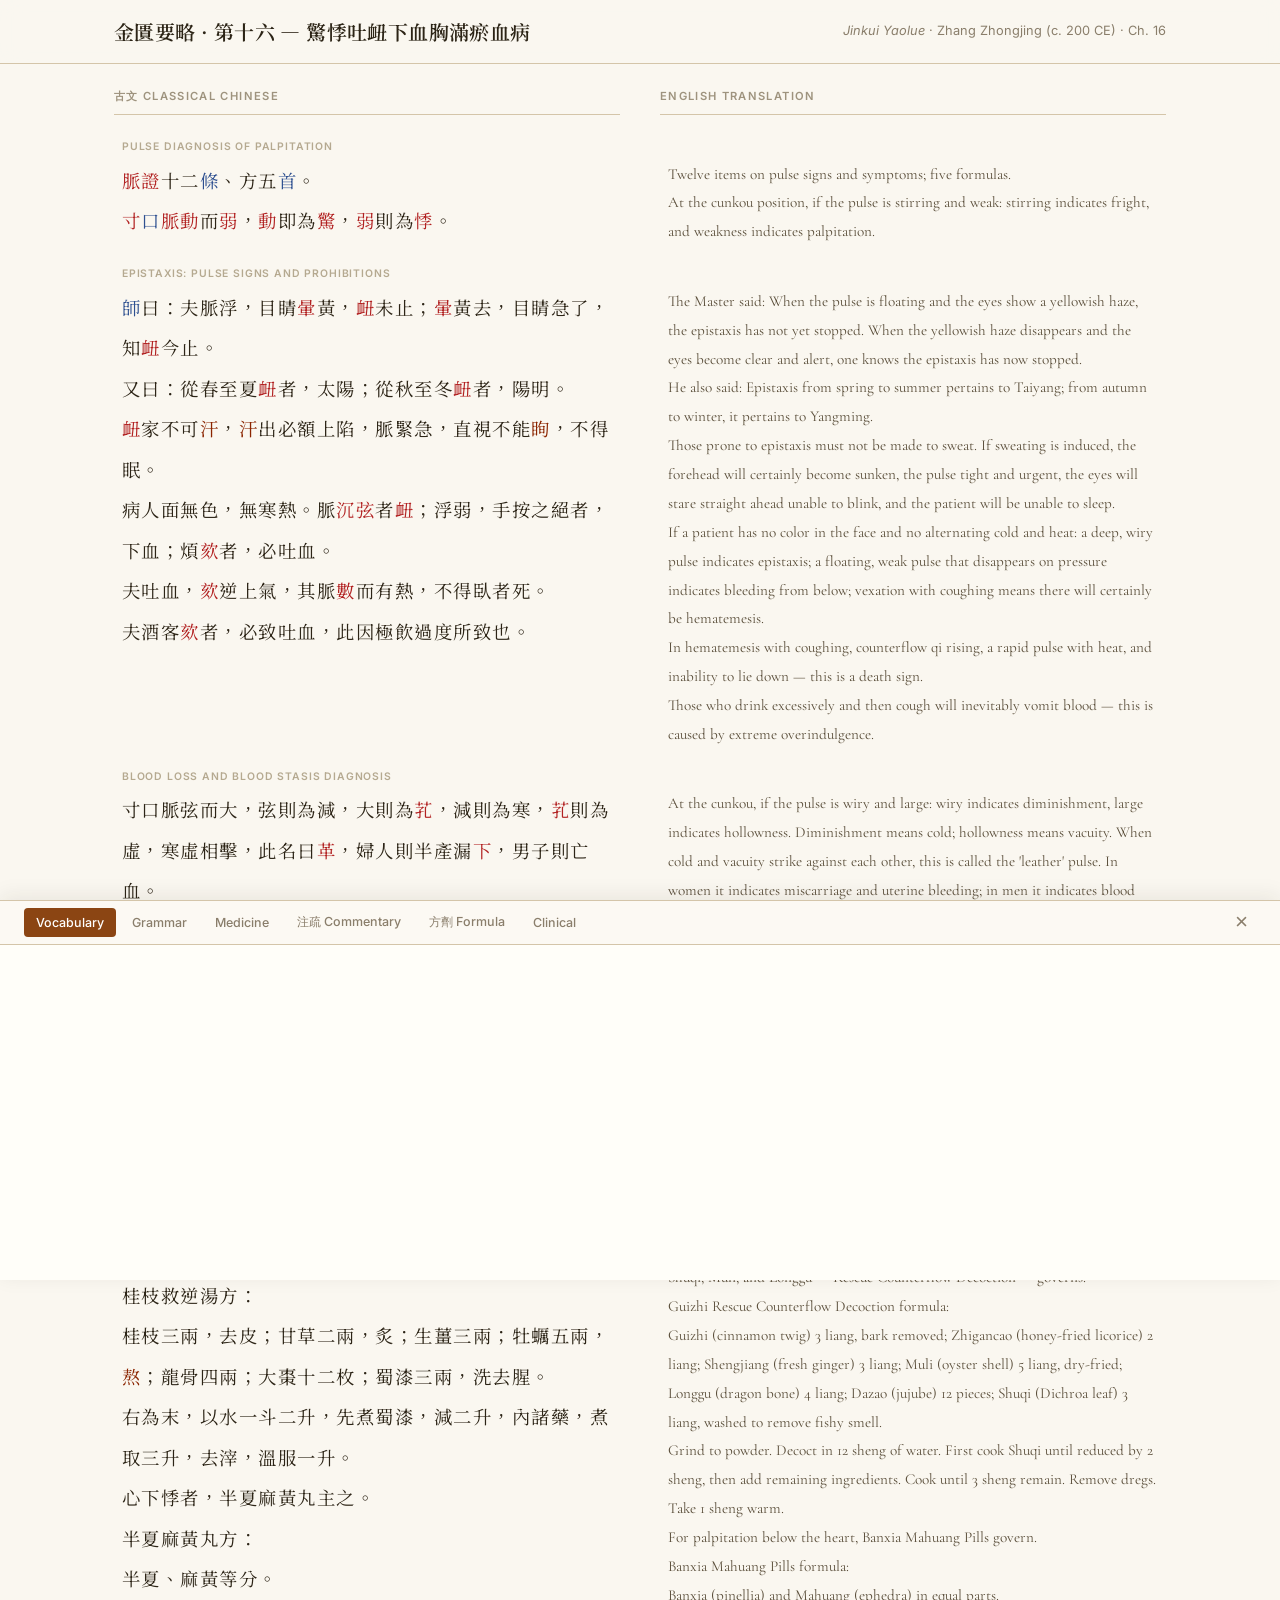
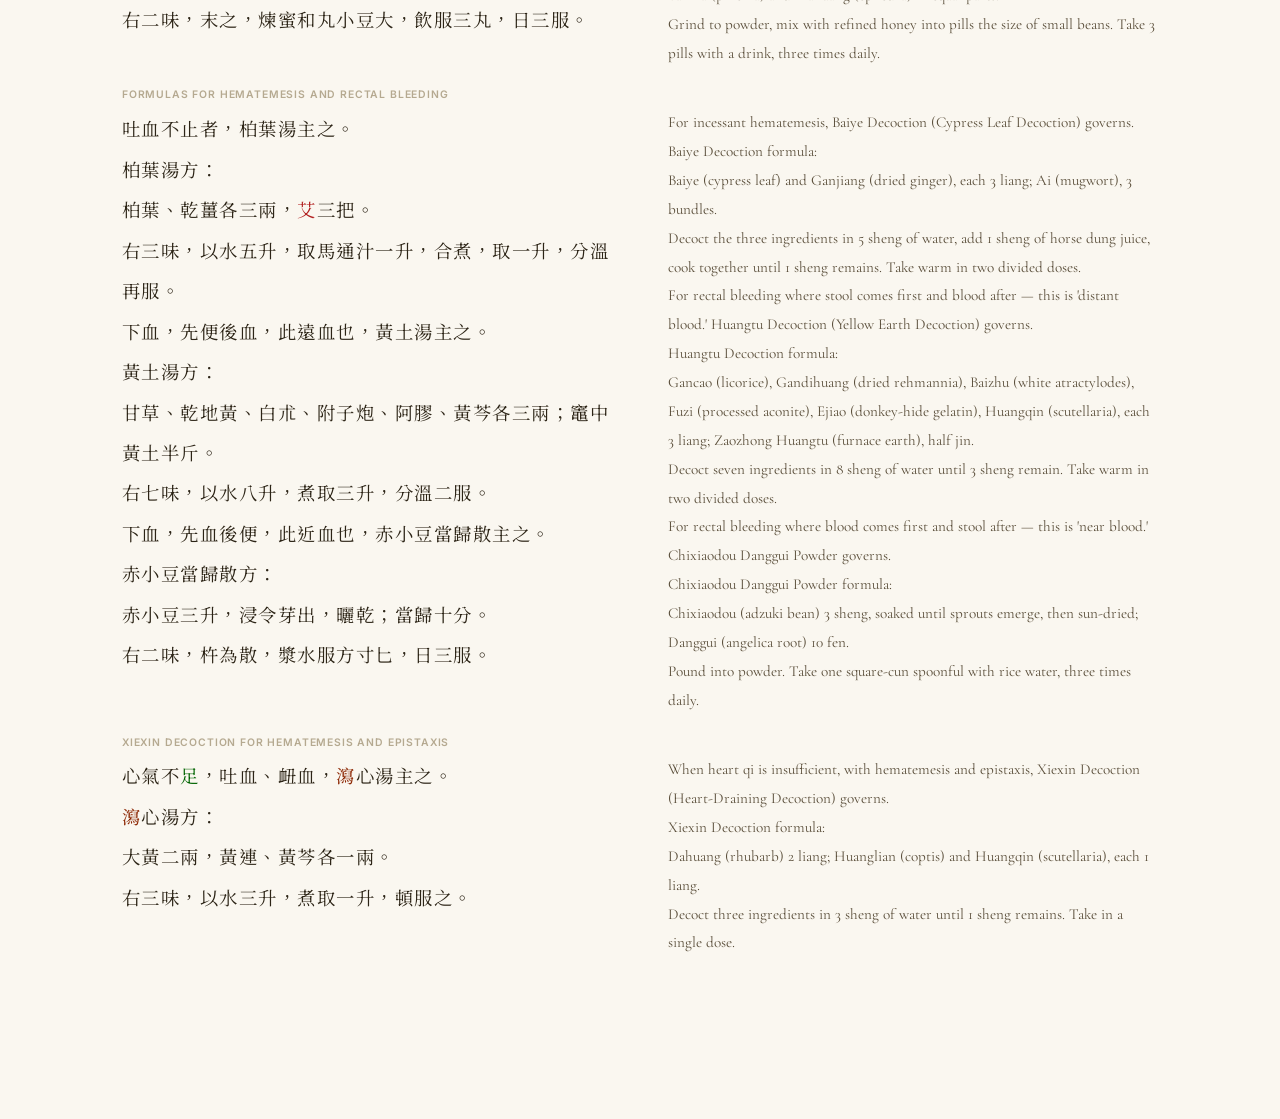
<file: jinkui.html>
<!DOCTYPE html>
<html lang="zh-Hant">
<head>
  <meta charset="UTF-8">
  <meta name="viewport" content="width=device-width, initial-scale=1.0">
  <title>Jinkui Yaolue — Ch.16: Palpitation, Hematemesis, Epistaxis, Blood Stasis</title>
  <link rel="preconnect" href="https://fonts.googleapis.com">
  <link rel="preconnect" href="https://fonts.gstatic.com" crossorigin>
  <link href="https://fonts.googleapis.com/css2?family=Cormorant+Garamond:ital,wght@0,400;0,600;0,700;1,400;1,600&family=Inter:wght@400;500;600&family=Noto+Serif+TC:wght@400;600;700&display=swap" rel="stylesheet">
  <style>
:root {
  --bg: #FAF7F0;
  --text: #2C2416;
  --accent: #8B4513;
  --highlight: #F5E6CC;
  --border: #D4C5A9;
  --tooltip-bg: #FFFEF9;
  --font-zh: 'Noto Serif TC', 'Songti SC', 'SimSun', serif;
  --font-poem: 'Cormorant Garamond', 'Georgia', serif;
  --font-ui: 'Inter', -apple-system, BlinkMacSystemFont, sans-serif;
}

*, *::before, *::after { box-sizing: border-box; margin: 0; padding: 0; }
html { scroll-behavior: smooth; font-size: 16px; }
body {
  font-family: var(--font-ui);
  background: var(--bg);
  color: var(--text);
  min-height: 100vh;
  line-height: 1.6;
}
::selection { background: var(--highlight); color: var(--text); }

/* Header */
.header {
  position: sticky; top: 0; z-index: 100;
  background: rgba(250, 247, 240, 0.85);
  backdrop-filter: blur(12px);
  -webkit-backdrop-filter: blur(12px);
  border-bottom: 1px solid var(--border);
  height: 64px;
}
.header-inner {
  max-width: 1100px; margin: 0 auto; padding: 0 24px;
  height: 100%; display: flex; align-items: center; justify-content: space-between;
}
.header-title h1 {
  font-family: var(--font-zh); font-size: 1.25rem; font-weight: 600;
  color: var(--text); letter-spacing: 0.02em;
}
.header-title h1 em { font-style: italic; font-weight: 400; font-family: var(--font-poem); }
.header-subtitle { font-size: 0.8rem; color: #8a7e6b; }

/* Main layout */
.main-content {
  max-width: 1100px; margin: 0 auto; padding: 24px 24px 120px;
  display: grid; grid-template-columns: 1fr 1fr; gap: 0 40px;
}
.column-heading {
  font-family: var(--font-ui); font-size: 0.7rem; font-weight: 600;
  text-transform: uppercase; letter-spacing: 0.12em; color: #9e937e;
  margin-bottom: 16px; padding-bottom: 8px; border-bottom: 1px solid var(--border);
}

/* Section blocks */
.stanza {
  padding: 8px 8px; border-radius: 6px; cursor: pointer;
  transition: background-color 0.2s; margin-bottom: 4px;
}
.stanza:hover { background: rgba(245, 230, 204, 0.4); }
.stanza.active { background: var(--highlight); }

.stanza-num {
  font-family: var(--font-ui); font-size: 0.65rem; font-weight: 600;
  color: #b5a990; text-transform: uppercase; letter-spacing: 0.08em;
  margin-bottom: 4px;
}

/* Poem text — classical Chinese */
.poem-line {
  font-family: var(--font-zh); font-size: 1.15rem; line-height: 2.2;
  color: var(--text); letter-spacing: 0.08em;
}
.translation-line {
  font-family: var(--font-poem); font-size: 0.95rem; line-height: 1.9;
  color: #5a4e3a;
}

/* Word hover — for classical Chinese characters */
.word {
  cursor: pointer; position: relative; transition: color 0.15s; padding: 1px 0;
}
.word:hover {
  text-decoration: underline; text-decoration-style: dotted;
  text-underline-offset: 3px; text-decoration-color: var(--border);
}

/* POS colors */
.w-noun { color: #2E5090; }
.w-verb { color: #8B2500; }
.w-adj  { color: #006400; }
.w-adv  { color: #6A4C93; }
.w-prep { color: #7B6840; }
.w-part { color: #996633; }
.w-proper { color: #4682B4; }
.w-medical { color: #B22222; }

/* Tooltip */
.tooltip {
  position: absolute; z-index: 200; max-width: 360px; min-width: 200px;
  padding: 12px 14px; background: var(--tooltip-bg);
  border: 1px solid var(--border); border-radius: 8px;
  box-shadow: 0 4px 20px rgba(44,36,22,0.12), 0 1px 4px rgba(44,36,22,0.06);
  font-family: var(--font-ui); font-size: 0.85rem; line-height: 1.5;
  opacity: 0; pointer-events: none; transform: translateY(4px);
  transition: opacity 0.2s, transform 0.2s;
}
.tooltip.visible { opacity: 1; pointer-events: auto; transform: translateY(0); }
.tooltip-form { font-family: var(--font-zh); font-size: 1.4rem; font-weight: 700; margin-bottom: 3px; }
.tooltip-pinyin { font-size: 0.9rem; color: #8a7e6b; font-style: italic; margin-bottom: 4px; }
.tooltip-pos {
  display: inline-block; padding: 1px 8px; font-size: 0.65rem; font-weight: 600;
  text-transform: uppercase; letter-spacing: 0.08em; color: white;
  background: var(--accent); border-radius: 3px; margin-bottom: 6px;
}
.tooltip-info { font-size: 0.8rem; color: #6d5f4a; margin-bottom: 4px; }
.tooltip-gloss {
  font-style: italic; color: #5a4e3a; padding-top: 4px; border-top: 1px solid #eae4d6;
}

/* Commentary panel */
.commentary-panel {
  position: fixed; bottom: 0; left: 0; right: 0; z-index: 150;
  height: 380px; background: var(--tooltip-bg);
  border-top: 1px solid var(--border);
  box-shadow: 0 -4px 20px rgba(44,36,22,0.08);
  transform: translateY(100%); transition: transform 0.3s ease;
}
.commentary-panel.open { transform: translateY(0); }

.commentary-header {
  display: flex; align-items: center; justify-content: space-between;
  padding: 0 24px; height: 44px; border-bottom: 1px solid var(--border);
  background: rgba(250, 247, 240, 0.6);
}
.commentary-tabs { display: flex; gap: 4px; flex-wrap: wrap; }
.tab-btn {
  font-family: var(--font-ui); font-size: 0.78rem; font-weight: 500;
  padding: 6px 12px; border: none; border-radius: 4px;
  background: transparent; color: #8a7e6b; cursor: pointer; transition: all 0.15s;
}
.tab-btn:hover { background: #f0ebe0; color: var(--text); }
.tab-btn.active { background: var(--accent); color: white; }
.commentary-close {
  font-size: 1.4rem; line-height: 1; border: none; background: none;
  color: #8a7e6b; cursor: pointer; padding: 4px 8px; border-radius: 4px;
}
.commentary-close:hover { color: var(--text); background: #f0ebe0; }

.commentary-body {
  padding: 16px 24px; height: calc(380px - 44px); overflow-y: auto;
}
.tab-content {
  display: none; font-family: var(--font-ui); font-size: 0.88rem;
  line-height: 1.7; color: var(--text);
}
.tab-content.active { display: block; }
.tab-content h3, .tab-content h4 {
  font-family: var(--font-poem); font-size: 1.05rem; font-weight: 600;
  margin-bottom: 6px; color: var(--accent);
}
.tab-content p { margin-bottom: 8px; }
.tab-content ul { margin: 6px 0; padding-left: 18px; }
.tab-content li { margin-bottom: 4px; }
.tab-content blockquote {
  font-family: var(--font-zh); font-size: 0.95rem;
  padding: 8px 14px; margin: 8px 0;
  background: #f5f0e6; border-left: 3px solid var(--accent);
  border-radius: 4px; line-height: 1.8;
}

.vocab-entry { margin-bottom: 8px; padding-bottom: 6px; border-bottom: 1px solid #eae4d6; }
.vocab-entry:last-child { border-bottom: none; }
.vocab-word { font-family: var(--font-zh); font-weight: 700; font-size: 1.1rem; }
.vocab-pinyin { font-size: 0.85rem; color: #8a7e6b; font-style: italic; }
.vocab-pos { font-size: 0.72rem; color: var(--accent); text-transform: uppercase; }
.vocab-def { color: #5a4e3a; }

.syntax-box {
  padding: 10px 14px; background: #f5f0e6; border-radius: 6px;
  border-left: 3px solid var(--accent); margin-bottom: 10px;
}
.syntax-label {
  font-size: 0.7rem; font-weight: 600; text-transform: uppercase;
  letter-spacing: 0.08em; color: #8a7e6b; margin-bottom: 4px;
}

/* Formula tables */
.tab-content table { font-size: 0.85rem; }
.tab-content th { font-weight: 600; text-align: left; }
.tab-content td, .tab-content th { padding: 4px 8px; }

/* Responsive */
@media (max-width: 768px) {
  .main-content { grid-template-columns: 1fr; gap: 24px; padding: 16px 16px 160px; }
  .header-inner { padding: 0 16px; }
  .header-title h1 { font-size: 1.05rem; }
  .commentary-panel { height: 300px; }
  .commentary-body { padding: 12px 16px; }
  .poem-line { font-size: 1rem; }
  .tab-btn { font-size: 0.72rem; padding: 5px 8px; }
}
  </style>
</head>
<body>

<header class="header">
  <div class="header-inner">
    <div class="header-title">
      <h1>金匱要略 &middot; 第十六 &mdash; 驚悸吐衄下血胸滿瘀血病</h1>
    </div>
    <span class="header-subtitle"><em>Jinkui Yaolue</em> &middot; Zhang Zhongjing (c. 200 CE) &middot; Ch. 16</span>
  </div>
</header>

<main class="main-content" id="main-content">
  <h2 class="column-heading">古文 Classical Chinese</h2>
  <h2 class="column-heading">English Translation</h2>
</main>

<div id="tooltip" class="tooltip" role="tooltip" aria-hidden="true"></div>

<aside id="commentary-panel" class="commentary-panel" aria-hidden="true">
  <div class="commentary-header">
    <div class="commentary-tabs">
      <button class="tab-btn active" data-tab="vocab">Vocabulary</button>
      <button class="tab-btn" data-tab="grammar">Grammar</button>
      <button class="tab-btn" data-tab="medicine">Medicine</button>
      <button class="tab-btn" data-tab="commentary">注疏 Commentary</button>
      <button class="tab-btn" data-tab="formula">方劑 Formula</button>
      <button class="tab-btn" data-tab="clinical">Clinical</button>
    </div>
    <button class="commentary-close" id="commentary-close">&times;</button>
  </div>
  <div class="commentary-body">
    <div class="tab-content active" id="tab-vocab"></div>
    <div class="tab-content" id="tab-grammar"></div>
    <div class="tab-content" id="tab-medicine"></div>
    <div class="tab-content" id="tab-commentary"></div>
    <div class="tab-content" id="tab-formula"></div>
    <div class="tab-content" id="tab-clinical"></div>
  </div>
</aside>

<script src="data/jinkui16_s1_3.js"></script>
<script src="data/jinkui16_s4_6.js"></script>
<script>
// Merge all sections
const SECTIONS = [...SECTIONS_1_3, ...SECTIONS_4_6];

// ============================================================
// RENDER
// ============================================================
function render() {
  const main = document.getElementById('main-content');

  SECTIONS.forEach(st => {
    // Classical Chinese section cell
    const zhDiv = document.createElement('div');
    zhDiv.className = 'stanza';
    zhDiv.dataset.stanza = st.id;

    const label = document.createElement('div');
    label.className = 'stanza-num';
    label.textContent = st.title || `Section ${st.id}`;
    zhDiv.appendChild(label);

    st.lines.forEach(line => {
      const p = document.createElement('div');
      p.className = 'poem-line';
      // For classical Chinese, wrap each character that has a word entry
      const text = line.zh;
      for (let i = 0; i < text.length; i++) {
        const ch = text[i];
        // Check if this character has a word annotation
        const wordInfo = st.words ? st.words.find(w => w.form === ch) : null;
        if (wordInfo && /[\u4e00-\u9fff]/.test(ch)) {
          const span = document.createElement('span');
          span.className = 'word ' + (wordInfo.cls || '');
          span.textContent = ch;
          span.dataset.stanza = st.id;
          span.dataset.form = wordInfo.form;
          p.appendChild(span);
        } else {
          p.appendChild(document.createTextNode(ch));
        }
      }
      zhDiv.appendChild(p);
    });

    zhDiv.addEventListener('click', (e) => {
      if (!e.target.closest('.word')) openCommentary(st.id);
    });
    main.appendChild(zhDiv);

    // English translation cell
    const enDiv = document.createElement('div');
    enDiv.className = 'stanza';
    enDiv.dataset.stanzaEn = st.id;
    const enLabel = document.createElement('div');
    enLabel.className = 'stanza-num';
    enLabel.textContent = '\u00a0';
    enDiv.appendChild(enLabel);
    if (st.en) {
      st.en.forEach(line => {
        const p = document.createElement('div');
        p.className = 'translation-line';
        p.textContent = line.text;
        enDiv.appendChild(p);
      });
    }
    enDiv.addEventListener('click', () => openCommentary(st.id));
    main.appendChild(enDiv);
  });
}

// ============================================================
// TOOLTIP
// ============================================================
const tooltipEl = document.getElementById('tooltip');
let currentWord = null;

document.addEventListener('click', (e) => {
  const wordEl = e.target.closest('.word');
  if (wordEl) {
    e.stopPropagation();
    showTooltip(wordEl);
    return;
  }
  hideTooltip();
});
document.addEventListener('keydown', (e) => { if (e.key === 'Escape') hideTooltip(); });

function showTooltip(el) {
  const sid = parseInt(el.dataset.stanza);
  const form = el.dataset.form;
  const st = SECTIONS.find(s => s.id === sid);
  if (!st) return;
  const w = st.words.find(x => x.form === form);
  if (!w) return;

  if (currentWord) currentWord.style.background = '';
  currentWord = el;
  el.style.background = 'var(--highlight)';

  tooltipEl.innerHTML = `
    <div class="tooltip-form">${w.form}</div>
    <div class="tooltip-pinyin">${w.pinyin || ''}</div>
    <span class="tooltip-pos">${w.pos}</span>
    ${w.info ? `<div class="tooltip-info">${w.info}</div>` : ''}
    <div class="tooltip-gloss">${w.gloss}</div>
  `;

  const rect = el.getBoundingClientRect();
  let top = rect.bottom + window.scrollY + 8;
  let left = rect.left + window.scrollX;
  tooltipEl.style.visibility = 'hidden';
  tooltipEl.classList.add('visible');
  const tw = tooltipEl.offsetWidth || 200;
  const th = tooltipEl.offsetHeight || 100;
  if (rect.bottom + th + 8 > window.innerHeight) top = rect.top + window.scrollY - th - 8;
  if (left + tw > window.innerWidth - 16) left = window.innerWidth - tw - 16;
  if (left < 8) left = 8;
  tooltipEl.style.top = top + 'px';
  tooltipEl.style.left = left + 'px';
  tooltipEl.style.visibility = '';
}

function hideTooltip() {
  if (currentWord) { currentWord.style.background = ''; currentWord = null; }
  tooltipEl.classList.remove('visible');
}

// ============================================================
// COMMENTARY PANEL
// ============================================================
const panel = document.getElementById('commentary-panel');
let currentStanza = null;

document.getElementById('commentary-close').addEventListener('click', closePanel);
panel.querySelectorAll('.tab-btn').forEach(btn => {
  btn.addEventListener('click', () => switchTab(btn.dataset.tab));
});

function openCommentary(stanzaId) {
  document.querySelectorAll('.stanza.active').forEach(el => el.classList.remove('active'));
  currentStanza = stanzaId;

  document.querySelectorAll(`.stanza[data-stanza="${stanzaId}"], .stanza[data-stanza-en="${stanzaId}"]`)
    .forEach(el => el.classList.add('active'));

  const st = SECTIONS.find(s => s.id === stanzaId);
  if (!st) return;

  // Vocabulary tab
  const vEl = document.getElementById('tab-vocab');
  if (st.words && st.words.length > 0) {
    vEl.innerHTML = st.words.map(w => `
      <div class="vocab-entry">
        <span class="vocab-word">${w.form}</span>
        <span class="vocab-pinyin">${w.pinyin || ''}</span>
        <span class="vocab-pos">${w.pos}</span>
        — <span class="vocab-def">${w.gloss}</span>
        ${w.info ? `<br><small style="color:#8a7e6b">${w.info}</small>` : ''}
      </div>
    `).join('');
  } else {
    vEl.innerHTML = '<p style="color:#b5a990;font-style:italic">No vocabulary notes for this section.</p>';
  }

  // Grammar
  document.getElementById('tab-grammar').innerHTML = st.grammar || '<p style="color:#b5a990;font-style:italic">No grammar notes for this section.</p>';

  // Medicine
  document.getElementById('tab-medicine').innerHTML = st.medicine || '<p style="color:#b5a990;font-style:italic">No medical analysis for this section.</p>';

  // Commentary (注疏)
  document.getElementById('tab-commentary').innerHTML = st.commentary || '<p style="color:#b5a990;font-style:italic">No traditional commentary for this section.</p>';

  // Formula (方劑)
  const fEl = document.getElementById('tab-formula');
  if (st.formula) {
    fEl.innerHTML = st.formula;
  } else {
    fEl.innerHTML = '<p style="color:#b5a990;font-style:italic">This section discusses diagnostic principles. Formulas appear in later sections.</p>';
  }

  // Clinical
  document.getElementById('tab-clinical').innerHTML = st.clinical || '<p style="color:#b5a990;font-style:italic">No clinical notes for this section.</p>';

  panel.classList.add('open');
  // Default to vocab tab, but if springAutumn exists for this section, hint it
  switchTab('vocab');
}

function closePanel() {
  panel.classList.remove('open');
  document.querySelectorAll('.stanza.active').forEach(el => el.classList.remove('active'));
  currentStanza = null;
}

function switchTab(name) {
  panel.querySelectorAll('.tab-btn').forEach(b => b.classList.toggle('active', b.dataset.tab === name));
  panel.querySelectorAll('.tab-content').forEach(c => c.classList.toggle('active', c.id === `tab-${name}`));
}

// Esc closes panel
document.addEventListener('keydown', (e) => {
  if (e.key === 'Escape' && panel.classList.contains('open')) closePanel();
});

// Init
render();
</script>
</body>
</html>
</file>
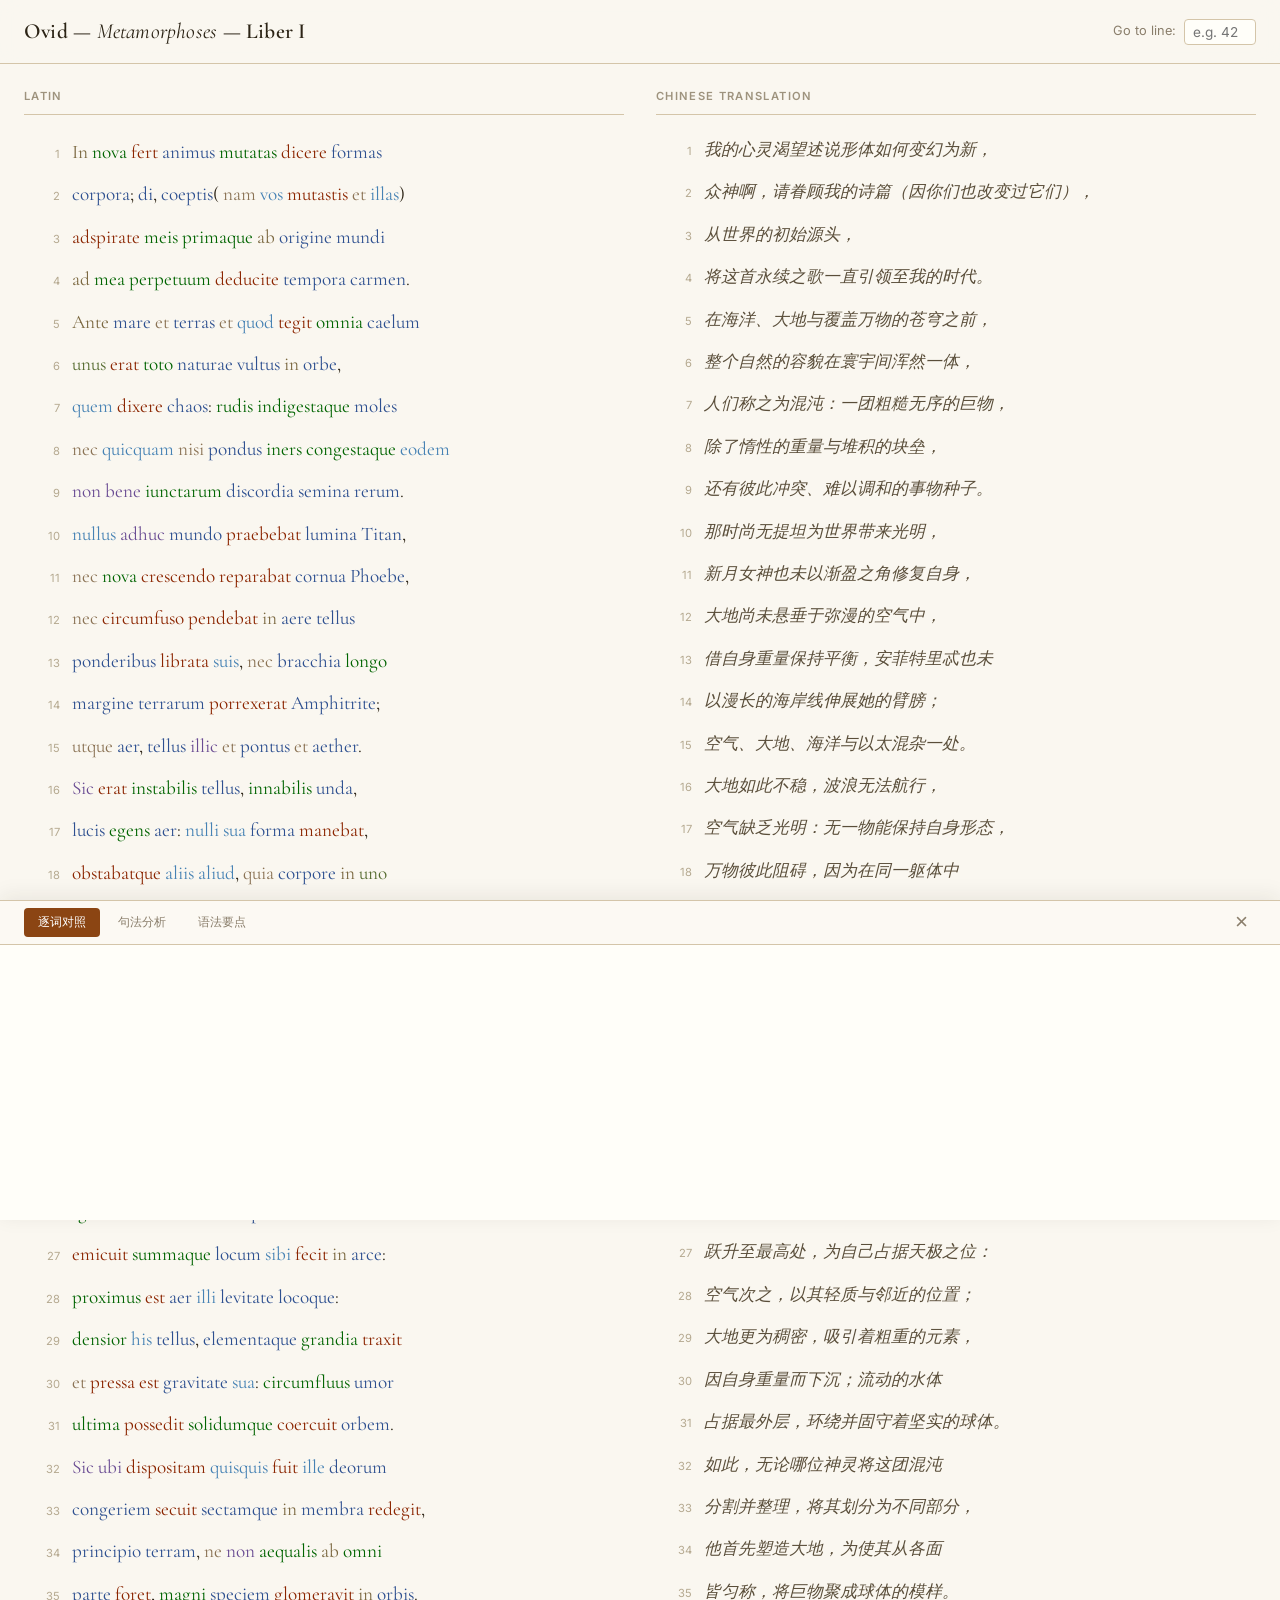
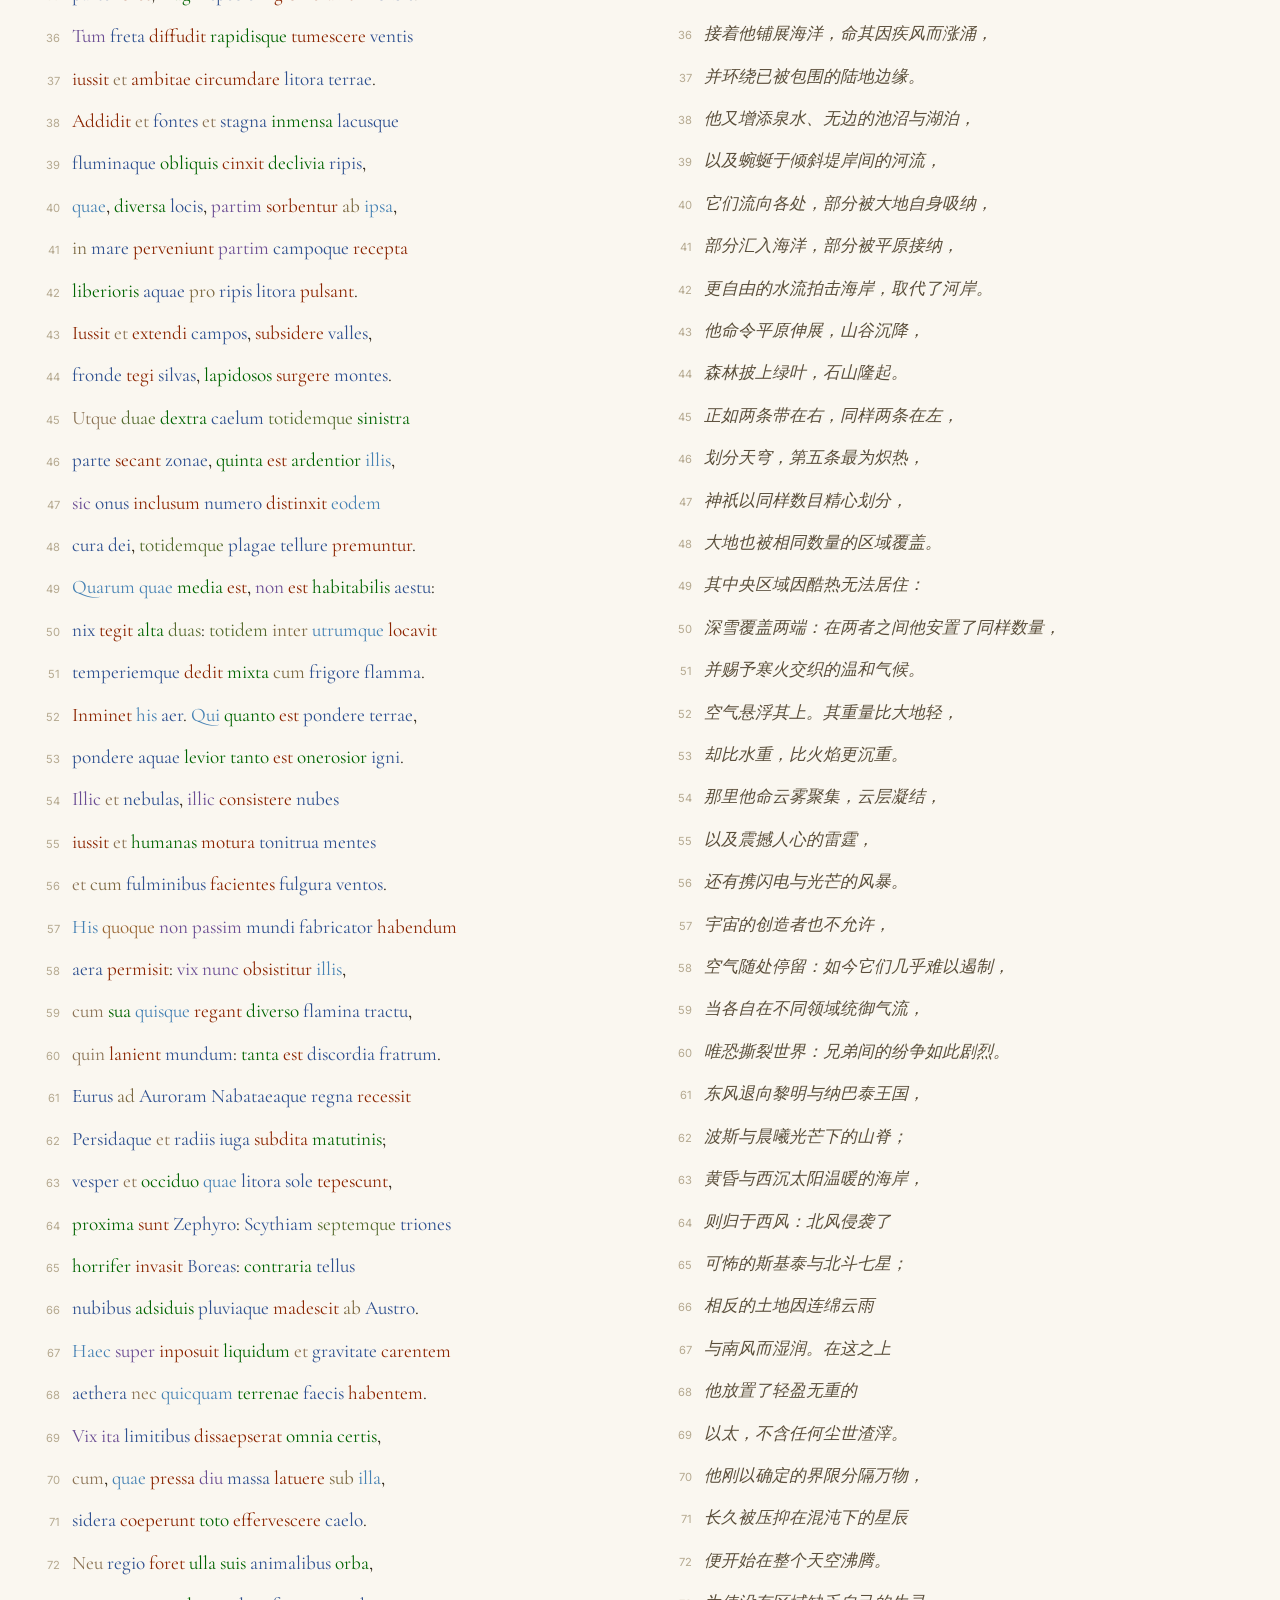
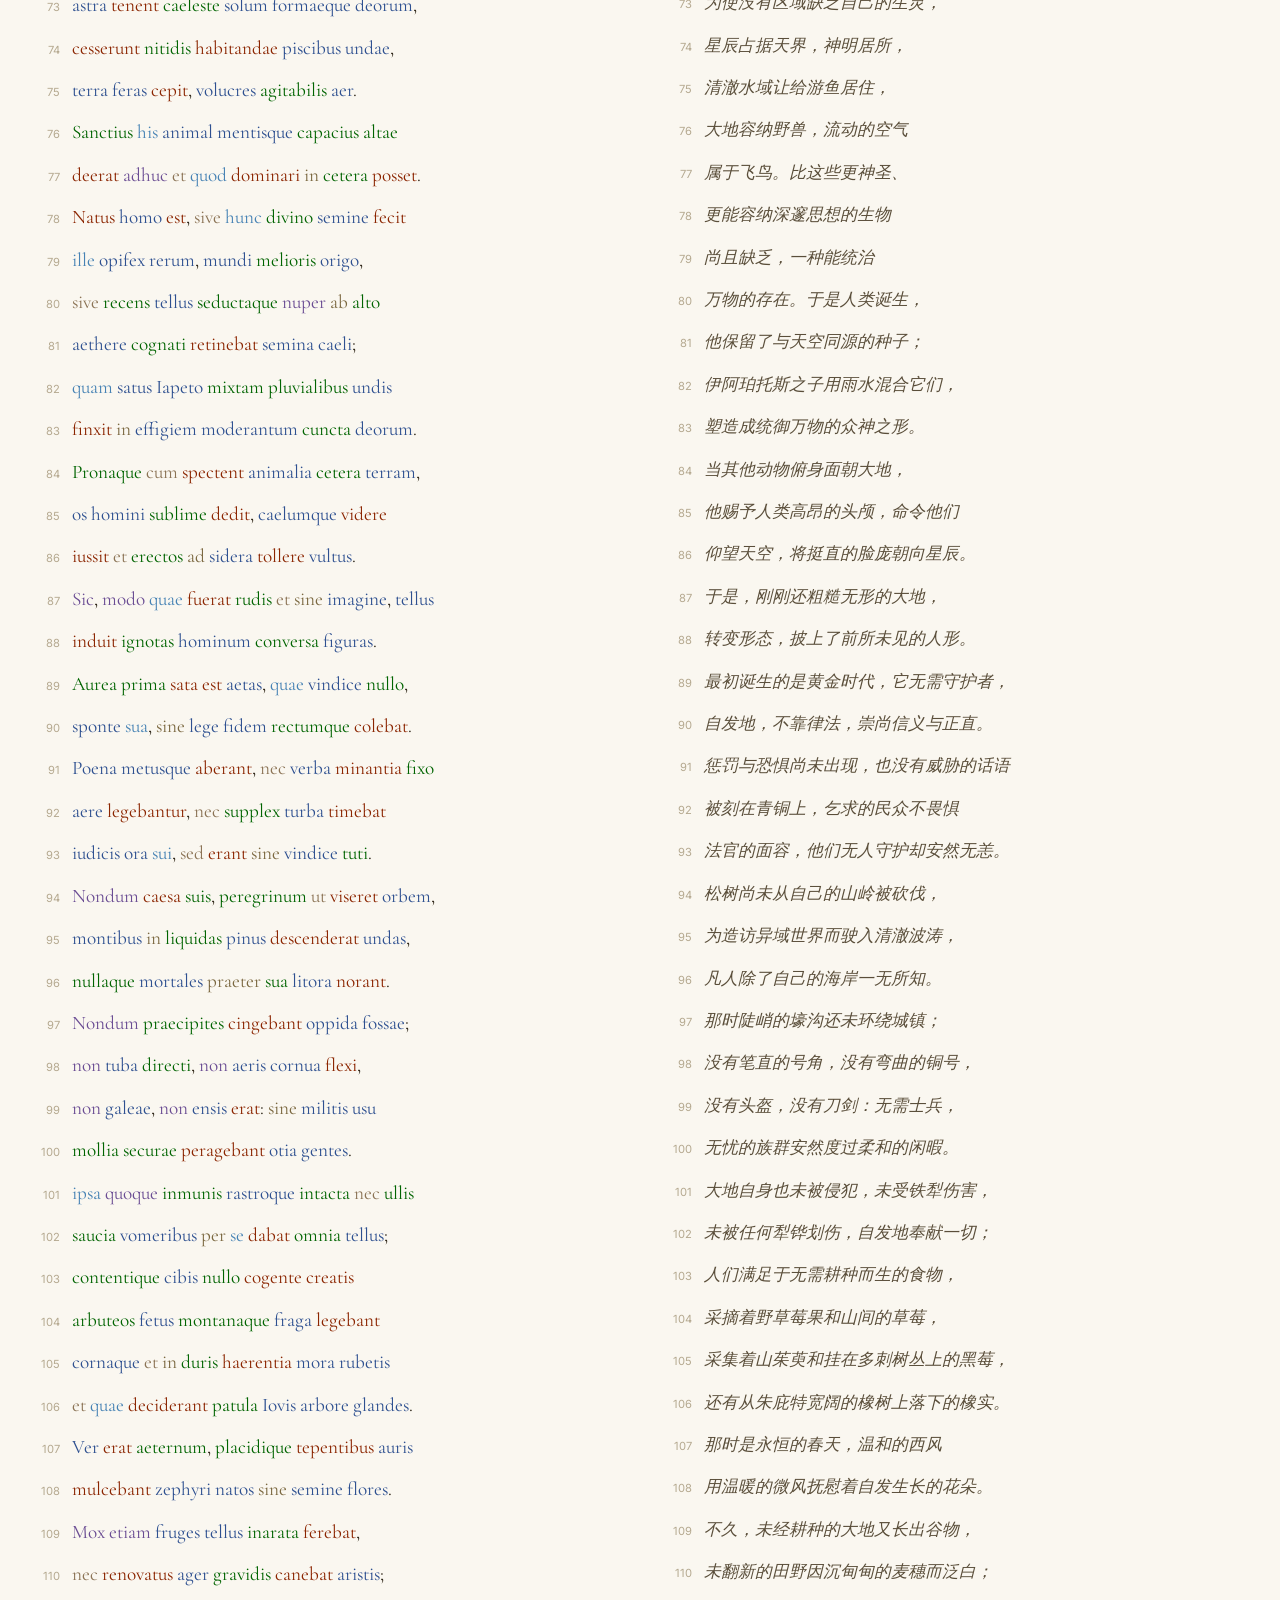
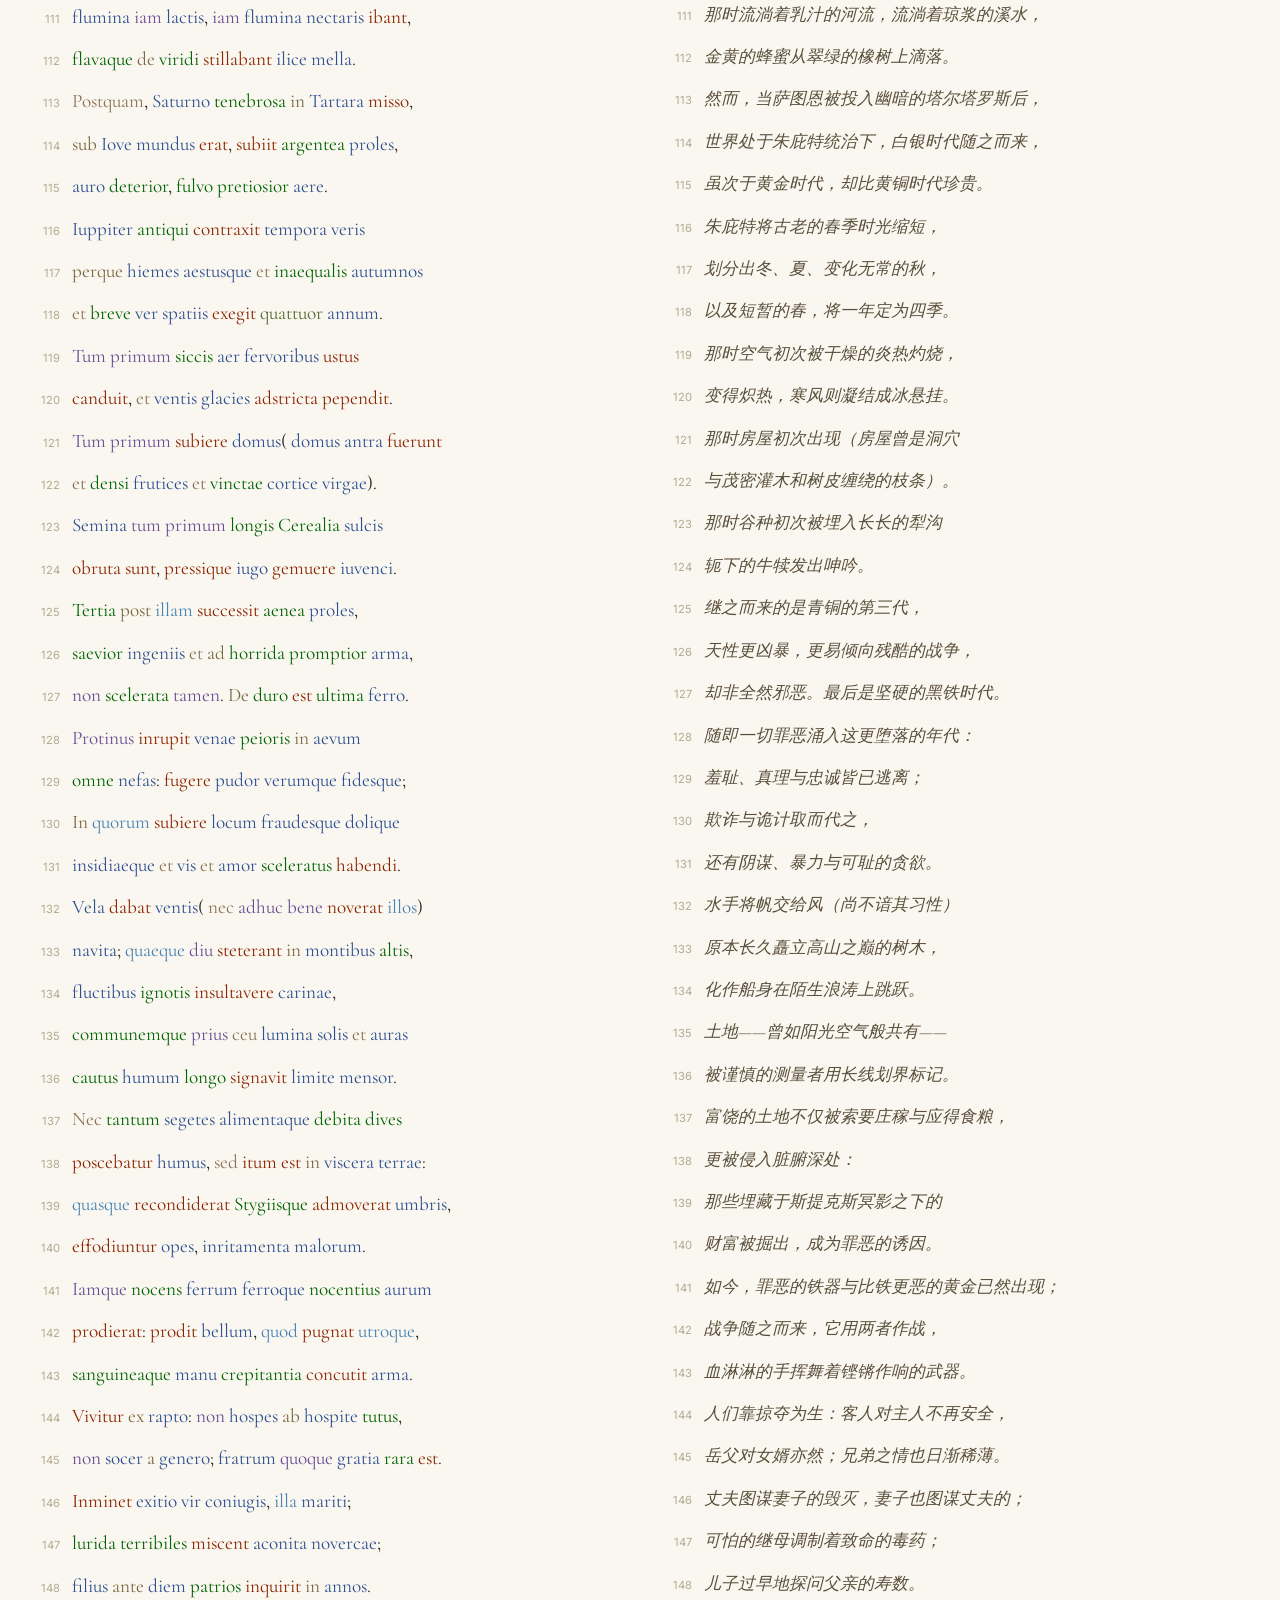
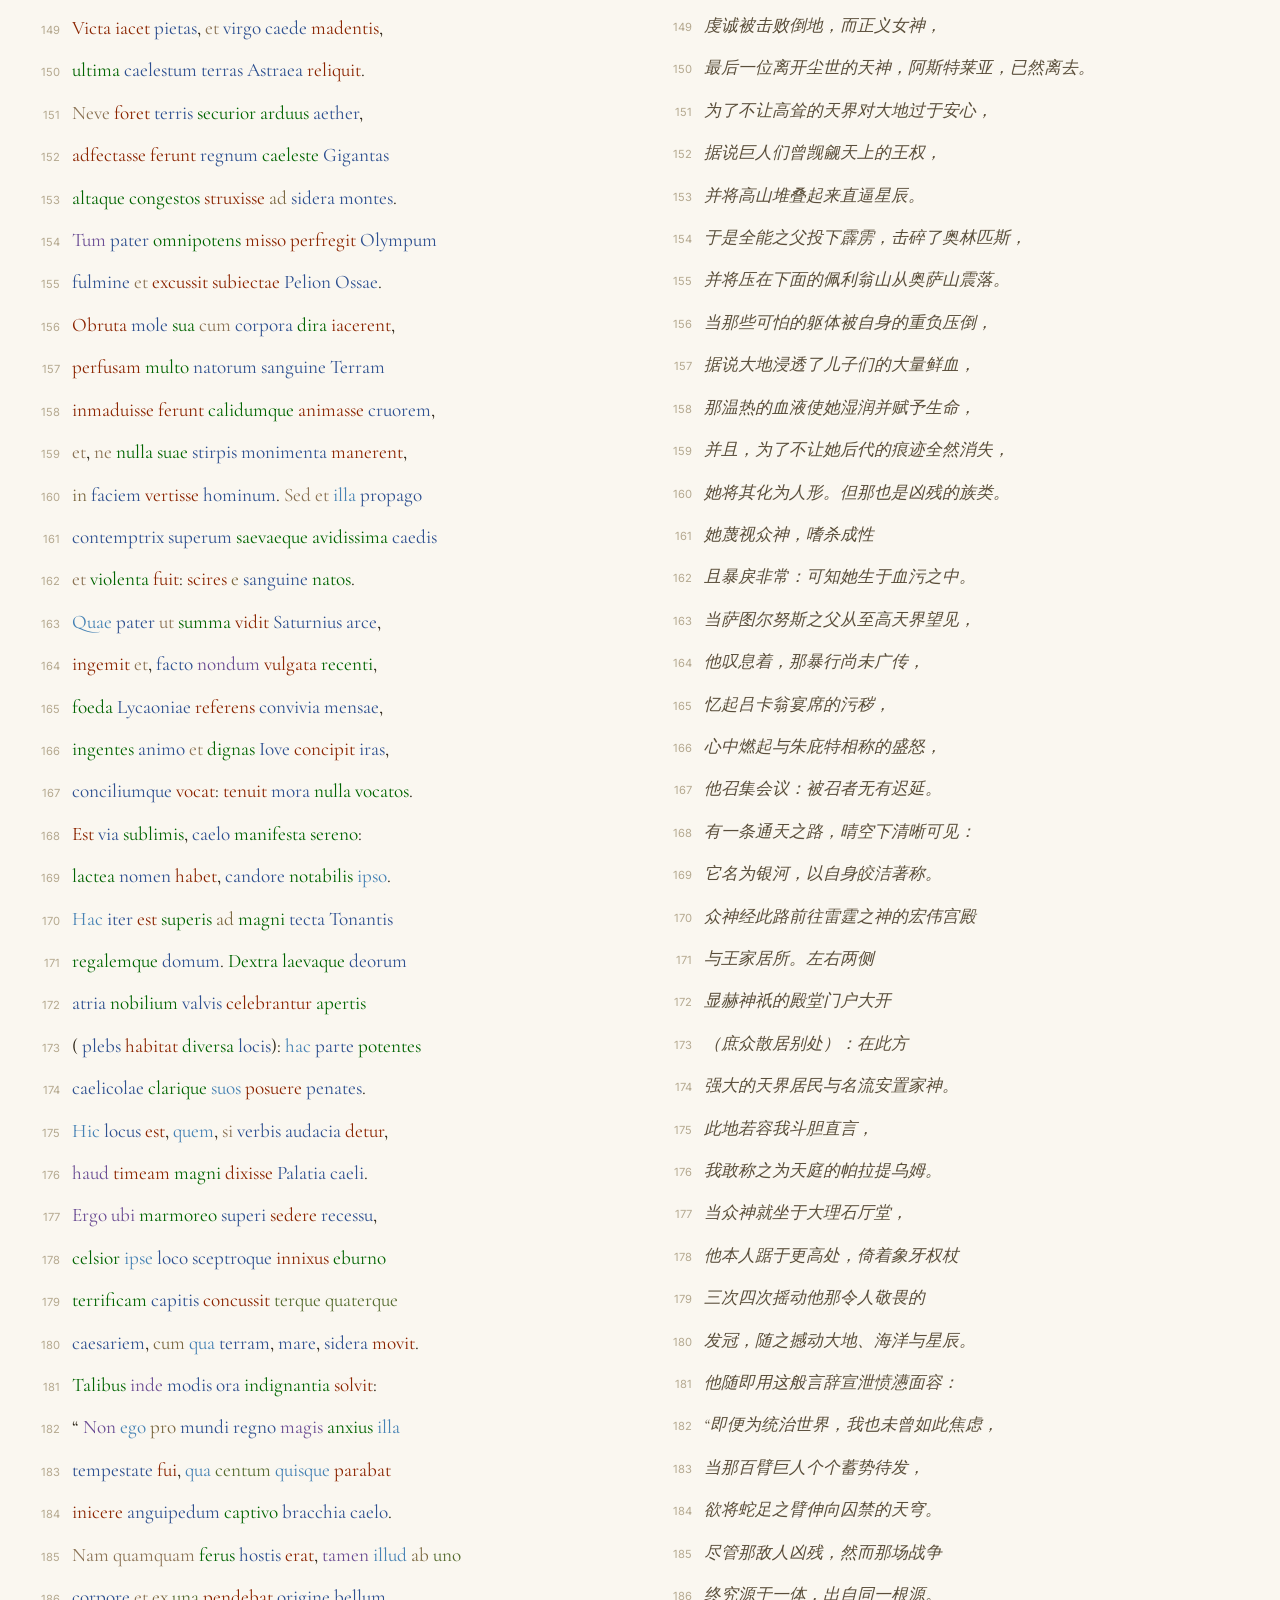
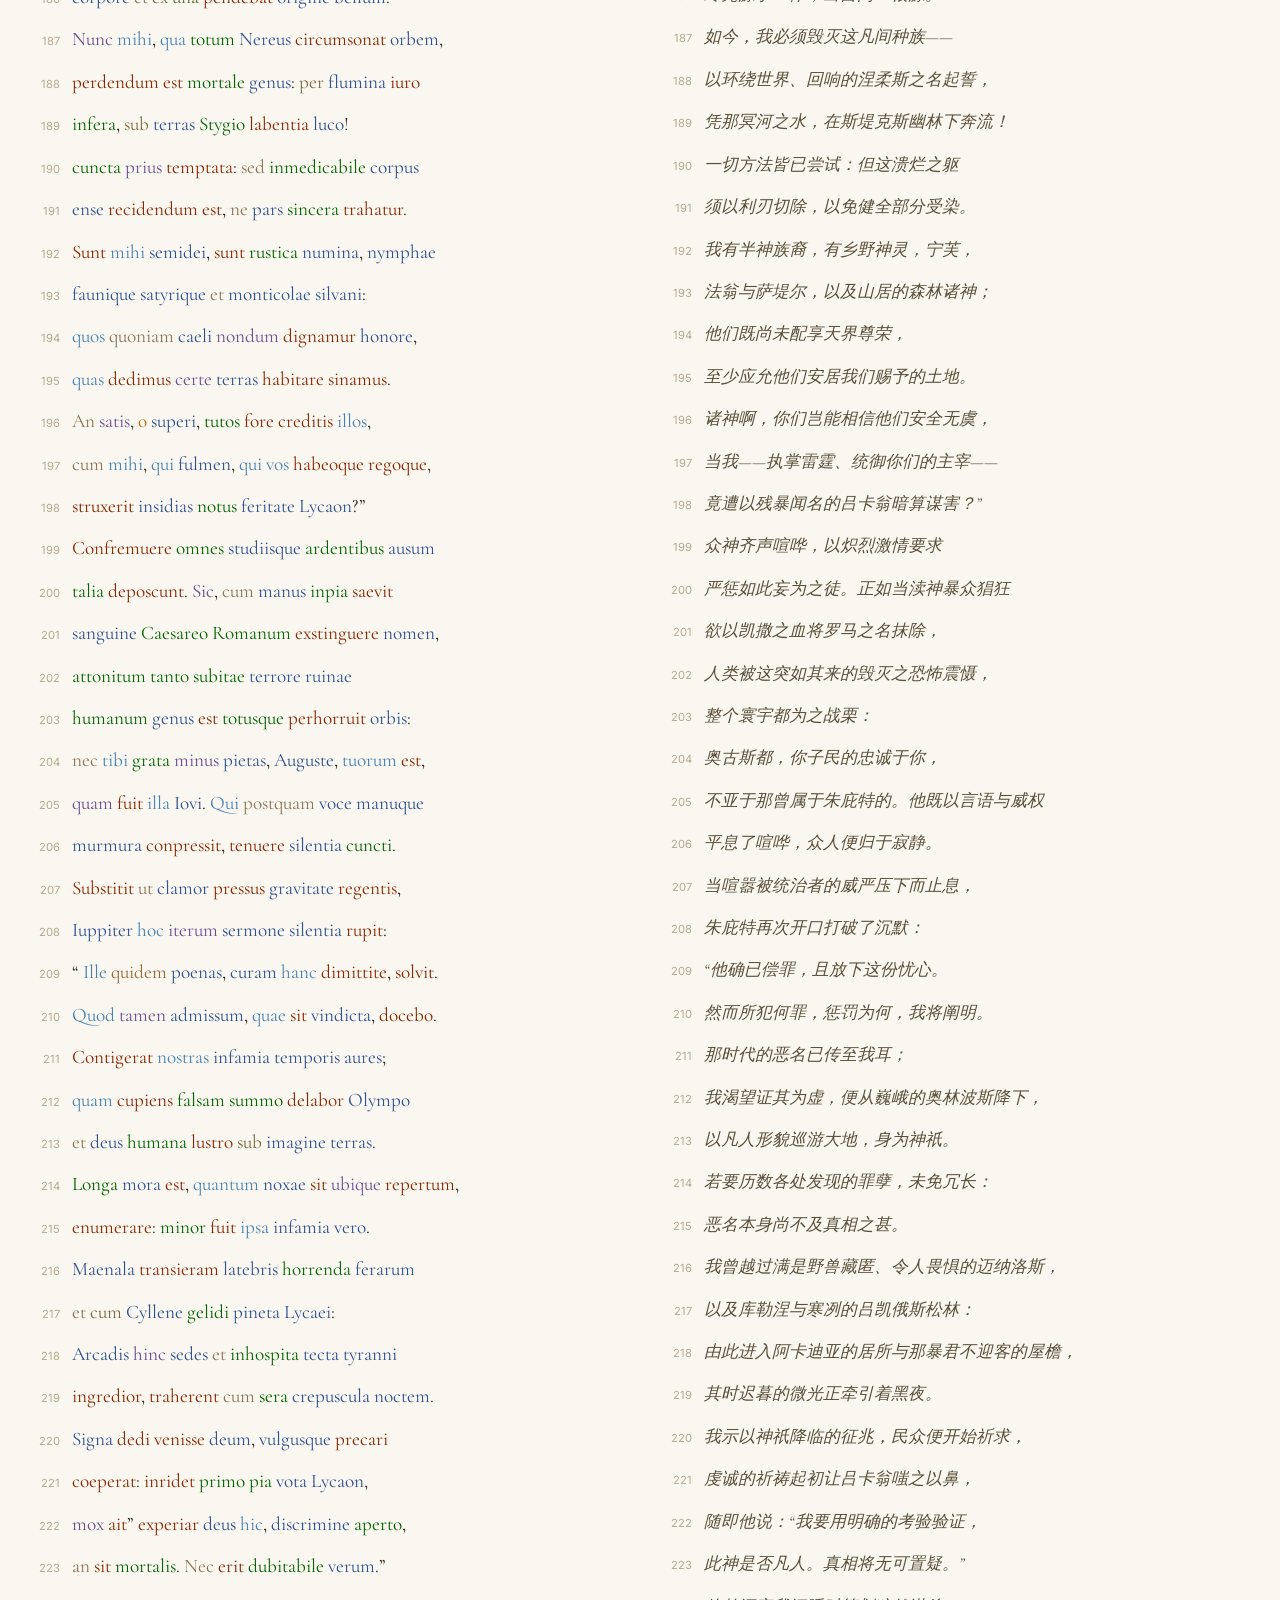
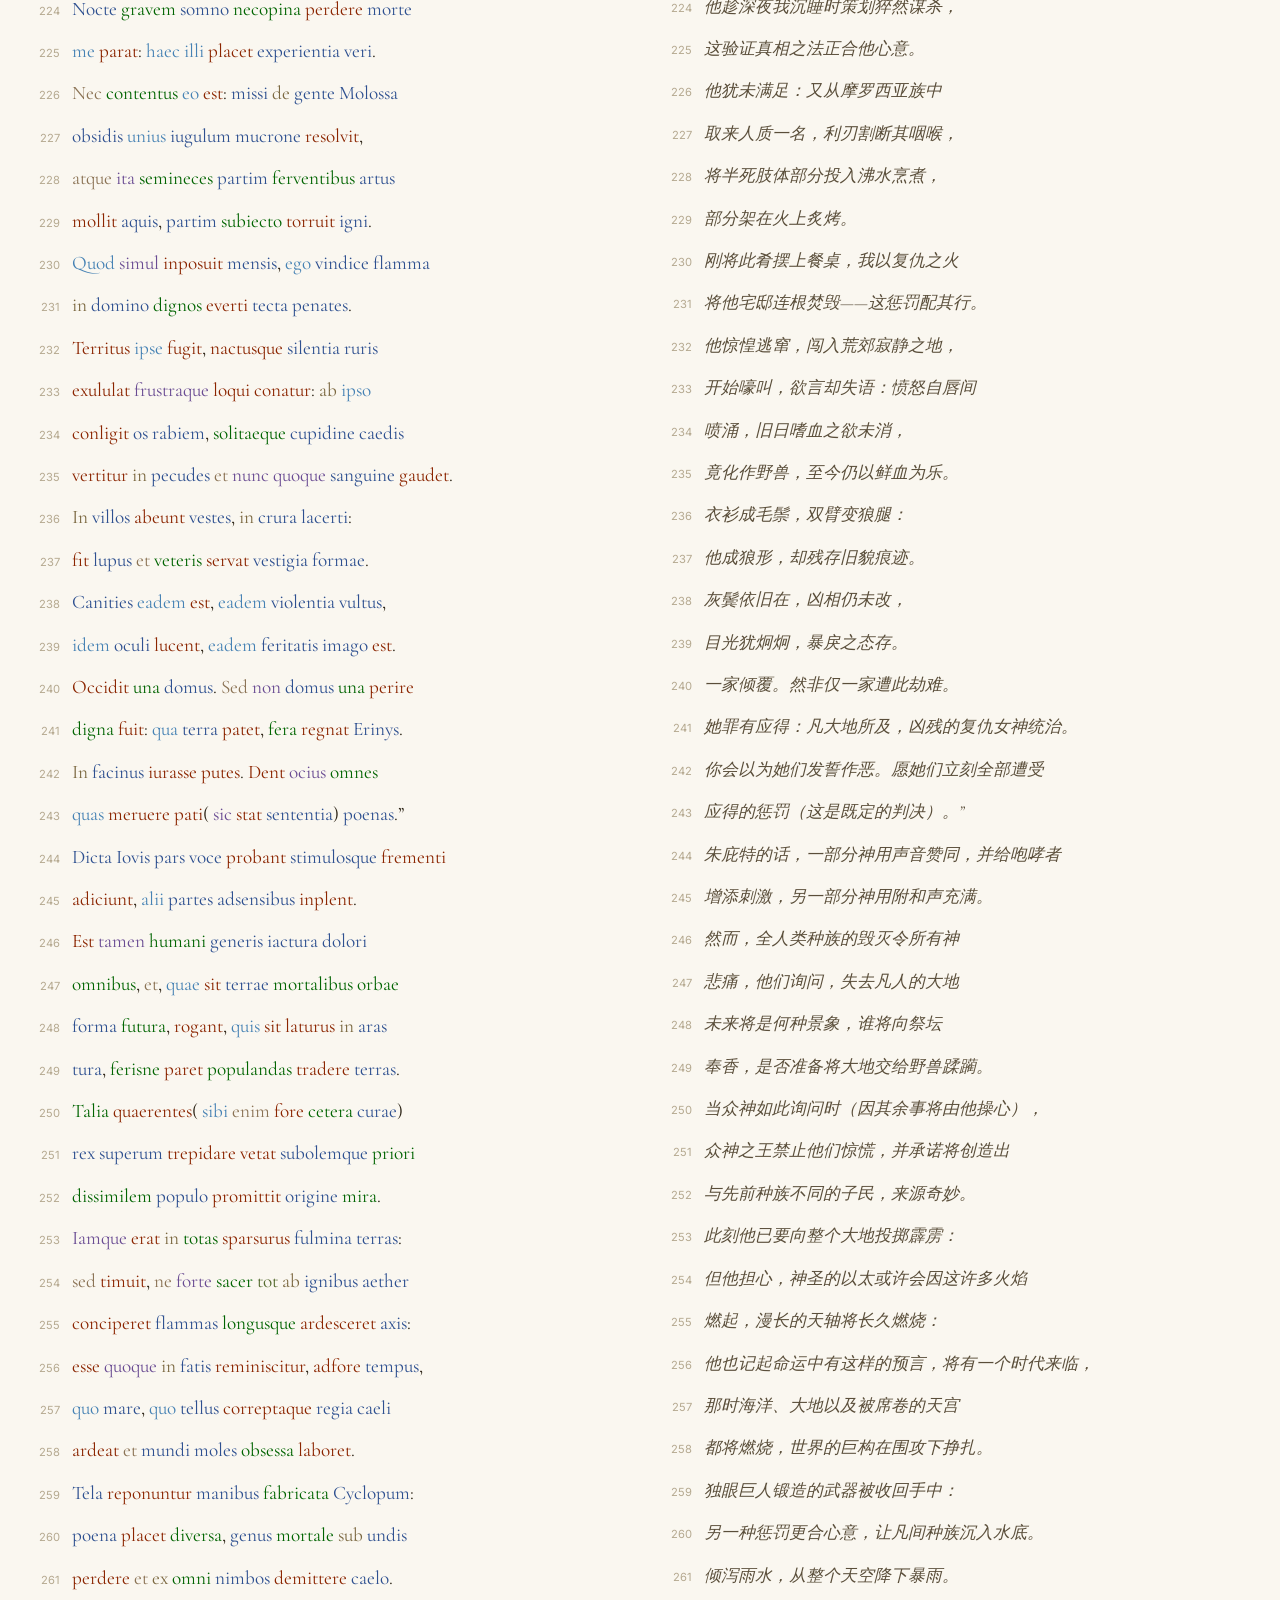
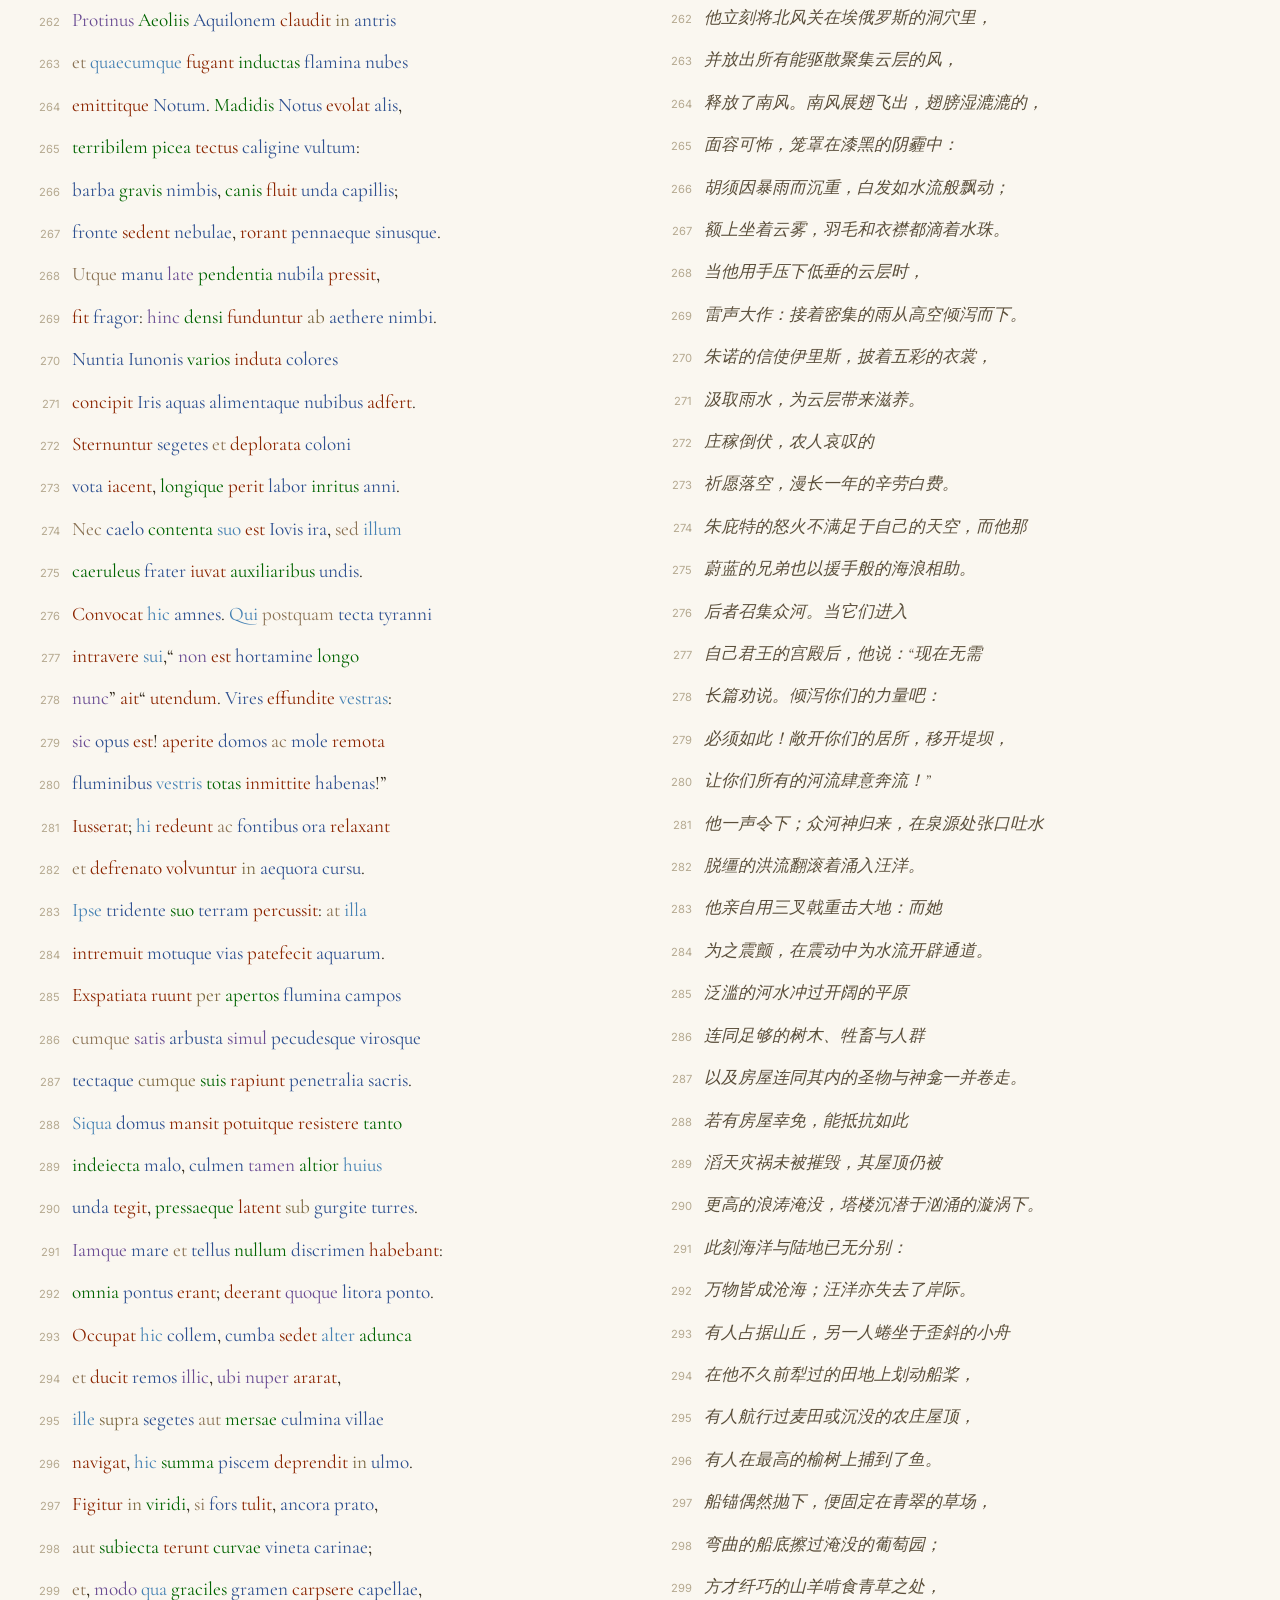
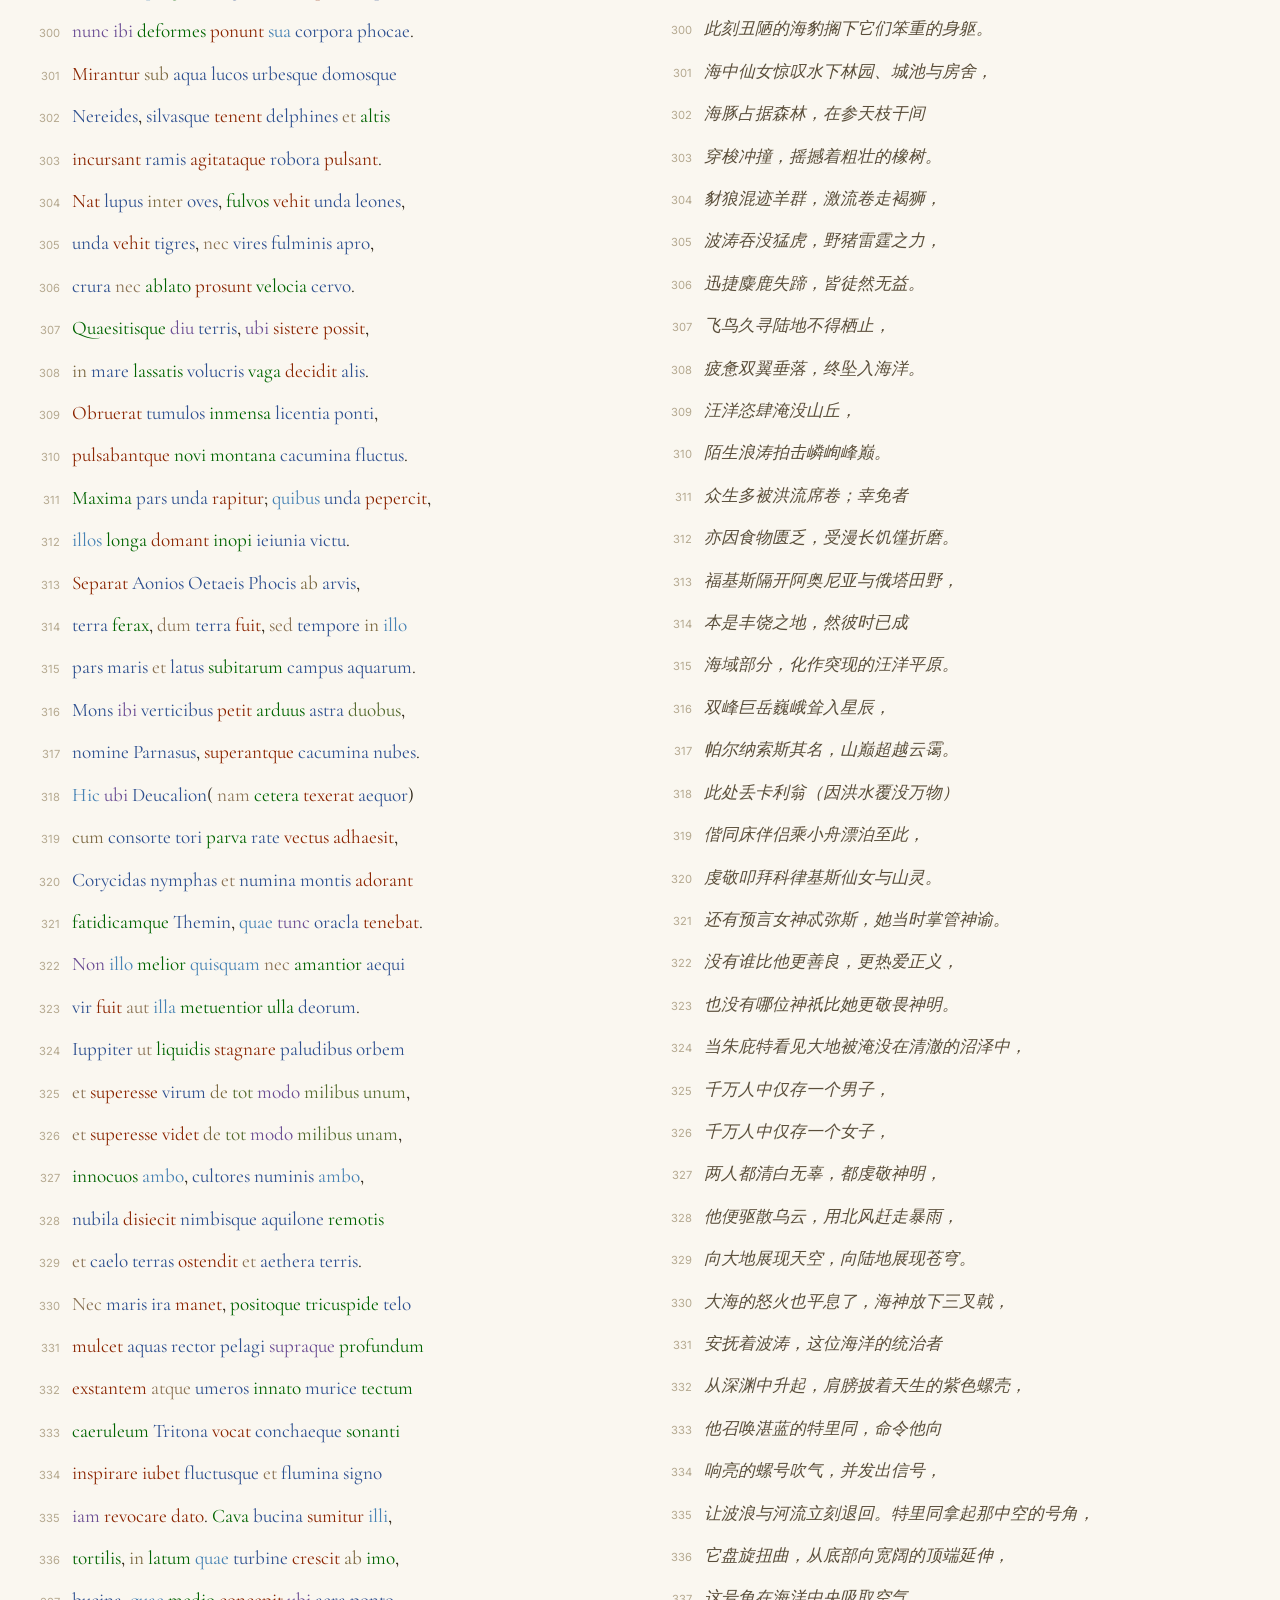
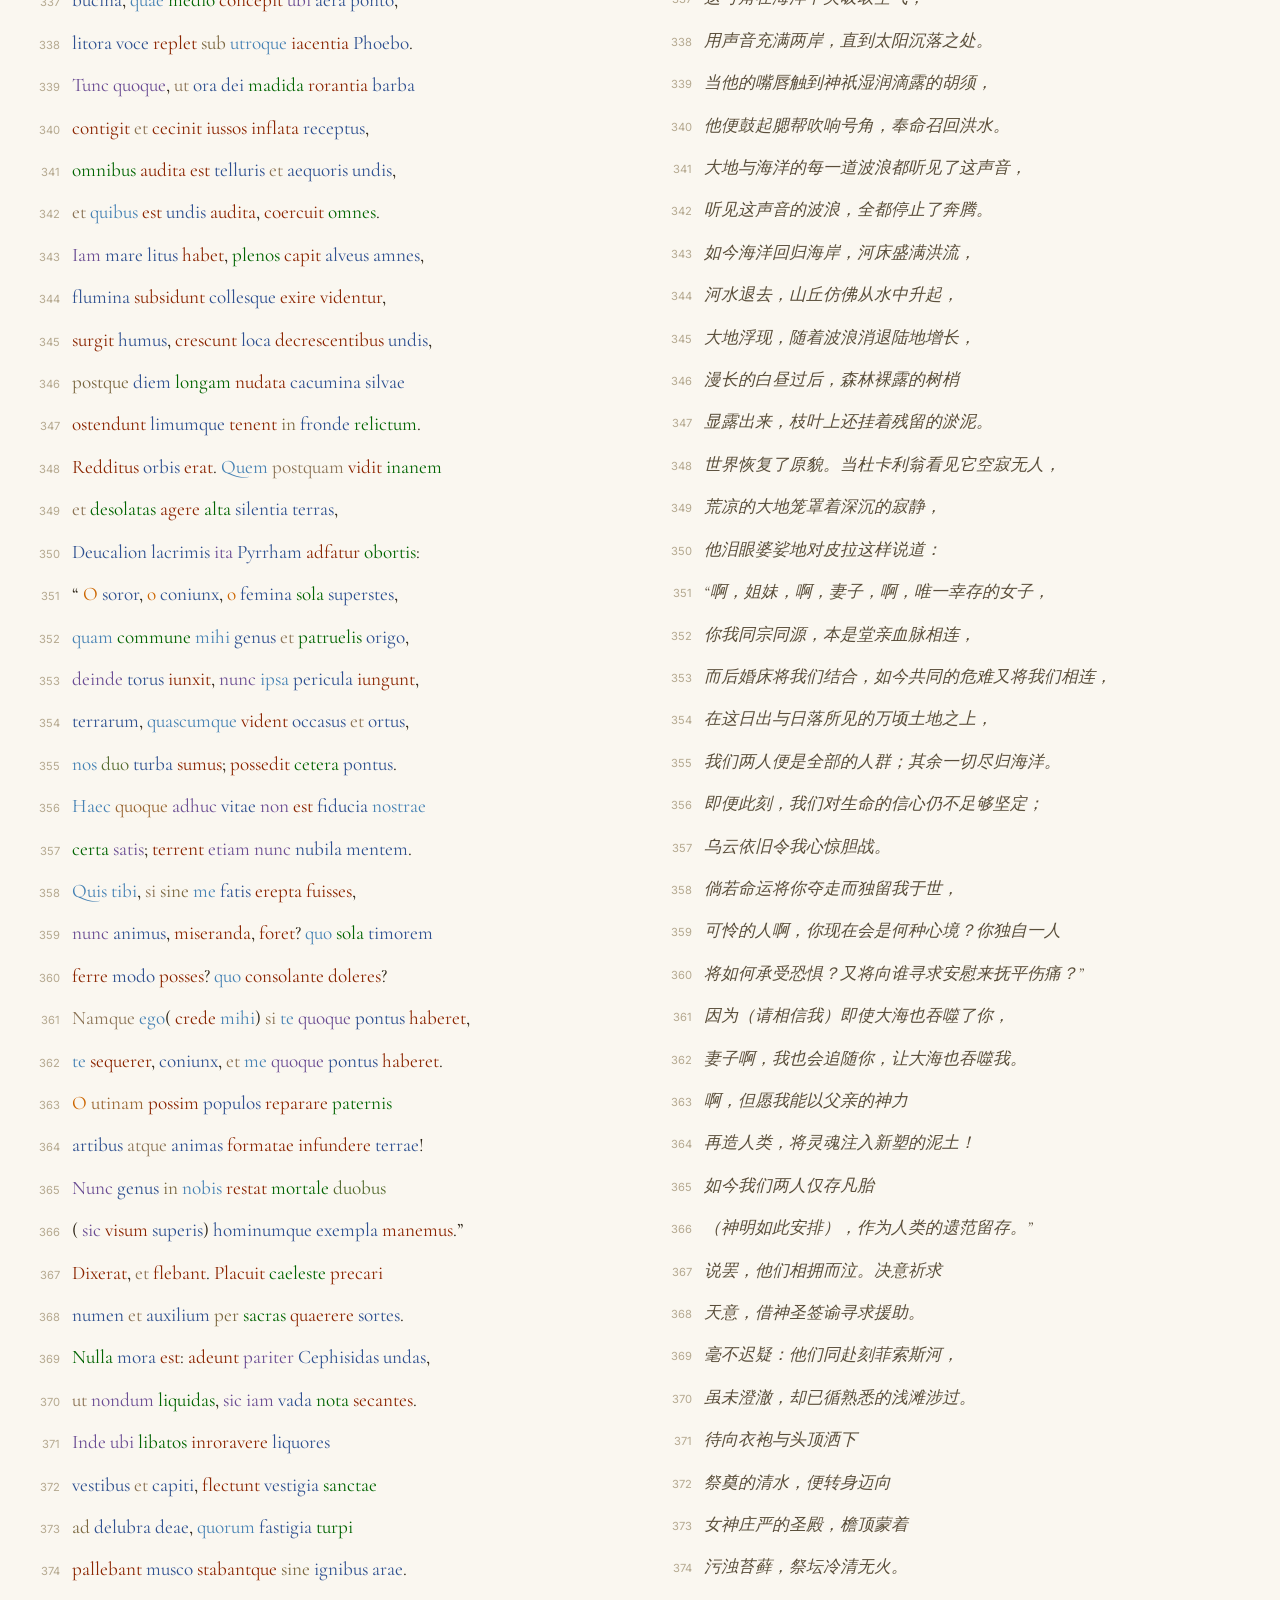
<file: ovid.html>
<!DOCTYPE html>
<html lang="en">
<head>
  <meta charset="UTF-8">
  <meta name="viewport" content="width=device-width, initial-scale=1.0">
  <title>Ovid - Metamorphoses - Liber I</title>

  <!-- Google Fonts -->
  <link rel="preconnect" href="https://fonts.googleapis.com">
  <link rel="preconnect" href="https://fonts.gstatic.com" crossorigin>
  <link href="https://fonts.googleapis.com/css2?family=Cormorant+Garamond:ital,wght@0,400;0,600;0,700;1,400;1,600&family=Inter:wght@400;500;600&display=swap" rel="stylesheet">

  <link rel="stylesheet" href="css/style.css">
</head>
<body>

  <!-- Header -->
  <header class="header">
    <div class="header-inner">
      <div class="header-title">
        <h1>Ovid &mdash; <em>Metamorphoses</em> &mdash; Liber I</h1>
      </div>
      <div class="header-nav">
        <label for="line-jump" class="line-jump-label">Go to line:</label>
        <input type="number" id="line-jump" class="line-jump-input" min="1" placeholder="e.g. 42">
      </div>
    </div>
  </header>

  <!-- Loading overlay -->
  <div id="loading-overlay" class="loading-overlay">
    <div class="spinner"></div>
    <p class="loading-text">Loading text...</p>
  </div>

  <!-- Main two-column layout: paired rows -->
  <main class="main-content" id="main-content">
    <h2 class="column-heading">Latin</h2>
    <h2 class="column-heading">Chinese Translation</h2>
    <!-- Lines are rendered as paired grid cells by app.js -->
  </main>

  <!-- Word tooltip (created dynamically, but we keep a container) -->
  <div id="tooltip" class="tooltip" role="tooltip" aria-hidden="true"></div>

  <!-- Commentary panel (hidden by default, slides up) -->
  <aside id="commentary-panel" class="commentary-panel" aria-hidden="true">
    <div class="commentary-header">
      <div class="commentary-tabs">
        <button class="tab-btn active" data-tab="interlinear">逐词对照</button>
        <button class="tab-btn" data-tab="syntax">句法分析</button>
        <button class="tab-btn" data-tab="grammar">语法要点</button>
      </div>
      <button class="commentary-close" id="commentary-close" aria-label="Close commentary">&times;</button>
    </div>
    <div class="commentary-body">
      <div class="tab-content active" id="tab-interlinear"></div>
      <div class="tab-content" id="tab-syntax"></div>
      <div class="tab-content" id="tab-grammar"></div>
    </div>
  </aside>

  <script type="module" src="js/app.js"></script>
</body>
</html>
</file>
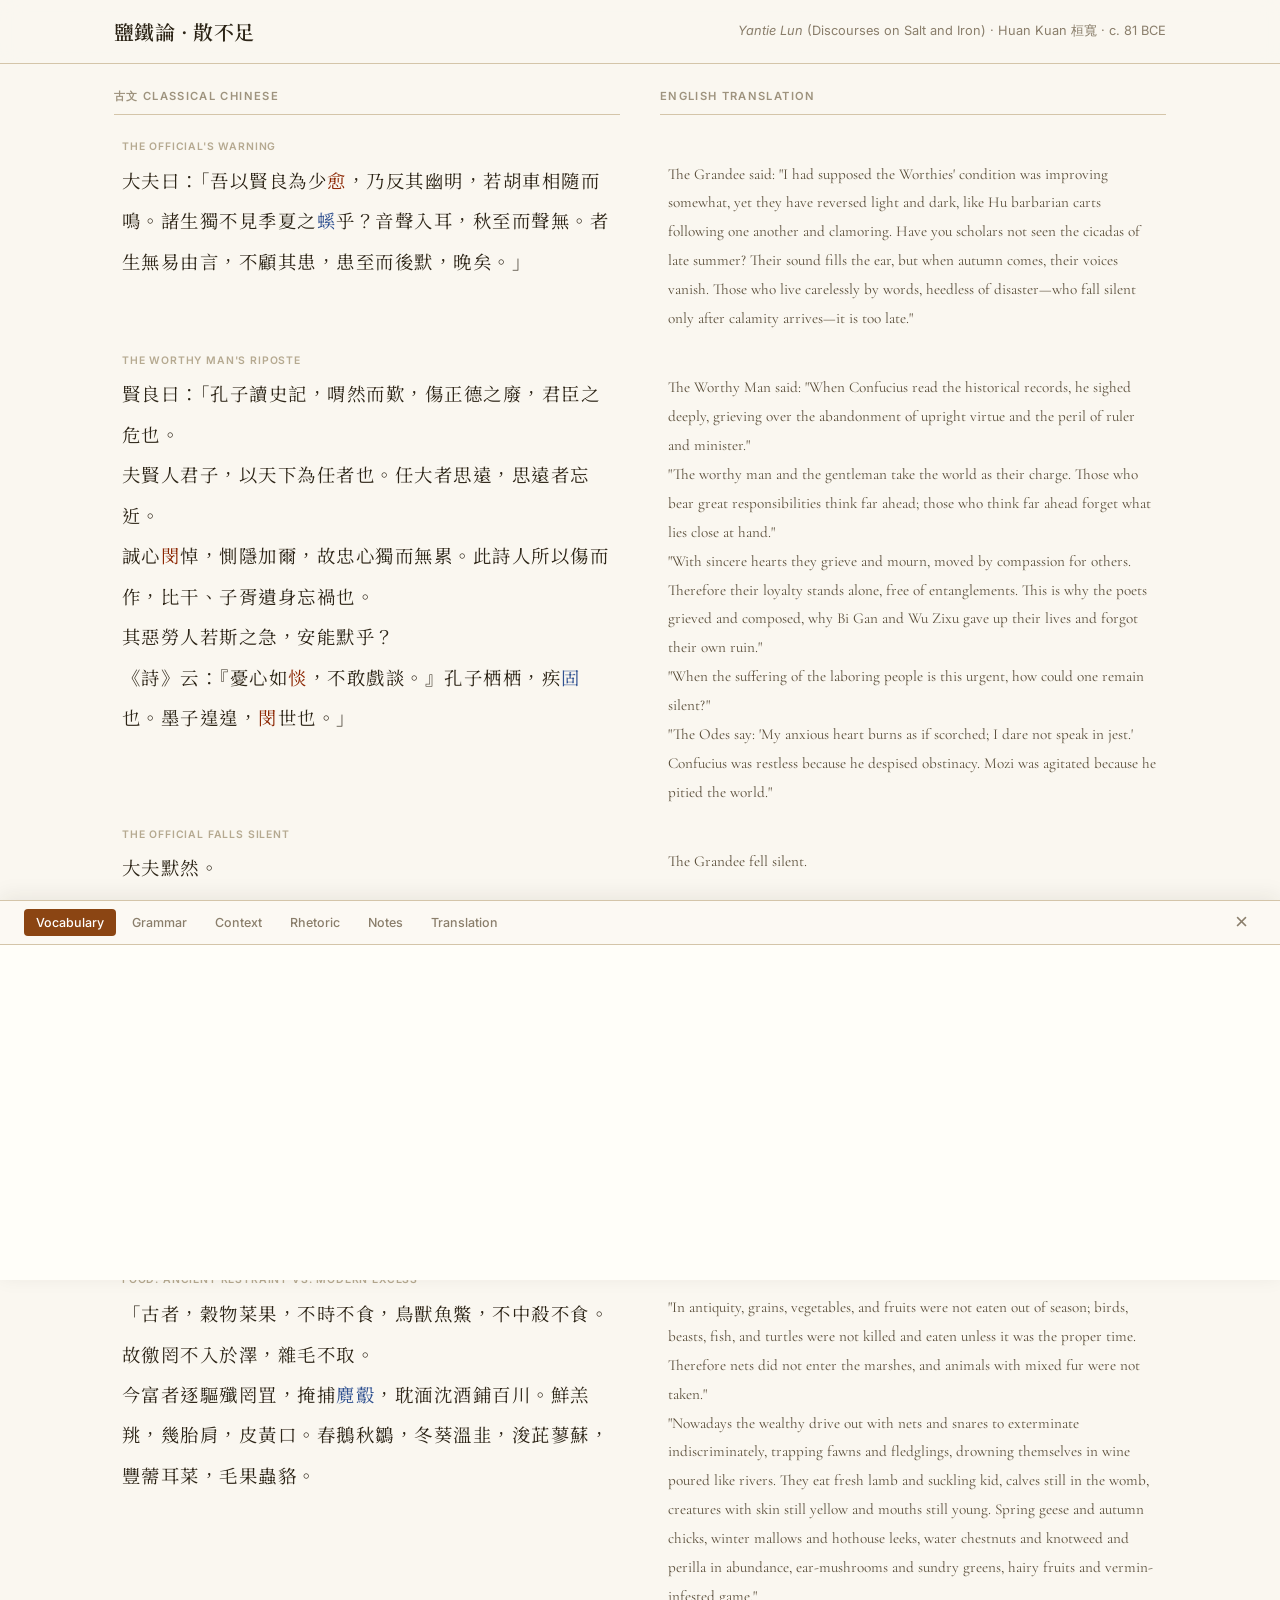
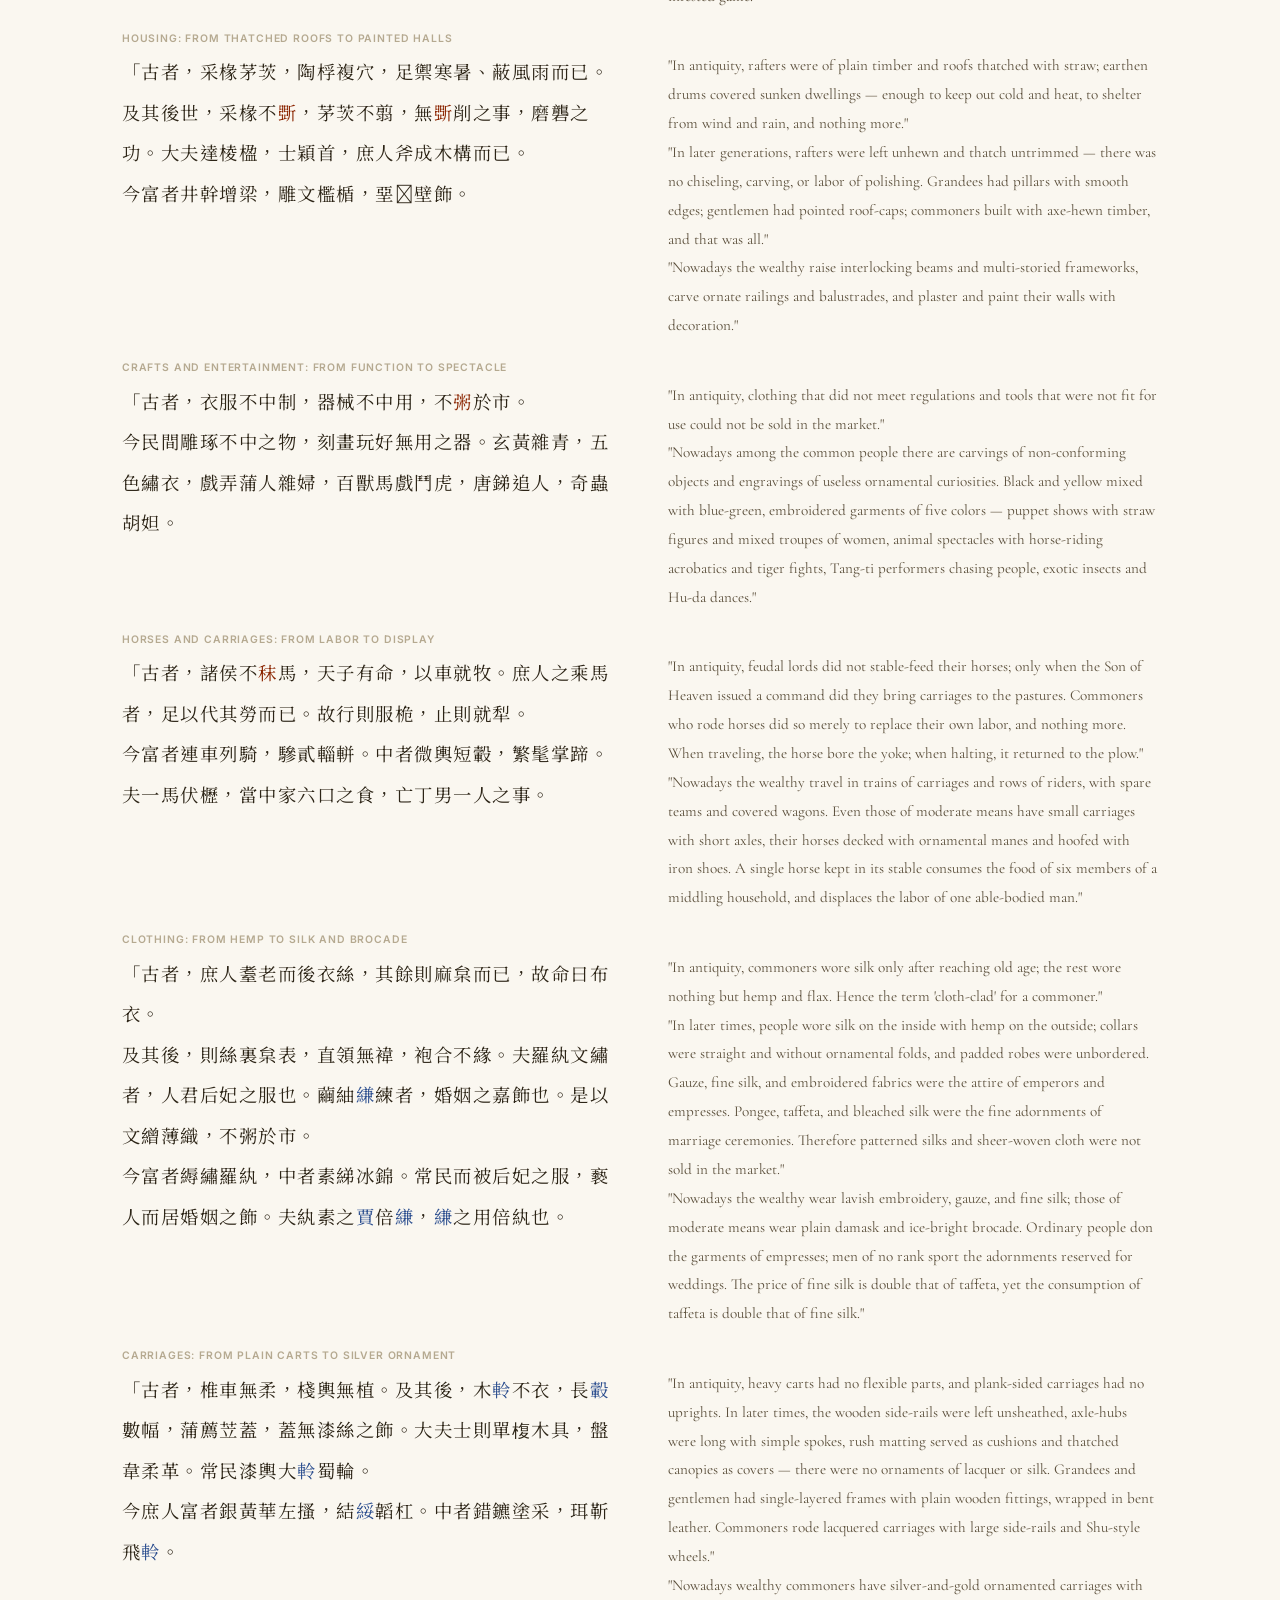
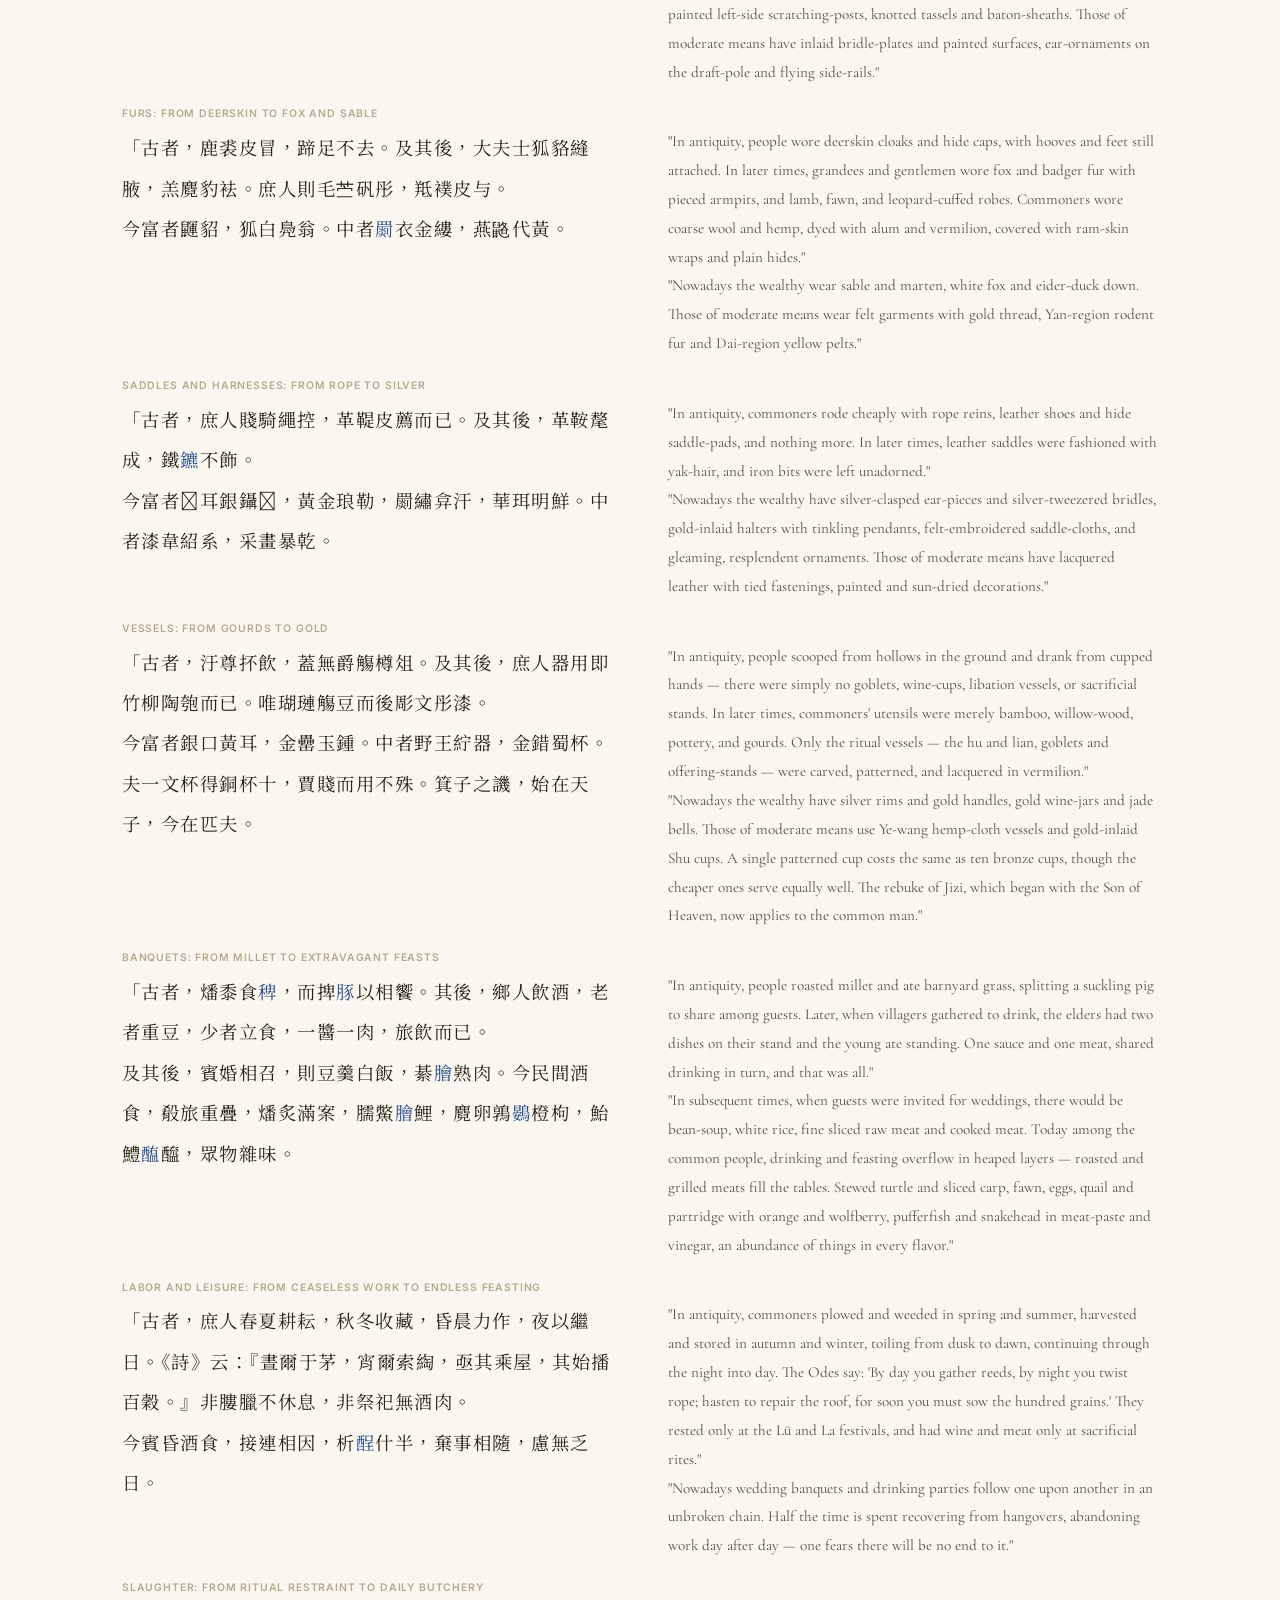
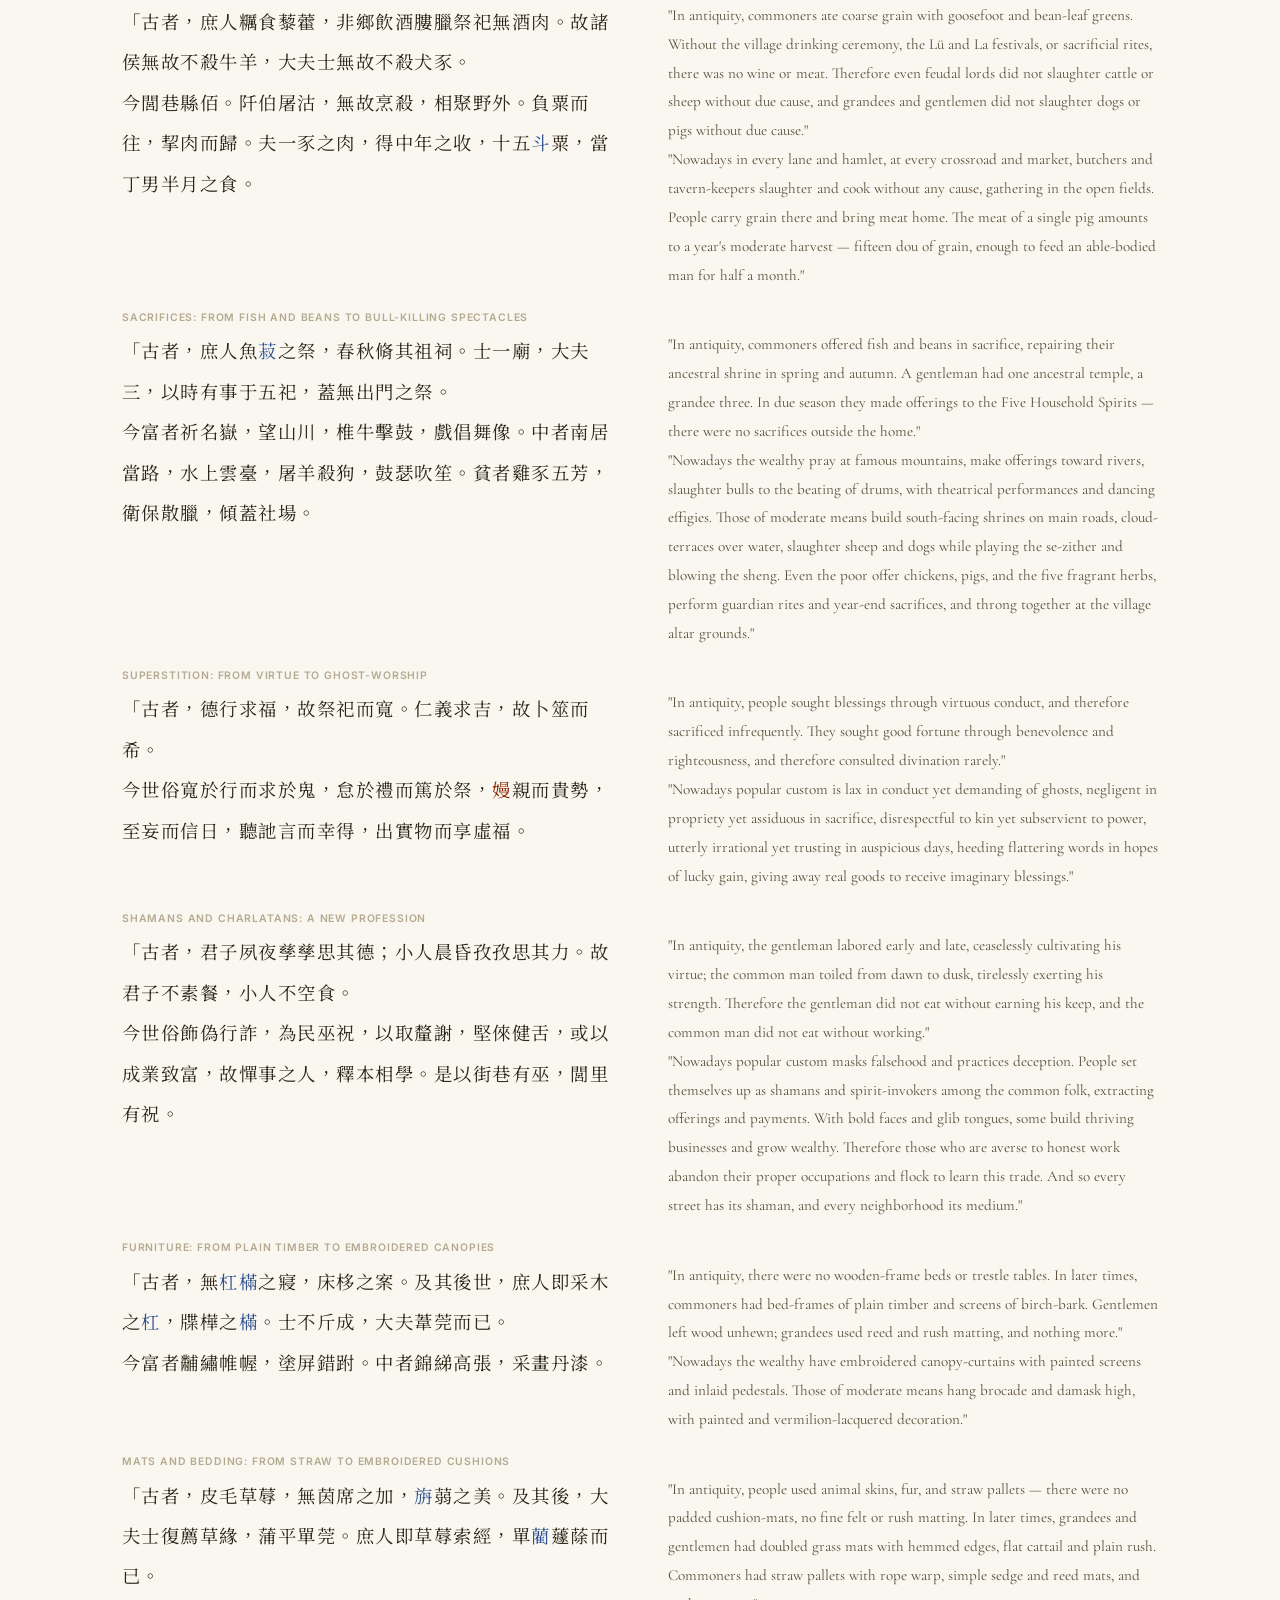
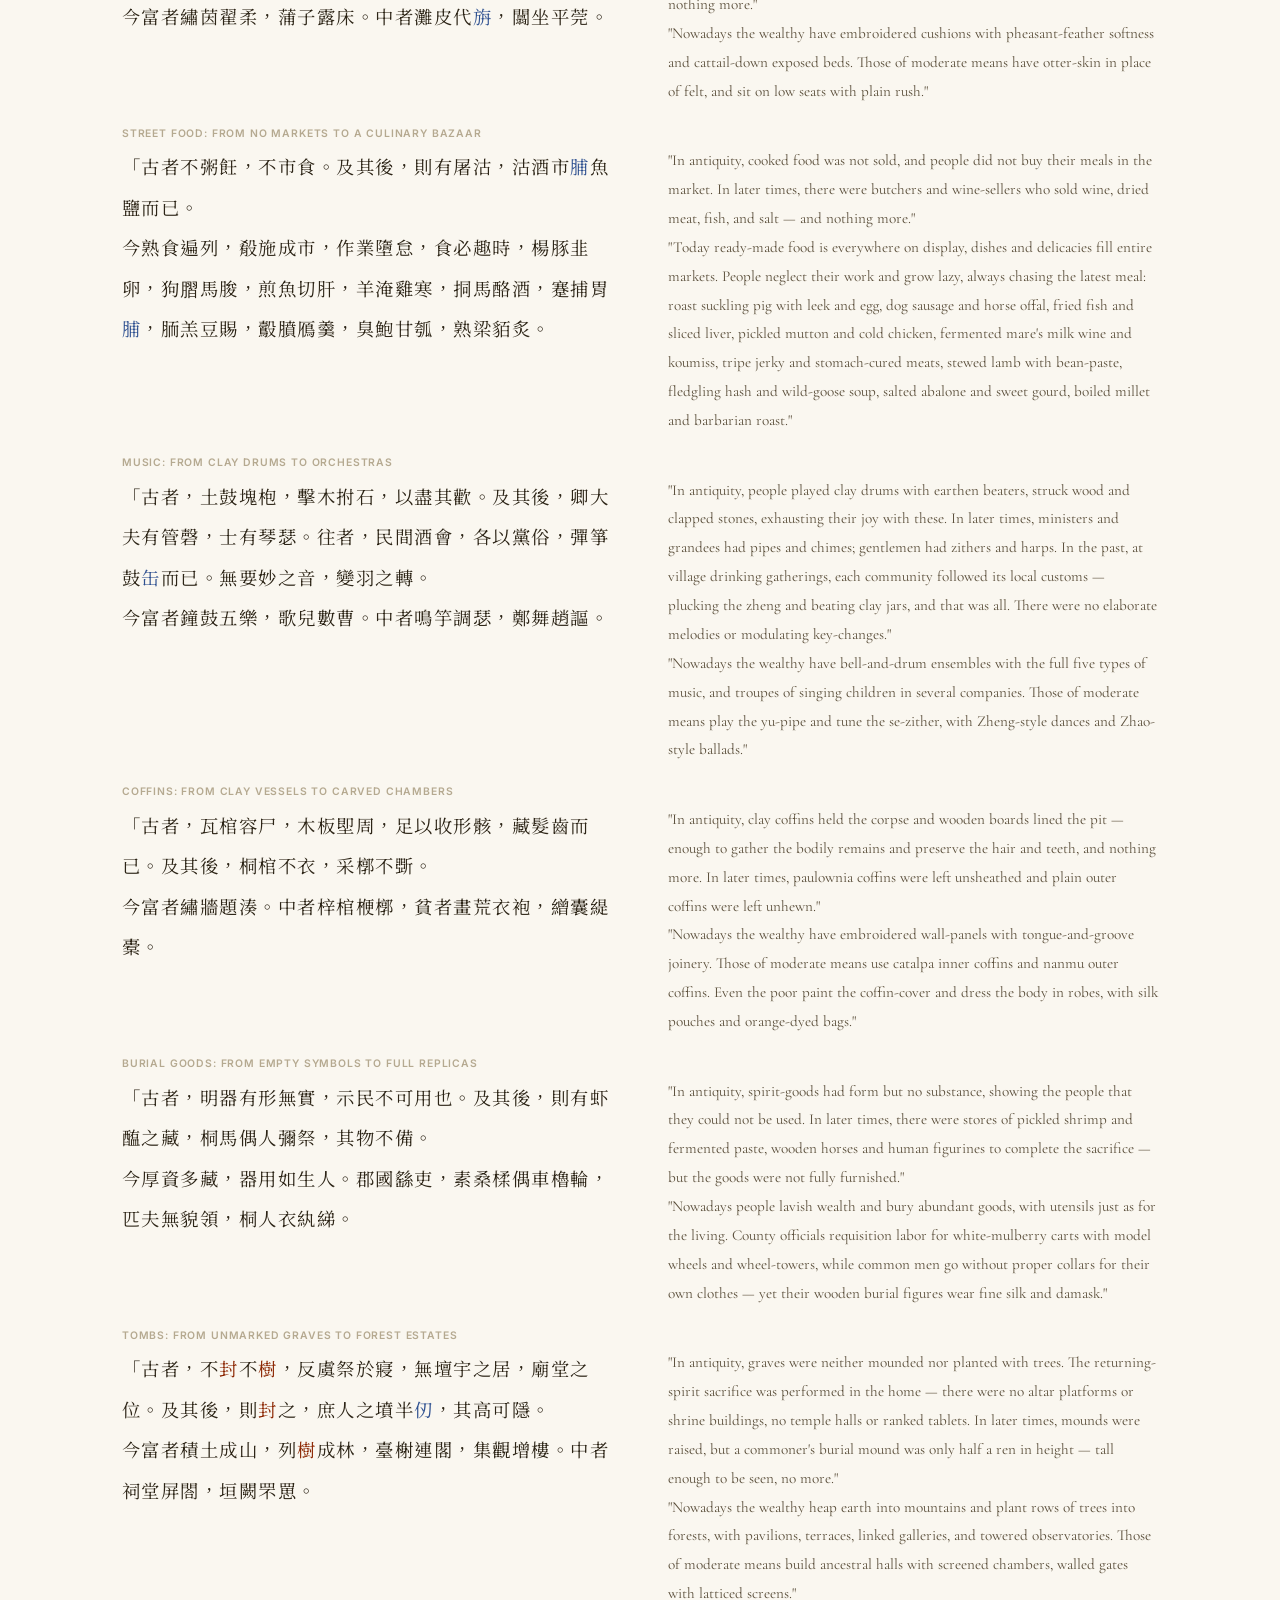
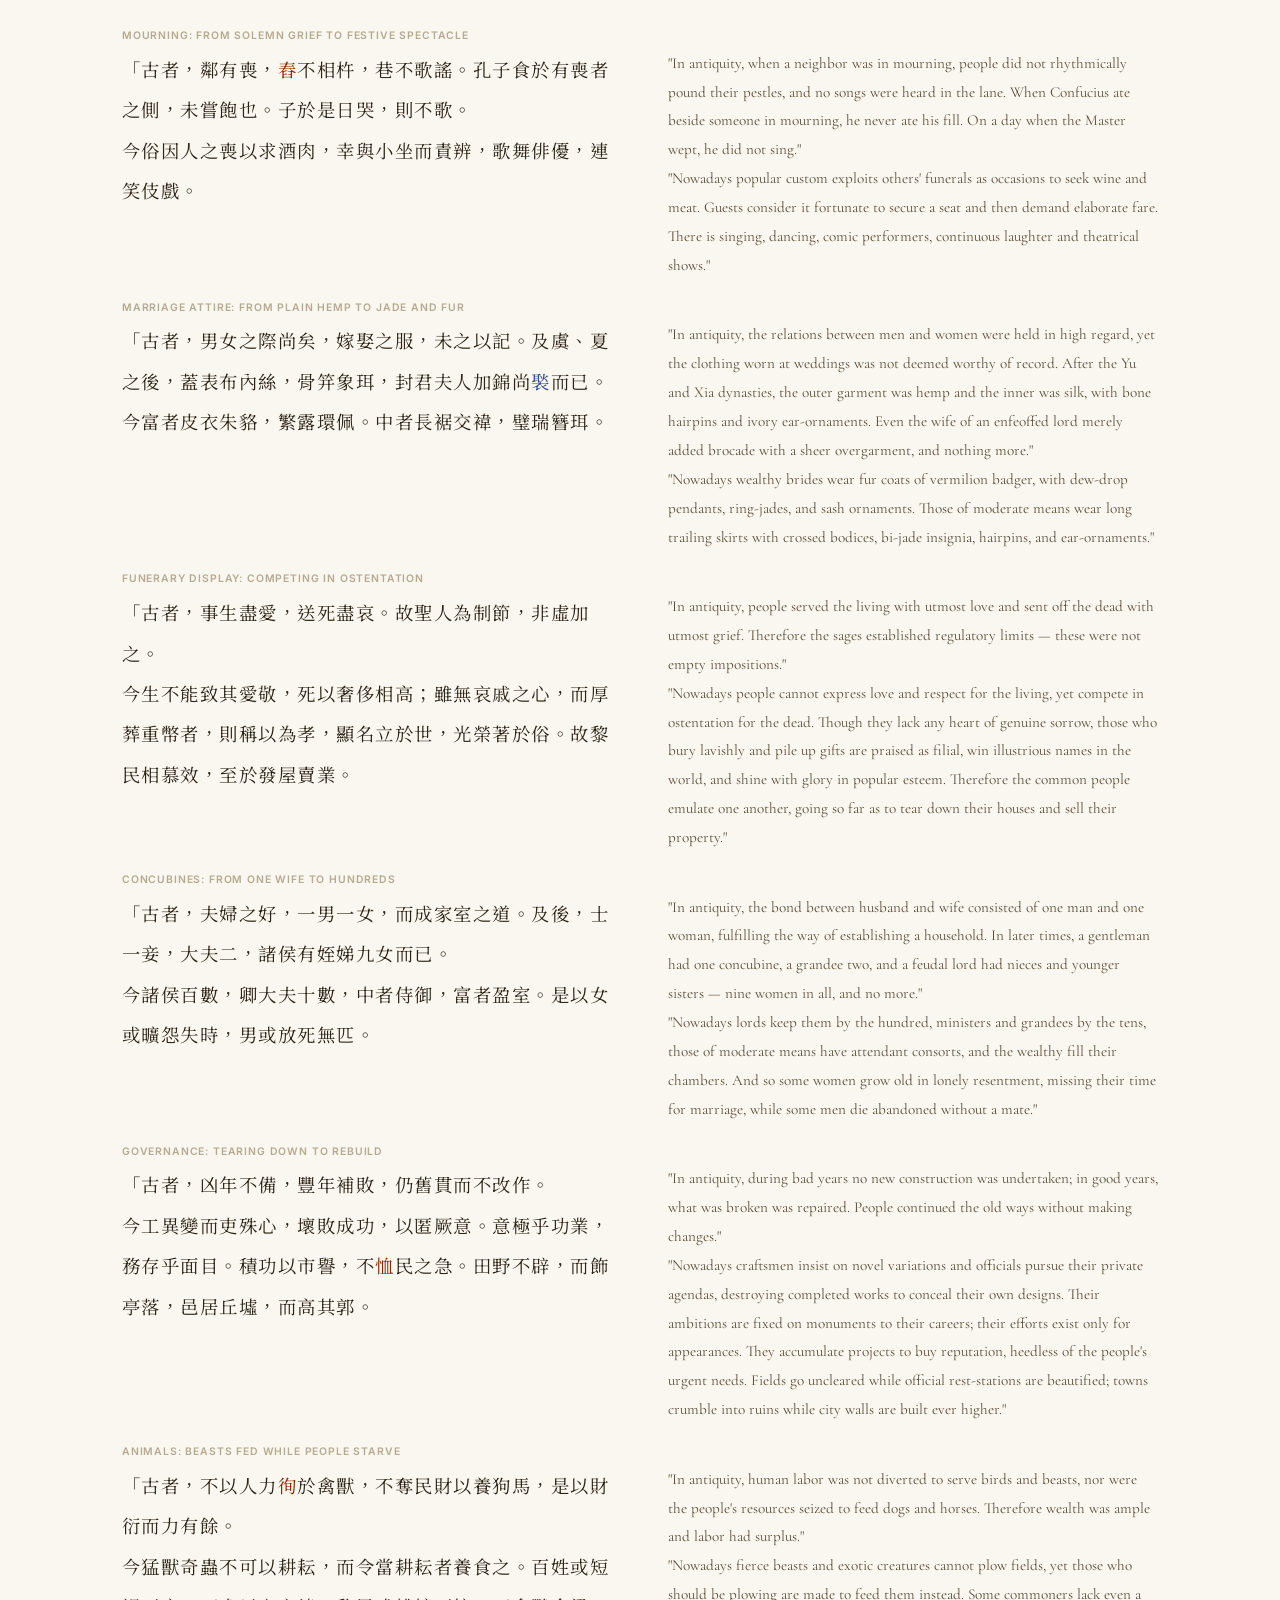
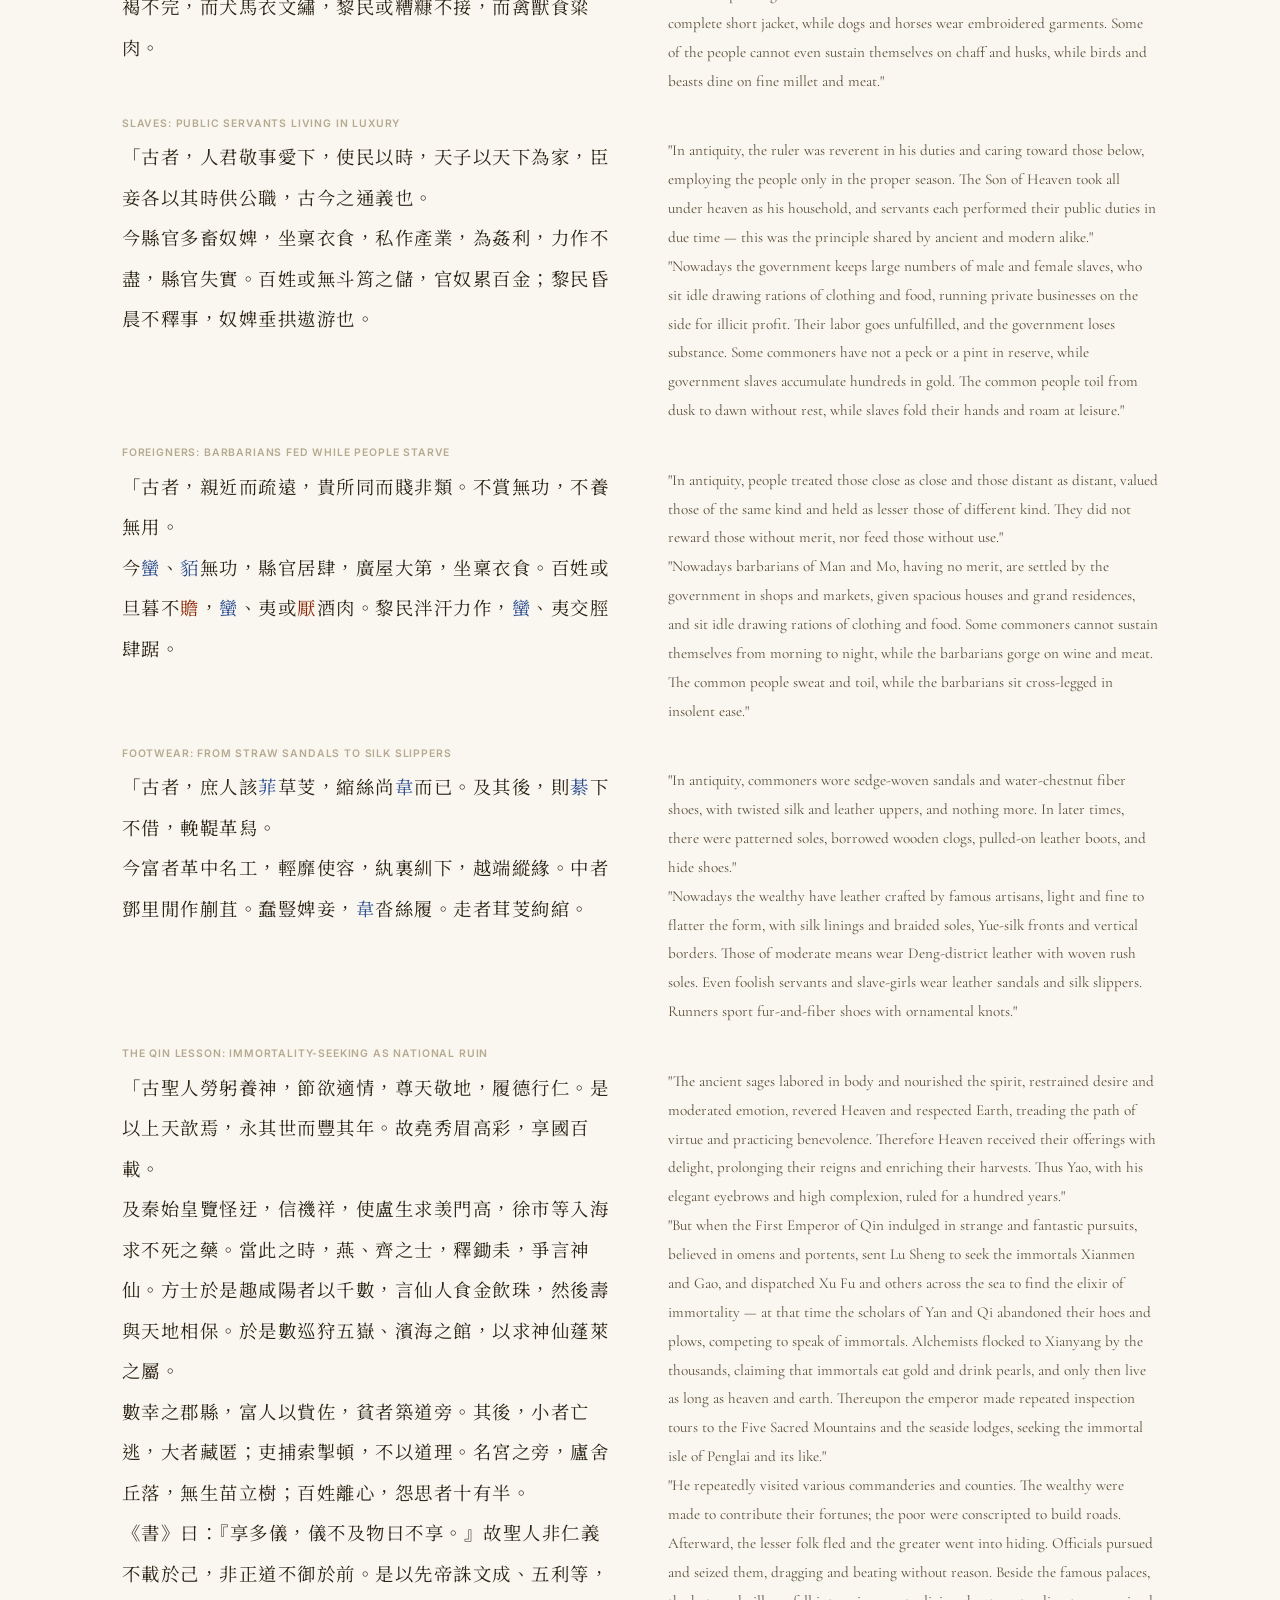
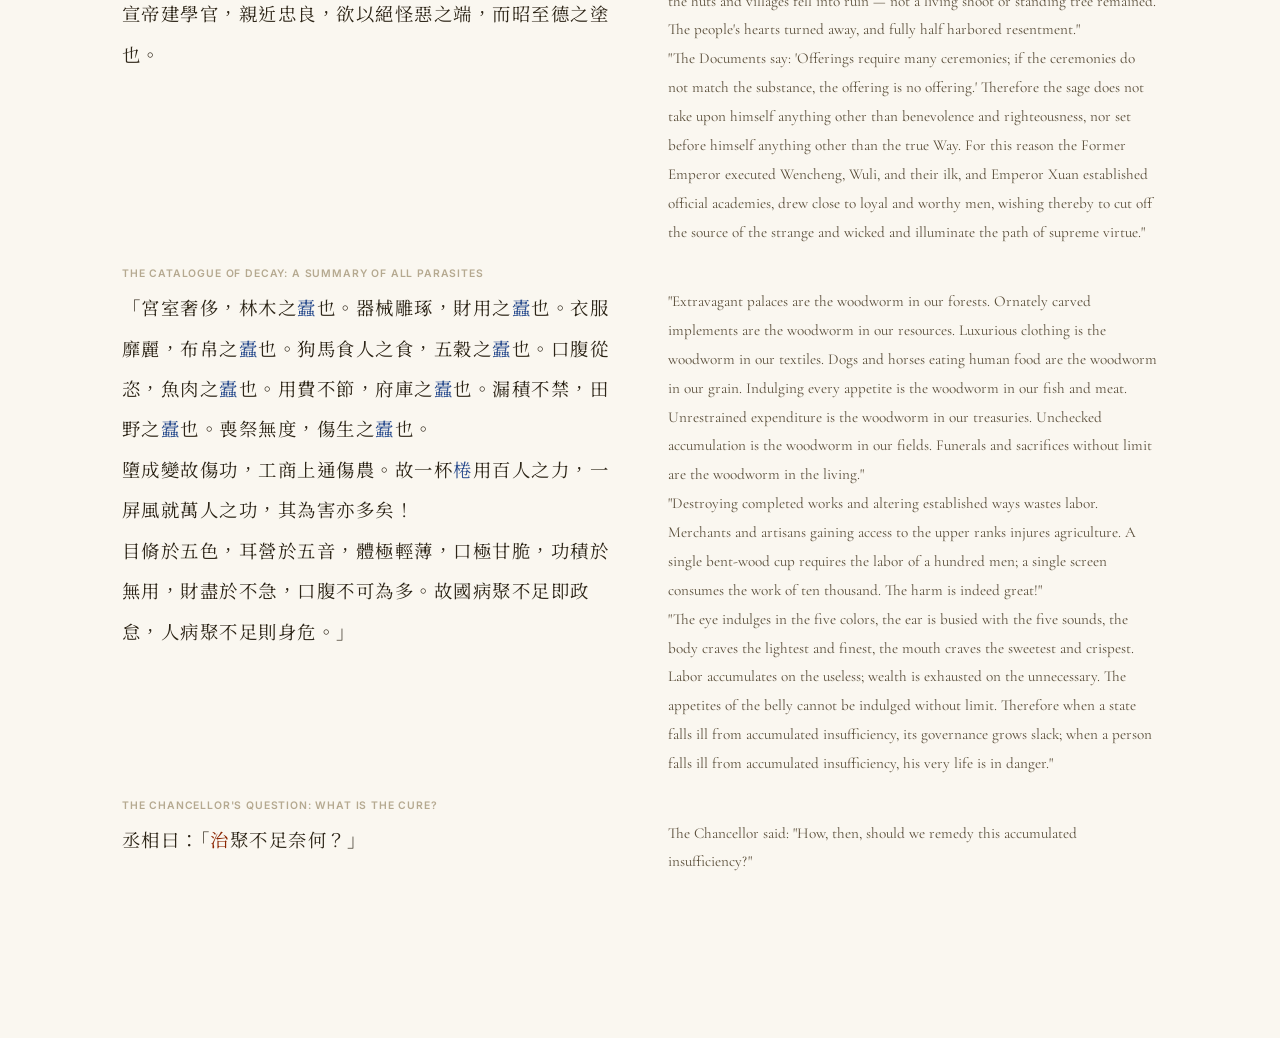
<file: yantie.html>
<!DOCTYPE html>
<html lang="zh-Hant">
<head>
  <meta charset="UTF-8">
  <meta name="viewport" content="width=device-width, initial-scale=1.0">
  <title>Yantie Lun — Scattered Insufficiency (散不足)</title>
  <link rel="preconnect" href="https://fonts.googleapis.com">
  <link rel="preconnect" href="https://fonts.gstatic.com" crossorigin>
  <link href="https://fonts.googleapis.com/css2?family=Cormorant+Garamond:ital,wght@0,400;0,600;0,700;1,400;1,600&family=Inter:wght@400;500;600&family=Noto+Serif+TC:wght@400;600;700&display=swap" rel="stylesheet">
  <style>
:root {
  --bg: #FAF7F0;
  --text: #2C2416;
  --accent: #8B4513;
  --highlight: #F5E6CC;
  --border: #D4C5A9;
  --tooltip-bg: #FFFEF9;
  --font-zh: 'Noto Serif TC', 'Songti SC', 'SimSun', serif;
  --font-poem: 'Cormorant Garamond', 'Georgia', serif;
  --font-ui: 'Inter', -apple-system, BlinkMacSystemFont, sans-serif;
}

*, *::before, *::after { box-sizing: border-box; margin: 0; padding: 0; }
html { scroll-behavior: smooth; font-size: 16px; }
body {
  font-family: var(--font-ui);
  background: var(--bg);
  color: var(--text);
  min-height: 100vh;
  line-height: 1.6;
}
::selection { background: var(--highlight); color: var(--text); }

/* Header */
.header {
  position: sticky; top: 0; z-index: 100;
  background: rgba(250, 247, 240, 0.85);
  backdrop-filter: blur(12px);
  -webkit-backdrop-filter: blur(12px);
  border-bottom: 1px solid var(--border);
  height: 64px;
}
.header-inner {
  max-width: 1100px; margin: 0 auto; padding: 0 24px;
  height: 100%; display: flex; align-items: center; justify-content: space-between;
}
.header-title h1 {
  font-family: var(--font-zh); font-size: 1.25rem; font-weight: 600;
  color: var(--text); letter-spacing: 0.02em;
}
.header-title h1 em { font-style: italic; font-weight: 400; font-family: var(--font-poem); }
.header-subtitle { font-size: 0.8rem; color: #8a7e6b; }

/* Main layout */
.main-content {
  max-width: 1100px; margin: 0 auto; padding: 24px 24px 120px;
  display: grid; grid-template-columns: 1fr 1fr; gap: 0 40px;
}
.column-heading {
  font-family: var(--font-ui); font-size: 0.7rem; font-weight: 600;
  text-transform: uppercase; letter-spacing: 0.12em; color: #9e937e;
  margin-bottom: 16px; padding-bottom: 8px; border-bottom: 1px solid var(--border);
}

/* Section blocks */
.stanza {
  padding: 8px 8px; border-radius: 6px; cursor: pointer;
  transition: background-color 0.2s; margin-bottom: 4px;
}
.stanza:hover { background: rgba(245, 230, 204, 0.4); }
.stanza.active { background: var(--highlight); }

.stanza-num {
  font-family: var(--font-ui); font-size: 0.65rem; font-weight: 600;
  color: #b5a990; text-transform: uppercase; letter-spacing: 0.08em;
  margin-bottom: 4px;
}

/* Poem text — classical Chinese */
.poem-line {
  font-family: var(--font-zh); font-size: 1.15rem; line-height: 2.2;
  color: var(--text); letter-spacing: 0.08em;
}
.translation-line {
  font-family: var(--font-poem); font-size: 0.95rem; line-height: 1.9;
  color: #5a4e3a;
}

/* Word hover — for classical Chinese characters */
.word {
  cursor: pointer; position: relative; transition: color 0.15s; padding: 1px 0;
}
.word:hover {
  text-decoration: underline; text-decoration-style: dotted;
  text-underline-offset: 3px; text-decoration-color: var(--border);
}

/* POS colors */
.w-noun { color: #2E5090; }
.w-verb { color: #8B2500; }
.w-adj  { color: #006400; }
.w-adv  { color: #6A4C93; }
.w-prep { color: #7B6840; }
.w-part { color: #996633; }
.w-proper { color: #4682B4; }

/* Tooltip */
.tooltip {
  position: absolute; z-index: 200; max-width: 360px; min-width: 200px;
  padding: 12px 14px; background: var(--tooltip-bg);
  border: 1px solid var(--border); border-radius: 8px;
  box-shadow: 0 4px 20px rgba(44,36,22,0.12), 0 1px 4px rgba(44,36,22,0.06);
  font-family: var(--font-ui); font-size: 0.85rem; line-height: 1.5;
  opacity: 0; pointer-events: none; transform: translateY(4px);
  transition: opacity 0.2s, transform 0.2s;
}
.tooltip.visible { opacity: 1; pointer-events: auto; transform: translateY(0); }
.tooltip-form { font-family: var(--font-zh); font-size: 1.4rem; font-weight: 700; margin-bottom: 3px; }
.tooltip-pinyin { font-size: 0.9rem; color: #8a7e6b; font-style: italic; margin-bottom: 4px; }
.tooltip-pos {
  display: inline-block; padding: 1px 8px; font-size: 0.65rem; font-weight: 600;
  text-transform: uppercase; letter-spacing: 0.08em; color: white;
  background: var(--accent); border-radius: 3px; margin-bottom: 6px;
}
.tooltip-info { font-size: 0.8rem; color: #6d5f4a; margin-bottom: 4px; }
.tooltip-gloss {
  font-style: italic; color: #5a4e3a; padding-top: 4px; border-top: 1px solid #eae4d6;
}

/* Commentary panel */
.commentary-panel {
  position: fixed; bottom: 0; left: 0; right: 0; z-index: 150;
  height: 380px; background: var(--tooltip-bg);
  border-top: 1px solid var(--border);
  box-shadow: 0 -4px 20px rgba(44,36,22,0.08);
  transform: translateY(100%); transition: transform 0.3s ease;
}
.commentary-panel.open { transform: translateY(0); }

.commentary-header {
  display: flex; align-items: center; justify-content: space-between;
  padding: 0 24px; height: 44px; border-bottom: 1px solid var(--border);
  background: rgba(250, 247, 240, 0.6);
}
.commentary-tabs { display: flex; gap: 4px; flex-wrap: wrap; }
.tab-btn {
  font-family: var(--font-ui); font-size: 0.78rem; font-weight: 500;
  padding: 6px 12px; border: none; border-radius: 4px;
  background: transparent; color: #8a7e6b; cursor: pointer; transition: all 0.15s;
}
.tab-btn:hover { background: #f0ebe0; color: var(--text); }
.tab-btn.active { background: var(--accent); color: white; }
.commentary-close {
  font-size: 1.4rem; line-height: 1; border: none; background: none;
  color: #8a7e6b; cursor: pointer; padding: 4px 8px; border-radius: 4px;
}
.commentary-close:hover { color: var(--text); background: #f0ebe0; }

.commentary-body {
  padding: 16px 24px; height: calc(380px - 44px); overflow-y: auto;
}
.tab-content {
  display: none; font-family: var(--font-ui); font-size: 0.88rem;
  line-height: 1.7; color: var(--text);
}
.tab-content.active { display: block; }
.tab-content h3, .tab-content h4 {
  font-family: var(--font-poem); font-size: 1.05rem; font-weight: 600;
  margin-bottom: 6px; color: var(--accent);
}
.tab-content p { margin-bottom: 8px; }
.tab-content ul { margin: 6px 0; padding-left: 18px; }
.tab-content li { margin-bottom: 4px; }
.tab-content blockquote {
  font-family: var(--font-zh); font-size: 0.95rem;
  padding: 8px 14px; margin: 8px 0;
  background: #f5f0e6; border-left: 3px solid var(--accent);
  border-radius: 4px; line-height: 1.8;
}

.vocab-entry { margin-bottom: 8px; padding-bottom: 6px; border-bottom: 1px solid #eae4d6; }
.vocab-entry:last-child { border-bottom: none; }
.vocab-word { font-family: var(--font-zh); font-weight: 700; font-size: 1.1rem; }
.vocab-pinyin { font-size: 0.85rem; color: #8a7e6b; font-style: italic; }
.vocab-pos { font-size: 0.72rem; color: var(--accent); text-transform: uppercase; }
.vocab-def { color: #5a4e3a; }

.syntax-box {
  padding: 10px 14px; background: #f5f0e6; border-radius: 6px;
  border-left: 3px solid var(--accent); margin-bottom: 10px;
}
.syntax-label {
  font-size: 0.7rem; font-weight: 600; text-transform: uppercase;
  letter-spacing: 0.08em; color: #8a7e6b; margin-bottom: 4px;
}

/* Spring-Autumn brush analysis */
.chunqiu-entry {
  font-family: var(--font-zh); font-size: 1.2rem; text-align: center;
  padding: 12px; margin: 10px 0; background: #f5f0e6;
  border-radius: 6px; letter-spacing: 0.15em; font-weight: 700;
  color: var(--accent);
}
.bifa-item {
  margin-bottom: 10px; padding: 8px 12px;
  background: #faf5eb; border-radius: 6px; border-left: 3px solid #8B4513;
}
.bifa-word {
  font-family: var(--font-zh); font-size: 1.1rem; font-weight: 700;
  color: #8B2500;
}
.bifa-alt { color: #006400; font-weight: 600; }

/* Responsive */
@media (max-width: 768px) {
  .main-content { grid-template-columns: 1fr; gap: 24px; padding: 16px 16px 160px; }
  .header-inner { padding: 0 16px; }
  .header-title h1 { font-size: 1.05rem; }
  .commentary-panel { height: 300px; }
  .commentary-body { padding: 12px 16px; }
  .poem-line { font-size: 1rem; }
  .tab-btn { font-size: 0.72rem; padding: 5px 8px; }
}
  </style>
</head>
<body>

<header class="header">
  <div class="header-inner">
    <div class="header-title">
      <h1>鹽鐵論 &middot; 散不足</h1>
    </div>
    <span class="header-subtitle"><em>Yantie Lun</em> (Discourses on Salt and Iron) &middot; Huan Kuan 桓寬 &middot; c. 81 BCE</span>
  </div>
</header>

<main class="main-content" id="main-content">
  <h2 class="column-heading">古文 Classical Chinese</h2>
  <h2 class="column-heading">English Translation</h2>
</main>

<div id="tooltip" class="tooltip" role="tooltip" aria-hidden="true"></div>

<aside id="commentary-panel" class="commentary-panel" aria-hidden="true">
  <div class="commentary-header">
    <div class="commentary-tabs">
      <button class="tab-btn active" data-tab="vocab">Vocabulary</button>
      <button class="tab-btn" data-tab="grammar">Grammar</button>
      <button class="tab-btn" data-tab="context">Context</button>
      <button class="tab-btn" data-tab="rhetoric">Rhetoric</button>
      <button class="tab-btn" data-tab="notes">Notes</button>
      <button class="tab-btn" data-tab="translation">Translation</button>
    </div>
    <button class="commentary-close" id="commentary-close">&times;</button>
  </div>
  <div class="commentary-body">
    <div class="tab-content active" id="tab-vocab"></div>
    <div class="tab-content" id="tab-grammar"></div>
    <div class="tab-content" id="tab-context"></div>
    <div class="tab-content" id="tab-rhetoric"></div>
    <div class="tab-content" id="tab-notes"></div>
    <div class="tab-content" id="tab-translation"></div>
  </div>
</aside>

<script src="data/yantie_s1_10.js"></script>
<script src="data/yantie_s11_20.js"></script>
<script src="data/yantie_s21_30.js"></script>
<script src="data/yantie_s31_39.js"></script>
<script>
// Merge all sections
const SECTIONS = [...SECTIONS_1_10, ...SECTIONS_11_20, ...SECTIONS_21_30, ...SECTIONS_31_39];

// ============================================================
// RENDER
// ============================================================
function render() {
  const main = document.getElementById('main-content');

  SECTIONS.forEach(st => {
    // Classical Chinese section cell
    const zhDiv = document.createElement('div');
    zhDiv.className = 'stanza';
    zhDiv.dataset.stanza = st.id;

    const label = document.createElement('div');
    label.className = 'stanza-num';
    label.textContent = st.title || `Section ${st.id}`;
    zhDiv.appendChild(label);

    st.lines.forEach(line => {
      const p = document.createElement('div');
      p.className = 'poem-line';
      // For classical Chinese, wrap each character that has a word entry
      const text = line.zh;
      for (let i = 0; i < text.length; i++) {
        const ch = text[i];
        // Check if this character has a word annotation
        const wordInfo = st.words ? st.words.find(w => w.form === ch) : null;
        if (wordInfo && /[\u4e00-\u9fff]/.test(ch)) {
          const span = document.createElement('span');
          span.className = 'word ' + (wordInfo.cls || '');
          span.textContent = ch;
          span.dataset.stanza = st.id;
          span.dataset.form = wordInfo.form;
          p.appendChild(span);
        } else {
          p.appendChild(document.createTextNode(ch));
        }
      }
      zhDiv.appendChild(p);
    });

    zhDiv.addEventListener('click', (e) => {
      if (!e.target.closest('.word')) openCommentary(st.id);
    });
    main.appendChild(zhDiv);

    // English translation cell
    const enDiv = document.createElement('div');
    enDiv.className = 'stanza';
    enDiv.dataset.stanzaEn = st.id;
    const enLabel = document.createElement('div');
    enLabel.className = 'stanza-num';
    enLabel.textContent = '\u00a0';
    enDiv.appendChild(enLabel);
    if (st.en) {
      st.en.forEach(line => {
        const p = document.createElement('div');
        p.className = 'translation-line';
        p.textContent = line.text;
        enDiv.appendChild(p);
      });
    }
    enDiv.addEventListener('click', () => openCommentary(st.id));
    main.appendChild(enDiv);
  });
}

// ============================================================
// TOOLTIP
// ============================================================
const tooltipEl = document.getElementById('tooltip');
let currentWord = null;

document.addEventListener('click', (e) => {
  const wordEl = e.target.closest('.word');
  if (wordEl) {
    e.stopPropagation();
    showTooltip(wordEl);
    return;
  }
  hideTooltip();
});
document.addEventListener('keydown', (e) => { if (e.key === 'Escape') hideTooltip(); });

function showTooltip(el) {
  const sid = parseInt(el.dataset.stanza);
  const form = el.dataset.form;
  const st = SECTIONS.find(s => s.id === sid);
  if (!st) return;
  const w = st.words.find(x => x.form === form);
  if (!w) return;

  if (currentWord) currentWord.style.background = '';
  currentWord = el;
  el.style.background = 'var(--highlight)';

  tooltipEl.innerHTML = `
    <div class="tooltip-form">${w.form}</div>
    <div class="tooltip-pinyin">${w.pinyin || ''}</div>
    <span class="tooltip-pos">${w.pos}</span>
    ${w.info ? `<div class="tooltip-info">${w.info}</div>` : ''}
    <div class="tooltip-gloss">${w.gloss}</div>
  `;

  const rect = el.getBoundingClientRect();
  let top = rect.bottom + window.scrollY + 8;
  let left = rect.left + window.scrollX;
  tooltipEl.style.visibility = 'hidden';
  tooltipEl.classList.add('visible');
  const tw = tooltipEl.offsetWidth || 200;
  const th = tooltipEl.offsetHeight || 100;
  if (rect.bottom + th + 8 > window.innerHeight) top = rect.top + window.scrollY - th - 8;
  if (left + tw > window.innerWidth - 16) left = window.innerWidth - tw - 16;
  if (left < 8) left = 8;
  tooltipEl.style.top = top + 'px';
  tooltipEl.style.left = left + 'px';
  tooltipEl.style.visibility = '';
}

function hideTooltip() {
  if (currentWord) { currentWord.style.background = ''; currentWord = null; }
  tooltipEl.classList.remove('visible');
}

// ============================================================
// COMMENTARY PANEL
// ============================================================
const panel = document.getElementById('commentary-panel');
let currentStanza = null;

document.getElementById('commentary-close').addEventListener('click', closePanel);
panel.querySelectorAll('.tab-btn').forEach(btn => {
  btn.addEventListener('click', () => switchTab(btn.dataset.tab));
});

function openCommentary(stanzaId) {
  document.querySelectorAll('.stanza.active').forEach(el => el.classList.remove('active'));
  currentStanza = stanzaId;

  document.querySelectorAll(`.stanza[data-stanza="${stanzaId}"], .stanza[data-stanza-en="${stanzaId}"]`)
    .forEach(el => el.classList.add('active'));

  const st = SECTIONS.find(s => s.id === stanzaId);
  if (!st) return;

  // Vocabulary tab
  const vEl = document.getElementById('tab-vocab');
  if (st.words && st.words.length > 0) {
    vEl.innerHTML = st.words.map(w => `
      <div class="vocab-entry">
        <span class="vocab-word">${w.form}</span>
        <span class="vocab-pinyin">${w.pinyin || ''}</span>
        <span class="vocab-pos">${w.pos}</span>
        — <span class="vocab-def">${w.gloss}</span>
        ${w.info ? `<br><small style="color:#8a7e6b">${w.info}</small>` : ''}
      </div>
    `).join('');
  } else {
    vEl.innerHTML = '<p style="color:#b5a990;font-style:italic">No vocabulary notes for this section.</p>';
  }

  // Grammar
  document.getElementById('tab-grammar').innerHTML = st.grammar || '<p style="color:#b5a990;font-style:italic">No grammar notes for this section.</p>';

  // Context
  document.getElementById('tab-context').innerHTML = st.context || '<p style="color:#b5a990;font-style:italic">No context notes for this section.</p>';

  // Rhetoric
  document.getElementById('tab-rhetoric').innerHTML = st.rhetoric || '<p style="color:#b5a990;font-style:italic">No rhetorical analysis for this section.</p>';

  // Notes
  document.getElementById('tab-notes').innerHTML = st.notes || '<p style="color:#b5a990;font-style:italic">No textual notes for this section.</p>';

  // Translation notes
  document.getElementById('tab-translation').innerHTML = st.translation || '<p style="color:#b5a990;font-style:italic">No translation notes for this section.</p>';

  panel.classList.add('open');
  // Default to vocab tab, but if springAutumn exists for this section, hint it
  switchTab('vocab');
}

function closePanel() {
  panel.classList.remove('open');
  document.querySelectorAll('.stanza.active').forEach(el => el.classList.remove('active'));
  currentStanza = null;
}

function switchTab(name) {
  panel.querySelectorAll('.tab-btn').forEach(b => b.classList.toggle('active', b.dataset.tab === name));
  panel.querySelectorAll('.tab-content').forEach(c => c.classList.toggle('active', c.id === `tab-${name}`));
}

// Esc closes panel
document.addEventListener('keydown', (e) => {
  if (e.key === 'Escape' && panel.classList.contains('open')) closePanel();
});

// Init
render();
</script>
</body>
</html>
</file>
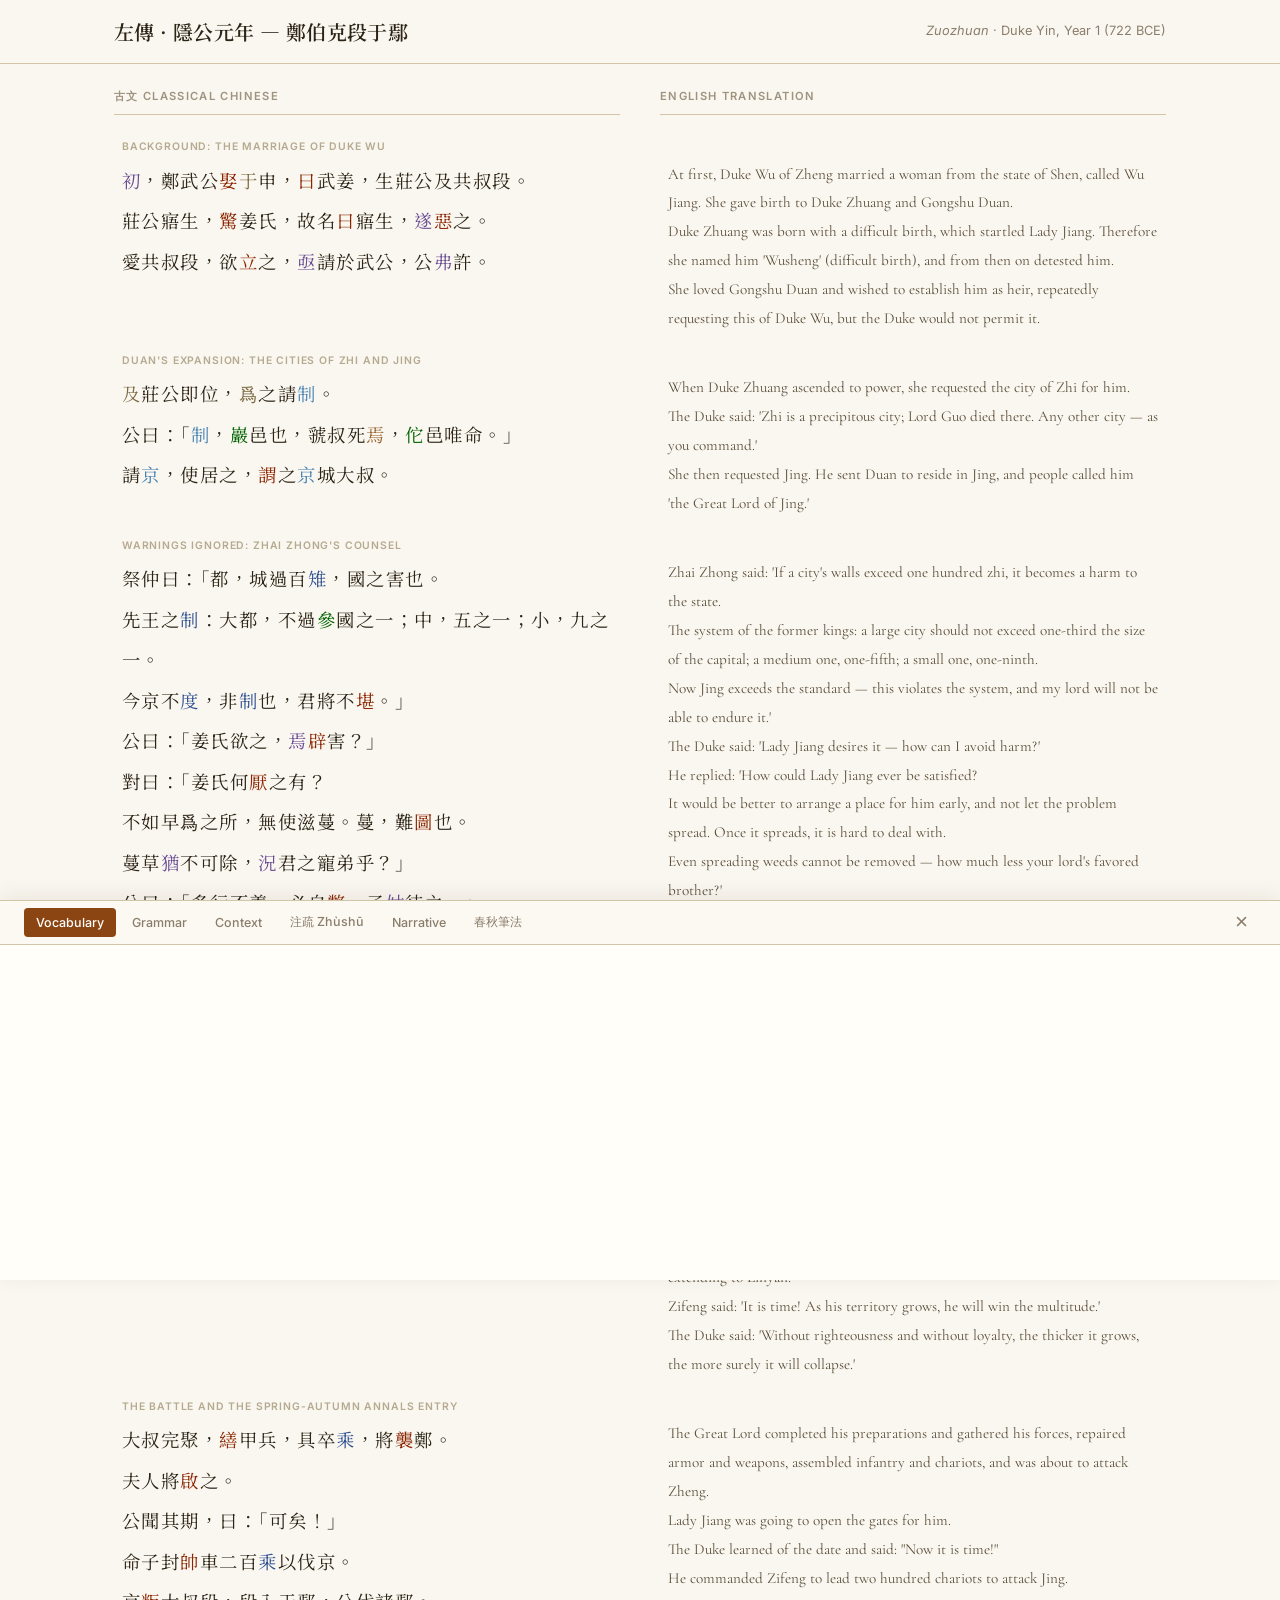
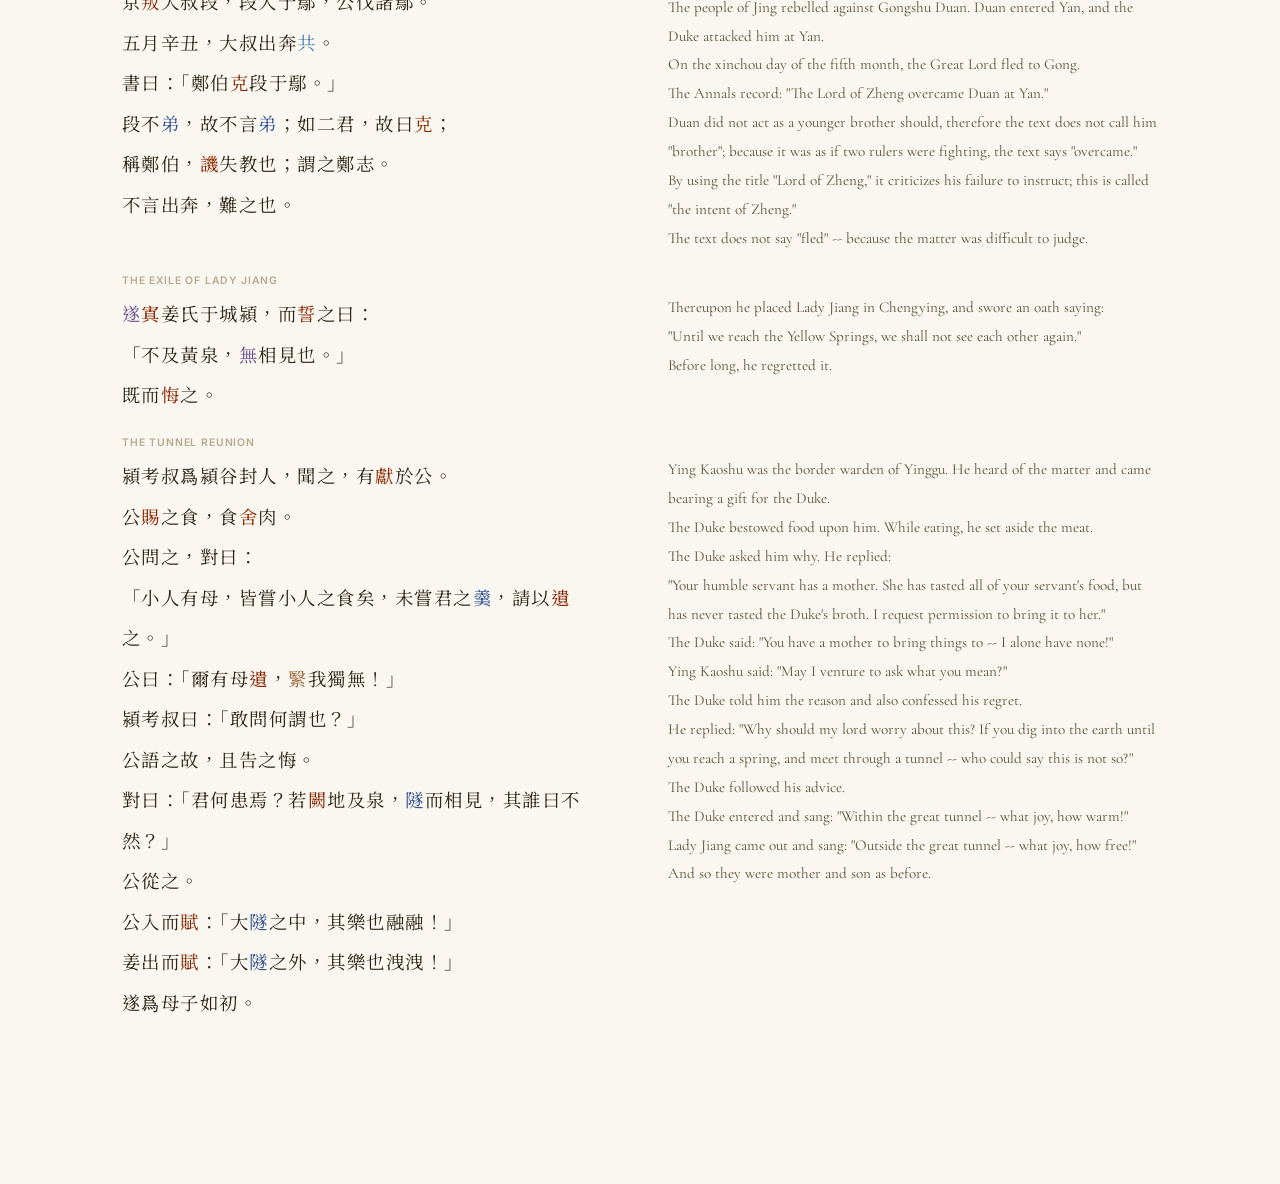
<file: zuozhuan.html>
<!DOCTYPE html>
<html lang="zh-Hant">
<head>
  <meta charset="UTF-8">
  <meta name="viewport" content="width=device-width, initial-scale=1.0">
  <title>Zuozhuan — Duke Yin, Year 1: Zheng Bo Ke Duan Yu Yan</title>
  <link rel="preconnect" href="https://fonts.googleapis.com">
  <link rel="preconnect" href="https://fonts.gstatic.com" crossorigin>
  <link href="https://fonts.googleapis.com/css2?family=Cormorant+Garamond:ital,wght@0,400;0,600;0,700;1,400;1,600&family=Inter:wght@400;500;600&family=Noto+Serif+TC:wght@400;600;700&display=swap" rel="stylesheet">
  <style>
:root {
  --bg: #FAF7F0;
  --text: #2C2416;
  --accent: #8B4513;
  --highlight: #F5E6CC;
  --border: #D4C5A9;
  --tooltip-bg: #FFFEF9;
  --font-zh: 'Noto Serif TC', 'Songti SC', 'SimSun', serif;
  --font-poem: 'Cormorant Garamond', 'Georgia', serif;
  --font-ui: 'Inter', -apple-system, BlinkMacSystemFont, sans-serif;
}

*, *::before, *::after { box-sizing: border-box; margin: 0; padding: 0; }
html { scroll-behavior: smooth; font-size: 16px; }
body {
  font-family: var(--font-ui);
  background: var(--bg);
  color: var(--text);
  min-height: 100vh;
  line-height: 1.6;
}
::selection { background: var(--highlight); color: var(--text); }

/* Header */
.header {
  position: sticky; top: 0; z-index: 100;
  background: rgba(250, 247, 240, 0.85);
  backdrop-filter: blur(12px);
  -webkit-backdrop-filter: blur(12px);
  border-bottom: 1px solid var(--border);
  height: 64px;
}
.header-inner {
  max-width: 1100px; margin: 0 auto; padding: 0 24px;
  height: 100%; display: flex; align-items: center; justify-content: space-between;
}
.header-title h1 {
  font-family: var(--font-zh); font-size: 1.25rem; font-weight: 600;
  color: var(--text); letter-spacing: 0.02em;
}
.header-title h1 em { font-style: italic; font-weight: 400; font-family: var(--font-poem); }
.header-subtitle { font-size: 0.8rem; color: #8a7e6b; }

/* Main layout */
.main-content {
  max-width: 1100px; margin: 0 auto; padding: 24px 24px 120px;
  display: grid; grid-template-columns: 1fr 1fr; gap: 0 40px;
}
.column-heading {
  font-family: var(--font-ui); font-size: 0.7rem; font-weight: 600;
  text-transform: uppercase; letter-spacing: 0.12em; color: #9e937e;
  margin-bottom: 16px; padding-bottom: 8px; border-bottom: 1px solid var(--border);
}

/* Section blocks */
.stanza {
  padding: 8px 8px; border-radius: 6px; cursor: pointer;
  transition: background-color 0.2s; margin-bottom: 4px;
}
.stanza:hover { background: rgba(245, 230, 204, 0.4); }
.stanza.active { background: var(--highlight); }

.stanza-num {
  font-family: var(--font-ui); font-size: 0.65rem; font-weight: 600;
  color: #b5a990; text-transform: uppercase; letter-spacing: 0.08em;
  margin-bottom: 4px;
}

/* Poem text — classical Chinese */
.poem-line {
  font-family: var(--font-zh); font-size: 1.15rem; line-height: 2.2;
  color: var(--text); letter-spacing: 0.08em;
}
.translation-line {
  font-family: var(--font-poem); font-size: 0.95rem; line-height: 1.9;
  color: #5a4e3a;
}

/* Word hover — for classical Chinese characters */
.word {
  cursor: pointer; position: relative; transition: color 0.15s; padding: 1px 0;
}
.word:hover {
  text-decoration: underline; text-decoration-style: dotted;
  text-underline-offset: 3px; text-decoration-color: var(--border);
}

/* POS colors */
.w-noun { color: #2E5090; }
.w-verb { color: #8B2500; }
.w-adj  { color: #006400; }
.w-adv  { color: #6A4C93; }
.w-prep { color: #7B6840; }
.w-part { color: #996633; }
.w-proper { color: #4682B4; }

/* Tooltip */
.tooltip {
  position: absolute; z-index: 200; max-width: 360px; min-width: 200px;
  padding: 12px 14px; background: var(--tooltip-bg);
  border: 1px solid var(--border); border-radius: 8px;
  box-shadow: 0 4px 20px rgba(44,36,22,0.12), 0 1px 4px rgba(44,36,22,0.06);
  font-family: var(--font-ui); font-size: 0.85rem; line-height: 1.5;
  opacity: 0; pointer-events: none; transform: translateY(4px);
  transition: opacity 0.2s, transform 0.2s;
}
.tooltip.visible { opacity: 1; pointer-events: auto; transform: translateY(0); }
.tooltip-form { font-family: var(--font-zh); font-size: 1.4rem; font-weight: 700; margin-bottom: 3px; }
.tooltip-pinyin { font-size: 0.9rem; color: #8a7e6b; font-style: italic; margin-bottom: 4px; }
.tooltip-pos {
  display: inline-block; padding: 1px 8px; font-size: 0.65rem; font-weight: 600;
  text-transform: uppercase; letter-spacing: 0.08em; color: white;
  background: var(--accent); border-radius: 3px; margin-bottom: 6px;
}
.tooltip-info { font-size: 0.8rem; color: #6d5f4a; margin-bottom: 4px; }
.tooltip-gloss {
  font-style: italic; color: #5a4e3a; padding-top: 4px; border-top: 1px solid #eae4d6;
}

/* Commentary panel */
.commentary-panel {
  position: fixed; bottom: 0; left: 0; right: 0; z-index: 150;
  height: 380px; background: var(--tooltip-bg);
  border-top: 1px solid var(--border);
  box-shadow: 0 -4px 20px rgba(44,36,22,0.08);
  transform: translateY(100%); transition: transform 0.3s ease;
}
.commentary-panel.open { transform: translateY(0); }

.commentary-header {
  display: flex; align-items: center; justify-content: space-between;
  padding: 0 24px; height: 44px; border-bottom: 1px solid var(--border);
  background: rgba(250, 247, 240, 0.6);
}
.commentary-tabs { display: flex; gap: 4px; flex-wrap: wrap; }
.tab-btn {
  font-family: var(--font-ui); font-size: 0.78rem; font-weight: 500;
  padding: 6px 12px; border: none; border-radius: 4px;
  background: transparent; color: #8a7e6b; cursor: pointer; transition: all 0.15s;
}
.tab-btn:hover { background: #f0ebe0; color: var(--text); }
.tab-btn.active { background: var(--accent); color: white; }
.commentary-close {
  font-size: 1.4rem; line-height: 1; border: none; background: none;
  color: #8a7e6b; cursor: pointer; padding: 4px 8px; border-radius: 4px;
}
.commentary-close:hover { color: var(--text); background: #f0ebe0; }

.commentary-body {
  padding: 16px 24px; height: calc(380px - 44px); overflow-y: auto;
}
.tab-content {
  display: none; font-family: var(--font-ui); font-size: 0.88rem;
  line-height: 1.7; color: var(--text);
}
.tab-content.active { display: block; }
.tab-content h3, .tab-content h4 {
  font-family: var(--font-poem); font-size: 1.05rem; font-weight: 600;
  margin-bottom: 6px; color: var(--accent);
}
.tab-content p { margin-bottom: 8px; }
.tab-content ul { margin: 6px 0; padding-left: 18px; }
.tab-content li { margin-bottom: 4px; }
.tab-content blockquote {
  font-family: var(--font-zh); font-size: 0.95rem;
  padding: 8px 14px; margin: 8px 0;
  background: #f5f0e6; border-left: 3px solid var(--accent);
  border-radius: 4px; line-height: 1.8;
}

.vocab-entry { margin-bottom: 8px; padding-bottom: 6px; border-bottom: 1px solid #eae4d6; }
.vocab-entry:last-child { border-bottom: none; }
.vocab-word { font-family: var(--font-zh); font-weight: 700; font-size: 1.1rem; }
.vocab-pinyin { font-size: 0.85rem; color: #8a7e6b; font-style: italic; }
.vocab-pos { font-size: 0.72rem; color: var(--accent); text-transform: uppercase; }
.vocab-def { color: #5a4e3a; }

.syntax-box {
  padding: 10px 14px; background: #f5f0e6; border-radius: 6px;
  border-left: 3px solid var(--accent); margin-bottom: 10px;
}
.syntax-label {
  font-size: 0.7rem; font-weight: 600; text-transform: uppercase;
  letter-spacing: 0.08em; color: #8a7e6b; margin-bottom: 4px;
}

/* Spring-Autumn brush analysis */
.chunqiu-entry {
  font-family: var(--font-zh); font-size: 1.2rem; text-align: center;
  padding: 12px; margin: 10px 0; background: #f5f0e6;
  border-radius: 6px; letter-spacing: 0.15em; font-weight: 700;
  color: var(--accent);
}
.bifa-item {
  margin-bottom: 10px; padding: 8px 12px;
  background: #faf5eb; border-radius: 6px; border-left: 3px solid #8B4513;
}
.bifa-word {
  font-family: var(--font-zh); font-size: 1.1rem; font-weight: 700;
  color: #8B2500;
}
.bifa-alt { color: #006400; font-weight: 600; }

/* Responsive */
@media (max-width: 768px) {
  .main-content { grid-template-columns: 1fr; gap: 24px; padding: 16px 16px 160px; }
  .header-inner { padding: 0 16px; }
  .header-title h1 { font-size: 1.05rem; }
  .commentary-panel { height: 300px; }
  .commentary-body { padding: 12px 16px; }
  .poem-line { font-size: 1rem; }
  .tab-btn { font-size: 0.72rem; padding: 5px 8px; }
}
  </style>
</head>
<body>

<header class="header">
  <div class="header-inner">
    <div class="header-title">
      <h1>左傳 &middot; 隱公元年 &mdash; 鄭伯克段于鄢</h1>
    </div>
    <span class="header-subtitle"><em>Zuozhuan</em> &middot; Duke Yin, Year 1 (722 BCE)</span>
  </div>
</header>

<main class="main-content" id="main-content">
  <h2 class="column-heading">古文 Classical Chinese</h2>
  <h2 class="column-heading">English Translation</h2>
</main>

<div id="tooltip" class="tooltip" role="tooltip" aria-hidden="true"></div>

<aside id="commentary-panel" class="commentary-panel" aria-hidden="true">
  <div class="commentary-header">
    <div class="commentary-tabs">
      <button class="tab-btn active" data-tab="vocab">Vocabulary</button>
      <button class="tab-btn" data-tab="grammar">Grammar</button>
      <button class="tab-btn" data-tab="context">Context</button>
      <button class="tab-btn" data-tab="commentary">注疏 Zhùshū</button>
      <button class="tab-btn" data-tab="narrative">Narrative</button>
      <button class="tab-btn" data-tab="chunqiu">春秋筆法</button>
    </div>
    <button class="commentary-close" id="commentary-close">&times;</button>
  </div>
  <div class="commentary-body">
    <div class="tab-content active" id="tab-vocab"></div>
    <div class="tab-content" id="tab-grammar"></div>
    <div class="tab-content" id="tab-context"></div>
    <div class="tab-content" id="tab-commentary"></div>
    <div class="tab-content" id="tab-narrative"></div>
    <div class="tab-content" id="tab-chunqiu"></div>
  </div>
</aside>

<script src="data/zuozhuan_s1_4.js"></script>
<script src="data/zuozhuan_s5_7.js"></script>
<script>
// Merge all sections
const SECTIONS = [...SECTIONS_1_4, ...SECTIONS_5_7];

// ============================================================
// RENDER
// ============================================================
function render() {
  const main = document.getElementById('main-content');

  SECTIONS.forEach(st => {
    // Classical Chinese section cell
    const zhDiv = document.createElement('div');
    zhDiv.className = 'stanza';
    zhDiv.dataset.stanza = st.id;

    const label = document.createElement('div');
    label.className = 'stanza-num';
    label.textContent = st.title || `Section ${st.id}`;
    zhDiv.appendChild(label);

    st.lines.forEach(line => {
      const p = document.createElement('div');
      p.className = 'poem-line';
      // For classical Chinese, wrap each character that has a word entry
      const text = line.zh;
      for (let i = 0; i < text.length; i++) {
        const ch = text[i];
        // Check if this character has a word annotation
        const wordInfo = st.words ? st.words.find(w => w.form === ch) : null;
        if (wordInfo && /[\u4e00-\u9fff]/.test(ch)) {
          const span = document.createElement('span');
          span.className = 'word ' + (wordInfo.cls || '');
          span.textContent = ch;
          span.dataset.stanza = st.id;
          span.dataset.form = wordInfo.form;
          p.appendChild(span);
        } else {
          p.appendChild(document.createTextNode(ch));
        }
      }
      zhDiv.appendChild(p);
    });

    zhDiv.addEventListener('click', (e) => {
      if (!e.target.closest('.word')) openCommentary(st.id);
    });
    main.appendChild(zhDiv);

    // English translation cell
    const enDiv = document.createElement('div');
    enDiv.className = 'stanza';
    enDiv.dataset.stanzaEn = st.id;
    const enLabel = document.createElement('div');
    enLabel.className = 'stanza-num';
    enLabel.textContent = '\u00a0';
    enDiv.appendChild(enLabel);
    if (st.en) {
      st.en.forEach(line => {
        const p = document.createElement('div');
        p.className = 'translation-line';
        p.textContent = line.text;
        enDiv.appendChild(p);
      });
    }
    enDiv.addEventListener('click', () => openCommentary(st.id));
    main.appendChild(enDiv);
  });
}

// ============================================================
// TOOLTIP
// ============================================================
const tooltipEl = document.getElementById('tooltip');
let currentWord = null;

document.addEventListener('click', (e) => {
  const wordEl = e.target.closest('.word');
  if (wordEl) {
    e.stopPropagation();
    showTooltip(wordEl);
    return;
  }
  hideTooltip();
});
document.addEventListener('keydown', (e) => { if (e.key === 'Escape') hideTooltip(); });

function showTooltip(el) {
  const sid = parseInt(el.dataset.stanza);
  const form = el.dataset.form;
  const st = SECTIONS.find(s => s.id === sid);
  if (!st) return;
  const w = st.words.find(x => x.form === form);
  if (!w) return;

  if (currentWord) currentWord.style.background = '';
  currentWord = el;
  el.style.background = 'var(--highlight)';

  tooltipEl.innerHTML = `
    <div class="tooltip-form">${w.form}</div>
    <div class="tooltip-pinyin">${w.pinyin || ''}</div>
    <span class="tooltip-pos">${w.pos}</span>
    ${w.info ? `<div class="tooltip-info">${w.info}</div>` : ''}
    <div class="tooltip-gloss">${w.gloss}</div>
  `;

  const rect = el.getBoundingClientRect();
  let top = rect.bottom + window.scrollY + 8;
  let left = rect.left + window.scrollX;
  tooltipEl.style.visibility = 'hidden';
  tooltipEl.classList.add('visible');
  const tw = tooltipEl.offsetWidth || 200;
  const th = tooltipEl.offsetHeight || 100;
  if (rect.bottom + th + 8 > window.innerHeight) top = rect.top + window.scrollY - th - 8;
  if (left + tw > window.innerWidth - 16) left = window.innerWidth - tw - 16;
  if (left < 8) left = 8;
  tooltipEl.style.top = top + 'px';
  tooltipEl.style.left = left + 'px';
  tooltipEl.style.visibility = '';
}

function hideTooltip() {
  if (currentWord) { currentWord.style.background = ''; currentWord = null; }
  tooltipEl.classList.remove('visible');
}

// ============================================================
// COMMENTARY PANEL
// ============================================================
const panel = document.getElementById('commentary-panel');
let currentStanza = null;

document.getElementById('commentary-close').addEventListener('click', closePanel);
panel.querySelectorAll('.tab-btn').forEach(btn => {
  btn.addEventListener('click', () => switchTab(btn.dataset.tab));
});

function openCommentary(stanzaId) {
  document.querySelectorAll('.stanza.active').forEach(el => el.classList.remove('active'));
  currentStanza = stanzaId;

  document.querySelectorAll(`.stanza[data-stanza="${stanzaId}"], .stanza[data-stanza-en="${stanzaId}"]`)
    .forEach(el => el.classList.add('active'));

  const st = SECTIONS.find(s => s.id === stanzaId);
  if (!st) return;

  // Vocabulary tab
  const vEl = document.getElementById('tab-vocab');
  if (st.words && st.words.length > 0) {
    vEl.innerHTML = st.words.map(w => `
      <div class="vocab-entry">
        <span class="vocab-word">${w.form}</span>
        <span class="vocab-pinyin">${w.pinyin || ''}</span>
        <span class="vocab-pos">${w.pos}</span>
        — <span class="vocab-def">${w.gloss}</span>
        ${w.info ? `<br><small style="color:#8a7e6b">${w.info}</small>` : ''}
      </div>
    `).join('');
  } else {
    vEl.innerHTML = '<p style="color:#b5a990;font-style:italic">No vocabulary notes for this section.</p>';
  }

  // Grammar
  document.getElementById('tab-grammar').innerHTML = st.grammar || '<p style="color:#b5a990;font-style:italic">No grammar notes for this section.</p>';

  // Context
  document.getElementById('tab-context').innerHTML = st.context || '<p style="color:#b5a990;font-style:italic">No context notes for this section.</p>';

  // Commentary (注疏)
  document.getElementById('tab-commentary').innerHTML = st.commentary || '<p style="color:#b5a990;font-style:italic">No traditional commentary for this section.</p>';

  // Narrative
  document.getElementById('tab-narrative').innerHTML = st.narrative || '<p style="color:#b5a990;font-style:italic">No narrative analysis for this section.</p>';

  // Spring-Autumn Brush (春秋筆法)
  const cqEl = document.getElementById('tab-chunqiu');
  if (st.springAutumn) {
    cqEl.innerHTML = st.springAutumn;
  } else {
    cqEl.innerHTML = '<p style="color:#b5a990;font-style:italic">No Spring-Autumn Annals analysis for this section. The 春秋筆法 (Chunqiu bifa) analysis appears in sections where the Zuozhuan directly glosses the wording of the <i>Spring and Autumn Annals</i>.</p>';
  }

  panel.classList.add('open');
  // Default to vocab tab, but if springAutumn exists for this section, hint it
  switchTab('vocab');
}

function closePanel() {
  panel.classList.remove('open');
  document.querySelectorAll('.stanza.active').forEach(el => el.classList.remove('active'));
  currentStanza = null;
}

function switchTab(name) {
  panel.querySelectorAll('.tab-btn').forEach(b => b.classList.toggle('active', b.dataset.tab === name));
  panel.querySelectorAll('.tab-content').forEach(c => c.classList.toggle('active', c.id === `tab-${name}`));
}

// Esc closes panel
document.addEventListener('keydown', (e) => {
  if (e.key === 'Escape' && panel.classList.contains('open')) closePanel();
});

// Init
render();
</script>
</body>
</html>
</file>
<file: css/style.css>
/* ==========================================================================
   Latin Visualization - Stylesheet
   ========================================================================== */

/* --- Custom Properties --- */
:root {
  --bg: #FAF7F0;
  --text: #2C2416;
  --accent: #8B4513;
  --highlight: #F5E6CC;
  --border: #D4C5A9;
  --tooltip-bg: #FFFEF9;

  --font-latin: 'Cormorant Garamond', 'Georgia', serif;
  --font-ui: 'Inter', -apple-system, BlinkMacSystemFont, sans-serif;

  --header-height: 64px;
  --commentary-height: 320px;
}

/* --- Reset & Base --- */
*,
*::before,
*::after {
  box-sizing: border-box;
  margin: 0;
  padding: 0;
}

html {
  scroll-behavior: smooth;
  font-size: 16px;
}

body {
  font-family: var(--font-ui);
  background: var(--bg);
  color: var(--text);
  min-height: 100vh;
  line-height: 1.6;
}

/* --- Loading Overlay --- */
.loading-overlay {
  position: fixed;
  inset: 0;
  z-index: 1000;
  display: flex;
  flex-direction: column;
  align-items: center;
  justify-content: center;
  background: var(--bg);
  transition: opacity 0.4s ease;
}

.loading-overlay.hidden {
  opacity: 0;
  pointer-events: none;
}

.spinner {
  width: 40px;
  height: 40px;
  border: 3px solid var(--border);
  border-top-color: var(--accent);
  border-radius: 50%;
  animation: spin 0.8s linear infinite;
}

@keyframes spin {
  to { transform: rotate(360deg); }
}

.loading-text {
  margin-top: 16px;
  font-family: var(--font-ui);
  font-size: 0.875rem;
  color: var(--accent);
  letter-spacing: 0.02em;
}

/* --- Header --- */
.header {
  position: sticky;
  top: 0;
  z-index: 100;
  background: rgba(250, 247, 240, 0.85);
  backdrop-filter: blur(12px);
  -webkit-backdrop-filter: blur(12px);
  border-bottom: 1px solid var(--border);
  height: var(--header-height);
}

.header-inner {
  max-width: 1400px;
  margin: 0 auto;
  padding: 0 24px;
  height: 100%;
  display: flex;
  align-items: center;
  justify-content: space-between;
  gap: 16px;
}

.header-title h1 {
  font-family: var(--font-latin);
  font-size: 1.35rem;
  font-weight: 600;
  color: var(--text);
  letter-spacing: 0.01em;
}

.header-title h1 em {
  font-style: italic;
  font-weight: 400;
}

.header-nav {
  display: flex;
  align-items: center;
  gap: 8px;
}

.line-jump-label {
  font-size: 0.8rem;
  color: #8a7e6b;
  white-space: nowrap;
}

.line-jump-input {
  width: 72px;
  padding: 4px 8px;
  font-family: var(--font-ui);
  font-size: 0.85rem;
  border: 1px solid var(--border);
  border-radius: 4px;
  background: var(--tooltip-bg);
  color: var(--text);
  outline: none;
  transition: border-color 0.2s;
}

.line-jump-input:focus {
  border-color: var(--accent);
}

/* Hide number input spinners */
.line-jump-input::-webkit-outer-spin-button,
.line-jump-input::-webkit-inner-spin-button {
  -webkit-appearance: none;
  margin: 0;
}
.line-jump-input[type=number] {
  -moz-appearance: textfield;
}

/* --- Main Content: Two-Column Grid (paired rows) --- */
.main-content {
  max-width: 1400px;
  margin: 0 auto;
  padding: 24px 24px 120px;
  display: grid;
  grid-template-columns: 1fr 1fr;
  gap: 0 32px;
}

.column-heading {
  font-family: var(--font-ui);
  font-size: 0.7rem;
  font-weight: 600;
  text-transform: uppercase;
  letter-spacing: 0.12em;
  color: #9e937e;
  margin-bottom: 16px;
  padding-bottom: 8px;
  border-bottom: 1px solid var(--border);
}

/* --- Lines --- */
.line {
  display: flex;
  align-items: baseline;
  gap: 12px;
  padding: 2px 4px;
  border-radius: 3px;
  transition: background-color 0.2s ease;
}

.line.active {
  background-color: var(--highlight);
}

.line-num {
  flex-shrink: 0;
  width: 32px;
  text-align: right;
  font-family: var(--font-ui);
  font-size: 0.7rem;
  color: #b5a990;
  cursor: pointer;
  user-select: none;
  transition: color 0.15s;
  line-height: 2;
}

.line-num:hover {
  color: var(--accent);
}

.line-text {
  flex: 1;
}

/* --- Latin Text Styling --- */
.column-latin .line-text {
  font-family: var(--font-latin);
  font-size: 1.2rem;
  line-height: 2;
  color: var(--text);
}

/* --- English Text Styling --- */
.column-english .line-text {
  font-family: var(--font-latin);
  font-size: 1.05rem;
  font-style: italic;
  line-height: 2;
  color: #5a4e3a;
}

/* --- Word Spans --- */
.word {
  cursor: pointer;
  position: relative;
  transition: color 0.15s ease;
  padding: 1px 0;
}

.word:hover {
  text-decoration: underline;
  text-decoration-style: dotted;
  text-underline-offset: 3px;
  text-decoration-color: var(--border);
}

.word.selected {
  background-color: var(--highlight);
  border-radius: 2px;
}

/* --- POS Coloring (subtle) --- */
.word-noun { color: #2E5090; }
.word-verb { color: #8B2500; }
.word-adj  { color: #006400; }
.word-adv  { color: #6A4C93; }
.word-prep { color: #7B6840; }
.word-conj { color: #8B7355; }
.word-pron { color: #4682B4; }
.word-part { color: #996633; }
.word-intj { color: #CC6600; }
.word-num  { color: #556B2F; }

/* --- Tooltip Card --- */
.tooltip {
  position: absolute;
  z-index: 200;
  max-width: 320px;
  min-width: 200px;
  padding: 14px 16px;
  background: var(--tooltip-bg);
  border: 1px solid var(--border);
  border-radius: 8px;
  box-shadow: 0 4px 20px rgba(44, 36, 22, 0.12),
              0 1px 4px rgba(44, 36, 22, 0.06);
  font-family: var(--font-ui);
  font-size: 0.85rem;
  line-height: 1.5;
  opacity: 0;
  pointer-events: none;
  transform: translateY(4px);
  transition: opacity 0.2s ease, transform 0.2s ease;
}

.tooltip.visible {
  opacity: 1;
  pointer-events: auto;
  transform: translateY(0);
}

.tooltip-lemma {
  font-family: var(--font-latin);
  font-size: 1.15rem;
  font-weight: 700;
  color: var(--text);
  margin-bottom: 4px;
}

.tooltip-pos {
  display: inline-block;
  padding: 1px 8px;
  font-size: 0.65rem;
  font-weight: 600;
  text-transform: uppercase;
  letter-spacing: 0.08em;
  color: white;
  background: var(--accent);
  border-radius: 3px;
  margin-bottom: 8px;
}

.tooltip-features {
  font-size: 0.78rem;
  color: #6d5f4a;
  margin-bottom: 6px;
}

.tooltip-features span {
  display: inline-block;
  margin-right: 6px;
  padding: 1px 5px;
  background: #f0ebe0;
  border-radius: 3px;
  font-size: 0.72rem;
}

.tooltip-gloss {
  font-style: italic;
  color: #5a4e3a;
  padding-top: 6px;
  border-top: 1px solid #eae4d6;
}

/* --- Commentary Panel --- */
.commentary-panel {
  position: fixed;
  bottom: 0;
  left: 0;
  right: 0;
  z-index: 150;
  height: var(--commentary-height);
  background: var(--tooltip-bg);
  border-top: 1px solid var(--border);
  box-shadow: 0 -4px 20px rgba(44, 36, 22, 0.08);
  transform: translateY(100%);
  transition: transform 0.3s ease;
}

.commentary-panel.open {
  transform: translateY(0);
}

.commentary-header {
  display: flex;
  align-items: center;
  justify-content: space-between;
  padding: 0 24px;
  height: 44px;
  border-bottom: 1px solid var(--border);
  background: rgba(250, 247, 240, 0.6);
}

.commentary-tabs {
  display: flex;
  gap: 4px;
}

.tab-btn {
  font-family: var(--font-ui);
  font-size: 0.78rem;
  font-weight: 500;
  padding: 6px 14px;
  border: none;
  border-radius: 4px;
  background: transparent;
  color: #8a7e6b;
  cursor: pointer;
  transition: all 0.15s;
}

.tab-btn:hover {
  background: #f0ebe0;
  color: var(--text);
}

.tab-btn.active {
  background: var(--accent);
  color: white;
}

.commentary-close {
  font-size: 1.4rem;
  line-height: 1;
  border: none;
  background: none;
  color: #8a7e6b;
  cursor: pointer;
  padding: 4px 8px;
  border-radius: 4px;
  transition: all 0.15s;
}

.commentary-close:hover {
  color: var(--text);
  background: #f0ebe0;
}

.commentary-body {
  padding: 16px 24px;
  height: calc(var(--commentary-height) - 44px);
  overflow-y: auto;
}

.tab-content {
  display: none;
  font-family: var(--font-ui);
  font-size: 0.88rem;
  line-height: 1.7;
  color: var(--text);
}

.tab-content.active {
  display: block;
}

.tab-content h3 {
  font-family: var(--font-latin);
  font-size: 1.1rem;
  font-weight: 600;
  margin-bottom: 8px;
  color: var(--accent);
}

.tab-content p {
  margin-bottom: 8px;
}

.tab-content ul {
  margin: 8px 0;
  padding-left: 20px;
}

.tab-content li {
  margin-bottom: 4px;
}

.vocab-entry {
  margin-bottom: 10px;
  padding-bottom: 8px;
  border-bottom: 1px solid #eae4d6;
}

.vocab-entry:last-child {
  border-bottom: none;
}

.vocab-lemma {
  font-family: var(--font-latin);
  font-weight: 700;
  color: var(--text);
}

.vocab-gloss {
  font-style: italic;
  color: #5a4e3a;
}

/* --- Interlinear Gloss --- */
.interlinear-container {
  display: flex;
  flex-wrap: wrap;
  gap: 2px 12px;
  margin-bottom: 16px;
  padding: 12px 0;
}

.interlinear-pair {
  display: flex;
  flex-direction: column;
  align-items: center;
  min-width: 36px;
}

.il-latin {
  font-family: var(--font-latin);
  font-size: 1.05rem;
  font-weight: 600;
  color: var(--text);
  line-height: 1.4;
}

.il-gloss {
  font-size: 0.78rem;
  color: var(--accent);
  line-height: 1.3;
  white-space: nowrap;
}

/* --- Reorder Section --- */
.reorder-section {
  margin-top: 8px;
  padding: 10px 14px;
  background: #f5f0e6;
  border-radius: 6px;
  border-left: 3px solid var(--accent);
}

.section-label {
  font-size: 0.7rem;
  font-weight: 600;
  text-transform: uppercase;
  letter-spacing: 0.08em;
  color: #8a7e6b;
  margin-bottom: 4px;
}

.reorder-latin {
  font-family: var(--font-latin);
  font-size: 1rem;
  color: var(--text);
  margin-bottom: 2px;
}

.reorder-gloss {
  font-size: 0.85rem;
  color: #5a4e3a;
  font-style: italic;
}

/* --- Syntax Breakdown --- */
.syntax-breakdown {
  font-size: 0.88rem;
  line-height: 1.7;
}

.syntax-parts {
  display: flex;
  flex-wrap: wrap;
  gap: 6px 16px;
}

.syntax-part {
  padding: 4px 0;
}

.syntax-role {
  display: inline-block;
  padding: 1px 8px;
  font-size: 0.72rem;
  font-weight: 600;
  text-transform: uppercase;
  letter-spacing: 0.06em;
  color: white;
  background: var(--accent);
  border-radius: 3px;
  margin-right: 4px;
  vertical-align: middle;
}

/* --- Notes List --- */
.notes-list {
  padding-left: 18px;
  font-size: 0.88rem;
  line-height: 1.8;
  color: var(--text);
}

.notes-list li {
  margin-bottom: 6px;
}

.empty-note {
  color: #b5a990;
  font-style: italic;
  font-size: 0.85rem;
}

/* --- Responsive --- */
@media (max-width: 768px) {
  .main-content {
    grid-template-columns: 1fr;
    gap: 24px;
    padding: 16px 16px 140px;
  }

  .header-inner {
    padding: 0 16px;
    flex-wrap: wrap;
    gap: 8px;
  }

  .header-title h1 {
    font-size: 1.1rem;
  }

  .header {
    height: auto;
    padding: 10px 0;
  }

  .column-latin .line-text {
    font-size: 1.05rem;
  }

  .column-english .line-text {
    font-size: 0.95rem;
  }

  .commentary-panel {
    --commentary-height: 240px;
  }

  .commentary-body {
    padding: 12px 16px;
  }

  .tooltip {
    max-width: 280px;
    font-size: 0.82rem;
  }
}

/* --- Scrollbar styling (subtle) --- */
.lines-container::-webkit-scrollbar,
.commentary-body::-webkit-scrollbar {
  width: 6px;
}

.lines-container::-webkit-scrollbar-track,
.commentary-body::-webkit-scrollbar-track {
  background: transparent;
}

.lines-container::-webkit-scrollbar-thumb,
.commentary-body::-webkit-scrollbar-thumb {
  background: var(--border);
  border-radius: 3px;
}

/* --- Selection color --- */
::selection {
  background: var(--highlight);
  color: var(--text);
}
</file>
